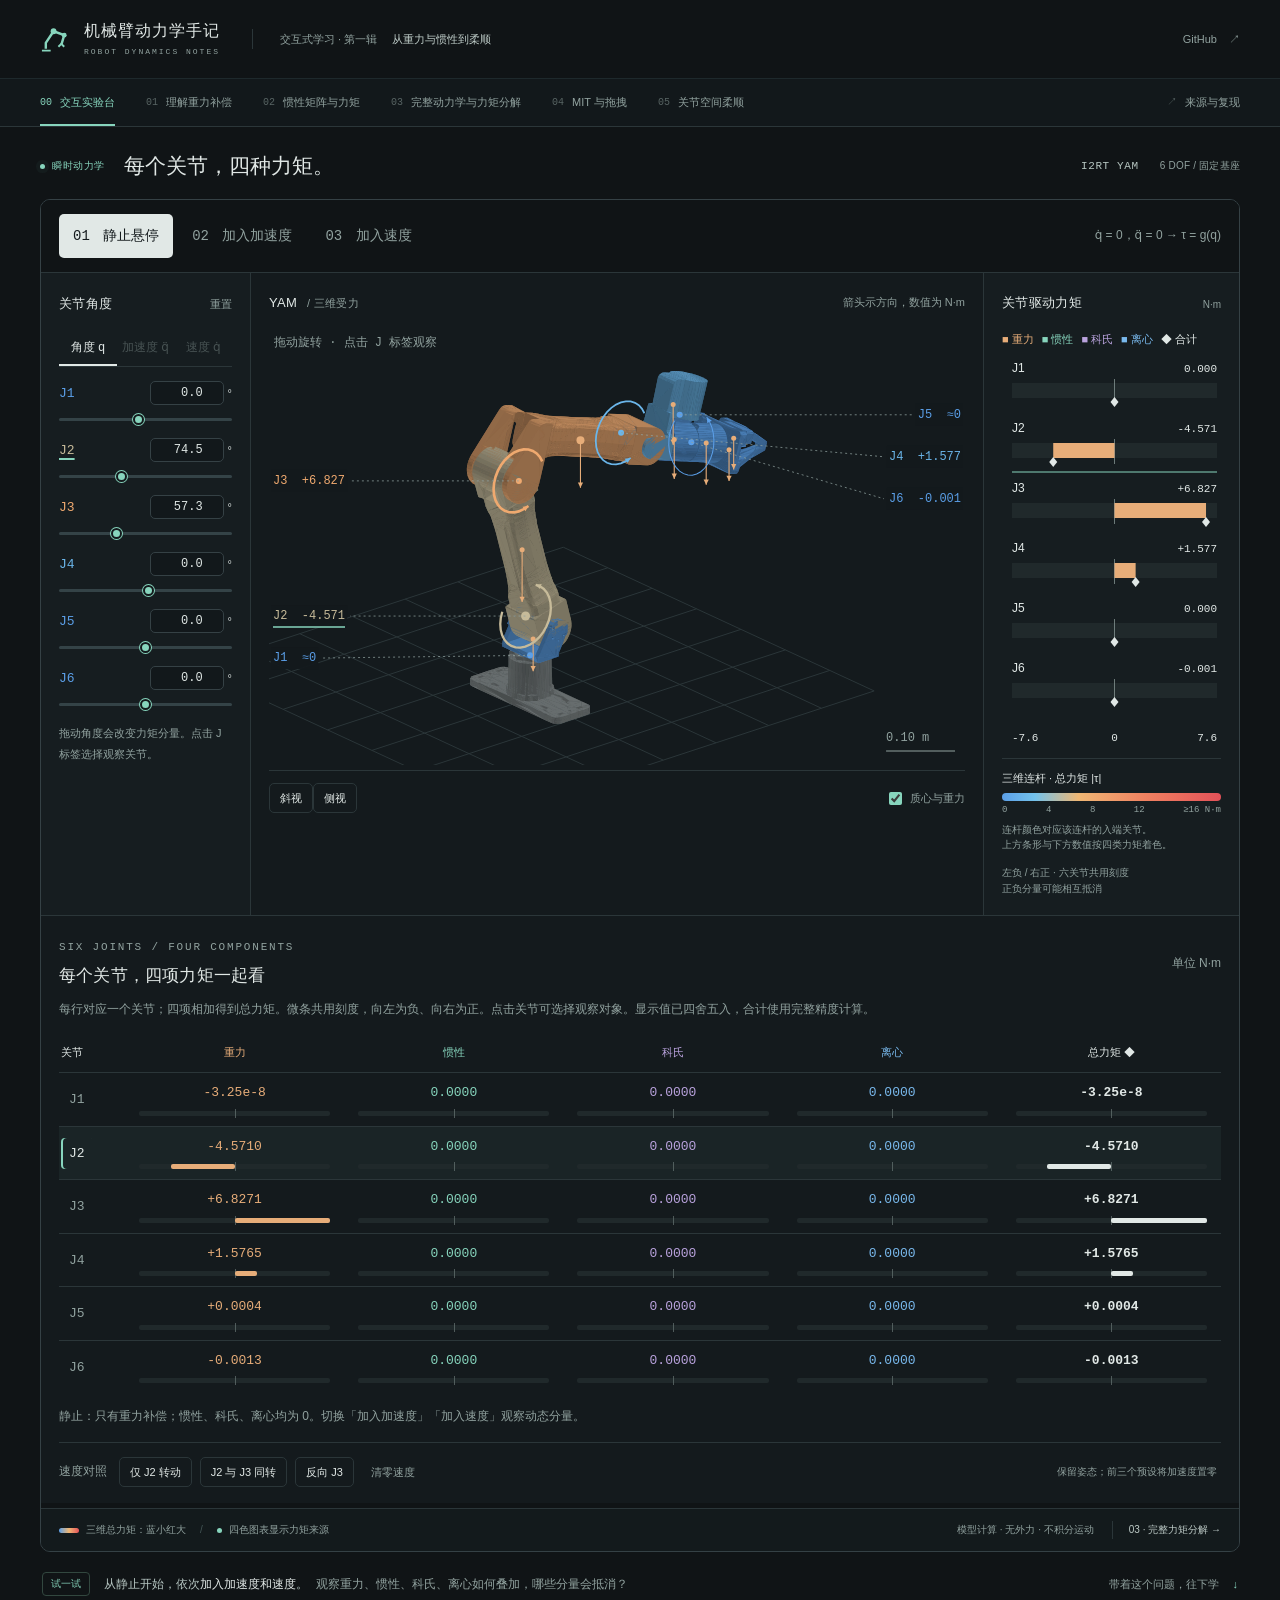
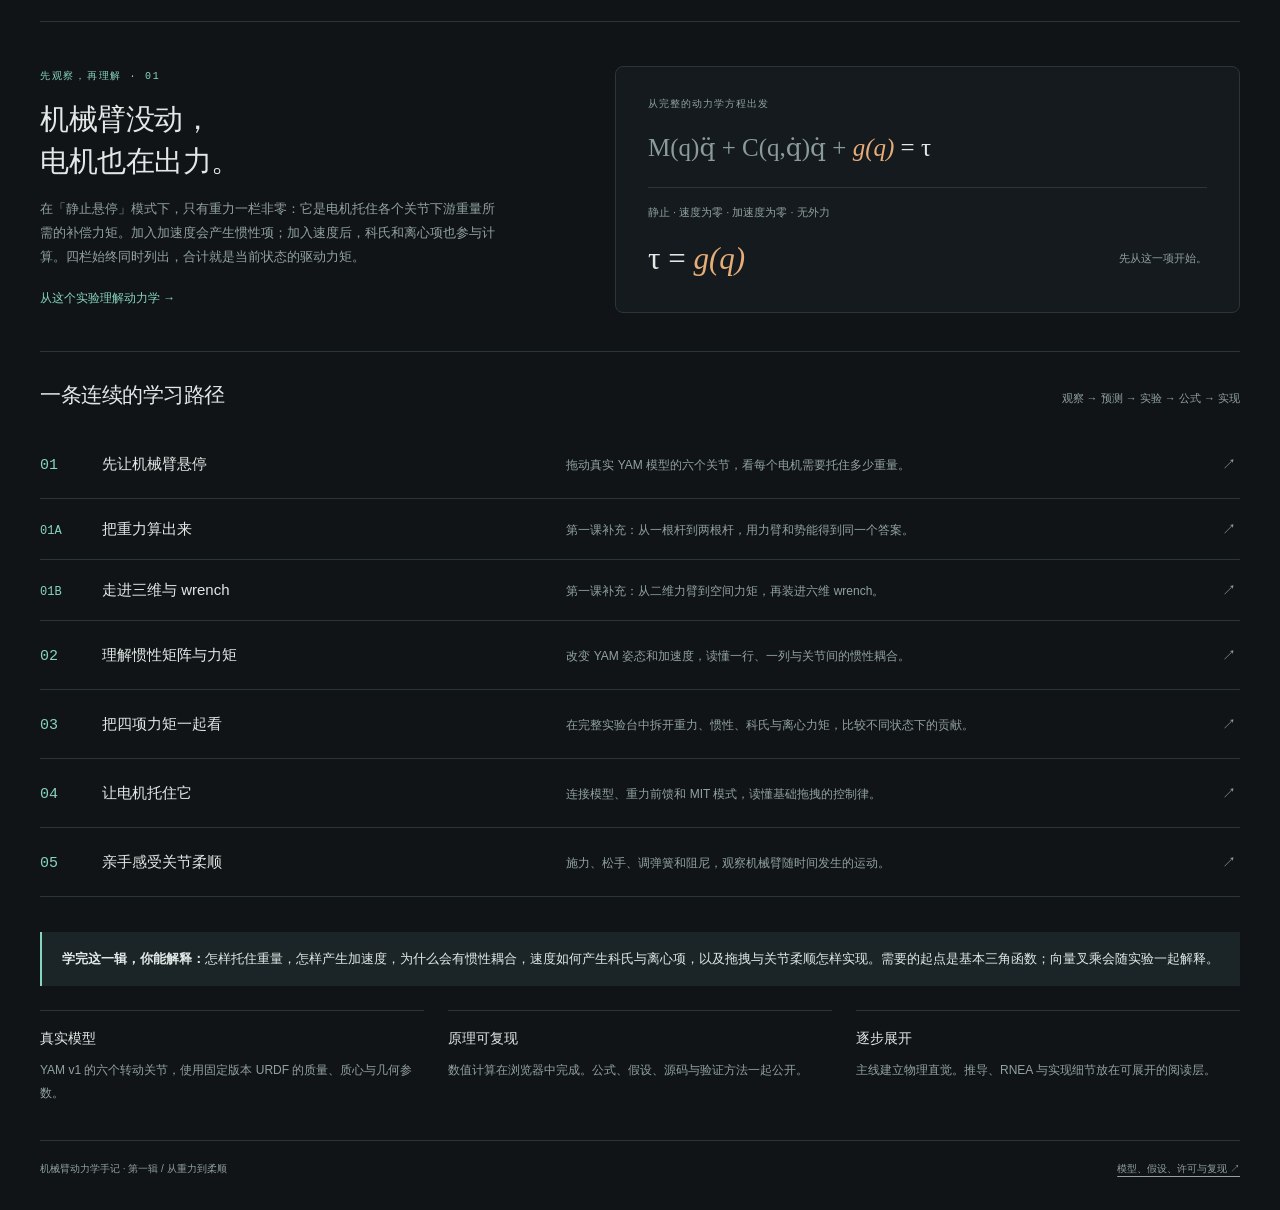
<file: docs/index.html>
<!doctype html>
<html lang="zh-CN">
<head><meta charset="utf-8"><meta name="viewport" content="width=device-width,initial-scale=1"><meta name="theme-color" content="#101416"><meta name="description" content="从机械臂动力学出发，用可交互实验理解重力补偿、惯性矩阵、科氏与离心力矩、三维 wrench、MIT 模式与关节柔顺。"><title>机械臂动力学手记 · 从重力与惯性到柔顺</title><link rel="icon" href="assets/icon.svg" type="image/svg+xml"><link rel="stylesheet" href="assets/site.css"><script defer src="assets/physics.js"></script><script defer src="assets/site.js"></script></head>
<body>
<a class="skip" href="#content">跳到正文</a>
<header class="site-header">
<a href="#start" class="brand"><svg viewBox="0 0 32 32" aria-hidden="true"><path d="M6 26V20L14 8L25 12L22 22" fill="none" stroke="currentColor" stroke-width="2.5" stroke-linejoin="round"/><circle cx="14" cy="8" r="3" fill="currentColor"/><circle cx="25" cy="12" r="2.5" fill="currentColor"/><path d="M2 28H11M19 24L22 21L25 24" fill="none" stroke="currentColor" stroke-width="2"/></svg><span>机械臂动力学手记<small>ROBOT DYNAMICS NOTES</small></span></a>
<div class="header-edition">交互式学习 · 第一辑<span>从重力与惯性到柔顺</span></div>
<a class="header-source" href="https://github.com/linshenghou/robot-dynamics-notes" target="_blank" rel="noreferrer">GitHub <span>↗</span></a><button id="menu-toggle" aria-expanded="false" aria-controls="sidebar">学习目录</button>
</header>
<aside class="sidebar" id="sidebar"><nav aria-label="教程章节">
<a class="nav-link" href="#start" aria-current="page"><span class="num">00</span>交互实验台</a>
<a class="nav-link" href="#gravity"><span class="num">01</span>理解重力补偿</a>
<a class="nav-link" href="#inertia"><span class="num">02</span>惯性矩阵与力矩</a>
<a class="nav-link" href="#dynamics"><span class="num">03</span>完整动力学与力矩分解</a>
<a class="nav-link" href="#mit"><span class="num">04</span>MIT 与拖拽</a>
<a class="nav-link" href="#compliance"><span class="num">05</span>关节空间柔顺</a>
<a class="nav-link nav-source" href="#sources"><span class="num">↗</span>来源与复现</a>
</nav></aside>
<main id="content" tabindex="-1">
<section id="live-lab" aria-labelledby="live-title">
<div class="lab-heading"><div><span class="live-badge"><i></i>瞬时动力学</span><h1 id="live-title">每个关节，四种力矩。</h1></div><div class="lab-meta">I2RT YAM <span>6 DOF / 固定基座</span></div></div>
<div class="workbench-shell"><iframe id="workbench-frame" src="labs/workbench.html?intro=1" title="YAM 机械臂与六关节力矩实验台" style="height:562px"></iframe><div class="workbench-footer"><span><i class="legend-ramp"></i>三维总力矩：蓝小红大 <span class="footer-divider">/</span><i class="legend-dot mint"></i>四色图表显示力矩来源</span><span>模型计算 · 无外力 · 不积分运动 <a href="#dynamics">03 · 完整力矩分解 →</a></span></div></div>
<div class="experiment-prompt"><span class="prompt-index">试一试</span><p>从静止开始，依次<b>加入加速度和速度</b>。<span>观察重力、惯性、科氏、离心如何叠加，哪些分量会抵消？</span></p><button id="begin-learning" type="button">带着这个问题，往下学 <span>↓</span></button></div>
</section>

<article class="page" id="start" data-title="交互实验台">
<section class="first-explanation" aria-labelledby="first-formula-title"><div><div class="kicker">先观察，再理解 · 01</div><h2 id="first-formula-title">机械臂没动，<br>电机也在出力。</h2><p>在「静止悬停」模式下，只有重力一栏非零：它是电机托住各个关节下游重量所需的补偿力矩。加入加速度会产生惯性项；加入速度后，科氏和离心项也参与计算。四栏始终同时列出，合计就是当前状态的驱动力矩。</p><a class="text-link" href="#gravity">从这个实验理解动力学 →</a></div><div class="equation-preview"><div class="equation-caption">从完整的动力学方程出发</div><div class="equation-line"><span class="dim">M(q)q̈ + C(q,q̇)q̇ + </span><em>g(q)</em> = τ</div><div class="equation-condition">静止 · 速度为零 · 加速度为零 · 无外力</div><div class="equation-answer">τ = <em>g(q)</em><span>先从这一项开始。</span></div></div></section>
<div class="section-rule"><h2>一条连续的学习路径</h2><span>观察 → 预测 → 实验 → 公式 → 实现</span></div><div class="chapter-list">
<a class="chapter-row" href="#gravity"><span class="index">01</span><strong>先让机械臂悬停</strong><p>拖动真实 YAM 模型的六个关节，看每个电机需要托住多少重量。</p><span>↗</span></a>
<a class="chapter-row supplement-row" href="#planar"><span class="index">01A</span><strong>把重力算出来</strong><p>第一课补充：从一根杆到两根杆，用力臂和势能得到同一个答案。</p><span>↗</span></a>
<a class="chapter-row supplement-row" href="#wrench"><span class="index">01B</span><strong>走进三维与 wrench</strong><p>第一课补充：从二维力臂到空间力矩，再装进六维 wrench。</p><span>↗</span></a>
<a class="chapter-row" href="#inertia"><span class="index">02</span><strong>理解惯性矩阵与力矩</strong><p>改变 YAM 姿态和加速度，读懂一行、一列与关节间的惯性耦合。</p><span>↗</span></a>
<a class="chapter-row" href="#dynamics"><span class="index">03</span><strong>把四项力矩一起看</strong><p>在完整实验台中拆开重力、惯性、科氏与离心力矩，比较不同状态下的贡献。</p><span>↗</span></a>
<a class="chapter-row" href="#mit"><span class="index">04</span><strong>让电机托住它</strong><p>连接模型、重力前馈和 MIT 模式，读懂基础拖拽的控制律。</p><span>↗</span></a>
<a class="chapter-row" href="#compliance"><span class="index">05</span><strong>亲手感受关节柔顺</strong><p>施力、松手、调弹簧和阻尼，观察机械臂随时间发生的运动。</p><span>↗</span></a>
</div><div class="scope"><strong>学完这一辑，你能解释：</strong>怎样托住重量，怎样产生加速度，为什么会有惯性耦合，速度如何产生科氏与离心项，以及拖拽与关节柔顺怎样实现。需要的起点是基本三角函数；向量叉乘会随实验一起解释。</div><div class="notes-grid"><div class="note"><b>真实模型</b><p>YAM v1 的六个转动关节，使用固定版本 URDF 的质量、质心与几何参数。</p></div><div class="note"><b>原理可复现</b><p>数值计算在浏览器中完成。公式、假设、源码与验证方法一起公开。</p></div><div class="note"><b>逐步展开</b><p>主线建立物理直觉。推导、RNEA 与实现细节放在可展开的阅读层。</p></div></div>
</article>

<article class="page" id="gravity" data-title="先让机械臂悬停" hidden><div class="lesson-divider"><span>01 / 从刚才的观察开始</span></div><h1>这些补偿力矩，是怎么算出来的？</h1><p class="lede">先让所有关节静止。没有外部接触，忽略摩擦与弹性，只留下重力。</p>
<div class="formula big"><span class="ghost">M(q)q̈ + C(q,q̇)q̇ + </span><span class="gravity">g(q)</span> = τ + <span class="ghost">τ<sub>ext</sub></span><small>静止：q̇ = 0，q̈ = 0，无外部接触：τ<sub>ext</sub> = 0 → τ = g(q)</small></div>
<div class="reading"><p>机械臂伸出去时，后面每根连杆的重量都会作用到上游关节。改变角度，质心与关节轴之间的几何关系改变，所需补偿力矩也随之改变。</p><p><strong>试着做：</strong>选择一个下游关节，点击“试转 +30°”，同时比较六个关节的参考力矩、当前力矩和变化量。留意自己的角度没动、补偿却变了的上游关节。</p></div>
<div class="experiment frame-wrap"><div class="experiment-header"><b>实验 01 · YAM 静止悬停</b><a href="labs/gravity.html" target="_blank" rel="noreferrer">独立打开 ↗</a></div><iframe data-src="labs/gravity.html" title="YAM 六关节重力补偿实验" style="height:1150px"></iframe><div class="experiment-footer">这里每次拖动都比较一个新的静止姿态，没有积分运动。青绿色标出输入关节及随动结构，橙色为真实重力。改变输入关节时，会把当前姿态设为新的比较参考；详细计算可在六关节对比下方展开。参数来自模型，不是实机测量。</div></div>
<div class="quiz" data-answer="1" data-explanation="下游关节会移动后续连杆的质心，所以多个上游关节的力矩都可能变化。是否变化、变化多少还取决于各个轴的方向与姿态；竖直轴就是补偿近乎为零的例子。"><div class="quiz-title">先预测，再验证</div><p>保持上游关节的角度不动，只转动下游关节，上游的重力补偿会不会变？</p><div class="quiz-options"><button>不会，只由该关节自己的角度决定</button><button>一般会，因为后续质心移动了</button></div><p class="quiz-feedback" aria-live="polite"></p></div>
<div class="reading"><h2>模型究竟提供了什么？</h2><div class="mini-flow"><span>URDF：质量、局部质心</span><i>→</i><span>正运动学：世界质心</span><i>→</i><span>重力、力臂、关节轴</span><i>→</i><span>各关节的 g(q)</span></div><p>质量、安装方向、负载和重力方向固定后，重力项只随姿态变化。它不需要先计算整个质量矩阵 M(q)。</p><details><summary>展开：本实验的模型与假设</summary><div class="inside">YAM v1，六个转动关节；两指锁定于 URDF 零位置。含夹爪和手指，运动部分质量 4.110856 kg。基座固定，世界 Z 轴向上。不包含额外负载、摩擦、柔性和独立的电机反射转子惯量。显示网格做过简化，惯性与几何计算参数保留原始精度。<a href="#sources">查看模型来源与验证方法</a>。</div></details></div><div class="next"><span>你已经看到了结果。接下来亲手算一次。</span><a href="#planar">01A · 把重力算出来 →</a></div></article>

<article class="page" id="planar" data-title="把重力算出来" hidden><div class="kicker">第一课补充 A / 从一根杆到两根杆</div><h1>重量没有变，<br>变化的是力臂。</h1><p class="lede">从水平线起算角度，逆时针为正。杆先假设没有质量，把质量集中在末端。</p>
<figure class="figure"><img src="assets/gravity-1r.svg" alt="单连杆：向下的重力，水平力臂 ℓ cos q，质点高度 ℓ sin q"><figcaption>同一几何关系，可以从“力臂”或“高度”两个角度理解。</figcaption></figure><div class="reading"><h2>两种算法，一个答案</h2><p>重力向下，关于关节的水平力臂是 ℓ cos q。物理重力矩为负，电机补偿取相反方向。</p></div><div class="formula">g(q) = mg₀ℓ cos q<small>力臂法：重量 × 带符号力臂，g₀ = 9.81 m/s²</small></div><div class="reading"><p>质点的高度是 ℓ sin q，势能 P = mg₀ℓ sin q。缓慢抬起一个小角度时，电机做功 τ dq = dP，因此：</p></div><div class="formula">g(q) = ∂P / ∂q = mg₀ℓ cos q<small>对角度求导使用弧度。均匀杆的质量分布可等效到中点，此时质心距离为 ℓ/2。</small></div>
<h2>再加一个关节</h2><p class="lede">q₂ 相对第一根杆定义，第二根杆相对水平线的角度是 q₁ + q₂。</p><div class="experiment"><div class="experiment-header"><b>实验 02 · 两连杆的势能与补偿力矩</b><span class="small">点质量模型</span></div><div class="experiment-body"><svg id="planar-scene" viewBox="0 0 600 410" role="img" aria-label="双连杆的两个质量与重力作用线"></svg><div class="controls"><label for="p-q1">第一关节 q₁ <output id="p-q1-out"></output></label><input id="p-q1" type="range" min="-70" max="100" step="1" value="30"><label for="p-q2">第二关节 q₂ <output id="p-q2-out"></output></label><input id="p-q2" type="range" min="-100" max="150" step="1" value="35"><label for="p-m2">末端质量 m₂ <output id="p-m2-out"></output></label><input id="p-m2" type="range" min="0.2" max="3" step="0.1" value="1"><div class="sim-readout" id="planar-values"></div><p class="small">m₁ = 1 kg，ℓ₁ = 0.35 m，ℓ₂ = 0.30 m；两杆无质量。势能零点取基座高度。</p><button class="button" id="planar-vertical">第一杆水平，第二杆竖直</button></div></div></div>
<div class="method-intro"><h2>同一份重力，两条计算路径</h2><p>势能法对每个关节角度求偏导；静止的 Newton–Euler 法从末端往基座合并重量和力矩。书中的 <code>GravityForces</code> 通过调用 RNEA 的 <code>InverseDynamics</code> 计算同一个 g(q)。拖动上面的角度，两边当前姿态的结果会同时更新。</p></div>
<div class="method-grid" aria-label="两连杆重力补偿的两种计算方法">
  <section class="method-card energy-method" aria-labelledby="energy-method-title">
    <div class="method-kicker"><span>01</span> 势能法 · 对角度求偏导</div><h3 id="energy-method-title">高度变了多少？</h3>
    <div class="method-step"><small>先写总势能</small><div class="method-math">P(q₁,q₂) =<br><span class="math-continued">g₀[(m₁+m₂)ℓ₁ sin q₁</span><br><span class="math-continued">+ m₂ℓ₂ sin(q₁+q₂)]</span></div></div>
    <div class="method-step"><small>固定 q₂，对 q₁ 求偏导</small><div class="method-math"><span class="math-accent">g₁ = ∂P/∂q₁</span><br>= (m₁+m₂)g₀ℓ₁ cos q₁<br><span class="math-continued">+ m₂g₀ℓ₂ cos(q₁+q₂)</span></div></div>
    <div class="method-step"><small>固定 q₁，对 q₂ 求偏导</small><div class="method-math"><span class="math-accent">g₂ = ∂P/∂q₂</span><br>= m₂g₀ℓ₂ cos(q₁+q₂)</div></div>
    <div class="method-live"><span>当前姿态 · 势能梯度</span><output id="planar-energy-output" aria-live="polite"></output></div>
  </section>
  <section class="method-card ne-method" aria-labelledby="ne-method-title">
    <div class="method-kicker"><span>02</span> Newton–Euler · 静止受力递推</div><h3 id="ne-method-title">重量如何传回基座？</h3>
    <div class="method-direction" aria-label="从末端关节二递推到基座关节一"><span>J2 · 末端</span><b>→ 载荷向上游传递 →</b><span>J1 · 基座</span></div>
    <div class="method-step"><small>先合并竖直向下的载荷大小</small><div class="method-math">F₂ = m₂g₀<br>F₁ = m₁g₀ + F₂</div></div>
    <div class="method-step"><small>再对每个关节取力矩，电机抵消重力</small><div class="method-math"><span class="math-accent">g₂ = F₂ℓ₂ cos(q₁+q₂)</span><br><span class="math-accent">g₁ = F₁ℓ₁ cos q₁ + g₂</span></div></div>
    <p class="method-note">这里的 F₁、F₂ 是向下的重量大小；余弦给出带符号的水平力臂。完整 RNEA 还会向外递推速度与加速度，再向内回传三维 wrench。<a href="https://modernrobotics.northwestern.edu/nu-gm-book-resource/8-3-newton-euler-inverse-dynamics/" target="_blank" rel="noreferrer">Modern Robotics §8.3 ↗</a></p>
    <div class="method-live"><span>当前姿态 · 静止受力递推</span><output id="planar-ne-output" aria-live="polite"></output></div>
  </section>
</div>
<div class="method-conclusion">两种方法得到同一个 <strong>g(q)</strong>：它是电机需要施加的补偿力矩，方向与物理重力矩相反。</div>
<div class="reading"><p>只改变 q₁，两个质量的高度都会变；只改变 q₂，m₁ 的位置不变。因此 ∂P/∂q₂ 里没有 m₁；受力递推里，J2 也只承受 m₂ 的重量。</p>
<details><summary>展开：从点质量到真实连杆，为什么书中用 RNEA？</summary><div class="inside">
<p><strong>势能公式说明答案是什么：</strong>若世界 Z 向上，真实连杆的质心高度给出总势能；其梯度就是静止悬停所需的关节力矩。</p>
<div class="formula">P(q) = ∑<sub>k</sub> m<sub>k</sub>g₀z<sub>c,k</sub>(q)<br>g<sub>j</sub>(q) = ∂P(q) / ∂q<sub>j</sub></div>
<div class="rnea-bridge" aria-labelledby="rnea-bridge-title"><div class="rnea-bridge-heading"><div><span class="method-kicker">把刚才的两连杆，按递推顺序再算一遍</span><h3 id="rnea-bridge-title">二维例子就是静止 RNEA 的骨架</h3></div><span class="small">数值随上方滑块变化</span></div>
<div class="rnea-steps"><div class="rnea-step"><small>01 · 前向：定位力臂</small><p>先用 q₁、q₁+q₂ 算 J2 与 m₂ 在水平方向的位置。</p><div class="rnea-equation">x<sub>J2</sub> = ℓ₁ cos q₁<br>x<sub>m2</sub> = x<sub>J2</sub> + ℓ₂ cos(q₁+q₂)</div><output id="rnea-forward"></output></div>
<div class="rnea-step"><small>02 · 后向：先看末端 J2</small><p>末端重物 m₂ 的重量，对 J2 产生补偿需求。</p><div class="rnea-equation">g₂ = m₂g₀(x<sub>m2</sub> − x<sub>J2</sub>)</div><output id="rnea-j2"></output></div>
<div class="rnea-step"><small>03 · 后向：传回 J1</small><p>搬到 J1 后，m₂ 又多出一段 ℓ₁ 的力臂；再加 m₁。</p><div class="rnea-equation">g₁ = g₂ + (m₁+m₂)g₀x<sub>J2</sub></div><output id="rnea-j1"></output></div></div>
<p class="rnea-bridge-caption">这里显示的是<strong>电机补偿力矩</strong>，符号与真实重力矩相反。第二步已得到网页右侧 Newton–Euler 推导的 g₂；第三步得到同一个 g₁。所谓“后向”，就是先算末端，再把它的重量和转动作用带给上游关节。</p></div>
<p><strong>RNEA 是书中的通用计算过程：</strong>前向求每根连杆的位姿、速度和加速度；后向把各连杆所需的力与力矩汇总到关节，再投影到关节轴。求重力项时设 q̇ = q̈ = 0、末端外部 wrench = 0，并通过虚拟基座加速度 −g<sub>world</sub> 注入重力。</p>
<div class="mini-flow"><span>URDF 质量、质心与当前 q</span><i>→</i><span>前向：连杆状态</span><i>→</i><span>后向：汇总 wrench</span><i>→</i><span>投影：g(q)</span></div>
<div class="formula">g(q) = ID(q, 0, 0, g<sub>world</sub>, 0)<small>ID 表示 Modern Robotics 的 InverseDynamics；这里省略固定的模型参数。世界重力向下，例：g<sub>world</sub> = (0, 0, −9.81) m/s²。</small></div>
<p>同一个 RNEA 入口还可分离出其他动力学量。下面每次调用都保留当前 q、令末端 wrench 为零。每一列质量矩阵用一次单位关节加速度调用求得；速度项则保留 q̇，同时把重力和 q̈ 置零。</p>
<div class="table-scroll"><table class="comparison"><thead><tr><th>想求的量</th><th>给 ID 的输入</th><th>得到的结果</th></tr></thead><tbody><tr><td>重力 g(q)</td><td>q̇ = 0，q̈ = 0，保留 g<sub>world</sub></td><td>ID 的关节力矩输出</td></tr><tr><td>质量矩阵第 j 列</td><td>q̇ = 0，q̈ = e<sub>j</sub>，重力 = 0</td><td>M(q)e<sub>j</sub></td></tr><tr><td>速度项 c(q,q̇)</td><td>保留 q̇，q̈ = 0，重力 = 0</td><td>科氏／离心力矩向量</td></tr></tbody></table></div>
<p>本站 YAM 实验的数值实现把每根连杆的重力作用直接投影并累加到上游关节，<strong>没有实现书中完整的前向／后向 RNEA</strong>；势能的数值梯度只用来独立校验结果。三条路径在这个静止、无接触的模型中得到同一个 g(q)。URDF 的 <code>inertial/mass</code> 和 <code>inertial/origin</code> 提供各连杆质量与局部质心。<a href="https://github.com/NxRLab/ModernRobotics/blob/master/packages/Python/modern_robotics/core.py" target="_blank" rel="noreferrer">核对书中算法代码 ↗</a></p>
</div></details></div>
<div class="quiz" data-answer="0" data-explanation="m₂ 在关节 2 正上方，对关节 2 没有力臂；它仍然在关节 1 右侧，关节 1 依然需要承担它的重量。"><div class="quiz-title">检验你的直觉</div><p>第一杆水平，第二杆竖直向上时，哪个结论成立？</p><div class="quiz-options"><button>g₂ = 0，但 g₁ 不为零</button><button>两个关节的补偿都为零</button></div><p class="quiz-feedback" aria-live="polite"></p></div><div class="next"><span>平面里只有一个转轴方向，三维里怎么表示？</span><a href="#wrench">01B · 走进三维与 wrench →</a></div></article>

<article class="page" id="wrench" data-title="走进三维与 wrench" hidden><div class="kicker">第一课补充 B / 从二维力臂开始</div><h1>一根杆、一股力，<br>它会往哪儿转？</h1><p class="lede">先用二维题热身，再看灰色刚体杆 O→P：把力作用在 P，观察 r、f 和关于 O 的力矩。依次试门、抬高施力点、斜向施力和力沿杆。</p>
<div class="experiment frame-wrap"><div class="experiment-header"><b>实验 03 · 从一股力到六维 wrench</b><a href="labs/wrench.html" target="_blank" rel="noreferrer">独立打开 ↗</a></div><iframe data-src="labs/wrench.html" title="刚体受力与六维 wrench 实验" style="height:1250px"></iframe></div><div class="notes-grid"><div class="note"><b>力 f · N</b><p>一支力箭头在 x、y、z 三根轴上的分量。</p></div><div class="note"><b>力矩 m · N·m</b><p>关于指定参考点的转动作用。方向按右手定则表示转轴。</p></div><div class="note"><b>Wrench · [m; f]</b><p>这六个数把同一个载荷在一个参考点的作用记下来；前三项是力矩，后三项是力。</p></div></div>
<div class="reading"><h2>把图与 Modern Robotics 第 3 章对齐</h2><p>O 是本实验的参考点，P 是施力点；r<sub>OP</sub>、f 与 m<sub>O</sub> 都用同一组固定的右手坐标轴表达。拖动图只改变视角，不会改变这六个数。</p></div><div class="formula">m<sub>O</sub> = r<sub>OP</sub> × f<br>W<sub>O</sub> = [m<sub>O</sub> ; f]<small>三项力矩的单位是 N·m，三项力的单位是 N；r 的单位是 m。<a href="https://modernrobotics.northwestern.edu/nu-gm-book-resource/3-4-wrenches/" target="_blank" rel="noreferrer">Modern Robotics §3.4 ↗</a></small></div><div class="reading"><p>力沿杆时，f 与 r 平行，叉乘为零；这不是“没有力”，而是这股力关于 O 没有转动作用。换一个参考点，力矩分量可能改变。</p><p>等这一股力的六维表示清楚以后，才能看多连杆的 RNEA：它把各连杆需要的力与力矩回传，再投影到关节轴。<a href="https://modernrobotics.northwestern.edu/nu-gm-book-resource/8-3-newton-euler-inverse-dynamics/" target="_blank" rel="noreferrer">Modern Robotics §8.3 ↗</a></p></div><div class="quiz" data-answer="0" data-explanation="原来 r=(0.35,0,0)、f=(0,10,0)，所以只有 m_z 非零。抬高 P 后 r_z&gt;0，而力仍沿 +y，于是 m_x=−r_z f_y 也变成非零。"><div class="quiz-title">先预测，再点“抬高施力点”</div><p>门的例子中，只把 P 抬高，力仍保持 +y 方向。会新增哪个力矩分量？</p><div class="quiz-options"><button>绕 x 轴的 mₓ</button><button>绕 y 轴的 mᵧ</button></div><p class="quiz-feedback" aria-live="polite"></p></div><div class="next"><span>看懂空间力矩后，继续观察加速时的关节力矩。</span><a href="#inertia">02 · 惯性矩阵与关节力矩 →</a></div></article>

<!-- INERTIA_LESSON_START -->
<article class="page" id="inertia" data-title="第二课：惯性矩阵与关节力矩" hidden>
  <div class="lesson-divider"><span>第二课 / 从静止悬停到关节加速</span><a href="#gravity">回看第一课：重力补偿</a></div>
  <h1>重量没有变，<br>加速需要的力矩却变了。</h1>
  <p class="lede">先选“仅 J1 加速”，再把 J1 的加速度调大、调小或反向。接着拖动姿态，观察矩阵和六台电机的力矩。</p>
  <div class="experiment frame-wrap inertia-experiment">
    <div class="experiment-header"><b>实验 02 · YAM 惯性矩阵</b><a href="labs/inertia.html" target="_blank" rel="noreferrer">独立打开 ↗</a></div>
    <iframe data-src="labs/inertia.html?embed=1" title="YAM 惯性矩阵与六关节力矩实验" style="height:1120px"></iframe>
    <div class="experiment-footer">比较给定姿态下的瞬时状态：q̇ = 0，无外力。默认把计算中的重力设为零，只观察惯性项；勾选“加回第一课的重力项”，再看两项之和。力矩弧箭头示转向，大小看数值。</div>
  </div>
  <div class="inertia-observations">
    <div><span>01 / 固定姿态</span><h3>加速度加倍，惯性力矩加倍。</h3><p>在加速度输入中将 J1 从 1 改为 2。M 不变；六个惯性力矩都变为原来的两倍。</p></div>
    <div><span>02 / 改变姿态</span><h3>质量固定，惯性系数改变。</h3><p>保持加速度不变，拖动 J2、J3。注意固定的 4.111 kg 与变化的 M，两者描述的是不同的物理量。</p></div>
    <div><span>03 / 查看耦合</span><h3>加速度为零，也可能需要出力。</h3><p>点“仅 J2 加速”，观察 J3 电机。它要让 q̈₃ 保持零，仍可能需要非零力矩。</p></div>
  </div>
  <div class="reading"><h2>先把第一课和第二课接起来。</h2><p>第一课是在问：机械臂静止时，电机怎样托住重量？第二课是在问：除了托住重量，要实现指定的关节加速度，还需要多少力矩？先在 q̇ = 0 的瞬间把速度相关项置零：</p></div>
  <div class="formula big">τ = <span class="inertia">M(q) q̈</span> + <span class="gravity">g(q)</span><small>无外力 · q̇ = 0；这不是省略速度项后的通用运动控制律</small></div>
  <div class="reading"><p>q̈ = 0 时，惯性项为零，回到 τ = g(q)。q̈ ≠ 0 时，惯性项描述为产生加速度所需的额外力矩。正常的运动轨迹通常还有 q̇ ≠ 0，此时应回到包含 c(q,q̇) 的完整模型。</p></div>
  <h2>一台电机对应一行，一个加速度对应一列。</h2>
  <div class="inertia-meaning">
    <div><span class="method-kicker">看输出 / 第 i 行</span><h3>J1 电机总共需要多少惯性力矩？</h3><div class="method-math">τ<sub>惯性,1</sub> = M<sub>11</sub>q̈₁ + M<sub>12</sub>q̈₂ + ⋯ + M<sub>16</sub>q̈₆</div><p>第一行的六个系数，分别描述六个关节加速对 J1 电机的影响。每项乘完，再相加。</p></div>
    <div><span class="method-kicker">看输入 / 第 j 列</span><h3>只让 J2 加速，会影响哪些电机？</h3><div class="method-math">τ<sub>惯性,i</sub> = M<sub>i2</sub>q̈₂</div><p>其余五个关节加速度设为零。若 q̈₂ = 1 rad/s²，第二列的数值就是六个所需惯性力矩的数值。</p></div>
  </div>
  <div class="reading"><p><strong>惯性耦合描述的是力矩需求。</strong>我们在实验中指定的是完整的六维加速度，包括哪些关节要保持零。其他电机可能需要出力才能满足这个要求；这不等于其他关节一定也产生非零的相对角加速度。</p><p>固定姿态时，矩阵不随加速度改变。多个关节同时加速时，将对应列分别乘以各自的加速度，再逐项相加。一个负的非对角元素，表示正加速度对那台电机贡献负力矩；它不表示连杆具有“负质量”。</p></div>
  <div class="quiz" data-answer="1" data-explanation="q̈₁ = 0 只让第一行的 M₁₁q̈₁ 为零。其他关节的加速度仍可通过 M₁₂、M₁₃ 等系数贡献 J1 的力矩。"><div class="quiz-title">检验你对一行的理解</div><p>指定 q̈₁ = 0，只让 J3 加速，J1 电机的惯性力矩是否一定为零？</p><div class="quiz-options"><button>一定为零，因为 J1 不加速</button><button>不一定，要看 M₁₃q̈₃</button></div><p class="quiz-feedback" aria-live="polite"></p></div>
  <h2>为什么质量不变，M 却会随姿态改变？</h2>
  <div class="reading"><p>先用最容易计算的二维模型：两根无质量杆，肘部放 m₁ = 1 kg，末端放 m₂ = 1.5 kg，杆长分别为 0.4 m、0.3 m。只让 J1 加速，J2 的相对角度保持固定，整组质量一起绕 J1 转。</p><p>此时 J1 的惯性系数就是各点质量的 m r² 之和。末端折回来，离 J1 更近，同样的角加速度需要更小的力矩。</p></div>
  <div class="inertia-geometry"><figure><img src="assets/inertia-2r-extended.svg" alt="两杆展开时末端距离 J1 为 0.7 米，M11 为 0.895 kg·m²" width="420" height="270"><figcaption>展开：相同的质量，离转轴更远。</figcaption></figure><figure><img src="assets/inertia-2r-folded.svg" alt="第二杆折成九十度时末端距离 J1 为 0.5 米，M11 为 0.535 kg·m²" width="420" height="270"><figcaption>弯折：质量不变，绕 J1 的惯性减小。</figcaption></figure></div>
  <div class="formula">M<sub>11</sub> = m₁ℓ₁² + m₂r₂²<br>r₂² = ℓ₁² + ℓ₂² + 2ℓ₁ℓ₂ cos q₂<small>在这个点质量模型中，q̈₂ = 0 时 τ₁ = M₁₁q̈₁</small></div>
  <div class="reading"><p>展开时 r₂ = 0.7 m，M₁₁ = 0.895 kg·m²；折到 90° 时 r₂ = 0.5 m，M₁₁ = 0.535 kg·m²。总质量始终是 2.5 kg，但它们到转轴的距离不同。</p><details><summary>展开：这个二维模型完整的 2 × 2 惯性矩阵</summary><div class="inside"><div class="formula">M<sub>11</sub> = (m₁ + m₂)ℓ₁² + m₂ℓ₂² + 2m₂ℓ₁ℓ₂ cos q₂<br>M<sub>12</sub> = M<sub>21</sub> = m₂ℓ₂² + m₂ℓ₁ℓ₂ cos q₂<br>M<sub>22</sub> = m₂ℓ₂²</div><p>第二个关节改变的是第二杆相对第一杆的转动，因此 M₂₂ 只包含末端质量绕 J2 的惯性。M₁₂ 和 M₂₁ 描述两种关节运动的耦合。这里两个关节都是旋转关节，矩阵元素的单位均为 kg·m²。</p></div></details></div>
  <h2>回到 YAM：每根真实连杆还有自己的转动惯量。</h2>
  <div class="reading"><p>真实连杆不是一个点。既要让质心加速，也要让连杆绕质心转动。URDF 的质量和 3 × 3 连杆惯量，与整个机器人在关节空间中的 6 × 6 矩阵 M 是不同层次的量。</p><div class="mini-flow"><span>URDF：质量、质心、连杆惯量</span><i>→</i><span>姿态 q：质心位置与关节轴</span><i>→</i><span>各连杆平移、转动贡献</span><i>→</i><span>整臂的 M(q)</span></div><p>回到实验，展开“这个惯性系数来自哪些连杆”。每根连杆贡献的平移部分和转动部分相加，再将所有连杆相加，就是当前选中的矩阵元素。</p><details><summary>展开：数学形式、RNEA 与本项目的实现</summary><div class="inside"><p>用每根连杆质心的线速度雅可比 J<sub>v,k</sub>、角速度雅可比 J<sub>ω,k</sub>，以及表达在同一世界坐标系中的质心惯量 I<sub>k</sub><sup>world</sup>：</p><div class="formula">M(q) = ∑<sub>k</sub> [m<sub>k</sub>J<sub>v,k</sub><sup>T</sup>J<sub>v,k</sub> + J<sub>ω,k</sub><sup>T</sup>I<sub>k</sub><sup>world</sup>J<sub>ω,k</sub>]</div><p>这也说明了惯性矩阵为什么对称，并且有效的独立关节模型下，任意非零关节速度的动能 T = ½q̇<sup>T</sup>Mq̇ 为正。每根连杆的本体参数保持固定，但雅可比和表达在世界系中的惯量随姿态改变。</p><p>Modern Robotics 的逆动力学接口还提供另一条计算路径。依次只给关节 j 单位加速度，并把速度、计算重力与末端外部 wrench 设为零：</p><div class="formula">M<sub>:j</sub>(q) = ID(q, 0, e<sub>j</sub>, 0, 0)<br>M(q)q̈ = ID(q, 0, q̈, 0, 0)<small>eⱼ 的第 j 个分量为 1，其余为零；省略固定模型参数</small></div><p>书中的 ID 使用递归牛顿—欧拉算法（RNEA）。直接计算所需力矩时，可以不先显式构造全部 M。本实验用质心雅可比构造 M，并以项目中独立的世界坐标牛顿—欧拉力／力矩投影计算核对；后者不是书中那段递归实现。</p><p><a href="https://modernrobotics.northwestern.edu/nu-gm-book-resource/8-1-3-understanding-the-mass-matrix/" target="_blank" rel="noreferrer">Modern Robotics §8.1.3：Understanding the Mass Matrix ↗</a> · <a href="https://modernrobotics.northwestern.edu/nu-gm-book-resource/8-3-newton-euler-inverse-dynamics/" target="_blank" rel="noreferrer">§8.3：Newton–Euler Inverse Dynamics ↗</a></p></div></details></div>
  <h2>加回重力，看看两种力矩怎样相加。</h2>
  <div class="reading"><p>在实验中保持姿态和加速度不变，勾选“加回第一课的重力项”。M 与惯性力矩保持原值，每台电机再加上自己的 g(q)。两项可能同号相加，也可能反号抵消。</p><p>再点击“加速度归零”：惯性项消失，六台电机只留下重力补偿。这时你看到的，就是第一课的静止悬停。</p></div>
  <div class="quiz" data-answer="0" data-explanation="固定 q 后，M 和 g 都不变。加速度加倍只让 Mq̈ 加倍，因此总力矩变为 2Mq̈ + g，通常不是原来总力矩的两倍。"><div class="quiz-title">区分“惯性力矩”和“电机总力矩”</div><p>加回重力后，固定姿态，将所有关节加速度加倍，会怎样？</p><div class="quiz-options"><button>惯性项加倍，重力项保持不变</button><button>惯性项和重力项都加倍</button></div><p class="quiz-feedback" aria-live="polite"></p></div>
  <div class="reading"><h2>这对基础力矩控制意味着什么？</h2><p>重力前馈负责托住重量。启动、停止、改变运动速度时，还要产生惯性力矩；即使运动速度很小，突然启动也可能有明显的加速度。只补偿重力的控制器仍可通过反馈产生动态力矩，但惯性不会因此消失。</p><p>我们现在能分别阅读 g(q) 和 M(q)q̈，也能在 q̇ = 0 的瞬间把它们相加。速度相关项、完整轨迹跟踪和任务空间惯性，会在后续课程中展开。</p></div>
  <div class="next"><span>重力和惯性已经清楚。接着加入速度，把四项力矩一起看。</span><a href="#dynamics">03 · 完整动力学与力矩分解 →</a></div>
</article>
<!-- INERTIA_LESSON_END -->

<!-- DYNAMICS_LESSON_START -->
<article class="page" id="dynamics" data-title="完整动力学与力矩分解" hidden>
  <div class="lesson-divider"><span>03 / 把四项力矩放在一起</span><a href="#inertia">回看 02：惯性矩阵与关节力矩</a></div>
  <h1>把每个关节的力矩拆开看。</h1>
  <p class="lede">现在加入关节速度，同时观察六台电机的重力、惯性、科氏与离心力矩。它们分别有多大，又怎样合成总力矩？</p>
  <div class="formula big">τ = <span class="inertia">M(q) q̈</span> + <span class="coriolis">c<sub>cor</sub>(q, q̇)</span> + <span class="centrifugal">c<sub>cen</sub>(q, q̇)</span> + <span class="gravity">g(q)</span><small>固定基座 · 无外部接触、摩擦或柔性 · 各项均为六维关节驱动力矩</small></div>
  <div class="notes-grid">
    <div class="note"><b>01 · 静止悬停</b><p>速度与加速度都为零，只留下 g。先改变姿态，看重力补偿如何变化。</p></div>
    <div class="note"><b>02 · 加入加速度</b><p>保持速度为零，编辑 q̈。观察 Mq̈ 如何与重力同号相加或反号抵消。</p></div>
    <div class="note"><b>03 · 加入速度</b><p>编辑 q̇，让科氏、离心项出现。点击关节选中输出，再点公式展开计算来源。</p></div>
  </div>
  <div class="experiment frame-wrap dynamics-experiment">
    <div class="experiment-header"><b>实验 · YAM 完整动力学力矩分解</b><a href="labs/workbench.html" target="_blank" rel="noreferrer">独立打开 ↗</a></div>
    <iframe id="dynamics-frame" data-src="labs/workbench.html" title="YAM 完整动力学力矩分解实验" style="height:2400px"></iframe>
    <div class="experiment-footer">每次输入指定一个瞬时状态，不会积分成运动轨迹。四类颜色表示力矩来源；三维箭头与数字显示各关节总力矩，连杆高亮帮助定位所选关节对应的结构。数值来自模型预测。</div>
  </div>
  <div class="reading">
    <h2>速度的平方，与两个速度的交叉。</h2>
    <p>本课按关节坐标中的速度乘积拆分：q̇<sub>j</sub>² 归入离心项，q̇<sub>j</sub>q̇<sub>k</sub>（j &lt; k）归入科氏项。一个关节转动时，科氏项为零；两个关节同时转动，才可能出现交叉项。这里显示电机所需的驱动力矩，符号遵循关节轴右手定则。</p>
    <div class="scope"><strong>先看正负，再看大小。</strong>四项有符号相加，较大的分量可能相互抵消。总力矩很小时，不要把分量除以这个净值当作“占比”。</div>
    <h2>试一个惯性项更明显的姿态。</h2>
    <p>选择“加入加速度”，在角度栏手动设置 <code>q = [0°, 90°, 165°, 0°, 0°, 0°]</code>；再将加速度设为 <code>q̈ = [0, 1, 0, 0, 0, 0] rad/s²</code>。此模式的速度为零，比较 J2、J3 的重力与惯性栏。</p>
    <div class="table-scroll"><table class="comparison"><caption>指定示例的参考值 / N·m（非实时读数，四舍五入）</caption><thead><tr><th scope="col">关节</th><th scope="col">重力 g</th><th scope="col">惯性 Mq̈</th></tr></thead><tbody><tr><th scope="row">J2</th><td>−0.0581</td><td>+0.8156</td></tr><tr><th scope="row">J3</th><td>+0.0562</td><td>−0.4155</td></tr></tbody></table></div>
    <details>
      <summary>再试一个科氏、离心项都明显的状态</summary>
      <div class="inside"><p>保留上述姿态，选择“加入速度”。手动把六个加速度全部置零，再设置 <code>q̇ = [2, 2, −2, −2, −2, −2] rad/s</code>。</p><div class="table-scroll"><table class="comparison"><caption>指定示例的参考值 / N·m（非实时读数，四舍五入）</caption><thead><tr><th scope="col">关节</th><th scope="col">科氏 c<sub>cor</sub></th><th scope="col">离心 c<sub>cen</sub></th></tr></thead><tbody><tr><th scope="row">J2</th><td>−0.4073</td><td>−0.2257</td></tr><tr><th scope="row">J3</th><td>+0.2196</td><td>+0.1078</td></tr></tbody></table></div><p>惯性项此时为零；总力矩仍需加上该姿态下的重力。展开速度项，查看具体连杆及速度乘积的贡献。</p></div>
    </details>
  </div>
  <div class="quiz" data-answer="1" data-explanation="固定 q 与 q̈ 后，M、g 和惯性项都不变。平方项与交叉项都含两个速度因子，因此全部速度乘 2 时，科氏与离心项各乘 4；总力矩通常不会整体乘 4。"><div class="quiz-title">检验速度项的尺度</div><p>保持姿态与加速度不变，将所有关节速度同时翻倍，会怎样？</p><div class="quiz-options"><button>科氏、离心项都变为原来的 2 倍</button><button>科氏、离心项都变为原来的 4 倍</button><button>所有分量和总力矩都变为原来的 4 倍</button></div><p class="quiz-feedback" aria-live="polite"></p></div>
  <div class="next"><span>能拆开模型力矩后，再把它接到电机的前馈与反馈控制。</span><a href="#mit">04 · MIT 与拖拽 →</a></div>
</article>
<!-- DYNAMICS_LESSON_END -->

<article class="page" id="mit" data-title="让电机托住它" hidden><div class="kicker">04 / 从模型到控制</div><h1>模型负责算，<br>电机负责出力。</h1><p class="lede">MIT 模式常见的接口是位置、速度、两个增益和前馈力矩。具体单位、量程与正方向需遵循对应驱动器定义。</p><div class="formula big">τ = <span class="gravity">K<sub>p</sub>(q<sub>d</sub> − q)</span> + K<sub>d</sub>(q̇<sub>d</sub> − q̇) + <span class="force">τ<sub>ff</sub></span><small>这里用关节侧一致单位理解。MIT 模式不会自行读取 URDF 并计算整条机械臂的重力。</small></div><div class="reading"><p>上位机读取当前实际 q，计算 ĝ(q)，把结果作为前馈力矩发送。电机端同时执行位置、速度误差反馈。下面忽略摩擦补偿，先看最基础的形式。</p><div class="mini-flow"><span>编码器：q、q̇</span><i>→</i><span>上位机：ĝ(q)</span><i>→</i><span>MIT：PD + 前馈</span><i>→</i><span>机械臂运动</span></div></div>
<div class="table-scroll"><table class="comparison"><thead><tr><th>模式</th><th>Kp / Kd</th><th>目标</th><th>行为</th></tr></thead><tbody><tr><td>拖拽</td><td>Kp = 0，Kd 适量</td><td>q̇d = 0</td><td>托住重量，允许人手推动，提供阻尼</td></tr><tr><td>保持姿态</td><td>Kp &gt; 0，Kd &gt; 0</td><td>固定 qd，q̇d = 0</td><td>受力偏离后，产生拉回目标的力矩</td></tr><tr><td>轨迹跟踪</td><td>Kp &gt; 0，Kd &gt; 0</td><td>随时间更新 qd、q̇d</td><td>跟随规划轨迹</td></tr></tbody></table></div>
<div class="reading"><h2>拖拽模式的力矩从哪里来？</h2><div class="formula">τ<sub>motor</sub> = ĝ(q) − Dq̇</div><p>假设补偿准确，忽略摩擦，代入真实动力学后：</p><div class="formula">M(q)q̈ + C(q,q̇)q̇ + Dq̇ = τ<sub>hand</sub></div><p>电机托住重量，惯性和速度相关作用仍然存在。人手通过机械结构直接施力，基础拖拽不要求先测到手的外力。另一条实现路径是测量或估计外力，再由导纳模型生成运动指令。</p><div class="scope"><strong>低速 ≠ 低加速度。</strong>慢速、平滑运动时可以先不显式补偿惯性与科氏／离心项；突然启动或停止仍会产生惯性力矩。相同平滑轨迹用两倍时间完成，两类动态项均缩小到约 1/4，重力保持不变。</div><details><summary>展开：对照 I2RT/YAM 的实际实现</summary><div class="inside"><p>固定版本源码中，<code>_compute_gravity_compensation()</code> 调用 MuJoCo 逆动力学，并将速度、加速度输入设为零；<code>enter_gravity_comp_idle()</code> 清零活动指令后设置拖拽用 kd。更新循环还可加入摩擦补偿和逐关节重力比例。</p><p>传入算法的零速度用于提取重力项，实际机械臂此时可以正在运动。对应来源见<a href="#sources">资料页</a>。</p></div></details></div><div class="quiz" data-answer="0" data-explanation="Kp = 0 只去掉了位置弹簧。没有重力前馈时，电机阻尼在静止时为零，不能托住一般姿态下的重量。"><div class="quiz-title">把“模式”与“模型”分开</div><p>只设置 Kp = 0、Kd &gt; 0，不发送重力前馈，会怎样？</p><div class="quiz-options"><button>有阻尼，但通常还需要人手承担重量</button><button>机械臂会自动抵消重力</button></div><p class="quiz-feedback" aria-live="polite"></p></div><div class="next"><span>改变控制律之后，运动会发生什么变化？</span><a href="#compliance">05 · 亲手感受关节柔顺 →</a></div></article>

<article class="page" id="compliance" data-title="亲手感受关节柔顺" hidden><div class="kicker">05 / 让公式随时间运动</div><h1>推一下，松开。<br>这次会发生什么？</h1><p class="lede">给同一个关节切换四种控制律。观察位置、速度与电机力矩，理解“能托住”“能停下”和“会回弹”的区别。</p><div class="experiment" id="sim-lab"><div class="experiment-header"><b>实验 04 · 单关节动态实验</b><span class="small">保留真实惯性 · 数值积分</span></div><div class="mode-tabs" aria-label="控制模式"><button class="button" data-mode="off" aria-pressed="false">① 无电机力矩</button><button class="button" data-mode="gravity" aria-pressed="false">② 仅重力补偿</button><button class="button" data-mode="drag" aria-pressed="false">③ 补偿＋阻尼</button><button class="button active" data-mode="hold" aria-pressed="true">④ 补偿＋PD</button></div><div class="experiment-body"><div><svg id="sim-scene" viewBox="0 0 580 400" role="img" aria-label="单关节摆杆与目标角度，显示当前运动"></svg><div class="inline-actions"><button class="button primary" id="sim-run">开始运行</button><button class="button" id="sim-reset">复位</button><button class="button" id="sim-push">施加 +1 N·m</button><button class="button" id="sim-release">松手</button><button class="button" id="sim-coast">给初速度 0.8 rad/s</button></div><p class="sim-caption" id="sim-caption"></p></div><div class="controls"><label for="s-kp">位置刚度 Kp <output id="s-kp-out"></output></label><input id="s-kp" type="range" min="0" max="30" step="1" value="10"><label for="s-kd">速度阻尼 Kd <output id="s-kd-out"></output></label><input id="s-kd" type="range" min="0" max="3" step="0.05" value="0.7"><label for="s-target">目标角度 qd <output id="s-target-out"></output></label><input id="s-target" type="range" min="-60" max="100" step="1" value="25"><label for="s-external">人手外力矩 <output id="s-external-out"></output></label><input id="s-external" type="range" min="-2" max="2" step="0.1" value="0"><details><summary>模型偏差与摩擦</summary><label for="s-ratio">重力补偿比例 <output id="s-ratio-out"></output></label><input id="s-ratio" type="range" min="0.8" max="1.2" step="0.01" value="1"><label for="s-friction">摩擦幅值 <output id="s-friction-out"></output></label><input id="s-friction" type="range" min="0" max="0.5" step="0.01" value="0"><p class="small">使用平滑库仑摩擦 τf = f₀ tanh(q̇ / 0.03)。它不模拟严格的静摩擦停滞。</p></details><div class="sim-readout" id="sim-law"></div></div></div><div class="sim-stats"><div class="stat"><small>当前角度 / °</small><output id="sim-q">25.0</output></div><div class="stat"><small>速度 / rad·s⁻¹</small><output id="sim-v">0.00</output></div><div class="stat"><small>电机力矩 / N·m</small><output id="sim-tau">0.00</output></div><div class="stat"><small>重力补偿需求 / N·m</small><output id="sim-g">0.00</output></div></div><canvas class="chart" id="sim-chart" role="img" aria-label="最近八秒的关节角度曲线，虚线为 PD 目标"></canvas><div class="experiment-footer">m = 2 kg，ℓ = 0.35 m，杆无质量，末端点质量，I = mℓ² = 0.245 kg·m²。角度从水平线逆时针起算。切换模式会复位并暂停；参数为教学值。此理想模型无关节限位、碰撞或电机饱和，不连接硬件。</div></div>
<div class="reading"><h2>按这个顺序，做四次实验</h2><ol><li>选择“无电机力矩”，开始运行：观察重力如何让杆落下。</li><li>选择“仅重力补偿”：先观察静止，再点“给初速度”。重量被抵消，已有运动仍然存在。</li><li>选择“补偿＋阻尼”，施力后松手：关节逐渐停下，没有拉回旧位置的弹簧。</li><li>选择“补偿＋PD”，施力后松手：关节偏离目标，然后回到目标附近。减小 Kp，看看同样的力矩能推开多远。</li></ol></div><div class="formula">τ<sub>motor</sub> = ĝ(q) + K<sub>p</sub>(q<sub>d</sub> − q) − K<sub>d</sub>q̇<small>目标速度为零。静态、精确补偿且无摩擦时：τ<sub>hand</sub> = K<sub>p</sub>(q − q<sub>d</sub>)。</small></div><div class="reading"><p>例如 Kp = 10 N·m/rad，持续施加 1 N·m，理想静态偏移是 0.1 rad，约 5.73°。Kd 改变到达平衡的过程，不改变这个静态偏移。</p><details><summary>展开：实验实际积分的是什么？</summary><div class="inside"><div class="formula">I q̈ = τ<sub>motor</sub> + τ<sub>hand</sub> − mg₀ℓ cos q − τ<sub>f</sub></div><p>这是点质量摆杆的完整运动方程。使用四阶 Runge–Kutta 积分，子步长不大于 1/240 s。控制器只选择补偿部分项，真实模型里的惯性一直保留。</p><pre>motor = gravity_feedforward + position_feedback + damping
acceleration = (motor + hand - gravity - friction) / inertia
state = rk4_step(state, acceleration, dt)</pre><p>基本模式下摩擦设为零、重力比例为 1。把补偿比例改成 0.9，再看拖拽模式，会看到残余重力造成漂移。</p></div></details><div class="scope"><strong>目前得到的是关节空间柔顺。</strong>多个关节组成机械臂后，末端的方向性手感还取决于姿态与 Jacobian。基础拖拽没有位置弹簧，并不保证松手后毫米级锁定位置。任务空间阻抗可以作为下一辑。</div></div><div class="quiz" data-answer="1" data-explanation="理想静态平衡时速度为零，阻尼项消失。固定 Kp 与外力矩，改变 Kd 主要改变瞬态过程。"><div class="quiz-title">最后一个预测</div><p>保持 Kp 和外力矩不变，增大 Kd，会改变理想静态偏移吗？</p><div class="quiz-options"><button>会，Kd 越大偏移越小</button><button>不会，主要改变过渡过程</button></div><p class="quiz-feedback" aria-live="polite"></p></div><div class="next"><span>从观察力矩，到理解拖拽与柔顺，第一辑到这里完成。</span><a href="#sources">查看约定、来源与复现 →</a></div></article>

<article class="page" id="sources" data-title="约定、来源与复现" hidden><div class="kicker">附录 / 可检查，也可复现</div><h1>把依据也放在这里。</h1><p class="lede">这是一份独立编写的入门教程，学习顺序参考 Modern Robotics，并使用 I2RT 的公开机器人模型。图示与交互页面由本项目制作。</p><h2>符号与约定</h2><div class="table-scroll"><table class="comparison"><thead><tr><th>符号</th><th>含义</th><th>约定与单位</th></tr></thead><tbody><tr><td>q、q̇、q̈</td><td>关节角、角速度、角加速度</td><td>计算使用 rad、rad/s、rad/s²；角度滑块可显示 °</td></tr><tr><td>M(q)</td><td>整臂的关节空间惯性矩阵</td><td>本例六个旋转关节：6 × 6，元素单位 kg·m²</td></tr><tr><td>g₀、g(q)</td><td>重力加速度大小、关节重力补偿向量</td><td>g₀ = 9.81 m/s²；g(q) 单位 N·m</td></tr><tr><td>τext</td><td>环境施加到机器人的广义力</td><td>Mq̈ + Cq̇ + g = τmotor + τext；摩擦另计</td></tr><tr><td>f、n、W</td><td>力、关于参考点的力矩、wrench</td><td>W = [n; f]，前三项 N·m，后三项 N；参考点与坐标轴要明确</td></tr><tr><td>Kp、Kd</td><td>关节位置刚度、速度阻尼</td><td>N·m/rad、N·m·s/rad；接口需确认关节侧或电机侧单位</td></tr></tbody></table></div><p>二维示例角度从水平线起算、逆时针为正；YAM 实验使用 URDF 自己的关节轴与零位。三维实验取右手世界坐标系，Z 向上。重力矩与补偿力矩的符号相反。</p>
<h2>阅读与模型来源</h2><ol class="source-list"><li><div><a href="https://hades.mech.northwestern.edu/images/7/7f/MR.pdf" target="_blank" rel="noreferrer">Modern Robotics — Lynch &amp; Park</a><p>§8.1.1–8.1.2：势能与重力项；§8.1.3：惯性矩阵；§8.3：递归牛顿—欧拉算法；§8.9：驱动、传动与摩擦。本站没有重新分发书籍 PDF。</p></div></li><li><div><a href="https://modernrobotics.northwestern.edu/nu-gm-book-resource/3-4-wrenches/" target="_blank" rel="noreferrer">Modern Robotics §3.4：Wrenches</a><p>力旋量、参考坐标系及其变换。</p></div></li><li><div><a href="https://github.com/NxRLab/ModernRobotics/blob/master/packages/Python/modern_robotics/core.py" target="_blank" rel="noreferrer">Modern Robotics 官方算法实现</a><p>InverseDynamics、GravityForces、MassMatrix；用于理解计算路径。本站数值实验采用项目内的 JavaScript 实现。</p></div></li><li><div><a href="https://github.com/i2rt-robotics/i2rt/blob/120c3c81400171174604e503943f8d1ebc891058/i2rt/robot_models/arm/yam/v1/yam.urdf" target="_blank" rel="noreferrer">I2RT YAM v1 URDF · 固定版本 120c3c8</a><p>模型参数与简化显示网格源自 I2RT，保留上游 MIT 许可。<a href="downloads/yam.urdf">下载原始 URDF</a> · <a href="downloads/I2RT-LICENSE">上游许可</a>。URDF 中的 mesh 路径需配合上游资源使用。</p></div></li><li><div><a href="https://github.com/i2rt-robotics/i2rt/blob/120c3c81400171174604e503943f8d1ebc891058/i2rt/robots/motor_chain_robot.py" target="_blank" rel="noreferrer">I2RT/YAM 控制实现</a><p>重力补偿、MIT 指令与拖拽增益。控制路径说明限定于此版本；本教程不提供实机启动程序。</p></div></li></ol>
<h2>数值正确性怎样检查？</h2><div class="reading"><ul><li>YAM 重力：力矩计算与势能中心差分梯度相互核对，另检查下游总质心等效与关节轴投影。</li><li>YAM 惯性：质心雅可比矩阵与独立牛顿—欧拉逆动力学交叉验证，检查单位加速度列、对称性、正定性和惯性加重力的力矩合成。</li><li>二维解析模型：解析重力与势能数值导数交叉验证；惯性矩阵与点质量动能交叉验证。</li><li>单关节动态模型：检查自由摆能量、重力抵消后的匀速运动、阻尼指数衰减与受力后的静态偏移。</li><li>网页：检查章节深链接、滑块、模式切换、离线资源、移动端布局与项目子路径。</li></ul><p>这些是软件与模型的一致性验证，不能替代真实机器人参数辨识或实机性能评估。复现命令与文件位置在 <a href="downloads/README.md">项目说明</a>中。</p></div>
<h2>开源与贡献</h2><p>原创程序采用 <a href="downloads/LICENSE">MIT</a> 许可；原创教程文字和图示采用 <a href="https://creativecommons.org/licenses/by/4.0/deed.zh-hans" target="_blank" rel="noreferrer">CC BY 4.0</a>，署名“机械臂动力学手记 / Robot Dynamics Notes contributors”，转载请附来源并注明修改。I2RT 模型适用自己的原始许可。</p><p>欢迎贡献公式纠错、实验改进、无障碍支持和翻译。提交问题时，请附上章节、实验参数、预期现象和实际结果。可通过 <a href="https://github.com/linshenghou/robot-dynamics-notes/issues" target="_blank" rel="noreferrer">GitHub Issues</a> 反馈，或向 <a href="https://github.com/linshenghou/robot-dynamics-notes" target="_blank" rel="noreferrer">公开仓库</a> 提交 Pull Request。</p><div class="scope"><strong>后续方向：</strong>速度相关项 → 完整轨迹跟踪 → 末端方向性柔顺 → 任务空间阻抗。第二课已经加入关节惯性矩阵与耦合。</div><div class="next"><span>重新观察一次，看看你的预测是否改变。</span><a href="#start">回到交互实验台 →</a></div></article>
<footer class="site-footer"><span>机械臂动力学手记 · 第一辑 / 从重力到柔顺</span><a href="#sources">模型、假设、许可与复现 ↗</a></footer>
</main><noscript><p style="padding:30px">交互教程需要 JavaScript。你仍可查看下载的源码与静态图示。</p></noscript></body></html>
</file>
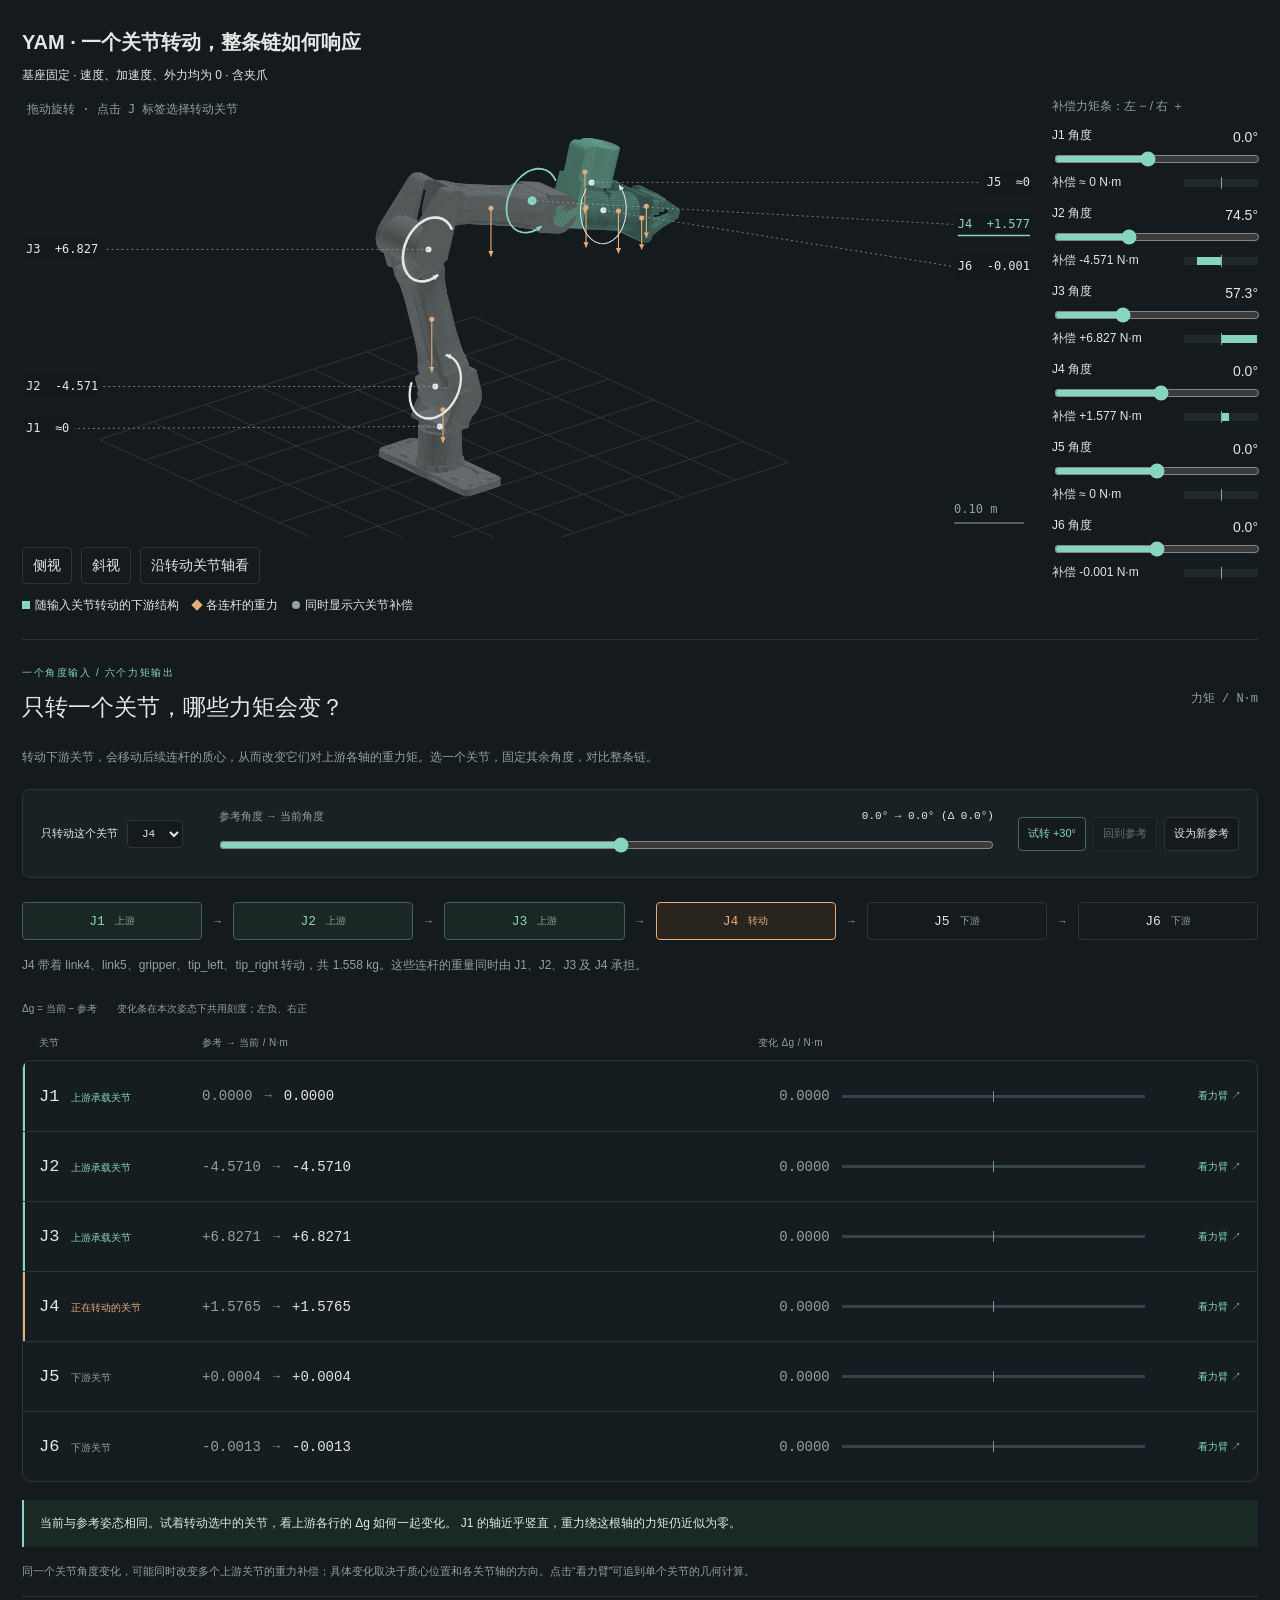
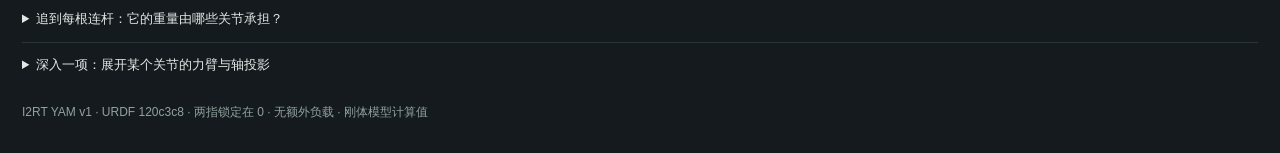
<file: docs/labs/gravity.html>
<!doctype html><html lang="zh-CN"><head><meta charset="utf-8"><meta name="viewport" content="width=device-width,initial-scale=1"><title>YAM 重力补偿实验</title><link rel="icon" href="../assets/icon.svg" type="image/svg+xml"><style>
:root{color-scheme:dark;--foreground:#e1e8e6;--muted:#20292b;--muted-foreground:#91a29f;--background:#141a1d;--border:#2b3639;--viz-series-1:#87d5bd;--viz-series-2:#e7ad79}
*{box-sizing:border-box}body{margin:0;padding:18px 22px;background:var(--background);color:var(--foreground);font:14px/1.6 'PingFang SC','Microsoft YaHei',sans-serif}h3{font-size:20px}button,input,select{font:inherit}button{cursor:pointer}button,select{border:1px solid var(--border);background:var(--background);border-radius:4px;color:var(--foreground);padding:6px 10px}input[type=range]{width:100%;accent-color:var(--viz-series-1)}.text-small{font-size:12px}.tabular-nums{font-variant-numeric:tabular-nums}.viz-row,.viz-controls{display:flex;gap:9px;flex-wrap:wrap;align-items:center;margin:10px 0}.form-label{font-size:12px}.form-select{margin-left:5px}.table-responsive{overflow:auto}table{border-collapse:collapse;width:100%;font-size:12px}td,th{text-align:left;padding:8px;border-bottom:1px solid var(--border)}hr{border:0;border-top:1px solid var(--border);margin:18px 0}details{border-top:1px solid var(--border);padding:12px 0}summary{cursor:pointer}button:focus-visible,input:focus-visible,select:focus-visible{outline:3px solid #b87326;outline-offset:3px}@media(max-width:580px){body{padding:14px 12px}}
</style></head><body><!-- I2RT model and reduced geometry: MIT License

Copyright (c) I2RT Robotics

Permission is hereby granted, free of charge, to any person obtaining a copy of this software and associated documentation files (the “Software”), to deal in the Software without restriction, including without limitation the rights to use, copy, modify, merge, publish, distribute, sublicense, and/or sell copies of the Software, and to permit persons to whom the Software is furnished to do so, subject to the following conditions:

The above copyright notice and this permission notice shall be included in all copies or substantial portions of the Software.

THE SOFTWARE IS PROVIDED “AS IS”, WITHOUT WARRANTY OF ANY KIND, EXPRESS OR IMPLIED, INCLUDING BUT NOT LIMITED TO THE WARRANTIES OF MERCHANTABILITY, FITNESS FOR A PARTICULAR PURPOSE AND NONINFRINGEMENT. IN NO EVENT SHALL THE AUTHORS OR COPYRIGHT HOLDERS BE LIABLE FOR ANY CLAIM, DAMAGES OR OTHER LIABILITY, WHETHER IN AN ACTION OF CONTRACT, TORT OR OTHERWISE, ARISING FROM, OUT OF OR IN CONNECTION WITH THE SOFTWARE OR THE USE OR OTHER DEALINGS IN THE SOFTWARE.
 --><div id="yam-gravity-explorer">
  <h3>YAM · 一个关节转动，整条链如何响应</h3>
  <div class="text-small">基座固定 · 速度、加速度、外力均为 0 · 含夹爪</div>
  <div class="yg-main">
    <div class="yg-scene">
      <canvas id="yg-canvas" role="img" aria-label="YAM 机械臂：六关节补偿力矩与随输入关节转动的下游连杆；拖动可旋转视角"></canvas>
      <div class="viz-row">
        <button type="button" class="btn btn-ghost" id="yg-side">侧视</button>
        <button type="button" class="btn btn-ghost" id="yg-iso">斜视</button>
        <button type="button" class="btn btn-ghost" id="yg-axis">沿转动关节轴看</button>
      </div>
      <div class="yg-legend text-small"><span><i class="yg-axis"></i>随输入关节转动的下游结构</span><span><i class="yg-com"></i>各连杆的重力</span><span><i class="yg-dot"></i>同时显示六关节补偿</span></div>
    </div>
    <div><div class="text-small yg-bar-caption">补偿力矩条：左 − / 右 ＋</div><div id="yg-sliders" aria-label="六个关节角度与重力补偿力矩"></div></div>
  </div>
  <section id="yg-coupling" aria-labelledby="yg-coupling-title">
    <div class="yg-section-heading"><div><div class="yg-eyebrow">一个角度输入 / 六个力矩输出</div><h3 id="yg-coupling-title">只转一个关节，哪些力矩会变？</h3></div><span class="yg-unit">力矩 / N·m</span></div>
    <p class="yg-intro">转动下游关节，会移动后续连杆的质心，从而改变它们对上游各轴的重力矩。选一个关节，固定其余角度，对比整条链。</p>
    <div class="yg-driver-controls">
      <div class="yg-driver-choice"><label for="yg-driver">只转动这个关节</label><select id="yg-driver"><option value="0">J1</option><option value="1">J2</option><option value="2">J3</option><option value="3" selected>J4</option><option value="4">J5</option><option value="5">J6</option></select></div>
      <div class="yg-driver-range"><label for="yg-coupled-angle"><span>参考角度 → 当前角度</span><output id="yg-driver-readout"></output></label><input id="yg-coupled-angle" type="range" step="0.1"></div>
      <div class="yg-compare-actions"><button id="yg-nudge" type="button">试转 +30°</button><button id="yg-revert" type="button">回到参考</button><button id="yg-reference" type="button">设为新参考</button></div>
    </div>
    <div id="yg-chain" class="yg-chain" role="group" aria-label="从基座到末端的关节顺序；选择转动关节"></div>
    <p id="yg-scope" class="yg-scope"></p>
    <div class="yg-comparison-key"><span>Δg = 当前 − 参考</span><span>变化条在本次姿态下共用刻度；左负、右正</span></div>
    <div class="yg-response-head" aria-hidden="true"><span>关节</span><span>参考 → 当前 / N·m</span><span>变化 Δg / N·m</span><span></span></div>
    <div id="yg-response-grid" class="yg-response-grid" aria-label="六个关节的重力补偿与变化量"></div>
    <p id="yg-response-summary" class="yg-response-summary" aria-live="polite"></p>
    <p class="yg-explanation">同一个关节角度变化，可能同时改变多个上游关节的重力补偿；具体变化取决于质心位置和各关节轴的方向。点击“看力臂”可追到单个关节的几何计算。</p>
    <details id="yg-link-matrix"><summary>追到每根连杆：它的重量由哪些关节承担？</summary><p class="yg-explanation">每一行是一根有质量的连杆，每一列是一个承载关节。高亮行随当前输入关节转动。每格上方是当前补偿贡献，下方是相对参考姿态的变化；沿列求和得到该关节的 g 和 Δg。</p><div class="table-responsive"><table class="yg-coupling-matrix"><thead><tr><th>连杆 / 质量</th><th>J1</th><th>J2</th><th>J3</th><th>J4</th><th>J5</th><th>J6</th></tr></thead><tbody id="yg-matrix-body"></tbody><tfoot id="yg-matrix-total"></tfoot></table></div><p class="yg-explanation">“—”表示关节不在这根连杆的上游，因而不承载该连杆；数值 0 则表示它承载这根连杆，但当前重力绕该轴的力矩为零。这张表是重力贡献表，不是质量矩阵 M。</p></details>
  </section>
  <details id="yg-detail"><summary>深入一项：展开某个关节的力臂与轴投影</summary>
  <div class="viz-controls">
    <label class="form-label" for="yg-selected">详细计算的输出关节
      <select class="form-select" id="yg-selected"><option value="0">J1</option><option value="1" selected>J2</option><option value="2">J3</option><option value="3">J4</option><option value="4">J5</option><option value="5">J6</option></select>
    </label>
    <div id="yg-result" class="tabular-nums" aria-live="polite"></div>
  </div>
  <div class="yg-calculation">
    <svg id="yg-plane" role="img" aria-label="从关节正轴端向关节看：重力在转动平面内的分量、带符号力臂与电机补偿方向"></svg>
    <div class="yg-numbers tabular-nums">
      <div><span class="text-small">下游总质量</span><div id="yg-mass"></div></div>
      <div><span class="text-small" data-tooltip="投影系数为关节轴与重力夹角的正弦；重力垂直关节轴时为 1，平行时为 0。">平面内重力 · 总重力 × 投影系数</span><div id="yg-force"></div></div>
      <div><span class="text-small">带符号力臂</span><div id="yg-arm"></div></div>
      <div><span class="text-small">电机补偿力矩 · 力 × 力臂</span><div id="yg-product"></div></div>
    </div>
  </div>
  <details id="yg-breakdown">
    <summary>展开：各连杆对所选关节的贡献</summary>
    <svg id="yg-contributions" role="img" aria-label="下游各连杆对所选关节的重力补偿力矩贡献"></svg>
    <div class="table-responsive"><table class="table table-sm tabular-nums"><thead><tr><th>URDF 连杆</th><th>质量 / kg</th><th>带符号力臂 / m</th><th>补偿 / N·m</th></tr></thead><tbody id="yg-link-rows"></tbody><tfoot><tr><th>合计</th><td id="yg-mass-sum"></td><td>—</td><td id="yg-torque-sum"></td></tr></tfoot></table></div>
  </details>
  </details>
  <div class="yg-source text-small">I2RT YAM v1 · URDF 120c3c8 · 两指锁定在 0 · 无额外负载 · 刚体模型计算值</div>
</div>
<style>
 #yam-gravity-explorer { display:flow-root; width:100%; color:var(--foreground); padding-bottom:12px; }
 #yam-gravity-explorer h3 { margin:8px 0; }
 #yam-gravity-explorer .yg-main { display:grid; grid-template-columns:minmax(0,1fr) 206px; gap:18px; margin:12px 0; }
 #yam-gravity-explorer .yg-scene { min-width:0; }
 #yam-gravity-explorer #yg-canvas { width:100%; height:440px; display:block; touch-action:none; cursor:grab; }
 #yam-gravity-explorer #yg-sliders { display:grid; grid-template-columns:1fr; gap:12px; align-content:start; }
 #yam-gravity-explorer .yg-bar-caption { margin-bottom:10px; color:var(--muted-foreground); }
 #yam-gravity-explorer .yg-slider-head { display:flex; justify-content:space-between; gap:8px; }
 #yam-gravity-explorer .yg-torque { display:flex; align-items:center; justify-content:space-between; gap:10px; }
 #yam-gravity-explorer .yg-meter { width:74px; flex-shrink:0; height:8px; position:relative; background:var(--muted); }
 #yam-gravity-explorer .yg-meter:after { content:''; position:absolute; left:50%; top:-2px; height:12px; width:1px; background:var(--muted-foreground); }
 #yam-gravity-explorer .yg-meter-fill { position:absolute; height:8px; background:var(--viz-series-1); }
 #yam-gravity-explorer .yg-legend { display:flex; flex-wrap:wrap; gap:6px 14px; margin-top:12px; }
 #yam-gravity-explorer .yg-legend span { display:flex; align-items:center; gap:5px; }
 #yam-gravity-explorer .yg-legend i { display:inline-block; width:8px; height:8px; }
 #yam-gravity-explorer .yg-dot { background:var(--muted-foreground); border-radius:50%; }
 #yam-gravity-explorer .yg-com { background:var(--viz-series-2); transform:rotate(45deg); }
 #yam-gravity-explorer .yg-axis { background:var(--viz-series-1); }
 #yam-gravity-explorer .yg-calculation { display:grid; grid-template-columns:minmax(0,1fr) 235px; gap:22px; align-items:center; margin:12px 0; }
 #yam-gravity-explorer .yg-numbers { display:grid; gap:10px; }
 #yam-gravity-explorer #yg-plane, #yam-gravity-explorer #yg-contributions { display:block; width:100%; }
 #yam-gravity-explorer #yg-contributions { margin-top:12px; }
 #yam-gravity-explorer .yg-source { margin-top:16px; color:var(--muted-foreground); }
 #yam-gravity-explorer .yg-numbers .text-small { color:var(--muted-foreground); }
 @media(max-width:580px) {
   #yam-gravity-explorer .yg-main { grid-template-columns:1fr; gap:16px; }
   #yam-gravity-explorer #yg-canvas { height:330px; }
   #yam-gravity-explorer #yg-sliders { grid-template-columns:repeat(2,minmax(0,1fr)); gap:18px 16px; }
   #yam-gravity-explorer .yg-calculation { grid-template-columns:1fr; gap:10px; }
   #yam-gravity-explorer .yg-numbers { grid-template-columns:repeat(2,minmax(0,1fr)); gap:12px; }
   #yam-gravity-explorer .yg-torque { flex-wrap:wrap; gap:4px; }
 }

 :root{--mono:'SFMono-Regular',Consolas,monospace}
 #yg-coupling{border-top:1px solid var(--border);padding-top:25px;margin-top:24px}
 .yg-section-heading{display:flex;justify-content:space-between;align-items:center;gap:16px}
 .yg-section-heading h3{font-size:23px!important;font-weight:500}
 .yg-eyebrow{font-size:10px;color:var(--viz-series-1);letter-spacing:1.6px}
 .yg-unit,.yg-intro{color:var(--muted-foreground);font-size:12px}
 .yg-unit{white-space:nowrap;font-family:var(--mono)}
 .yg-intro{line-height:1.9;max-width:920px;margin:12px 0 21px}
 .yg-driver-controls{display:grid;grid-template-columns:154px minmax(200px,1fr) auto;gap:24px;align-items:center;border:1px solid var(--border);padding:18px;border-radius:8px;background:#182124}
 .yg-driver-choice{display:flex;align-items:center;gap:9px;font-size:11px}
 .yg-driver-choice select{font-family:var(--mono)}
 .yg-driver-range label{display:flex;justify-content:space-between;gap:10px;font-size:11px;color:var(--muted-foreground)}
 .yg-driver-range output{font-family:var(--mono);color:var(--foreground)}
 .yg-driver-range input{margin:11px 0 0}
 .yg-compare-actions{display:flex;gap:7px;flex-wrap:wrap}
 .yg-compare-actions button{font-size:11px;padding:7px 9px}
 #yg-nudge{color:var(--viz-series-1);border-color:#45695d}
 button:disabled{opacity:.4;cursor:default}
 .yg-chain{display:flex;gap:10px;align-items:center;margin:24px 0 14px}
 .yg-chain>button{flex:1;display:flex;justify-content:center;align-items:center;gap:10px;padding:10px;border:1px solid var(--border);min-width:0}
 .yg-chain b{font:13px var(--mono)}
 .yg-chain small{font-size:10px;color:var(--muted-foreground)}
 .yg-chain>span{color:var(--muted-foreground);font-size:11px}
 .yg-chain [data-relation=upstream]{border-color:#3e6255;background:#1a2724;color:var(--viz-series-1)}
 .yg-chain [aria-pressed=true]{border-color:var(--viz-series-2);background:#2a241e;color:var(--viz-series-2)}
 .yg-chain [aria-pressed=true] small{color:var(--viz-series-2)}
 .yg-scope{font-size:12px;line-height:1.9;color:var(--muted-foreground);margin:0 0 24px}
 .yg-comparison-key{display:flex;gap:20px;flex-wrap:wrap;font-size:10px;color:var(--muted-foreground);margin-bottom:18px}
 .yg-response-head,.yg-response-row{display:grid;grid-template-columns:145px minmax(200px,1fr) minmax(170px,.72fr) 78px;gap:18px;align-items:center}
 .yg-response-head{padding:0 17px 9px;color:var(--muted-foreground);font-size:10px;letter-spacing:.3px}
 .yg-response-grid{border:1px solid var(--border);border-radius:8px;overflow:hidden;background:#151d20}
 .yg-response-row{min-height:70px;padding:11px 16px;border-top:1px solid var(--border);position:relative}
 .yg-response-row:first-child{border-top:0}
 .yg-response-row:before{content:'';position:absolute;left:0;top:0;bottom:0;width:2px;background:transparent}
 .yg-response-row.upstream:before{background:var(--viz-series-1)}
 .yg-response-row.driver:before{background:var(--viz-series-2)}
 .yg-response-identity{display:flex;align-items:baseline;gap:12px;min-width:0}
 .yg-response-identity b{font:500 17px var(--mono);color:var(--foreground)}
 .yg-response-identity small{font-size:10px;color:var(--muted-foreground);white-space:nowrap}
 .yg-response-row.upstream .yg-response-identity small{color:var(--viz-series-1)}
 .yg-response-row.driver .yg-response-identity small{color:var(--viz-series-2)}
 .yg-value-pair{display:flex;align-items:center;gap:12px;white-space:nowrap;font:14px var(--mono);font-variant-numeric:tabular-nums}
 .yg-value-pair span,.yg-value-pair i{color:var(--muted-foreground)}
 .yg-value-pair i{font-size:12px;font-style:normal}
 .yg-value-pair strong{font-weight:500;color:var(--foreground)}
 .yg-change{display:flex;align-items:center;gap:12px;color:var(--muted-foreground);font:14px var(--mono);font-variant-numeric:tabular-nums}
 .yg-change.changed{color:var(--viz-series-1)}
 .yg-change output{min-width:72px;text-align:right}
 .yg-delta-track{height:3px;background:#354449;display:block;flex:1;position:relative;min-width:40px}
 .yg-zero{position:absolute;left:50%;top:-4px;height:11px;border-left:1px solid #7c8e8d}
 .yg-delta-fill{position:absolute;top:0;height:3px;background:var(--viz-series-1)}
 .yg-delta-fill.positive{left:50%}
 .yg-delta-fill.negative{right:50%}
 .yg-response-row button{border:0;background:none;padding:4px 0;color:var(--viz-series-1);font-size:10px;white-space:nowrap;text-align:right}
 .yg-response-row button:hover{text-decoration:underline;text-underline-offset:3px}
 .yg-response-summary{font-size:12px;line-height:1.9;border-left:2px solid var(--viz-series-1);background:#1b2925;padding:12px 16px;margin:18px 0 12px}
 .yg-explanation{font-size:11px;line-height:1.9;color:var(--muted-foreground);margin:14px 0}
 #yg-detail>summary,#yg-link-matrix>summary{font-size:13px;color:var(--foreground)}
 #yg-detail .viz-controls{margin-top:22px}
 .yg-coupling-matrix{min-width:620px;font-family:var(--mono);font-variant-numeric:tabular-nums}
 .yg-coupling-matrix th{font-weight:400;text-align:left}
 .yg-coupling-matrix td{text-align:right;background:color-mix(in srgb,var(--viz-series-2) var(--load,0%),transparent)}
 .yg-coupling-matrix small{display:block;font-size:9px;color:var(--muted-foreground);margin-top:4px}
 .yg-coupling-matrix th small{font-family:'PingFang SC',sans-serif}
 .yg-coupling-matrix .yg-moving-link th{color:var(--viz-series-1);border-left:2px solid var(--viz-series-1)}
 .yg-no-load{color:#61716d;text-align:center!important}
 .yg-coupling-matrix tfoot td{color:var(--viz-series-1);padding-top:14px}
 @media(max-width:1000px){.yg-driver-controls{grid-template-columns:154px minmax(0,1fr)}.yg-compare-actions{grid-column:1/-1}.yg-response-head,.yg-response-row{grid-template-columns:110px minmax(165px,1fr) minmax(145px,.75fr) 70px;gap:10px}}
 @media(max-width:650px){
   .yg-response-head{display:none}
   .yg-response-row{grid-template-columns:67px minmax(0,1fr) 66px;gap:6px 8px;min-height:76px;padding:10px 11px}
   .yg-response-identity{grid-row:1/3;display:block}.yg-response-identity b{display:block;font-size:15px}.yg-response-identity small{display:block;font-size:9px;line-height:1.4;white-space:normal}
   .yg-value-pair{grid-column:2/4;grid-row:1;gap:6px;font-size:12px}
   .yg-change{grid-column:2;grid-row:2;gap:8px;font-size:12px}.yg-change output{min-width:61px;text-align:left}
   .yg-response-row button{grid-column:3;grid-row:2;font-size:10px}
 }
 @media(max-width:580px){
   .yg-section-heading{align-items:flex-start}.yg-section-heading h3{font-size:20px!important}.yg-unit{font-size:9px;margin-top:5px}
   .yg-driver-controls{grid-template-columns:1fr;padding:14px;gap:14px}.yg-compare-actions{gap:6px}
   .yg-driver-range label{flex-direction:column;gap:6px}
   .yg-chain{gap:4px}.yg-chain>span{display:none}.yg-chain>button{flex-direction:column;gap:4px;padding:8px 1px}.yg-chain b{font-size:12px}.yg-chain small{font-size:9px}
   .yg-coupling-matrix{font-size:11px}
   #yg-detail .yg-numbers{grid-template-columns:1fr}
 }
</style>
<script>
/* Rigid-body inverse dynamics in world coordinates. SI units throughout. */
const YamDynamics = (() => {
  const add=(a,b)=>a.map((x,i)=>x+b[i]), sub=(a,b)=>a.map((x,i)=>x-b[i]), scale=(a,s)=>a.map(x=>x*s);
  const dot=(a,b)=>a.reduce((s,x,i)=>s+x*b[i],0), cross=(a,b)=>[a[1]*b[2]-a[2]*b[1],a[2]*b[0]-a[0]*b[2],a[0]*b[1]-a[1]*b[0]];
  const eye=()=>[[1,0,0],[0,1,0],[0,0,1]], zeros=n=>Array(n).fill(0);
  const transpose=A=>A[0].map((_,i)=>A.map(r=>r[i]));
  const mv=(A,v)=>A.map(r=>dot(r,v));
  const mm=(A,B)=>A.map(r=>transpose(B).map(c=>dot(r,c)));
  const axisRot=(axis,t)=>{
    const [x,y,z]=axis, c=Math.cos(t),s=Math.sin(t),d=1-c;
    return [[c+x*x*d,x*y*d-z*s,x*z*d+y*s],[y*x*d+z*s,c+y*y*d,y*z*d-x*s],[z*x*d-y*s,z*y*d+x*s,c+z*z*d]];
  };
  const rpy=([r,p,y])=>mm(mm(axisRot([0,0,1],y),axisRot([0,1,0],p)),axisRot([1,0,0],r));
  function forward(model,q,qd=zeros(6),qdd=zeros(6)) {
    const frames={}; const root=model.links[model.root];
    frames[model.root]={p:[0,0,0],R:eye(),w:[0,0,0],alpha:[0,0,0],a:[0,0,0],ancestors:[],link:root};
    const axes=[], origins=[], jointFrames=[];
    let active=0;
    for (const joint of model.joints) {
      const parent=frames[joint.parent], arm=mv(parent.R,joint.origin.xyz), p=add(parent.p,arm);
      const R0=mm(parent.R,rpy(joint.origin.rpy)), axis=mv(R0,joint.axis);
      let R=R0, w=parent.w.slice(),alpha=parent.alpha.slice();
      let a=add(parent.a,add(cross(parent.alpha,arm),cross(parent.w,cross(parent.w,arm))));
      const ancestors=parent.ancestors.slice();
      if(joint.active) {
        R=mm(R0,axisRot(joint.axis,q[active]));
        w=add(parent.w,scale(axis,qd[active]));
        alpha=add(parent.alpha,add(scale(axis,qdd[active]),scale(cross(parent.w,axis),qd[active])));
        ancestors.push(active);axes.push(axis);origins.push(p);jointFrames.push({p,axis,R,name:joint.name});active++;
      }
      if(!joint.active && joint.lockedPosition!==0) throw Error('This demo locks both fingers at zero.');
      frames[joint.child]={p,R,w,alpha,a,ancestors,link:model.links[joint.child]};
    }
    for(const frame of Object.values(frames)) {
      const rc=mv(frame.R,frame.link.inertial.xyz);
      frame.com=add(frame.p,rc);
      frame.ac=add(frame.a,add(cross(frame.alpha,rc),cross(frame.w,cross(frame.w,rc))));
      const Ri=mm(frame.R,rpy(frame.link.inertial.rpy));
      frame.Iworld=mm(mm(Ri,frame.link.inertia),transpose(Ri));
    }
    const tcpFrame=frames[model.tcpLink];
    const tcp=add(tcpFrame.p,mv(tcpFrame.R,model.tcpOffset));
    const Jv=axes.map((axis,j)=>cross(axis,sub(tcp,origins[j])));
    return {frames,axes,origins,jointFrames,tcp,Jv};
  }
  function inverse(model,q,qd,qdd,gravity=[0,0,-9.81]) {
    const fk=forward(model,q,qd,qdd), tau=zeros(6), byLink={};
    for(const [name,f] of Object.entries(fk.frames)) {
      const F=scale(sub(f.ac,gravity),f.link.mass);
      const N=add(mv(f.Iworld,f.alpha),cross(f.w,mv(f.Iworld,f.w)));
      const row=zeros(6);
      for(const j of f.ancestors) row[j]=dot(fk.axes[j],add(cross(sub(f.com,fk.origins[j]),F),N));
      row.forEach((x,j)=>tau[j]+=x);byLink[name]=row;
    }
    return {tau,byLink,fk};
  }
  function mass(model,q) {
    const Z=zeros(6), M=Array.from({length:6},()=>zeros(6));
    for(let j=0;j<6;j++){const a=zeros(6);a[j]=1;const col=inverse(model,q,Z,a,[0,0,0]).tau;for(let i=0;i<6;i++)M[i][j]=col[i];}
    return M;
  }
  function external(fk,force=[0,0,0],moment=[0,0,0]) {
    return fk.axes.map((axis,j)=>dot(fk.Jv[j],force)+dot(axis,moment));
  }
  function compute(model,q,qd,qdd,force=[0,0,0],moment=[0,0,0],gravity=[0,0,-9.81]) {
    const Z=zeros(6),G=inverse(model,q,Z,Z,gravity),C=inverse(model,q,qd,Z,[0,0,0]);
    const A=inverse(model,q,Z,qdd,[0,0,0]),M=mass(model,q),ext=external(G.fk,force,moment);
    const tau=A.tau.map((v,i)=>v+C.tau[i]+G.tau[i]-ext[i]);
    return {M,acc:A.tau,vel:C.tau,g:G.tau,ext,tau,fk:G.fk,gravityByLink:G.byLink};
  }
  function massFromJacobians(model,q) {
    const fk=forward(model,q),M=Array.from({length:6},()=>zeros(6));
    for(const f of Object.values(fk.frames)) for(const i of f.ancestors) for(const j of f.ancestors) {
      const vi=cross(fk.axes[i],sub(f.com,fk.origins[i])),vj=cross(fk.axes[j],sub(f.com,fk.origins[j]));
      M[i][j]+=f.link.mass*dot(vi,vj)+dot(fk.axes[i],mv(f.Iworld,fk.axes[j]));
    }
    return M;
  }
  const potential=(model,q)=>Object.values(forward(model,q).frames).reduce((v,f)=>v+f.link.mass*9.81*f.com[2],0);
  function coriolisMatrix(model,q,v) {
    const eps=1e-5, derivatives=[];
    for(let k=0;k<6;k++){
      const p=q.slice(),m=q.slice();p[k]+=eps;m[k]-=eps;
      const P=massFromJacobians(model,p),N=massFromJacobians(model,m);
      derivatives.push(P.map((row,i)=>row.map((x,j)=>(x-N[i][j])/(2*eps))));
    }
    return Array.from({length:6},(_,i)=>Array.from({length:6},(_,j)=>v.reduce((sum,vk,k)=>sum+.5*(derivatives[k][i][j]+derivatives[j][i][k]-derivatives[i][j][k])*vk,0)));
  }
  return {add,sub,scale,dot,cross,eye,transpose,mv,mm,axisRot,rpy,forward,inverse,mass,external,compute,massFromJacobians,potential,coriolisMatrix};
})();
if(typeof module!=='undefined' && module.exports)module.exports=YamDynamics;

const YAM_GRAVITY_MODEL = {"name":"I2RT YAM v1","commit":"120c3c81400171174604e503943f8d1ebc891058","source":"https://github.com/i2rt-robotics/i2rt/blob/120c3c81400171174604e503943f8d1ebc891058/i2rt/robot_models/arm/yam/v1/yam.urdf","root":"base","tcpLink":"gripper","tcpOffset":[0,0,0],"links":{"base":{"name":"base","mass":0.873654,"inertial":{"xyz":[-3.8391e-05,2.4007e-05,0.024768],"rpy":[0.0,1.5708,3.1416]},"inertia":[[0.00157059,-9.4753e-07,2.04071e-07],[-9.4753e-07,0.000678307,2.44292e-07],[2.04071e-07,2.44292e-07,0.00169404]],"visual":{"xyz":[0.037496,0.046401,0.1875],"rpy":[0.0,1.5708,3.1416]},"mesh":{"vertices":[[0.11596,0.0168,0.04555],[0.1162,0.01742,0.04904],[0.11601,0.02225,0.04368],[0.11583,0.01868,0.05089],[0.11592,0.02196,0.05608],[0.1144,0.02527,0.02474],[0.1144,0.02486,0.0289],[0.1144,0.02438,0.03556],[0.11522,0.02404,0.04057],[0.11532,0.02431,0.04517],[0.1152,0.02525,0.05027],[0.11614,0.02269,0.05626],[0.1144,0.03119,0.02033],[0.1144,0.02911,0.02447],[0.1144,0.02927,0.02941],[0.1144,0.02765,0.03442],[0.1144,0.02765,0.04057],[0.1144,0.02926,0.04556],[0.11461,0.02888,0.05056],[0.1144,0.03112,0.0546],[0.1144,0.03708,0.01686],[0.1144,0.0347,0.01954],[0.1144,0.03333,0.0237],[0.1144,0.03333,0.05129],[0.1144,0.03473,0.05542],[0.1144,0.03707,0.05812],[0.1144,0.03919,0.01572],[0.1144,0.04018,0.01961],[0.1144,0.04011,0.05536],[0.1144,0.03964,0.0594],[0.1144,0.04614,0.01213],[0.1144,0.04382,0.01404],[0.1144,0.0458,0.01853],[0.1144,0.04577,0.05646],[0.1144,0.04385,0.06097],[0.1144,0.04614,0.06286],[0.1144,0.04769,0.01236],[0.1144,0.04915,0.01411],[0.1144,0.05036,0.01901],[0.1144,0.05041,0.05598],[0.1144,0.04921,0.06086],[0.1144,0.04769,0.06264],[0.1144,0.05506,0.01646],[0.1144,0.05607,0.01926],[0.1144,0.05607,0.05573],[0.1144,0.05515,0.05852],[0.1144,0.05935,0.01985],[0.1144,0.06132,0.02585],[0.1144,0.0613,0.04916],[0.1144,0.05941,0.05514],[0.1144,0.06321,0.02182],[0.1144,0.06553,0.02355],[0.1144,0.06354,0.02943],[0.1144,0.06523,0.03516],[0.1144,0.06523,0.03986],[0.1144,0.06353,0.04558],[0.1144,0.06548,0.05148],[0.1144,0.06337,0.05299],[0.1144,0.06848,0.02556],[0.1144,0.06796,0.02896],[0.1144,0.06874,0.03561],[0.1144,0.0688,0.03969],[0.1144,0.06794,0.0461],[0.1144,0.06848,0.04943],[0.1195,0.01742,0.02595],[0.1195,0.016,0.0307],[0.1195,0.01525,0.03581],[0.1195,0.01525,0.03919],[0.1195,0.01644,0.04509],[0.1195,0.02058,0.01999],[0.1195,0.01883,0.02288],[0.1195,0.02223,0.04348],[0.1195,0.02178,0.05641],[0.1195,0.02364,0.01623],[0.1195,0.02529,0.02474],[0.1195,0.02485,0.0289],[0.1195,0.02425,0.03562],[0.1195,0.02405,0.04018],[0.1195,0.02304,0.04294],[0.1195,0.02274,0.0563],[0.1195,0.02378,0.05892],[0.1195,0.03032,0.01076],[0.1195,0.02752,0.01266],[0.1195,0.03115,0.02036],[0.1195,0.02847,0.02386],[0.1195,0.02891,0.03027],[0.1195,0.02765,0.03442],[0.1195,0.02765,0.04057],[0.1195,0.02882,0.0445],[0.1195,0.02855,0.05122],[0.1195,0.03122,0.0547],[0.1195,0.02752,0.06233],[0.1195,0.03032,0.06423],[0.1195,0.03391,0.00894],[0.1195,0.03709,0.01686],[0.1195,0.03463,0.01913],[0.1195,0.03333,0.0237],[0.1195,0.03333,0.05129],[0.1195,0.03478,0.05568],[0.1195,0.0371,0.05815],[0.1195,0.03398,0.06608],[0.1195,0.03969,0.00703],[0.1195,0.03956,0.01562],[0.1195,0.04036,0.01956],[0.1195,0.04036,0.05543],[0.1195,0.03918,0.05927],[0.1195,0.03969,0.06797],[0.1195,0.04461,0.00639],[0.1195,0.04613,0.01213],[0.1195,0.04385,0.014],[0.1195,0.04467,0.01859],[0.1195,0.04537,0.05644],[0.1195,0.04384,0.06097],[0.1195,0.04613,0.06286],[0.1195,0.04461,0.0686],[0.1195,0.04977,0.00648],[0.1195,0.0477,0.01236],[0.1195,0.0492,0.01412],[0.1195,0.05047,0.01901],[0.1195,0.05047,0.05598],[0.1195,0.04912,0.0609],[0.1195,0.0477,0.06263],[0.1195,0.04977,0.06851],[0.1195,0.05311,0.00703],[0.1195,0.05636,0.00793],[0.1195,0.05518,0.01648],[0.1195,0.05633,0.01895],[0.1195,0.05633,0.05605],[0.1195,0.05509,0.05853],[0.1195,0.05636,0.06706],[0.1195,0.05311,0.06797],[0.1195,0.06117,0.01007],[0.1195,0.05962,0.01951],[0.1195,0.06083,0.02524],[0.1195,0.06083,0.04975],[0.1195,0.05957,0.05552],[0.1195,0.06119,0.06492],[0.1195,0.06528,0.01266],[0.1195,0.06337,0.022],[0.1195,0.06542,0.0235],[0.1195,0.06413,0.0308],[0.1195,0.06526,0.03545],[0.1195,0.06526,0.03955],[0.1195,0.06398,0.0445],[0.1195,0.06547,0.05146],[0.1195,0.06319,0.0532],[0.1195,0.06528,0.06233],[0.1195,0.06909,0.01614],[0.1195,0.07222,0.01999],[0.1195,0.06847,0.02556],[0.1195,0.06792,0.02878],[0.1195,0.06877,0.03543],[0.1195,0.0688,0.03956],[0.1195,0.06795,0.0461],[0.1195,0.06847,0.04943],[0.1195,0.07222,0.05501],[0.1195,0.06916,0.05877],[0.1195,0.07468,0.02442],[0.1195,0.07678,0.03059],[0.1195,0.07681,0.04429],[0.1195,0.0746,0.05075],[0.1195,0.07755,0.03581],[0.1195,0.07755,0.03919],[0.1665,0.02095,0.01982],[0.1665,0.02097,0.0552],[0.1665,0.03242,0.00966],[0.1665,0.03241,0.06534],[0.1665,0.03343,0.00939],[0.1665,0.03344,0.0656],[0.1665,0.05947,0.00942],[0.1665,0.0595,0.06561],[0.1665,0.07184,0.01981],[0.1665,0.07185,0.05517],[0.1688,0.01566,0.02076],[0.1688,0.01488,0.02586],[0.1688,0.0149,0.04911],[0.1688,0.01567,0.05424],[0.1688,0.01991,0.01462],[0.1688,0.01979,0.01891],[0.1688,0.01883,0.02288],[0.1688,0.01883,0.05211],[0.1688,0.01978,0.05607],[0.1688,0.01993,0.0604],[0.1688,0.02519,0.01161],[0.1688,0.02443,0.01479],[0.1688,0.02444,0.06023],[0.1688,0.02566,0.06359],[0.1688,0.03112,0.00694],[0.1688,0.03121,0.00935],[0.1688,0.0312,0.06568],[0.1688,0.03096,0.06813],[0.1688,0.03357,0.0067],[0.1688,0.03422,0.00814],[0.1688,0.03431,0.06687],[0.1688,0.03358,0.06838],[0.1688,0.04045,0.00428],[0.1688,0.03895,0.06874],[0.1688,0.04506,0.07146],[0.1688,0.05176,0.00466],[0.1688,0.04985,0.07096],[0.1688,0.0532,0.00393],[0.1688,0.05636,0.00793],[0.1688,0.05636,0.06706],[0.1688,0.05444,0.06914],[0.1688,0.05975,0.00672],[0.1688,0.06016,0.00859],[0.1688,0.06019,0.06642],[0.1688,0.06011,0.06796],[0.1688,0.06432,0.00743],[0.1688,0.06544,0.01155],[0.1688,0.06697,0.01299],[0.1688,0.06697,0.06201],[0.1688,0.06552,0.06338],[0.1688,0.06427,0.06759],[0.1688,0.07029,0.01192],[0.1688,0.06862,0.01508],[0.1688,0.07187,0.01846],[0.1688,0.07188,0.05656],[0.1688,0.06869,0.05978],[0.1688,0.07027,0.0631],[0.1688,0.07289,0.01462],[0.1688,0.07375,0.01923],[0.1688,0.07582,0.02575],[0.1688,0.07585,0.0492],[0.1688,0.07374,0.05578],[0.1688,0.07287,0.0604],[0.1688,0.07851,0.02559],[0.1688,0.07851,0.04942],[0.1775,-0.05331,0.01062],[0.1775,-0.0536,0.023],[0.1775,-0.0536,0.03],[0.1775,-0.0536,0.045],[0.1775,-0.0536,0.052],[0.1775,-0.0536,0.0625],[0.1775,-0.05311,0.06535],[0.1775,-0.05012,0.00511],[0.1775,-0.0501,0.023],[0.1775,-0.0501,0.03],[0.1775,-0.0501,0.045],[0.1775,-0.0501,0.052],[0.1775,-0.05036,0.06662],[0.1775,-0.04984,0.07014],[0.1775,-0.0436,0.0025],[0.1775,-0.04567,0.00275],[0.1775,-0.04507,0.0154],[0.1775,-0.0466,0.0225],[0.1775,-0.04513,0.02455],[0.1775,-0.04501,0.03538],[0.1775,-0.04503,0.03959],[0.1775,-0.04519,0.05052],[0.1775,-0.0466,0.0575],[0.1775,-0.04505,0.05963],[0.1775,-0.04508,0.07231],[0.1775,-0.04128,0.01595],[0.1775,-0.0406,0.0225],[0.1775,-0.04128,0.02409],[0.1775,-0.04119,0.03607],[0.1775,-0.04127,0.03911],[0.1775,-0.04122,0.05104],[0.1775,-0.0406,0.0575],[0.1775,-0.04134,0.05918],[0.1775,-0.0286,0.0025],[0.1775,-0.0286,0.023],[0.1775,-0.0286,0.03],[0.1775,-0.0286,0.045],[0.1775,-0.0286,0.052],[0.1775,-0.0286,0.0665],[0.1775,-0.0286,0.0725],[0.1775,-0.01543,0.01555],[0.1775,-0.01547,0.01943],[0.1775,-0.0154,0.05552],[0.1775,-0.01548,0.05941],[0.1775,-0.00311,0.01456],[0.1775,-0.00316,0.02044],[0.1775,-0.00309,0.05456],[0.1775,-0.00316,0.06044],[0.1775,-0.00121,0.01598],[0.1775,-0.00124,0.01904],[0.1775,-0.00124,0.05595],[0.1775,-0.00122,0.05903],[0.1775,0.01566,0.02076],[0.1775,0.01462,0.02543],[0.1775,0.0161,0.03023],[0.1775,0.01525,0.03581],[0.1775,0.01525,0.03919],[0.1775,0.01609,0.0447],[0.1775,0.0146,0.04961],[0.1775,0.01567,0.05424],[0.1775,0.01991,0.01462],[0.1775,0.02014,0.01905],[0.1775,0.02013,0.05585],[0.1775,0.01993,0.0604],[0.1775,0.02574,0.01151],[0.1775,0.02484,0.01436],[0.1775,0.02485,0.06067],[0.1775,0.02622,0.06472],[0.1775,0.03179,0.00722],[0.1775,0.03144,0.00922],[0.1775,0.02752,0.01266],[0.1775,0.02752,0.06233],[0.1775,0.03141,0.0659],[0.1775,0.03161,0.06798],[0.1775,0.03365,0.00658],[0.1775,0.03374,0.00886],[0.1775,0.03366,0.06609],[0.1775,0.03329,0.06797],[0.1775,0.0404,0.00404],[0.1775,0.03921,0.0686],[0.1775,0.0464,0.0025],[0.1775,0.04471,0.00639],[0.1775,0.04485,0.07019],[0.1775,0.05158,0.00477],[0.1775,0.04978,0.06992],[0.1775,0.05328,0.00334],[0.1775,0.05392,0.06874],[0.1775,0.05963,0.00679],[0.1775,0.06006,0.00878],[0.1775,0.05988,0.06615],[0.1775,0.06004,0.06778],[0.1775,0.06432,0.00743],[0.1775,0.06547,0.01158],[0.1775,0.06607,0.01283],[0.1775,0.06611,0.06216],[0.1775,0.0656,0.06437],[0.1775,0.06427,0.06759],[0.1775,0.07029,0.01192],[0.1775,0.06818,0.01465],[0.1775,0.07177,0.01918],[0.1775,0.07177,0.05579],[0.1775,0.06819,0.06032],[0.1775,0.07027,0.0631],[0.1775,0.07289,0.01462],[0.1775,0.07344,0.01936],[0.1775,0.0769,0.02688],[0.1775,0.07672,0.03031],[0.1775,0.0767,0.04476],[0.1775,0.07684,0.04811],[0.1775,0.07358,0.05579],[0.1775,0.07287,0.0604],[0.1775,0.07845,0.02513],[0.1775,0.07755,0.03581],[0.1775,0.07755,0.03919],[0.1775,0.07844,0.04985],[0.1775,0.09452,0.0156],[0.1775,0.09453,0.0194],[0.1775,0.09457,0.05556],[0.1775,0.0945,0.05939],[0.1775,0.10688,0.01456],[0.1775,0.10686,0.02044],[0.1775,0.10691,0.05456],[0.1775,0.10686,0.06044],[0.1775,0.10875,0.01593],[0.1775,0.10874,0.01908],[0.1775,0.10874,0.05591],[0.1775,0.10875,0.05906],[0.1775,0.1214,0.0025],[0.1775,0.1214,0.023],[0.1775,0.1214,0.03],[0.1775,0.1214,0.045],[0.1775,0.1214,0.052],[0.1775,0.1214,0.0665],[0.1775,0.1214,0.0725],[0.1775,0.1364,0.0025],[0.1775,0.13745,0.00255],[0.1775,0.13497,0.0154],[0.1775,0.1334,0.0225],[0.1775,0.13486,0.02455],[0.1775,0.13498,0.03538],[0.1775,0.13497,0.03959],[0.1775,0.1348,0.05053],[0.1775,0.1334,0.0575],[0.1775,0.13494,0.05963],[0.1775,0.13684,0.07247],[0.1775,0.14039,0.00344],[0.1775,0.13866,0.01587],[0.1775,0.1394,0.0225],[0.1775,0.13872,0.0241],[0.1775,0.13881,0.03607],[0.1775,0.13873,0.03911],[0.1775,0.13878,0.05104],[0.1775,0.1394,0.0575],[0.1775,0.13866,0.05922],[0.1775,0.14032,0.07158],[0.1775,0.1441,0.00623],[0.1775,0.14612,0.01072],[0.1775,0.1464,0.023],[0.1775,0.1464,0.03],[0.1775,0.1464,0.045],[0.1775,0.1464,0.052],[0.1775,0.1464,0.0625],[0.1775,0.14573,0.06587],[0.1775,0.14385,0.06912],[0.1875,-0.05327,0.0104],[0.1875,-0.0536,0.023],[0.1875,-0.0536,0.03],[0.1875,-0.0536,0.045],[0.1875,-0.0536,0.052],[0.1875,-0.0536,0.0625],[0.1875,-0.05311,0.06535],[0.1875,-0.05003,0.00503],[0.1875,-0.0501,0.023],[0.1875,-0.0501,0.03],[0.1875,-0.0501,0.045],[0.1875,-0.0501,0.052],[0.1875,-0.05036,0.06662],[0.1875,-0.04984,0.07014],[0.1875,-0.0436,0.0025],[0.1875,-0.04567,0.00275],[0.1875,-0.04511,0.01544],[0.1875,-0.0466,0.0225],[0.1875,-0.04513,0.02455],[0.1875,-0.04501,0.03538],[0.1875,-0.04503,0.03959],[0.1875,-0.04522,0.05057],[0.1875,-0.0466,0.0575],[0.1875,-0.04505,0.05963],[0.1875,-0.04508,0.07231],[0.1875,-0.04131,0.0159],[0.1875,-0.0406,0.0225],[0.1875,-0.04128,0.0241],[0.1875,-0.04126,0.03591],[0.1875,-0.04124,0.03903],[0.1875,-0.04124,0.05101],[0.1875,-0.0406,0.0575],[0.1875,-0.04134,0.05918],[0.1875,-0.0286,0.0025],[0.1875,-0.0286,0.023],[0.1875,-0.0286,0.03],[0.1875,-0.0286,0.045],[0.1875,-0.0286,0.052],[0.1875,-0.0286,0.0665],[0.1875,-0.0286,0.0725],[0.1875,-0.01548,0.01558],[0.1875,-0.0154,0.01947],[0.1875,-0.01547,0.05556],[0.1875,-0.01543,0.05943],[0.1875,-0.00315,0.01455],[0.1875,-0.00309,0.02043],[0.1875,-0.00315,0.05455],[0.1875,-0.0031,0.06043],[0.1875,-0.00125,0.01594],[0.1875,-0.00126,0.01908],[0.1875,-0.00126,0.05591],[0.1875,-0.00125,0.05906],[0.1875,0.0464,0.0025],[0.1875,0.0464,0.023],[0.1875,0.0464,0.03],[0.1875,0.0464,0.045],[0.1875,0.0464,0.052],[0.1875,0.0464,0.0665],[0.1875,0.0464,0.0725],[0.1875,0.09454,0.01557],[0.1875,0.0946,0.01947],[0.1875,0.09453,0.05556],[0.1875,0.09458,0.05945],[0.1875,0.10686,0.01455],[0.1875,0.10691,0.02043],[0.1875,0.10684,0.05455],[0.1875,0.10691,0.06043],[0.1875,0.10875,0.01593],[0.1875,0.10874,0.01908],[0.1875,0.10874,0.05591],[0.1875,0.10875,0.05906],[0.1875,0.1214,0.0025],[0.1875,0.1214,0.023],[0.1875,0.1214,0.03],[0.1875,0.1214,0.045],[0.1875,0.1214,0.052],[0.1875,0.1214,0.0665],[0.1875,0.1214,0.0725],[0.1875,0.1364,0.0025],[0.1875,0.13745,0.00255],[0.1875,0.13493,0.01545],[0.1875,0.1334,0.0225],[0.1875,0.13486,0.02454],[0.1875,0.13498,0.03538],[0.1875,0.13497,0.03959],[0.1875,0.13477,0.05057],[0.1875,0.1334,0.0575],[0.1875,0.13494,0.05963],[0.1875,0.13675,0.07248],[0.1875,0.14039,0.00344],[0.1875,0.13864,0.01582],[0.1875,0.1394,0.0225],[0.1875,0.13872,0.0241],[0.1875,0.13874,0.03591],[0.1875,0.13876,0.03903],[0.1875,0.13876,0.051],[0.1875,0.1394,0.0575],[0.1875,0.13866,0.05922],[0.1875,0.14042,0.07153],[0.1875,0.1441,0.00623],[0.1875,0.14612,0.01072],[0.1875,0.1464,0.023],[0.1875,0.1464,0.03],[0.1875,0.1464,0.045],[0.1875,0.1464,0.052],[0.1875,0.1464,0.0625],[0.1875,0.14574,0.06582],[0.1875,0.14385,0.06913]],"triangles":[[296,303,302],[296,297,303],[165,167,303],[192,303,167],[192,191,302],[191,187,296],[187,188,297],[165,297,188],[297,296,187],[296,302,191],[302,303,192],[303,297,165],[178,184,183],[178,183,177],[173,174,178],[192,195,191],[178,174,179],[187,183,188],[173,280,281],[281,174,173],[280,173,178],[289,178,177],[288,177,183],[292,183,187],[302,191,195],[195,306,302],[187,296,292],[183,292,288],[177,288,289],[178,289,280],[292,293,298],[298,297,292],[292,297,188],[293,292,183],[183,184,293],[188,183,292],[178,289,163],[285,68,67],[284,67,66],[283,66,65],[293,73,82],[309,107,115],[321,137,147],[334,158,161],[340,161,162],[341,162,159],[329,156,146],[314,130,122],[312,122,114],[310,114,106],[299,91,80],[206,136,170],[322,146,212],[136,206,212],[212,146,136],[218,156,329],[155,156,172],[218,217,172],[172,156,218],[223,160,172],[172,160,155],[335,159,223],[223,159,160],[157,158,222],[334,333,222],[222,158,334],[148,157,171],[222,216,171],[171,157,222],[215,147,171],[171,147,148],[326,147,215],[131,137,209],[321,320,209],[209,137,321],[169,131,205],[201,124,169],[169,124,131],[200,123,124],[311,115,198],[123,200,198],[198,115,123],[101,107,195],[309,306,195],[195,107,309],[192,93,101],[167,93,192],[188,81,165],[93,167,165],[165,81,93],[298,82,188],[188,82,81],[184,73,293],[69,73,163],[184,178,163],[163,73,184],[179,70,163],[163,70,69],[174,64,70],[282,65,174],[174,65,64],[1,0,68],[68,175,1],[285,286,175],[175,68,285],[180,3,1],[4,3,164],[180,181,164],[164,3,180],[185,80,164],[4,164,72],[164,80,72],[294,80,185],[92,91,189],[299,300,189],[189,91,299],[100,92,166],[166,92,189],[193,100,168],[307,106,196],[100,193,196],[196,106,100],[129,130,203],[203,130,314],[136,129,170],[202,206,170],[170,129,202],[203,202,129],[166,168,100],[164,181,185],[1,175,180],[174,281,282],[70,179,174],[163,178,179],[188,297,298],[101,195,192],[124,201,200],[169,205,201],[209,205,131],[171,216,215],[223,336,335],[172,217,223],[212,323,322],[80,294,299],[106,307,310],[114,310,312],[122,312,314],[146,322,329],[159,335,341],[162,341,340],[161,340,334],[147,326,321],[115,311,309],[82,298,293],[65,282,283],[66,283,284],[67,284,285],[217,328,172],[217,224,337],[217,328,337],[290,164,181],[168,166,300],[189,300,166],[189,190,301],[190,194,305],[194,193,304],[168,304,193],[304,305,194],[305,301,190],[301,300,189],[300,304,168],[300,301,305],[305,304,300],[205,316,169],[205,204,315],[204,205,316],[316,315,204],[315,316,205],[327,171,216],[216,332,327],[221,216,327],[327,332,221],[216,221,332],[299,294,295],[295,300,299],[295,294,185],[300,295,186],[186,189,300],[185,186,295],[310,307,196],[312,310,197],[314,312,199],[199,203,314],[197,199,312],[196,197,310],[329,322,211],[211,218,329],[212,211,322],[320,321,210],[210,209,320],[321,326,215],[215,210,321],[339,226,222],[222,333,339],[214,215,216],[209,214,205],[214,210,215],[209,210,214],[200,198,205],[208,204,205],[220,214,216],[204,200,205],[222,226,221],[216,221,220],[205,200,201],[205,209,208],[221,216,222],[313,200,204],[315,204,208],[319,208,209],[320,209,214],[325,214,220],[331,220,221],[221,226,339],[339,332,221],[221,332,331],[220,331,325],[214,325,320],[209,320,319],[208,319,315],[204,315,313],[311,198,200],[200,313,311],[336,223,227],[227,342,336],[218,213,217],[213,211,212],[213,218,211],[197,203,199],[182,185,181],[207,213,206],[193,197,196],[203,197,206],[182,186,185],[206,199,203],[206,213,212],[202,203,206],[206,197,199],[181,175,176],[186,182,189],[203,207,206],[217,213,212],[194,196,193],[217,219,225],[217,212,219],[189,186,190],[224,227,223],[180,175,181],[224,217,225],[223,217,224],[224,337,342],[342,227,224],[337,224,225],[338,225,219],[330,219,212],[213,324,323],[323,212,213],[324,213,207],[318,207,203],[307,196,194],[190,186,295],[295,186,182],[291,182,181],[290,181,176],[176,175,286],[286,287,176],[176,287,290],[181,290,291],[182,291,295],[295,301,190],[194,305,307],[203,314,318],[207,318,324],[212,323,330],[219,330,338],[225,338,337],[317,170,206],[206,207,318],[207,206,317],[317,318,207],[318,317,206],[79,11,4],[4,72,79],[79,89,18],[18,11,79],[11,18,10],[1,3,0],[71,68,0],[0,2,71],[78,71,2],[77,78,9],[9,8,77],[2,9,78],[10,4,11],[10,0,3],[10,3,4],[2,0,10],[10,9,2],[76,77,8],[8,7,76],[7,75,76],[7,6,75],[75,6,5],[5,74,75],[84,74,5],[5,13,84],[13,83,84],[13,12,83],[83,12,21],[21,95,83],[94,95,21],[21,20,94],[94,20,26],[26,102,94],[31,109,102],[102,26,31],[89,19,18],[89,90,19],[98,24,19],[19,90,98],[98,99,25],[25,24,98],[105,29,25],[25,99,105],[112,34,29],[29,105,112],[120,40,41],[121,41,35],[113,35,34],[34,112,113],[35,113,121],[41,121,120],[128,45,40],[40,120,128],[127,135,49],[128,127,44],[44,45,128],[49,44,127],[49,135,145],[145,57,49],[56,145,144],[56,57,145],[153,62,63],[154,63,56],[56,144,154],[63,154,153],[61,153,152],[61,62,153],[152,151,60],[60,61,152],[151,59,60],[151,150,59],[139,51,58],[149,58,59],[59,150,149],[58,149,139],[132,46,50],[50,138,132],[139,50,51],[139,138,50],[126,125,42],[132,126,43],[43,46,132],[42,43,126],[136,127,128],[136,135,127],[136,145,135],[144,145,136],[151,152,161],[136,128,120],[67,71,78],[78,77,67],[144,136,146],[150,151,161],[122,130,121],[162,152,153],[79,91,90],[113,114,122],[122,121,113],[120,121,130],[67,77,76],[129,136,120],[152,162,161],[125,126,131],[95,94,81],[67,68,71],[90,89,79],[144,146,156],[126,132,131],[81,74,84],[92,99,98],[130,129,120],[156,154,144],[93,102,109],[84,83,81],[79,72,80],[153,154,159],[150,161,158],[80,91,79],[112,100,106],[155,160,154],[159,162,153],[158,149,150],[149,157,148],[148,147,149],[131,132,138],[131,117,125],[117,124,123],[107,101,108],[154,156,155],[139,149,147],[138,139,131],[115,107,108],[101,109,108],[94,93,81],[66,76,75],[113,106,114],[160,159,154],[149,158,157],[147,137,139],[137,131,139],[123,116,117],[115,108,116],[94,102,93],[70,64,74],[92,98,90],[100,112,105],[113,112,106],[117,131,124],[116,123,115],[83,95,81],[90,91,92],[92,100,99],[101,93,109],[74,82,73],[74,73,69],[69,70,74],[74,81,82],[76,66,67],[100,105,99],[64,65,74],[75,74,65],[65,66,75],[117,37,42],[42,125,117],[109,31,30],[108,30,36],[116,36,37],[37,117,116],[36,116,108],[30,108,109],[52,59,58],[17,9,10],[32,36,30],[55,63,62],[32,37,36],[32,30,31],[27,32,31],[38,43,42],[26,20,27],[20,21,27],[53,60,59],[33,35,41],[54,55,62],[59,52,53],[58,51,52],[22,21,12],[15,14,6],[16,8,9],[62,61,54],[50,46,47],[32,38,37],[5,6,14],[6,7,15],[9,17,16],[24,23,19],[28,25,29],[33,28,29],[55,56,63],[53,54,60],[51,50,47],[12,13,22],[14,13,5],[23,18,19],[41,40,33],[55,48,56],[61,60,54],[10,18,17],[29,34,33],[48,49,57],[51,47,52],[31,26,27],[34,35,33],[42,37,38],[28,24,25],[39,40,45],[57,56,48],[45,44,39],[40,39,33],[103,110,32],[95,103,27],[96,95,21],[84,96,22],[85,84,13],[86,85,14],[76,86,15],[77,76,7],[87,77,8],[88,87,16],[89,88,17],[97,89,18],[98,97,23],[104,98,24],[111,104,28],[119,111,33],[127,119,39],[135,127,44],[134,135,49],[143,134,48],[142,143,55],[141,142,54],[140,141,53],[133,140,52],[132,133,47],[126,132,46],[118,126,43],[110,118,38],[38,32,110],[43,38,118],[46,43,126],[47,46,132],[52,47,133],[53,52,140],[54,53,141],[55,54,142],[48,55,143],[49,48,134],[44,49,135],[39,44,127],[33,39,119],[28,33,111],[24,28,104],[23,24,98],[18,23,97],[17,18,89],[16,17,88],[8,16,87],[7,8,77],[15,7,76],[14,15,86],[13,14,85],[22,13,84],[21,22,96],[27,21,95],[32,27,103],[140,126,118],[140,132,126],[98,95,96],[110,142,141],[97,88,89],[97,77,87],[97,86,76],[133,132,140],[87,88,97],[97,85,86],[98,103,95],[118,110,140],[110,143,142],[110,134,143],[110,127,135],[135,134,110],[85,97,98],[76,77,97],[96,84,98],[141,140,110],[110,98,104],[98,110,103],[110,119,127],[84,85,98],[104,111,110],[111,119,110],[367,377,386],[386,357,367],[387,378,368],[377,387,386],[377,378,387],[357,358,368],[368,358,387],[368,367,357],[264,263,256],[256,257,264],[263,237,247],[264,257,248],[247,256,263],[237,238,248],[248,238,264],[248,247,237],[239,238,231],[238,237,230],[237,236,229],[292,296,276],[306,308,261],[261,268,272],[262,281,273],[288,292,276],[306,309,308],[273,269,262],[281,280,277],[289,276,277],[296,302,276],[272,306,261],[289,288,276],[261,262,268],[277,273,281],[272,276,302],[302,306,272],[269,268,262],[280,289,277],[308,309,311],[313,347,355],[355,308,313],[311,313,308],[343,319,320],[356,348,344],[315,319,343],[343,325,331],[344,339,356],[343,320,325],[344,332,339],[343,313,315],[343,331,332],[343,347,313],[356,352,348],[351,356,355],[344,343,332],[347,351,355],[351,352,356],[339,334,357],[339,333,334],[339,357,356],[358,357,340],[340,341,358],[357,334,340],[341,335,358],[358,335,342],[335,336,342],[359,358,342],[360,359,354],[359,345,349],[338,330,346],[360,354,350],[345,359,342],[342,337,345],[330,323,346],[337,346,345],[359,353,354],[349,353,359],[337,338,346],[360,350,346],[346,323,360],[361,314,312],[361,324,318],[318,314,361],[361,360,323],[323,324,361],[382,391,390],[372,382,390],[360,361,372],[372,390,360],[236,235,228],[240,233,234],[239,232,233],[233,240,239],[240,241,252],[266,240,252],[267,301,295],[267,307,305],[310,307,267],[305,301,267],[279,295,291],[279,291,290],[290,278,279],[278,290,287],[278,287,286],[286,270,274],[274,278,286],[270,286,265],[265,271,270],[266,295,275],[275,271,266],[279,275,295],[271,265,266],[286,264,265],[286,285,264],[263,264,284],[284,283,263],[283,282,263],[285,284,264],[263,282,281],[262,263,281],[369,379,387],[369,387,358],[358,359,369],[379,388,387],[360,390,371],[381,390,389],[388,379,380],[359,360,371],[381,371,390],[371,370,359],[380,389,388],[370,369,359],[380,381,389],[249,264,238],[249,238,239],[258,265,264],[249,258,264],[265,259,260],[265,258,259],[239,250,249],[239,240,251],[260,266,265],[251,250,239],[240,266,251],[260,251,266],[237,263,246],[236,237,246],[255,246,263],[263,262,255],[244,243,235],[261,242,253],[242,243,244],[242,244,253],[236,246,245],[262,261,253],[235,236,244],[245,244,236],[253,254,262],[254,255,262],[357,386,366],[386,376,366],[386,385,376],[366,356,357],[383,373,374],[373,363,364],[364,374,373],[364,363,362],[384,383,374],[364,362,355],[385,384,374],[374,375,385],[356,365,364],[364,355,356],[356,366,365],[375,376,385],[295,266,267],[252,267,266],[228,229,236],[312,310,361],[229,230,237],[230,231,238],[231,232,239],[228,392,393],[229,393,394],[394,230,229],[230,394,395],[395,231,230],[231,395,396],[396,232,231],[397,233,232],[232,396,397],[393,229,228],[403,396,395],[402,395,394],[401,394,393],[428,412,421],[428,402,412],[420,411,427],[411,401,427],[427,428,421],[421,420,427],[401,411,412],[412,402,401],[450,431,430],[430,429,435],[448,442,438],[448,449,443],[435,439,430],[434,435,429],[439,449,430],[449,439,443],[443,442,448],[438,429,448],[448,429,428],[447,428,427],[446,427,426],[433,445,426],[444,445,440],[433,437,445],[445,441,440],[432,426,425],[444,440,436],[445,437,441],[425,444,436],[432,433,426],[469,450,449],[457,448,467],[468,454,458],[468,449,454],[448,453,454],[461,457,467],[467,462,461],[454,449,448],[458,462,468],[462,467,468],[467,448,447],[466,447,446],[465,446,445],[464,452,456],[452,464,445],[463,459,455],[445,451,452],[463,464,459],[451,445,444],[456,460,464],[451,444,463],[460,459,464],[495,466,476],[494,485,475],[476,486,495],[494,495,486],[465,475,476],[486,485,494],[476,466,465],[475,465,494],[427,410,419],[410,401,400],[410,427,401],[419,426,427],[400,393,392],[392,399,400],[399,407,408],[408,407,406],[417,406,425],[417,408,406],[417,425,426],[400,408,409],[426,418,417],[408,400,399],[426,419,418],[409,410,400],[490,480,499],[498,499,480],[468,498,480],[404,416,405],[430,431,416],[416,404,430],[403,404,397],[398,397,404],[466,495,477],[495,487,477],[495,496,487],[477,467,466],[497,498,489],[479,489,498],[496,497,488],[488,487,496],[467,478,479],[497,489,488],[479,498,468],[467,477,478],[479,468,467],[402,428,413],[428,429,422],[403,402,413],[422,413,428],[429,430,424],[424,423,429],[415,430,404],[403,414,415],[423,422,429],[430,415,424],[413,414,403],[415,404,403],[474,494,465],[465,464,474],[474,484,494],[484,493,494],[470,471,472],[463,470,472],[472,471,481],[481,482,472],[482,481,491],[482,491,492],[493,483,482],[464,463,472],[493,484,483],[472,473,464],[482,492,493],[473,474,464],[397,396,403],[480,469,468],[455,451,463],[445,464,465],[446,465,466],[447,466,467],[457,453,448],[449,468,469],[436,432,425],[426,445,446],[427,446,447],[428,447,448],[438,434,429],[430,449,450],[393,400,401],[394,401,402],[395,402,403],[392,228,235],[399,235,243],[407,243,242],[242,406,407],[243,407,399],[235,399,392],[362,470,463],[444,308,355],[355,463,444],[261,308,444],[444,425,261],[406,242,261],[261,425,406],[463,355,362],[470,362,363],[471,363,373],[481,373,383],[491,383,384],[384,492,491],[383,491,481],[373,481,471],[363,471,470],[389,497,496],[388,496,495],[495,387,388],[387,495,494],[494,386,387],[386,494,493],[493,385,386],[492,384,385],[385,493,492],[496,388,389],[497,389,390],[498,390,391],[499,391,382],[490,382,372],[372,480,490],[382,490,499],[391,499,498],[390,498,497],[480,372,361],[469,361,310],[310,450,469],[267,431,450],[252,416,431],[450,310,267],[361,469,480],[431,267,252],[416,252,241],[405,241,240],[404,240,234],[398,234,233],[233,397,398],[234,398,404],[240,404,405],[241,405,416],[370,478,477],[477,369,370],[381,380,488],[371,381,489],[370,371,479],[479,478,370],[489,479,371],[488,489,381],[379,487,488],[488,380,379],[379,369,477],[477,487,379],[268,269,433],[433,432,268],[273,437,433],[433,269,273],[276,272,436],[277,276,440],[273,277,441],[441,437,273],[440,441,277],[436,440,276],[268,432,436],[436,272,268],[250,414,413],[413,249,250],[260,259,423],[251,260,424],[250,251,415],[415,414,250],[424,415,251],[423,424,260],[258,422,423],[423,259,258],[258,249,413],[413,422,258],[245,409,408],[408,244,245],[255,254,418],[246,255,419],[245,246,410],[410,409,245],[419,410,246],[418,419,255],[253,417,418],[418,254,253],[253,244,408],[408,417,253],[365,473,472],[472,364,365],[376,375,483],[366,376,484],[365,366,474],[474,473,365],[484,474,366],[483,484,376],[374,482,483],[483,375,374],[374,364,472],[472,482,374],[345,346,454],[454,453,345],[350,458,454],[454,346,350],[353,349,457],[354,353,461],[350,354,462],[462,458,350],[461,462,354],[457,461,353],[345,453,457],[457,349,345],[343,344,452],[452,451,343],[348,456,452],[452,344,348],[351,347,455],[352,351,459],[348,352,460],[460,456,348],[459,460,352],[455,459,351],[343,451,455],[455,347,343],[270,271,435],[435,434,270],[275,439,435],[435,271,275],[278,274,438],[279,278,442],[275,279,443],[443,439,275],[442,443,279],[438,442,278],[270,434,438],[438,274,270],[367,368,476],[377,367,475],[486,378,377],[377,485,486],[368,378,486],[486,476,368],[475,485,377],[476,475,367],[247,248,412],[256,247,411],[421,257,256],[256,420,421],[248,257,421],[421,412,248],[411,420,256],[412,411,247]]}},"gripper":{"name":"gripper","mass":0.553219,"inertial":{"xyz":[0.000249371,-3.57064e-05,0.0293133],"rpy":[3.141592653589793,0.0,1.5707963267948966]},"inertia":[[0.000409669,5.44941e-07,7.91268e-07],[5.44941e-07,0.000324942,-4.83959e-06],[7.91268e-07,-4.83959e-06,0.000369249]],"visual":{"xyz":[-0.0463995,-0.014,-0.0731],"rpy":[3.141592653589793,0.0,1.5707963267948966]},"mesh":{"vertices":[[-0.01791,0.00011,-0.13112],[-0.01818,0.00052,-0.1239],[-0.01827,0.00021,-0.1181],[-0.01795,0.09202,-0.13112],[-0.01818,0.09185,-0.1239],[-0.01849,0.09156,-0.1181],[-0.01793,0.09308,-0.13119],[-0.01837,0.09263,-0.1239],[-0.01808,0.09349,-0.1181],[-0.01429,-0.0039,-0.13108],[-0.01403,-0.00413,-0.1181],[-0.01586,0.00032,-0.13072],[-0.01407,0.00096,-0.12597],[-0.01735,-0.00213,-0.1181],[-0.01376,0.04014,-0.1181],[-0.01313,0.03853,-0.0731],[-0.01297,0.03819,-0.0647],[-0.01446,0.04486,-0.1181],[-0.01446,0.04486,-0.0731],[-0.01429,0.04948,-0.1181],[-0.01428,0.04959,-0.0731],[-0.01346,0.05402,-0.1181],[-0.01297,0.05497,-0.0731],[-0.01287,0.05525,-0.0626],[-0.01496,0.09159,-0.13033],[-0.014,0.09146,-0.12605],[-0.01472,0.09639,-0.13111],[-0.01426,0.0968,-0.1181],[-0.00866,-0.0046,-0.12816],[-0.00891,-0.0046,-0.12638],[-0.01037,0.00096,-0.12829],[-0.00888,0.00096,-0.12639],[-0.00866,0.02918,-0.1181],[-0.00857,0.02907,-0.0647],[-0.01183,0.03445,-0.1181],[-0.01222,0.03529,-0.0647],[-0.01242,0.03882,-0.0731],[-0.01242,0.03882,-0.0647],[-0.01248,0.05695,-0.1181],[-0.01245,0.0547,-0.0731],[-0.01245,0.05529,-0.0626],[-0.01038,0.06107,-0.1181],[-0.01025,0.06129,-0.0626],[-0.00772,0.06485,-0.1181],[-0.00772,0.06485,-0.0626],[-0.01036,0.09146,-0.12828],[-0.00893,0.09146,-0.12636],[-0.00865,0.0974,-0.12816],[-0.00893,0.0974,-0.1264],[-0.0074,-0.0046,-0.12773],[-0.00731,-0.0046,-0.12696],[-0.00503,0.00096,-0.12855],[-0.00557,0.00096,-0.12653],[-0.00432,0.02462,-0.1181],[-0.0029,0.02354,-0.0731],[-0.00316,0.02375,-0.0647],[-0.00374,0.04101,-0.0731],[-0.00376,0.04101,-0.0647],[-0.00372,0.05222,-0.0731],[-0.00368,0.05225,-0.0626],[-0.00325,0.05253,-0.0731],[-0.00325,0.05253,-0.0626],[-0.0056,0.06709,-0.1181],[-0.0056,0.06709,-0.0626],[-0.00325,0.06909,-0.1181],[-0.00325,0.06909,-0.0626],[-0.00488,0.09146,-0.12861],[-0.00597,0.09146,-0.1266],[-0.0074,0.0974,-0.12773],[-0.00731,0.0974,-0.12696],[0.00025,-0.00409,-0.13113],[0.00032,-0.00429,-0.1239],[0.00041,0.00059,-0.13114],[0.00058,0.00073,-0.1239],[-0.00015,0.02169,-0.1181],[0.00084,0.02117,-0.0731],[-0.00208,0.02364,-0.0731],[-0.00205,0.02367,-0.0647],[0.00243,0.03032,-0.0731],[0.00242,0.03017,-0.0647],[-0.00015,0.07111,-0.1181],[0.00058,0.07149,-0.0626],[0.00042,0.09184,-0.13114],[0.00057,0.09168,-0.1239],[0.00025,0.09689,-0.13114],[0.00032,0.0971,-0.1239],[0.0049,0.01939,-0.1181],[0.0049,0.01939,-0.0731],[0.00253,0.03036,-0.0731],[0.00253,0.03037,-0.0647],[0.0066,0.04092,-0.1366],[0.00663,0.04095,-0.1239],[0.00578,0.04501,-0.1366],[0.00578,0.045,-0.1239],[0.00609,0.04976,-0.1366],[0.00607,0.04975,-0.1239],[0.00726,0.05365,-0.1366],[0.00727,0.05362,-0.1239],[0.00391,0.06378,-0.0731],[0.00394,0.0638,-0.0626],[0.0049,0.07341,-0.1181],[0.0049,0.07341,-0.0626],[0.00926,0.01834,-0.1181],[0.0083,0.01883,-0.0731],[0.00856,0.01876,-0.0647],[0.01023,0.02826,-0.0731],[0.01036,0.02835,-0.0647],[0.01082,0.03701,-0.1366],[0.01077,0.03701,-0.1239],[0.00984,0.03984,-0.1366],[0.00973,0.03961,-0.1239],[0.00951,0.04499,-0.1366],[0.00953,0.0449,-0.1239],[0.00932,0.05068,-0.1366],[0.00847,0.05127,-0.1239],[0.01048,0.05407,-0.1366],[0.01037,0.0541,-0.1239],[0.0094,0.07448,-0.1181],[0.00926,0.07446,-0.0626],[0.01554,0.01798,-0.1181],[0.01566,0.01799,-0.0647],[0.01732,0.02858,-0.0731],[0.0173,0.02858,-0.0647],[0.01469,0.0368,-0.1366],[0.01469,0.03663,-0.1239],[0.01465,0.03938,-0.1366],[0.01468,0.03892,-0.1239],[0.01724,0.04259,-0.1366],[0.01724,0.04259,-0.1239],[0.01499,0.05106,-0.1366],[0.01456,0.05117,-0.1239],[0.01467,0.05484,-0.1366],[0.01462,0.05493,-0.1239],[0.01732,0.06424,-0.0731],[0.01733,0.06437,-0.0641],[0.0154,0.07482,-0.1181],[0.01568,0.07481,-0.0626],[0.02013,0.01857,-0.1181],[0.01976,0.01883,-0.0731],[0.01968,0.01883,-0.0647],[0.01787,0.02822,-0.0731],[0.0179,0.02818,-0.0647],[0.01781,0.03693,-0.1366],[0.01781,0.03695,-0.1239],[0.01943,0.04005,-0.1366],[0.01944,0.04001,-0.1239],[0.02072,0.04502,-0.1366],[0.02154,0.04492,-0.1239],[0.02051,0.05021,-0.1366],[0.02091,0.05039,-0.1239],[0.01853,0.05374,-0.1366],[0.01853,0.05375,-0.1239],[0.02013,0.07423,-0.1181],[0.01959,0.07434,-0.06428],[0.02729,-0.00395,-0.1309],[0.02729,-0.00394,-0.1239],[0.02731,0.00102,-0.1309],[0.02731,0.00102,-0.1239],[0.02453,0.01996,-0.1181],[0.0251,0.02019,-0.0731],[0.02552,0.03033,-0.0731],[0.02552,0.0303,-0.0647],[0.02285,0.04156,-0.1366],[0.02285,0.04149,-0.1239],[0.02331,0.04543,-0.1366],[0.02329,0.04543,-0.1239],[0.02323,0.04963,-0.1366],[0.02328,0.04952,-0.1239],[0.02394,0.06366,-0.0731],[0.02401,0.06363,-0.0647],[0.02597,0.07227,-0.1181],[0.02597,0.07227,-0.0647],[0.0231,0.07341,-0.1181],[0.0231,0.07341,-0.0647],[0.02731,0.09216,-0.1309],[0.02731,0.09215,-0.1239],[0.0273,0.09676,-0.1309],[0.0273,0.09677,-0.1239],[0.02793,-0.00417,-0.1312],[0.02793,-0.00453,-0.1239],[0.02877,0.00103,-0.13088],[0.0305,0.00133,-0.12548],[0.02869,0.02198,-0.1181],[0.02869,0.02198,-0.0731],[0.03125,0.02371,-0.1181],[0.03047,0.02359,-0.0731],[0.03048,0.02361,-0.0647],[0.03175,0.04101,-0.0731],[0.03184,0.04103,-0.0647],[0.03177,0.05178,-0.0731],[0.03176,0.0518,-0.0647],[0.0292,0.07047,-0.1181],[0.02989,0.07001,-0.0647],[0.02869,0.09216,-0.13091],[0.03069,0.09184,-0.12542],[0.0279,0.09696,-0.13119],[0.02793,0.09732,-0.1239],[0.03634,-0.0046,-0.12816],[0.03608,-0.0046,-0.12639],[0.03444,0.00134,-0.12829],[0.03601,0.00134,-0.12643],[0.0336,0.02571,-0.1181],[0.0336,0.02571,-0.0647],[0.03572,0.02795,-0.1181],[0.03572,0.02795,-0.0647],[0.03466,0.06597,-0.1181],[0.03466,0.06597,-0.0647],[0.03448,0.09184,-0.1283],[0.03603,0.09184,-0.12647],[0.03634,0.0974,-0.12816],[0.03606,0.0974,-0.1264],[0.04046,-0.0044,-0.13045],[0.03769,-0.0046,-0.12696],[0.04092,-0.00455,-0.1181],[0.04007,0.00134,-0.12862],[0.0389,0.00134,-0.12698],[0.03759,0.03041,-0.1181],[0.03759,0.03041,-0.0647],[0.03989,0.03458,-0.1181],[0.04021,0.03527,-0.0647],[0.04179,0.04028,-0.1181],[0.04108,0.03862,-0.0731],[0.04092,0.03827,-0.0647],[0.04246,0.04486,-0.1181],[0.04246,0.04486,-0.0731],[0.04229,0.04948,-0.1181],[0.04227,0.0497,-0.0731],[0.04101,0.05535,-0.1181],[0.04094,0.0544,-0.0731],[0.04086,0.05468,-0.0647],[0.03838,0.06107,-0.1181],[0.03838,0.06107,-0.0647],[0.04011,0.09184,-0.12865],[0.03899,0.09184,-0.1268],[0.04045,0.0972,-0.13043],[0.03769,0.0974,-0.12696],[0.04092,0.09735,-0.1181],[0.04378,-0.00331,-0.1311],[0.04399,-0.0034,-0.1181],[0.04581,0.00031,-0.13115],[0.04613,0.00089,-0.1239],[0.04616,-7e-05,-0.1181],[0.04562,0.0922,-0.13114],[0.04594,0.09195,-0.1239],[0.04649,0.09155,-0.1181],[0.0453,0.09395,-0.13116],[0.04629,0.09278,-0.1239],[0.04498,0.09497,-0.1181]],"triangles":[[31,30,51],[52,31,51],[51,30,28],[52,51,49],[31,52,50],[30,31,29],[29,28,30],[50,29,31],[49,50,52],[28,49,51],[50,70,71],[211,213,212],[179,178,198],[70,50,49],[28,29,9],[70,49,28],[29,50,71],[197,198,178],[29,10,9],[198,212,213],[213,179,198],[29,71,10],[28,9,70],[178,211,197],[10,71,179],[179,213,10],[198,197,199],[212,198,200],[211,212,215],[197,211,214],[214,199,197],[215,214,211],[200,215,212],[199,200,198],[200,199,215],[199,214,215],[178,179,155],[155,154,178],[155,157,156],[156,154,155],[154,156,180],[180,178,154],[181,180,156],[156,157,181],[237,211,239],[180,239,211],[211,178,180],[213,211,237],[238,237,239],[240,241,239],[239,241,238],[237,238,213],[240,243,244],[244,241,240],[73,71,70],[70,72,73],[72,70,9],[9,11,72],[0,1,12],[12,11,0],[9,10,13],[11,13,2],[0,2,1],[2,0,11],[13,11,9],[5,4,1],[1,2,5],[80,27,8],[74,2,13],[182,213,238],[191,244,247],[13,10,74],[74,53,2],[247,236,191],[182,158,213],[182,238,241],[236,170,191],[236,152,172],[236,27,135],[8,5,80],[5,38,41],[241,216,203],[244,225,223],[244,230,227],[244,191,205],[172,170,236],[27,117,135],[5,64,80],[5,43,62],[5,21,38],[2,53,32],[203,201,241],[80,100,27],[41,43,5],[5,2,17],[2,34,14],[32,34,2],[10,102,86],[241,184,182],[241,218,216],[241,220,218],[241,223,220],[227,225,244],[244,205,230],[135,152,236],[100,117,27],[19,21,5],[2,14,17],[86,74,10],[213,137,119],[201,184,241],[17,19,5],[10,119,102],[158,137,213],[223,241,244],[62,64,5],[119,10,213],[234,236,247],[246,247,244],[245,247,246],[244,243,246],[247,245,234],[240,233,243],[240,215,233],[215,214,232],[232,233,215],[232,214,180],[180,193,232],[199,181,194],[180,199,207],[207,193,180],[194,207,199],[181,199,180],[240,214,215],[214,239,180],[214,240,239],[245,246,243],[243,242,245],[193,242,232],[242,243,232],[193,207,194],[233,232,243],[193,194,175],[175,174,193],[177,176,174],[174,175,177],[176,177,196],[196,195,176],[195,193,174],[174,176,195],[242,234,245],[193,195,234],[234,242,193],[27,26,6],[7,8,6],[8,7,4],[4,5,8],[6,8,27],[25,12,1],[4,25,1],[45,24,11],[25,45,30],[30,12,25],[11,30,45],[11,24,66],[66,51,11],[66,67,52],[52,51,66],[12,30,11],[11,51,72],[73,72,52],[51,52,72],[7,6,3],[4,3,24],[24,25,4],[3,4,7],[82,66,24],[24,45,25],[82,67,66],[67,82,83],[85,83,82],[82,84,85],[24,3,6],[82,24,26],[26,84,82],[6,26,24],[236,235,210],[235,236,234],[26,27,48],[195,196,210],[48,47,26],[68,69,85],[27,85,48],[210,209,195],[84,26,47],[69,48,85],[209,234,195],[47,68,85],[236,196,85],[85,27,236],[210,196,236],[47,85,84],[208,207,209],[233,208,210],[232,233,235],[207,232,234],[234,209,207],[235,234,232],[210,235,233],[209,210,208],[208,233,232],[232,207,208],[68,47,45],[69,68,66],[48,69,67],[47,48,46],[46,45,47],[67,46,48],[66,67,69],[45,66,68],[46,67,45],[66,45,67],[136,135,117],[118,117,100],[101,100,80],[81,80,64],[65,64,62],[63,62,43],[44,43,41],[42,41,38],[18,17,14],[20,19,17],[22,21,19],[40,38,22],[22,38,21],[152,135,153],[153,135,136],[173,172,152],[171,170,172],[192,191,170],[206,205,191],[231,230,205],[229,227,230],[228,227,229],[226,225,227],[224,223,225],[221,220,223],[219,218,221],[221,218,220],[217,216,218],[204,203,216],[202,201,203],[186,184,201],[184,186,185],[185,182,184],[159,158,182],[138,137,158],[120,119,138],[138,119,137],[104,102,119],[103,102,104],[87,86,102],[75,74,86],[55,53,54],[74,75,54],[54,53,74],[33,32,53],[35,34,32],[14,34,15],[35,16,15],[15,34,35],[32,33,35],[53,55,33],[86,87,75],[102,103,87],[119,120,104],[138,139,120],[158,159,138],[182,183,159],[185,183,182],[201,202,186],[203,204,202],[216,217,204],[218,219,217],[221,222,219],[223,224,221],[225,226,224],[227,228,226],[230,231,229],[205,206,231],[191,192,206],[170,171,192],[172,173,171],[152,153,173],[22,23,40],[19,20,22],[17,18,20],[14,15,18],[38,40,42],[41,42,44],[43,44,63],[62,63,65],[64,65,81],[80,81,101],[100,101,118],[117,118,136],[229,190,189],[189,228,229],[190,169,168],[168,189,190],[134,133,168],[168,169,134],[190,231,206],[206,169,190],[190,229,231],[169,171,134],[206,192,169],[192,171,169],[134,171,173],[173,153,134],[98,133,134],[134,99,98],[188,222,221],[221,187,188],[188,187,160],[160,161,188],[161,217,219],[161,186,204],[204,217,161],[219,222,188],[219,188,161],[202,204,186],[161,160,185],[185,186,161],[76,77,55],[55,54,76],[79,77,76],[76,78,79],[78,79,89],[88,89,79],[79,78,88],[89,88,78],[57,79,78],[78,56,57],[79,89,35],[77,33,55],[35,33,79],[57,37,35],[33,77,79],[79,57,35],[16,35,37],[36,37,57],[57,56,36],[15,16,37],[37,36,15],[98,99,61],[61,60,98],[59,99,42],[99,44,42],[99,63,44],[118,99,134],[136,118,134],[42,40,59],[134,153,136],[81,65,99],[61,99,59],[101,81,99],[99,65,63],[118,101,99],[60,61,59],[59,58,60],[58,59,40],[40,39,58],[23,22,39],[39,40,23],[138,140,141],[141,139,138],[121,122,141],[141,140,121],[105,106,122],[122,121,105],[159,185,160],[140,138,159],[160,140,159],[75,105,78],[187,221,224],[78,76,75],[224,226,187],[133,36,56],[78,88,105],[160,187,140],[187,228,140],[15,36,133],[105,56,78],[226,228,187],[121,140,189],[75,103,105],[105,121,133],[105,133,56],[189,168,121],[121,168,133],[228,189,140],[98,60,133],[58,18,15],[15,133,58],[60,58,133],[58,20,18],[58,39,20],[39,22,20],[76,54,75],[103,75,87],[185,159,183],[120,139,141],[106,104,120],[120,122,106],[141,122,120],[106,105,103],[103,104,106],[83,85,177],[83,177,116],[85,196,177],[95,67,97],[157,155,71],[97,67,83],[157,71,124],[116,114,95],[97,116,95],[145,157,143],[124,143,157],[124,52,108],[116,97,83],[177,132,116],[71,155,179],[110,108,52],[52,67,93],[132,175,194],[163,181,145],[108,110,124],[177,175,132],[145,181,157],[93,91,52],[194,181,167],[145,147,165],[71,73,124],[95,93,67],[163,145,165],[167,151,194],[73,52,124],[52,91,110],[165,167,181],[163,165,181],[126,124,110],[167,149,151],[194,151,132],[116,115,96],[96,97,116],[116,115,113],[97,96,115],[115,116,97],[113,114,116],[114,113,94],[94,95,114],[95,94,92],[92,93,95],[93,92,90],[90,91,93],[91,90,109],[109,110,91],[110,109,107],[107,108,110],[125,123,124],[124,126,125],[123,125,126],[126,124,123],[124,123,142],[142,143,124],[142,144,145],[145,143,142],[145,144,162],[162,163,145],[144,146,147],[147,145,144],[147,146,164],[164,165,147],[164,166,167],[146,164,165],[165,147,146],[167,165,164],[166,148,149],[149,167,166],[148,150,151],[151,149,148],[151,150,131],[131,132,151],[115,116,132],[132,131,115],[125,126,110],[110,109,125],[109,125,107],[90,111,109],[115,96,113],[148,166,146],[146,162,144],[127,146,144],[92,94,111],[146,166,164],[144,142,125],[123,125,142],[111,90,92],[94,113,111],[115,129,113],[150,129,131],[129,150,148],[144,125,127],[115,131,129],[148,146,147],[129,148,149],[113,129,130],[111,113,114],[109,111,112],[127,125,126],[146,127,128],[128,147,146],[126,128,127],[112,110,109],[114,112,111],[130,114,113],[149,130,129],[147,149,148],[126,130,149],[126,147,128],[112,114,130],[130,110,112],[149,147,126],[126,110,130]]}},"link1":{"name":"link1","mass":0.101218,"inertial":{"xyz":[-0.0233636,-0.00172503,-0.00727828],"rpy":[0.0,0.0,0.0]},"inertia":[[0.000114689,-4.62759e-06,-1.3427e-05],[-4.62759e-06,4.76603e-05,-2.58724e-06],[-1.3427e-05,-2.58724e-06,0.000125996]],"visual":{"xyz":[-0.119501,-0.0464,-0.0374968],"rpy":[0.0,0.0,0.0]},"mesh":{"vertices":[[0.05679,0.0055,0.01471],[0.0568,0.0055,0.02035],[0.05679,0.0125,0.01471],[0.05686,0.0125,0.02066],[0.05679,0.077,0.0146],[0.05681,0.077,0.02043],[0.05729,0.0803,0.01684],[0.0573,0.0803,0.01822],[0.05703,0.0873,0.01551],[0.05702,0.0873,0.01965],[0.06178,-0.0005,0.00716],[0.0599,-0.0005,0.01006],[0.06011,0.00125,0.01474],[0.06011,0.00128,0.02011],[0.06007,-0.0005,0.02524],[0.06182,-0.0005,0.02788],[0.06145,0.0055,0.00606],[0.05921,0.0055,0.00969],[0.05997,0.0055,0.01475],[0.05998,0.0055,0.02011],[0.05927,0.0055,0.02534],[0.0615,0.0055,0.02899],[0.06151,0.0125,0.00528],[0.05858,0.0125,0.00936],[0.05862,0.0125,0.02569],[0.06134,0.0125,0.02954],[0.06116,0.077,0.00564],[0.05848,0.077,0.00955],[0.0586,0.077,0.02566],[0.06131,0.077,0.02951],[0.05981,0.0803,0.01467],[0.05981,0.0803,0.02027],[0.06131,0.0873,0.00548],[0.05816,0.0873,0.01028],[0.05987,0.0873,0.0147],[0.05987,0.0873,0.02029],[0.05815,0.0873,0.02468],[0.06131,0.0873,0.02951],[0.0658,0.00038,0.00491],[0.06356,0.0025,0.00987],[0.06374,0.0025,0.02533],[0.06612,0.00131,0.02924],[0.06662,0.0055,0.00163],[0.06518,0.0055,0.00455],[0.06356,0.0055,0.00987],[0.06374,0.0055,0.02533],[0.06561,0.0055,0.0295],[0.06501,0.0055,0.03251],[0.06662,0.0125,0.00163],[0.06401,0.0125,0.00316],[0.06344,0.0125,0.03145],[0.06501,0.0125,0.03251],[0.06665,0.077,0.00161],[0.06427,0.077,0.00299],[0.06419,0.077,0.03196],[0.06665,0.077,0.03338],[0.0649,0.0803,0.00435],[0.06578,0.0803,0.00858],[0.06339,0.0803,0.01612],[0.0634,0.0803,0.01884],[0.06565,0.0803,0.02647],[0.06522,0.0803,0.0308],[0.06564,0.0803,0.03284],[0.06665,0.0873,0.00161],[0.06476,0.0873,0.00418],[0.06491,0.0873,0.00998],[0.06341,0.0873,0.01618],[0.0634,0.0873,0.01884],[0.06489,0.0873,0.02498],[0.06476,0.0873,0.03079],[0.06501,0.0873,0.03251],[0.07042,-0.0005,0.00196],[0.06984,0.0025,0.00523],[0.07038,0.0055,0.00121],[0.06984,0.0055,0.00523],[0.0701,0.0125,0.00051],[0.07014,0.077,0.0005],[0.07025,0.077,0.03452],[0.06978,0.0803,0.00495],[0.06888,0.0803,0.00853],[0.06889,0.0803,0.02646],[0.06985,0.0803,0.03013],[0.07025,0.0803,0.03452],[0.06921,0.0873,0.00078],[0.06968,0.0873,0.00452],[0.06886,0.0873,0.00854],[0.06886,0.0873,0.02646],[0.06969,0.0873,0.03046],[0.07549,-0.0005,0.00163],[0.07467,0.0025,0.00461],[0.07538,0.0055,0.00101],[0.07467,0.0055,0.00461],[0.07491,0.0125,5e-05],[0.07436,0.077,2e-05],[0.07431,0.077,0.03498],[0.07747,0.0803,0.0058],[0.07747,0.0803,0.02916],[0.07495,0.0803,0.03495],[0.07421,0.0873,0.00098],[0.07747,0.0873,0.00582],[0.074,0.0873,0.01165],[0.074,0.0873,0.02334],[0.07747,0.0873,0.0292],[0.074,0.0873,0.0379],[0.07908,-0.0005,0.00232],[0.08045,0.00057,0.00407],[0.07942,0.0055,0.00131],[0.08032,0.0055,0.00468],[0.07881,0.0125,0.00074],[0.07968,0.077,0.00102],[0.07968,0.077,0.03398],[0.07936,0.0803,0.00367],[0.08,0.0803,0.00862],[0.08018,0.0803,0.02625],[0.07937,0.0803,0.03118],[0.07957,0.0803,0.03402],[0.08011,0.0873,0.00116],[0.07946,0.0873,0.00372],[0.08012,0.0873,0.00869],[0.08012,0.0873,0.0263],[0.07943,0.0873,0.03126],[0.08384,-0.00035,0.04163],[0.08299,0.0055,0.00248],[0.08393,0.0055,0.04144],[0.08299,0.0125,0.00248],[0.08514,0.077,0.00417],[0.08566,0.077,0.03037],[0.08299,0.0803,0.00248],[0.08401,0.0803,0.00492],[0.08315,0.0803,0.00804],[0.0858,0.0803,0.01513],[0.08579,0.0803,0.01987],[0.08313,0.0803,0.02694],[0.08405,0.0803,0.03003],[0.08299,0.0873,0.00248],[0.08374,0.0873,0.00485],[0.08379,0.0873,0.01043],[0.08525,0.0873,0.01558],[0.08533,0.0873,0.01956],[0.08379,0.0873,0.02456],[0.08368,0.0873,0.02983],[0.08413,0.0873,0.04396],[0.0894,0.077,0.00933],[0.0912,0.077,0.01468],[0.0912,0.077,0.02032],[0.0894,0.077,0.02566],[0.0894,0.0803,0.00933],[0.08979,0.0803,0.01523],[0.08981,0.0803,0.01975],[0.08946,0.0803,0.02556],[0.08959,0.0873,0.01545],[0.08954,0.0873,0.01961],[0.09742,0.0055,0.05193],[0.09742,0.0873,0.05193],[0.09987,-0.00029,0.01477],[0.09971,0.0055,0.01516],[0.0983,0.0873,0.01165],[0.1064,0.0055,0.01648],[0.10686,0.0055,0.02538],[0.10749,0.0055,0.02767],[0.10708,0.0055,0.03685],[0.10681,0.0055,0.03925],[0.10686,0.0055,0.05062],[0.10585,0.0055,0.05528],[0.10645,0.0125,0.0165],[0.1052,0.0125,0.0177],[0.10685,0.0125,0.02537],[0.10749,0.0125,0.02767],[0.1071,0.0125,0.03683],[0.10688,0.0125,0.03942],[0.10678,0.0125,0.0508],[0.10572,0.0125,0.05545],[0.10642,0.0803,0.01649],[0.1052,0.0803,0.0177],[0.10512,0.0803,0.0565],[0.10642,0.0873,0.01649],[0.10506,0.0873,0.0565],[0.10854,0.0055,0.01733],[0.11031,0.0055,0.01919],[0.11043,0.0055,0.02384],[0.10976,0.0055,0.02822],[0.11024,0.0055,0.03597],[0.11044,0.0055,0.04073],[0.11037,0.0055,0.04919],[0.11022,0.0055,0.05396],[0.1085,0.0125,0.01732],[0.11037,0.0125,0.01909],[0.11087,0.0125,0.02417],[0.10946,0.0125,0.02819],[0.11025,0.0125,0.03602],[0.11042,0.0125,0.04075],[0.11047,0.0125,0.04928],[0.10999,0.0125,0.054],[0.1085,0.0803,0.01732],[0.11067,0.0803,0.01767],[0.1085,0.0873,0.01732],[0.11062,0.0873,0.01767],[0.1134,0.0055,0.0177],[0.11253,0.0055,0.02553],[0.11253,0.0055,0.03857],[0.11253,0.0055,0.05156],[0.1134,0.0055,0.0565],[0.11252,0.0125,0.0253],[0.11252,0.0125,0.03837],[0.11254,0.0125,0.05162],[0.11435,0.03132,0.02969],[0.11443,0.02995,0.03483],[0.11444,0.02997,0.04019],[0.11435,0.03129,0.04531],[0.11433,0.03531,0.02478],[0.1149,0.03403,0.02911],[0.1149,0.03403,0.04588],[0.11433,0.03531,0.05021],[0.11428,0.04,0.02143],[0.1149,0.0395,0.02368],[0.1149,0.0395,0.05131],[0.11428,0.04,0.05357],[0.11433,0.04476,0.02056],[0.1149,0.04398,0.02272],[0.1149,0.04478,0.05235],[0.11427,0.04457,0.05466],[0.11428,0.05011,0.02064],[0.1149,0.04961,0.0229],[0.1149,0.0497,0.05207],[0.11428,0.05007,0.05436],[0.11428,0.05367,0.02177],[0.11454,0.05555,0.024],[0.11454,0.05559,0.05097],[0.11428,0.05367,0.05322],[0.11423,0.059,0.02563],[0.11454,0.06059,0.02925],[0.1149,0.06113,0.035],[0.1149,0.06114,0.03991],[0.11459,0.06051,0.04566],[0.11428,0.059,0.04935],[0.1139,0.06266,0.03102],[0.11392,0.0635,0.03472],[0.11425,0.06344,0.04025],[0.11395,0.06266,0.04397],[0.1134,0.07214,0.03151],[0.1134,0.0723,0.03325],[0.1134,0.07265,0.03093],[0.1134,0.07297,0.03376],[0.11613,0.08157,0.03003],[0.1134,0.0873,0.0177],[0.1134,0.0873,0.02334],[0.1134,0.0873,0.0565],[0.1195,0.03247,0.03194],[0.1195,0.03166,0.03508],[0.1195,0.03166,0.03991],[0.1195,0.03247,0.04305],[0.1195,0.0367,0.02608],[0.1195,0.03403,0.02911],[0.1195,0.03403,0.04588],[0.1195,0.0367,0.04891],[0.1195,0.04013,0.02394],[0.1195,0.04013,0.05106],[0.1195,0.0464,0.0225],[0.1195,0.04398,0.02272],[0.1195,0.0464,0.0375],[0.1195,0.04478,0.05235],[0.1195,0.04961,0.0229],[0.1195,0.04961,0.05209],[0.1195,0.05476,0.02517],[0.1195,0.05476,0.04982],[0.1195,0.05916,0.02982],[0.1195,0.06114,0.03508],[0.1195,0.06114,0.03991],[0.1195,0.05914,0.04521],[0.11798,0.07225,0.0316],[0.11791,0.07236,0.03321],[0.11808,0.07265,0.03126],[0.11804,0.07294,0.03351],[0.11787,0.07999,0.03042]],"triangles":[[126,110,94],[93,55,54],[94,125,142],[4,52,76],[93,77,55],[93,109,94],[4,27,26],[93,5,4],[54,29,93],[145,126,94],[94,143,144],[53,52,4],[93,28,5],[144,145,94],[94,142,143],[109,125,94],[26,53,4],[29,28,93],[93,94,77],[76,93,4],[116,109,93],[98,93,76],[52,63,83],[83,76,52],[63,52,53],[64,53,26],[32,26,27],[4,8,33],[33,27,4],[8,4,5],[5,28,36],[36,28,29],[37,29,54],[125,109,127],[116,134,127],[127,109,116],[146,142,125],[147,143,142],[148,144,143],[149,145,144],[133,126,145],[115,110,126],[97,94,110],[82,77,94],[62,55,77],[69,54,62],[62,54,55],[62,70,69],[77,82,62],[94,97,82],[110,115,97],[126,133,115],[145,149,133],[144,148,149],[143,147,148],[142,146,147],[125,128,146],[127,128,125],[54,69,37],[29,37,36],[36,9,5],[5,9,8],[27,33,32],[26,32,64],[53,64,63],[76,83,98],[93,98,116],[62,141,103],[174,153,141],[141,62,174],[174,176,153],[103,70,62],[127,135,156],[156,172,127],[127,134,135],[156,175,172],[195,196,194],[175,195,193],[193,172,175],[194,193,195],[174,97,115],[115,133,174],[173,174,149],[172,173,128],[82,97,174],[173,146,128],[173,147,146],[173,148,147],[133,149,174],[62,82,174],[128,127,172],[172,193,173],[149,148,173],[193,194,173],[173,165,171],[171,174,173],[171,246,174],[201,246,171],[174,246,176],[171,163,201],[244,186,194],[173,194,186],[186,165,173],[197,178,186],[186,244,197],[194,196,244],[177,157,164],[178,177,185],[185,186,178],[164,185,177],[49,75,48],[22,92,75],[22,108,92],[108,23,2],[124,3,24],[108,2,3],[49,22,75],[124,25,50],[22,23,108],[3,124,108],[165,185,164],[24,25,124],[51,171,165],[165,186,185],[50,51,124],[165,124,51],[164,124,165],[122,124,164],[164,157,122],[47,51,50],[46,50,25],[21,25,24],[20,24,3],[1,3,2],[0,2,23],[17,23,22],[16,22,49],[43,49,48],[42,48,75],[73,75,92],[90,92,108],[106,108,124],[124,122,106],[108,106,90],[92,90,73],[75,73,42],[48,42,43],[49,43,16],[22,16,17],[23,17,0],[2,0,1],[3,1,20],[24,20,21],[25,21,46],[50,46,47],[51,47,152],[152,171,51],[152,163,171],[100,65,68],[136,100,101],[150,156,136],[137,150,136],[150,195,175],[151,245,196],[150,196,195],[150,175,156],[151,139,245],[245,244,196],[196,150,151],[139,151,138],[139,138,137],[137,136,139],[117,134,116],[116,98,117],[117,135,134],[100,136,118],[98,100,99],[100,118,117],[99,117,98],[117,99,100],[83,64,84],[84,98,83],[64,83,63],[85,65,100],[84,85,100],[84,100,98],[65,32,33],[65,64,32],[65,33,34],[34,33,8],[68,67,35],[68,65,66],[66,67,68],[34,66,65],[9,36,35],[68,36,37],[37,69,68],[101,68,86],[103,101,87],[101,86,87],[70,103,69],[119,139,101],[140,141,139],[103,141,120],[120,119,101],[101,102,120],[102,101,103],[140,120,141],[120,102,103],[245,153,176],[245,139,141],[141,153,245],[176,246,245],[87,69,103],[35,36,68],[135,136,156],[101,139,136],[68,101,100],[68,69,61],[86,68,60],[87,86,80],[69,87,81],[81,61,69],[80,81,87],[60,80,86],[61,60,68],[60,81,80],[60,61,81],[64,65,57],[84,64,56],[85,84,78],[65,85,79],[79,57,65],[78,79,85],[56,78,84],[57,56,64],[57,79,78],[56,57,78],[9,35,31],[7,6,8],[34,8,6],[66,34,30],[67,66,58],[35,67,59],[59,31,35],[58,59,67],[30,58,66],[6,30,34],[8,9,7],[31,7,9],[30,6,31],[30,59,58],[30,31,59],[7,31,6],[117,118,112],[99,117,111],[117,99,95],[135,117,111],[136,135,128],[118,136,129],[129,112,118],[128,129,136],[111,128,135],[95,111,117],[111,95,99],[112,111,117],[129,128,112],[111,95,128],[128,111,112],[138,151,148],[131,130,137],[150,137,130],[151,150,147],[147,148,151],[130,147,150],[137,138,131],[148,131,138],[130,148,147],[130,131,148],[102,120,114],[120,102,96],[119,120,114],[139,119,113],[140,139,132],[120,140,133],[133,114,120],[132,133,140],[113,132,139],[114,113,119],[96,114,120],[114,96,102],[113,133,132],[114,133,113],[243,246,237],[243,244,245],[245,246,243],[236,243,241],[239,240,236],[236,241,239],[236,240,242],[201,197,206],[243,229,244],[206,207,201],[197,205,206],[244,225,221],[201,208,212],[246,201,220],[244,226,225],[242,243,236],[237,236,243],[243,230,229],[220,224,246],[209,205,197],[197,244,217],[224,228,246],[207,208,201],[213,209,197],[243,235,230],[244,229,226],[228,227,246],[216,220,201],[243,236,235],[227,234,246],[217,213,197],[221,217,244],[233,238,246],[238,237,246],[212,216,201],[234,233,246],[240,239,269],[269,270,240],[241,271,269],[269,239,241],[240,270,272],[272,242,240],[241,243,273],[273,271,241],[269,271,272],[272,270,269],[272,271,273],[242,272,273],[273,243,242],[238,233,237],[212,215,216],[214,209,213],[230,235,236],[237,232,231],[229,230,226],[231,236,237],[227,233,234],[224,220,219],[230,236,231],[228,224,223],[219,223,224],[221,222,217],[225,226,222],[232,237,233],[222,221,225],[223,227,228],[212,208,211],[217,218,214],[220,216,215],[215,219,220],[210,205,209],[214,213,217],[219,260,262],[223,262,264],[227,264,268],[233,268,267],[232,267,266],[231,266,265],[230,265,263],[226,263,261],[222,261,257],[217,257,258],[218,258,255],[214,255,251],[209,251,252],[210,252,247],[205,247,248],[206,248,249],[207,249,250],[208,250,253],[211,253,254],[212,254,256],[215,256,260],[260,219,215],[256,215,212],[254,212,211],[253,211,208],[250,208,207],[249,207,206],[248,206,205],[247,205,210],[252,210,209],[251,209,214],[255,214,218],[258,218,217],[257,217,222],[261,222,226],[263,226,230],[265,230,231],[266,231,232],[267,232,233],[268,233,227],[264,227,223],[262,223,219],[260,256,259],[256,254,259],[254,253,259],[253,250,259],[250,249,259],[249,248,259],[248,247,259],[247,252,259],[252,251,259],[251,255,259],[255,258,259],[258,257,259],[257,261,259],[261,263,259],[263,265,259],[265,266,259],[266,267,259],[267,268,259],[268,264,259],[264,262,259],[262,260,259],[197,183,199],[1,19,20],[0,18,19],[179,155,157],[198,197,181],[106,122,107],[155,122,157],[155,107,122],[181,180,179],[201,184,183],[47,46,123],[18,0,17],[73,43,42],[183,161,182],[199,182,197],[183,200,201],[123,152,47],[181,155,158],[46,91,107],[158,159,181],[198,179,197],[197,182,181],[184,201,163],[123,162,152],[123,161,183],[179,158,155],[45,19,44],[159,180,181],[162,163,152],[19,1,0],[46,74,91],[19,18,44],[179,178,197],[46,44,43],[200,197,201],[183,162,123],[123,160,161],[155,181,160],[179,157,177],[46,45,44],[43,74,46],[182,199,183],[155,123,46],[155,160,123],[179,198,181],[200,183,197],[177,178,179],[46,107,155],[41,46,123],[123,121,41],[39,13,40],[41,72,38],[41,105,89],[39,40,41],[39,12,13],[89,72,41],[38,39,41],[154,105,41],[41,121,154],[105,154,155],[155,107,105],[89,105,107],[72,89,91],[38,72,74],[39,38,43],[12,39,44],[13,12,18],[40,13,19],[41,40,45],[45,46,41],[19,45,40],[18,19,13],[44,18,12],[43,44,39],[74,43,38],[91,74,72],[107,91,89],[88,38,71],[105,11,10],[10,38,105],[12,11,105],[38,88,104],[13,12,105],[105,14,13],[121,14,105],[104,105,38],[41,14,121],[105,154,121],[15,14,41],[121,123,46],[46,41,121],[41,46,21],[15,21,20],[14,20,19],[12,18,17],[11,17,16],[10,16,43],[38,43,73],[71,73,90],[88,90,106],[104,106,107],[107,105,104],[106,104,88],[90,88,71],[73,71,38],[43,38,10],[16,10,11],[17,11,12],[19,13,14],[20,14,15],[21,15,41],[191,204,200],[192,191,183],[171,192,184],[170,171,163],[163,162,170],[184,163,171],[183,184,192],[200,183,191],[183,200,204],[162,183,191],[191,170,162],[204,191,183],[192,171,204],[204,191,192],[191,204,170],[171,170,204],[179,178,186],[158,179,187],[159,158,166],[180,159,167],[179,180,188],[198,179,187],[179,198,202],[178,179,187],[187,186,178],[202,187,179],[187,202,198],[188,187,179],[167,188,180],[166,167,159],[187,166,158],[186,187,179],[202,166,187],[188,167,187],[202,187,186],[167,166,187],[160,181,189],[161,160,168],[182,161,169],[199,182,190],[182,199,203],[181,182,190],[190,189,181],[203,190,182],[190,203,199],[169,190,182],[168,169,161],[189,168,160],[169,203,190],[203,168,189],[169,168,203],[190,203,189]]}},"link2":{"name":"link2","mass":1.46908,"inertial":{"xyz":[0.000134495,-0.0331253,0.129165],"rpy":[0.0,0.0,0.0]},"inertia":[[0.0146686,-1.1067e-08,-4.33007e-07],[-1.1067e-08,0.014599,3.12564e-06],[-4.33007e-07,3.12564e-06,0.000800089]],"visual":{"xyz":[-0.0740001,-0.08025,-0.0174977],"rpy":[0.0,0.0,0.0]},"mesh":{"vertices":[[0.04744,0.0135,0.00152],[0.04587,0.0135,0.00448],[0.04417,0.0135,0.00922],[0.04311,0.0135,0.01549],[0.043,0.0135,0.02109],[0.043,0.0135,0.0519],[0.044,0.0135,0.0529],[0.04383,0.0135,0.24626],[0.043,0.0135,0.2815],[0.04321,0.0135,0.28469],[0.04413,0.0135,0.28979],[0.04591,0.0135,0.2945],[0.0471,0.02538,0.0529],[0.0471,0.02543,0.06676],[0.04712,0.02547,0.0688],[0.04734,0.02609,0.07658],[0.04729,0.02701,0.07821],[0.04732,0.02669,0.22116],[0.04724,0.02613,0.22387],[0.04711,0.02547,0.2308],[0.04708,0.02559,0.2461],[0.04701,0.02783,0.07469],[0.04715,0.02888,0.08008],[0.04722,0.03105,0.08275],[0.04718,0.03101,0.21645],[0.04717,0.0285,0.21926],[0.04701,0.02783,0.22428],[0.04491,0.02837,0.24646],[0.04661,0.02837,0.26698],[0.0452,0.02837,0.27002],[0.04377,0.02837,0.27484],[0.04302,0.02837,0.28066],[0.04715,0.03413,0.08577],[0.04718,0.03657,0.0896],[0.04747,0.03744,0.09295],[0.04745,0.03721,0.20677],[0.04717,0.03613,0.21014],[0.04716,0.03359,0.21383],[0.047,0.03276,0.2461],[0.04702,0.03778,0.09116],[0.04712,0.03852,0.09485],[0.0472,0.03879,0.09855],[0.04717,0.03886,0.20067],[0.04715,0.03835,0.20458],[0.04703,0.03774,0.20786],[0.04711,0.05705,0.09567],[0.04716,0.05686,0.09889],[0.04716,0.05689,0.2009],[0.04705,0.05711,0.20468],[0.0471,0.06137,0.08581],[0.04717,0.0592,0.0896],[0.04726,0.05783,0.09361],[0.04728,0.05785,0.20531],[0.04716,0.05922,0.20953],[0.0471,0.06148,0.21329],[0.04713,0.06646,0.08045],[0.04723,0.06369,0.08383],[0.04719,0.06408,0.21572],[0.04714,0.06693,0.21897],[0.04534,0.06684,0.24637],[0.04661,0.06737,0.26698],[0.0452,0.06737,0.27002],[0.04377,0.06737,0.27484],[0.04302,0.06737,0.28094],[0.04706,0.06999,0.0529],[0.0471,0.0703,0.06676],[0.04712,0.07027,0.06881],[0.04729,0.06936,0.07626],[0.04727,0.06837,0.07863],[0.04729,0.06865,0.22069],[0.04712,0.06872,0.22409],[0.04711,0.07029,0.23079],[0.04711,0.07049,0.2461],[0.04744,0.07925,0.00152],[0.04587,0.07925,0.00448],[0.04402,0.07925,0.00976],[0.04307,0.07925,0.0163],[0.043,0.07925,0.0519],[0.044,0.07925,0.0529],[0.04371,0.07925,0.24638],[0.043,0.07925,0.2815],[0.0432,0.07925,0.28457],[0.04413,0.07925,0.28979],[0.04599,0.07925,0.29466],[0.05149,0.0135,-0.00382],[0.04932,0.0135,-0.00126],[0.04936,0.0135,0.30023],[0.04992,0.01973,0.0529],[0.04991,0.01975,0.06664],[0.05085,0.01946,0.07092],[0.05037,0.02137,0.07375],[0.05046,0.02099,0.2257],[0.05091,0.01914,0.22901],[0.04992,0.01973,0.2461],[0.04753,0.02326,0.0529],[0.04756,0.02318,0.06664],[0.04774,0.0231,0.06966],[0.04876,0.02384,0.07589],[0.04881,0.02604,0.07911],[0.05026,0.02494,0.08299],[0.05042,0.02601,0.09121],[0.04991,0.02737,0.09552],[0.05072,0.0267,0.09945],[0.05124,0.02682,0.10772],[0.05153,0.02693,0.11594],[0.05155,0.02699,0.12154],[0.05151,0.02703,0.17744],[0.05151,0.02695,0.18304],[0.05124,0.02682,0.19126],[0.05034,0.02706,0.20074],[0.04984,0.02737,0.20439],[0.05043,0.026,0.20777],[0.04991,0.02568,0.21639],[0.04882,0.02559,0.22051],[0.0487,0.02356,0.22355],[0.0477,0.02311,0.22992],[0.04753,0.02326,0.2461],[0.04821,0.0284,0.08126],[0.04868,0.03024,0.08418],[0.04906,0.03008,0.09155],[0.04928,0.02941,0.09498],[0.04928,0.02975,0.09857],[0.04908,0.03147,0.10738],[0.04982,0.02887,0.10757],[0.04974,0.02971,0.11586],[0.04972,0.02985,0.12154],[0.04972,0.02987,0.17744],[0.04974,0.02971,0.18312],[0.04931,0.0307,0.19154],[0.0493,0.02967,0.20083],[0.04922,0.02963,0.20516],[0.04908,0.03054,0.21001],[0.04864,0.02969,0.21554],[0.04807,0.02805,0.21835],[0.05037,0.02837,0.26143],[0.04834,0.02837,0.2641],[0.04805,0.03327,0.0863],[0.04843,0.03506,0.08984],[0.0487,0.03606,0.09465],[0.04892,0.03638,0.09846],[0.049,0.03262,0.11577],[0.049,0.03273,0.12154],[0.049,0.0327,0.17744],[0.049,0.03261,0.18321],[0.04892,0.03601,0.201],[0.04862,0.03607,0.20542],[0.04841,0.03461,0.20999],[0.04787,0.03311,0.21314],[0.04797,0.03777,0.09609],[0.04796,0.038,0.09862],[0.048,0.03796,0.20071],[0.04785,0.03776,0.20358],[0.04754,0.05745,0.09892],[0.04757,0.05747,0.20005],[0.04799,0.06195,0.08679],[0.0483,0.06036,0.09016],[0.04846,0.05919,0.09517],[0.04838,0.05844,0.09865],[0.04847,0.05872,0.20094],[0.0484,0.05928,0.20527],[0.04822,0.06099,0.21017],[0.04814,0.06688,0.08165],[0.04856,0.06504,0.08443],[0.04903,0.06513,0.0909],[0.04918,0.06588,0.09508],[0.04917,0.06558,0.0986],[0.04907,0.06415,0.10737],[0.04963,0.06651,0.10754],[0.04941,0.06502,0.11583],[0.04945,0.06513,0.12154],[0.04943,0.06507,0.17744],[0.04942,0.06506,0.18315],[0.04921,0.0648,0.19156],[0.04916,0.06558,0.20071],[0.0491,0.06558,0.20541],[0.04898,0.0642,0.21048],[0.04846,0.06537,0.21508],[0.04793,0.06723,0.21798],[0.05037,0.06737,0.26143],[0.04834,0.06737,0.2641],[0.04753,0.07249,0.0529],[0.04753,0.07249,0.06664],[0.04761,0.07233,0.06981],[0.04849,0.07142,0.07627],[0.04875,0.06931,0.07957],[0.04973,0.06957,0.08287],[0.05028,0.06949,0.09117],[0.04977,0.06811,0.09523],[0.05024,0.06842,0.09875],[0.05098,0.06861,0.10769],[0.05121,0.06849,0.11593],[0.05127,0.06845,0.12154],[0.05122,0.0684,0.17744],[0.05124,0.06852,0.18305],[0.05098,0.06861,0.19128],[0.05007,0.06828,0.20103],[0.04972,0.0681,0.20447],[0.05029,0.0695,0.20781],[0.04933,0.06868,0.21657],[0.04873,0.06997,0.22037],[0.04816,0.07162,0.22333],[0.04759,0.07236,0.22985],[0.04753,0.07249,0.2461],[0.04914,0.07528,0.0529],[0.04896,0.07498,0.06664],[0.05064,0.07609,0.07101],[0.0501,0.07396,0.07416],[0.05184,0.07288,0.08341],[0.05184,0.07288,0.21557],[0.05036,0.07263,0.2222],[0.05019,0.07433,0.2253],[0.05037,0.07606,0.22903],[0.04914,0.07528,0.2461],[0.05149,0.07925,-0.00382],[0.04932,0.07925,-0.00126],[0.05186,0.07786,0.0529],[0.05182,0.07783,0.06664],[0.05225,0.07779,0.06971],[0.05215,0.07777,0.22972],[0.05186,0.07786,0.2461],[0.04936,0.07925,0.30023],[0.0566,0.0135,-0.00816],[0.05393,0.0135,-0.00613],[0.05481,0.01677,0.0529],[0.05485,0.01677,0.06664],[0.05513,0.01696,0.06909],[0.05517,0.01692,0.23011],[0.05488,0.01676,0.2461],[0.05396,0.0135,0.30509],[0.05438,0.01826,0.07084],[0.05404,0.01973,0.07482],[0.05658,0.01996,0.07905],[0.05472,0.0215,0.08369],[0.05652,0.02238,0.09119],[0.0565,0.02249,0.20721],[0.05658,0.02219,0.20879],[0.05472,0.0215,0.21529],[0.05658,0.01996,0.21993],[0.05363,0.01937,0.22586],[0.05462,0.01804,0.22842],[0.05402,0.02314,0.09167],[0.05499,0.02401,0.1],[0.05472,0.02482,0.10786],[0.055,0.02513,0.11552],[0.05444,0.02539,0.12154],[0.05446,0.02539,0.17744],[0.0549,0.02517,0.18341],[0.05477,0.02481,0.19112],[0.05499,0.02401,0.19898],[0.05402,0.02314,0.20731],[0.05524,0.02837,0.25682],[0.05268,0.02837,0.25899],[0.05524,0.06737,0.25682],[0.05268,0.06737,0.25899],[0.05286,0.07213,0.09159],[0.05499,0.07174,0.1],[0.05472,0.07093,0.10786],[0.05493,0.07059,0.11552],[0.05447,0.07037,0.12154],[0.05442,0.07035,0.17744],[0.055,0.07061,0.1834],[0.05472,0.07093,0.19112],[0.05502,0.07175,0.19898],[0.05286,0.07213,0.20739],[0.05361,0.07693,0.07149],[0.05406,0.07603,0.07483],[0.05658,0.07579,0.07905],[0.05472,0.07425,0.08369],[0.05568,0.07316,0.09144],[0.05543,0.07306,0.20724],[0.05658,0.07356,0.20879],[0.05477,0.07426,0.21528],[0.05658,0.07579,0.21993],[0.05361,0.0764,0.22592],[0.05382,0.07721,0.22786],[0.0566,0.07925,-0.00816],[0.05393,0.07925,-0.00613],[0.05529,0.07908,0.05283],[0.05487,0.07899,0.06664],[0.05506,0.07842,0.06962],[0.05509,0.07845,0.2295],[0.05541,0.07911,0.2461],[0.05396,0.07925,0.30509],[0.05948,0.0135,-0.00989],[0.0595,0.0135,0.30885],[0.0595,0.02837,0.25415],[0.0595,0.06737,0.25415],[0.05948,0.07925,-0.00989],[0.0595,0.07925,0.30885],[0.06412,0.0135,-0.01184],[0.06572,0.0135,0.31132],[0.06572,0.02837,0.25167],[0.06572,0.06737,0.25167],[0.06412,0.07925,-0.01184],[0.0653,0.07874,0.22877],[0.06572,0.07925,0.31132],[0.07047,0.0135,-0.01326],[0.07065,0.0135,0.31232],[0.07065,0.02837,0.25068],[0.07065,0.06737,0.25068],[0.07065,0.07925,-0.01328],[0.07065,0.07925,0.31232],[0.07568,0.0135,-0.01346],[0.0745,0.01552,0.0529],[0.0745,0.01552,0.06664],[0.07449,0.01624,0.06998],[0.07449,0.01622,0.22911],[0.0745,0.01552,0.2461],[0.07464,0.0135,0.31246],[0.07448,0.01867,0.07749],[0.07448,0.01906,0.07925],[0.07448,0.02006,0.08372],[0.07447,0.02127,0.0902],[0.07446,0.0222,0.0963],[0.07446,0.0222,0.20268],[0.07447,0.02127,0.20877],[0.07448,0.02006,0.21526],[0.07448,0.01893,0.22031],[0.07446,0.02282,0.10153],[0.07446,0.02295,0.10264],[0.07445,0.02349,0.109],[0.07444,0.02373,0.1139],[0.07444,0.0239,0.12154],[0.07444,0.0239,0.17744],[0.07444,0.02371,0.18532],[0.07445,0.02348,0.18998],[0.07446,0.02287,0.19703],[0.07552,0.02837,0.25058],[0.07552,0.06737,0.25058],[0.07405,0.07224,0.109],[0.07406,0.07199,0.1139],[0.07407,0.07182,0.12154],[0.07407,0.07182,0.17744],[0.07406,0.07201,0.18539],[0.07405,0.07225,0.1902],[0.07402,0.07705,0.07749],[0.07402,0.07666,0.07925],[0.07403,0.07566,0.08372],[0.07403,0.07445,0.0902],[0.07404,0.07352,0.0963],[0.07405,0.0729,0.10153],[0.07405,0.07277,0.10264],[0.07405,0.07286,0.19711],[0.07404,0.07355,0.20289],[0.07403,0.07447,0.20884],[0.07403,0.07571,0.21547],[0.07402,0.07681,0.22038],[0.07568,0.07925,-0.01346],[0.07401,0.0797,0.0528],[0.074,0.0802,0.06682],[0.07401,0.07946,0.07002],[0.07401,0.07949,0.22908],[0.074,0.0802,0.2461],[0.07568,0.07925,0.31241],[0.07902,0.0135,-0.01309],[0.08229,0.0135,-0.01237],[0.08066,0.0135,0.31177],[0.08066,0.02837,0.25122],[0.08066,0.06737,0.25122],[0.07902,0.07925,-0.01309],[0.08229,0.07925,-0.01237],[0.08066,0.07925,0.31177],[0.08547,0.0135,-0.0113],[0.08321,0.01699,0.22877],[0.08546,0.0135,0.31025],[0.0839,0.02837,0.25212],[0.08702,0.02837,0.25336],[0.0839,0.06737,0.25212],[0.08702,0.06737,0.25336],[0.08547,0.07925,-0.0113],[0.08546,0.07925,0.31025],[0.08996,0.0135,-0.00903],[0.09202,0.01644,0.0529],[0.09218,0.01645,0.06664],[0.09205,0.0168,0.06911],[0.09207,0.01678,0.23],[0.09202,0.01644,0.2461],[0.08998,0.0135,0.30806],[0.09197,0.01776,0.07054],[0.09202,0.01922,0.07586],[0.09192,0.01993,0.07905],[0.09201,0.02101,0.08378],[0.09197,0.02235,0.09118],[0.09202,0.02246,0.20721],[0.09192,0.02217,0.20879],[0.092,0.02101,0.21519],[0.09192,0.01993,0.21993],[0.09202,0.01922,0.22311],[0.09196,0.01776,0.22844],[0.09198,0.02362,0.10041],[0.09201,0.02433,0.10789],[0.09197,0.02467,0.1147],[0.09201,0.02482,0.12154],[0.092,0.02482,0.17744],[0.09197,0.02468,0.18406],[0.09201,0.02433,0.19108],[0.09197,0.02362,0.1986],[0.08998,0.02837,0.25494],[0.08998,0.06737,0.25494],[0.09197,0.07208,0.10041],[0.09201,0.07137,0.10789],[0.09197,0.07102,0.11477],[0.092,0.07088,0.12154],[0.09201,0.07088,0.17744],[0.09197,0.07102,0.18417],[0.092,0.07137,0.19108],[0.09198,0.07208,0.19857],[0.09201,0.07648,0.07587],[0.09192,0.07577,0.07905],[0.09201,0.07469,0.08378],[0.09198,0.07335,0.09119],[0.092,0.07324,0.20721],[0.09192,0.07353,0.20879],[0.09201,0.07469,0.21519],[0.09192,0.07577,0.21993],[0.09201,0.07648,0.22311],[0.08996,0.07925,-0.00903],[0.09208,0.07925,0.0529],[0.09216,0.07925,0.06664],[0.09202,0.07854,0.06964],[0.09204,0.07859,0.22953],[0.09212,0.07925,0.2461],[0.08998,0.07925,0.30806],[0.09529,0.0135,-0.00498],[0.09415,0.01683,0.0529],[0.09425,0.01686,0.06664],[0.0939,0.01698,0.06906],[0.09399,0.01699,0.23009],[0.09415,0.01683,0.2461],[0.09404,0.0135,0.30509],[0.09664,0.01787,0.0529],[0.09668,0.0179,0.06664],[0.09549,0.01847,0.07077],[0.09651,0.02058,0.07393],[0.09449,0.02165,0.08365],[0.09449,0.02165,0.21532],[0.09618,0.02007,0.22581],[0.09535,0.01823,0.22861],[0.09664,0.01787,0.2461],[0.09703,0.02319,0.08334],[0.0952,0.02353,0.0916],[0.0952,0.02465,0.09969],[0.0952,0.02541,0.10781],[0.09517,0.02581,0.11597],[0.09525,0.02594,0.12154],[0.09513,0.02588,0.17744],[0.09518,0.02582,0.18301],[0.0952,0.02541,0.19116],[0.0952,0.02465,0.19929],[0.09449,0.02311,0.20731],[0.09697,0.0246,0.20755],[0.09702,0.02317,0.21563],[0.09276,0.02837,0.25682],[0.09532,0.02837,0.25899],[0.09276,0.06737,0.25682],[0.09532,0.06737,0.25899],[0.09728,0.07229,0.08329],[0.09631,0.0716,0.09151],[0.0952,0.07105,0.09969],[0.0952,0.07029,0.10782],[0.09518,0.06988,0.11597],[0.09518,0.0698,0.12154],[0.09519,0.06978,0.17744],[0.09517,0.06989,0.18301],[0.0952,0.07029,0.19116],[0.0952,0.07105,0.19929],[0.09564,0.0721,0.20739],[0.09697,0.0711,0.20755],[0.09728,0.07229,0.21568],[0.09586,0.07684,0.07122],[0.09647,0.07514,0.07395],[0.09485,0.07385,0.08361],[0.09372,0.07291,0.09172],[0.09372,0.07291,0.20726],[0.09485,0.07385,0.21537],[0.09624,0.07558,0.22577],[0.09604,0.07711,0.22821],[0.09529,0.07925,-0.00498],[0.09515,0.07845,0.0529],[0.09522,0.07842,0.06664],[0.09435,0.07827,0.06959],[0.0944,0.07824,0.22946],[0.0953,0.0784,0.2461],[0.0937,0.07925,0.30538],[0.09962,0.0135,0.00013],[0.10213,0.0135,0.00448],[0.10139,0.0135,0.29602],[0.09864,0.0135,0.30023],[0.09936,0.02044,0.0529],[0.09939,0.02049,0.06664],[0.09848,0.02006,0.07113],[0.0987,0.02162,0.07377],[0.0986,0.02121,0.22571],[0.09886,0.02021,0.2294],[0.09936,0.02044,0.2461],[0.10134,0.02514,0.0529],[0.10131,0.02493,0.06673],[0.10123,0.02482,0.069],[0.09986,0.02404,0.076],[0.0999,0.02621,0.07908],[0.09862,0.02545,0.08288],[0.0984,0.02639,0.09114],[0.0986,0.02735,0.09547],[0.0982,0.02716,0.0994],[0.09783,0.0274,0.10767],[0.09783,0.0274,0.19131],[0.09838,0.02728,0.20109],[0.09866,0.02735,0.20441],[0.09839,0.02637,0.20783],[0.09883,0.02596,0.2164],[0.09991,0.02573,0.22061],[0.09985,0.02362,0.22356],[0.10125,0.02485,0.23064],[0.10129,0.02473,0.2461],[0.10149,0.02781,0.07469],[0.1007,0.02858,0.08082],[0.1,0.03023,0.08388],[0.09944,0.03032,0.09108],[0.09917,0.0291,0.09508],[0.09924,0.02978,0.09854],[0.09943,0.03157,0.10737],[0.09868,0.02884,0.10757],[0.09887,0.03008,0.11584],[0.0988,0.02987,0.12154],[0.09877,0.02979,0.17744],[0.09885,0.03003,0.18313],[0.09919,0.03062,0.19154],[0.09922,0.02969,0.20082],[0.0993,0.02965,0.20522],[0.09939,0.03005,0.20939],[0.10011,0.02994,0.21561],[0.101,0.02834,0.21888],[0.10149,0.02789,0.2243],[0.1015,0.02837,0.2461],[0.09763,0.02837,0.26143],[0.10052,0.02837,0.26554],[0.1015,0.03273,0.0529],[0.10088,0.03357,0.08593],[0.10049,0.03559,0.08992],[0.09982,0.03594,0.0948],[0.09962,0.03625,0.09871],[0.0995,0.03272,0.11577],[0.0995,0.03271,0.12154],[0.0995,0.03267,0.17744],[0.0995,0.03272,0.18321],[0.09961,0.03616,0.201],[0.09998,0.03615,0.20566],[0.10054,0.03508,0.21014],[0.10118,0.03355,0.21358],[0.1015,0.03273,0.2461],[0.10149,0.03773,0.09102],[0.10105,0.03819,0.0955],[0.10087,0.03835,0.09873],[0.10091,0.03837,0.20085],[0.10109,0.0381,0.20439],[0.10149,0.03778,0.20789],[0.10145,0.05693,0.09539],[0.10127,0.05699,0.09854],[0.1013,0.05692,0.20065],[0.10141,0.0571,0.2041],[0.10116,0.06146,0.08623],[0.10052,0.06001,0.0899],[0.10015,0.05905,0.09481],[0.10001,0.0586,0.09855],[0.09996,0.05889,0.20089],[0.10019,0.05912,0.20516],[0.10067,0.06023,0.20979],[0.10116,0.0619,0.21334],[0.1015,0.06296,0.0529],[0.10094,0.06663,0.08096],[0.10013,0.06481,0.08437],[0.09947,0.06501,0.09102],[0.09935,0.06577,0.09492],[0.09934,0.06555,0.09869],[0.09942,0.06425,0.10738],[0.09887,0.06648,0.10754],[0.09908,0.06504,0.11583],[0.09907,0.06505,0.12154],[0.09905,0.0651,0.17744],[0.09909,0.065,0.18315],[0.0993,0.06471,0.19156],[0.09935,0.06554,0.20071],[0.09939,0.06559,0.20534],[0.09956,0.06394,0.21089],[0.10026,0.0652,0.21527],[0.10108,0.06702,0.21863],[0.1015,0.06621,0.2461],[0.09763,0.06737,0.26143],[0.10052,0.06737,0.26554],[0.10129,0.07095,0.0529],[0.10135,0.07056,0.06674],[0.10129,0.07066,0.069],[0.10022,0.07111,0.07623],[0.10004,0.06918,0.07927],[0.0989,0.06935,0.08283],[0.0985,0.0691,0.09111],[0.0987,0.06814,0.09537],[0.09853,0.06805,0.09851],[0.09807,0.06795,0.10765],[0.09783,0.06787,0.11591],[0.09785,0.06776,0.12154],[0.09785,0.06777,0.17744],[0.09783,0.06787,0.18307],[0.09807,0.06795,0.19133],[0.09855,0.06811,0.20113],[0.09877,0.06812,0.20447],[0.0985,0.0691,0.20787],[0.09925,0.06853,0.2167],[0.10005,0.06963,0.22037],[0.10032,0.07141,0.22336],[0.10131,0.07053,0.23043],[0.10143,0.07002,0.2461],[0.09936,0.07525,0.0529],[0.09957,0.07493,0.06664],[0.09859,0.07551,0.07106],[0.09883,0.07364,0.07428],[0.09816,0.07264,0.22231],[0.09876,0.07407,0.22524],[0.09881,0.07547,0.22908],[0.09961,0.07485,0.2461],[0.09946,0.07925,-0.00011],[0.10213,0.07925,0.00448],[0.10139,0.07925,0.29602],[0.09876,0.07925,0.30008],[0.10383,0.0135,0.00922],[0.1049,0.0135,0.01561],[0.105,0.0135,0.0529],[0.10414,0.0135,0.24623],[0.105,0.0135,0.2815],[0.10489,0.0135,0.28379],[0.10387,0.0135,0.28979],[0.1028,0.0135,0.29297],[0.10465,0.02837,0.24675],[0.1028,0.02837,0.27002],[0.10423,0.02837,0.27484],[0.10498,0.02837,0.28066],[0.10458,0.06737,0.24668],[0.1028,0.06737,0.27002],[0.10423,0.06737,0.27484],[0.10498,0.06737,0.28085],[0.10383,0.07925,0.00922],[0.10492,0.07925,0.01593],[0.105,0.07925,0.0529],[0.10422,0.07925,0.24632],[0.105,0.07925,0.2815],[0.10477,0.07925,0.28484],[0.10387,0.07925,0.28979],[0.1028,0.07925,0.29297]],"triangles":[[597,573,596],[572,596,573],[563,562,572],[572,573,563],[572,562,571],[470,407,409],[471,409,410],[472,410,399],[458,399,400],[459,400,401],[457,472,458],[456,471,457],[594,456,457],[595,457,458],[597,458,459],[598,459,460],[575,598,576],[573,597,575],[574,575,576],[570,594,571],[593,592,594],[592,615,594],[615,470,456],[456,594,615],[470,469,480],[407,470,480],[480,419,407],[409,407,408],[401,402,461],[461,460,401],[599,460,461],[576,599,600],[596,595,597],[595,596,572],[572,571,595],[600,577,576],[461,600,599],[575,574,573],[595,571,594],[598,575,597],[599,576,598],[460,599,598],[459,598,597],[458,597,595],[457,595,594],[471,456,470],[472,457,471],[401,460,459],[400,459,458],[399,458,472],[410,472,471],[409,471,470],[402,403,462],[462,601,600],[600,461,462],[600,601,578],[578,577,600],[462,461,402],[408,407,335],[335,336,408],[350,335,407],[407,419,350],[409,337,338],[338,410,409],[408,336,337],[337,409,408],[399,339,340],[410,338,339],[339,399,410],[401,400,329],[329,330,401],[400,399,341],[341,329,400],[399,340,341],[331,402,401],[401,330,331],[332,403,402],[402,331,332],[331,330,257],[257,258,331],[255,341,340],[256,329,341],[341,255,256],[257,330,329],[329,256,257],[268,255,339],[339,338,268],[340,339,255],[266,267,337],[337,336,266],[267,268,338],[338,337,267],[350,279,265],[266,336,335],[335,265,266],[265,335,350],[463,404,405],[464,405,406],[465,406,411],[473,411,413],[474,413,415],[466,473,474],[467,466,474],[468,474,475],[602,463,464],[603,464,465],[604,465,467],[606,467,468],[579,602,603],[580,603,604],[583,606,607],[606,583,582],[606,605,604],[579,578,601],[601,602,579],[602,601,462],[462,463,602],[404,463,462],[413,411,412],[414,415,413],[415,420,481],[481,476,475],[617,468,475],[607,616,608],[607,617,616],[583,607,584],[617,607,468],[481,475,415],[462,403,404],[582,605,606],[604,581,580],[603,580,579],[468,607,606],[467,606,604],[465,604,603],[464,603,602],[474,468,467],[466,467,465],[473,466,465],[415,475,474],[413,474,473],[411,473,465],[406,465,464],[405,464,463],[605,581,604],[581,565,564],[565,581,582],[581,605,582],[332,333,404],[404,403,332],[405,334,342],[333,405,404],[333,334,405],[342,406,405],[411,406,343],[344,412,411],[342,343,406],[414,413,345],[413,412,344],[344,345,413],[351,420,415],[346,415,414],[415,346,351],[345,346,414],[343,344,411],[332,331,258],[258,259,332],[272,273,346],[351,346,273],[273,280,351],[271,345,344],[346,271,272],[346,345,271],[344,270,271],[344,262,269],[344,269,270],[344,343,262],[260,261,334],[261,262,342],[342,334,261],[332,259,260],[260,333,332],[334,333,260],[262,343,342],[192,191,169],[169,170,192],[259,258,191],[191,192,259],[263,269,262],[210,273,271],[208,271,263],[197,263,262],[195,262,261],[194,261,260],[198,208,197],[172,194,171],[173,195,172],[176,198,175],[199,209,198],[209,210,198],[273,274,280],[271,273,272],[270,269,271],[193,260,259],[171,193,192],[197,195,196],[197,196,174],[174,175,197],[192,170,171],[259,192,193],[197,175,198],[194,172,195],[193,171,194],[208,198,210],[260,193,194],[261,194,195],[262,195,197],[263,197,208],[271,208,210],[269,263,271],[174,196,173],[174,173,159],[158,159,173],[195,173,196],[294,351,280],[254,268,267],[190,257,256],[189,256,255],[188,255,254],[186,254,267],[207,267,265],[185,207,206],[168,190,189],[167,189,188],[166,167,165],[163,186,185],[186,163,164],[164,187,186],[188,186,187],[168,169,191],[191,190,168],[191,258,257],[266,265,267],[279,264,265],[185,206,183],[185,183,184],[163,185,162],[257,190,191],[167,166,168],[188,165,167],[189,167,168],[207,185,186],[265,206,207],[267,207,186],[254,186,188],[255,188,189],[256,189,190],[268,254,255],[187,165,188],[164,163,156],[156,157,164],[157,165,164],[165,187,164],[264,279,205],[419,418,349],[349,350,419],[205,279,217],[279,350,349],[349,278,279],[614,469,615],[614,615,592],[592,591,614],[592,593,569],[590,614,591],[469,614,613],[480,469,479],[419,480,479],[479,418,419],[613,479,469],[590,613,614],[570,569,593],[470,615,469],[593,594,570],[560,569,570],[556,562,557],[561,562,556],[563,557,562],[561,560,570],[570,571,561],[564,563,577],[577,578,564],[563,576,577],[578,579,564],[563,574,576],[574,563,573],[582,583,566],[566,565,582],[579,580,564],[581,564,580],[571,562,561],[582,584,583],[564,558,563],[557,563,558],[583,584,566],[584,567,566],[559,565,566],[565,558,564],[558,565,559],[609,608,617],[608,616,617],[584,607,608],[585,584,608],[348,349,418],[418,417,348],[613,589,612],[612,478,479],[478,417,418],[418,479,478],[479,613,612],[613,590,589],[585,608,609],[609,617,618],[609,618,610],[476,617,475],[617,476,618],[618,476,481],[218,280,211],[274,211,280],[352,421,420],[420,351,352],[352,351,280],[280,281,352],[421,352,281],[611,610,618],[619,618,481],[482,481,420],[420,421,482],[481,482,619],[618,619,611],[636,586,611],[643,636,611],[643,611,619],[643,482,421],[619,482,643],[639,636,643],[643,644,639],[201,211,71],[219,281,280],[212,219,218],[211,202,212],[202,201,71],[71,72,202],[211,201,202],[218,211,212],[280,218,219],[59,79,72],[212,202,79],[202,72,79],[281,219,79],[219,212,79],[483,623,622],[83,220,82],[281,295,301],[483,646,645],[81,82,282],[281,422,483],[281,361,370],[483,647,646],[220,282,82],[281,370,422],[353,361,281],[281,288,295],[281,282,288],[622,647,483],[282,80,81],[79,80,281],[421,483,644],[80,282,281],[301,353,281],[645,644,483],[483,421,281],[643,421,644],[79,59,63],[63,80,79],[586,358,328],[455,454,586],[59,328,299],[586,367,358],[586,398,368],[586,636,455],[59,292,286],[299,292,59],[368,367,586],[636,588,587],[636,637,588],[59,61,62],[454,398,586],[639,638,636],[59,62,63],[59,60,61],[328,59,586],[638,637,636],[59,178,179],[59,252,253],[587,455,636],[179,60,59],[286,252,59],[253,178,59],[70,71,201],[201,200,70],[210,200,211],[201,211,200],[70,200,69],[70,69,58],[177,58,199],[69,199,58],[199,69,200],[209,199,210],[210,274,273],[200,199,210],[211,274,210],[199,198,176],[199,176,177],[176,57,58],[58,177,176],[53,54,160],[52,159,158],[153,47,158],[48,52,47],[54,57,176],[52,53,160],[53,52,48],[160,159,52],[176,160,54],[158,47,52],[176,175,160],[152,47,153],[153,157,152],[157,153,158],[152,46,47],[157,158,170],[158,171,170],[170,169,157],[158,172,171],[155,156,163],[169,168,157],[168,166,157],[172,158,173],[165,157,166],[174,159,160],[160,175,174],[175,176,174],[163,162,155],[162,154,155],[50,155,154],[51,45,156],[46,152,156],[157,156,152],[45,51,50],[56,49,154],[51,156,155],[155,50,51],[154,162,56],[156,45,46],[154,49,50],[55,49,56],[162,185,184],[161,162,184],[264,205,206],[265,264,206],[162,161,55],[55,56,162],[55,68,67],[183,206,205],[67,183,182],[182,66,67],[183,205,182],[184,55,161],[68,183,67],[68,184,183],[55,184,68],[279,278,216],[216,217,279],[216,205,217],[205,216,204],[66,205,181],[205,204,181],[181,65,66],[66,182,205],[586,59,38],[27,533,549],[549,38,27],[38,549,586],[215,216,278],[278,277,215],[203,204,216],[216,215,203],[203,180,204],[180,181,204],[180,64,65],[65,181,180],[278,349,348],[348,277,278],[353,308,356],[361,356,364],[370,364,377],[422,377,429],[483,429,487],[623,487,486],[622,486,631],[647,631,630],[646,630,629],[81,9,10],[82,10,11],[83,11,86],[220,86,228],[282,228,284],[288,284,290],[295,290,297],[301,297,308],[9,63,31],[81,80,63],[63,9,81],[62,30,31],[61,29,30],[60,28,29],[179,135,28],[178,134,135],[253,251,134],[252,250,251],[286,285,250],[292,291,285],[299,298,291],[328,327,298],[358,357,327],[367,365,357],[368,366,365],[398,397,366],[454,452,397],[455,453,452],[587,534,453],[588,535,534],[637,633,535],[638,634,633],[639,635,634],[645,629,639],[629,628,635],[635,639,629],[639,644,645],[634,638,639],[633,637,638],[535,588,637],[534,587,588],[453,455,587],[452,454,455],[397,398,454],[366,368,398],[365,367,368],[357,358,367],[327,328,358],[298,299,328],[291,292,299],[285,286,292],[250,252,286],[251,253,252],[134,178,253],[135,179,178],[28,60,179],[29,61,60],[30,62,61],[31,63,62],[31,8,9],[308,353,301],[297,301,295],[290,295,288],[284,288,282],[228,282,220],[86,220,83],[11,83,82],[10,82,81],[629,645,646],[630,646,647],[631,647,622],[486,622,623],[487,623,483],[429,483,422],[377,422,370],[364,370,361],[356,361,353],[7,8,31],[31,27,7],[453,632,533],[533,452,453],[632,534,535],[533,397,452],[632,633,634],[453,534,632],[535,633,632],[533,365,366],[27,250,285],[31,30,27],[366,397,533],[533,327,357],[533,27,327],[251,250,27],[632,634,635],[357,365,533],[27,298,327],[285,291,27],[27,28,135],[30,29,27],[291,298,27],[27,134,251],[29,28,27],[135,134,27],[629,308,297],[297,290,629],[308,364,356],[308,429,377],[629,284,228],[629,10,9],[86,11,629],[290,284,629],[377,364,308],[308,631,486],[629,630,308],[11,10,629],[487,429,308],[630,631,308],[228,86,629],[486,487,308],[628,8,7],[7,627,628],[8,628,629],[9,8,629],[628,627,632],[632,635,628],[7,227,307],[627,307,376],[632,627,513],[307,627,7],[376,428,627],[428,438,627],[494,513,627],[7,116,93],[20,7,27],[438,494,627],[93,227,7],[20,116,7],[513,533,632],[307,306,375],[375,376,307],[428,376,375],[438,428,427],[494,438,437],[494,493,512],[512,513,494],[437,493,494],[427,437,438],[375,427,428],[227,226,306],[306,307,227],[116,20,19],[93,116,115],[93,92,226],[226,227,93],[115,92,93],[19,115,116],[493,437,492],[436,492,437],[512,511,532],[492,511,493],[512,493,511],[532,510,531],[532,511,510],[92,239,226],[26,25,17],[18,17,114],[92,114,91],[18,114,115],[26,18,19],[115,19,18],[92,115,114],[17,18,26],[375,306,363],[427,375,437],[530,531,510],[509,530,510],[437,375,388],[388,375,306],[226,239,306],[386,387,317],[306,317,387],[387,388,306],[385,316,315],[317,385,386],[317,316,385],[315,384,385],[315,396,383],[315,383,384],[315,314,396],[394,395,325],[395,396,326],[326,325,395],[323,393,394],[394,324,323],[325,324,394],[396,314,326],[113,25,133],[114,17,113],[25,113,17],[132,133,25],[25,24,132],[132,112,113],[113,132,133],[91,239,92],[238,239,91],[323,324,246],[246,245,323],[247,325,326],[324,247,246],[324,325,247],[326,248,247],[234,248,314],[315,235,234],[326,314,248],[237,236,316],[236,235,315],[315,316,236],[306,239,238],[317,238,237],[238,317,306],[316,317,237],[314,315,234],[132,24,37],[37,147,132],[392,393,323],[323,322,392],[436,387,385],[435,385,383],[449,383,396],[448,396,395],[447,395,394],[451,435,449],[450,449,448],[509,451,450],[508,450,448],[506,448,447],[505,447,446],[526,505,525],[527,506,526],[530,509,529],[509,510,511],[451,492,436],[451,509,492],[387,436,437],[437,388,387],[385,387,386],[384,383,385],[394,393,445],[445,446,394],[525,446,445],[544,525,543],[508,506,507],[507,528,508],[528,529,508],[525,544,526],[524,543,525],[445,524,525],[511,492,509],[508,529,509],[505,526,506],[446,525,505],[447,505,506],[448,506,508],[450,508,509],[449,450,451],[435,451,436],[394,446,447],[395,447,448],[396,448,449],[383,449,435],[385,435,436],[528,527,546],[527,507,506],[545,546,527],[528,507,527],[523,542,543],[444,523,524],[392,444,445],[445,393,392],[524,445,444],[543,524,523],[554,555,547],[547,546,554],[546,553,554],[530,547,548],[545,553,546],[530,529,547],[545,540,552],[552,553,545],[551,539,538],[538,550,551],[551,552,540],[516,537,538],[538,517,516],[540,539,551],[540,545,543],[545,544,543],[543,542,540],[519,540,520],[545,526,544],[542,541,540],[541,520,540],[526,545,527],[538,539,517],[528,546,547],[547,529,528],[529,530,528],[518,519,502],[518,517,539],[539,540,518],[540,519,518],[443,391,390],[442,390,389],[441,389,382],[440,382,381],[434,381,379],[439,434,433],[522,443,442],[504,442,441],[503,441,440],[501,440,439],[521,504,503],[517,501,500],[520,521,519],[501,518,502],[501,517,518],[503,502,519],[503,501,502],[541,522,520],[522,542,523],[522,523,444],[444,443,522],[391,443,444],[380,379,381],[379,378,432],[439,433,491],[500,491,498],[500,498,499],[499,515,500],[517,500,516],[500,515,516],[491,500,439],[432,433,379],[444,392,391],[522,541,542],[521,520,522],[503,519,521],[504,521,522],[439,500,501],[440,501,503],[441,503,504],[442,504,522],[434,439,440],[379,433,434],[381,434,440],[382,440,441],[389,441,442],[390,442,443],[516,515,537],[378,374,432],[432,491,433],[374,378,305],[322,321,391],[391,392,322],[389,319,318],[390,320,319],[319,389,390],[391,321,320],[320,390,391],[382,389,313],[313,312,382],[318,313,389],[380,381,311],[311,310,380],[381,382,312],[312,311,381],[305,378,379],[380,310,309],[309,379,380],[379,309,305],[231,230,309],[309,310,231],[305,309,230],[230,229,305],[232,311,312],[312,233,232],[231,310,311],[311,232,231],[241,313,318],[233,312,313],[313,241,233],[243,242,320],[320,321,243],[242,241,319],[319,320,242],[241,318,319],[322,244,243],[243,321,322],[245,244,322],[322,323,245],[245,106,105],[105,244,245],[106,126,125],[125,105,106],[125,126,142],[142,141,125],[249,234,236],[107,246,247],[108,247,248],[109,248,249],[111,249,236],[112,236,238],[127,107,108],[128,108,109],[131,111,112],[143,127,128],[111,130,110],[111,131,130],[110,109,111],[143,142,126],[126,127,143],[127,126,106],[106,107,127],[106,245,246],[236,234,235],[237,238,236],[112,114,113],[112,91,114],[131,112,132],[246,107,106],[109,129,128],[108,128,127],[238,91,112],[236,112,111],[249,111,109],[248,109,108],[247,108,107],[234,249,248],[129,110,130],[129,145,144],[145,129,130],[109,110,129],[145,150,144],[132,147,146],[146,131,132],[150,145,151],[36,146,147],[36,35,145],[43,151,145],[43,42,150],[150,151,43],[145,35,43],[145,146,36],[147,37,36],[35,36,43],[36,44,43],[150,149,139],[139,144,150],[150,42,41],[41,149,150],[32,136,137],[34,33,137],[40,34,138],[40,148,149],[40,39,33],[33,34,40],[149,41,40],[138,148,40],[137,138,34],[137,33,32],[137,136,118],[149,148,138],[138,139,149],[144,139,141],[141,142,144],[139,140,141],[146,145,130],[142,143,144],[139,122,140],[122,139,121],[143,128,144],[119,138,137],[129,144,128],[130,132,131],[130,131,146],[137,118,119],[139,138,120],[120,121,139],[120,138,119],[120,101,121],[240,233,241],[90,230,232],[99,232,240],[100,240,241],[102,241,242],[103,242,243],[123,103,124],[121,102,123],[122,123,124],[118,99,119],[99,117,98],[99,98,97],[232,230,231],[104,243,244],[124,104,105],[140,124,125],[101,100,102],[102,121,101],[101,120,100],[120,119,100],[125,141,140],[105,125,124],[244,105,104],[97,90,99],[118,117,99],[124,140,122],[123,122,121],[100,119,99],[103,123,102],[104,124,103],[243,104,103],[242,103,102],[241,102,100],[240,100,99],[232,99,90],[233,240,232],[305,229,225],[118,136,32],[32,23,118],[32,22,23],[90,89,229],[90,229,230],[118,23,22],[22,117,118],[515,499,514],[490,498,491],[498,490,497],[514,498,497],[499,498,514],[557,558,553],[553,552,557],[552,556,557],[556,552,551],[558,559,553],[559,554,553],[590,591,568],[533,513,512],[495,592,569],[568,589,590],[556,550,538],[497,496,560],[611,532,531],[532,549,533],[551,550,556],[560,514,497],[560,537,515],[537,561,556],[592,536,568],[548,584,585],[567,547,555],[532,586,549],[515,514,560],[560,561,537],[569,560,495],[592,495,536],[548,609,610],[548,567,584],[567,548,547],[531,530,611],[556,538,537],[591,592,568],[585,609,548],[567,555,554],[530,548,611],[532,611,586],[559,566,554],[512,532,533],[496,495,560],[566,567,554],[610,611,548],[491,432,490],[432,374,426],[374,373,425],[425,426,374],[426,425,431],[431,432,426],[432,431,489],[489,490,432],[497,490,489],[489,496,497],[424,425,373],[373,372,424],[430,431,425],[425,424,430],[488,489,431],[431,430,488],[488,495,496],[496,489,488],[305,304,373],[373,374,305],[372,373,304],[304,303,372],[305,225,224],[224,304,305],[97,98,16],[15,97,16],[16,98,22],[117,22,98],[14,15,21],[15,14,96],[96,97,15],[96,89,90],[90,97,96],[21,16,22],[21,15,16],[41,42,47],[47,46,41],[46,40,41],[40,46,45],[43,48,47],[59,72,71],[64,21,22],[42,43,47],[66,65,32],[33,39,49],[13,14,64],[20,70,58],[43,44,48],[48,44,36],[32,67,66],[32,49,55],[64,12,13],[54,24,25],[70,38,59],[55,67,32],[49,39,40],[32,33,49],[22,32,64],[54,26,19],[54,37,24],[37,54,53],[58,57,20],[70,27,38],[14,21,64],[25,26,54],[37,53,48],[57,54,20],[70,20,27],[40,50,49],[45,50,40],[71,70,59],[65,64,32],[36,37,48],[19,20,54],[14,13,95],[95,96,14],[96,95,88],[88,89,96],[225,89,88],[89,225,229],[88,224,225],[224,223,303],[303,304,224],[94,95,13],[13,12,94],[87,88,95],[95,94,87],[87,223,224],[224,88,87],[642,568,536],[78,6,12],[536,626,642],[6,626,303],[642,589,568],[78,64,180],[12,64,78],[303,223,6],[626,424,372],[180,203,78],[6,87,94],[372,303,626],[626,495,488],[536,495,626],[626,430,424],[223,87,6],[612,589,642],[94,12,6],[203,215,78],[488,430,626],[642,417,478],[215,277,78],[478,612,642],[6,78,77],[77,5,6],[275,276,213],[214,287,275],[214,300,293],[214,347,300],[214,360,359],[293,287,214],[359,347,214],[369,214,73],[214,369,360],[74,477,416],[213,214,275],[416,369,74],[74,620,477],[75,621,620],[620,74,75],[75,640,621],[75,641,640],[73,74,369],[76,277,348],[75,76,641],[348,641,76],[277,76,77],[417,641,348],[77,78,277],[417,642,641],[302,289,296],[302,283,289],[302,84,222],[222,221,302],[302,0,85],[1,302,354],[221,283,302],[302,1,0],[354,355,1],[85,84,302],[1,362,371],[484,485,1],[355,362,1],[485,624,1],[371,423,1],[625,4,3],[423,484,1],[3,2,625],[2,1,625],[624,625,1],[625,626,6],[6,5,625],[5,4,625],[4,77,76],[76,3,4],[4,5,77],[641,642,626],[626,625,641],[3,76,75],[2,75,74],[1,74,73],[0,73,214],[85,214,213],[84,213,276],[222,276,275],[221,275,287],[283,287,293],[289,293,300],[296,300,347],[302,347,359],[354,359,360],[355,360,369],[362,369,416],[371,416,477],[423,477,620],[484,620,621],[485,621,640],[624,640,641],[641,625,624],[640,624,485],[621,485,484],[620,484,423],[477,423,371],[416,371,362],[369,362,355],[360,355,354],[359,354,302],[347,302,296],[300,296,289],[293,289,283],[287,283,221],[275,221,222],[276,222,84],[213,84,85],[214,85,0],[73,0,1],[74,1,2],[75,2,3]]}},"link3":{"name":"link3","mass":0.982553,"inertial":{"xyz":[-0.0556042,-0.0340514,-0.135083],"rpy":[0.0,0.0,0.0]},"inertia":[[0.00758945,4.36076e-06,-0.00064069],[4.36076e-06,0.00763097,-1.09984e-05],[-0.00064069,-1.09984e-05,0.000937606]],"visual":{"xyz":[-0.0740003,-0.0813,-0.281499],"rpy":[0.0,0.0,0.0]},"mesh":{"vertices":[[-0.0156,0.00145,0.2507],[-0.01719,0.00145,0.25278],[-0.01707,0.00145,0.26453],[-0.01556,0.00145,0.2696],[-0.01354,0.00145,0.27282],[-0.01308,0.01145,0.25222],[-0.01456,0.01145,0.25371],[-0.01477,0.01145,0.2655],[-0.01334,0.01145,0.26978],[-0.01301,0.0135,0.0274],[-0.01383,0.0135,0.03037],[-0.01442,0.0135,0.03506],[-0.01409,0.0135,0.07181],[-0.01282,0.02177,0.0719],[-0.01278,0.02173,0.08612],[-0.01272,0.02189,0.08859],[-0.01252,0.02177,0.23227],[-0.01278,0.02179,0.23515],[-0.01282,0.02177,0.25],[-0.01389,0.02553,0.0719],[-0.014,0.02646,0.07488],[-0.014,0.02646,0.0784],[-0.01382,0.02508,0.08621],[-0.0136,0.02445,0.08862],[-0.01317,0.02514,0.0955],[-0.01317,0.02692,0.098],[-0.01322,0.02581,0.22548],[-0.01292,0.02371,0.22832],[-0.01375,0.02486,0.23459],[-0.014,0.02646,0.2435],[-0.01379,0.02478,0.25],[-0.01396,0.02786,0.09545],[-0.01347,0.0292,0.10004],[-0.01274,0.03234,0.10433],[-0.01257,0.03224,0.21747],[-0.01331,0.02997,0.22077],[-0.01365,0.02824,0.22324],[-0.01399,0.02783,0.22824],[-0.01505,0.03038,0.25093],[-0.01546,0.03038,0.25339],[-0.01577,0.03038,0.265],[-0.01461,0.03038,0.26968],[-0.01354,0.03038,0.27282],[-0.01353,0.03373,0.10485],[-0.01324,0.03639,0.10964],[-0.01272,0.03734,0.11368],[-0.01253,0.03741,0.20699],[-0.01308,0.03697,0.21042],[-0.01336,0.03497,0.21509],[-0.0137,0.03316,0.21807],[-0.01388,0.03805,0.11163],[-0.01347,0.03834,0.11549],[-0.01345,0.03847,0.11789],[-0.014,0.03945,0.1271],[-0.014,0.03945,0.13379],[-0.01341,0.03836,0.20497],[-0.01386,0.03822,0.20942],[-0.01399,0.05728,0.11204],[-0.01387,0.05692,0.11564],[-0.01381,0.05688,0.11789],[-0.014,0.0563,0.1271],[-0.014,0.0563,0.13379],[-0.01382,0.05691,0.20495],[-0.01398,0.05703,0.20864],[-0.01355,0.06144,0.1054],[-0.01335,0.05912,0.10987],[-0.013,0.05801,0.11498],[-0.01296,0.05778,0.11789],[-0.01304,0.05784,0.2056],[-0.0133,0.05854,0.21044],[-0.0134,0.06077,0.21513],[-0.01399,0.06204,0.21833],[-0.01347,0.06614,0.10047],[-0.01328,0.06302,0.10411],[-0.0126,0.06296,0.21691],[-0.01337,0.06524,0.22026],[-0.01391,0.06694,0.2231],[-0.01495,0.06538,0.25087],[-0.01556,0.06538,0.25342],[-0.01576,0.06538,0.26508],[-0.01461,0.06538,0.26968],[-0.01354,0.06538,0.27282],[-0.01384,0.07062,0.0719],[-0.014,0.06929,0.07488],[-0.014,0.06929,0.0784],[-0.01388,0.07038,0.08623],[-0.01372,0.07094,0.08847],[-0.01323,0.07036,0.09565],[-0.0133,0.06835,0.09835],[-0.01326,0.06953,0.22504],[-0.01318,0.07113,0.22795],[-0.0138,0.07065,0.23459],[-0.014,0.06929,0.2435],[-0.0138,0.0709,0.25],[-0.01282,0.07398,0.0719],[-0.01295,0.07365,0.08615],[-0.01282,0.07359,0.08896],[-0.01262,0.07277,0.09326],[-0.01266,0.07287,0.22927],[-0.01292,0.07365,0.23504],[-0.01282,0.07398,0.25],[-0.01301,0.07925,0.0274],[-0.01383,0.07925,0.03037],[-0.0144,0.07925,0.03457],[-0.01413,0.07925,0.07177],[-0.0131,0.0813,0.25223],[-0.01458,0.0813,0.25379],[-0.01477,0.0813,0.2655],[-0.01334,0.0813,0.26978],[-0.01557,0.0913,0.25069],[-0.01719,0.0913,0.25276],[-0.0171,0.0913,0.26421],[-0.01567,0.0913,0.26935],[-0.01354,0.0913,0.27282],[-0.00992,0.00145,0.27574],[-0.01217,0.01145,0.25201],[-0.01188,0.01145,0.27194],[-0.00941,0.01145,0.27404],[-0.00955,0.0135,0.02053],[-0.01187,0.0135,0.02453],[-0.00769,0.01716,0.0719],[-0.0078,0.01724,0.08641],[-0.00775,0.0174,0.0883],[-0.00781,0.01731,0.23469],[-0.00769,0.01716,0.25],[-0.01039,0.01892,0.0719],[-0.01027,0.01884,0.0863],[-0.00987,0.01971,0.09064],[-0.01046,0.02168,0.0934],[-0.0085,0.02238,0.10247],[-0.00778,0.02195,0.10256],[-0.00814,0.02216,0.21938],[-0.00929,0.02142,0.22725],[-0.01018,0.02047,0.23026],[-0.00923,0.01833,0.23358],[-0.01039,0.01892,0.25],[-0.01158,0.02369,0.09535],[-0.01169,0.0261,0.09932],[-0.01014,0.02558,0.11024],[-0.01108,0.02735,0.11453],[-0.00977,0.02623,0.11847],[-0.00911,0.02629,0.12671],[-0.00882,0.02643,0.13491],[-0.00879,0.02649,0.1405],[-0.00882,0.02651,0.1814],[-0.00879,0.02641,0.18698],[-0.00911,0.02629,0.19518],[-0.01044,0.02685,0.20493],[-0.01064,0.02644,0.21027],[-0.01156,0.02639,0.22131],[-0.01156,0.02462,0.2252],[-0.01205,0.02288,0.22805],[-0.01213,0.0284,0.10135],[-0.01211,0.03067,0.10406],[-0.01182,0.02952,0.11105],[-0.01159,0.02904,0.11523],[-0.01184,0.03026,0.11798],[-0.01169,0.03069,0.1264],[-0.01126,0.02971,0.13482],[-0.01126,0.02981,0.1405],[-0.0113,0.02991,0.1814],[-0.01126,0.02971,0.18708],[-0.0117,0.03077,0.19551],[-0.01167,0.02949,0.20507],[-0.01178,0.02955,0.20981],[-0.01212,0.03184,0.2166],[-0.01213,0.02878,0.22008],[-0.01213,0.03038,0.25201],[-0.01188,0.03038,0.27194],[-0.01005,0.03038,0.27469],[-0.0122,0.03316,0.10651],[-0.01214,0.03511,0.11046],[-0.01209,0.03554,0.11491],[-0.01212,0.03684,0.11789],[-0.012,0.03262,0.13473],[-0.012,0.03268,0.1405],[-0.012,0.03275,0.1814],[-0.012,0.03261,0.18717],[-0.0121,0.03609,0.20531],[-0.01209,0.03524,0.20991],[-0.01219,0.03376,0.21446],[-0.01247,0.03751,0.1164],[-0.01245,0.03755,0.11789],[-0.01245,0.03754,0.20401],[-0.01221,0.06215,0.10692],[-0.01212,0.06068,0.11053],[-0.01209,0.06004,0.11504],[-0.01215,0.05887,0.11789],[-0.01213,0.05948,0.2053],[-0.01211,0.06033,0.2099],[-0.01222,0.06151,0.2139],[-0.01219,0.0669,0.10168],[-0.01212,0.06484,0.10433],[-0.01193,0.06574,0.1108],[-0.01179,0.06568,0.11522],[-0.01188,0.06538,0.11795],[-0.0118,0.0647,0.12637],[-0.01159,0.06502,0.13479],[-0.01155,0.0651,0.1405],[-0.01156,0.0651,0.1814],[-0.01158,0.06506,0.18711],[-0.01179,0.06478,0.19552],[-0.01181,0.06571,0.20488],[-0.01192,0.06536,0.20989],[-0.01214,0.0636,0.21634],[-0.01215,0.06653,0.21955],[-0.01216,0.06538,0.25201],[-0.01188,0.06538,0.27194],[-0.00998,0.06538,0.27473],[-0.01166,0.07147,0.09607],[-0.01181,0.06915,0.09971],[-0.01063,0.06933,0.11083],[-0.01117,0.06817,0.11477],[-0.01002,0.06919,0.11843],[-0.00939,0.06916,0.12669],[-0.00911,0.06904,0.1349],[-0.00909,0.06898,0.1405],[-0.00912,0.06895,0.1814],[-0.00913,0.06903,0.18699],[-0.00939,0.06916,0.19521],[-0.01079,0.06842,0.20516],[-0.01095,0.06874,0.2099],[-0.0118,0.06867,0.22116],[-0.01171,0.07083,0.2249],[-0.01247,0.07229,0.22754],[-0.01123,0.07615,0.0719],[-0.0109,0.07641,0.0864],[-0.01005,0.07584,0.09085],[-0.01079,0.07366,0.09373],[-0.00883,0.07313,0.10242],[-0.00778,0.0738,0.10256],[-0.00848,0.07335,0.21943],[-0.01042,0.0732,0.22704],[-0.01038,0.07504,0.23005],[-0.01036,0.07669,0.23387],[-0.01123,0.07615,0.25],[-0.00955,0.07925,0.02053],[-0.01187,0.07925,0.02453],[-0.00865,0.0781,0.0719],[-0.00858,0.07812,0.0862],[-0.00839,0.07793,0.08875],[-0.00832,0.07801,0.23363],[-0.00998,0.07931,0.25076],[-0.01188,0.0813,0.27194],[-0.00941,0.0813,0.27404],[-0.01072,0.0913,0.27522],[-0.00557,0.0135,0.01584],[-0.00566,0.01663,0.0719],[-0.0056,0.01667,0.0865],[-0.00564,0.01692,0.08811],[-0.00569,0.01689,0.23404],[-0.0056,0.01662,0.25],[-0.00586,0.0181,0.08973],[-0.0056,0.01945,0.09478],[-0.00442,0.01996,0.09801],[-0.00553,0.02123,0.1027],[-0.00449,0.0224,0.11023],[-0.0045,0.02249,0.21117],[-0.00442,0.02219,0.21275],[-0.00553,0.02123,0.21919],[-0.00541,0.01948,0.22679],[-0.00598,0.0182,0.23202],[-0.00545,0.01768,0.23274],[-0.00622,0.02281,0.11068],[-0.00537,0.02378,0.11899],[-0.00553,0.02455,0.12684],[-0.00442,0.02459,0.13172],[-0.00556,0.02497,0.13496],[-0.00577,0.02509,0.1405],[-0.00573,0.02508,0.1814],[-0.00559,0.02497,0.18694],[-0.00442,0.02459,0.19018],[-0.00553,0.02455,0.19506],[-0.00442,0.02374,0.2015],[-0.00553,0.02379,0.20315],[-0.00622,0.02281,0.21122],[-0.00537,0.07197,0.11899],[-0.00553,0.0712,0.12684],[-0.00442,0.07116,0.13172],[-0.00559,0.07078,0.13496],[-0.00575,0.07067,0.1405],[-0.00575,0.07067,0.1814],[-0.00556,0.07078,0.18694],[-0.00442,0.07116,0.19018],[-0.00553,0.0712,0.19506],[-0.00442,0.07201,0.2015],[-0.00553,0.07196,0.20315],[-0.00681,0.07723,0.09021],[-0.00556,0.07631,0.09478],[-0.00442,0.07579,0.09801],[-0.00553,0.07452,0.1027],[-0.0054,0.07314,0.11047],[-0.00557,0.07306,0.2112],[-0.00442,0.07356,0.21275],[-0.00553,0.07452,0.21919],[-0.00548,0.07625,0.22679],[-0.00682,0.07722,0.23167],[-0.00531,0.07925,0.01559],[-0.00537,0.07917,0.0719],[-0.00559,0.07909,0.08649],[-0.0056,0.07843,0.08867],[-0.00542,0.07776,0.23224],[-0.00559,0.07874,0.23381],[-0.0056,0.07913,0.25],[0.00065,0.0135,0.01132],[-0.00199,0.0135,0.01291],[0.00065,0.07925,0.01132],[-0.00199,0.07925,0.01291],[0.00442,0.01145,0.25121],[0.00491,0.0135,0.00953],[0.00439,0.01701,0.08917],[0.004,0.01602,0.25003],[0.00451,0.03038,0.25116],[0.00454,0.06538,0.25111],[0.00491,0.07925,0.00953],[0.00439,0.07874,0.23272],[0.00441,0.08113,0.25109],[0.01092,0.0135,0.00821],[0.01092,0.07925,0.00821],[0.01554,0.0135,0.00804],[0.0132,0.01554,0.0719],[0.0132,0.01556,0.08631],[0.0132,0.01625,0.089],[0.0132,0.01689,0.23205],[0.0132,0.0158,0.23375],[0.0132,0.01554,0.25005],[0.0132,0.0191,0.09821],[0.0132,0.02131,0.10929],[0.0132,0.02131,0.21261],[0.0132,0.0191,0.22369],[0.0132,0.02285,0.12049],[0.0132,0.02371,0.13176],[0.0132,0.02392,0.1405],[0.0132,0.02392,0.1814],[0.0132,0.02371,0.19014],[0.0132,0.02285,0.20141],[0.0132,0.07204,0.13176],[0.0132,0.07183,0.1405],[0.0132,0.07183,0.1814],[0.0132,0.07204,0.19014],[0.0132,0.07665,0.09821],[0.0132,0.07444,0.10929],[0.0132,0.0729,0.12049],[0.0132,0.0729,0.20141],[0.0132,0.07444,0.21261],[0.0132,0.07665,0.22369],[0.01554,0.07925,0.00804],[0.0132,0.08021,0.0719],[0.0132,0.08019,0.08621],[0.0132,0.0795,0.089],[0.0132,0.07887,0.23207],[0.0132,0.07994,0.23371],[0.0132,0.08021,0.25005],[0.02012,0.0135,0.00871],[0.02201,0.01701,0.23272],[0.02012,0.07925,0.00871],[0.02201,0.07874,0.08917],[0.02618,0.0135,0.01078],[0.02595,0.07925,0.01067],[0.03136,0.0135,0.01395],[0.03151,0.01653,0.0719],[0.03149,0.01657,0.08652],[0.03136,0.0168,0.08803],[0.03139,0.01678,0.23407],[0.03142,0.01652,0.25005],[0.03147,0.01785,0.08951],[0.03124,0.01928,0.09482],[0.03082,0.01996,0.09801],[0.03121,0.02107,0.10274],[0.03088,0.02239,0.11023],[0.03092,0.02249,0.21117],[0.03082,0.02219,0.21275],[0.03121,0.02107,0.21916],[0.0312,0.0194,0.22655],[0.03146,0.01795,0.23222],[0.03147,0.01768,0.23271],[0.03181,0.02259,0.11071],[0.03112,0.02365,0.11912],[0.03121,0.02439,0.12685],[0.03082,0.02459,0.13172],[0.03123,0.0248,0.13496],[0.03134,0.0249,0.1405],[0.0313,0.02489,0.1814],[0.03122,0.0248,0.18694],[0.03082,0.02459,0.19018],[0.03121,0.02439,0.19505],[0.03082,0.02374,0.2015],[0.0312,0.02363,0.20313],[0.03181,0.02259,0.21118],[0.03112,0.0721,0.11912],[0.03121,0.07136,0.12685],[0.03082,0.07116,0.13172],[0.03122,0.07095,0.13496],[0.03136,0.07085,0.1405],[0.03128,0.07086,0.1814],[0.03123,0.07095,0.18694],[0.03082,0.07116,0.19018],[0.03121,0.07136,0.19505],[0.03082,0.07201,0.2015],[0.03121,0.07212,0.20313],[0.03246,0.07749,0.09008],[0.03126,0.07647,0.09482],[0.03082,0.07579,0.09801],[0.03121,0.07468,0.10274],[0.03114,0.0733,0.11037],[0.03122,0.07323,0.21117],[0.03082,0.07356,0.21275],[0.03121,0.07468,0.21916],[0.03116,0.07636,0.22657],[0.03246,0.07748,0.23181],[0.03151,0.07925,0.01406],[0.03135,0.07924,0.0719],[0.03151,0.07918,0.08649],[0.0314,0.07846,0.08873],[0.03145,0.07781,0.23223],[0.03139,0.07879,0.23382],[0.03125,0.07925,0.25005],[0.03648,0.01145,0.29632],[0.03469,0.0135,0.0169],[0.03669,0.0135,0.01925],[0.03357,0.01699,0.0719],[0.03368,0.01706,0.08638],[0.03328,0.01714,0.08819],[0.03347,0.01717,0.23398],[0.03357,0.01699,0.25005],[0.03598,0.0182,0.0719],[0.03599,0.01824,0.08634],[0.03543,0.01914,0.09031],[0.03611,0.02139,0.09361],[0.0349,0.02238,0.10247],[0.03341,0.02163,0.10262],[0.03378,0.02181,0.21931],[0.03536,0.02128,0.22726],[0.03566,0.01988,0.23061],[0.03522,0.01809,0.23344],[0.03598,0.0182,0.25005],[0.03718,0.02317,0.09543],[0.03649,0.02385,0.10217],[0.03552,0.02465,0.11039],[0.0374,0.02735,0.11564],[0.03557,0.02582,0.11851],[0.0348,0.02586,0.12675],[0.03445,0.026,0.13493],[0.03447,0.02609,0.1405],[0.03448,0.0261,0.1814],[0.03447,0.02601,0.18697],[0.0348,0.02586,0.19515],[0.03642,0.02654,0.20465],[0.03569,0.02488,0.21123],[0.03651,0.02387,0.21973],[0.03719,0.02321,0.22639],[0.03705,0.02253,0.2276],[0.03746,0.02757,0.11651],[0.0372,0.02812,0.12658],[0.03697,0.02819,0.13486],[0.03699,0.02831,0.1405],[0.03699,0.02831,0.1814],[0.03697,0.02819,0.18704],[0.0372,0.02812,0.19532],[0.03747,0.02759,0.20537],[0.03654,0.03038,0.29634],[0.0372,0.06721,0.13485],[0.03723,0.06709,0.1405],[0.03723,0.06708,0.1814],[0.0372,0.06721,0.18705],[0.03657,0.06538,0.29634],[0.03733,0.07208,0.09619],[0.03672,0.07165,0.10212],[0.03621,0.0706,0.11031],[0.03741,0.06836,0.1158],[0.03555,0.06995,0.11852],[0.0351,0.06961,0.12672],[0.0348,0.06947,0.13492],[0.0348,0.06938,0.1405],[0.03478,0.0694,0.1814],[0.03478,0.06948,0.18698],[0.0351,0.06961,0.19517],[0.0365,0.06913,0.20468],[0.03629,0.07044,0.21123],[0.03668,0.07169,0.21977],[0.03733,0.07218,0.22594],[0.03687,0.07692,0.0719],[0.03657,0.07711,0.08658],[0.03562,0.07629,0.09068],[0.03636,0.07397,0.09398],[0.03523,0.07313,0.10242],[0.03341,0.07412,0.10262],[0.03302,0.07283,0.11066],[0.03302,0.07283,0.21124],[0.03414,0.07372,0.21936],[0.03627,0.07357,0.22695],[0.0358,0.07577,0.23051],[0.03609,0.07721,0.23336],[0.03687,0.07692,0.25005],[0.03469,0.07925,0.0169],[0.03669,0.07925,0.01925],[0.03456,0.07831,0.0719],[0.03443,0.07835,0.08631],[0.03393,0.07816,0.08864],[0.03307,0.07756,0.23222],[0.0341,0.07824,0.23369],[0.03449,0.07834,0.25005],[0.03647,0.0813,0.29632],[0.03969,0.01145,0.29537],[0.04202,0.01145,0.30086],[0.03842,0.0135,0.02181],[0.04044,0.0135,0.02597],[0.04183,0.0135,0.03037],[0.04233,0.0135,0.03342],[0.042,0.0135,0.0719],[0.03861,0.02088,0.0719],[0.03868,0.02099,0.08617],[0.03812,0.02117,0.09125],[0.03817,0.02205,0.09294],[0.0381,0.02146,0.22992],[0.03862,0.02098,0.23497],[0.03861,0.02088,0.25005],[0.0402,0.02485,0.0719],[0.0404,0.02646,0.07488],[0.0404,0.02646,0.0784],[0.04022,0.02507,0.08622],[0.04,0.02446,0.08862],[0.03904,0.02463,0.09543],[0.03857,0.02647,0.09885],[0.03761,0.02694,0.11002],[0.0376,0.02739,0.1131],[0.03752,0.02744,0.20744],[0.0376,0.02728,0.2096],[0.03826,0.02692,0.22161],[0.03899,0.02546,0.22522],[0.03893,0.02336,0.22817],[0.04015,0.02489,0.23461],[0.0404,0.02646,0.2435],[0.0403,0.02567,0.25005],[0.04035,0.02781,0.09541],[0.03947,0.029,0.10045],[0.03859,0.03074,0.10398],[0.03823,0.02956,0.111],[0.03805,0.02934,0.11525],[0.03824,0.03022,0.11798],[0.0382,0.03105,0.12637],[0.03801,0.03046,0.13479],[0.03803,0.03065,0.1405],[0.03803,0.03062,0.1814],[0.03801,0.03046,0.1871],[0.03819,0.03097,0.19552],[0.0381,0.02963,0.205],[0.03821,0.02979,0.20974],[0.03856,0.03184,0.21674],[0.03925,0.0295,0.22048],[0.04006,0.02826,0.22323],[0.04039,0.02783,0.22824],[0.03957,0.03038,0.29544],[0.04195,0.03038,0.30086],[0.03965,0.03374,0.10533],[0.0391,0.03574,0.11004],[0.03855,0.03559,0.11484],[0.0385,0.03678,0.11789],[0.0384,0.03261,0.13473],[0.0384,0.03275,0.1405],[0.0384,0.03268,0.1814],[0.0384,0.03262,0.18717],[0.03852,0.03621,0.20539],[0.03885,0.0359,0.21011],[0.03938,0.03453,0.21495],[0.04008,0.03307,0.21808],[0.04028,0.038,0.11151],[0.03986,0.03833,0.11551],[0.03977,0.03841,0.11789],[0.0404,0.03945,0.1271],[0.0404,0.03945,0.13379],[0.03976,0.03832,0.20515],[0.04023,0.0382,0.20934],[0.04039,0.05722,0.11221],[0.04027,0.0569,0.11567],[0.0402,0.05691,0.11789],[0.0404,0.0563,0.1271],[0.0404,0.0563,0.13379],[0.04021,0.05694,0.20472],[0.04038,0.05704,0.20867],[0.03979,0.0616,0.10553],[0.03921,0.05979,0.11017],[0.03884,0.05925,0.115],[0.03891,0.05837,0.11789],[0.03891,0.05878,0.20534],[0.03901,0.05959,0.21019],[0.03951,0.0609,0.21479],[0.04039,0.06184,0.21813],[0.03971,0.06628,0.10059],[0.03897,0.06404,0.10434],[0.03833,0.06576,0.11084],[0.03817,0.06584,0.11527],[0.03828,0.06535,0.11796],[0.0382,0.06476,0.12637],[0.03812,0.06468,0.13478],[0.03809,0.06475,0.1405],[0.03812,0.06465,0.1814],[0.03813,0.06464,0.18712],[0.03821,0.06468,0.19553],[0.0382,0.06576,0.20499],[0.0383,0.06551,0.20989],[0.03857,0.06354,0.21633],[0.03932,0.0658,0.22012],[0.04031,0.06694,0.22311],[0.03958,0.06538,0.29545],[0.04196,0.06538,0.30086],[0.04026,0.0704,0.0719],[0.0404,0.06929,0.07488],[0.0404,0.06929,0.0784],[0.04028,0.07035,0.0862],[0.04012,0.07094,0.08847],[0.03921,0.07065,0.09578],[0.03883,0.06881,0.09906],[0.03778,0.06819,0.1113],[0.03766,0.06802,0.11436],[0.03761,0.06767,0.11825],[0.03761,0.06786,0.20552],[0.0377,0.0682,0.20941],[0.03834,0.0684,0.22135],[0.0391,0.06997,0.22495],[0.03954,0.07122,0.22794],[0.0402,0.07066,0.23457],[0.0404,0.06929,0.2435],[0.04019,0.07097,0.25005],[0.03861,0.07487,0.0719],[0.03887,0.07441,0.08617],[0.03816,0.07453,0.09117],[0.03838,0.07317,0.09346],[0.0376,0.07271,0.22739],[0.03828,0.07381,0.2294],[0.0388,0.07444,0.23494],[0.03861,0.07487,0.25005],[0.03842,0.07925,0.02181],[0.04044,0.07925,0.02597],[0.04183,0.07925,0.03037],[0.04233,0.07925,0.03342],[0.042,0.07925,0.0719],[0.03966,0.0813,0.29537],[0.04197,0.0813,0.30086],[0.04282,0.01145,0.29621],[0.04287,0.01145,0.30031],[0.0425,0.0135,0.0365],[0.0425,0.0135,0.0714],[0.04283,0.03038,0.29625],[0.04288,0.03038,0.30025],[0.04283,0.06538,0.29625],[0.04288,0.06538,0.30024],[0.0425,0.07925,0.0365],[0.0425,0.07925,0.0714],[0.04282,0.0813,0.29623],[0.04285,0.0813,0.30035],[0.0603,0.00145,0.30986],[0.0603,0.01145,0.30986],[0.0603,0.0813,0.30986],[0.0603,0.0913,0.30986],[0.0651,0.00145,0.31167],[0.06528,0.01145,0.31172],[0.06543,0.0813,0.31176],[0.06495,0.0913,0.31162],[0.07012,0.00145,0.31276],[0.07012,0.01145,0.31276],[0.07012,0.0813,0.31276],[0.07012,0.0913,0.31276],[0.07543,0.00145,0.25008],[0.07525,0.00145,0.31293],[0.07524,0.01145,0.25007],[0.07525,0.01145,0.31293],[0.07451,0.0813,0.25003],[0.0754,0.0813,0.31292],[0.07556,0.0913,0.25008],[0.07525,0.0913,0.31293],[0.0808,0.00145,0.25074],[0.08035,0.00145,0.31235],[0.0808,0.01145,0.25074],[0.08035,0.01145,0.31235],[0.0808,0.0813,0.25074],[0.08035,0.0813,0.31235],[0.0808,0.0913,0.25074],[0.08035,0.0913,0.31235],[0.0841,0.00145,0.25166],[0.08728,0.00145,0.25294],[0.08526,0.00145,0.31087],[0.0841,0.01145,0.25166],[0.08728,0.01145,0.25294],[0.08541,0.01145,0.31081],[0.0841,0.0813,0.25166],[0.08728,0.0813,0.25294],[0.08541,0.0813,0.31081],[0.0841,0.0913,0.25166],[0.08728,0.0913,0.25294],[0.08526,0.0913,0.31087],[0.09031,0.00145,0.25455],[0.08991,0.00145,0.30869],[0.09031,0.01145,0.25455],[0.08991,0.01145,0.30869],[0.09031,0.0813,0.25455],[0.08991,0.0813,0.30869],[0.09031,0.0913,0.25455],[0.08991,0.0913,0.30869],[0.09314,0.00145,0.25648],[0.09574,0.00145,0.25871],[0.09409,0.00145,0.3057],[0.09314,0.01145,0.25648],[0.09574,0.01145,0.25871],[0.09478,0.01145,0.30513],[0.09314,0.0813,0.25648],[0.09574,0.0813,0.25871],[0.09499,0.0813,0.30495],[0.09314,0.0913,0.25648],[0.09574,0.0913,0.25871],[0.09409,0.0913,0.3057],[0.09809,0.00145,0.2612],[0.10103,0.00145,0.26541],[0.10169,0.00145,0.29652],[0.09854,0.00145,0.30118],[0.09809,0.01145,0.2612],[0.10095,0.01145,0.26528],[0.10169,0.01145,0.29652],[0.09884,0.01145,0.30079],[0.09809,0.0813,0.2612],[0.10103,0.0813,0.26541],[0.10169,0.0813,0.29652],[0.09884,0.0813,0.30079],[0.09809,0.0913,0.2612],[0.10088,0.0913,0.26517],[0.10169,0.0913,0.29652],[0.09884,0.0913,0.30079],[0.10333,0.00145,0.27],[0.10476,0.00145,0.27493],[0.10547,0.00145,0.28002],[0.10526,0.00145,0.28496],[0.10428,0.00145,0.29019],[0.10316,0.00145,0.29343],[0.10333,0.01145,0.27],[0.10454,0.01145,0.27388],[0.10547,0.01145,0.28002],[0.10526,0.01145,0.28499],[0.10428,0.01145,0.29019],[0.10316,0.01145,0.29343],[0.10333,0.0813,0.27],[0.10473,0.0813,0.27478],[0.10547,0.0813,0.28002],[0.10526,0.0813,0.28499],[0.10428,0.0813,0.29019],[0.10316,0.0813,0.29343],[0.10333,0.0913,0.27],[0.10476,0.0913,0.27493],[0.10547,0.0913,0.28002],[0.10524,0.0913,0.28515],[0.10428,0.0913,0.29019],[0.10316,0.0913,0.29343]],"triangles":[[562,547,546],[562,563,547],[527,448,547],[546,526,447],[546,447,459],[447,526,448],[448,526,547],[546,547,526],[388,370,387],[432,373,372],[431,372,388],[448,388,387],[447,387,385],[446,385,383],[433,432,431],[449,431,448],[458,446,457],[528,449,448],[546,447,458],[545,458,457],[549,528,547],[449,528,529],[529,450,449],[449,432,433],[373,432,433],[433,374,373],[371,370,372],[385,387,386],[384,383,385],[383,382,444],[444,445,383],[457,445,444],[544,457,456],[561,544,543],[543,560,561],[456,543,544],[444,456,457],[450,432,449],[544,561,545],[527,547,528],[457,544,545],[458,545,546],[448,527,528],[446,458,447],[445,457,446],[431,449,433],[383,445,446],[385,446,447],[387,447,448],[388,448,431],[372,431,432],[370,388,372],[382,381,443],[443,444,382],[444,443,455],[456,455,542],[542,559,560],[560,543,542],[542,543,456],[455,456,444],[335,334,385],[334,384,385],[328,335,387],[387,370,328],[335,386,387],[328,371,372],[372,329,328],[333,382,383],[383,334,333],[323,329,373],[373,374,323],[383,384,334],[372,373,329],[370,371,328],[385,386,335],[323,374,375],[323,375,354],[354,375,363],[332,381,382],[382,333,332],[328,329,259],[329,260,259],[328,257,274],[328,258,257],[274,335,328],[335,273,272],[272,334,335],[323,261,260],[260,329,323],[333,334,270],[334,271,270],[270,269,333],[272,271,334],[274,273,335],[259,258,328],[376,369,368],[442,380,378],[441,378,377],[440,377,376],[438,376,368],[430,368,366],[429,430,428],[437,429,428],[454,442,441],[453,441,440],[541,454,453],[540,453,440],[524,438,437],[537,524,523],[558,541,540],[537,538,524],[538,525,524],[440,452,538],[440,438,439],[438,525,439],[438,524,525],[439,452,440],[558,559,542],[542,541,558],[541,542,455],[455,454,541],[454,455,443],[443,442,454],[380,442,443],[378,380,379],[367,366,368],[366,365,427],[437,428,436],[437,436,522],[537,523,535],[535,536,537],[522,523,437],[427,428,366],[443,381,380],[538,539,440],[437,523,524],[440,539,540],[453,540,541],[441,453,454],[429,437,438],[430,429,438],[366,428,430],[368,430,438],[376,438,440],[377,440,441],[378,441,442],[369,376,377],[452,439,538],[439,525,538],[556,537,555],[537,556,538],[327,326,368],[326,367,368],[327,369,377],[377,330,327],[330,377,378],[378,331,330],[322,365,366],[366,326,322],[332,331,380],[331,379,380],[380,381,332],[366,367,326],[378,379,331],[368,369,327],[332,333,269],[269,268,332],[362,365,322],[330,331,265],[331,266,265],[327,330,264],[264,256,327],[327,256,255],[255,326,327],[332,268,267],[267,331,332],[322,326,253],[326,254,253],[253,252,322],[267,266,331],[255,254,326],[265,264,330],[160,176,175],[144,160,159],[268,269,144],[144,143,268],[159,143,144],[175,159,160],[263,256,264],[128,253,255],[130,255,263],[138,263,264],[140,264,265],[141,265,267],[129,130,138],[137,129,138],[157,141,158],[156,140,157],[153,152,154],[152,137,154],[253,128,127],[127,252,253],[255,253,254],[266,267,265],[143,142,267],[267,268,143],[158,142,143],[174,158,159],[139,138,140],[140,155,139],[140,156,155],[139,155,138],[155,154,138],[159,175,174],[143,159,158],[136,128,137],[158,174,157],[138,154,137],[141,157,140],[142,158,141],[129,137,128],[130,129,128],[267,142,141],[265,141,140],[264,140,138],[263,138,130],[255,130,128],[256,263,255],[155,172,154],[171,154,172],[155,156,172],[252,249,310],[310,322,252],[275,257,259],[145,270,272],[146,272,274],[147,274,275],[148,275,259],[131,259,260],[149,131,132],[161,145,146],[162,146,147],[164,148,149],[177,161,162],[177,176,160],[160,161,177],[161,160,144],[144,145,161],[144,269,270],[272,270,271],[273,274,272],[259,257,258],[260,261,133],[149,133,132],[149,132,150],[164,149,166],[133,132,260],[270,145,144],[147,163,162],[146,162,161],[131,149,148],[260,132,131],[259,131,148],[275,148,147],[274,147,146],[272,146,145],[257,275,274],[147,164,163],[164,147,148],[164,179,178],[164,178,163],[262,261,323],[250,262,323],[451,450,433],[433,375,374],[433,530,514],[434,375,433],[529,549,550],[433,529,530],[450,451,432],[433,432,451],[433,450,529],[529,528,549],[571,572,563],[564,565,549],[549,548,564],[562,571,563],[563,572,564],[568,571,562],[562,557,568],[556,562,559],[562,560,559],[562,561,560],[540,539,538],[559,558,556],[538,556,540],[562,545,561],[562,546,545],[558,540,556],[537,554,555],[557,562,556],[547,563,564],[548,549,547],[537,536,554],[564,548,547],[571,568,570],[569,570,568],[568,556,567],[568,557,556],[555,567,556],[555,566,567],[554,536,535],[522,436,428],[513,522,427],[428,427,522],[531,530,551],[531,529,530],[551,529,550],[551,530,529],[423,375,434],[363,324,354],[423,363,375],[324,323,354],[515,514,530],[433,514,515],[515,434,433],[530,531,515],[133,261,134],[262,134,261],[250,323,324],[123,134,250],[262,250,134],[424,364,363],[435,424,423],[434,516,435],[516,515,531],[531,533,516],[532,533,531],[434,515,516],[423,434,435],[363,423,424],[364,325,324],[324,363,364],[522,534,535],[522,535,523],[522,513,512],[513,427,512],[534,522,521],[512,521,522],[427,365,422],[365,362,422],[511,520,521],[426,511,512],[426,427,422],[421,422,362],[362,361,421],[422,421,426],[512,427,426],[521,512,511],[249,322,310],[249,127,122],[252,127,249],[322,321,361],[361,362,322],[420,421,361],[361,360,420],[425,426,421],[421,420,425],[510,511,426],[426,425,510],[510,517,520],[520,517,518],[518,519,520],[520,511,510],[361,321,320],[320,360,361],[322,249,248],[248,321,322],[320,321,248],[248,247,320],[15,23,22],[127,15,14],[249,122,121],[249,121,248],[122,126,121],[122,127,126],[14,126,127],[22,14,15],[19,22,21],[21,20,19],[13,14,22],[22,19,13],[125,126,14],[14,13,125],[125,120,121],[120,247,248],[248,121,120],[121,126,125],[23,24,31],[23,15,127],[127,24,23],[32,31,24],[127,128,24],[136,24,128],[25,32,24],[136,127,128],[25,24,136],[32,25,137],[137,152,32],[137,25,136],[33,32,152],[152,153,33],[33,43,32],[50,44,51],[181,172,173],[173,182,181],[51,181,182],[182,52,51],[45,172,181],[44,171,172],[44,43,170],[43,33,153],[45,51,44],[153,170,43],[170,171,44],[172,45,44],[181,51,45],[52,55,54],[54,53,52],[182,183,55],[55,52,182],[183,182,173],[173,178,183],[172,175,176],[180,179,164],[176,178,172],[172,174,175],[162,163,178],[176,177,178],[171,170,154],[172,157,174],[172,156,157],[170,153,154],[177,162,178],[164,165,180],[172,178,173],[164,166,165],[47,55,46],[183,178,55],[46,55,178],[47,46,178],[48,47,179],[48,180,165],[48,35,49],[47,56,55],[165,34,48],[179,180,48],[178,179,47],[34,35,48],[56,47,48],[165,166,35],[35,34,165],[36,166,150],[151,150,133],[133,150,132],[166,149,150],[150,26,36],[166,36,35],[36,26,35],[133,27,151],[26,150,151],[26,151,27],[37,36,26],[16,27,133],[27,28,26],[37,27,28],[26,27,37],[17,28,27],[134,17,133],[17,16,133],[27,16,17],[28,30,29],[18,30,28],[135,18,17],[135,134,123],[123,124,135],[124,123,250],[250,251,124],[17,134,135],[28,17,18],[311,250,324],[324,325,311],[311,251,250],[312,308,311],[308,312,167],[167,115,308],[5,115,167],[6,5,38],[38,39,6],[167,38,5],[40,7,6],[6,39,40],[8,7,40],[116,8,41],[117,116,168],[168,169,117],[41,168,116],[40,41,8],[169,460,417],[417,117,169],[503,417,460],[460,552,503],[503,552,643],[643,639,503],[643,644,640],[640,639,643],[640,644,553],[553,504,640],[417,503,308],[308,6,7],[639,704,308],[308,737,736],[665,683,682],[503,639,308],[308,738,737],[308,735,734],[682,673,665],[308,116,117],[308,717,738],[308,736,735],[308,733,716],[308,5,6],[7,8,308],[639,640,704],[704,718,308],[308,734,733],[5,308,115],[8,116,308],[665,308,683],[308,693,683],[718,717,308],[308,702,693],[308,117,417],[308,703,702],[684,694,640],[308,715,703],[660,666,640],[694,704,640],[308,716,715],[652,660,640],[674,684,640],[666,674,640],[652,640,504],[656,660,652],[663,665,673],[671,673,682],[679,682,683],[680,683,693],[691,693,702],[699,702,703],[700,703,715],[711,715,716],[712,716,733],[727,733,734],[728,734,735],[729,735,736],[730,736,737],[731,737,738],[732,738,717],[713,717,718],[714,718,704],[701,704,694],[692,694,684],[681,684,674],[672,674,666],[664,666,660],[659,660,656],[655,656,652],[652,651,655],[656,655,659],[660,659,664],[666,664,672],[674,672,681],[684,681,692],[694,692,701],[704,701,714],[718,714,713],[717,713,732],[738,732,731],[737,731,730],[736,730,729],[735,729,728],[734,728,727],[733,727,712],[716,712,711],[715,711,700],[703,700,699],[702,699,691],[693,691,680],[683,680,679],[682,679,671],[673,671,663],[0,124,251],[0,18,135],[135,124,0],[308,0,251],[30,18,0],[30,0,38],[663,0,308],[251,311,308],[308,665,663],[169,114,504],[651,652,504],[504,114,651],[504,553,169],[169,553,460],[42,168,41],[168,42,169],[552,553,644],[552,644,643],[552,460,553],[312,38,167],[731,727,728],[731,729,730],[728,729,731],[680,664,659],[680,681,672],[680,701,692],[680,714,701],[711,713,714],[711,731,732],[731,712,727],[731,711,712],[114,4,3],[732,713,711],[714,699,700],[714,680,691],[114,3,2],[659,655,680],[692,681,680],[691,699,714],[651,671,679],[672,664,680],[700,711,714],[0,114,2],[663,671,651],[663,651,114],[2,1,0],[114,0,663],[655,651,680],[679,680,651],[114,169,42],[4,42,41],[3,41,40],[40,2,3],[41,3,4],[42,4,114],[1,39,38],[38,0,1],[1,2,40],[40,39,1],[509,360,320],[12,320,247],[125,13,12],[12,120,125],[320,12,509],[12,247,120],[420,360,509],[509,510,425],[12,13,19],[624,606,636],[636,496,481],[425,420,509],[636,606,517],[517,510,509],[481,624,636],[517,509,636],[411,496,636],[636,509,642],[642,648,636],[648,642,641],[641,647,648],[357,359,418],[319,419,505],[505,506,319],[419,353,357],[419,319,353],[507,246,305],[305,304,507],[507,118,246],[418,419,357],[309,317,507],[507,119,118],[317,319,507],[304,309,507],[507,10,9],[9,119,507],[11,507,508],[507,11,10],[11,641,509],[506,507,319],[641,642,509],[509,12,11],[508,641,11],[647,641,508],[635,508,507],[634,507,506],[633,506,505],[632,505,419],[495,419,418],[494,418,359],[410,359,357],[358,357,353],[355,353,319],[346,319,317],[318,317,309],[314,309,304],[306,304,305],[307,305,246],[297,246,118],[236,118,119],[237,119,9],[101,9,10],[102,10,11],[11,103,102],[10,102,101],[9,101,237],[119,237,236],[118,236,297],[246,297,307],[305,307,306],[304,306,314],[309,314,318],[317,318,346],[319,346,355],[353,355,358],[357,358,410],[359,410,494],[418,494,495],[419,495,632],[505,632,633],[506,633,634],[507,634,635],[508,635,647],[104,103,11],[11,12,104],[104,12,19],[19,82,104],[104,238,298],[104,225,238],[104,82,94],[94,225,104],[634,495,494],[495,634,633],[411,307,297],[411,410,358],[633,632,495],[411,306,307],[411,318,314],[355,346,411],[103,237,101],[410,635,634],[647,411,636],[411,314,306],[358,355,411],[236,237,103],[410,647,635],[636,648,647],[297,236,103],[647,410,411],[346,318,411],[298,297,103],[101,102,103],[297,298,411],[104,298,103],[494,410,634],[238,239,299],[299,298,238],[225,226,239],[239,238,225],[225,94,95],[94,82,95],[82,85,95],[82,83,84],[84,85,82],[95,226,225],[298,347,411],[609,608,607],[625,606,624],[482,624,481],[481,496,497],[496,411,412],[412,497,496],[497,482,481],[482,625,624],[625,609,606],[607,606,609],[411,347,348],[348,412,411],[298,299,348],[348,347,298],[349,413,412],[412,348,349],[349,348,299],[299,300,349],[626,610,625],[483,626,625],[497,412,413],[413,498,497],[498,483,482],[482,497,498],[625,482,483],[609,625,610],[626,627,611],[610,626,611],[95,85,86],[226,95,96],[227,240,226],[299,239,300],[239,240,300],[240,239,226],[96,227,226],[86,96,95],[96,97,227],[96,87,97],[96,86,87],[413,349,356],[611,612,588],[626,483,627],[611,627,484],[483,413,498],[498,400,483],[627,483,484],[413,400,498],[484,466,611],[589,580,588],[227,300,240],[228,87,209],[72,88,87],[87,228,97],[97,228,227],[342,336,390],[336,391,390],[341,342,389],[389,404,341],[341,404,403],[403,340,341],[337,393,392],[392,336,337],[349,340,401],[340,402,401],[401,413,349],[392,391,336],[403,402,340],[390,389,342],[209,88,210],[72,191,210],[72,192,191],[287,300,227],[210,88,72],[209,87,88],[64,73,72],[341,340,290],[340,289,290],[341,291,276],[276,342,341],[342,276,277],[277,336,342],[349,300,288],[288,340,349],[337,336,279],[336,278,279],[279,280,337],[288,289,340],[277,278,336],[290,291,341],[582,574,581],[574,582,583],[583,575,574],[573,581,574],[581,580,589],[575,584,578],[575,583,584],[575,578,577],[577,576,575],[587,586,602],[578,584,585],[579,578,585],[602,586,601],[484,401,403],[486,403,404],[487,404,389],[470,389,390],[471,390,392],[468,487,470],[485,486,468],[467,485,468],[612,467,468],[615,470,471],[593,471,461],[592,615,593],[590,588,612],[589,588,590],[467,611,466],[467,612,611],[466,484,467],[401,400,413],[401,484,483],[483,400,401],[403,401,402],[391,392,390],[392,393,473],[473,472,392],[461,472,473],[594,461,462],[615,591,614],[615,592,591],[468,469,614],[469,468,470],[470,615,614],[614,469,470],[614,613,468],[462,595,594],[473,462,461],[613,590,612],[461,594,593],[471,593,615],[468,613,612],[472,461,471],[485,467,484],[486,485,484],[487,468,486],[392,472,471],[390,471,470],[389,470,487],[404,487,486],[403,486,484],[591,582,581],[614,591,613],[591,590,613],[581,590,591],[463,596,595],[473,474,463],[393,394,474],[474,473,393],[463,462,473],[595,462,463],[582,595,596],[581,589,590],[586,585,600],[596,584,582],[600,601,586],[582,594,595],[596,597,584],[593,591,592],[582,593,594],[593,582,591],[597,598,584],[599,584,598],[582,584,583],[600,602,601],[617,600,599],[617,616,478],[584,599,600],[585,584,600],[478,616,477],[599,616,617],[475,395,397],[476,397,399],[477,399,405],[488,405,407],[489,407,408],[478,488,489],[479,489,491],[464,475,476],[597,464,476],[598,476,477],[617,478,479],[600,617,618],[597,596,463],[463,464,597],[464,463,474],[474,475,464],[395,475,474],[397,395,396],[398,399,397],[407,405,406],[408,409,491],[414,409,408],[479,491,490],[479,490,480],[479,480,619],[618,602,600],[619,618,479],[491,490,408],[474,394,395],[616,599,598],[479,618,617],[477,616,598],[476,598,597],[489,479,478],[490,491,489],[488,478,477],[408,490,489],[407,489,488],[405,488,477],[399,477,476],[397,476,475],[337,338,394],[394,393,337],[499,491,415],[629,628,491],[499,409,414],[414,491,499],[628,490,491],[619,480,490],[499,415,500],[619,490,628],[491,409,499],[414,415,491],[618,619,602],[628,629,619],[344,345,407],[345,408,407],[344,405,399],[344,406,405],[399,343,344],[343,398,397],[397,339,343],[350,414,408],[408,345,350],[338,339,395],[339,396,395],[395,394,338],[397,396,339],[399,398,343],[407,406,344],[415,414,350],[343,339,284],[339,283,284],[344,343,286],[286,292,344],[343,285,286],[344,293,294],[294,345,344],[338,281,282],[282,339,338],[350,345,295],[295,301,350],[282,283,339],[294,295,345],[292,293,344],[284,285,343],[338,337,280],[280,281,338],[281,280,216],[216,217,281],[217,216,198],[198,199,217],[215,279,277],[214,277,276],[213,276,291],[211,291,290],[230,290,288],[229,230,228],[210,229,228],[197,215,214],[196,214,213],[193,211,210],[213,211,212],[213,212,194],[197,198,216],[216,215,197],[216,280,279],[277,279,278],[289,288,290],[300,287,288],[288,287,227],[210,228,209],[210,191,193],[191,192,193],[227,228,288],[279,215,216],[194,195,213],[213,195,196],[214,196,197],[229,210,211],[230,229,211],[288,228,230],[290,230,211],[291,211,213],[276,213,214],[277,214,215],[194,212,211],[194,185,186],[194,193,185],[211,193,194],[72,73,192],[58,66,65],[58,59,67],[67,66,58],[65,57,58],[66,67,187],[187,186,66],[66,186,185],[65,185,184],[64,184,192],[192,184,185],[192,73,64],[184,64,65],[185,65,66],[67,68,188],[188,187,67],[68,67,59],[59,62,68],[59,60,61],[61,62,59],[69,189,188],[70,190,189],[70,74,204],[75,74,70],[204,190,70],[189,69,70],[188,68,69],[186,188,198],[188,199,198],[188,200,199],[196,195,194],[198,197,186],[194,186,196],[188,201,200],[188,202,201],[193,192,185],[197,196,186],[187,188,186],[189,190,203],[190,204,203],[204,205,203],[221,220,202],[188,203,202],[188,189,203],[202,203,221],[232,295,294],[231,294,292],[221,292,286],[220,286,284],[219,284,282],[233,232,231],[222,231,221],[201,219,200],[202,220,201],[203,205,222],[223,232,222],[222,232,233],[295,232,233],[233,296,295],[295,296,301],[293,292,294],[284,286,285],[283,282,284],[217,218,282],[282,281,217],[200,218,217],[217,199,200],[221,203,222],[219,201,220],[218,200,219],[231,222,233],[282,218,219],[284,219,220],[286,220,221],[292,221,231],[294,231,232],[71,75,70],[62,63,69],[68,62,69],[74,75,205],[205,204,74],[233,301,296],[296,302,301],[223,233,232],[75,89,222],[223,222,89],[222,205,75],[350,301,302],[315,350,302],[602,619,603],[629,620,619],[620,603,619],[620,629,630],[620,621,619],[620,630,621],[578,571,570],[570,569,576],[574,575,568],[575,576,569],[576,577,570],[568,567,574],[570,577,578],[572,571,579],[569,568,575],[586,564,572],[555,580,581],[606,521,520],[572,585,586],[579,585,572],[586,551,550],[566,573,574],[571,578,579],[550,549,586],[573,566,555],[555,581,573],[554,611,588],[606,534,521],[533,620,621],[533,602,603],[533,587,602],[574,567,566],[531,551,586],[609,610,554],[520,519,606],[606,554,535],[621,622,533],[549,565,586],[580,555,554],[610,611,554],[519,518,606],[603,620,533],[587,533,532],[587,532,531],[565,564,586],[588,580,554],[535,534,606],[554,606,607],[554,607,608],[554,608,609],[531,586,587],[622,623,533],[518,517,606],[491,499,500],[415,350,351],[491,500,492],[630,629,491],[491,492,630],[621,623,622],[631,623,630],[623,621,630],[631,630,492],[492,493,631],[493,492,500],[500,501,493],[501,500,415],[415,416,501],[352,416,415],[415,351,352],[241,301,233],[302,351,315],[301,241,302],[351,350,315],[98,233,90],[224,223,89],[90,224,89],[75,76,89],[223,224,233],[224,90,233],[91,89,90],[99,98,90],[91,99,90],[90,89,76],[233,234,241],[233,99,234],[233,98,99],[242,303,302],[235,242,241],[235,234,99],[99,100,235],[99,93,100],[92,93,91],[99,91,93],[241,234,235],[302,241,242],[52,53,60],[61,60,53],[51,52,59],[53,54,61],[55,62,61],[59,58,51],[61,54,55],[65,43,44],[19,86,85],[60,59,52],[65,50,51],[65,44,50],[57,65,51],[64,31,32],[63,62,56],[48,70,69],[19,87,86],[51,58,57],[22,23,64],[63,56,48],[48,69,63],[85,84,19],[19,64,72],[62,55,56],[43,65,64],[23,31,64],[29,30,38],[71,37,28],[71,35,36],[71,49,35],[84,83,19],[64,21,22],[32,43,64],[77,92,91],[28,29,71],[72,87,19],[64,19,20],[75,77,90],[36,37,71],[64,20,21],[71,70,48],[90,76,75],[77,93,92],[77,71,38],[71,48,49],[91,90,77],[83,82,19],[38,71,29],[75,71,77],[533,424,435],[533,435,516],[533,364,424],[493,501,416],[312,325,364],[623,631,416],[312,311,325],[313,623,416],[631,493,416],[364,533,312],[416,352,313],[533,313,312],[77,38,312],[312,313,77],[313,533,623],[352,316,313],[351,302,316],[302,303,316],[316,352,351],[313,316,242],[242,206,313],[105,106,78],[242,105,77],[77,206,242],[78,77,105],[79,78,106],[106,107,79],[243,244,208],[108,243,207],[107,108,80],[80,79,107],[207,80,108],[208,207,243],[208,244,502],[502,465,208],[502,637,604],[604,465,502],[649,645,604],[604,637,649],[645,649,650],[650,646,645],[638,605,646],[646,650,638],[637,502,316],[316,649,637],[720,739,316],[316,742,743],[316,695,705],[719,720,316],[740,741,316],[743,744,316],[649,316,707],[675,685,667],[705,706,316],[741,742,316],[316,722,707],[316,721,722],[650,649,707],[667,686,316],[686,695,316],[744,721,316],[706,719,316],[316,108,107],[244,243,316],[685,686,667],[105,242,106],[243,108,316],[316,107,106],[707,638,650],[638,696,687],[638,676,668],[653,638,657],[739,740,316],[638,707,696],[638,687,676],[638,661,657],[242,316,106],[638,668,661],[316,502,244],[654,653,657],[658,657,661],[662,661,668],[670,668,676],[678,676,687],[690,687,696],[698,696,707],[710,707,722],[726,722,721],[725,721,744],[750,744,743],[749,743,742],[748,742,741],[747,741,740],[746,740,739],[745,739,720],[724,720,719],[723,719,706],[709,706,705],[708,705,695],[697,695,686],[689,686,685],[688,685,675],[677,675,667],[667,669,677],[675,677,688],[685,688,689],[686,689,697],[695,697,708],[705,708,709],[706,709,723],[719,723,724],[720,724,745],[739,745,746],[740,746,747],[741,747,748],[742,748,749],[743,749,750],[744,750,725],[721,725,726],[722,726,710],[707,710,698],[696,698,690],[687,690,678],[676,678,670],[668,670,662],[661,662,658],[657,658,654],[109,303,242],[100,93,109],[303,109,316],[93,77,109],[242,235,109],[235,100,109],[669,667,316],[316,109,669],[654,245,638],[208,605,638],[638,245,208],[638,653,654],[208,81,207],[80,207,81],[465,605,208],[604,646,605],[465,604,605],[206,77,313],[645,646,604],[748,747,746],[697,710,726],[697,698,710],[748,745,724],[697,726,725],[750,709,708],[750,724,723],[746,745,748],[724,750,749],[697,678,690],[723,709,750],[749,748,724],[690,698,697],[670,678,697],[725,750,697],[658,662,697],[654,677,669],[662,670,697],[654,688,677],[708,697,750],[669,109,245],[654,689,688],[111,112,245],[109,110,111],[689,654,658],[113,245,112],[245,654,669],[111,245,109],[697,689,658],[109,77,78],[78,110,109],[111,79,80],[112,80,81],[113,81,208],[208,245,113],[81,113,112],[80,112,111],[110,78,79],[79,111,110]]}},"link4":{"name":"link4","mass":0.462165,"inertial":{"xyz":[-0.0550959,0.032726,-0.0575534],"rpy":[0.0,0.0,0.0]},"inertia":[[0.000473594,3.00819e-05,-0.000238801],[3.00819e-05,0.000764022,2.9261e-05],[-0.000238801,2.9261e-05,0.000604492]],"visual":{"xyz":[-0.0140003,-0.0125,-0.0364989],"rpy":[0.0,0.0,0.0]},"mesh":{"vertices":[[-0.0842,0.02088,-0.04969],[-0.0842,0.01887,-0.04398],[-0.0842,0.01815,-0.0395],[-0.0842,0.01823,-0.03495],[-0.0842,0.01942,-0.02902],[-0.0842,0.02109,-0.02479],[-0.0842,0.02709,-0.05822],[-0.0842,0.02405,-0.05484],[-0.0842,0.0234,-0.02104],[-0.0842,0.0264,-0.01744],[-0.0842,0.03054,-0.06092],[-0.0842,0.02874,-0.01479],[-0.0842,0.02908,-0.00779],[-0.0842,0.02902,-0.0025],[-0.08366,0.02895,-7e-05],[-0.0842,0.03591,-0.06377],[-0.0842,0.04038,-0.06518],[-0.0842,0.04488,-0.06574],[-0.0842,0.05093,-0.06542],[-0.0842,0.05535,-0.06437],[-0.0842,0.05817,-0.06326],[-0.0842,0.06086,-0.06185],[-0.0842,0.06455,-0.0592],[-0.0842,0.06418,-0.01495],[-0.0842,0.06372,-0.00779],[-0.0842,0.06377,-0.0025],[-0.08363,0.06386,0.00011],[-0.0842,0.06875,-0.05484],[-0.0842,0.07127,-0.05106],[-0.0842,0.07171,-0.02479],[-0.0842,0.06932,-0.02093],[-0.0842,0.07258,-0.04832],[-0.0842,0.07393,-0.04398],[-0.0842,0.07465,-0.0395],[-0.0842,0.07457,-0.03495],[-0.0842,0.07338,-0.02902],[-0.08035,0.02876,0.00411],[-0.08031,0.06404,0.00415],[-0.07671,0.02869,0.00547],[-0.0767,0.06411,0.00547],[-0.0341,0.02176,-0.0015],[-0.03403,0.02172,0.0055],[-0.03514,0.023,-0.0015],[-0.03514,0.023,0.0055],[-0.0352,0.02898,-0.00078],[-0.0352,0.02876,0.00395],[-0.0352,0.06387,0.00028],[-0.0352,0.06411,0.0055],[-0.03443,0.07065,-0.0015],[-0.03443,0.07067,0.0055],[-0.0265,0.02094,-0.04981],[-0.0265,0.0189,-0.04412],[-0.0265,0.01815,-0.0395],[-0.0265,0.01824,-0.03481],[-0.0265,0.01946,-0.02889],[-0.0265,0.02109,-0.02479],[-0.0265,0.02709,-0.05822],[-0.0265,0.02405,-0.05484],[-0.0265,0.0234,-0.02104],[-0.0265,0.0264,-0.01744],[-0.0265,0.03068,-0.06101],[-0.0265,0.02871,-0.01482],[-0.0265,0.02908,-0.00779],[-0.0265,0.029,-0.0015],[-0.0265,0.03604,-0.06382],[-0.0265,0.04038,-0.06518],[-0.0265,0.04488,-0.06574],[-0.0265,0.05008,-0.06556],[-0.0265,0.05535,-0.06437],[-0.0265,0.05817,-0.06326],[-0.0265,0.06086,-0.06185],[-0.0265,0.06435,-0.05936],[-0.0265,0.06418,-0.01493],[-0.0265,0.06372,-0.00779],[-0.0265,0.0638,-0.0015],[-0.0265,0.06875,-0.05484],[-0.0265,0.07127,-0.05106],[-0.0265,0.07171,-0.02479],[-0.0265,0.06932,-0.02093],[-0.0265,0.07258,-0.04832],[-0.0265,0.07393,-0.04398],[-0.0265,0.07465,-0.0395],[-0.0265,0.07457,-0.03495],[-0.0265,0.07338,-0.02902],[-0.00969,0.02101,-0.0015],[-0.00966,0.021,0.0055],[-0.00989,0.0717,-0.0015],[-0.01015,0.07165,0.0055],[-0.00763,0.07251,-0.0015],[-0.00763,0.07251,0.0055],[-0.00313,0.006,-0.00112],[-0.0035,0.006,0.0365],[-0.00302,0.006,0.04025],[-0.00347,0.01322,-0.00126],[-0.00395,0.01464,0.0055],[-0.0035,0.0125,0.0365],[-0.00302,0.0125,0.04025],[-0.00608,0.01902,-0.0015],[-0.00608,0.01902,0.0055],[-0.00529,0.07492,-0.0015],[-0.00534,0.07487,0.0055],[-0.00375,0.07849,-0.0015],[-0.00374,0.07902,0.0055],[-0.0037,0.08025,0.0365],[-0.0032,0.08025,0.04038],[-0.0037,0.0855,-0.0015],[-0.0037,0.0855,0.0365],[-0.00322,0.0855,0.04025],[-0.0016,-0.0001,0.01586],[-0.00151,-0.00013,0.03648],[-0.00121,-0.00012,0.03985],[0.00082,-0.0001,0.0448],[0.00238,0.0005,0.0475],[-0.0025,0.006,-0.0015],[-0.00119,0.006,0.0155],[-0.00138,0.006,0.03629],[-0.00156,0.006,0.03993],[-0.0003,0.006,0.0451],[0.00184,0.006,0.04802],[-0.0025,0.0125,-0.0015],[-0.00068,0.0125,0.04589],[0.0013,0.0125,0.04853],[-0.00114,0.08025,0.04549],[0.00178,0.08025,0.04919],[-0.00114,0.0855,0.04549],[0.00178,0.0855,0.04919],[0.00279,-0.00035,0.04712],[0.00529,-0.00013,0.0494],[0.00464,0.006,0.05031],[0.00422,0.0125,0.05093],[0.00479,0.08025,0.05147],[0.00732,0.08025,0.05276],[0.00479,0.0855,0.05147],[0.00732,0.0855,0.05276],[0.00983,-0.00012,0.05151],[0.00974,0.006,0.05185],[0.00934,0.006,0.0533],[0.00903,0.0125,0.05321],[0.01004,0.08025,0.05356],[0.0106,0.0855,0.05369],[0.01484,-0.00012,0.05205],[0.01486,0.006,0.05241],[0.01494,0.006,0.0539],[0.01528,0.0125,0.05388],[0.01474,0.08025,0.0539],[0.01474,0.0855,0.0539],[0.01986,-0.00014,0.05089],[0.02047,0.006,0.05147],[0.01958,0.006,0.05306],[0.0222,0.0125,0.05196],[0.01958,0.0125,0.05306],[0.022,0.08025,0.05196],[0.01938,0.08025,0.05306],[0.022,0.0855,0.05196],[0.01938,0.0855,0.05306],[0.0262,-0.0002,0.0461],[0.02358,-8e-05,0.04888],[0.02674,0.006,0.04618],[0.0248,0.006,0.04922],[0.02529,0.0125,0.04978],[0.02509,0.08025,0.04978],[0.02509,0.0855,0.04978],[0.02962,-2e-05,0.01589],[0.02961,-0.0001,0.03649],[0.02922,-0.00013,0.03976],[0.02802,-3e-05,0.04357],[0.03118,0.006,-0.00104],[0.02968,0.006,0.01566],[0.03015,0.006,0.03638],[0.03029,0.006,0.04009],[0.02861,0.006,0.04488],[0.03117,0.0125,-0.00116],[0.0313,0.0125,0.0055],[0.0315,0.0125,0.0365],[0.03102,0.0125,0.04025],[0.02895,0.0125,0.0455],[0.0313,0.08025,0.0055],[0.0313,0.08025,0.0365],[0.03082,0.08025,0.04025],[0.02874,0.08025,0.04549],[0.0313,0.0855,-0.0015],[0.0313,0.0855,0.0365],[0.03082,0.0855,0.04025],[0.02874,0.0855,0.04549]],"triangles":[[168,166,171],[171,173,168],[168,173,174],[169,174,175],[170,175,159],[158,159,149],[147,149,150],[148,150,143],[142,143,137],[136,137,129],[128,129,121],[118,121,120],[117,120,96],[92,96,95],[95,91,92],[96,92,117],[120,117,118],[121,118,128],[129,128,136],[137,136,142],[143,142,148],[150,148,147],[149,147,158],[159,158,170],[175,170,169],[174,169,168],[137,143,150],[120,149,159],[149,120,121],[120,159,175],[121,129,149],[129,137,149],[175,96,120],[175,95,96],[150,149,137],[175,174,95],[95,173,172],[172,94,95],[172,173,171],[174,173,95],[91,95,94],[94,90,91],[94,93,90],[90,93,119],[119,113,90],[98,85,84],[94,98,97],[97,93,94],[84,97,98],[41,40,84],[84,85,41],[43,42,40],[40,41,43],[42,43,45],[45,44,42],[171,180,176],[176,172,171],[181,177,176],[176,180,181],[122,104,103],[123,122,103],[103,130,123],[103,131,130],[103,179,160],[178,179,103],[103,152,144],[138,131,103],[103,151,152],[144,138,103],[160,151,103],[102,176,177],[103,177,178],[177,103,102],[177,181,182],[178,182,183],[179,183,161],[160,161,153],[151,153,154],[152,154,145],[144,145,139],[138,139,133],[131,133,132],[130,132,125],[123,125,124],[122,124,107],[104,107,106],[106,103,104],[107,104,122],[124,122,123],[125,123,130],[132,130,131],[133,131,138],[139,138,144],[145,144,152],[154,152,151],[153,151,160],[161,160,179],[183,179,178],[182,178,177],[139,132,133],[139,125,132],[139,106,107],[139,124,125],[139,107,124],[106,183,182],[161,183,106],[106,153,161],[106,139,145],[154,153,106],[145,154,106],[105,106,181],[181,180,105],[182,181,106],[106,105,102],[102,105,101],[102,103,106],[100,102,101],[89,100,99],[87,89,88],[88,86,87],[99,88,89],[101,99,100],[87,86,48],[48,49,87],[46,49,48],[46,47,49],[48,86,74],[180,84,63],[180,99,101],[74,46,48],[180,97,84],[180,86,88],[180,93,97],[40,44,63],[86,180,74],[63,84,40],[113,119,171],[88,99,180],[93,180,119],[171,119,180],[171,166,113],[42,44,40],[63,74,180],[101,105,180],[47,87,49],[45,176,100],[45,41,85],[41,45,43],[100,89,45],[176,102,100],[176,98,94],[89,87,45],[94,172,176],[85,176,45],[45,47,39],[85,98,176],[47,45,87],[39,38,45],[36,39,37],[36,37,26],[14,26,25],[25,13,14],[14,36,26],[36,38,39],[37,39,46],[39,47,46],[26,37,46],[73,24,46],[46,24,25],[25,26,46],[46,74,73],[14,13,44],[62,63,44],[44,12,62],[44,36,14],[44,45,36],[45,38,36],[13,12,44],[24,73,72],[72,23,24],[6,21,20],[6,35,34],[6,16,15],[6,18,17],[6,22,21],[6,27,22],[6,29,35],[6,19,18],[6,28,27],[6,33,32],[25,11,12],[11,25,24],[17,16,6],[20,19,6],[6,31,28],[34,33,6],[11,24,23],[32,31,6],[12,13,25],[6,23,30],[23,2,3],[8,9,23],[30,29,6],[23,7,0],[23,0,1],[23,1,2],[23,3,4],[9,11,23],[6,7,23],[23,4,5],[23,5,8],[10,6,15],[63,62,73],[72,73,62],[68,69,70],[62,61,72],[82,83,67],[67,79,80],[67,68,71],[73,74,63],[67,81,82],[75,76,67],[70,71,68],[77,65,66],[80,81,67],[71,75,67],[64,65,77],[77,56,60],[72,59,58],[56,77,78],[76,79,67],[60,64,77],[72,61,59],[66,67,77],[83,77,67],[78,72,56],[52,51,72],[51,50,72],[50,57,72],[58,55,72],[72,57,56],[55,54,72],[54,53,72],[53,52,72],[23,72,78],[30,78,77],[29,77,83],[35,83,82],[34,82,81],[33,81,80],[32,80,79],[31,79,76],[28,76,75],[27,75,71],[22,71,70],[21,70,69],[20,69,68],[19,68,67],[18,67,66],[17,66,65],[16,65,64],[15,64,60],[10,60,56],[6,56,57],[7,57,50],[0,50,51],[1,51,52],[2,52,53],[3,53,54],[4,54,55],[5,55,58],[8,58,59],[9,59,61],[61,11,9],[59,9,8],[58,8,5],[55,5,4],[54,4,3],[53,3,2],[52,2,1],[51,1,0],[50,0,7],[57,7,6],[56,6,10],[60,10,15],[64,15,16],[65,16,17],[66,17,18],[67,18,19],[68,19,20],[69,20,21],[70,21,22],[71,22,27],[75,27,28],[76,28,31],[79,31,32],[80,32,33],[81,33,34],[82,34,35],[83,35,29],[77,29,30],[78,30,23],[12,11,61],[61,62,12],[167,166,168],[136,135,141],[92,91,115],[91,90,114],[142,141,147],[141,142,136],[117,92,116],[114,115,91],[147,148,142],[115,116,92],[90,113,114],[157,170,158],[128,135,136],[113,167,114],[167,168,115],[115,114,167],[167,113,166],[163,109,115],[115,168,163],[162,108,109],[109,163,162],[168,167,162],[162,163,168],[109,108,114],[114,115,109],[115,109,110],[116,110,111],[117,111,112],[118,112,127],[128,127,134],[135,134,140],[141,140,146],[147,146,156],[158,156,155],[157,155,165],[170,165,164],[169,164,163],[163,168,169],[164,169,170],[165,170,157],[155,157,158],[156,158,147],[146,147,141],[140,141,135],[134,135,128],[127,128,118],[112,118,117],[111,117,116],[110,116,115],[111,126,127],[112,111,127],[109,165,155],[127,111,110],[164,165,109],[109,140,134],[146,140,109],[109,156,146],[109,163,164],[134,127,109],[155,156,109],[110,109,127],[108,109,115],[115,114,108]]}},"link5":{"name":"link5","mass":0.403307,"inertial":{"xyz":[0.0375847,-3.55003e-05,-0.000825911],"rpy":[0.0,0.0,0.0]},"inertia":[[0.000184284,2.10549e-07,1.29173e-05],[2.10549e-07,0.000219791,-3.49657e-07],[1.29173e-05,-3.49657e-07,0.000181053]],"visual":{"xyz":[0.0265,-0.0463995,0.0375],"rpy":[0.0,0.0,0.0]},"mesh":{"vertices":[[-0.0265,0.0274,-0.0375],[-0.0265,0.0274,-0.011],[-0.0265,0.03127,-0.049],[-0.0265,0.02922,-0.04545],[-0.0265,0.0277,-0.04068],[-0.0265,0.03677,-0.05384],[-0.0265,0.03335,-0.05127],[-0.0265,0.03699,-0.01097],[-0.0265,0.04043,-0.05551],[-0.0265,0.04015,-0.00991],[-0.0265,0.04537,-0.05642],[-0.0265,0.04293,-0.00777],[-0.0265,0.04454,-0.00462],[-0.0265,0.05057,-0.05601],[-0.0265,0.05102,-0.00891],[-0.0265,0.04829,-0.00475],[-0.0265,0.05527,-0.05424],[-0.0265,0.05482,-0.01078],[-0.0265,0.06014,-0.05052],[-0.0265,0.06379,-0.04495],[-0.0265,0.06524,-0.03931],[-0.0265,0.0654,-0.011],[-0.0205,0.0274,-0.0375],[-0.0205,0.0274,-0.01452],[-0.0205,0.03127,-0.049],[-0.0205,0.02922,-0.04545],[-0.0205,0.02768,-0.04057],[-0.0205,0.03629,-0.05356],[-0.0205,0.03335,-0.05127],[-0.0205,0.04015,-0.05541],[-0.0205,0.04537,-0.05641],[-0.0205,0.05048,-0.05603],[-0.0205,0.05594,-0.05385],[-0.0205,0.06014,-0.05052],[-0.0205,0.06358,-0.04545],[-0.0205,0.0652,-0.03969],[-0.0205,0.0654,-0.01452],[-0.01379,0.04028,-0.0617],[-0.01379,0.04028,-0.01452],[-0.01446,0.04486,-0.0617],[-0.01446,0.04486,-0.01452],[-0.01428,0.04959,-0.0617],[-0.01431,0.04934,-0.01452],[-0.01346,0.05402,-0.0617],[-0.01346,0.05402,-0.01452],[-0.00857,0.02907,-0.0617],[-0.00876,0.02931,-0.01452],[-0.01177,0.03432,-0.0617],[-0.01183,0.03445,-0.01452],[-0.01248,0.05695,-0.0617],[-0.01248,0.05695,-0.01452],[-0.01046,0.06095,-0.0617],[-0.01038,0.06107,-0.01452],[-0.00772,0.06485,-0.0617],[-0.00772,0.06485,-0.01452],[-0.00394,0.0243,-0.0617],[-0.00568,0.02591,-0.01452],[-0.00464,0.04348,-0.0731],[-0.00472,0.0437,-0.0617],[-0.00472,0.04908,-0.0731],[-0.00472,0.04906,-0.0617],[-0.0056,0.06709,-0.0617],[-0.00669,0.06596,-0.01452],[-0.00325,0.06909,-0.0617],[-0.00325,0.06909,-0.01452],[0.00055,0.02132,-0.0617],[0.00067,0.02126,-0.01452],[0.002,0.03182,-0.0731],[0.00197,0.03186,-0.0617],[0.00196,0.06094,-0.0731],[0.00197,0.06094,-0.0617],[0.00077,0.0716,-0.0617],[0.00067,0.07154,-0.01452],[0.0049,0.01939,-0.0617],[0.0049,0.01939,-0.01452],[0.00555,0.02943,-0.0731],[0.00532,0.02959,-0.0617],[0.0031,0.06199,-0.0731],[0.00304,0.06194,-0.0617],[0.00648,0.06385,-0.0731],[0.00646,0.06384,-0.0617],[0.0049,0.07341,-0.0617],[0.0049,0.07341,-0.01452],[0.00953,0.01829,-0.0617],[0.0094,0.01832,-0.01452],[0.00791,0.02864,-0.0731],[0.00775,0.02865,-0.0617],[0.0078,0.06416,-0.0731],[0.00786,0.06416,-0.0617],[0.00926,0.07446,-0.0617],[0.0094,0.07448,-0.01452],[0.01585,0.018,-0.0617],[0.01554,0.01798,-0.01452],[0.0154,0.07482,-0.0617],[0.01554,0.07482,-0.01452],[0.02095,0.01931,-0.0638],[0.02074,0.01923,-0.0617],[0.02013,0.01857,-0.01452],[0.01895,0.02666,-0.0638],[0.01894,0.02663,-0.0617],[0.02124,0.02891,-0.0731],[0.02008,0.02767,-0.0638],[0.02085,0.02845,-0.0617],[0.021,0.06397,-0.0731],[0.02109,0.06394,-0.0617],[0.02013,0.07423,-0.0617],[0.02013,0.07423,-0.01452],[0.02433,0.01988,-0.0638],[0.0244,0.01991,-0.01452],[0.02571,0.03155,-0.0731],[0.02546,0.0305,-0.0638],[0.02541,0.03098,-0.0617],[0.02545,0.06149,-0.0731],[0.02574,0.0612,-0.0617],[0.02597,0.07227,-0.0617],[0.02597,0.07227,-0.01452],[0.0231,0.07341,-0.0617],[0.0231,0.07341,-0.01452],[0.02869,0.02198,-0.0638],[0.02869,0.02198,-0.01452],[0.03125,0.02371,-0.0638],[0.03191,0.02698,-0.01452],[0.032,0.0274,-0.011],[0.02846,0.03223,-0.0638],[0.02853,0.03221,-0.0617],[0.032,0.03688,-0.01098],[0.032,0.04002,-0.00998],[0.03236,0.04266,-0.0731],[0.03236,0.04266,-0.0617],[0.032,0.04293,-0.00777],[0.032,0.04461,-0.00458],[0.03236,0.05013,-0.0731],[0.03236,0.05013,-0.0617],[0.032,0.051,-0.00888],[0.032,0.04827,-0.00472],[0.032,0.05457,-0.01073],[0.032,0.0654,-0.01452],[0.032,0.0654,-0.011],[0.03007,0.06989,-0.0617],[0.02997,0.06995,-0.01452],[0.034,0.02658,-0.0638],[0.03405,0.0266,-0.0617],[0.0336,0.02571,-0.01452],[0.03386,0.02784,-0.0638],[0.03462,0.02787,-0.0617],[0.03572,0.02795,-0.01452],[0.03282,0.04401,-0.0731],[0.0328,0.0439,-0.0617],[0.03281,0.04886,-0.0731],[0.03282,0.04879,-0.0617],[0.03442,0.06623,-0.0617],[0.03476,0.06587,-0.01452],[0.03759,0.03041,-0.0617],[0.03759,0.03041,-0.01452],[0.03972,0.03422,-0.0617],[0.03983,0.03445,-0.01452],[0.04179,0.04028,-0.0617],[0.04179,0.04028,-0.01452],[0.04246,0.04486,-0.0617],[0.04246,0.04486,-0.01452],[0.04232,0.04922,-0.0617],[0.04229,0.04948,-0.01452],[0.04074,0.05615,-0.0617],[0.04097,0.05549,-0.01452],[0.03846,0.06095,-0.0617],[0.03838,0.06107,-0.01452]],"triangles":[[121,159,161],[121,157,159],[121,155,157],[121,145,153],[94,90,136],[136,115,117],[121,97,108],[121,84,92],[121,74,84],[121,161,163],[121,142,145],[136,90,82],[136,106,94],[139,115,136],[121,66,74],[153,155,121],[136,151,139],[108,119,121],[72,64,136],[117,106,136],[92,97,121],[56,66,121],[163,165,121],[82,72,136],[165,151,121],[64,62,136],[136,121,151],[137,136,62],[20,21,36],[62,21,137],[62,36,21],[36,35,20],[20,35,34],[19,34,33],[18,33,32],[16,32,31],[13,31,30],[10,30,29],[8,29,27],[5,27,28],[6,28,24],[2,24,25],[3,25,26],[4,26,22],[22,0,4],[26,4,3],[25,3,2],[24,2,6],[28,6,5],[27,5,8],[29,8,10],[30,10,13],[31,13,16],[32,16,18],[33,18,19],[34,19,20],[27,30,31],[27,29,30],[27,31,32],[32,24,28],[32,22,26],[22,33,34],[22,32,33],[28,27,32],[26,25,32],[25,24,32],[22,34,35],[36,23,22],[22,35,36],[23,38,48],[36,52,50],[23,40,38],[23,36,42],[50,44,36],[42,40,23],[44,42,36],[36,62,54],[54,52,36],[23,48,46],[46,56,23],[122,1,56],[1,23,56],[0,22,23],[23,1,0],[56,121,122],[17,135,137],[137,21,17],[14,15,134],[17,14,133],[133,135,17],[134,133,14],[12,130,134],[134,15,12],[133,134,126],[126,135,133],[121,135,126],[126,125,121],[129,126,134],[125,122,121],[121,136,135],[136,137,135],[130,129,134],[0,3,4],[0,2,3],[6,2,0],[19,18,16],[7,8,5],[7,5,0],[5,6,0],[10,14,17],[9,15,14],[9,10,8],[20,19,16],[0,1,7],[17,21,20],[14,10,9],[15,9,11],[20,16,17],[13,10,17],[8,7,9],[16,13,17],[15,11,12],[9,7,125],[11,9,126],[12,11,129],[129,130,12],[126,129,11],[125,126,9],[1,122,125],[125,7,1],[108,107,118],[119,118,120],[121,120,140],[145,144,152],[153,152,154],[155,154,156],[157,156,158],[159,158,160],[161,160,162],[163,162,164],[165,164,150],[151,150,138],[139,138,114],[115,114,116],[117,116,105],[106,105,93],[94,93,89],[90,89,81],[82,81,71],[72,71,63],[64,63,61],[61,53,62],[53,54,62],[54,53,51],[52,51,49],[50,49,43],[44,43,41],[42,41,39],[40,39,37],[38,37,47],[48,47,45],[56,45,55],[56,55,65],[66,65,73],[74,73,83],[84,83,91],[92,91,96],[107,108,96],[96,108,97],[142,140,141],[141,145,142],[141,144,145],[96,95,107],[96,97,92],[91,92,84],[83,84,74],[73,74,66],[65,66,56],[56,46,45],[45,46,48],[47,48,38],[37,38,40],[39,40,42],[41,42,44],[43,44,50],[49,50,52],[51,52,54],[61,62,64],[63,64,72],[71,72,82],[81,82,90],[89,90,94],[93,94,106],[105,106,117],[116,117,115],[114,115,139],[138,139,151],[150,151,165],[164,165,163],[162,163,161],[160,161,159],[158,159,157],[156,157,155],[154,155,153],[152,153,145],[140,142,121],[120,121,119],[118,119,108],[141,140,143],[143,144,141],[144,143,123],[123,124,144],[124,123,110],[110,111,124],[102,111,110],[110,101,102],[140,110,123],[123,143,140],[120,118,110],[118,107,110],[107,95,98],[140,120,110],[107,101,110],[98,101,107],[102,101,98],[98,99,102],[99,98,95],[95,96,99],[68,45,47],[39,41,60],[70,60,51],[47,58,68],[60,58,39],[60,43,49],[63,71,78],[37,39,58],[49,51,60],[80,78,71],[70,53,61],[55,45,68],[51,53,70],[61,63,70],[47,37,58],[78,70,63],[71,81,80],[138,113,104],[104,114,138],[113,150,164],[60,41,43],[88,89,93],[164,132,113],[113,138,150],[164,162,132],[162,147,149],[99,55,86],[81,89,88],[93,104,88],[162,149,132],[162,124,147],[99,96,83],[55,76,86],[88,80,81],[93,105,104],[128,147,124],[124,158,156],[104,105,116],[104,116,114],[124,160,158],[83,73,99],[68,76,55],[156,154,124],[73,65,99],[124,102,111],[154,144,124],[65,55,99],[86,102,99],[124,162,160],[124,111,128],[144,154,152],[91,83,96],[75,131,148],[146,127,75],[79,87,57],[57,59,69],[75,109,100],[75,148,146],[57,87,103],[75,67,112],[57,77,79],[85,75,100],[75,112,131],[69,77,57],[127,109,75],[67,57,112],[103,112,57],[59,60,70],[70,69,59],[78,77,69],[69,70,78],[80,79,77],[77,78,80],[88,87,79],[79,80,88],[88,104,103],[103,87,88],[104,113,112],[112,103,104],[113,132,131],[131,112,113],[149,148,131],[131,132,149],[146,148,149],[149,147,146],[128,127,146],[146,147,128],[128,111,109],[109,127,128],[100,109,111],[111,102,100],[100,102,86],[86,85,100],[76,75,85],[85,86,76],[68,67,75],[75,76,68],[67,68,58],[58,57,67],[57,58,60],[60,59,57]]}},"tip_left":{"name":"tip_left","mass":0.069657,"inertial":{"xyz":[0.014584,-0.042586,-0.0228318],"rpy":[0.0,0.0,0.0]},"inertia":[[5.14494e-05,1.10836e-05,1.00197e-05],[1.10836e-05,4.99137e-05,-1.14425e-05],[1.00197e-05,-1.14425e-05,4.79405e-05]],"visual":{"xyz":[0.00999321,-0.0914614,0.129783],"rpy":[0.0,0.0,0.0]},"mesh":{"vertices":[[-0.01868,0.02551,-0.15332],[-0.01947,0.02679,-0.15187],[-0.01872,0.02591,-0.14581],[-0.01876,0.02574,-0.1406],[-0.01991,0.02841,-0.15078],[-0.01979,0.02866,-0.14579],[-0.01996,0.02871,-0.1406],[-0.01986,0.04246,-0.14584],[-0.01961,0.0434,-0.15121],[-0.01952,0.04303,-0.14583],[-0.02,0.04846,-0.1406],[-0.02,0.04846,-0.1261],[-0.01977,0.08972,-0.1456],[-0.01918,0.09175,-0.1326],[-0.01974,0.09017,-0.1261],[-0.018,0.09319,-0.1456],[-0.0181,0.0931,-0.1326],[-0.01728,0.02415,-0.15312],[-0.01516,0.02335,-0.15105],[-0.01567,0.02371,-0.14579],[-0.01524,0.02342,-0.1406],[-0.01284,0.04846,-0.12956],[-0.01286,0.04846,-0.12725],[-0.01283,0.09146,-0.12957],[-0.01287,0.09146,-0.12717],[-0.01543,0.09447,-0.1456],[-0.01543,0.09447,-0.1326],[-0.0122,0.04846,-0.12843],[-0.01219,0.09146,-0.12845],[-0.00337,0.02734,-0.16122],[-0.00318,0.02343,-0.1506],[-0.00411,0.02864,-0.16378],[-0.00316,0.02867,-0.16146],[-0.00272,0.02989,-0.1506],[-0.00378,0.03744,-0.18784],[-0.0048,0.03717,-0.18659],[-0.00378,0.03866,-0.19028],[-0.00586,0.03831,-0.18656],[-0.00415,0.04416,-0.16383],[-0.00339,0.04402,-0.16148],[-0.00465,0.04846,-0.12867],[-0.00412,0.04846,-0.12693],[-0.00465,0.09146,-0.12863],[-0.0041,0.09146,-0.12674],[0.00024,0.02635,-0.15436],[0.00077,0.02688,-0.1506],[0.00114,0.02727,-0.1456],[-0.00197,0.03192,-0.16051],[-0.00103,0.03035,-0.15435],[0.00021,0.02981,-0.15128],[0.0002,0.02998,-0.1456],[-0.00073,0.03307,-0.16038],[0.0012,0.03265,-0.1543],[0.00065,0.03294,-0.1506],[-0.00213,0.03847,-0.19192],[0.00081,0.04673,-0.2035],[-0.00165,0.04392,-0.16045],[0.00074,0.04418,-0.1456],[0.00072,0.04412,-0.1406],[0.0,0.04846,-0.1406],[0.0,0.04846,-0.1366],[0.00059,0.09172,-0.1326],[0.00051,0.09162,-0.1261],[-0.00069,0.0939,-0.1456],[-0.00034,0.09348,-0.13643],[0.0008,0.09475,-0.1261],[0.00332,0.02675,-0.15435],[0.00328,0.0268,-0.1506],[0.00256,0.0275,-0.1456],[0.00398,0.03018,-0.15436],[0.00326,0.02955,-0.15093],[0.00305,0.02934,-0.1456],[0.00415,0.03732,-0.18752],[0.00423,0.03718,-0.18658],[0.00583,0.03842,-0.19034],[0.00446,0.0376,-0.18588],[0.0069,0.04519,-0.21864],[0.00361,0.0503,-0.1366],[0.0036,0.05031,-0.1261],[0.00358,0.05521,-0.1366],[0.00359,0.05524,-0.1261],[0.00362,0.05963,-0.1366],[0.00362,0.05965,-0.1261],[0.00352,0.06527,-0.1366],[0.00353,0.06521,-0.1261],[0.00368,0.06999,-0.1366],[0.00371,0.06996,-0.1261],[0.00355,0.07472,-0.1366],[0.00355,0.07476,-0.1261],[0.00358,0.08025,-0.1366],[0.00359,0.08032,-0.1261],[0.00358,0.08471,-0.1366],[0.0036,0.08472,-0.1261],[0.00356,0.0903,-0.1366],[0.00359,0.09034,-0.1261],[0.00428,0.09432,-0.1366],[0.0048,0.09404,-0.1261],[0.01163,0.04103,-0.20426],[0.0083,0.04478,-0.21932],[0.01139,0.04657,-0.20391],[0.01061,0.04656,-0.20236],[0.01504,0.04117,-0.20478],[0.01546,0.04657,-0.20449],[0.01728,0.04644,-0.20233],[0.02073,0.02645,-0.15436],[0.02131,0.0269,-0.1506],[0.02173,0.02726,-0.1456],[0.01965,0.03029,-0.15436],[0.02087,0.02967,-0.15123],[0.02078,0.02986,-0.1456],[0.0222,0.03358,-0.16029],[0.02171,0.03265,-0.1543],[0.02179,0.03287,-0.1506],[0.01752,0.04052,-0.2036],[0.02191,0.03858,-0.1909],[0.02036,0.04496,-0.219],[0.01779,0.04687,-0.20272],[0.01764,0.04681,-0.20244],[0.02658,0.02722,-0.16023],[0.02384,0.02651,-0.15436],[0.02498,0.02483,-0.15029],[0.02524,0.02448,-0.14593],[0.02545,0.02444,-0.1406],[0.02609,0.0302,-0.16026],[0.02478,0.03026,-0.15436],[0.02409,0.02978,-0.15109],[0.02381,0.02965,-0.1456],[0.02378,0.03716,-0.1865],[0.02382,0.03319,-0.16032],[0.02289,0.03264,-0.15429],[0.02339,0.03287,-0.1506],[0.02298,0.03785,-0.18899],[0.02333,0.03772,-0.18655],[0.02603,0.04149,-0.14584],[0.02621,0.04148,-0.1406],[0.02697,0.04679,-0.20391],[0.02356,0.04353,-0.14755],[0.02448,0.04306,-0.14595],[0.0244,0.04317,-0.1406],[0.03012,0.02724,-0.16074],[0.03205,0.02871,-0.16383],[0.03116,0.02783,-0.16163],[0.03178,0.03744,-0.18784],[0.03232,0.03696,-0.18648],[0.03129,0.0387,-0.19104],[0.02762,0.0466,-0.20271],[0.03206,0.04408,-0.16373],[0.03061,0.04398,-0.16103],[0.03263,0.02836,-0.16408],[0.033,0.03725,-0.18663],[0.03281,0.0386,-0.18866],[0.03387,0.03835,-0.18655],[0.03264,0.0445,-0.16367],[0.03256,0.04443,-0.16229],[0.04208,0.02318,-0.1488],[0.042,0.0234,-0.14724],[0.0466,0.02545,-0.15326],[0.04593,0.02521,-0.14973],[0.04526,0.02482,-0.14724],[0.04745,0.02831,-0.1471],[0.0473,0.04364,-0.15098],[0.04724,0.04326,-0.14724],[0.04764,0.02719,-0.15079],[0.04762,0.02735,-0.14734],[0.04792,0.02846,-0.15014],[0.04777,0.02873,-0.14726],[0.04779,0.04318,-0.15019],[0.04773,0.0429,-0.14729]],"triangles":[[105,104,119],[120,119,124],[125,124,129],[130,129,111],[112,111,107],[108,107,104],[104,105,108],[107,108,112],[111,112,130],[129,130,125],[124,125,120],[119,120,105],[107,111,124],[129,124,111],[107,124,104],[124,119,104],[125,108,124],[124,107,108],[107,125,108],[125,107,124],[67,70,108],[30,105,120],[30,45,108],[45,67,108],[30,108,105],[30,49,45],[49,30,33],[70,53,108],[112,108,53],[33,30,32],[123,120,125],[128,123,125],[110,128,130],[130,112,110],[125,130,128],[112,53,51],[51,110,112],[120,123,118],[32,47,33],[49,47,51],[51,53,49],[47,49,33],[29,32,30],[141,118,123],[118,141,139],[45,44,66],[67,66,69],[70,69,52],[53,52,48],[49,48,44],[44,45,49],[48,49,53],[52,53,70],[69,70,67],[66,67,45],[48,52,69],[56,147,110],[147,123,128],[110,51,56],[147,128,110],[147,141,123],[141,140,139],[140,148,141],[51,47,56],[47,39,56],[38,39,31],[39,32,31],[47,32,39],[31,73,75],[147,146,140],[140,141,147],[127,148,140],[140,132,127],[100,99,38],[152,146,147],[147,153,152],[116,117,146],[117,103,146],[146,152,116],[146,103,114],[146,114,132],[101,114,103],[103,102,101],[132,140,146],[97,99,100],[100,38,74],[38,75,74],[38,31,75],[100,74,97],[132,114,131],[131,127,132],[73,72,74],[74,75,73],[139,157,154],[156,157,139],[139,154,120],[143,156,148],[156,141,148],[120,118,139],[139,141,156],[148,127,143],[35,73,31],[31,17,35],[29,18,17],[29,30,18],[31,32,17],[32,29,17],[73,34,36],[73,35,34],[36,74,72],[72,73,36],[74,36,54],[131,114,144],[144,142,127],[142,143,127],[127,131,144],[101,113,114],[0,37,35],[17,0,35],[36,34,35],[35,37,36],[76,98,54],[54,36,76],[2,4,1],[2,5,4],[2,1,0],[2,0,17],[17,19,2],[19,17,18],[156,149,151],[143,149,156],[149,143,144],[143,142,144],[150,151,149],[149,144,150],[97,54,98],[101,97,98],[115,113,101],[144,114,113],[113,115,144],[101,98,115],[97,74,54],[37,1,4],[37,4,8],[37,0,1],[76,36,55],[8,55,36],[8,36,37],[4,5,7],[7,8,4],[7,9,8],[102,115,98],[98,76,102],[76,55,99],[76,99,102],[102,135,115],[99,97,101],[102,99,101],[135,102,116],[103,117,102],[117,116,102],[151,166,164],[164,162,151],[151,157,156],[151,160,166],[162,157,151],[135,144,115],[160,150,144],[144,145,160],[151,150,160],[135,145,144],[160,145,135],[166,165,164],[165,167,161],[161,159,165],[165,166,167],[160,161,167],[167,166,160],[136,147,56],[8,56,39],[56,8,136],[55,8,38],[8,39,38],[147,136,160],[160,153,147],[135,116,152],[152,160,135],[160,152,153],[9,137,136],[136,8,9],[38,99,55],[161,136,137],[161,160,136],[158,159,133],[133,159,161],[155,158,121],[133,121,158],[161,137,133],[121,19,30],[19,18,30],[30,120,121],[165,159,158],[164,165,163],[162,163,158],[158,155,154],[154,157,158],[158,157,162],[163,162,164],[158,163,165],[154,155,121],[121,120,154],[48,69,66],[66,44,48],[48,49,70],[70,69,48],[12,15,25],[9,7,12],[7,5,12],[57,9,25],[25,9,12],[25,63,57],[57,137,9],[138,137,57],[57,58,138],[137,138,134],[134,133,137],[121,133,134],[134,122,121],[121,122,20],[20,19,121],[19,20,3],[2,3,6],[6,5,2],[3,2,19],[122,134,138],[122,138,58],[6,3,58],[58,20,122],[58,10,6],[3,20,58],[58,59,10],[57,63,59],[64,60,59],[59,63,64],[59,58,57],[14,12,10],[5,6,10],[10,12,5],[10,11,14],[12,13,16],[15,16,26],[13,12,14],[26,25,15],[16,15,12],[22,24,14],[14,11,22],[21,23,28],[27,28,24],[24,22,27],[28,27,21],[42,23,21],[21,40,42],[41,43,42],[42,40,41],[22,21,27],[60,40,21],[11,10,22],[21,22,10],[10,59,60],[77,41,40],[21,10,60],[60,77,40],[41,77,78],[28,23,24],[13,24,23],[62,61,43],[42,43,61],[61,13,23],[24,13,14],[23,42,61],[16,13,61],[61,64,26],[26,16,61],[62,65,64],[64,61,62],[25,26,64],[96,95,64],[64,63,25],[64,65,96],[94,93,95],[95,96,94],[92,91,93],[93,94,92],[91,92,90],[90,89,91],[88,87,89],[89,90,88],[86,85,87],[87,88,86],[83,85,86],[86,84,83],[82,81,83],[83,84,82],[81,82,80],[80,79,81],[78,77,79],[79,80,78],[43,80,82],[80,43,78],[88,62,86],[78,43,41],[82,84,62],[90,62,88],[84,86,62],[90,92,62],[62,92,94],[94,65,62],[94,96,65],[62,43,82],[77,60,79],[93,91,64],[60,83,81],[60,85,83],[60,89,87],[89,60,64],[93,64,95],[81,79,60],[60,87,85],[91,89,64],[106,105,120],[121,120,125],[126,125,108],[109,108,105],[105,106,109],[108,109,126],[125,126,121],[120,121,106],[46,45,49],[50,49,70],[71,70,49],[50,49,45],[45,46,50],[49,50,71],[70,71,50],[49,50,46],[49,67,70],[49,45,67],[71,68,50],[68,46,50],[68,71,70],[46,68,67],[67,45,46],[70,67,68]]}},"tip_right":{"name":"tip_right","mass":0.069657,"inertial":{"xyz":[-0.014584,0.042586,-0.0228318],"rpy":[0.0,0.0,0.0]},"inertia":[[5.14494e-05,1.10836e-05,-1.00197e-05],[1.10836e-05,4.99137e-05,1.14425e-05],[-1.00197e-05,1.14425e-05,4.79405e-05]],"visual":{"xyz":[-0.0379932,-0.00133753,0.129783],"rpy":[0.0,0.0,0.0]},"mesh":{"vertices":[[-0.01963,0.04946,-0.15046],[-0.01951,0.04974,-0.14727],[-0.01894,0.06695,-0.15316],[-0.01967,0.06522,-0.15051],[-0.01936,0.06531,-0.14724],[-0.01803,0.06805,-0.15367],[-0.01801,0.06806,-0.14758],[-0.01798,0.06789,-0.1473],[-0.01727,0.06865,-0.1531],[-0.0153,0.06938,-0.14885],[-0.01548,0.06907,-0.14724],[-0.00374,0.05239,-0.19236],[-0.00415,0.04865,-0.16372],[-0.00345,0.04876,-0.16152],[-0.00373,0.05419,-0.19027],[-0.00527,0.05514,-0.18658],[-0.00409,0.06411,-0.16384],[-0.00336,0.06505,-0.16165],[0.00083,0.04607,-0.20354],[-0.00165,0.0489,-0.16047],[0.00192,0.05132,-0.14589],[0.00181,0.05136,-0.1406],[-0.00218,0.0543,-0.19197],[0.00199,0.06152,-0.16035],[0.00216,0.06189,-0.1506],[0.00035,0.06522,-0.16037],[0.00239,0.06351,-0.15426],[0.00216,0.06336,-0.1506],[0.00171,0.06693,-0.14585],[0.00152,0.06692,-0.1406],[0.00143,0.06932,-0.1506],[0.00208,0.06812,-0.14589],[0.00202,0.06823,-0.1406],[0.00683,0.0461,-0.21861],[0.00694,0.04854,-0.21865],[0.00444,0.04927,-0.14755],[0.00352,0.04978,-0.14591],[0.00363,0.0496,-0.1406],[0.00578,0.05443,-0.19035],[0.00435,0.05547,-0.18651],[0.00412,0.05976,-0.16028],[0.00481,0.06083,-0.15435],[0.00526,0.06136,-0.15093],[0.00565,0.06174,-0.1456],[0.00449,0.06578,-0.15437],[0.00535,0.06448,-0.15134],[0.00504,0.0647,-0.1456],[0.00442,0.06962,-0.14757],[0.00351,0.06921,-0.14599],[0.00366,0.06943,-0.1406],[0.00832,0.04608,-0.21962],[0.01139,0.04622,-0.2039],[0.01061,0.04624,-0.20236],[0.00828,0.04883,-0.21919],[0.0116,0.05176,-0.2042],[0.00834,0.06142,-0.15435],[0.00831,0.06172,-0.1506],[0.00766,0.06225,-0.1456],[0.00867,0.06459,-0.15436],[0.00815,0.06403,-0.1506],[0.0078,0.06369,-0.1456],[0.01548,0.04623,-0.20449],[0.01727,0.04636,-0.20233],[0.01507,0.05163,-0.20479],[0.02226,7e-05,-0.1366],[0.02226,0.00036,-0.1261],[0.02226,0.00468,-0.1366],[0.02226,0.00448,-0.1261],[0.02226,0.01027,-0.1366],[0.02226,0.01031,-0.1261],[0.02226,0.01494,-0.1366],[0.02226,0.01488,-0.1261],[0.02226,0.01965,-0.1366],[0.02226,0.0197,-0.1261],[0.02226,0.02533,-0.1366],[0.02226,0.0252,-0.1261],[0.02226,0.02968,-0.1366],[0.02226,0.02968,-0.1261],[0.02226,0.03545,-0.1366],[0.02226,0.03545,-0.1261],[0.02226,0.04016,-0.1366],[0.02226,0.04008,-0.1261],[0.02045,0.04609,-0.2191],[0.01779,0.04593,-0.20272],[0.01764,0.04599,-0.20245],[0.02226,0.04318,-0.1366],[0.02226,0.04318,-0.1261],[0.02028,0.04869,-0.21898],[0.01752,0.05228,-0.2036],[0.02179,0.05414,-0.19123],[0.02536,0.0006,-0.13543],[0.02584,0.00073,-0.1261],[0.02455,0.00541,-0.1366],[0.02455,0.00552,-0.1261],[0.02454,0.00997,-0.1366],[0.02454,0.00996,-0.1261],[0.02455,0.015,-0.1366],[0.02454,0.01505,-0.1261],[0.02454,0.02012,-0.1366],[0.02454,0.02015,-0.1261],[0.02456,0.0246,-0.1366],[0.02456,0.02462,-0.1261],[0.02455,0.03025,-0.1366],[0.02455,0.03031,-0.1261],[0.02454,0.03462,-0.1366],[0.02454,0.03463,-0.1261],[0.02455,0.04003,-0.1366],[0.02455,0.04008,-0.1261],[0.02699,0.04601,-0.20385],[0.02454,0.04444,-0.1366],[0.02454,0.04445,-0.1261],[0.02675,0.04917,-0.1456],[0.02693,0.04908,-0.1406],[0.0229,0.05483,-0.18869],[0.02374,0.05556,-0.18649],[0.02701,0.05924,-0.16028],[0.02527,0.0609,-0.15435],[0.0261,0.06137,-0.151],[0.02607,0.0617,-0.1456],[0.02474,0.0653,-0.15436],[0.02556,0.06443,-0.15118],[0.02554,0.06458,-0.1456],[0.0287,-0.00114,-0.1456],[0.0283,-0.00027,-0.13565],[0.03219,0.00134,-0.1295],[0.02932,0.00133,-0.12651],[0.02762,0.0462,-0.20271],[0.028,0.0474,-0.1456],[0.028,0.04573,-0.1406],[0.028,0.04434,-0.1366],[0.03218,0.04434,-0.12953],[0.03207,0.04434,-0.12657],[0.03174,0.05238,-0.19236],[0.03207,0.04869,-0.16384],[0.03067,0.04882,-0.16105],[0.02785,0.04807,-0.1456],[0.02784,0.0481,-0.1406],[0.03133,0.05427,-0.19067],[0.03233,0.05584,-0.18648],[0.02951,0.06042,-0.1605],[0.02886,0.06113,-0.15435],[0.02876,0.06128,-0.15069],[0.02815,0.06192,-0.1456],[0.03207,0.06414,-0.16377],[0.03128,0.06477,-0.16147],[0.0293,0.06498,-0.15435],[0.02881,0.06418,-0.15105],[0.02853,0.06421,-0.1456],[0.03114,0.06934,-0.1506],[0.0328,0.00134,-0.12834],[0.0328,0.04434,-0.12846],[0.03263,0.04829,-0.16374],[0.03256,0.04837,-0.16229],[0.03281,0.0542,-0.18867],[0.03352,0.05491,-0.18659],[0.03263,0.06446,-0.16402],[0.042,-0.00195,-0.1456],[0.042,-0.00195,-0.1326],[0.04035,0.00134,-0.12872],[0.04084,0.00134,-0.12717],[0.04035,0.04434,-0.12863],[0.04083,0.04434,-0.12725],[0.04216,0.06962,-0.15061],[0.04201,0.06946,-0.1458],[0.042,0.06962,-0.1406],[0.04544,-0.00048,-0.1456],[0.04532,-0.00052,-0.1326],[0.04743,0.0015,-0.1261],[0.04732,0.04913,-0.15163],[0.04723,0.04959,-0.14579],[0.04692,0.067,-0.15319],[0.04736,0.06625,-0.15212],[0.047,0.06639,-0.14576],[0.04718,0.06661,-0.1406],[0.04577,0.06826,-0.15349],[0.04347,0.0694,-0.15119],[0.04452,0.06872,-0.14581],[0.04465,0.06882,-0.1406],[0.04771,0.0022,-0.1456],[0.04771,0.0022,-0.1261],[0.04798,0.00383,-0.1456],[0.04795,0.00347,-0.1261],[0.048,0.04434,-0.1406],[0.048,0.04434,-0.1261],[0.04778,0.04955,-0.15096],[0.04777,0.04997,-0.14586],[0.04785,0.06469,-0.15094],[0.04779,0.06434,-0.14582],[0.04791,0.06437,-0.1406]],"triangles":[[45,44,26],[27,26,41],[42,41,55],[56,55,58],[59,58,44],[44,45,59],[58,59,56],[55,56,42],[41,42,27],[26,27,45],[26,44,41],[41,58,55],[45,44,58],[42,45,41],[45,41,44],[45,58,41],[120,56,59],[120,117,56],[42,56,117],[45,30,120],[24,27,42],[30,45,27],[148,120,30],[148,146,120],[59,45,120],[146,148,144],[25,30,27],[23,25,27],[40,23,24],[24,42,40],[27,24,23],[42,117,115],[115,40,42],[146,144,139],[139,117,141],[139,115,117],[139,141,146],[144,155,143],[120,119,116],[117,116,140],[141,140,145],[146,145,119],[119,120,146],[145,146,141],[140,141,117],[116,117,120],[134,19,40],[134,115,139],[40,115,134],[23,40,19],[25,23,19],[134,139,144],[134,144,143],[133,134,143],[114,143,155],[13,12,16],[16,17,13],[17,25,19],[19,13,17],[151,152,134],[134,133,151],[83,151,133],[133,84,83],[133,62,84],[51,52,12],[12,52,38],[12,38,39],[54,38,52],[52,51,54],[39,16,12],[63,61,62],[62,133,89],[133,113,89],[133,114,113],[133,143,114],[62,89,63],[8,9,17],[9,25,17],[25,9,30],[15,8,16],[8,17,16],[16,39,15],[162,175,144],[138,114,155],[155,174,138],[144,175,174],[144,148,162],[155,144,174],[114,138,137],[113,114,137],[137,89,113],[22,14,38],[14,39,38],[14,15,39],[88,63,89],[154,138,174],[174,170,154],[132,137,153],[138,154,137],[153,137,154],[137,132,87],[172,186,171],[172,187,186],[172,171,170],[176,170,174],[176,172,170],[176,174,175],[162,163,176],[175,162,176],[15,2,5],[5,8,15],[22,53,34],[34,11,14],[14,22,34],[87,63,88],[88,137,87],[22,38,54],[54,53,22],[63,87,53],[54,63,53],[88,89,137],[82,50,53],[53,87,82],[53,50,33],[34,53,33],[154,171,186],[154,186,184],[154,170,171],[87,132,108],[168,126,132],[132,126,108],[168,153,154],[108,82,87],[132,153,168],[168,154,184],[168,108,126],[83,61,108],[61,83,84],[61,84,62],[186,187,185],[185,184,186],[185,168,184],[168,185,169],[185,187,172],[172,169,185],[61,51,33],[33,50,61],[50,82,61],[82,108,61],[51,18,33],[54,51,61],[63,54,61],[0,3,2],[2,15,0],[34,33,18],[18,11,34],[0,14,11],[11,18,0],[15,14,0],[8,5,6],[6,9,8],[2,3,6],[5,2,6],[0,4,3],[4,0,1],[35,19,134],[134,168,35],[108,168,151],[168,152,151],[19,35,0],[168,134,152],[18,51,12],[13,19,0],[12,0,18],[0,12,13],[169,36,35],[35,168,169],[151,83,108],[1,35,36],[1,0,35],[7,4,28],[20,4,1],[10,7,28],[20,28,4],[1,36,20],[10,28,31],[10,31,48],[48,163,148],[9,47,30],[163,162,148],[47,148,30],[148,47,48],[3,4,7],[6,7,10],[10,9,6],[7,6,3],[9,10,48],[48,47,9],[117,120,140],[140,120,141],[141,120,146],[146,120,145],[119,145,120],[140,141,146],[146,145,140],[165,180,178],[111,36,169],[187,169,172],[169,187,180],[169,135,111],[127,169,156],[156,169,180],[165,156,180],[156,122,127],[127,135,169],[136,112,111],[128,136,135],[135,127,128],[111,135,136],[37,36,111],[111,112,37],[36,37,21],[21,20,36],[28,20,21],[21,29,28],[49,48,31],[32,31,28],[28,29,32],[31,32,49],[48,49,164],[164,163,48],[163,164,177],[176,177,173],[172,173,188],[188,187,172],[173,172,176],[177,176,163],[29,49,32],[112,188,173],[112,136,188],[112,177,164],[37,49,29],[173,177,112],[29,21,37],[182,136,128],[49,37,112],[112,164,49],[136,182,188],[127,122,128],[123,129,128],[128,122,123],[181,180,182],[187,188,182],[182,180,187],[182,183,181],[180,181,179],[178,179,167],[165,166,157],[166,165,167],[157,156,165],[167,165,178],[179,178,180],[159,167,179],[179,181,159],[161,159,181],[181,183,161],[160,158,159],[159,161,160],[124,158,160],[160,130,124],[131,125,149],[150,149,124],[124,130,150],[149,150,131],[130,131,150],[182,128,129],[129,160,182],[183,182,161],[160,161,182],[109,131,130],[130,160,129],[131,109,110],[129,109,130],[125,124,149],[166,159,158],[124,125,123],[123,166,158],[159,166,167],[158,124,123],[123,90,166],[157,166,90],[125,91,90],[90,123,125],[156,157,123],[123,157,90],[123,122,156],[90,91,65],[65,64,90],[64,65,91],[91,90,64],[64,65,67],[67,66,64],[66,67,93],[93,92,66],[92,93,67],[67,66,92],[93,95,94],[94,92,93],[94,95,69],[69,68,94],[95,94,68],[68,69,95],[68,69,97],[97,96,68],[71,70,96],[96,97,71],[70,71,97],[97,96,70],[96,97,73],[73,72,96],[72,73,99],[99,98,72],[73,72,98],[98,99,73],[99,101,100],[100,98,99],[75,74,100],[100,101,75],[74,75,77],[77,76,74],[76,77,103],[103,102,76],[77,76,102],[102,103,77],[103,105,104],[104,102,103],[79,78,104],[104,105,79],[78,79,105],[105,104,78],[78,79,107],[107,106,78],[81,80,106],[106,107,81],[80,81,107],[107,106,80],[106,107,86],[86,85,106],[101,99,125],[99,97,125],[103,101,125],[97,99,73],[105,107,79],[101,103,77],[95,97,69],[77,75,101],[103,125,131],[107,105,131],[131,110,107],[110,86,107],[95,125,97],[105,103,131],[91,67,65],[93,91,95],[93,67,91],[91,125,95],[68,96,94],[78,106,104],[92,90,64],[100,74,76],[92,94,123],[64,66,92],[109,129,106],[98,96,72],[129,102,104],[106,129,104],[96,129,123],[90,123,64],[102,129,100],[94,96,123],[92,123,90],[76,102,100],[129,98,100],[129,96,98],[106,85,109],[110,109,85],[85,86,110],[46,45,42],[43,42,59],[60,59,45],[45,46,60],[59,60,43],[42,43,46],[59,42,56],[57,43,60],[57,60,59],[43,57,56],[56,42,43],[59,56,57],[121,120,117],[118,117,141],[142,141,146],[147,146,120],[120,121,147],[146,147,142],[141,142,118],[117,118,121]]}}},"joints":[{"name":"joint1","type":"revolute","parent":"base","child":"link1","origin":{"xyz":[0.0,0.0,0.068],"rpy":[0.0,1.5708,3.1416]},"axis":[-1.0,0.0,0.0],"lower":-2.61799,"upper":3.14159,"active":true,"lockedPosition":0.0},{"name":"joint2","type":"revolute","parent":"link1","child":"link2","origin":{"xyz":[-0.0455,-0.0339,-0.02],"rpy":[0.0,0.0,-3.14159]},"axis":[0.0,1.0,0.0],"lower":-8.88178e-16,"upper":3.66519,"active":true,"lockedPosition":0.0},{"name":"joint3","type":"revolute","parent":"link2","child":"link3","origin":{"xyz":[0.0,-0.0688,0.264],"rpy":[0.0,0.0,-3.14159]},"axis":[0.0,1.0,0.0],"lower":0.0,"upper":3.14159,"active":true,"lockedPosition":0.0},{"name":"joint4","type":"revolute","parent":"link3","child":"link4","origin":{"xyz":[-0.0600003,-0.0688,-0.244999],"rpy":[0.0,0.0,0.0]},"axis":[0.0,1.0,0.0],"lower":-1.69297,"upper":1.5708,"active":true,"lockedPosition":0.0},{"name":"joint5","type":"revolute","parent":"link4","child":"link5","origin":{"xyz":[-0.0405003,0.0338995,-0.0739989],"rpy":[0.0,0.0,0.0]},"axis":[1.0,0.0,0.0],"lower":-1.5708,"upper":1.5708,"active":true,"lockedPosition":0.0},{"name":"joint6","type":"revolute","parent":"link5","child":"gripper","origin":{"xyz":[0.0404996,0.0,-0.0356],"rpy":[3.1415926535897927,0.0,1.5707963267949736]},"axis":[0.0,0.0,1.0],"lower":-2.0944,"upper":2.0944,"active":true,"lockedPosition":0.0},{"name":"joint7","type":"prismatic","parent":"gripper","child":"tip_left","origin":{"xyz":[0.0445119,-0.0239931,0.0566829],"rpy":[-3.141592653589783,0.0,1.570796326794895]},"axis":[0.0,1.0,0.0],"lower":-0.04695,"upper":4.60927e-15,"active":false,"lockedPosition":0.0},{"name":"joint8","type":"prismatic","parent":"gripper","child":"tip_right","origin":{"xyz":[-0.0445119,0.0239931,0.0566829],"rpy":[-3.141592653589784,0.0,1.5707963267949003]},"axis":[0.0,-1.0,0.0],"lower":-0.04695,"upper":0.0,"active":false,"lockedPosition":0.0}],"activeCount":6,"gravity":[0,0,-9.81],"meshReductionMetres":0.005};
// A fixed magnitude scale makes colours comparable across poses. The sign is
// represented separately by the bar direction and the printed value.
const YamTorqueHeat = (() => {
  const max = 16;
  const stops = [
    [0, [91, 159, 232]],
    [0.15, [115, 194, 235]],
    [0.35, [239, 183, 116]],
    [0.65, [240, 130, 97]],
    [1, [227, 81, 88]],
  ];
  function rgb(torque) {
    const t = Math.min(1, Math.abs(torque) / max);
    for (let i = 1; i < stops.length; i++) {
      const [end, b] = stops[i];
      if (t <= end) {
        const [start, a] = stops[i - 1], weight = (t - start) / (end - start);
        return a.map((channel, k) => Math.round(channel + (b[k] - channel) * weight));
      }
    }
    return stops.at(-1)[1];
  }
  const css = torque => `rgb(${rgb(torque).join(',')})`;
  return { max, rgb, css };
})();
if (typeof module !== 'undefined' && module.exports) module.exports = YamTorqueHeat;

const YamLabScene = (()=>{
  function create(canvas,D,model,palette={}){
    const ctx=canvas.getContext('2d'),active=model.joints.filter(j=>j.active),meshes=Object.values(model.links).map(link=>({name:link.name,vertices:link.mesh.vertices.map(v=>D.add(link.visual.xyz,D.mv(D.rpy(link.visual.rpy),v))),triangles:link.mesh.triangles}));
    let colors={},hits=[];
    function theme(){
      const probe=document.createElement('span'),pixel=document.createElement('canvas');pixel.width=pixel.height=1;const pc=pixel.getContext('2d');document.body.append(probe);
      for(const name of ['ink','muted','surface','line','inertia','gravity']){probe.style.color=`var(--${palette[name]||name})`;const css=getComputedStyle(probe).color;pc.fillStyle=css;pc.fillRect(0,0,1,1);colors[name]={css,rgb:[...pc.getImageData(0,0,1,1).data].slice(0,3)};}probe.remove();
    }
    const rgb=a=>`rgb(${a.map(x=>Math.max(0,Math.min(255,Math.round(x)))).join(',')})`;
    function draw(result,state){
      if(!result)return;hits=[];
      const jointColor=j=>state.heat?YamTorqueHeat.css(result.tau[j]):colors[j===state.j?'inertia':'ink'].css;
      const w=canvas.clientWidth,h=canvas.clientHeight;if(!w||!h)return;const dpr=Math.min(devicePixelRatio||1,2);canvas.width=w*dpr;canvas.height=h*dpr;ctx.setTransform(dpr,0,0,dpr,0,0);ctx.clearRect(0,0,w,h);
      const cy=Math.cos(state.yaw),sy=Math.sin(state.yaw),cp=Math.cos(state.pitch),sp=Math.sin(state.pitch);
      // A right-handed camera keeps projected torque turns consistent with
      // the positive URDF axis and the right-hand rule (right × up = depth).
      const view=p=>[cy*p[0]-sy*p[1],sp*(sy*p[0]+cy*p[1])+cp*p[2],-cp*(sy*p[0]+cy*p[1])+sp*p[2]];
      const worldMeshes=meshes.map(m=>{const f=result.fk.frames[m.name],world=m.vertices.map(v=>D.add(f.p,D.mv(f.R,v)));return {...m,world,points:world.map(view)};});
      const bounds=worldMeshes.flatMap(m=>m.points),minX=Math.min(...bounds.map(p=>p[0])),maxX=Math.max(...bounds.map(p=>p[0])),minY=Math.min(...bounds.map(p=>p[1])),maxY=Math.max(...bounds.map(p=>p[1]));
      const scale=Math.min((w-(w<360?90:170))/Math.max(.34,maxX-minX),(h-82)/Math.max(.42,maxY-minY)),mx=(maxX+minX)/2,my=(maxY+minY)/2;
      const screen=p=>[(p[0]-mx)*scale+w/2,h/2-(p[1]-my)*scale],proj=p=>screen(view(p));
      const line=(a,b,c,width=1,dash=[])=>{ctx.beginPath();ctx.moveTo(...a);ctx.lineTo(...b);ctx.strokeStyle=c;ctx.lineWidth=width;ctx.setLineDash(dash);ctx.stroke();ctx.setLineDash([]);};
      const head=(a,b,c)=>{const t=Math.atan2(b[1]-a[1],b[0]-a[0]);ctx.beginPath();ctx.moveTo(...b);ctx.lineTo(b[0]-6*Math.cos(t-.45),b[1]-6*Math.sin(t-.45));ctx.lineTo(b[0]-6*Math.cos(t+.45),b[1]-6*Math.sin(t+.45));ctx.closePath();ctx.fillStyle=c;ctx.fill();};
      for(let k=-3;k<=4;k++){line(proj([k*.1,-.3,0]),proj([k*.1,.4,0]),colors.line.css);line(proj([-.3,k*.1,0]),proj([.4,k*.1,0]),colors.line.css);}
      const faces=[];
      for(const mesh of worldMeshes){
        const driver=state.axis?state.col:state.j;
        const focus=mesh.name===(state.panel==='gravity'?state.link:active[driver].child),frame=result.fk.frames[mesh.name],downstream=frame.ancestors.includes(driver);
        // A link takes the heat colour of the active joint that drives it.
        const heatJoint=frame.ancestors.at(-1),color=state.heat&&heatJoint!==undefined?YamTorqueHeat.rgb(result.tau[heatJoint]):colors[focus?'inertia':downstream?'inertia':'ink'].rgb;
        const tint=state.heat && heatJoint!==undefined ? .76 : focus ? .72 : downstream ? .50 : .43,base=color.map((v,i)=>v*tint+colors.surface.rgb[i]*(1-tint));
        for(const tri of mesh.triangles){const p=tri.map(i=>mesh.points[i]),ww=tri.map(i=>mesh.world[i]),normal=D.cross(D.sub(ww[1],ww[0]),D.sub(ww[2],ww[0])),n=Math.sqrt(D.dot(normal,normal));if(n<1e-10)continue;const light=.64+.36*Math.abs(D.dot(D.scale(normal,1/n),[.3,-.4,.866]));faces.push({p,depth:p.reduce((s,p)=>s+p[2],0)/3,c:rgb(base.map(v=>v*light))});}
      }
      faces.sort((a,b)=>a.depth-b.depth);for(const f of faces){const p=f.p.map(screen);ctx.beginPath();ctx.moveTo(...p[0]);ctx.lineTo(...p[1]);ctx.lineTo(...p[2]);ctx.closePath();ctx.fillStyle=f.c;ctx.fill();}
      if(state.com)for(const frame of Object.values(result.fk.frames)){
        if(!frame.ancestors.length)continue;const c=proj(frame.com),end=proj(D.add(frame.com,[0,0,-.04-.035*Math.sqrt(frame.link.mass)]));ctx.fillStyle=colors.gravity.css;ctx.beginPath();ctx.arc(...c,frame.link.name===state.link?4:2.5,0,2*Math.PI);ctx.fill();line(c,end,colors.gravity.css,1.1);if(Math.hypot(end[0]-c[0],end[1]-c[1])>3)head(c,end,colors.gravity.css);
      }
      if(state.acceleration)for(const frame of Object.values(result.fk.frames)){
        if(!frame.ancestors.length||frame.link.name.startsWith('tip_')||D.dot(frame.ac,frame.ac)<1e-12)continue;
        const p=proj(frame.com),end=proj(D.add(frame.com,D.scale(frame.ac,.11)));
        ctx.fillStyle=colors.inertia.css;ctx.beginPath();ctx.arc(...p,2.5,0,2*Math.PI);ctx.fill();line(p,end,colors.inertia.css,1.5);
        if(Math.hypot(end[0]-p[0],end[1]-p[1])>3)head(p,end,colors.inertia.css);
      }
      let axisEnd;
      if(state.axis){const f=result.fk.jointFrames[state.j],start=proj(D.add(f.p,D.scale(f.axis,-.035)));axisEnd=proj(D.add(f.p,D.scale(f.axis,.19)));line(start,axisEnd,colors.muted.css,1.5);head(start,axisEnd,colors.muted.css);}
      const max=Math.max(.01,...result.tau.map(Math.abs));
      result.fk.jointFrames.forEach((f,j)=>{
        const p=proj(f.p),axis=f.axis,seed=Math.abs(axis[2])<.9?[0,0,1]:[0,1,0];let u=D.cross(seed,axis);u=D.scale(u,1/Math.sqrt(D.dot(u,u)));const v=D.cross(axis,u);
        const color=jointColor(j);
        ctx.beginPath();ctx.arc(...p,j===state.j?4.5:3,0,Math.PI*2);ctx.fillStyle=color;ctx.fill();
        const radius=state.axis&&j===state.j?.10:.048;
        if(Math.abs(result.tau[j])>(state.axis&&j===state.j?1e-12:.0005)){const pts=[],dir=Math.sign(result.tau[j]);for(let k=0;k<=24;k++){const t=.4+dir*k/24*4.7;pts.push(proj(D.add(f.p,D.add(D.scale(u,radius*Math.cos(t)),D.scale(v,radius*Math.sin(t))))));}ctx.beginPath();ctx.moveTo(...pts[0]);pts.slice(1).forEach(p=>ctx.lineTo(...p));ctx.lineWidth=1+1.6*Math.sqrt(Math.abs(result.tau[j])/max);ctx.strokeStyle=color;ctx.stroke();head(pts.at(-2),pts.at(-1),color);}
      });
      // Fixed left/right lanes avoid a cluster of six overlapping CAD callouts.
      const nodes=result.fk.jointFrames.map((f,j)=>({j,p:proj(f.p)}));
      ctx.font=`12px ${getComputedStyle(canvas).getPropertyValue('--mono')||'monospace'}`;ctx.textBaseline='middle';
      for(const side of [0,1]){
        const list=nodes.filter(n=>side?n.j>=3:n.j<3).sort((a,b)=>a.p[1]-b.p[1]);let last=30;
        for(const n of list){n.y=Math.max(last,Math.min(h-60,n.p[1]));last=n.y+42;}
        for(let k=list.length-1;k>=0;k--)list[k].y=Math.min(list[k].y,h-48-(list.length-1-k)*42);
        for(const n of list){const tau=result.tau[n.j],s=Math.abs(tau)<.0005?'≈0':(tau>=0?'+':'')+tau.toFixed(3),text=`J${n.j+1}  ${s}`,len=ctx.measureText(text).width,x=side?w-len-4:4;
          const anchor=[side?x-5:x+len+5,n.y];line(n.p,anchor,colors.muted.css,.75,[2,3]);
          ctx.fillStyle=colors.surface.css;ctx.globalAlpha=.95;ctx.fillRect(x-2,n.y-11,len+4,22);ctx.globalAlpha=1;ctx.fillStyle=jointColor(n.j);ctx.fillText(text,x,n.y);
          if(n.j===state.j)line([x,n.y+11],[x+len,n.y+11],colors.inertia.css,1.5);
          hits.push({j:n.j,x:x-5,y:n.y-16,w:len+10,h:32});
        }
      }
      if(axisEnd){const label=`+J${state.j+1} 轴`,width=ctx.measureText(label).width,x=Math.max(5,Math.min(w-width-5,axisEnd[0]+8)),y=Math.max(34,Math.min(h-45,axisEnd[1]-8));ctx.fillStyle=colors.surface.css;ctx.fillRect(x-2,y-10,width+4,20);ctx.fillStyle=colors.ink.css;ctx.fillText(label,x,y);}
      ctx.fillStyle=colors.muted.css;ctx.fillText(state.hint||'拖动旋转 · 点击 J 标签观察',5,13);
      const length=.1*scale;line([w-length-10,h-14],[w-10,h-14],colors.muted.css);ctx.fillText('0.10 m',w-length-10,h-27);
      canvas.setAttribute('aria-label','当前六关节驱动力矩 / N·m：'+result.tau.map((t,j)=>`J${j+1} ${t.toFixed(4)}`).join('，')+'。拖动旋转视角。');
    }
    function pick(x,y){return hits.find(r=>x>=r.x&&x<=r.x+r.w&&y>=r.y&&y<=r.y+r.h)?.j;}
    theme();return {draw,theme,pick};
  }
  return {create};
})();

/* Gravity geometry; viewing the rotation plane from +axis toward its origin. */
const GravityGeometry = (()=>{
  function summarize(D, model, result, j) {
    const a=result.fk.axes[j], p=result.fk.origins[j];
    const frames=Object.values(result.fk.frames).filter(f=>f.ancestors.includes(j));
    const mass=frames.reduce((s,f)=>s+f.link.mass,0);
    const com=D.scale(frames.reduce((s,f)=>D.add(s,D.scale(f.com,f.link.mass)),[0,0,0]),1/mass);
    const down=[0,0,-1], projectedDown=D.sub(down,D.scale(a,D.dot(a,down)));
    const sinTilt=Math.sqrt(D.dot(projectedDown,projectedDown));
    // Near a vertical joint axis there is no meaningful gravity-defined horizontal direction.
    const degenerate=sinTilt<1e-5;
    let ey=degenerate?D.sub([0,1,0],D.scale(a,a[1])):D.scale(projectedDown,-1/sinTilt);
    ey=D.scale(ey,1/Math.sqrt(D.dot(ey,ey)));
    const ex=D.cross(ey,a), r=D.sub(com,p), x=D.dot(r,ex), y=D.dot(r,ey);
    const force=mass*9.81*sinTilt, torque=result.tau[j];
    const rows=frames.map(f=>({name:f.link.name,mass:f.link.mass,com:f.com,x:D.dot(D.sub(f.com,p),ex),y:D.dot(D.sub(f.com,p),ey),torque:result.byLink[f.link.name][j]}));
    return {j,a,p,frames,mass,com,sinTilt,degenerate,ex,ey,x,y,force,torque,rows};
  }
  // Compare two static poses. The UI holds every coordinate except driver fixed.
  // Rows remain physical links, not joints; their weights load their ancestor joints.
  function compare(D,model,q,referenceQ,driver){
    const zero=Array(6).fill(0),current=D.inverse(model,q,zero,zero),reference=D.inverse(model,referenceQ,zero,zero);
    const moved=Object.values(current.fk.frames).filter(f=>f.ancestors.includes(driver));
    const delta=current.tau.map((v,j)=>v-reference.tau[j]);
    const rows=Object.values(current.fk.frames).filter(f=>f.ancestors.length).map(f=>({
      name:f.link.name,mass:f.link.mass,ancestors:f.ancestors,moved:f.ancestors.includes(driver),
      current:current.byLink[f.link.name],reference:reference.byLink[f.link.name],
      delta:current.byLink[f.link.name].map((v,j)=>v-reference.byLink[f.link.name][j])
    }));
    return {current,reference,delta,rows,movedMass:moved.reduce((s,f)=>s+f.link.mass,0),infos:zero.map((_,j)=>summarize(D,model,current,j))};
  }
  return {summarize,compare};
})();
if(typeof module!=='undefined' && module.exports) module.exports=GravityGeometry;

/* SPDX-License-Identifier: MIT */
const GravityCouplingView=(()=>{
  const fmt=(v,n=3)=>(Math.abs(v)<.5*10**(-n)?0:v).toFixed(n);
  const signed=(v,n=3)=>(v>=.5*10**(-n)?'+':'')+fmt(v,n);
  const esc=s=>String(s).replace(/[&<>"']/g,c=>({'&':'&amp;','<':'&lt;','>':'&gt;','"':'&quot;',"'":'&#39;'}[c]));
  const relation=(i,k)=>i<k?'上游承载关节':i===k?'正在转动的关节':'下游关节';
  function render(root,c,state,active){
    const $=id=>root.querySelector('#'+id),k=state.driver,deg=180/Math.PI,ref=state.referenceQ[k]*deg,angle=state.q[k]*deg,dq=angle-ref;
    $('yg-driver').value=k;
    const slider=$('yg-coupled-angle'),joint=active[k];
    slider.min=Math.ceil(joint.lower*deg*10)/10;slider.max=Math.floor(joint.upper*deg*10)/10;
    slider.value=angle;slider.setAttribute('aria-label','只改变 J'+(k+1)+' 的角度 / 度');
    $('yg-driver-readout').textContent=fmt(ref,1)+'° → '+fmt(angle,1)+'°  (Δ '+signed(dq,1)+'°)';
    $('yg-nudge').disabled=angle>=Number(slider.max)-.001;
    $('yg-revert').disabled=state.q.every((v,i)=>Math.abs(v-state.referenceQ[i])<1e-10);
    root.querySelectorAll('[data-driver]').forEach(b=>{
      const i=Number(b.dataset.driver);b.setAttribute('aria-pressed',String(i===k));b.dataset.relation=i<k?'upstream':i===k?'driver':'downstream';
      b.querySelector('small').textContent=i<k?'上游':i===k?'转动':'下游';
    });
    const names=c.rows.filter(r=>r.moved).map(r=>r.name);
    const upstream=Array.from({length:k},(_,i)=>'J'+(i+1));
    $('yg-scope').textContent='J'+(k+1)+' 带着 '+names.join('、')+' 转动，共 '+fmt(c.movedMass,3)+' kg。'+(k?'这些连杆的重量同时由 '+upstream.join('、')+' 及 J'+(k+1)+' 承担。':'它位于基座处，没有更上游的活动关节。');
    const bound=Math.max(.0001,...c.delta.map(Math.abs));
    $('yg-response-grid').innerHTML=c.delta.map((_,i)=>{
      const before=c.reference.tau[i],now=c.current.tau[i],delta=c.delta[i],changed=Math.abs(delta)>=.00005;
      const width=Math.min(50,Math.abs(delta)/bound*50);
      return '<article class="yg-response-row '+(i<k?'upstream':i===k?'driver':'downstream')+'" data-response="'+i+'">'
        +'<div class="yg-response-identity"><b>J'+(i+1)+'</b><small>'+relation(i,k)+'</small></div>'
        +'<div class="yg-value-pair"><span>'+signed(before,4)+'</span><i aria-hidden="true">→</i><strong>'+signed(now,4)+'</strong></div>'
        +'<div class="yg-change '+(changed?'changed':'')+'"><output id="yg-delta-'+i+'">'+signed(delta,4)+'</output><span class="yg-delta-track" aria-hidden="true"><i class="yg-zero"></i><i class="yg-delta-fill '+(delta<0?'negative':'positive')+'" style="width:'+width+'%"></i></span></div>'
        +'<button type="button" data-detail-joint="'+i+'" aria-label="查看 J'+(i+1)+' 的力臂计算">看力臂 ↗</button></article>';
    }).join('');
    const changedUpstream=upstream.filter((_,i)=>Math.abs(c.delta[i])>=.00005);
    let summary=Math.abs(dq)<.00005?'当前与参考姿态相同。试着转动选中的关节，看上游各行的 Δg 如何一起变化。'
      :'只改变 J'+(k+1)+' '+signed(dq,1)+'°：'+(changedUpstream.length?changedUpstream.join('、')+' 的补偿已变化，即使这些关节自己的角度没有变化。':k?'本次姿态变化下，上游补偿变化小于显示精度。':'没有上游活动关节；下方保留整条链的结果。');
    if(k>0)summary+=' J1 的轴近乎竖直，重力绕这根轴的力矩仍近似为零。';
    $('yg-response-summary').textContent=summary;
    const max=Math.max(.0001,...c.rows.flatMap(r=>r.current.map(Math.abs)));
    $('yg-matrix-body').innerHTML=c.rows.map(r=>'<tr class="'+(r.moved?'yg-moving-link':'')+'"><th>'+esc(r.name)+'<small>'+fmt(r.mass,3)+' kg'+(r.moved?' · 随动':'')+'</small></th>'+r.current.map((v,i)=>{
      if(!r.ancestors.includes(i))return '<td class="yg-no-load" aria-label="J'+(i+1)+' 不承载此连杆">—</td>';
      return '<td style="--load:'+Math.round(5+30*Math.sqrt(Math.abs(v)/max))+'%"><span>'+signed(v)+'</span><small>Δ '+signed(r.delta[i],4)+'</small></td>';
    }).join('')+'</tr>').join('');
    $('yg-matrix-total').innerHTML='<tr><th>合计 g<small>Δg</small></th>'+c.current.tau.map((v,i)=>'<td>'+signed(v)+'<small>Δ '+signed(c.delta[i],4)+'</small></td>').join('')+'</tr>';
  }
  return {render};
})();

(() => {
  const root=document.getElementById('yam-gravity-explorer'), D=YamDynamics, model=YAM_GRAVITY_MODEL;
  const $=id=>root.querySelector('#'+id), active=model.joints.filter(j=>j.active);
  const state={q:[0,1.3,1,0,0,0],j:1,driver:3,referenceQ:null,yaw:.7,pitch:.4};
  const fmt=(v,n=3)=>Math.abs(v)<.5*10**(-n)?(0).toFixed(n):v.toFixed(n);
  const signed=(v,n=3)=>(v>=.5*10**(-n)?'+':'')+fmt(v,n);
  const torqueText=v=>Math.abs(v)<.0005?'≈ 0':signed(v);
  function restore(snapshot){
    const s=snapshot?.modelContent||snapshot;
    if(s?.lesson==='yam-gravity'){
      if(Array.isArray(s.q)&&s.q.length===6&&s.q.every(Number.isFinite))state.q=s.q.map((q,i)=>Math.max(active[i].lower,Math.min(active[i].upper,q)));
      if(Number.isInteger(s.driver)&&s.driver>=0&&s.driver<6)state.driver=s.driver;
      if(Array.isArray(s.referenceQ)&&s.referenceQ.length===6&&s.referenceQ.every(Number.isFinite))state.referenceQ=s.referenceQ.map((q,i)=>Math.max(active[i].lower,Math.min(active[i].upper,q)));
      if(Number.isInteger(s.j))state.j=Math.max(0,Math.min(5,s.j));
      const p=snapshot?.privateContent;
      if(Number.isFinite(p?.yaw)&&Number.isFinite(p?.pitch)){state.yaw=p.yaw;state.pitch=p.pitch;}
    }
  }
  try { restore(JSON.parse(localStorage.getItem('rdn-gravity-v1') || 'null')); } catch {}
  if(!state.referenceQ||state.q.some((v,i)=>i!==state.driver&&Math.abs(v-state.referenceQ[i])>1e-9))state.referenceQ=state.q.slice();
  function save(){try{localStorage.setItem('rdn-gravity-v1',JSON.stringify({modelContent:{lesson:'yam-gravity',q:state.q,j:state.j,driver:state.driver,referenceQ:state.referenceQ},privateContent:{yaw:state.yaw,pitch:state.pitch}}));}catch{}}
  $('yg-sliders').innerHTML=active.map((joint,i)=>`<div class="yg-joint-control"><div class="yg-slider-head"><label class="form-label" for="yg-q${i}">J${i+1} 角度</label><span id="yg-angle${i}" class="tabular-nums"></span></div><input class="form-range" id="yg-q${i}" type="range" min="${Math.ceil(joint.lower*180/Math.PI*10)/10}" max="${Math.floor(joint.upper*180/Math.PI*10)/10}" step="0.1" aria-describedby="yg-tau${i}"><div class="yg-torque text-small"><span id="yg-tau${i}" class="tabular-nums"></span><div class="yg-meter" aria-hidden="true"><div id="yg-meter${i}" class="yg-meter-fill"></div></div></div></div>`).join('');
  const canvas=$('yg-canvas'),overview=YamLabScene.create(canvas,D,model,{ink:'foreground',muted:'muted-foreground',surface:'background',line:'border',inertia:'viz-series-1',gravity:'viz-series-2'});let result,info,comparison;
  function renderScene(){if(result)overview.draw(result,{...state,j:state.driver,panel:'mass',com:true,hint:'拖动旋转 · 点击 J 标签选择转动关节'});}
  function refreshColors(){overview.theme();}
  function svgText(svg){svg.querySelectorAll('text').forEach(t=>{t.style.fill='var(--foreground)';t.style.fontSize='12px';});}
  function renderPlane(){
    if(!info||!$('yg-detail').open)return;const svg=$('yg-plane'),w=svg.clientWidth,h=246;
    svg.setAttribute('viewBox',`0 0 ${w} ${h}`);svg.setAttribute('height',h);
    const blue='var(--viz-series-1)',orange='var(--viz-series-2)';
    let s=`<title>J${state.j+1} 的转动平面：从正轴端看向关节</title><defs><marker id="yg-blue-arrow" viewBox="0 0 8 8" refX="7" refY="4" markerWidth="7" markerHeight="7" orient="auto"><path d="M0 0 L8 4 L0 8 Z" fill="${blue}"/></marker><marker id="yg-orange-arrow" viewBox="0 0 8 8" refX="7" refY="4" markerWidth="7" markerHeight="7" orient="auto"><path d="M0 0 L8 4 L0 8 Z" fill="${orange}"/></marker></defs><text x="6" y="15">从 J${state.j+1} 正轴端看向关节</text>`;
    if(info.degenerate){
      const x=w/2,y=118;
      s+=`<circle cx="${x}" cy="${y}" r="6" fill="${blue}"/><circle cx="${x}" cy="${y}" r="38" fill="none" stroke="var(--border)"/><text x="${x}" y="186" text-anchor="middle">关节轴几乎竖直 · 重力几乎平行于轴</text><text x="${x}" y="210" text-anchor="middle">平面内的重力分量 ≈ 0 → 补偿 ≈ 0</text>`;
    }else{
      const minX=Math.min(0,info.x),maxX=Math.max(0,info.x),minY=Math.min(0,info.y),maxY=Math.max(0,info.y);
      const scale=Math.min((w-138)/Math.max(.16,maxX-minX),90/Math.max(.16,maxY-minY));
      const mx=(minX+maxX)/2,my=(minY+maxY)/2;
      const p=[w/2-mx*scale,104+my*scale],c=[w/2+(info.x-mx)*scale,104-(info.y-my)*scale],by=209;
      s+=`<line x1="${p[0]}" y1="${p[1]}" x2="${c[0]}" y2="${c[1]}" stroke="var(--muted-foreground)" stroke-dasharray="4 4"/><line x1="${c[0]}" y1="40" x2="${c[0]}" y2="${by}" stroke="var(--border)"/><circle cx="${p[0]}" cy="${p[1]}" r="5" fill="${blue}"/><text x="${p[0]-10}" y="${p[1]-16}" text-anchor="end">J${state.j+1}</text><path d="M ${c[0]} ${c[1]-6} l 6 6 l -6 6 l -6 -6 Z" fill="${orange}"/><text x="${c[0]+(c[0]>w-105?-9:9)}" y="${c[1]-12}" text-anchor="${c[0]>w-105?'end':'start'}">总质心投影</text><line x1="${c[0]}" y1="${c[1]+7}" x2="${c[0]}" y2="${c[1]+48}" stroke="${orange}" stroke-width="3" marker-end="url(#yg-orange-arrow)"/>`;
      s+=`<line x1="${p[0]}" y1="${by-5}" x2="${p[0]}" y2="${by+5}" stroke="var(--muted-foreground)"/><line x1="${c[0]}" y1="${by-5}" x2="${c[0]}" y2="${by+5}" stroke="var(--muted-foreground)"/><line x1="${p[0]}" y1="${by}" x2="${c[0]}" y2="${by}" stroke="var(--muted-foreground)"/><text x="${w/2}" y="${by+22}" text-anchor="middle">带符号力臂 ${signed(info.x,4)} m</text>`;
      if(Math.abs(info.torque)>.0005){
        const dir=Math.sign(info.torque),r=25,pts=[];for(let k=0;k<=25;k++){const t=.3+dir*k/25*4.2;pts.push([p[0]+r*Math.cos(t),p[1]-r*Math.sin(t)]);}
        s+=`<path d="M${pts.map(p=>p.join(',')).join(' L')}" fill="none" stroke="${blue}" stroke-width="2" marker-end="url(#yg-blue-arrow)"/>`;
      }
      s+=`<text x="6" y="${h-3}">电机：${Math.abs(info.torque)<.0005?'≈ 0':info.torque>0?'逆时针（＋）':'顺时针（−）'}</text>`;
    }
    svg.innerHTML=s;svgText(svg);
  }
  function renderBreakdown(){
    if(!info)return;
    $('yg-link-rows').innerHTML=info.rows.map(r=>`<tr><td>${r.name}</td><td>${fmt(r.mass,6)}</td><td>${info.degenerate?'—':signed(r.x,4)}</td><td>${signed(r.torque,6)}</td></tr>`).join('');
    $('yg-mass-sum').textContent=fmt(info.mass,6);$('yg-torque-sum').textContent=signed(info.torque,6);
    if(!$('yg-breakdown').open)return;
    const svg=$('yg-contributions'),w=svg.clientWidth,h=info.rows.length*28+53,left=80,right=73,plotW=Math.max(80,w-left-right),max=Math.max(.001,...info.rows.map(r=>Math.abs(r.torque)))*1.08,x=v=>left+(v/max+1)*plotW/2;
    svg.setAttribute('viewBox',`0 0 ${w} ${h}`);svg.setAttribute('height',h);
    let s=`<title>J${state.j+1} 的逐连杆重力补偿贡献</title><rect data-chart-frame x="${left}" y="4" width="${plotW}" height="${h-43}" fill="none" stroke="var(--border)"/><line x1="${x(0)}" y1="4" x2="${x(0)}" y2="${h-39}" stroke="var(--border)"/>`;
    info.rows.forEach((r,i)=>{const y=20+i*28;s+=`<text x="${left-9}" y="${y+4}" text-anchor="end">${r.name}</text><rect x="${Math.min(x(0),x(r.torque))}" y="${y-7}" width="${Math.abs(x(r.torque)-x(0))}" height="14" fill="var(--viz-series-1)"/><text x="${w-3}" y="${y+4}" text-anchor="end">${signed(r.torque)}</text>`;});
    [-max,0,max].forEach(v=>s+=`<text x="${x(v)}" y="${h-22}" text-anchor="${v<0?'start':v>0?'end':'middle'}">${fmt(v,max<.01?3:2)}</text>`);
    s+=`<text class="axis-title" data-axis="x" x="${left+plotW/2}" y="${h-3}" text-anchor="middle">补偿力矩 / N·m</text><text class="axis-title" data-axis="y" x="4" y="10">连杆</text>`;svg.innerHTML=s;svgText(svg);
  }
  function update(){
    comparison=GravityGeometry.compare(D,model,state.q,state.referenceQ,state.driver);result=comparison.current;info=comparison.infos[state.j];
    const max=Math.max(.01,...result.tau.map(Math.abs));
    state.q.forEach((q,i)=>{
      $('yg-q'+i).value=q*180/Math.PI;$('yg-angle'+i).textContent=fmt(q*180/Math.PI,1)+'°';
      $('yg-tau'+i).textContent=`补偿 ${torqueText(result.tau[i])} N·m`;
      const size=result.tau[i]/max*48,bar=$('yg-meter'+i);bar.style.left=(50+Math.min(0,size))+'%';bar.style.width=Math.abs(size)+'%';
    });
    $('yg-selected').value=state.j;$('yg-result').textContent=`J${state.j+1} 电机补偿：${torqueText(info.torque)} N·m`;
    $('yg-mass').textContent=fmt(info.mass,4)+' kg';
    $('yg-force').textContent=info.degenerate?'≈ 0 N':`${fmt(info.mass*9.81,3)} × ${fmt(info.sinTilt,4)} = ${fmt(info.force,3)} N`;
    $('yg-arm').textContent=info.degenerate?'—（重力几乎沿轴）':signed(info.x,4)+' m';
    $('yg-product').textContent=info.degenerate?'≈ 0 N·m':`${fmt(info.force,3)} × (${signed(info.x,4)}) ≈ ${signed(info.torque)} N·m`;
    GravityCouplingView.render(root,comparison,state,active);
    renderScene();renderPlane();renderBreakdown();root.dataset.ready='true';root.dataset.torques=JSON.stringify(result.tau);
  }
  function selectDriver(i){
    if(i!==state.driver){state.referenceQ=state.q.slice();state.driver=i;}
    update();save();
  }
  function changeAngle(i,angle){
    if(i!==state.driver){state.referenceQ=state.q.slice();state.driver=i;}
    state.q[i]=Math.max(active[i].lower,Math.min(active[i].upper,angle));update();save();
  }
  $('yg-chain').innerHTML=active.map((_,i)=>'<button type="button" data-driver="'+i+'"><b>J'+(i+1)+'</b><small></small></button>').join('<span aria-hidden="true">→</span>');
  $('yg-chain').addEventListener('click',e=>{const b=e.target.closest('[data-driver]');if(b)selectDriver(Number(b.dataset.driver));});
  $('yg-driver').addEventListener('change',e=>selectDriver(Number(e.target.value)));
  $('yg-coupled-angle').addEventListener('input',e=>changeAngle(state.driver,Number(e.target.value)*Math.PI/180));
  $('yg-nudge').addEventListener('click',()=>changeAngle(state.driver,Math.min(Number($('yg-coupled-angle').max)*Math.PI/180,state.q[state.driver]+Math.PI/6)));
  $('yg-reference').addEventListener('click',()=>{state.referenceQ=state.q.slice();update();save();});
  $('yg-revert').addEventListener('click',()=>{state.q=state.referenceQ.slice();update();save();});
  $('yg-response-grid').addEventListener('click',e=>{
    const b=e.target.closest('[data-detail-joint]');if(!b)return;
    state.j=Number(b.dataset.detailJoint);$('yg-detail').open=true;update();save();$('yg-detail').scrollIntoView({block:'start'});$('yg-selected').focus({preventScroll:true});
  });
  $('yg-detail').addEventListener('toggle',()=>{renderPlane();renderBreakdown();});
  for(let i=0;i<6;i++)$('yg-q'+i).addEventListener('input',e=>changeAngle(i,Number(e.target.value)*Math.PI/180));
  $('yg-selected').addEventListener('change',e=>{state.j=Number(e.target.value);update();save();});
  $('yg-side').addEventListener('click',()=>{state.yaw=0;state.pitch=0;renderScene();save();});
  $('yg-iso').addEventListener('click',()=>{state.yaw=.7;state.pitch=.4;renderScene();save();});
  $('yg-axis').addEventListener('click',()=>{const a=result.fk.axes[state.driver];state.pitch=Math.asin(Math.max(-1,Math.min(1,a[2])));state.yaw=Math.atan2(a[0],a[1]);renderScene();save();});
  $('yg-breakdown').addEventListener('toggle',renderBreakdown);
  let drag=null,dragStart=null;
  canvas.addEventListener('pointerdown',e=>{drag=[e.clientX,e.clientY];dragStart=drag.slice();canvas.setPointerCapture(e.pointerId);canvas.style.cursor='grabbing';});
  canvas.addEventListener('pointermove',e=>{if(!drag)return;state.yaw+=(e.clientX-drag[0])*.008;state.pitch=Math.max(-1.55,Math.min(1.55,state.pitch+(e.clientY-drag[1])*.006));drag=[e.clientX,e.clientY];renderScene();});
  const release=e=>{if(e.type==='pointerup'&&dragStart&&Math.hypot(e.clientX-dragStart[0],e.clientY-dragStart[1])<5){const r=canvas.getBoundingClientRect(),j=overview.pick(e.clientX-r.x,e.clientY-r.y);if(j!==undefined)selectDriver(j);}drag=null;dragStart=null;canvas.style.cursor='grab';save();};canvas.addEventListener('pointerup',release);canvas.addEventListener('pointercancel',release);
  new ResizeObserver(()=>{renderScene();renderPlane();renderBreakdown();}).observe(root);
  new MutationObserver(()=>{refreshColors();renderScene();}).observe(document.documentElement,{attributes:true,attributeFilter:['class','style','data-theme']});
  matchMedia('(prefers-color-scheme: dark)').addEventListener('change',()=>{refreshColors();renderScene();});
  window.yamGravitySnapshot=()=>({q:state.q.slice(),referenceQ:state.referenceQ.slice(),driver:state.driver,g:result.tau.slice(),referenceG:comparison.reference.tau.slice(),delta:comparison.delta.slice(),rows:comparison.rows.map(r=>({...r})),infos:comparison.infos.map(i=>({mass:i.mass,force:i.force,arm:i.x,degenerate:i.degenerate}))});
  refreshColors();update();
})();

</script>
<script>
(()=>{if(parent===window)return;let last=0;const report=()=>{const h=Math.ceil(document.body.getBoundingClientRect().height);if(h!==last){last=h;parent.postMessage({type:'lesson-height',height:h},'*');}};new ResizeObserver(report).observe(document.body);window.addEventListener('load',report);report();})();
</script></body></html>
</file>
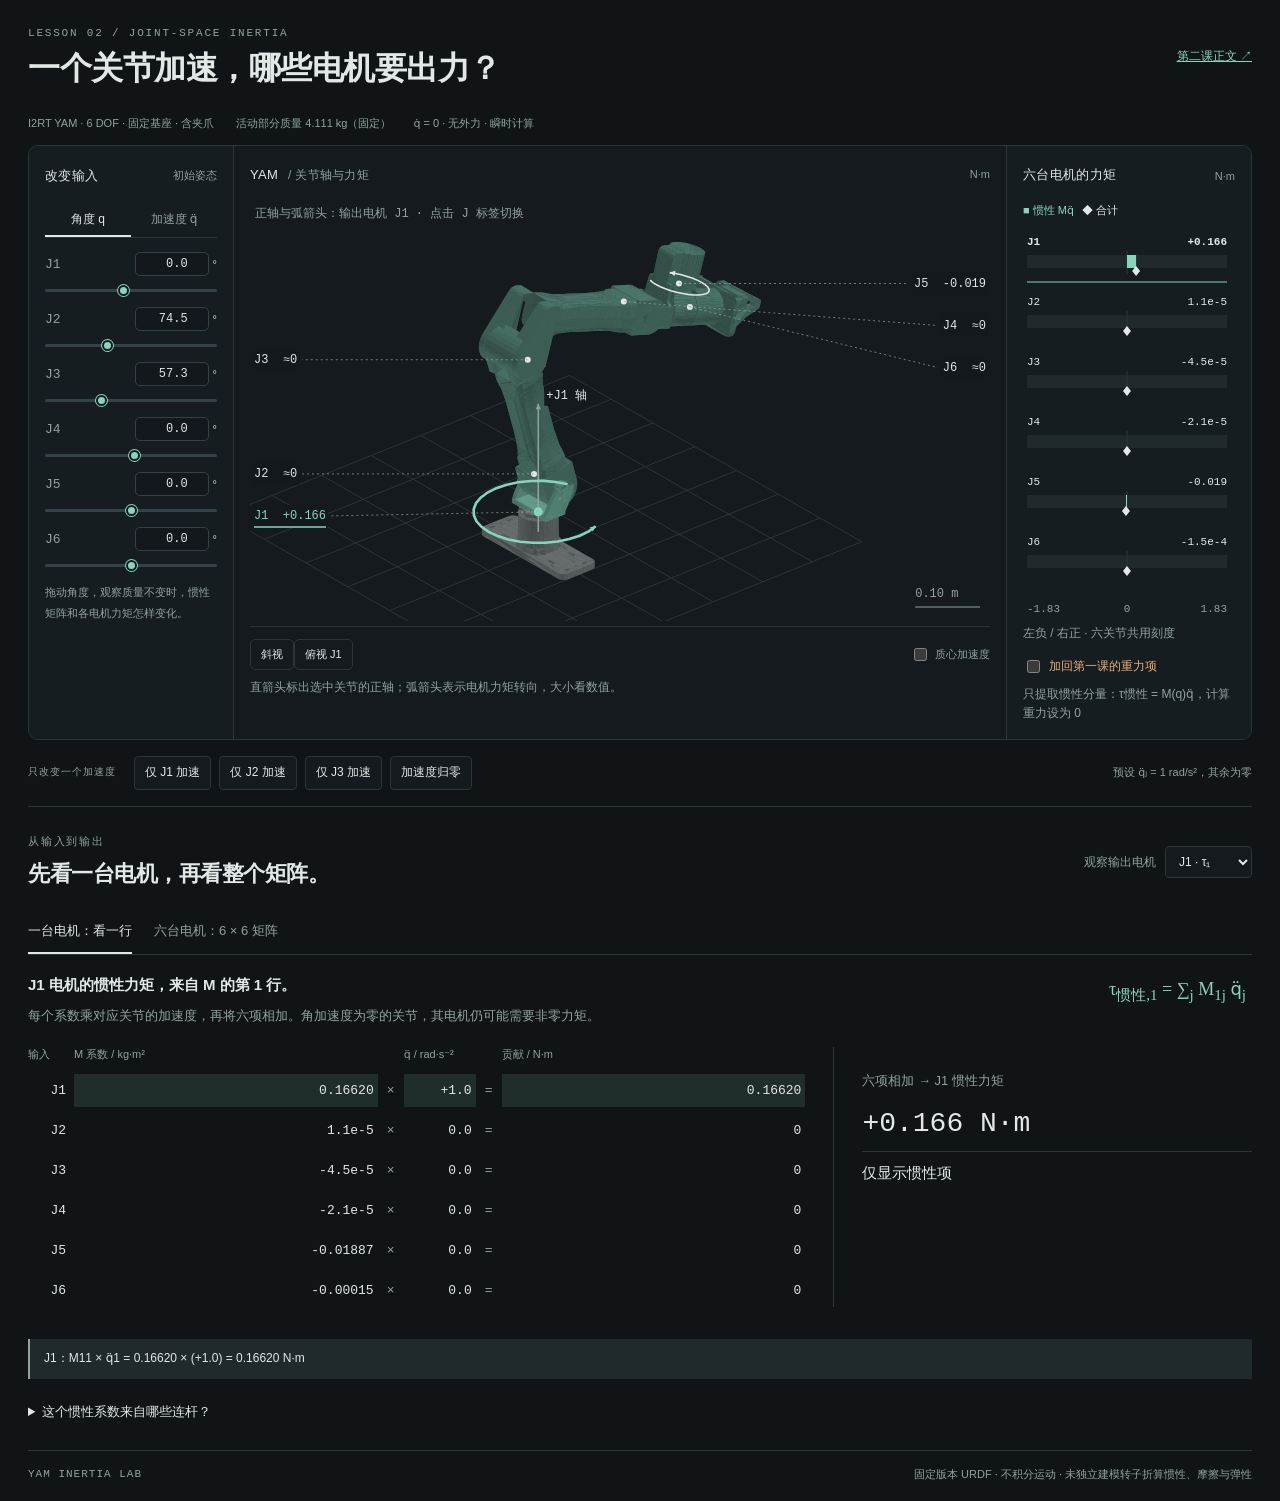
<file: docs/labs/inertia.html>
<!doctype html>
<html lang="zh-CN">
<!-- I2RT model and reduced geometry: MIT License

Copyright (c) I2RT Robotics

Permission is hereby granted, free of charge, to any person obtaining a copy of this software and associated documentation files (the “Software”), to deal in the Software without restriction, including without limitation the rights to use, copy, modify, merge, publish, distribute, sublicense, and/or sell copies of the Software, and to permit persons to whom the Software is furnished to do so, subject to the following conditions:

The above copyright notice and this permission notice shall be included in all copies or substantial portions of the Software.

THE SOFTWARE IS PROVIDED “AS IS”, WITHOUT WARRANTY OF ANY KIND, EXPRESS OR IMPLIED, INCLUDING BUT NOT LIMITED TO THE WARRANTIES OF MERCHANTABILITY, FITNESS FOR A PARTICULAR PURPOSE AND NONINFRINGEMENT. IN NO EVENT SHALL THE AUTHORS OR COPYRIGHT HOLDERS BE LIABLE FOR ANY CLAIM, DAMAGES OR OTHER LIABILITY, WHETHER IN AN ACTION OF CONTRACT, TORT OR OTHERWISE, ARISING FROM, OUT OF OR IN CONNECTION WITH THE SOFTWARE OR THE USE OR OTHER DEALINGS IN THE SOFTWARE.
 -->
<head>
  <meta charset="utf-8"><meta name="viewport" content="width=device-width,initial-scale=1"><meta name="color-scheme" content="dark">
  <title>第二课 · YAM 惯性矩阵与关节力矩</title><meta name="description" content="拖动 YAM 的姿态和角加速度，观察惯性矩阵、关节耦合、六个惯性力矩，并加回重力补偿。">
  <link rel="icon" href="../assets/icon.svg" type="image/svg+xml"><style>:root{color-scheme:dark;--bg:#101416;--surface:#141a1d;--ink:#e1e8e6;--muted:#91a29f;--line:#2b3639;--inertia:#87d5bd;--velocity:#baa3de;--coriolis:#baa3de;--centrifugal:#79b9ed;--gravity:#e7ad79;--soft:#20292b;--font:'PingFang SC','Noto Sans CJK SC','Microsoft YaHei',sans-serif;--mono:'SFMono-Regular',Consolas,'Liberation Mono',monospace}
*{box-sizing:border-box}body{margin:0;color:var(--ink);background:var(--bg);font-family:var(--font);font-size:14px;line-height:1.65}button,input,select{font:inherit}button,select{color:var(--ink)}button{cursor:pointer}button:focus-visible,input:focus-visible,select:focus-visible,summary:focus-visible{outline:2px solid var(--inertia);outline-offset:3px}button{touch-action:manipulation}a{color:var(--inertia)}[hidden]{display:none!important}#yam-lab{max-width:1440px;margin:auto;padding:30px 34px 20px}.masthead{display:flex;justify-content:space-between;align-items:center;gap:20px;margin-bottom:24px}.eyebrow{font-family:var(--mono);font-size:11px;letter-spacing:1.8px;color:var(--muted);margin-bottom:5px}h1{font-family:'Songti SC','Noto Serif CJK SC',serif;font-weight:600;font-size:32px;letter-spacing:1px;margin:0;line-height:1.35}.model-label{font:500 19px var(--mono);text-align:right}.model-label span{display:block;margin-top:8px;color:var(--muted);font:12px var(--font)}h2,h3,p{margin:0}h2{font-size:16px;font-weight:600}h3{font-size:15px;font-weight:600}p{margin:8px 0 0}.muted,.micro{color:var(--muted)}.micro{font-size:12px;line-height:1.6}.stage-line{display:flex;align-items:center;justify-content:space-between;gap:16px;margin-bottom:14px}.stage-buttons,.input-kind{display:flex;gap:5px;flex-wrap:wrap}.stage-buttons button{border:1px solid transparent;background:transparent;padding:9px 13px;color:var(--muted);font-family:var(--mono);border-radius:5px}.stage-buttons span{font-family:var(--font);margin-left:5px}.stage-buttons button[aria-pressed=true]{background:var(--ink);color:var(--surface)}#stage-note{font-size:12px;text-align:right}.equation{display:grid;grid-template-columns:112px 20px minmax(0,1fr) 20px minmax(0,1fr) 20px minmax(0,1fr) 20px minmax(0,1fr);align-items:stretch;gap:0;background:var(--surface);border:1px solid var(--line);border-radius:8px;overflow:hidden;margin-bottom:20px}.equation-result{padding:16px;align-self:center;text-align:center}.formula{font:italic 29px 'Times New Roman',serif;line-height:1.4;letter-spacing:.3px}.equation-result span,.equation-term>span{display:block;font-size:12px}.operator{display:flex;align-items:center;justify-content:center;font:25px 'Times New Roman',serif;color:var(--muted)}.equation-term{padding:13px 8px 12px;border:0;border-bottom:3px solid transparent;background:none;text-align:center;transition:background .12s}.equation-term small{display:block;font-size:11px;color:var(--muted);margin-top:3px}.equation-term b{font:11px var(--mono);color:var(--muted);display:block;margin-top:5px}.equation-term[aria-pressed=true]{background:color-mix(in srgb,currentColor 7%,var(--surface));border-bottom-color:currentColor}.inertia{color:var(--inertia)}.velocity{color:var(--velocity)}.coriolis{color:var(--coriolis)}.centrifugal{color:var(--centrifugal)}.gravity{color:var(--gravity)}.workspace{display:grid;grid-template-columns:235px minmax(320px,1fr) 286px;gap:0;background:var(--surface);border:1px solid var(--line);border-radius:8px;overflow:hidden}.control-pane,.scene-pane,.torque-pane{padding:18px;min-width:0}.control-pane{border-right:1px solid var(--line)}.torque-pane{border-left:1px solid var(--line)}.pane-title{display:flex;align-items:center;justify-content:space-between;gap:8px;margin-bottom:12px}.pane-title h2{font-size:14px}.pane-title .micro{font-size:11px}.text-button{background:none;border:0;padding:4px 0;color:var(--muted);font-size:11px}.text-button:hover{text-decoration:underline}.input-kind{gap:0;border-bottom:1px solid var(--line);margin-bottom:14px}.input-kind button{flex:1;background:transparent;border:0;border-bottom:2px solid transparent;padding:6px 1px;color:var(--muted);font-size:12px}.input-kind button[aria-pressed=true]{border-bottom-color:var(--ink);color:var(--ink)}.input-kind button:disabled{cursor:not-allowed;opacity:.4}.joint-input{margin:0 0 15px}.input-head{display:flex;align-items:center;justify-content:space-between;gap:6px}.joint-button{border:0;background:none;padding:0;color:var(--muted);font:500 13px var(--mono)}.joint-button[aria-pressed=true]{color:var(--inertia);text-decoration:underline;text-underline-offset:4px}.input-value{display:flex;align-items:center;gap:4px;font-family:var(--mono);font-size:12px}.input-value input{width:76px;padding:3px 5px;border:1px solid var(--line);background:var(--bg);color:var(--ink);border-radius:3px;font:12px var(--mono);text-align:right}.input-value small{font:11px var(--font)}.joint-input input[type=range]{display:block;width:100%;height:23px;accent-color:var(--inertia);margin:5px 0 0;cursor:ew-resize}#input-note{margin-top:12px}#lab-canvas{display:block;width:100%;height:422px;touch-action:none;cursor:grab}.scene-tools{display:flex;align-items:center;justify-content:space-between;gap:8px;flex-wrap:wrap;margin-top:5px}.scene-tools label{font-size:11px;display:flex;align-items:center;gap:5px;color:var(--muted)}input[type=checkbox]{accent-color:var(--inertia)}.quiet-button{border:1px solid var(--line);background:var(--surface);padding:5px 10px;border-radius:4px;font-size:12px}.quiet-button:hover{background:var(--soft)}.legend{display:flex;gap:8px;flex-wrap:wrap;font-size:11px}.torque-pane svg{width:100%;display:block;margin-top:10px}.torque-pane .micro{margin-top:4px}.calculation{margin-top:26px}.calculation-header{display:flex;align-items:center;justify-content:space-between;gap:18px;margin-bottom:16px}.calculation-header h2{font-family:'Songti SC',serif;font-size:24px}.joint-select{font-size:12px;color:var(--muted);display:flex;gap:9px;align-items:center}.joint-select select{border:1px solid var(--line);padding:7px 22px 7px 9px;border-radius:4px;background:var(--surface)}.pipeline{display:flex;align-items:center;justify-content:space-between;gap:12px;padding:15px 20px;border-top:1px solid var(--line);border-bottom:1px solid var(--line);font-size:13px}.pipeline span{display:block}.pipeline small{display:block;font-size:11px;color:var(--muted)}.pipeline b{font-weight:400;color:var(--muted)}.detail-tabs{display:flex;gap:22px;margin:18px 0 0;border-bottom:1px solid var(--line)}.detail-tabs button{background:none;border:0;border-bottom:2px solid transparent;padding:10px 0;color:var(--muted);font-size:13px}.detail-tabs button[aria-selected=true]{color:var(--ink);border-bottom-color:var(--ink)}[role=tabpanel]{padding:18px 0}.panel-intro{display:flex;align-items:flex-start;justify-content:space-between;gap:30px;margin:0 0 20px}.panel-intro p{max-width:680px;font-size:13px;color:var(--muted)}.math-callout{font-family:'Times New Roman',var(--font);font-size:18px;white-space:nowrap;padding-top:2px}.concept-note{background:var(--soft);padding:10px 14px;font-size:12px;border-left:2px solid var(--muted);margin:14px 0}.gravity-grid{display:grid;grid-template-columns:minmax(0,1.2fr) minmax(285px,.8fr);gap:32px}.table-caption{font-size:12px;color:var(--muted);margin-bottom:8px}.matrix-wrap{overflow-x:auto}.data-matrix{border-collapse:separate;border-spacing:3px;width:100%;table-layout:fixed;font-family:var(--mono);font-size:12px}.data-matrix th{font-weight:400;font-size:11px;color:var(--muted);padding:5px 2px;text-align:center}.data-matrix th:first-child{width:62px;text-align:left;font-family:var(--font)}.data-matrix td{padding:0;text-align:center;height:31px}.data-matrix button{display:block;width:100%;height:100%;border:1px solid transparent;background:var(--cell-bg,transparent);border-radius:3px;padding:5px 2px;font:inherit;font-variant-numeric:tabular-nums}.data-matrix .active-row button{box-shadow:inset 0 -2px 0 color-mix(in srgb,var(--inertia) 45%,transparent)}.data-matrix button.active-cell{border:1.5px solid var(--ink);font-weight:600}.data-matrix td.column-focus button{outline:1px dashed color-mix(in srgb,var(--inertia) 55%,transparent);outline-offset:-3px}.data-matrix tfoot td{padding:8px 2px;border-top:1px solid var(--line);font-weight:500}.matrix-key{font-size:11px;color:var(--muted);margin-top:9px}.numeric-derivation{border-left:1px solid var(--line);padding-left:26px}.derivation-title{font-size:15px;font-weight:600;margin-bottom:12px}.derivation-row{display:grid;grid-template-columns:95px 1fr;gap:8px;align-items:baseline;padding:7px 0;border-bottom:1px solid var(--line);font-size:12px}.derivation-row span:first-child{color:var(--muted)}.derivation-row code{font-family:var(--mono);font-size:12px;overflow-wrap:anywhere}.derivation-answer{margin-top:15px;color:var(--gravity);font:18px var(--mono)}.matrix-product{display:grid;grid-template-columns:minmax(310px,1fr) 32px 112px 32px 120px;align-items:center;gap:12px;margin-top:20px}.matrix-block{min-width:0}.matrix-symbol{font:28px 'Times New Roman',serif;text-align:center;color:var(--muted)}.vector{border-left:2px solid var(--line);border-right:2px solid var(--line);padding:7px 8px;font:12px var(--mono)}.vector div{display:flex;justify-content:space-between;align-items:center;height:34px;gap:8px}.vector span{font-size:10px;color:var(--muted)}.vector .selected{color:var(--inertia);font-weight:600}.row-expansion{margin:23px 0}.product-terms{display:grid;grid-template-columns:repeat(6,minmax(0,1fr));gap:10px;margin-top:12px}.product-cell{padding:12px;border-top:2px solid var(--line);background:var(--surface);min-width:0;font-size:12px}.product-cell.selected{border-color:var(--inertia)}.product-cell .term-label{color:var(--muted);font-size:11px;margin-bottom:8px}.product-cell code{display:block;font-family:var(--mono);font-size:12px;overflow-wrap:anywhere}.product-cell strong{font-weight:500;display:block;color:var(--inertia);font-family:var(--mono);margin-top:8px}.origin-layout{display:grid;grid-template-columns:1fr 1fr;gap:32px;margin-top:14px}.origin-layout p{font-size:12px;color:var(--muted)}summary{cursor:pointer;font-size:13px;padding:8px 0}.selected-math{font:20px 'Times New Roman',serif;margin-bottom:10px;color:var(--inertia)}.formula-readable{font:17px 'Times New Roman',var(--font);line-height:1.7}.table-scroll{overflow-x:auto;min-width:0;max-width:100%;overscroll-behavior-x:contain}.contribution-table{width:100%;border-collapse:collapse;font-size:12px;font-variant-numeric:tabular-nums}.contribution-table th{font-weight:500;color:var(--muted);font-size:11px;white-space:nowrap}.contribution-table th,.contribution-table td{padding:7px 6px;text-align:right;border-bottom:1px solid var(--line)}.contribution-table th:first-child,.contribution-table td:first-child{text-align:left}.contribution-table td{font-family:var(--mono);white-space:nowrap}.contribution-table tfoot{font-weight:600}.velocity-layout{display:grid;grid-template-columns:minmax(0,1.15fr) minmax(0,.85fr);gap:32px;margin-top:22px}.velocity-layout svg{width:100%;display:block;margin-top:10px}.joint-total{display:flex;align-items:center;justify-content:space-between;gap:20px;border-top:1px solid var(--line);padding:16px 0;font-size:13px}.joint-total .sum{font:16px var(--mono)}.source-details{border-top:1px solid var(--line);margin-top:8px;padding-top:8px;color:var(--muted)}.source-grid{display:grid;grid-template-columns:1fr 1fr;gap:30px;padding:12px 0;font-size:12px}footer{display:flex;align-items:center;justify-content:space-between;gap:18px;border-top:1px solid var(--line);padding-top:14px;margin-top:20px;color:var(--muted);font-size:11px}footer>span:first-child{font-family:var(--mono);letter-spacing:1px}svg text{fill:var(--ink);font:11px var(--mono)}svg .chart-label{font:12px var(--font)}
@media(min-width:1300px){#lab-canvas{height:444px}.joint-input{margin-bottom:18px}}
@media(max-width:1100px){#yam-lab{padding:22px}.workspace{grid-template-columns:210px minmax(0,1fr)}.torque-pane{grid-column:1/-1;border-left:0;border-top:1px solid var(--line)}.torque-pane svg{max-height:none}.pane-title h2{font-size:14px}.equation{grid-template-columns:90px 16px minmax(0,1fr) 16px minmax(0,1fr) 16px minmax(0,1fr) 16px minmax(0,1fr)}.equation-term small{font-size:10px}.equation-result span{font-size:11px}.math-callout{white-space:normal}.panel-intro{gap:20px}.matrix-product{grid-template-columns:minmax(270px,1fr) 22px 96px 22px 106px;gap:8px}}
@media(max-width:760px){#yam-lab{padding:18px 14px}.masthead{align-items:flex-start;margin-bottom:18px}.model-label{font-size:15px}.model-label span{max-width:130px;line-height:1.5;font-size:10px}h1{font-size:25px}.eyebrow{font-size:10px;letter-spacing:1px}.stage-line{display:block}.stage-buttons{gap:0}.stage-buttons button{padding:8px 9px;font-size:12px}#stage-note{text-align:left;margin-top:8px}.equation{grid-template-columns:repeat(2,minmax(0,1fr))}.equation-result,.equation>.operator{display:none}.formula{font-size:24px}.equation-term small{display:none}.equation-term b{font-size:10px}.equation-term{padding:10px 4px}.workspace{grid-template-columns:180px minmax(0,1fr)}.control-pane,.scene-pane,.torque-pane{padding:14px}.scene-pane .pane-title{display:block}.scene-pane .pane-title .micro{display:block;margin-top:3px}#lab-canvas{height:420px}.joint-input{margin-bottom:18px}.input-kind button{font-size:11px}.panel-intro{display:block}.math-callout{margin-top:10px;font-size:17px}.gravity-grid{grid-template-columns:1fr;gap:22px}.numeric-derivation{padding-left:0;border-left:0}.matrix-product{grid-template-columns:minmax(0,1fr) 20px minmax(0,1fr);gap:12px}.matrix-block{grid-column:1/-1}.matrix-product>.matrix-symbol:nth-child(2){display:none}.matrix-product .vector{max-width:210px}.matrix-product>div:nth-child(4){grid-column:2;grid-row:2}.matrix-product>div:nth-child(5){grid-column:3;grid-row:2}.matrix-product>div:nth-child(3){grid-column:1;grid-row:2}.product-terms{grid-template-columns:repeat(3,minmax(0,1fr))}.origin-layout,.velocity-layout,.source-grid{grid-template-columns:1fr;gap:20px}.pipeline{gap:8px;padding:12px 0;font-size:11px}.pipeline small{font-size:10px;max-width:95px}.joint-total{display:block}.joint-total .sum{display:block;margin-top:10px;font-size:13px}.detail-tabs{gap:16px}.detail-tabs button{font-size:12px}footer{align-items:flex-start;font-size:10px}}
@media(max-width:520px){.masthead{display:block}.model-label{text-align:left;font-size:13px;display:flex;align-items:center;gap:10px;margin-top:12px}.model-label span{margin:0;max-width:none}.workspace{display:flex;flex-direction:column}.scene-pane{order:0}.control-pane{order:1;border-right:0;border-top:1px solid var(--line)}.torque-pane{order:2}.scene-pane .pane-title{display:flex;flex-wrap:wrap}#lab-canvas{height:360px}#joint-inputs{display:grid;grid-template-columns:1fr 1fr;gap:8px 16px}.joint-input{margin-bottom:8px}.input-value input{width:63px}.input-kind{max-width:310px}.pipeline{flex-wrap:wrap}.pipeline span{width:42%;margin:3px 0}.pipeline b:nth-child(4){display:none}.pipeline small{max-width:none}.calculation-header h2{font-size:22px}.joint-select{font-size:11px;gap:6px}.detail-tabs{gap:12px}.detail-tabs button{font-size:11px}.data-matrix{font-size:10px;border-spacing:2px}.data-matrix th:first-child{width:48px}.data-matrix th{font-size:10px}.data-matrix td{height:30px}.product-cell{padding:8px}.product-cell code{font-size:11px}.product-cell strong{font-size:11px}.derivation-row{grid-template-columns:85px 1fr}.contribution-table td{font-size:11px}.concept-note{padding:9px 10px}footer{display:block}footer>span{display:block;margin-top:5px}}
@media(prefers-reduced-motion:reduce){*{transition:none!important}}

/* The embedded experiment shares all four torque components with the full lab.
   The standalone lab adds equations and expanded calculations below. */
#yam-lab{max-width:1480px}
h1,.calculation-header h2{font-family:var(--font);letter-spacing:-.5px}
.workspace{grid-template-columns:210px minmax(320px,1fr) 256px;border-radius:10px}
.control-pane,.torque-pane{background:#161d20}
.scene-pane{background:var(--surface)}
#lab-canvas{height:435px}
.pane-title{min-height:24px;margin-bottom:15px}
.pane-title h2{font-size:13px;font-weight:500;letter-spacing:.3px}
.scene-subtitle{font-size:11px;font-weight:400;color:var(--muted);margin-left:6px}
.joint-input{margin-bottom:17px}
.input-value input{border-color:#354145;border-radius:5px;background:#12181b;width:74px;padding:4px 5px}
.joint-button[aria-pressed=true]{text-decoration:none;color:var(--inertia)}
.joint-input input[type=range]{appearance:none;-webkit-appearance:none;height:3px;margin:13px 0 15px;background:#344347;border-radius:3px;cursor:pointer}
.joint-input input[type=range]::-webkit-slider-thumb{appearance:none;width:11px;height:11px;background:var(--inertia);border:2px solid #141a1d;border-radius:50%;box-shadow:0 0 0 1px var(--inertia)}
.joint-input input[type=range]::-moz-range-thumb{width:9px;height:9px;background:var(--inertia);border:2px solid #141a1d;border-radius:50%}
.scene-tools{border-top:1px solid var(--line);padding-top:12px}
.quiet-button{font-size:11px;border-radius:5px}
#input-note{font-size:11px;line-height:1.9}
.after-workspace{margin:48px 0 24px}
.after-workspace h2{font-size:25px;margin:8px 0}
.after-workspace p{color:var(--muted);font-size:13px}
.stage-line{margin-bottom:20px}
.intro-legend{display:none}
.intro #yam-lab{padding:0;max-width:none}
.intro .masthead,.intro .equation,.intro .calculation,.intro .source-details,.intro footer,.intro .after-workspace{display:none}
.intro .workspace{border:0;border-radius:0}
.intro .intro-legend{display:flex;gap:6px;align-items:center;font-size:11px;color:var(--gravity);margin:0 0 8px}
.intro-legend i{width:6px;height:6px;border-radius:2px;background:var(--gravity)}
.intro-legend span{color:var(--muted)}
.intro .torque-pane .micro{font-size:10px}
.torque-heat-key{display:none;margin:10px 0 13px;padding-top:10px;border-top:1px solid var(--line);font-size:10px;color:var(--muted)}
.intro .torque-heat-key{display:block}
.torque-heat-key>span{display:block;margin-bottom:6px;color:var(--ink);font-size:11px}
.torque-heat-ramp{height:8px;border-radius:8px;background:linear-gradient(90deg,rgb(91,159,232) 0%,rgb(115,194,235) 15%,rgb(239,183,116) 35%,rgb(240,130,97) 65%,rgb(227,81,88) 100%)}
.torque-heat-ticks{display:flex;justify-content:space-between;gap:2px;margin:4px 0 7px;font:9px var(--mono)}
.torque-heat-key small{display:block;font-size:10px;line-height:1.5}
.intro .joint-button[aria-pressed=true]{text-decoration:underline;text-underline-offset:4px;text-decoration-color:var(--inertia);text-decoration-thickness:2px}
@media(max-width:1100px) and (min-width:841px){
 .workspace{grid-template-columns:185px minmax(300px,1fr) 226px}
 .control-pane,.scene-pane,.torque-pane{padding:15px}
 .torque-pane{grid-column:auto;border-left:1px solid var(--line);border-top:0}
}
@media(max-width:840px){
 .workspace{grid-template-columns:190px minmax(0,1fr)}
 .torque-pane{grid-column:1/-1;border-left:0;border-top:1px solid var(--line)}
 #lab-canvas{height:435px}
}
@media(max-width:520px){
 .workspace{display:flex}
 .scene-pane{order:0}
 .torque-pane{order:1}
 .control-pane{order:2}
 .scene-pane .pane-title{display:flex;margin-bottom:8px}
 .scene-pane .pane-title .micro{font-size:9px}
 #lab-canvas{height:300px}
 .joint-input{margin-bottom:6px}
 .input-value input{width:64px}
 .intro .torque-pane svg{max-width:420px;margin-inline:auto}
 .scene-tools label{font-size:10px}
 .control-pane{border-top:1px solid var(--line)}
}


/* Keep the signed components legible beside the total-torque heatmap. */
.formula sub{font-size:.5em}
.equation-term{min-width:0}
.equation-term .formula{font-size:26px}
.equation-term b{overflow-wrap:anywhere;line-height:1.5}
.component-overview{margin-top:20px;padding:22px 24px 16px;border:1px solid var(--line);border-radius:10px;background:var(--surface)}
.component-heading{display:flex;justify-content:space-between;align-items:center;gap:16px}
.component-heading h2{font-size:17px;font-weight:500;letter-spacing:.2px}
.component-caption{max-width:900px;margin:9px 0 18px;color:var(--muted);font-size:12px;line-height:1.8}
.component-scroll-hint{display:none}
.component-table{width:100%;min-width:620px;border-collapse:collapse;table-layout:fixed;font-variant-numeric:tabular-nums}
.component-table th,.component-table td{padding:10px 14px;border-bottom:1px solid var(--line);text-align:center}
.component-table thead th{font-size:11px;font-weight:500;padding-top:5px;padding-bottom:11px}
.component-table th:first-child{width:66px;text-align:left;padding-left:2px}
.component-table tbody th{font-weight:500}
.component-table tbody tr:last-child th,.component-table tbody tr:last-child td{border-bottom:0}
.component-table tr.selected{background:color-mix(in srgb,var(--inertia) 5%,transparent)}
.component-table button{border:0;background:none;font:13px var(--mono);padding:8px;border-radius:4px;color:var(--muted)}
.component-table button:hover{background:var(--soft);color:var(--ink)}
.component-table button[aria-pressed=true]{color:var(--ink);box-shadow:inset 2px 0 0 var(--inertia)}
.component-value{display:block;font:13px var(--mono);line-height:1.5;white-space:nowrap}
.component-track{display:block;position:relative;width:100%;height:5px;margin-top:8px;background:var(--soft);border-radius:2px}
.component-track:before{content:'';position:absolute;left:50%;top:-2px;height:9px;border-left:1px solid #687775;opacity:.7}
.component-fill{position:absolute;top:0;bottom:0;background:currentColor;border-radius:2px}
.component-table .total{color:var(--ink)}
.component-table td.total .component-value{font-weight:600}
.component-state-note{margin-top:13px;min-height:1.6em;font-size:12px;color:var(--muted);line-height:1.8}
.sr-only{position:absolute;width:1px;height:1px;padding:0;margin:-1px;overflow:hidden;clip:rect(0,0,0,0);white-space:nowrap;border:0}
.velocity-split{display:grid;grid-template-columns:repeat(2,minmax(0,1fr));gap:26px;margin:20px 0}
.velocity-definition{border-left:2px solid currentColor;padding-left:16px}
.velocity-definition h3{font-size:13px;font-weight:500;margin-bottom:8px}
.velocity-definition p{font-size:12px;line-height:1.8;color:var(--muted)}
.velocity-definition .formula-readable{font-size:19px}
.velocity-presets{display:flex;align-items:center;flex-wrap:wrap;gap:8px;margin-top:18px}
.velocity-presets>.micro{margin-right:4px}
.velocity-presets .text-button{padding:5px 9px}
.velocity-layout>div{min-width:0}
.velocity-table{min-width:540px}
.velocity-link-legend{margin-top:8px}
.contribution-table .coriolis{color:var(--coriolis)}
.contribution-table .centrifugal{color:var(--centrifugal)}
.velocity-source-details{margin-top:25px;border-top:1px solid var(--line);padding-top:8px}
.velocity-source-details h3{margin:12px 0 4px}
.velocity-source-details .table-scroll{margin-top:14px}
.velocity-source-table{min-width:560px}
.joint-total .sum{display:flex;flex-wrap:wrap;align-items:baseline;gap:6px;line-height:1.9}
.joint-total .sum small{font:10px var(--font);margin-right:4px}
.intro .stage-line{padding:14px 18px;margin:0;border-bottom:1px solid var(--line)}
.intro .component-overview{margin:0;border:0;border-top:1px solid var(--line);border-radius:0;padding:22px 18px 16px}
@media(max-width:1100px){.equation-term .formula{font-size:23px}}
@media(max-width:760px){
 .component-overview{padding:18px 16px 14px}
 .component-heading h2{font-size:15px}
 .component-heading .micro{white-space:nowrap;font-size:11px}
 .component-caption{margin-bottom:14px;font-size:11px}
 .component-table th,.component-table td{padding:10px 12px}
 .equation-term{padding:13px 8px 11px;border-top:1px solid var(--line)}
 .equation-term .formula{font-size:25px}
 .equation-term small{display:block;font-size:10px}
 .velocity-split{grid-template-columns:1fr;gap:20px}
 .velocity-layout{grid-template-columns:minmax(0,1fr)}
 .component-state-note{font-size:11px}
 .intro .stage-line{padding:12px 14px}
 .intro .component-overview{padding:18px 14px 14px}
}
@media(max-width:520px){
 .input-value input[type=number]{appearance:textfield;-moz-appearance:textfield}
 .input-value input[type=number]::-webkit-inner-spin-button,.input-value input[type=number]::-webkit-outer-spin-button{-webkit-appearance:none;margin:0}
 .component-scroll-hint{display:block;color:var(--inertia);font-size:11px;margin:0 0 10px}
 .component-heading{align-items:flex-start;gap:8px}
 .component-heading .eyebrow{font-size:9px;letter-spacing:1px}
 .component-heading h2{font-size:14px}
 .component-heading>.micro{padding-top:20px;font-size:10px}
 .intro .stage-buttons button{padding:7px 8px;font-size:11px}
 .velocity-presets{gap:7px}
 .velocity-presets>.micro{flex-basis:100%}
 .joint-total .sum{font-size:12px;gap:4px}
}

.component-overview .velocity-presets{border-top:1px solid var(--line);padding-top:14px;margin-top:14px}
.velocity-presets .preset-note{margin-left:auto;font-size:10px}
@media(max-width:520px){.velocity-presets .preset-note{margin-left:0}.velocity-presets>.micro:first-child{flex-basis:100%}}
@media(max-width:380px){.input-value input{width:48px}.input-value{gap:3px}.input-value small{font-size:10px}#joint-inputs{gap:8px 12px}.joint-button{font-size:12px}}

.christoffel-formula{margin-top:10px;color:var(--velocity);overflow-wrap:anywhere;line-height:1.9}
.christoffel-formula span{display:inline-block}

.course-return{display:block;margin-top:8px;font:11px var(--font);text-decoration:none;color:var(--inertia)}
.course-return:hover{text-decoration:underline}
@media(max-width:520px){.model-label{flex-wrap:wrap}.course-return{margin-top:0}}

#yam-inertia{max-width:1440px;margin:auto;padding:24px 28px 18px}.masthead a{font-size:12px;white-space:nowrap}.lab-status{display:flex;flex-wrap:wrap;gap:6px 22px;color:var(--muted);font-size:11px;margin-bottom:13px}.embedded #yam-inertia{padding:18px}.embedded .masthead{display:none}.workspace{grid-template-columns:205px minmax(0,1fr) 245px}.scene-pane,.control-pane,.torque-pane{padding:16px}.joint-input{margin-bottom:13px}.scene-subtitle{font-weight:400;color:var(--muted);font-size:12px}.gravity-switch{display:flex;align-items:center;gap:6px;margin-top:14px;color:var(--gravity);font-size:12px}.gravity-switch input{accent-color:var(--gravity)}#force-law{margin-top:8px}#lab-canvas{height:420px}.experiment-strip{display:flex;align-items:center;flex-wrap:wrap;gap:8px;padding:16px 0;border-bottom:1px solid var(--line)}.experiment-strip .eyebrow{margin:0 10px 0 0;letter-spacing:1px;font-size:10px}.experiment-strip button{border:1px solid var(--line);background:var(--surface);border-radius:4px;padding:6px 10px;font-size:12px}.experiment-strip button:hover{background:var(--soft)}.experiment-strip .micro{margin-left:auto;font-size:11px}.row-layout{display:grid;grid-template-columns:minmax(0,1.3fr) minmax(220px,.7fr);gap:28px}.row-calculation{display:grid;grid-template-columns:42px minmax(0,1fr) 18px 72px 18px minmax(0,1fr);gap:7px 4px;align-items:center;font:13px var(--mono)}.row-calculation .row-cell{text-align:right;padding:9px 4px;font-variant-numeric:tabular-nums;min-width:0}.row-calculation .row-key{font:11px var(--font);color:var(--muted);padding-bottom:5px}.row-calculation .op{text-align:center;color:var(--muted)}.row-calculation .active-term{background:color-mix(in srgb,var(--inertia) 10%,var(--surface))}.selected-output{border-left:1px solid var(--line);padding:22px 0 12px 28px;align-self:stretch}.selected-output>span{font-size:13px;color:var(--muted)}.selected-output output{display:block;font:28px var(--mono);margin:16px 0 8px;overflow-wrap:anywhere}.selected-output p{font:13px var(--mono);margin:10px 0}.selected-output>div{font:15px var(--mono);padding-top:12px;margin-top:12px;border-top:1px solid var(--line)}.data-matrix{min-width:460px}.data-matrix th:first-child{width:45px}.data-matrix th:last-child{width:88px}.data-matrix .column-head{background:var(--surface);font:12px var(--mono);height:34px}.data-matrix .column-head[aria-pressed=true]{background:var(--ink);color:var(--surface)}.data-matrix .inertia-output{color:var(--ink);font-weight:500}.data-matrix .acceleration-row td{padding:9px 3px;color:var(--muted)}.row-calculation .term-value{font-weight:500}.torque-pane svg text{font:11px var(--mono);fill:var(--ink)}.torque-pane svg .scale-label{fill:var(--muted)}.calculation-header h2{font-size:22px}.torque-row.selected text{font-weight:600}.origin-layout{margin-top:18px}.formula-readable{margin-top:18px}.selected-math{color:var(--inertia)}.concept-note{overflow-wrap:anywhere}.model-mass{font-variant-numeric:tabular-nums}
.torque-pane{grid-column:auto;border-left:1px solid var(--line);border-top:0}.panel-intro>div:first-child{flex:1;min-width:0}.math-callout{flex:none;padding-right:6px}
@media(max-width:1080px){.workspace{grid-template-columns:180px minmax(0,1fr) 208px}.control-pane,.scene-pane,.torque-pane{padding:13px}.input-value input{width:63px}.scene-tools label{font-size:10px}#lab-canvas{height:395px}.row-layout{grid-template-columns:minmax(0,1.4fr) minmax(180px,.6fr);gap:20px}.selected-output{padding-left:20px}.selected-output output{font-size:23px}}
@media(max-width:840px){#yam-inertia{padding:18px}.workspace{grid-template-columns:180px minmax(0,1fr)}.torque-pane{grid-column:1/-1;border-left:0;border-top:1px solid var(--line)}.row-layout{grid-template-columns:1fr}.selected-output{border-left:0;border-top:1px solid var(--line);padding:16px 0;display:flex;gap:12px;flex-wrap:wrap;align-items:baseline}.selected-output output{margin:0;font-size:25px}.selected-output>div{border:0;margin:0;padding:0}.selected-output p{margin:0}.panel-intro{display:block}.math-callout{margin-top:12px}.calculation-header{align-items:flex-start;flex-wrap:wrap}.experiment-strip .micro{margin-left:0;flex-basis:100%}.row-calculation{font-size:12px}}
@media(max-width:520px){#yam-inertia,.embedded #yam-inertia{padding:12px}.masthead{display:block;margin-bottom:14px}h1{font-size:25px}.masthead a{display:inline-block;margin-top:10px}.workspace{display:flex;flex-direction:column}.scene-pane{order:0}.torque-pane{order:1}.control-pane{order:2;border:0;border-top:1px solid var(--line)}#lab-canvas{height:320px}.pane-title .micro{display:block}.scene-tools{justify-content:space-between}.control-pane #joint-inputs{display:grid;grid-template-columns:1fr 1fr;gap:7px 14px}.input-head{flex-wrap:wrap;gap:4px}.input-value{margin-left:auto}.input-value input{width:58px}.joint-input{margin:0}.row-calculation{grid-template-columns:30px minmax(0,1fr) 12px 48px 12px minmax(0,1fr);gap:6px 2px;font-size:12px}.row-calculation .row-cell{padding:8px 1px}.row-calculation .row-key{font-size:10px}.row-calculation .op{font-size:12px}.calculation-header h2{font-size:20px}.detail-tabs{gap:18px}.detail-tabs button{font-size:12px}.joint-select{flex-wrap:wrap}.lab-status{font-size:10px;gap:5px 12px}.scene-pane p.micro{font-size:11px}.selected-output output{font-size:23px}.origin-layout{display:block}.origin-layout .table-scroll{margin-top:18px}}
</style><script>if(new URLSearchParams(location.search).has('embed'))document.documentElement.classList.add('embedded');</script>
</head>
<body>
<main id="yam-inertia">
  <header class="masthead"><div><div class="eyebrow">LESSON 02 / JOINT-SPACE INERTIA</div><h1>一个关节加速，哪些电机要出力？</h1></div><a href="../index.html#inertia">第二课正文 ↗</a></header>
  <div class="lab-status"><span>I2RT YAM · 6 DOF · 固定基座 · 含夹爪</span><span id="fixed-mass"></span><span>q̇ = 0 · 无外力 · 瞬时计算</span></div>
  <div class="workspace">
    <section class="control-pane" aria-labelledby="inertia-input-title">
      <div class="pane-title"><h2 id="inertia-input-title">改变输入</h2><button class="text-button" id="reset-pose" type="button">初始姿态</button></div>
      <div class="input-kind" role="group" aria-label="选择输入量"><button data-input="q" type="button" aria-pressed="true">角度 q</button><button data-input="a" type="button" aria-pressed="false">加速度 q̈</button></div>
      <div id="joint-inputs"></div><p class="micro" id="input-note"></p>
    </section>
    <section class="scene-pane" aria-labelledby="inertia-scene-title">
      <div class="pane-title"><h2 id="inertia-scene-title">YAM <span class="scene-subtitle">/ 关节轴与力矩</span></h2><span class="micro">N·m</span></div>
      <canvas id="lab-canvas" role="img" aria-label="YAM 机械臂、关节正轴和电机力矩转向"></canvas>
      <div class="scene-tools"><div><button class="quiet-button" type="button" id="view-iso">斜视</button><button class="quiet-button" type="button" id="view-top">俯视 J1</button></div><label><input id="show-acceleration" type="checkbox">质心加速度</label></div>
      <p class="micro">直箭头标出选中关节的正轴；弧箭头表示电机力矩转向，大小看数值。</p>
    </section>
    <section class="torque-pane" aria-labelledby="inertia-torque-title">
      <div class="pane-title"><h2 id="inertia-torque-title">六台电机的力矩</h2><span class="micro">N·m</span></div>
      <div class="legend"><span class="inertia">■ 惯性 Mq̈</span><span class="gravity" id="gravity-legend" hidden>■ 重力 g</span><span>◆ 合计</span></div>
      <svg id="torque-bars" role="img" aria-label="六关节惯性力矩与可选的重力分量"></svg>
      <div class="micro">左负 / 右正 · 六关节共用刻度</div>
      <label class="gravity-switch"><input id="include-gravity" type="checkbox"><span>加回第一课的重力项</span></label><div id="force-law" class="micro"></div>
    </section>
  </div>
  <div class="experiment-strip"><span class="eyebrow">只改变一个加速度</span><button type="button" data-preset="0">仅 J1 加速</button><button type="button" data-preset="1">仅 J2 加速</button><button type="button" data-preset="2">仅 J3 加速</button><button type="button" id="zero-acceleration">加速度归零</button><span class="micro">预设 q̈ⱼ = 1 rad/s²，其余为零</span></div>
  <section class="calculation" aria-labelledby="inertia-calculation-title">
    <div class="calculation-header"><div><div class="eyebrow">从输入到输出</div><h2 id="inertia-calculation-title">先看一台电机，再看整个矩阵。</h2></div><label class="joint-select">观察输出电机 <select id="output-joint"><option value="0">J1 · τ₁</option><option value="1">J2 · τ₂</option><option value="2">J3 · τ₃</option><option value="3">J4 · τ₄</option><option value="4">J5 · τ₅</option><option value="5">J6 · τ₆</option></select></label></div>
    <div class="detail-tabs" role="tablist" aria-label="惯性矩阵计算视图"><button id="row-tab" type="button" role="tab" data-view="row" aria-controls="row-panel" aria-selected="true">一台电机：看一行</button><button id="matrix-tab" type="button" role="tab" data-view="matrix" aria-controls="matrix-panel" aria-selected="false">六台电机：6 × 6 矩阵</button></div>
    <div id="row-panel" role="tabpanel" aria-labelledby="row-tab">
      <div class="panel-intro"><div><h3 id="row-heading"></h3><p>每个系数乘对应关节的加速度，再将六项相加。角加速度为零的关节，其电机仍可能需要非零力矩。</p></div><div class="math-callout inertia" id="row-law"></div></div>
      <div class="row-layout"><div class="row-calculation" id="row-calculation" aria-label="六个惯性力矩乘积"></div><div class="selected-output"><span id="selected-label"></span><output id="selected-inertia"></output><p id="selected-gravity" class="gravity"></p><div id="selected-total"></div></div></div>
    </div>
    <div id="matrix-panel" role="tabpanel" aria-labelledby="matrix-tab" hidden>
      <div class="panel-intro"><div><h3>列是加速度输入，行是电机力矩输出。</h3><p>点击列标题，只给该关节单位加速度；这一整列就给出六个惯性力矩。点击矩阵元素，选择输出电机和输入来源。</p></div><div class="math-callout inertia">τ<sub>惯性</sub> = M(q) q̈</div></div>
      <div class="matrix-wrap" id="mass-matrix"></div><div class="matrix-key">M 的单位：kg·m²。底行为 q̈ / rad·s⁻²；右列为 Mq̈ / N·m。下划线标出观察的输出行，浅色标出选中的输入列。</div>
    </div>
    <div class="concept-note" id="live-calculation" aria-live="polite"></div>
    <details id="mass-origin"><summary>这个惯性系数来自哪些连杆？</summary><div class="origin-layout"><div><div class="selected-math" id="mass-cell-title"></div><p>质心平移和连杆绕质心转动都要贡献惯性。URDF 的质量、质心和惯量固定；姿态改变它们与关节轴的几何关系。</p><div class="formula-readable">M<sub>ij</sub> = ∑<sub>k</sub> (m<sub>k</sub> J<sub>v,k,i</sub> · J<sub>v,k,j</sub> + J<sub>ω,k,i</sub><sup>T</sup> I<sub>k</sub><sup>world</sup> J<sub>ω,k,j</sub>)</div></div><div class="table-scroll"><table class="contribution-table"><thead><tr><th>连杆</th><th>质心平移</th><th>自身转动</th><th>合计 / kg·m²</th></tr></thead><tbody id="origin-rows"></tbody><tfoot id="origin-total"></tfoot></table></div></div></details>
  </section>
  <footer><span>YAM INERTIA LAB</span><span>固定版本 URDF · 不积分运动 · 未独立建模转子折算惯性、摩擦与弹性</span></footer>
</main>
<script>/* Rigid-body inverse dynamics in world coordinates. SI units throughout. */
const YamDynamics = (() => {
  const add=(a,b)=>a.map((x,i)=>x+b[i]), sub=(a,b)=>a.map((x,i)=>x-b[i]), scale=(a,s)=>a.map(x=>x*s);
  const dot=(a,b)=>a.reduce((s,x,i)=>s+x*b[i],0), cross=(a,b)=>[a[1]*b[2]-a[2]*b[1],a[2]*b[0]-a[0]*b[2],a[0]*b[1]-a[1]*b[0]];
  const eye=()=>[[1,0,0],[0,1,0],[0,0,1]], zeros=n=>Array(n).fill(0);
  const transpose=A=>A[0].map((_,i)=>A.map(r=>r[i]));
  const mv=(A,v)=>A.map(r=>dot(r,v));
  const mm=(A,B)=>A.map(r=>transpose(B).map(c=>dot(r,c)));
  const axisRot=(axis,t)=>{
    const [x,y,z]=axis, c=Math.cos(t),s=Math.sin(t),d=1-c;
    return [[c+x*x*d,x*y*d-z*s,x*z*d+y*s],[y*x*d+z*s,c+y*y*d,y*z*d-x*s],[z*x*d-y*s,z*y*d+x*s,c+z*z*d]];
  };
  const rpy=([r,p,y])=>mm(mm(axisRot([0,0,1],y),axisRot([0,1,0],p)),axisRot([1,0,0],r));
  function forward(model,q,qd=zeros(6),qdd=zeros(6)) {
    const frames={}; const root=model.links[model.root];
    frames[model.root]={p:[0,0,0],R:eye(),w:[0,0,0],alpha:[0,0,0],a:[0,0,0],ancestors:[],link:root};
    const axes=[], origins=[], jointFrames=[];
    let active=0;
    for (const joint of model.joints) {
      const parent=frames[joint.parent], arm=mv(parent.R,joint.origin.xyz), p=add(parent.p,arm);
      const R0=mm(parent.R,rpy(joint.origin.rpy)), axis=mv(R0,joint.axis);
      let R=R0, w=parent.w.slice(),alpha=parent.alpha.slice();
      let a=add(parent.a,add(cross(parent.alpha,arm),cross(parent.w,cross(parent.w,arm))));
      const ancestors=parent.ancestors.slice();
      if(joint.active) {
        R=mm(R0,axisRot(joint.axis,q[active]));
        w=add(parent.w,scale(axis,qd[active]));
        alpha=add(parent.alpha,add(scale(axis,qdd[active]),scale(cross(parent.w,axis),qd[active])));
        ancestors.push(active);axes.push(axis);origins.push(p);jointFrames.push({p,axis,R,name:joint.name});active++;
      }
      if(!joint.active && joint.lockedPosition!==0) throw Error('This demo locks both fingers at zero.');
      frames[joint.child]={p,R,w,alpha,a,ancestors,link:model.links[joint.child]};
    }
    for(const frame of Object.values(frames)) {
      const rc=mv(frame.R,frame.link.inertial.xyz);
      frame.com=add(frame.p,rc);
      frame.ac=add(frame.a,add(cross(frame.alpha,rc),cross(frame.w,cross(frame.w,rc))));
      const Ri=mm(frame.R,rpy(frame.link.inertial.rpy));
      frame.Iworld=mm(mm(Ri,frame.link.inertia),transpose(Ri));
    }
    const tcpFrame=frames[model.tcpLink];
    const tcp=add(tcpFrame.p,mv(tcpFrame.R,model.tcpOffset));
    const Jv=axes.map((axis,j)=>cross(axis,sub(tcp,origins[j])));
    return {frames,axes,origins,jointFrames,tcp,Jv};
  }
  function inverse(model,q,qd,qdd,gravity=[0,0,-9.81]) {
    const fk=forward(model,q,qd,qdd), tau=zeros(6), byLink={};
    for(const [name,f] of Object.entries(fk.frames)) {
      const F=scale(sub(f.ac,gravity),f.link.mass);
      const N=add(mv(f.Iworld,f.alpha),cross(f.w,mv(f.Iworld,f.w)));
      const row=zeros(6);
      for(const j of f.ancestors) row[j]=dot(fk.axes[j],add(cross(sub(f.com,fk.origins[j]),F),N));
      row.forEach((x,j)=>tau[j]+=x);byLink[name]=row;
    }
    return {tau,byLink,fk};
  }
  function mass(model,q) {
    const Z=zeros(6), M=Array.from({length:6},()=>zeros(6));
    for(let j=0;j<6;j++){const a=zeros(6);a[j]=1;const col=inverse(model,q,Z,a,[0,0,0]).tau;for(let i=0;i<6;i++)M[i][j]=col[i];}
    return M;
  }
  function external(fk,force=[0,0,0],moment=[0,0,0]) {
    return fk.axes.map((axis,j)=>dot(fk.Jv[j],force)+dot(axis,moment));
  }
  function compute(model,q,qd,qdd,force=[0,0,0],moment=[0,0,0],gravity=[0,0,-9.81]) {
    const Z=zeros(6),G=inverse(model,q,Z,Z,gravity),C=inverse(model,q,qd,Z,[0,0,0]);
    const A=inverse(model,q,Z,qdd,[0,0,0]),M=mass(model,q),ext=external(G.fk,force,moment);
    const tau=A.tau.map((v,i)=>v+C.tau[i]+G.tau[i]-ext[i]);
    return {M,acc:A.tau,vel:C.tau,g:G.tau,ext,tau,fk:G.fk,gravityByLink:G.byLink};
  }
  function massFromJacobians(model,q) {
    const fk=forward(model,q),M=Array.from({length:6},()=>zeros(6));
    for(const f of Object.values(fk.frames)) for(const i of f.ancestors) for(const j of f.ancestors) {
      const vi=cross(fk.axes[i],sub(f.com,fk.origins[i])),vj=cross(fk.axes[j],sub(f.com,fk.origins[j]));
      M[i][j]+=f.link.mass*dot(vi,vj)+dot(fk.axes[i],mv(f.Iworld,fk.axes[j]));
    }
    return M;
  }
  const potential=(model,q)=>Object.values(forward(model,q).frames).reduce((v,f)=>v+f.link.mass*9.81*f.com[2],0);
  function coriolisMatrix(model,q,v) {
    const eps=1e-5, derivatives=[];
    for(let k=0;k<6;k++){
      const p=q.slice(),m=q.slice();p[k]+=eps;m[k]-=eps;
      const P=massFromJacobians(model,p),N=massFromJacobians(model,m);
      derivatives.push(P.map((row,i)=>row.map((x,j)=>(x-N[i][j])/(2*eps))));
    }
    return Array.from({length:6},(_,i)=>Array.from({length:6},(_,j)=>v.reduce((sum,vk,k)=>sum+.5*(derivatives[k][i][j]+derivatives[j][i][k]-derivatives[i][j][k])*vk,0)));
  }
  return {add,sub,scale,dot,cross,eye,transpose,mv,mm,axisRot,rpy,forward,inverse,mass,external,compute,massFromJacobians,potential,coriolisMatrix};
})();
if(typeof module!=='undefined' && module.exports)module.exports=YamDynamics;

const INERTIA_MODEL = {"name":"I2RT YAM v1","commit":"120c3c81400171174604e503943f8d1ebc891058","source":"https://github.com/i2rt-robotics/i2rt/blob/120c3c81400171174604e503943f8d1ebc891058/i2rt/robot_models/arm/yam/v1/yam.urdf","root":"base","tcpLink":"gripper","tcpOffset":[0,0,0],"links":{"base":{"name":"base","mass":0.873654,"inertial":{"xyz":[-3.8391e-05,2.4007e-05,0.024768],"rpy":[0.0,1.5708,3.1416]},"inertia":[[0.00157059,-9.4753e-07,2.04071e-07],[-9.4753e-07,0.000678307,2.44292e-07],[2.04071e-07,2.44292e-07,0.00169404]],"visual":{"xyz":[0.037496,0.046401,0.1875],"rpy":[0.0,1.5708,3.1416]},"mesh":{"vertices":[[0.11596,0.0168,0.04555],[0.1162,0.01742,0.04904],[0.11601,0.02225,0.04368],[0.11583,0.01868,0.05089],[0.11592,0.02196,0.05608],[0.1144,0.02527,0.02474],[0.1144,0.02486,0.0289],[0.1144,0.02438,0.03556],[0.11522,0.02404,0.04057],[0.11532,0.02431,0.04517],[0.1152,0.02525,0.05027],[0.11614,0.02269,0.05626],[0.1144,0.03119,0.02033],[0.1144,0.02911,0.02447],[0.1144,0.02927,0.02941],[0.1144,0.02765,0.03442],[0.1144,0.02765,0.04057],[0.1144,0.02926,0.04556],[0.11461,0.02888,0.05056],[0.1144,0.03112,0.0546],[0.1144,0.03708,0.01686],[0.1144,0.0347,0.01954],[0.1144,0.03333,0.0237],[0.1144,0.03333,0.05129],[0.1144,0.03473,0.05542],[0.1144,0.03707,0.05812],[0.1144,0.03919,0.01572],[0.1144,0.04018,0.01961],[0.1144,0.04011,0.05536],[0.1144,0.03964,0.0594],[0.1144,0.04614,0.01213],[0.1144,0.04382,0.01404],[0.1144,0.0458,0.01853],[0.1144,0.04577,0.05646],[0.1144,0.04385,0.06097],[0.1144,0.04614,0.06286],[0.1144,0.04769,0.01236],[0.1144,0.04915,0.01411],[0.1144,0.05036,0.01901],[0.1144,0.05041,0.05598],[0.1144,0.04921,0.06086],[0.1144,0.04769,0.06264],[0.1144,0.05506,0.01646],[0.1144,0.05607,0.01926],[0.1144,0.05607,0.05573],[0.1144,0.05515,0.05852],[0.1144,0.05935,0.01985],[0.1144,0.06132,0.02585],[0.1144,0.0613,0.04916],[0.1144,0.05941,0.05514],[0.1144,0.06321,0.02182],[0.1144,0.06553,0.02355],[0.1144,0.06354,0.02943],[0.1144,0.06523,0.03516],[0.1144,0.06523,0.03986],[0.1144,0.06353,0.04558],[0.1144,0.06548,0.05148],[0.1144,0.06337,0.05299],[0.1144,0.06848,0.02556],[0.1144,0.06796,0.02896],[0.1144,0.06874,0.03561],[0.1144,0.0688,0.03969],[0.1144,0.06794,0.0461],[0.1144,0.06848,0.04943],[0.1195,0.01742,0.02595],[0.1195,0.016,0.0307],[0.1195,0.01525,0.03581],[0.1195,0.01525,0.03919],[0.1195,0.01644,0.04509],[0.1195,0.02058,0.01999],[0.1195,0.01883,0.02288],[0.1195,0.02223,0.04348],[0.1195,0.02178,0.05641],[0.1195,0.02364,0.01623],[0.1195,0.02529,0.02474],[0.1195,0.02485,0.0289],[0.1195,0.02425,0.03562],[0.1195,0.02405,0.04018],[0.1195,0.02304,0.04294],[0.1195,0.02274,0.0563],[0.1195,0.02378,0.05892],[0.1195,0.03032,0.01076],[0.1195,0.02752,0.01266],[0.1195,0.03115,0.02036],[0.1195,0.02847,0.02386],[0.1195,0.02891,0.03027],[0.1195,0.02765,0.03442],[0.1195,0.02765,0.04057],[0.1195,0.02882,0.0445],[0.1195,0.02855,0.05122],[0.1195,0.03122,0.0547],[0.1195,0.02752,0.06233],[0.1195,0.03032,0.06423],[0.1195,0.03391,0.00894],[0.1195,0.03709,0.01686],[0.1195,0.03463,0.01913],[0.1195,0.03333,0.0237],[0.1195,0.03333,0.05129],[0.1195,0.03478,0.05568],[0.1195,0.0371,0.05815],[0.1195,0.03398,0.06608],[0.1195,0.03969,0.00703],[0.1195,0.03956,0.01562],[0.1195,0.04036,0.01956],[0.1195,0.04036,0.05543],[0.1195,0.03918,0.05927],[0.1195,0.03969,0.06797],[0.1195,0.04461,0.00639],[0.1195,0.04613,0.01213],[0.1195,0.04385,0.014],[0.1195,0.04467,0.01859],[0.1195,0.04537,0.05644],[0.1195,0.04384,0.06097],[0.1195,0.04613,0.06286],[0.1195,0.04461,0.0686],[0.1195,0.04977,0.00648],[0.1195,0.0477,0.01236],[0.1195,0.0492,0.01412],[0.1195,0.05047,0.01901],[0.1195,0.05047,0.05598],[0.1195,0.04912,0.0609],[0.1195,0.0477,0.06263],[0.1195,0.04977,0.06851],[0.1195,0.05311,0.00703],[0.1195,0.05636,0.00793],[0.1195,0.05518,0.01648],[0.1195,0.05633,0.01895],[0.1195,0.05633,0.05605],[0.1195,0.05509,0.05853],[0.1195,0.05636,0.06706],[0.1195,0.05311,0.06797],[0.1195,0.06117,0.01007],[0.1195,0.05962,0.01951],[0.1195,0.06083,0.02524],[0.1195,0.06083,0.04975],[0.1195,0.05957,0.05552],[0.1195,0.06119,0.06492],[0.1195,0.06528,0.01266],[0.1195,0.06337,0.022],[0.1195,0.06542,0.0235],[0.1195,0.06413,0.0308],[0.1195,0.06526,0.03545],[0.1195,0.06526,0.03955],[0.1195,0.06398,0.0445],[0.1195,0.06547,0.05146],[0.1195,0.06319,0.0532],[0.1195,0.06528,0.06233],[0.1195,0.06909,0.01614],[0.1195,0.07222,0.01999],[0.1195,0.06847,0.02556],[0.1195,0.06792,0.02878],[0.1195,0.06877,0.03543],[0.1195,0.0688,0.03956],[0.1195,0.06795,0.0461],[0.1195,0.06847,0.04943],[0.1195,0.07222,0.05501],[0.1195,0.06916,0.05877],[0.1195,0.07468,0.02442],[0.1195,0.07678,0.03059],[0.1195,0.07681,0.04429],[0.1195,0.0746,0.05075],[0.1195,0.07755,0.03581],[0.1195,0.07755,0.03919],[0.1665,0.02095,0.01982],[0.1665,0.02097,0.0552],[0.1665,0.03242,0.00966],[0.1665,0.03241,0.06534],[0.1665,0.03343,0.00939],[0.1665,0.03344,0.0656],[0.1665,0.05947,0.00942],[0.1665,0.0595,0.06561],[0.1665,0.07184,0.01981],[0.1665,0.07185,0.05517],[0.1688,0.01566,0.02076],[0.1688,0.01488,0.02586],[0.1688,0.0149,0.04911],[0.1688,0.01567,0.05424],[0.1688,0.01991,0.01462],[0.1688,0.01979,0.01891],[0.1688,0.01883,0.02288],[0.1688,0.01883,0.05211],[0.1688,0.01978,0.05607],[0.1688,0.01993,0.0604],[0.1688,0.02519,0.01161],[0.1688,0.02443,0.01479],[0.1688,0.02444,0.06023],[0.1688,0.02566,0.06359],[0.1688,0.03112,0.00694],[0.1688,0.03121,0.00935],[0.1688,0.0312,0.06568],[0.1688,0.03096,0.06813],[0.1688,0.03357,0.0067],[0.1688,0.03422,0.00814],[0.1688,0.03431,0.06687],[0.1688,0.03358,0.06838],[0.1688,0.04045,0.00428],[0.1688,0.03895,0.06874],[0.1688,0.04506,0.07146],[0.1688,0.05176,0.00466],[0.1688,0.04985,0.07096],[0.1688,0.0532,0.00393],[0.1688,0.05636,0.00793],[0.1688,0.05636,0.06706],[0.1688,0.05444,0.06914],[0.1688,0.05975,0.00672],[0.1688,0.06016,0.00859],[0.1688,0.06019,0.06642],[0.1688,0.06011,0.06796],[0.1688,0.06432,0.00743],[0.1688,0.06544,0.01155],[0.1688,0.06697,0.01299],[0.1688,0.06697,0.06201],[0.1688,0.06552,0.06338],[0.1688,0.06427,0.06759],[0.1688,0.07029,0.01192],[0.1688,0.06862,0.01508],[0.1688,0.07187,0.01846],[0.1688,0.07188,0.05656],[0.1688,0.06869,0.05978],[0.1688,0.07027,0.0631],[0.1688,0.07289,0.01462],[0.1688,0.07375,0.01923],[0.1688,0.07582,0.02575],[0.1688,0.07585,0.0492],[0.1688,0.07374,0.05578],[0.1688,0.07287,0.0604],[0.1688,0.07851,0.02559],[0.1688,0.07851,0.04942],[0.1775,-0.05331,0.01062],[0.1775,-0.0536,0.023],[0.1775,-0.0536,0.03],[0.1775,-0.0536,0.045],[0.1775,-0.0536,0.052],[0.1775,-0.0536,0.0625],[0.1775,-0.05311,0.06535],[0.1775,-0.05012,0.00511],[0.1775,-0.0501,0.023],[0.1775,-0.0501,0.03],[0.1775,-0.0501,0.045],[0.1775,-0.0501,0.052],[0.1775,-0.05036,0.06662],[0.1775,-0.04984,0.07014],[0.1775,-0.0436,0.0025],[0.1775,-0.04567,0.00275],[0.1775,-0.04507,0.0154],[0.1775,-0.0466,0.0225],[0.1775,-0.04513,0.02455],[0.1775,-0.04501,0.03538],[0.1775,-0.04503,0.03959],[0.1775,-0.04519,0.05052],[0.1775,-0.0466,0.0575],[0.1775,-0.04505,0.05963],[0.1775,-0.04508,0.07231],[0.1775,-0.04128,0.01595],[0.1775,-0.0406,0.0225],[0.1775,-0.04128,0.02409],[0.1775,-0.04119,0.03607],[0.1775,-0.04127,0.03911],[0.1775,-0.04122,0.05104],[0.1775,-0.0406,0.0575],[0.1775,-0.04134,0.05918],[0.1775,-0.0286,0.0025],[0.1775,-0.0286,0.023],[0.1775,-0.0286,0.03],[0.1775,-0.0286,0.045],[0.1775,-0.0286,0.052],[0.1775,-0.0286,0.0665],[0.1775,-0.0286,0.0725],[0.1775,-0.01543,0.01555],[0.1775,-0.01547,0.01943],[0.1775,-0.0154,0.05552],[0.1775,-0.01548,0.05941],[0.1775,-0.00311,0.01456],[0.1775,-0.00316,0.02044],[0.1775,-0.00309,0.05456],[0.1775,-0.00316,0.06044],[0.1775,-0.00121,0.01598],[0.1775,-0.00124,0.01904],[0.1775,-0.00124,0.05595],[0.1775,-0.00122,0.05903],[0.1775,0.01566,0.02076],[0.1775,0.01462,0.02543],[0.1775,0.0161,0.03023],[0.1775,0.01525,0.03581],[0.1775,0.01525,0.03919],[0.1775,0.01609,0.0447],[0.1775,0.0146,0.04961],[0.1775,0.01567,0.05424],[0.1775,0.01991,0.01462],[0.1775,0.02014,0.01905],[0.1775,0.02013,0.05585],[0.1775,0.01993,0.0604],[0.1775,0.02574,0.01151],[0.1775,0.02484,0.01436],[0.1775,0.02485,0.06067],[0.1775,0.02622,0.06472],[0.1775,0.03179,0.00722],[0.1775,0.03144,0.00922],[0.1775,0.02752,0.01266],[0.1775,0.02752,0.06233],[0.1775,0.03141,0.0659],[0.1775,0.03161,0.06798],[0.1775,0.03365,0.00658],[0.1775,0.03374,0.00886],[0.1775,0.03366,0.06609],[0.1775,0.03329,0.06797],[0.1775,0.0404,0.00404],[0.1775,0.03921,0.0686],[0.1775,0.0464,0.0025],[0.1775,0.04471,0.00639],[0.1775,0.04485,0.07019],[0.1775,0.05158,0.00477],[0.1775,0.04978,0.06992],[0.1775,0.05328,0.00334],[0.1775,0.05392,0.06874],[0.1775,0.05963,0.00679],[0.1775,0.06006,0.00878],[0.1775,0.05988,0.06615],[0.1775,0.06004,0.06778],[0.1775,0.06432,0.00743],[0.1775,0.06547,0.01158],[0.1775,0.06607,0.01283],[0.1775,0.06611,0.06216],[0.1775,0.0656,0.06437],[0.1775,0.06427,0.06759],[0.1775,0.07029,0.01192],[0.1775,0.06818,0.01465],[0.1775,0.07177,0.01918],[0.1775,0.07177,0.05579],[0.1775,0.06819,0.06032],[0.1775,0.07027,0.0631],[0.1775,0.07289,0.01462],[0.1775,0.07344,0.01936],[0.1775,0.0769,0.02688],[0.1775,0.07672,0.03031],[0.1775,0.0767,0.04476],[0.1775,0.07684,0.04811],[0.1775,0.07358,0.05579],[0.1775,0.07287,0.0604],[0.1775,0.07845,0.02513],[0.1775,0.07755,0.03581],[0.1775,0.07755,0.03919],[0.1775,0.07844,0.04985],[0.1775,0.09452,0.0156],[0.1775,0.09453,0.0194],[0.1775,0.09457,0.05556],[0.1775,0.0945,0.05939],[0.1775,0.10688,0.01456],[0.1775,0.10686,0.02044],[0.1775,0.10691,0.05456],[0.1775,0.10686,0.06044],[0.1775,0.10875,0.01593],[0.1775,0.10874,0.01908],[0.1775,0.10874,0.05591],[0.1775,0.10875,0.05906],[0.1775,0.1214,0.0025],[0.1775,0.1214,0.023],[0.1775,0.1214,0.03],[0.1775,0.1214,0.045],[0.1775,0.1214,0.052],[0.1775,0.1214,0.0665],[0.1775,0.1214,0.0725],[0.1775,0.1364,0.0025],[0.1775,0.13745,0.00255],[0.1775,0.13497,0.0154],[0.1775,0.1334,0.0225],[0.1775,0.13486,0.02455],[0.1775,0.13498,0.03538],[0.1775,0.13497,0.03959],[0.1775,0.1348,0.05053],[0.1775,0.1334,0.0575],[0.1775,0.13494,0.05963],[0.1775,0.13684,0.07247],[0.1775,0.14039,0.00344],[0.1775,0.13866,0.01587],[0.1775,0.1394,0.0225],[0.1775,0.13872,0.0241],[0.1775,0.13881,0.03607],[0.1775,0.13873,0.03911],[0.1775,0.13878,0.05104],[0.1775,0.1394,0.0575],[0.1775,0.13866,0.05922],[0.1775,0.14032,0.07158],[0.1775,0.1441,0.00623],[0.1775,0.14612,0.01072],[0.1775,0.1464,0.023],[0.1775,0.1464,0.03],[0.1775,0.1464,0.045],[0.1775,0.1464,0.052],[0.1775,0.1464,0.0625],[0.1775,0.14573,0.06587],[0.1775,0.14385,0.06912],[0.1875,-0.05327,0.0104],[0.1875,-0.0536,0.023],[0.1875,-0.0536,0.03],[0.1875,-0.0536,0.045],[0.1875,-0.0536,0.052],[0.1875,-0.0536,0.0625],[0.1875,-0.05311,0.06535],[0.1875,-0.05003,0.00503],[0.1875,-0.0501,0.023],[0.1875,-0.0501,0.03],[0.1875,-0.0501,0.045],[0.1875,-0.0501,0.052],[0.1875,-0.05036,0.06662],[0.1875,-0.04984,0.07014],[0.1875,-0.0436,0.0025],[0.1875,-0.04567,0.00275],[0.1875,-0.04511,0.01544],[0.1875,-0.0466,0.0225],[0.1875,-0.04513,0.02455],[0.1875,-0.04501,0.03538],[0.1875,-0.04503,0.03959],[0.1875,-0.04522,0.05057],[0.1875,-0.0466,0.0575],[0.1875,-0.04505,0.05963],[0.1875,-0.04508,0.07231],[0.1875,-0.04131,0.0159],[0.1875,-0.0406,0.0225],[0.1875,-0.04128,0.0241],[0.1875,-0.04126,0.03591],[0.1875,-0.04124,0.03903],[0.1875,-0.04124,0.05101],[0.1875,-0.0406,0.0575],[0.1875,-0.04134,0.05918],[0.1875,-0.0286,0.0025],[0.1875,-0.0286,0.023],[0.1875,-0.0286,0.03],[0.1875,-0.0286,0.045],[0.1875,-0.0286,0.052],[0.1875,-0.0286,0.0665],[0.1875,-0.0286,0.0725],[0.1875,-0.01548,0.01558],[0.1875,-0.0154,0.01947],[0.1875,-0.01547,0.05556],[0.1875,-0.01543,0.05943],[0.1875,-0.00315,0.01455],[0.1875,-0.00309,0.02043],[0.1875,-0.00315,0.05455],[0.1875,-0.0031,0.06043],[0.1875,-0.00125,0.01594],[0.1875,-0.00126,0.01908],[0.1875,-0.00126,0.05591],[0.1875,-0.00125,0.05906],[0.1875,0.0464,0.0025],[0.1875,0.0464,0.023],[0.1875,0.0464,0.03],[0.1875,0.0464,0.045],[0.1875,0.0464,0.052],[0.1875,0.0464,0.0665],[0.1875,0.0464,0.0725],[0.1875,0.09454,0.01557],[0.1875,0.0946,0.01947],[0.1875,0.09453,0.05556],[0.1875,0.09458,0.05945],[0.1875,0.10686,0.01455],[0.1875,0.10691,0.02043],[0.1875,0.10684,0.05455],[0.1875,0.10691,0.06043],[0.1875,0.10875,0.01593],[0.1875,0.10874,0.01908],[0.1875,0.10874,0.05591],[0.1875,0.10875,0.05906],[0.1875,0.1214,0.0025],[0.1875,0.1214,0.023],[0.1875,0.1214,0.03],[0.1875,0.1214,0.045],[0.1875,0.1214,0.052],[0.1875,0.1214,0.0665],[0.1875,0.1214,0.0725],[0.1875,0.1364,0.0025],[0.1875,0.13745,0.00255],[0.1875,0.13493,0.01545],[0.1875,0.1334,0.0225],[0.1875,0.13486,0.02454],[0.1875,0.13498,0.03538],[0.1875,0.13497,0.03959],[0.1875,0.13477,0.05057],[0.1875,0.1334,0.0575],[0.1875,0.13494,0.05963],[0.1875,0.13675,0.07248],[0.1875,0.14039,0.00344],[0.1875,0.13864,0.01582],[0.1875,0.1394,0.0225],[0.1875,0.13872,0.0241],[0.1875,0.13874,0.03591],[0.1875,0.13876,0.03903],[0.1875,0.13876,0.051],[0.1875,0.1394,0.0575],[0.1875,0.13866,0.05922],[0.1875,0.14042,0.07153],[0.1875,0.1441,0.00623],[0.1875,0.14612,0.01072],[0.1875,0.1464,0.023],[0.1875,0.1464,0.03],[0.1875,0.1464,0.045],[0.1875,0.1464,0.052],[0.1875,0.1464,0.0625],[0.1875,0.14574,0.06582],[0.1875,0.14385,0.06913]],"triangles":[[296,303,302],[296,297,303],[165,167,303],[192,303,167],[192,191,302],[191,187,296],[187,188,297],[165,297,188],[297,296,187],[296,302,191],[302,303,192],[303,297,165],[178,184,183],[178,183,177],[173,174,178],[192,195,191],[178,174,179],[187,183,188],[173,280,281],[281,174,173],[280,173,178],[289,178,177],[288,177,183],[292,183,187],[302,191,195],[195,306,302],[187,296,292],[183,292,288],[177,288,289],[178,289,280],[292,293,298],[298,297,292],[292,297,188],[293,292,183],[183,184,293],[188,183,292],[178,289,163],[285,68,67],[284,67,66],[283,66,65],[293,73,82],[309,107,115],[321,137,147],[334,158,161],[340,161,162],[341,162,159],[329,156,146],[314,130,122],[312,122,114],[310,114,106],[299,91,80],[206,136,170],[322,146,212],[136,206,212],[212,146,136],[218,156,329],[155,156,172],[218,217,172],[172,156,218],[223,160,172],[172,160,155],[335,159,223],[223,159,160],[157,158,222],[334,333,222],[222,158,334],[148,157,171],[222,216,171],[171,157,222],[215,147,171],[171,147,148],[326,147,215],[131,137,209],[321,320,209],[209,137,321],[169,131,205],[201,124,169],[169,124,131],[200,123,124],[311,115,198],[123,200,198],[198,115,123],[101,107,195],[309,306,195],[195,107,309],[192,93,101],[167,93,192],[188,81,165],[93,167,165],[165,81,93],[298,82,188],[188,82,81],[184,73,293],[69,73,163],[184,178,163],[163,73,184],[179,70,163],[163,70,69],[174,64,70],[282,65,174],[174,65,64],[1,0,68],[68,175,1],[285,286,175],[175,68,285],[180,3,1],[4,3,164],[180,181,164],[164,3,180],[185,80,164],[4,164,72],[164,80,72],[294,80,185],[92,91,189],[299,300,189],[189,91,299],[100,92,166],[166,92,189],[193,100,168],[307,106,196],[100,193,196],[196,106,100],[129,130,203],[203,130,314],[136,129,170],[202,206,170],[170,129,202],[203,202,129],[166,168,100],[164,181,185],[1,175,180],[174,281,282],[70,179,174],[163,178,179],[188,297,298],[101,195,192],[124,201,200],[169,205,201],[209,205,131],[171,216,215],[223,336,335],[172,217,223],[212,323,322],[80,294,299],[106,307,310],[114,310,312],[122,312,314],[146,322,329],[159,335,341],[162,341,340],[161,340,334],[147,326,321],[115,311,309],[82,298,293],[65,282,283],[66,283,284],[67,284,285],[217,328,172],[217,224,337],[217,328,337],[290,164,181],[168,166,300],[189,300,166],[189,190,301],[190,194,305],[194,193,304],[168,304,193],[304,305,194],[305,301,190],[301,300,189],[300,304,168],[300,301,305],[305,304,300],[205,316,169],[205,204,315],[204,205,316],[316,315,204],[315,316,205],[327,171,216],[216,332,327],[221,216,327],[327,332,221],[216,221,332],[299,294,295],[295,300,299],[295,294,185],[300,295,186],[186,189,300],[185,186,295],[310,307,196],[312,310,197],[314,312,199],[199,203,314],[197,199,312],[196,197,310],[329,322,211],[211,218,329],[212,211,322],[320,321,210],[210,209,320],[321,326,215],[215,210,321],[339,226,222],[222,333,339],[214,215,216],[209,214,205],[214,210,215],[209,210,214],[200,198,205],[208,204,205],[220,214,216],[204,200,205],[222,226,221],[216,221,220],[205,200,201],[205,209,208],[221,216,222],[313,200,204],[315,204,208],[319,208,209],[320,209,214],[325,214,220],[331,220,221],[221,226,339],[339,332,221],[221,332,331],[220,331,325],[214,325,320],[209,320,319],[208,319,315],[204,315,313],[311,198,200],[200,313,311],[336,223,227],[227,342,336],[218,213,217],[213,211,212],[213,218,211],[197,203,199],[182,185,181],[207,213,206],[193,197,196],[203,197,206],[182,186,185],[206,199,203],[206,213,212],[202,203,206],[206,197,199],[181,175,176],[186,182,189],[203,207,206],[217,213,212],[194,196,193],[217,219,225],[217,212,219],[189,186,190],[224,227,223],[180,175,181],[224,217,225],[223,217,224],[224,337,342],[342,227,224],[337,224,225],[338,225,219],[330,219,212],[213,324,323],[323,212,213],[324,213,207],[318,207,203],[307,196,194],[190,186,295],[295,186,182],[291,182,181],[290,181,176],[176,175,286],[286,287,176],[176,287,290],[181,290,291],[182,291,295],[295,301,190],[194,305,307],[203,314,318],[207,318,324],[212,323,330],[219,330,338],[225,338,337],[317,170,206],[206,207,318],[207,206,317],[317,318,207],[318,317,206],[79,11,4],[4,72,79],[79,89,18],[18,11,79],[11,18,10],[1,3,0],[71,68,0],[0,2,71],[78,71,2],[77,78,9],[9,8,77],[2,9,78],[10,4,11],[10,0,3],[10,3,4],[2,0,10],[10,9,2],[76,77,8],[8,7,76],[7,75,76],[7,6,75],[75,6,5],[5,74,75],[84,74,5],[5,13,84],[13,83,84],[13,12,83],[83,12,21],[21,95,83],[94,95,21],[21,20,94],[94,20,26],[26,102,94],[31,109,102],[102,26,31],[89,19,18],[89,90,19],[98,24,19],[19,90,98],[98,99,25],[25,24,98],[105,29,25],[25,99,105],[112,34,29],[29,105,112],[120,40,41],[121,41,35],[113,35,34],[34,112,113],[35,113,121],[41,121,120],[128,45,40],[40,120,128],[127,135,49],[128,127,44],[44,45,128],[49,44,127],[49,135,145],[145,57,49],[56,145,144],[56,57,145],[153,62,63],[154,63,56],[56,144,154],[63,154,153],[61,153,152],[61,62,153],[152,151,60],[60,61,152],[151,59,60],[151,150,59],[139,51,58],[149,58,59],[59,150,149],[58,149,139],[132,46,50],[50,138,132],[139,50,51],[139,138,50],[126,125,42],[132,126,43],[43,46,132],[42,43,126],[136,127,128],[136,135,127],[136,145,135],[144,145,136],[151,152,161],[136,128,120],[67,71,78],[78,77,67],[144,136,146],[150,151,161],[122,130,121],[162,152,153],[79,91,90],[113,114,122],[122,121,113],[120,121,130],[67,77,76],[129,136,120],[152,162,161],[125,126,131],[95,94,81],[67,68,71],[90,89,79],[144,146,156],[126,132,131],[81,74,84],[92,99,98],[130,129,120],[156,154,144],[93,102,109],[84,83,81],[79,72,80],[153,154,159],[150,161,158],[80,91,79],[112,100,106],[155,160,154],[159,162,153],[158,149,150],[149,157,148],[148,147,149],[131,132,138],[131,117,125],[117,124,123],[107,101,108],[154,156,155],[139,149,147],[138,139,131],[115,107,108],[101,109,108],[94,93,81],[66,76,75],[113,106,114],[160,159,154],[149,158,157],[147,137,139],[137,131,139],[123,116,117],[115,108,116],[94,102,93],[70,64,74],[92,98,90],[100,112,105],[113,112,106],[117,131,124],[116,123,115],[83,95,81],[90,91,92],[92,100,99],[101,93,109],[74,82,73],[74,73,69],[69,70,74],[74,81,82],[76,66,67],[100,105,99],[64,65,74],[75,74,65],[65,66,75],[117,37,42],[42,125,117],[109,31,30],[108,30,36],[116,36,37],[37,117,116],[36,116,108],[30,108,109],[52,59,58],[17,9,10],[32,36,30],[55,63,62],[32,37,36],[32,30,31],[27,32,31],[38,43,42],[26,20,27],[20,21,27],[53,60,59],[33,35,41],[54,55,62],[59,52,53],[58,51,52],[22,21,12],[15,14,6],[16,8,9],[62,61,54],[50,46,47],[32,38,37],[5,6,14],[6,7,15],[9,17,16],[24,23,19],[28,25,29],[33,28,29],[55,56,63],[53,54,60],[51,50,47],[12,13,22],[14,13,5],[23,18,19],[41,40,33],[55,48,56],[61,60,54],[10,18,17],[29,34,33],[48,49,57],[51,47,52],[31,26,27],[34,35,33],[42,37,38],[28,24,25],[39,40,45],[57,56,48],[45,44,39],[40,39,33],[103,110,32],[95,103,27],[96,95,21],[84,96,22],[85,84,13],[86,85,14],[76,86,15],[77,76,7],[87,77,8],[88,87,16],[89,88,17],[97,89,18],[98,97,23],[104,98,24],[111,104,28],[119,111,33],[127,119,39],[135,127,44],[134,135,49],[143,134,48],[142,143,55],[141,142,54],[140,141,53],[133,140,52],[132,133,47],[126,132,46],[118,126,43],[110,118,38],[38,32,110],[43,38,118],[46,43,126],[47,46,132],[52,47,133],[53,52,140],[54,53,141],[55,54,142],[48,55,143],[49,48,134],[44,49,135],[39,44,127],[33,39,119],[28,33,111],[24,28,104],[23,24,98],[18,23,97],[17,18,89],[16,17,88],[8,16,87],[7,8,77],[15,7,76],[14,15,86],[13,14,85],[22,13,84],[21,22,96],[27,21,95],[32,27,103],[140,126,118],[140,132,126],[98,95,96],[110,142,141],[97,88,89],[97,77,87],[97,86,76],[133,132,140],[87,88,97],[97,85,86],[98,103,95],[118,110,140],[110,143,142],[110,134,143],[110,127,135],[135,134,110],[85,97,98],[76,77,97],[96,84,98],[141,140,110],[110,98,104],[98,110,103],[110,119,127],[84,85,98],[104,111,110],[111,119,110],[367,377,386],[386,357,367],[387,378,368],[377,387,386],[377,378,387],[357,358,368],[368,358,387],[368,367,357],[264,263,256],[256,257,264],[263,237,247],[264,257,248],[247,256,263],[237,238,248],[248,238,264],[248,247,237],[239,238,231],[238,237,230],[237,236,229],[292,296,276],[306,308,261],[261,268,272],[262,281,273],[288,292,276],[306,309,308],[273,269,262],[281,280,277],[289,276,277],[296,302,276],[272,306,261],[289,288,276],[261,262,268],[277,273,281],[272,276,302],[302,306,272],[269,268,262],[280,289,277],[308,309,311],[313,347,355],[355,308,313],[311,313,308],[343,319,320],[356,348,344],[315,319,343],[343,325,331],[344,339,356],[343,320,325],[344,332,339],[343,313,315],[343,331,332],[343,347,313],[356,352,348],[351,356,355],[344,343,332],[347,351,355],[351,352,356],[339,334,357],[339,333,334],[339,357,356],[358,357,340],[340,341,358],[357,334,340],[341,335,358],[358,335,342],[335,336,342],[359,358,342],[360,359,354],[359,345,349],[338,330,346],[360,354,350],[345,359,342],[342,337,345],[330,323,346],[337,346,345],[359,353,354],[349,353,359],[337,338,346],[360,350,346],[346,323,360],[361,314,312],[361,324,318],[318,314,361],[361,360,323],[323,324,361],[382,391,390],[372,382,390],[360,361,372],[372,390,360],[236,235,228],[240,233,234],[239,232,233],[233,240,239],[240,241,252],[266,240,252],[267,301,295],[267,307,305],[310,307,267],[305,301,267],[279,295,291],[279,291,290],[290,278,279],[278,290,287],[278,287,286],[286,270,274],[274,278,286],[270,286,265],[265,271,270],[266,295,275],[275,271,266],[279,275,295],[271,265,266],[286,264,265],[286,285,264],[263,264,284],[284,283,263],[283,282,263],[285,284,264],[263,282,281],[262,263,281],[369,379,387],[369,387,358],[358,359,369],[379,388,387],[360,390,371],[381,390,389],[388,379,380],[359,360,371],[381,371,390],[371,370,359],[380,389,388],[370,369,359],[380,381,389],[249,264,238],[249,238,239],[258,265,264],[249,258,264],[265,259,260],[265,258,259],[239,250,249],[239,240,251],[260,266,265],[251,250,239],[240,266,251],[260,251,266],[237,263,246],[236,237,246],[255,246,263],[263,262,255],[244,243,235],[261,242,253],[242,243,244],[242,244,253],[236,246,245],[262,261,253],[235,236,244],[245,244,236],[253,254,262],[254,255,262],[357,386,366],[386,376,366],[386,385,376],[366,356,357],[383,373,374],[373,363,364],[364,374,373],[364,363,362],[384,383,374],[364,362,355],[385,384,374],[374,375,385],[356,365,364],[364,355,356],[356,366,365],[375,376,385],[295,266,267],[252,267,266],[228,229,236],[312,310,361],[229,230,237],[230,231,238],[231,232,239],[228,392,393],[229,393,394],[394,230,229],[230,394,395],[395,231,230],[231,395,396],[396,232,231],[397,233,232],[232,396,397],[393,229,228],[403,396,395],[402,395,394],[401,394,393],[428,412,421],[428,402,412],[420,411,427],[411,401,427],[427,428,421],[421,420,427],[401,411,412],[412,402,401],[450,431,430],[430,429,435],[448,442,438],[448,449,443],[435,439,430],[434,435,429],[439,449,430],[449,439,443],[443,442,448],[438,429,448],[448,429,428],[447,428,427],[446,427,426],[433,445,426],[444,445,440],[433,437,445],[445,441,440],[432,426,425],[444,440,436],[445,437,441],[425,444,436],[432,433,426],[469,450,449],[457,448,467],[468,454,458],[468,449,454],[448,453,454],[461,457,467],[467,462,461],[454,449,448],[458,462,468],[462,467,468],[467,448,447],[466,447,446],[465,446,445],[464,452,456],[452,464,445],[463,459,455],[445,451,452],[463,464,459],[451,445,444],[456,460,464],[451,444,463],[460,459,464],[495,466,476],[494,485,475],[476,486,495],[494,495,486],[465,475,476],[486,485,494],[476,466,465],[475,465,494],[427,410,419],[410,401,400],[410,427,401],[419,426,427],[400,393,392],[392,399,400],[399,407,408],[408,407,406],[417,406,425],[417,408,406],[417,425,426],[400,408,409],[426,418,417],[408,400,399],[426,419,418],[409,410,400],[490,480,499],[498,499,480],[468,498,480],[404,416,405],[430,431,416],[416,404,430],[403,404,397],[398,397,404],[466,495,477],[495,487,477],[495,496,487],[477,467,466],[497,498,489],[479,489,498],[496,497,488],[488,487,496],[467,478,479],[497,489,488],[479,498,468],[467,477,478],[479,468,467],[402,428,413],[428,429,422],[403,402,413],[422,413,428],[429,430,424],[424,423,429],[415,430,404],[403,414,415],[423,422,429],[430,415,424],[413,414,403],[415,404,403],[474,494,465],[465,464,474],[474,484,494],[484,493,494],[470,471,472],[463,470,472],[472,471,481],[481,482,472],[482,481,491],[482,491,492],[493,483,482],[464,463,472],[493,484,483],[472,473,464],[482,492,493],[473,474,464],[397,396,403],[480,469,468],[455,451,463],[445,464,465],[446,465,466],[447,466,467],[457,453,448],[449,468,469],[436,432,425],[426,445,446],[427,446,447],[428,447,448],[438,434,429],[430,449,450],[393,400,401],[394,401,402],[395,402,403],[392,228,235],[399,235,243],[407,243,242],[242,406,407],[243,407,399],[235,399,392],[362,470,463],[444,308,355],[355,463,444],[261,308,444],[444,425,261],[406,242,261],[261,425,406],[463,355,362],[470,362,363],[471,363,373],[481,373,383],[491,383,384],[384,492,491],[383,491,481],[373,481,471],[363,471,470],[389,497,496],[388,496,495],[495,387,388],[387,495,494],[494,386,387],[386,494,493],[493,385,386],[492,384,385],[385,493,492],[496,388,389],[497,389,390],[498,390,391],[499,391,382],[490,382,372],[372,480,490],[382,490,499],[391,499,498],[390,498,497],[480,372,361],[469,361,310],[310,450,469],[267,431,450],[252,416,431],[450,310,267],[361,469,480],[431,267,252],[416,252,241],[405,241,240],[404,240,234],[398,234,233],[233,397,398],[234,398,404],[240,404,405],[241,405,416],[370,478,477],[477,369,370],[381,380,488],[371,381,489],[370,371,479],[479,478,370],[489,479,371],[488,489,381],[379,487,488],[488,380,379],[379,369,477],[477,487,379],[268,269,433],[433,432,268],[273,437,433],[433,269,273],[276,272,436],[277,276,440],[273,277,441],[441,437,273],[440,441,277],[436,440,276],[268,432,436],[436,272,268],[250,414,413],[413,249,250],[260,259,423],[251,260,424],[250,251,415],[415,414,250],[424,415,251],[423,424,260],[258,422,423],[423,259,258],[258,249,413],[413,422,258],[245,409,408],[408,244,245],[255,254,418],[246,255,419],[245,246,410],[410,409,245],[419,410,246],[418,419,255],[253,417,418],[418,254,253],[253,244,408],[408,417,253],[365,473,472],[472,364,365],[376,375,483],[366,376,484],[365,366,474],[474,473,365],[484,474,366],[483,484,376],[374,482,483],[483,375,374],[374,364,472],[472,482,374],[345,346,454],[454,453,345],[350,458,454],[454,346,350],[353,349,457],[354,353,461],[350,354,462],[462,458,350],[461,462,354],[457,461,353],[345,453,457],[457,349,345],[343,344,452],[452,451,343],[348,456,452],[452,344,348],[351,347,455],[352,351,459],[348,352,460],[460,456,348],[459,460,352],[455,459,351],[343,451,455],[455,347,343],[270,271,435],[435,434,270],[275,439,435],[435,271,275],[278,274,438],[279,278,442],[275,279,443],[443,439,275],[442,443,279],[438,442,278],[270,434,438],[438,274,270],[367,368,476],[377,367,475],[486,378,377],[377,485,486],[368,378,486],[486,476,368],[475,485,377],[476,475,367],[247,248,412],[256,247,411],[421,257,256],[256,420,421],[248,257,421],[421,412,248],[411,420,256],[412,411,247]]}},"gripper":{"name":"gripper","mass":0.553219,"inertial":{"xyz":[0.000249371,-3.57064e-05,0.0293133],"rpy":[3.141592653589793,0.0,1.5707963267948966]},"inertia":[[0.000409669,5.44941e-07,7.91268e-07],[5.44941e-07,0.000324942,-4.83959e-06],[7.91268e-07,-4.83959e-06,0.000369249]],"visual":{"xyz":[-0.0463995,-0.014,-0.0731],"rpy":[3.141592653589793,0.0,1.5707963267948966]},"mesh":{"vertices":[[-0.01791,0.00011,-0.13112],[-0.01818,0.00052,-0.1239],[-0.01827,0.00021,-0.1181],[-0.01795,0.09202,-0.13112],[-0.01818,0.09185,-0.1239],[-0.01849,0.09156,-0.1181],[-0.01793,0.09308,-0.13119],[-0.01837,0.09263,-0.1239],[-0.01808,0.09349,-0.1181],[-0.01429,-0.0039,-0.13108],[-0.01403,-0.00413,-0.1181],[-0.01586,0.00032,-0.13072],[-0.01407,0.00096,-0.12597],[-0.01735,-0.00213,-0.1181],[-0.01376,0.04014,-0.1181],[-0.01313,0.03853,-0.0731],[-0.01297,0.03819,-0.0647],[-0.01446,0.04486,-0.1181],[-0.01446,0.04486,-0.0731],[-0.01429,0.04948,-0.1181],[-0.01428,0.04959,-0.0731],[-0.01346,0.05402,-0.1181],[-0.01297,0.05497,-0.0731],[-0.01287,0.05525,-0.0626],[-0.01496,0.09159,-0.13033],[-0.014,0.09146,-0.12605],[-0.01472,0.09639,-0.13111],[-0.01426,0.0968,-0.1181],[-0.00866,-0.0046,-0.12816],[-0.00891,-0.0046,-0.12638],[-0.01037,0.00096,-0.12829],[-0.00888,0.00096,-0.12639],[-0.00866,0.02918,-0.1181],[-0.00857,0.02907,-0.0647],[-0.01183,0.03445,-0.1181],[-0.01222,0.03529,-0.0647],[-0.01242,0.03882,-0.0731],[-0.01242,0.03882,-0.0647],[-0.01248,0.05695,-0.1181],[-0.01245,0.0547,-0.0731],[-0.01245,0.05529,-0.0626],[-0.01038,0.06107,-0.1181],[-0.01025,0.06129,-0.0626],[-0.00772,0.06485,-0.1181],[-0.00772,0.06485,-0.0626],[-0.01036,0.09146,-0.12828],[-0.00893,0.09146,-0.12636],[-0.00865,0.0974,-0.12816],[-0.00893,0.0974,-0.1264],[-0.0074,-0.0046,-0.12773],[-0.00731,-0.0046,-0.12696],[-0.00503,0.00096,-0.12855],[-0.00557,0.00096,-0.12653],[-0.00432,0.02462,-0.1181],[-0.0029,0.02354,-0.0731],[-0.00316,0.02375,-0.0647],[-0.00374,0.04101,-0.0731],[-0.00376,0.04101,-0.0647],[-0.00372,0.05222,-0.0731],[-0.00368,0.05225,-0.0626],[-0.00325,0.05253,-0.0731],[-0.00325,0.05253,-0.0626],[-0.0056,0.06709,-0.1181],[-0.0056,0.06709,-0.0626],[-0.00325,0.06909,-0.1181],[-0.00325,0.06909,-0.0626],[-0.00488,0.09146,-0.12861],[-0.00597,0.09146,-0.1266],[-0.0074,0.0974,-0.12773],[-0.00731,0.0974,-0.12696],[0.00025,-0.00409,-0.13113],[0.00032,-0.00429,-0.1239],[0.00041,0.00059,-0.13114],[0.00058,0.00073,-0.1239],[-0.00015,0.02169,-0.1181],[0.00084,0.02117,-0.0731],[-0.00208,0.02364,-0.0731],[-0.00205,0.02367,-0.0647],[0.00243,0.03032,-0.0731],[0.00242,0.03017,-0.0647],[-0.00015,0.07111,-0.1181],[0.00058,0.07149,-0.0626],[0.00042,0.09184,-0.13114],[0.00057,0.09168,-0.1239],[0.00025,0.09689,-0.13114],[0.00032,0.0971,-0.1239],[0.0049,0.01939,-0.1181],[0.0049,0.01939,-0.0731],[0.00253,0.03036,-0.0731],[0.00253,0.03037,-0.0647],[0.0066,0.04092,-0.1366],[0.00663,0.04095,-0.1239],[0.00578,0.04501,-0.1366],[0.00578,0.045,-0.1239],[0.00609,0.04976,-0.1366],[0.00607,0.04975,-0.1239],[0.00726,0.05365,-0.1366],[0.00727,0.05362,-0.1239],[0.00391,0.06378,-0.0731],[0.00394,0.0638,-0.0626],[0.0049,0.07341,-0.1181],[0.0049,0.07341,-0.0626],[0.00926,0.01834,-0.1181],[0.0083,0.01883,-0.0731],[0.00856,0.01876,-0.0647],[0.01023,0.02826,-0.0731],[0.01036,0.02835,-0.0647],[0.01082,0.03701,-0.1366],[0.01077,0.03701,-0.1239],[0.00984,0.03984,-0.1366],[0.00973,0.03961,-0.1239],[0.00951,0.04499,-0.1366],[0.00953,0.0449,-0.1239],[0.00932,0.05068,-0.1366],[0.00847,0.05127,-0.1239],[0.01048,0.05407,-0.1366],[0.01037,0.0541,-0.1239],[0.0094,0.07448,-0.1181],[0.00926,0.07446,-0.0626],[0.01554,0.01798,-0.1181],[0.01566,0.01799,-0.0647],[0.01732,0.02858,-0.0731],[0.0173,0.02858,-0.0647],[0.01469,0.0368,-0.1366],[0.01469,0.03663,-0.1239],[0.01465,0.03938,-0.1366],[0.01468,0.03892,-0.1239],[0.01724,0.04259,-0.1366],[0.01724,0.04259,-0.1239],[0.01499,0.05106,-0.1366],[0.01456,0.05117,-0.1239],[0.01467,0.05484,-0.1366],[0.01462,0.05493,-0.1239],[0.01732,0.06424,-0.0731],[0.01733,0.06437,-0.0641],[0.0154,0.07482,-0.1181],[0.01568,0.07481,-0.0626],[0.02013,0.01857,-0.1181],[0.01976,0.01883,-0.0731],[0.01968,0.01883,-0.0647],[0.01787,0.02822,-0.0731],[0.0179,0.02818,-0.0647],[0.01781,0.03693,-0.1366],[0.01781,0.03695,-0.1239],[0.01943,0.04005,-0.1366],[0.01944,0.04001,-0.1239],[0.02072,0.04502,-0.1366],[0.02154,0.04492,-0.1239],[0.02051,0.05021,-0.1366],[0.02091,0.05039,-0.1239],[0.01853,0.05374,-0.1366],[0.01853,0.05375,-0.1239],[0.02013,0.07423,-0.1181],[0.01959,0.07434,-0.06428],[0.02729,-0.00395,-0.1309],[0.02729,-0.00394,-0.1239],[0.02731,0.00102,-0.1309],[0.02731,0.00102,-0.1239],[0.02453,0.01996,-0.1181],[0.0251,0.02019,-0.0731],[0.02552,0.03033,-0.0731],[0.02552,0.0303,-0.0647],[0.02285,0.04156,-0.1366],[0.02285,0.04149,-0.1239],[0.02331,0.04543,-0.1366],[0.02329,0.04543,-0.1239],[0.02323,0.04963,-0.1366],[0.02328,0.04952,-0.1239],[0.02394,0.06366,-0.0731],[0.02401,0.06363,-0.0647],[0.02597,0.07227,-0.1181],[0.02597,0.07227,-0.0647],[0.0231,0.07341,-0.1181],[0.0231,0.07341,-0.0647],[0.02731,0.09216,-0.1309],[0.02731,0.09215,-0.1239],[0.0273,0.09676,-0.1309],[0.0273,0.09677,-0.1239],[0.02793,-0.00417,-0.1312],[0.02793,-0.00453,-0.1239],[0.02877,0.00103,-0.13088],[0.0305,0.00133,-0.12548],[0.02869,0.02198,-0.1181],[0.02869,0.02198,-0.0731],[0.03125,0.02371,-0.1181],[0.03047,0.02359,-0.0731],[0.03048,0.02361,-0.0647],[0.03175,0.04101,-0.0731],[0.03184,0.04103,-0.0647],[0.03177,0.05178,-0.0731],[0.03176,0.0518,-0.0647],[0.0292,0.07047,-0.1181],[0.02989,0.07001,-0.0647],[0.02869,0.09216,-0.13091],[0.03069,0.09184,-0.12542],[0.0279,0.09696,-0.13119],[0.02793,0.09732,-0.1239],[0.03634,-0.0046,-0.12816],[0.03608,-0.0046,-0.12639],[0.03444,0.00134,-0.12829],[0.03601,0.00134,-0.12643],[0.0336,0.02571,-0.1181],[0.0336,0.02571,-0.0647],[0.03572,0.02795,-0.1181],[0.03572,0.02795,-0.0647],[0.03466,0.06597,-0.1181],[0.03466,0.06597,-0.0647],[0.03448,0.09184,-0.1283],[0.03603,0.09184,-0.12647],[0.03634,0.0974,-0.12816],[0.03606,0.0974,-0.1264],[0.04046,-0.0044,-0.13045],[0.03769,-0.0046,-0.12696],[0.04092,-0.00455,-0.1181],[0.04007,0.00134,-0.12862],[0.0389,0.00134,-0.12698],[0.03759,0.03041,-0.1181],[0.03759,0.03041,-0.0647],[0.03989,0.03458,-0.1181],[0.04021,0.03527,-0.0647],[0.04179,0.04028,-0.1181],[0.04108,0.03862,-0.0731],[0.04092,0.03827,-0.0647],[0.04246,0.04486,-0.1181],[0.04246,0.04486,-0.0731],[0.04229,0.04948,-0.1181],[0.04227,0.0497,-0.0731],[0.04101,0.05535,-0.1181],[0.04094,0.0544,-0.0731],[0.04086,0.05468,-0.0647],[0.03838,0.06107,-0.1181],[0.03838,0.06107,-0.0647],[0.04011,0.09184,-0.12865],[0.03899,0.09184,-0.1268],[0.04045,0.0972,-0.13043],[0.03769,0.0974,-0.12696],[0.04092,0.09735,-0.1181],[0.04378,-0.00331,-0.1311],[0.04399,-0.0034,-0.1181],[0.04581,0.00031,-0.13115],[0.04613,0.00089,-0.1239],[0.04616,-7e-05,-0.1181],[0.04562,0.0922,-0.13114],[0.04594,0.09195,-0.1239],[0.04649,0.09155,-0.1181],[0.0453,0.09395,-0.13116],[0.04629,0.09278,-0.1239],[0.04498,0.09497,-0.1181]],"triangles":[[31,30,51],[52,31,51],[51,30,28],[52,51,49],[31,52,50],[30,31,29],[29,28,30],[50,29,31],[49,50,52],[28,49,51],[50,70,71],[211,213,212],[179,178,198],[70,50,49],[28,29,9],[70,49,28],[29,50,71],[197,198,178],[29,10,9],[198,212,213],[213,179,198],[29,71,10],[28,9,70],[178,211,197],[10,71,179],[179,213,10],[198,197,199],[212,198,200],[211,212,215],[197,211,214],[214,199,197],[215,214,211],[200,215,212],[199,200,198],[200,199,215],[199,214,215],[178,179,155],[155,154,178],[155,157,156],[156,154,155],[154,156,180],[180,178,154],[181,180,156],[156,157,181],[237,211,239],[180,239,211],[211,178,180],[213,211,237],[238,237,239],[240,241,239],[239,241,238],[237,238,213],[240,243,244],[244,241,240],[73,71,70],[70,72,73],[72,70,9],[9,11,72],[0,1,12],[12,11,0],[9,10,13],[11,13,2],[0,2,1],[2,0,11],[13,11,9],[5,4,1],[1,2,5],[80,27,8],[74,2,13],[182,213,238],[191,244,247],[13,10,74],[74,53,2],[247,236,191],[182,158,213],[182,238,241],[236,170,191],[236,152,172],[236,27,135],[8,5,80],[5,38,41],[241,216,203],[244,225,223],[244,230,227],[244,191,205],[172,170,236],[27,117,135],[5,64,80],[5,43,62],[5,21,38],[2,53,32],[203,201,241],[80,100,27],[41,43,5],[5,2,17],[2,34,14],[32,34,2],[10,102,86],[241,184,182],[241,218,216],[241,220,218],[241,223,220],[227,225,244],[244,205,230],[135,152,236],[100,117,27],[19,21,5],[2,14,17],[86,74,10],[213,137,119],[201,184,241],[17,19,5],[10,119,102],[158,137,213],[223,241,244],[62,64,5],[119,10,213],[234,236,247],[246,247,244],[245,247,246],[244,243,246],[247,245,234],[240,233,243],[240,215,233],[215,214,232],[232,233,215],[232,214,180],[180,193,232],[199,181,194],[180,199,207],[207,193,180],[194,207,199],[181,199,180],[240,214,215],[214,239,180],[214,240,239],[245,246,243],[243,242,245],[193,242,232],[242,243,232],[193,207,194],[233,232,243],[193,194,175],[175,174,193],[177,176,174],[174,175,177],[176,177,196],[196,195,176],[195,193,174],[174,176,195],[242,234,245],[193,195,234],[234,242,193],[27,26,6],[7,8,6],[8,7,4],[4,5,8],[6,8,27],[25,12,1],[4,25,1],[45,24,11],[25,45,30],[30,12,25],[11,30,45],[11,24,66],[66,51,11],[66,67,52],[52,51,66],[12,30,11],[11,51,72],[73,72,52],[51,52,72],[7,6,3],[4,3,24],[24,25,4],[3,4,7],[82,66,24],[24,45,25],[82,67,66],[67,82,83],[85,83,82],[82,84,85],[24,3,6],[82,24,26],[26,84,82],[6,26,24],[236,235,210],[235,236,234],[26,27,48],[195,196,210],[48,47,26],[68,69,85],[27,85,48],[210,209,195],[84,26,47],[69,48,85],[209,234,195],[47,68,85],[236,196,85],[85,27,236],[210,196,236],[47,85,84],[208,207,209],[233,208,210],[232,233,235],[207,232,234],[234,209,207],[235,234,232],[210,235,233],[209,210,208],[208,233,232],[232,207,208],[68,47,45],[69,68,66],[48,69,67],[47,48,46],[46,45,47],[67,46,48],[66,67,69],[45,66,68],[46,67,45],[66,45,67],[136,135,117],[118,117,100],[101,100,80],[81,80,64],[65,64,62],[63,62,43],[44,43,41],[42,41,38],[18,17,14],[20,19,17],[22,21,19],[40,38,22],[22,38,21],[152,135,153],[153,135,136],[173,172,152],[171,170,172],[192,191,170],[206,205,191],[231,230,205],[229,227,230],[228,227,229],[226,225,227],[224,223,225],[221,220,223],[219,218,221],[221,218,220],[217,216,218],[204,203,216],[202,201,203],[186,184,201],[184,186,185],[185,182,184],[159,158,182],[138,137,158],[120,119,138],[138,119,137],[104,102,119],[103,102,104],[87,86,102],[75,74,86],[55,53,54],[74,75,54],[54,53,74],[33,32,53],[35,34,32],[14,34,15],[35,16,15],[15,34,35],[32,33,35],[53,55,33],[86,87,75],[102,103,87],[119,120,104],[138,139,120],[158,159,138],[182,183,159],[185,183,182],[201,202,186],[203,204,202],[216,217,204],[218,219,217],[221,222,219],[223,224,221],[225,226,224],[227,228,226],[230,231,229],[205,206,231],[191,192,206],[170,171,192],[172,173,171],[152,153,173],[22,23,40],[19,20,22],[17,18,20],[14,15,18],[38,40,42],[41,42,44],[43,44,63],[62,63,65],[64,65,81],[80,81,101],[100,101,118],[117,118,136],[229,190,189],[189,228,229],[190,169,168],[168,189,190],[134,133,168],[168,169,134],[190,231,206],[206,169,190],[190,229,231],[169,171,134],[206,192,169],[192,171,169],[134,171,173],[173,153,134],[98,133,134],[134,99,98],[188,222,221],[221,187,188],[188,187,160],[160,161,188],[161,217,219],[161,186,204],[204,217,161],[219,222,188],[219,188,161],[202,204,186],[161,160,185],[185,186,161],[76,77,55],[55,54,76],[79,77,76],[76,78,79],[78,79,89],[88,89,79],[79,78,88],[89,88,78],[57,79,78],[78,56,57],[79,89,35],[77,33,55],[35,33,79],[57,37,35],[33,77,79],[79,57,35],[16,35,37],[36,37,57],[57,56,36],[15,16,37],[37,36,15],[98,99,61],[61,60,98],[59,99,42],[99,44,42],[99,63,44],[118,99,134],[136,118,134],[42,40,59],[134,153,136],[81,65,99],[61,99,59],[101,81,99],[99,65,63],[118,101,99],[60,61,59],[59,58,60],[58,59,40],[40,39,58],[23,22,39],[39,40,23],[138,140,141],[141,139,138],[121,122,141],[141,140,121],[105,106,122],[122,121,105],[159,185,160],[140,138,159],[160,140,159],[75,105,78],[187,221,224],[78,76,75],[224,226,187],[133,36,56],[78,88,105],[160,187,140],[187,228,140],[15,36,133],[105,56,78],[226,228,187],[121,140,189],[75,103,105],[105,121,133],[105,133,56],[189,168,121],[121,168,133],[228,189,140],[98,60,133],[58,18,15],[15,133,58],[60,58,133],[58,20,18],[58,39,20],[39,22,20],[76,54,75],[103,75,87],[185,159,183],[120,139,141],[106,104,120],[120,122,106],[141,122,120],[106,105,103],[103,104,106],[83,85,177],[83,177,116],[85,196,177],[95,67,97],[157,155,71],[97,67,83],[157,71,124],[116,114,95],[97,116,95],[145,157,143],[124,143,157],[124,52,108],[116,97,83],[177,132,116],[71,155,179],[110,108,52],[52,67,93],[132,175,194],[163,181,145],[108,110,124],[177,175,132],[145,181,157],[93,91,52],[194,181,167],[145,147,165],[71,73,124],[95,93,67],[163,145,165],[167,151,194],[73,52,124],[52,91,110],[165,167,181],[163,165,181],[126,124,110],[167,149,151],[194,151,132],[116,115,96],[96,97,116],[116,115,113],[97,96,115],[115,116,97],[113,114,116],[114,113,94],[94,95,114],[95,94,92],[92,93,95],[93,92,90],[90,91,93],[91,90,109],[109,110,91],[110,109,107],[107,108,110],[125,123,124],[124,126,125],[123,125,126],[126,124,123],[124,123,142],[142,143,124],[142,144,145],[145,143,142],[145,144,162],[162,163,145],[144,146,147],[147,145,144],[147,146,164],[164,165,147],[164,166,167],[146,164,165],[165,147,146],[167,165,164],[166,148,149],[149,167,166],[148,150,151],[151,149,148],[151,150,131],[131,132,151],[115,116,132],[132,131,115],[125,126,110],[110,109,125],[109,125,107],[90,111,109],[115,96,113],[148,166,146],[146,162,144],[127,146,144],[92,94,111],[146,166,164],[144,142,125],[123,125,142],[111,90,92],[94,113,111],[115,129,113],[150,129,131],[129,150,148],[144,125,127],[115,131,129],[148,146,147],[129,148,149],[113,129,130],[111,113,114],[109,111,112],[127,125,126],[146,127,128],[128,147,146],[126,128,127],[112,110,109],[114,112,111],[130,114,113],[149,130,129],[147,149,148],[126,130,149],[126,147,128],[112,114,130],[130,110,112],[149,147,126],[126,110,130]]}},"link1":{"name":"link1","mass":0.101218,"inertial":{"xyz":[-0.0233636,-0.00172503,-0.00727828],"rpy":[0.0,0.0,0.0]},"inertia":[[0.000114689,-4.62759e-06,-1.3427e-05],[-4.62759e-06,4.76603e-05,-2.58724e-06],[-1.3427e-05,-2.58724e-06,0.000125996]],"visual":{"xyz":[-0.119501,-0.0464,-0.0374968],"rpy":[0.0,0.0,0.0]},"mesh":{"vertices":[[0.05679,0.0055,0.01471],[0.0568,0.0055,0.02035],[0.05679,0.0125,0.01471],[0.05686,0.0125,0.02066],[0.05679,0.077,0.0146],[0.05681,0.077,0.02043],[0.05729,0.0803,0.01684],[0.0573,0.0803,0.01822],[0.05703,0.0873,0.01551],[0.05702,0.0873,0.01965],[0.06178,-0.0005,0.00716],[0.0599,-0.0005,0.01006],[0.06011,0.00125,0.01474],[0.06011,0.00128,0.02011],[0.06007,-0.0005,0.02524],[0.06182,-0.0005,0.02788],[0.06145,0.0055,0.00606],[0.05921,0.0055,0.00969],[0.05997,0.0055,0.01475],[0.05998,0.0055,0.02011],[0.05927,0.0055,0.02534],[0.0615,0.0055,0.02899],[0.06151,0.0125,0.00528],[0.05858,0.0125,0.00936],[0.05862,0.0125,0.02569],[0.06134,0.0125,0.02954],[0.06116,0.077,0.00564],[0.05848,0.077,0.00955],[0.0586,0.077,0.02566],[0.06131,0.077,0.02951],[0.05981,0.0803,0.01467],[0.05981,0.0803,0.02027],[0.06131,0.0873,0.00548],[0.05816,0.0873,0.01028],[0.05987,0.0873,0.0147],[0.05987,0.0873,0.02029],[0.05815,0.0873,0.02468],[0.06131,0.0873,0.02951],[0.0658,0.00038,0.00491],[0.06356,0.0025,0.00987],[0.06374,0.0025,0.02533],[0.06612,0.00131,0.02924],[0.06662,0.0055,0.00163],[0.06518,0.0055,0.00455],[0.06356,0.0055,0.00987],[0.06374,0.0055,0.02533],[0.06561,0.0055,0.0295],[0.06501,0.0055,0.03251],[0.06662,0.0125,0.00163],[0.06401,0.0125,0.00316],[0.06344,0.0125,0.03145],[0.06501,0.0125,0.03251],[0.06665,0.077,0.00161],[0.06427,0.077,0.00299],[0.06419,0.077,0.03196],[0.06665,0.077,0.03338],[0.0649,0.0803,0.00435],[0.06578,0.0803,0.00858],[0.06339,0.0803,0.01612],[0.0634,0.0803,0.01884],[0.06565,0.0803,0.02647],[0.06522,0.0803,0.0308],[0.06564,0.0803,0.03284],[0.06665,0.0873,0.00161],[0.06476,0.0873,0.00418],[0.06491,0.0873,0.00998],[0.06341,0.0873,0.01618],[0.0634,0.0873,0.01884],[0.06489,0.0873,0.02498],[0.06476,0.0873,0.03079],[0.06501,0.0873,0.03251],[0.07042,-0.0005,0.00196],[0.06984,0.0025,0.00523],[0.07038,0.0055,0.00121],[0.06984,0.0055,0.00523],[0.0701,0.0125,0.00051],[0.07014,0.077,0.0005],[0.07025,0.077,0.03452],[0.06978,0.0803,0.00495],[0.06888,0.0803,0.00853],[0.06889,0.0803,0.02646],[0.06985,0.0803,0.03013],[0.07025,0.0803,0.03452],[0.06921,0.0873,0.00078],[0.06968,0.0873,0.00452],[0.06886,0.0873,0.00854],[0.06886,0.0873,0.02646],[0.06969,0.0873,0.03046],[0.07549,-0.0005,0.00163],[0.07467,0.0025,0.00461],[0.07538,0.0055,0.00101],[0.07467,0.0055,0.00461],[0.07491,0.0125,5e-05],[0.07436,0.077,2e-05],[0.07431,0.077,0.03498],[0.07747,0.0803,0.0058],[0.07747,0.0803,0.02916],[0.07495,0.0803,0.03495],[0.07421,0.0873,0.00098],[0.07747,0.0873,0.00582],[0.074,0.0873,0.01165],[0.074,0.0873,0.02334],[0.07747,0.0873,0.0292],[0.074,0.0873,0.0379],[0.07908,-0.0005,0.00232],[0.08045,0.00057,0.00407],[0.07942,0.0055,0.00131],[0.08032,0.0055,0.00468],[0.07881,0.0125,0.00074],[0.07968,0.077,0.00102],[0.07968,0.077,0.03398],[0.07936,0.0803,0.00367],[0.08,0.0803,0.00862],[0.08018,0.0803,0.02625],[0.07937,0.0803,0.03118],[0.07957,0.0803,0.03402],[0.08011,0.0873,0.00116],[0.07946,0.0873,0.00372],[0.08012,0.0873,0.00869],[0.08012,0.0873,0.0263],[0.07943,0.0873,0.03126],[0.08384,-0.00035,0.04163],[0.08299,0.0055,0.00248],[0.08393,0.0055,0.04144],[0.08299,0.0125,0.00248],[0.08514,0.077,0.00417],[0.08566,0.077,0.03037],[0.08299,0.0803,0.00248],[0.08401,0.0803,0.00492],[0.08315,0.0803,0.00804],[0.0858,0.0803,0.01513],[0.08579,0.0803,0.01987],[0.08313,0.0803,0.02694],[0.08405,0.0803,0.03003],[0.08299,0.0873,0.00248],[0.08374,0.0873,0.00485],[0.08379,0.0873,0.01043],[0.08525,0.0873,0.01558],[0.08533,0.0873,0.01956],[0.08379,0.0873,0.02456],[0.08368,0.0873,0.02983],[0.08413,0.0873,0.04396],[0.0894,0.077,0.00933],[0.0912,0.077,0.01468],[0.0912,0.077,0.02032],[0.0894,0.077,0.02566],[0.0894,0.0803,0.00933],[0.08979,0.0803,0.01523],[0.08981,0.0803,0.01975],[0.08946,0.0803,0.02556],[0.08959,0.0873,0.01545],[0.08954,0.0873,0.01961],[0.09742,0.0055,0.05193],[0.09742,0.0873,0.05193],[0.09987,-0.00029,0.01477],[0.09971,0.0055,0.01516],[0.0983,0.0873,0.01165],[0.1064,0.0055,0.01648],[0.10686,0.0055,0.02538],[0.10749,0.0055,0.02767],[0.10708,0.0055,0.03685],[0.10681,0.0055,0.03925],[0.10686,0.0055,0.05062],[0.10585,0.0055,0.05528],[0.10645,0.0125,0.0165],[0.1052,0.0125,0.0177],[0.10685,0.0125,0.02537],[0.10749,0.0125,0.02767],[0.1071,0.0125,0.03683],[0.10688,0.0125,0.03942],[0.10678,0.0125,0.0508],[0.10572,0.0125,0.05545],[0.10642,0.0803,0.01649],[0.1052,0.0803,0.0177],[0.10512,0.0803,0.0565],[0.10642,0.0873,0.01649],[0.10506,0.0873,0.0565],[0.10854,0.0055,0.01733],[0.11031,0.0055,0.01919],[0.11043,0.0055,0.02384],[0.10976,0.0055,0.02822],[0.11024,0.0055,0.03597],[0.11044,0.0055,0.04073],[0.11037,0.0055,0.04919],[0.11022,0.0055,0.05396],[0.1085,0.0125,0.01732],[0.11037,0.0125,0.01909],[0.11087,0.0125,0.02417],[0.10946,0.0125,0.02819],[0.11025,0.0125,0.03602],[0.11042,0.0125,0.04075],[0.11047,0.0125,0.04928],[0.10999,0.0125,0.054],[0.1085,0.0803,0.01732],[0.11067,0.0803,0.01767],[0.1085,0.0873,0.01732],[0.11062,0.0873,0.01767],[0.1134,0.0055,0.0177],[0.11253,0.0055,0.02553],[0.11253,0.0055,0.03857],[0.11253,0.0055,0.05156],[0.1134,0.0055,0.0565],[0.11252,0.0125,0.0253],[0.11252,0.0125,0.03837],[0.11254,0.0125,0.05162],[0.11435,0.03132,0.02969],[0.11443,0.02995,0.03483],[0.11444,0.02997,0.04019],[0.11435,0.03129,0.04531],[0.11433,0.03531,0.02478],[0.1149,0.03403,0.02911],[0.1149,0.03403,0.04588],[0.11433,0.03531,0.05021],[0.11428,0.04,0.02143],[0.1149,0.0395,0.02368],[0.1149,0.0395,0.05131],[0.11428,0.04,0.05357],[0.11433,0.04476,0.02056],[0.1149,0.04398,0.02272],[0.1149,0.04478,0.05235],[0.11427,0.04457,0.05466],[0.11428,0.05011,0.02064],[0.1149,0.04961,0.0229],[0.1149,0.0497,0.05207],[0.11428,0.05007,0.05436],[0.11428,0.05367,0.02177],[0.11454,0.05555,0.024],[0.11454,0.05559,0.05097],[0.11428,0.05367,0.05322],[0.11423,0.059,0.02563],[0.11454,0.06059,0.02925],[0.1149,0.06113,0.035],[0.1149,0.06114,0.03991],[0.11459,0.06051,0.04566],[0.11428,0.059,0.04935],[0.1139,0.06266,0.03102],[0.11392,0.0635,0.03472],[0.11425,0.06344,0.04025],[0.11395,0.06266,0.04397],[0.1134,0.07214,0.03151],[0.1134,0.0723,0.03325],[0.1134,0.07265,0.03093],[0.1134,0.07297,0.03376],[0.11613,0.08157,0.03003],[0.1134,0.0873,0.0177],[0.1134,0.0873,0.02334],[0.1134,0.0873,0.0565],[0.1195,0.03247,0.03194],[0.1195,0.03166,0.03508],[0.1195,0.03166,0.03991],[0.1195,0.03247,0.04305],[0.1195,0.0367,0.02608],[0.1195,0.03403,0.02911],[0.1195,0.03403,0.04588],[0.1195,0.0367,0.04891],[0.1195,0.04013,0.02394],[0.1195,0.04013,0.05106],[0.1195,0.0464,0.0225],[0.1195,0.04398,0.02272],[0.1195,0.0464,0.0375],[0.1195,0.04478,0.05235],[0.1195,0.04961,0.0229],[0.1195,0.04961,0.05209],[0.1195,0.05476,0.02517],[0.1195,0.05476,0.04982],[0.1195,0.05916,0.02982],[0.1195,0.06114,0.03508],[0.1195,0.06114,0.03991],[0.1195,0.05914,0.04521],[0.11798,0.07225,0.0316],[0.11791,0.07236,0.03321],[0.11808,0.07265,0.03126],[0.11804,0.07294,0.03351],[0.11787,0.07999,0.03042]],"triangles":[[126,110,94],[93,55,54],[94,125,142],[4,52,76],[93,77,55],[93,109,94],[4,27,26],[93,5,4],[54,29,93],[145,126,94],[94,143,144],[53,52,4],[93,28,5],[144,145,94],[94,142,143],[109,125,94],[26,53,4],[29,28,93],[93,94,77],[76,93,4],[116,109,93],[98,93,76],[52,63,83],[83,76,52],[63,52,53],[64,53,26],[32,26,27],[4,8,33],[33,27,4],[8,4,5],[5,28,36],[36,28,29],[37,29,54],[125,109,127],[116,134,127],[127,109,116],[146,142,125],[147,143,142],[148,144,143],[149,145,144],[133,126,145],[115,110,126],[97,94,110],[82,77,94],[62,55,77],[69,54,62],[62,54,55],[62,70,69],[77,82,62],[94,97,82],[110,115,97],[126,133,115],[145,149,133],[144,148,149],[143,147,148],[142,146,147],[125,128,146],[127,128,125],[54,69,37],[29,37,36],[36,9,5],[5,9,8],[27,33,32],[26,32,64],[53,64,63],[76,83,98],[93,98,116],[62,141,103],[174,153,141],[141,62,174],[174,176,153],[103,70,62],[127,135,156],[156,172,127],[127,134,135],[156,175,172],[195,196,194],[175,195,193],[193,172,175],[194,193,195],[174,97,115],[115,133,174],[173,174,149],[172,173,128],[82,97,174],[173,146,128],[173,147,146],[173,148,147],[133,149,174],[62,82,174],[128,127,172],[172,193,173],[149,148,173],[193,194,173],[173,165,171],[171,174,173],[171,246,174],[201,246,171],[174,246,176],[171,163,201],[244,186,194],[173,194,186],[186,165,173],[197,178,186],[186,244,197],[194,196,244],[177,157,164],[178,177,185],[185,186,178],[164,185,177],[49,75,48],[22,92,75],[22,108,92],[108,23,2],[124,3,24],[108,2,3],[49,22,75],[124,25,50],[22,23,108],[3,124,108],[165,185,164],[24,25,124],[51,171,165],[165,186,185],[50,51,124],[165,124,51],[164,124,165],[122,124,164],[164,157,122],[47,51,50],[46,50,25],[21,25,24],[20,24,3],[1,3,2],[0,2,23],[17,23,22],[16,22,49],[43,49,48],[42,48,75],[73,75,92],[90,92,108],[106,108,124],[124,122,106],[108,106,90],[92,90,73],[75,73,42],[48,42,43],[49,43,16],[22,16,17],[23,17,0],[2,0,1],[3,1,20],[24,20,21],[25,21,46],[50,46,47],[51,47,152],[152,171,51],[152,163,171],[100,65,68],[136,100,101],[150,156,136],[137,150,136],[150,195,175],[151,245,196],[150,196,195],[150,175,156],[151,139,245],[245,244,196],[196,150,151],[139,151,138],[139,138,137],[137,136,139],[117,134,116],[116,98,117],[117,135,134],[100,136,118],[98,100,99],[100,118,117],[99,117,98],[117,99,100],[83,64,84],[84,98,83],[64,83,63],[85,65,100],[84,85,100],[84,100,98],[65,32,33],[65,64,32],[65,33,34],[34,33,8],[68,67,35],[68,65,66],[66,67,68],[34,66,65],[9,36,35],[68,36,37],[37,69,68],[101,68,86],[103,101,87],[101,86,87],[70,103,69],[119,139,101],[140,141,139],[103,141,120],[120,119,101],[101,102,120],[102,101,103],[140,120,141],[120,102,103],[245,153,176],[245,139,141],[141,153,245],[176,246,245],[87,69,103],[35,36,68],[135,136,156],[101,139,136],[68,101,100],[68,69,61],[86,68,60],[87,86,80],[69,87,81],[81,61,69],[80,81,87],[60,80,86],[61,60,68],[60,81,80],[60,61,81],[64,65,57],[84,64,56],[85,84,78],[65,85,79],[79,57,65],[78,79,85],[56,78,84],[57,56,64],[57,79,78],[56,57,78],[9,35,31],[7,6,8],[34,8,6],[66,34,30],[67,66,58],[35,67,59],[59,31,35],[58,59,67],[30,58,66],[6,30,34],[8,9,7],[31,7,9],[30,6,31],[30,59,58],[30,31,59],[7,31,6],[117,118,112],[99,117,111],[117,99,95],[135,117,111],[136,135,128],[118,136,129],[129,112,118],[128,129,136],[111,128,135],[95,111,117],[111,95,99],[112,111,117],[129,128,112],[111,95,128],[128,111,112],[138,151,148],[131,130,137],[150,137,130],[151,150,147],[147,148,151],[130,147,150],[137,138,131],[148,131,138],[130,148,147],[130,131,148],[102,120,114],[120,102,96],[119,120,114],[139,119,113],[140,139,132],[120,140,133],[133,114,120],[132,133,140],[113,132,139],[114,113,119],[96,114,120],[114,96,102],[113,133,132],[114,133,113],[243,246,237],[243,244,245],[245,246,243],[236,243,241],[239,240,236],[236,241,239],[236,240,242],[201,197,206],[243,229,244],[206,207,201],[197,205,206],[244,225,221],[201,208,212],[246,201,220],[244,226,225],[242,243,236],[237,236,243],[243,230,229],[220,224,246],[209,205,197],[197,244,217],[224,228,246],[207,208,201],[213,209,197],[243,235,230],[244,229,226],[228,227,246],[216,220,201],[243,236,235],[227,234,246],[217,213,197],[221,217,244],[233,238,246],[238,237,246],[212,216,201],[234,233,246],[240,239,269],[269,270,240],[241,271,269],[269,239,241],[240,270,272],[272,242,240],[241,243,273],[273,271,241],[269,271,272],[272,270,269],[272,271,273],[242,272,273],[273,243,242],[238,233,237],[212,215,216],[214,209,213],[230,235,236],[237,232,231],[229,230,226],[231,236,237],[227,233,234],[224,220,219],[230,236,231],[228,224,223],[219,223,224],[221,222,217],[225,226,222],[232,237,233],[222,221,225],[223,227,228],[212,208,211],[217,218,214],[220,216,215],[215,219,220],[210,205,209],[214,213,217],[219,260,262],[223,262,264],[227,264,268],[233,268,267],[232,267,266],[231,266,265],[230,265,263],[226,263,261],[222,261,257],[217,257,258],[218,258,255],[214,255,251],[209,251,252],[210,252,247],[205,247,248],[206,248,249],[207,249,250],[208,250,253],[211,253,254],[212,254,256],[215,256,260],[260,219,215],[256,215,212],[254,212,211],[253,211,208],[250,208,207],[249,207,206],[248,206,205],[247,205,210],[252,210,209],[251,209,214],[255,214,218],[258,218,217],[257,217,222],[261,222,226],[263,226,230],[265,230,231],[266,231,232],[267,232,233],[268,233,227],[264,227,223],[262,223,219],[260,256,259],[256,254,259],[254,253,259],[253,250,259],[250,249,259],[249,248,259],[248,247,259],[247,252,259],[252,251,259],[251,255,259],[255,258,259],[258,257,259],[257,261,259],[261,263,259],[263,265,259],[265,266,259],[266,267,259],[267,268,259],[268,264,259],[264,262,259],[262,260,259],[197,183,199],[1,19,20],[0,18,19],[179,155,157],[198,197,181],[106,122,107],[155,122,157],[155,107,122],[181,180,179],[201,184,183],[47,46,123],[18,0,17],[73,43,42],[183,161,182],[199,182,197],[183,200,201],[123,152,47],[181,155,158],[46,91,107],[158,159,181],[198,179,197],[197,182,181],[184,201,163],[123,162,152],[123,161,183],[179,158,155],[45,19,44],[159,180,181],[162,163,152],[19,1,0],[46,74,91],[19,18,44],[179,178,197],[46,44,43],[200,197,201],[183,162,123],[123,160,161],[155,181,160],[179,157,177],[46,45,44],[43,74,46],[182,199,183],[155,123,46],[155,160,123],[179,198,181],[200,183,197],[177,178,179],[46,107,155],[41,46,123],[123,121,41],[39,13,40],[41,72,38],[41,105,89],[39,40,41],[39,12,13],[89,72,41],[38,39,41],[154,105,41],[41,121,154],[105,154,155],[155,107,105],[89,105,107],[72,89,91],[38,72,74],[39,38,43],[12,39,44],[13,12,18],[40,13,19],[41,40,45],[45,46,41],[19,45,40],[18,19,13],[44,18,12],[43,44,39],[74,43,38],[91,74,72],[107,91,89],[88,38,71],[105,11,10],[10,38,105],[12,11,105],[38,88,104],[13,12,105],[105,14,13],[121,14,105],[104,105,38],[41,14,121],[105,154,121],[15,14,41],[121,123,46],[46,41,121],[41,46,21],[15,21,20],[14,20,19],[12,18,17],[11,17,16],[10,16,43],[38,43,73],[71,73,90],[88,90,106],[104,106,107],[107,105,104],[106,104,88],[90,88,71],[73,71,38],[43,38,10],[16,10,11],[17,11,12],[19,13,14],[20,14,15],[21,15,41],[191,204,200],[192,191,183],[171,192,184],[170,171,163],[163,162,170],[184,163,171],[183,184,192],[200,183,191],[183,200,204],[162,183,191],[191,170,162],[204,191,183],[192,171,204],[204,191,192],[191,204,170],[171,170,204],[179,178,186],[158,179,187],[159,158,166],[180,159,167],[179,180,188],[198,179,187],[179,198,202],[178,179,187],[187,186,178],[202,187,179],[187,202,198],[188,187,179],[167,188,180],[166,167,159],[187,166,158],[186,187,179],[202,166,187],[188,167,187],[202,187,186],[167,166,187],[160,181,189],[161,160,168],[182,161,169],[199,182,190],[182,199,203],[181,182,190],[190,189,181],[203,190,182],[190,203,199],[169,190,182],[168,169,161],[189,168,160],[169,203,190],[203,168,189],[169,168,203],[190,203,189]]}},"link2":{"name":"link2","mass":1.46908,"inertial":{"xyz":[0.000134495,-0.0331253,0.129165],"rpy":[0.0,0.0,0.0]},"inertia":[[0.0146686,-1.1067e-08,-4.33007e-07],[-1.1067e-08,0.014599,3.12564e-06],[-4.33007e-07,3.12564e-06,0.000800089]],"visual":{"xyz":[-0.0740001,-0.08025,-0.0174977],"rpy":[0.0,0.0,0.0]},"mesh":{"vertices":[[0.04744,0.0135,0.00152],[0.04587,0.0135,0.00448],[0.04417,0.0135,0.00922],[0.04311,0.0135,0.01549],[0.043,0.0135,0.02109],[0.043,0.0135,0.0519],[0.044,0.0135,0.0529],[0.04383,0.0135,0.24626],[0.043,0.0135,0.2815],[0.04321,0.0135,0.28469],[0.04413,0.0135,0.28979],[0.04591,0.0135,0.2945],[0.0471,0.02538,0.0529],[0.0471,0.02543,0.06676],[0.04712,0.02547,0.0688],[0.04734,0.02609,0.07658],[0.04729,0.02701,0.07821],[0.04732,0.02669,0.22116],[0.04724,0.02613,0.22387],[0.04711,0.02547,0.2308],[0.04708,0.02559,0.2461],[0.04701,0.02783,0.07469],[0.04715,0.02888,0.08008],[0.04722,0.03105,0.08275],[0.04718,0.03101,0.21645],[0.04717,0.0285,0.21926],[0.04701,0.02783,0.22428],[0.04491,0.02837,0.24646],[0.04661,0.02837,0.26698],[0.0452,0.02837,0.27002],[0.04377,0.02837,0.27484],[0.04302,0.02837,0.28066],[0.04715,0.03413,0.08577],[0.04718,0.03657,0.0896],[0.04747,0.03744,0.09295],[0.04745,0.03721,0.20677],[0.04717,0.03613,0.21014],[0.04716,0.03359,0.21383],[0.047,0.03276,0.2461],[0.04702,0.03778,0.09116],[0.04712,0.03852,0.09485],[0.0472,0.03879,0.09855],[0.04717,0.03886,0.20067],[0.04715,0.03835,0.20458],[0.04703,0.03774,0.20786],[0.04711,0.05705,0.09567],[0.04716,0.05686,0.09889],[0.04716,0.05689,0.2009],[0.04705,0.05711,0.20468],[0.0471,0.06137,0.08581],[0.04717,0.0592,0.0896],[0.04726,0.05783,0.09361],[0.04728,0.05785,0.20531],[0.04716,0.05922,0.20953],[0.0471,0.06148,0.21329],[0.04713,0.06646,0.08045],[0.04723,0.06369,0.08383],[0.04719,0.06408,0.21572],[0.04714,0.06693,0.21897],[0.04534,0.06684,0.24637],[0.04661,0.06737,0.26698],[0.0452,0.06737,0.27002],[0.04377,0.06737,0.27484],[0.04302,0.06737,0.28094],[0.04706,0.06999,0.0529],[0.0471,0.0703,0.06676],[0.04712,0.07027,0.06881],[0.04729,0.06936,0.07626],[0.04727,0.06837,0.07863],[0.04729,0.06865,0.22069],[0.04712,0.06872,0.22409],[0.04711,0.07029,0.23079],[0.04711,0.07049,0.2461],[0.04744,0.07925,0.00152],[0.04587,0.07925,0.00448],[0.04402,0.07925,0.00976],[0.04307,0.07925,0.0163],[0.043,0.07925,0.0519],[0.044,0.07925,0.0529],[0.04371,0.07925,0.24638],[0.043,0.07925,0.2815],[0.0432,0.07925,0.28457],[0.04413,0.07925,0.28979],[0.04599,0.07925,0.29466],[0.05149,0.0135,-0.00382],[0.04932,0.0135,-0.00126],[0.04936,0.0135,0.30023],[0.04992,0.01973,0.0529],[0.04991,0.01975,0.06664],[0.05085,0.01946,0.07092],[0.05037,0.02137,0.07375],[0.05046,0.02099,0.2257],[0.05091,0.01914,0.22901],[0.04992,0.01973,0.2461],[0.04753,0.02326,0.0529],[0.04756,0.02318,0.06664],[0.04774,0.0231,0.06966],[0.04876,0.02384,0.07589],[0.04881,0.02604,0.07911],[0.05026,0.02494,0.08299],[0.05042,0.02601,0.09121],[0.04991,0.02737,0.09552],[0.05072,0.0267,0.09945],[0.05124,0.02682,0.10772],[0.05153,0.02693,0.11594],[0.05155,0.02699,0.12154],[0.05151,0.02703,0.17744],[0.05151,0.02695,0.18304],[0.05124,0.02682,0.19126],[0.05034,0.02706,0.20074],[0.04984,0.02737,0.20439],[0.05043,0.026,0.20777],[0.04991,0.02568,0.21639],[0.04882,0.02559,0.22051],[0.0487,0.02356,0.22355],[0.0477,0.02311,0.22992],[0.04753,0.02326,0.2461],[0.04821,0.0284,0.08126],[0.04868,0.03024,0.08418],[0.04906,0.03008,0.09155],[0.04928,0.02941,0.09498],[0.04928,0.02975,0.09857],[0.04908,0.03147,0.10738],[0.04982,0.02887,0.10757],[0.04974,0.02971,0.11586],[0.04972,0.02985,0.12154],[0.04972,0.02987,0.17744],[0.04974,0.02971,0.18312],[0.04931,0.0307,0.19154],[0.0493,0.02967,0.20083],[0.04922,0.02963,0.20516],[0.04908,0.03054,0.21001],[0.04864,0.02969,0.21554],[0.04807,0.02805,0.21835],[0.05037,0.02837,0.26143],[0.04834,0.02837,0.2641],[0.04805,0.03327,0.0863],[0.04843,0.03506,0.08984],[0.0487,0.03606,0.09465],[0.04892,0.03638,0.09846],[0.049,0.03262,0.11577],[0.049,0.03273,0.12154],[0.049,0.0327,0.17744],[0.049,0.03261,0.18321],[0.04892,0.03601,0.201],[0.04862,0.03607,0.20542],[0.04841,0.03461,0.20999],[0.04787,0.03311,0.21314],[0.04797,0.03777,0.09609],[0.04796,0.038,0.09862],[0.048,0.03796,0.20071],[0.04785,0.03776,0.20358],[0.04754,0.05745,0.09892],[0.04757,0.05747,0.20005],[0.04799,0.06195,0.08679],[0.0483,0.06036,0.09016],[0.04846,0.05919,0.09517],[0.04838,0.05844,0.09865],[0.04847,0.05872,0.20094],[0.0484,0.05928,0.20527],[0.04822,0.06099,0.21017],[0.04814,0.06688,0.08165],[0.04856,0.06504,0.08443],[0.04903,0.06513,0.0909],[0.04918,0.06588,0.09508],[0.04917,0.06558,0.0986],[0.04907,0.06415,0.10737],[0.04963,0.06651,0.10754],[0.04941,0.06502,0.11583],[0.04945,0.06513,0.12154],[0.04943,0.06507,0.17744],[0.04942,0.06506,0.18315],[0.04921,0.0648,0.19156],[0.04916,0.06558,0.20071],[0.0491,0.06558,0.20541],[0.04898,0.0642,0.21048],[0.04846,0.06537,0.21508],[0.04793,0.06723,0.21798],[0.05037,0.06737,0.26143],[0.04834,0.06737,0.2641],[0.04753,0.07249,0.0529],[0.04753,0.07249,0.06664],[0.04761,0.07233,0.06981],[0.04849,0.07142,0.07627],[0.04875,0.06931,0.07957],[0.04973,0.06957,0.08287],[0.05028,0.06949,0.09117],[0.04977,0.06811,0.09523],[0.05024,0.06842,0.09875],[0.05098,0.06861,0.10769],[0.05121,0.06849,0.11593],[0.05127,0.06845,0.12154],[0.05122,0.0684,0.17744],[0.05124,0.06852,0.18305],[0.05098,0.06861,0.19128],[0.05007,0.06828,0.20103],[0.04972,0.0681,0.20447],[0.05029,0.0695,0.20781],[0.04933,0.06868,0.21657],[0.04873,0.06997,0.22037],[0.04816,0.07162,0.22333],[0.04759,0.07236,0.22985],[0.04753,0.07249,0.2461],[0.04914,0.07528,0.0529],[0.04896,0.07498,0.06664],[0.05064,0.07609,0.07101],[0.0501,0.07396,0.07416],[0.05184,0.07288,0.08341],[0.05184,0.07288,0.21557],[0.05036,0.07263,0.2222],[0.05019,0.07433,0.2253],[0.05037,0.07606,0.22903],[0.04914,0.07528,0.2461],[0.05149,0.07925,-0.00382],[0.04932,0.07925,-0.00126],[0.05186,0.07786,0.0529],[0.05182,0.07783,0.06664],[0.05225,0.07779,0.06971],[0.05215,0.07777,0.22972],[0.05186,0.07786,0.2461],[0.04936,0.07925,0.30023],[0.0566,0.0135,-0.00816],[0.05393,0.0135,-0.00613],[0.05481,0.01677,0.0529],[0.05485,0.01677,0.06664],[0.05513,0.01696,0.06909],[0.05517,0.01692,0.23011],[0.05488,0.01676,0.2461],[0.05396,0.0135,0.30509],[0.05438,0.01826,0.07084],[0.05404,0.01973,0.07482],[0.05658,0.01996,0.07905],[0.05472,0.0215,0.08369],[0.05652,0.02238,0.09119],[0.0565,0.02249,0.20721],[0.05658,0.02219,0.20879],[0.05472,0.0215,0.21529],[0.05658,0.01996,0.21993],[0.05363,0.01937,0.22586],[0.05462,0.01804,0.22842],[0.05402,0.02314,0.09167],[0.05499,0.02401,0.1],[0.05472,0.02482,0.10786],[0.055,0.02513,0.11552],[0.05444,0.02539,0.12154],[0.05446,0.02539,0.17744],[0.0549,0.02517,0.18341],[0.05477,0.02481,0.19112],[0.05499,0.02401,0.19898],[0.05402,0.02314,0.20731],[0.05524,0.02837,0.25682],[0.05268,0.02837,0.25899],[0.05524,0.06737,0.25682],[0.05268,0.06737,0.25899],[0.05286,0.07213,0.09159],[0.05499,0.07174,0.1],[0.05472,0.07093,0.10786],[0.05493,0.07059,0.11552],[0.05447,0.07037,0.12154],[0.05442,0.07035,0.17744],[0.055,0.07061,0.1834],[0.05472,0.07093,0.19112],[0.05502,0.07175,0.19898],[0.05286,0.07213,0.20739],[0.05361,0.07693,0.07149],[0.05406,0.07603,0.07483],[0.05658,0.07579,0.07905],[0.05472,0.07425,0.08369],[0.05568,0.07316,0.09144],[0.05543,0.07306,0.20724],[0.05658,0.07356,0.20879],[0.05477,0.07426,0.21528],[0.05658,0.07579,0.21993],[0.05361,0.0764,0.22592],[0.05382,0.07721,0.22786],[0.0566,0.07925,-0.00816],[0.05393,0.07925,-0.00613],[0.05529,0.07908,0.05283],[0.05487,0.07899,0.06664],[0.05506,0.07842,0.06962],[0.05509,0.07845,0.2295],[0.05541,0.07911,0.2461],[0.05396,0.07925,0.30509],[0.05948,0.0135,-0.00989],[0.0595,0.0135,0.30885],[0.0595,0.02837,0.25415],[0.0595,0.06737,0.25415],[0.05948,0.07925,-0.00989],[0.0595,0.07925,0.30885],[0.06412,0.0135,-0.01184],[0.06572,0.0135,0.31132],[0.06572,0.02837,0.25167],[0.06572,0.06737,0.25167],[0.06412,0.07925,-0.01184],[0.0653,0.07874,0.22877],[0.06572,0.07925,0.31132],[0.07047,0.0135,-0.01326],[0.07065,0.0135,0.31232],[0.07065,0.02837,0.25068],[0.07065,0.06737,0.25068],[0.07065,0.07925,-0.01328],[0.07065,0.07925,0.31232],[0.07568,0.0135,-0.01346],[0.0745,0.01552,0.0529],[0.0745,0.01552,0.06664],[0.07449,0.01624,0.06998],[0.07449,0.01622,0.22911],[0.0745,0.01552,0.2461],[0.07464,0.0135,0.31246],[0.07448,0.01867,0.07749],[0.07448,0.01906,0.07925],[0.07448,0.02006,0.08372],[0.07447,0.02127,0.0902],[0.07446,0.0222,0.0963],[0.07446,0.0222,0.20268],[0.07447,0.02127,0.20877],[0.07448,0.02006,0.21526],[0.07448,0.01893,0.22031],[0.07446,0.02282,0.10153],[0.07446,0.02295,0.10264],[0.07445,0.02349,0.109],[0.07444,0.02373,0.1139],[0.07444,0.0239,0.12154],[0.07444,0.0239,0.17744],[0.07444,0.02371,0.18532],[0.07445,0.02348,0.18998],[0.07446,0.02287,0.19703],[0.07552,0.02837,0.25058],[0.07552,0.06737,0.25058],[0.07405,0.07224,0.109],[0.07406,0.07199,0.1139],[0.07407,0.07182,0.12154],[0.07407,0.07182,0.17744],[0.07406,0.07201,0.18539],[0.07405,0.07225,0.1902],[0.07402,0.07705,0.07749],[0.07402,0.07666,0.07925],[0.07403,0.07566,0.08372],[0.07403,0.07445,0.0902],[0.07404,0.07352,0.0963],[0.07405,0.0729,0.10153],[0.07405,0.07277,0.10264],[0.07405,0.07286,0.19711],[0.07404,0.07355,0.20289],[0.07403,0.07447,0.20884],[0.07403,0.07571,0.21547],[0.07402,0.07681,0.22038],[0.07568,0.07925,-0.01346],[0.07401,0.0797,0.0528],[0.074,0.0802,0.06682],[0.07401,0.07946,0.07002],[0.07401,0.07949,0.22908],[0.074,0.0802,0.2461],[0.07568,0.07925,0.31241],[0.07902,0.0135,-0.01309],[0.08229,0.0135,-0.01237],[0.08066,0.0135,0.31177],[0.08066,0.02837,0.25122],[0.08066,0.06737,0.25122],[0.07902,0.07925,-0.01309],[0.08229,0.07925,-0.01237],[0.08066,0.07925,0.31177],[0.08547,0.0135,-0.0113],[0.08321,0.01699,0.22877],[0.08546,0.0135,0.31025],[0.0839,0.02837,0.25212],[0.08702,0.02837,0.25336],[0.0839,0.06737,0.25212],[0.08702,0.06737,0.25336],[0.08547,0.07925,-0.0113],[0.08546,0.07925,0.31025],[0.08996,0.0135,-0.00903],[0.09202,0.01644,0.0529],[0.09218,0.01645,0.06664],[0.09205,0.0168,0.06911],[0.09207,0.01678,0.23],[0.09202,0.01644,0.2461],[0.08998,0.0135,0.30806],[0.09197,0.01776,0.07054],[0.09202,0.01922,0.07586],[0.09192,0.01993,0.07905],[0.09201,0.02101,0.08378],[0.09197,0.02235,0.09118],[0.09202,0.02246,0.20721],[0.09192,0.02217,0.20879],[0.092,0.02101,0.21519],[0.09192,0.01993,0.21993],[0.09202,0.01922,0.22311],[0.09196,0.01776,0.22844],[0.09198,0.02362,0.10041],[0.09201,0.02433,0.10789],[0.09197,0.02467,0.1147],[0.09201,0.02482,0.12154],[0.092,0.02482,0.17744],[0.09197,0.02468,0.18406],[0.09201,0.02433,0.19108],[0.09197,0.02362,0.1986],[0.08998,0.02837,0.25494],[0.08998,0.06737,0.25494],[0.09197,0.07208,0.10041],[0.09201,0.07137,0.10789],[0.09197,0.07102,0.11477],[0.092,0.07088,0.12154],[0.09201,0.07088,0.17744],[0.09197,0.07102,0.18417],[0.092,0.07137,0.19108],[0.09198,0.07208,0.19857],[0.09201,0.07648,0.07587],[0.09192,0.07577,0.07905],[0.09201,0.07469,0.08378],[0.09198,0.07335,0.09119],[0.092,0.07324,0.20721],[0.09192,0.07353,0.20879],[0.09201,0.07469,0.21519],[0.09192,0.07577,0.21993],[0.09201,0.07648,0.22311],[0.08996,0.07925,-0.00903],[0.09208,0.07925,0.0529],[0.09216,0.07925,0.06664],[0.09202,0.07854,0.06964],[0.09204,0.07859,0.22953],[0.09212,0.07925,0.2461],[0.08998,0.07925,0.30806],[0.09529,0.0135,-0.00498],[0.09415,0.01683,0.0529],[0.09425,0.01686,0.06664],[0.0939,0.01698,0.06906],[0.09399,0.01699,0.23009],[0.09415,0.01683,0.2461],[0.09404,0.0135,0.30509],[0.09664,0.01787,0.0529],[0.09668,0.0179,0.06664],[0.09549,0.01847,0.07077],[0.09651,0.02058,0.07393],[0.09449,0.02165,0.08365],[0.09449,0.02165,0.21532],[0.09618,0.02007,0.22581],[0.09535,0.01823,0.22861],[0.09664,0.01787,0.2461],[0.09703,0.02319,0.08334],[0.0952,0.02353,0.0916],[0.0952,0.02465,0.09969],[0.0952,0.02541,0.10781],[0.09517,0.02581,0.11597],[0.09525,0.02594,0.12154],[0.09513,0.02588,0.17744],[0.09518,0.02582,0.18301],[0.0952,0.02541,0.19116],[0.0952,0.02465,0.19929],[0.09449,0.02311,0.20731],[0.09697,0.0246,0.20755],[0.09702,0.02317,0.21563],[0.09276,0.02837,0.25682],[0.09532,0.02837,0.25899],[0.09276,0.06737,0.25682],[0.09532,0.06737,0.25899],[0.09728,0.07229,0.08329],[0.09631,0.0716,0.09151],[0.0952,0.07105,0.09969],[0.0952,0.07029,0.10782],[0.09518,0.06988,0.11597],[0.09518,0.0698,0.12154],[0.09519,0.06978,0.17744],[0.09517,0.06989,0.18301],[0.0952,0.07029,0.19116],[0.0952,0.07105,0.19929],[0.09564,0.0721,0.20739],[0.09697,0.0711,0.20755],[0.09728,0.07229,0.21568],[0.09586,0.07684,0.07122],[0.09647,0.07514,0.07395],[0.09485,0.07385,0.08361],[0.09372,0.07291,0.09172],[0.09372,0.07291,0.20726],[0.09485,0.07385,0.21537],[0.09624,0.07558,0.22577],[0.09604,0.07711,0.22821],[0.09529,0.07925,-0.00498],[0.09515,0.07845,0.0529],[0.09522,0.07842,0.06664],[0.09435,0.07827,0.06959],[0.0944,0.07824,0.22946],[0.0953,0.0784,0.2461],[0.0937,0.07925,0.30538],[0.09962,0.0135,0.00013],[0.10213,0.0135,0.00448],[0.10139,0.0135,0.29602],[0.09864,0.0135,0.30023],[0.09936,0.02044,0.0529],[0.09939,0.02049,0.06664],[0.09848,0.02006,0.07113],[0.0987,0.02162,0.07377],[0.0986,0.02121,0.22571],[0.09886,0.02021,0.2294],[0.09936,0.02044,0.2461],[0.10134,0.02514,0.0529],[0.10131,0.02493,0.06673],[0.10123,0.02482,0.069],[0.09986,0.02404,0.076],[0.0999,0.02621,0.07908],[0.09862,0.02545,0.08288],[0.0984,0.02639,0.09114],[0.0986,0.02735,0.09547],[0.0982,0.02716,0.0994],[0.09783,0.0274,0.10767],[0.09783,0.0274,0.19131],[0.09838,0.02728,0.20109],[0.09866,0.02735,0.20441],[0.09839,0.02637,0.20783],[0.09883,0.02596,0.2164],[0.09991,0.02573,0.22061],[0.09985,0.02362,0.22356],[0.10125,0.02485,0.23064],[0.10129,0.02473,0.2461],[0.10149,0.02781,0.07469],[0.1007,0.02858,0.08082],[0.1,0.03023,0.08388],[0.09944,0.03032,0.09108],[0.09917,0.0291,0.09508],[0.09924,0.02978,0.09854],[0.09943,0.03157,0.10737],[0.09868,0.02884,0.10757],[0.09887,0.03008,0.11584],[0.0988,0.02987,0.12154],[0.09877,0.02979,0.17744],[0.09885,0.03003,0.18313],[0.09919,0.03062,0.19154],[0.09922,0.02969,0.20082],[0.0993,0.02965,0.20522],[0.09939,0.03005,0.20939],[0.10011,0.02994,0.21561],[0.101,0.02834,0.21888],[0.10149,0.02789,0.2243],[0.1015,0.02837,0.2461],[0.09763,0.02837,0.26143],[0.10052,0.02837,0.26554],[0.1015,0.03273,0.0529],[0.10088,0.03357,0.08593],[0.10049,0.03559,0.08992],[0.09982,0.03594,0.0948],[0.09962,0.03625,0.09871],[0.0995,0.03272,0.11577],[0.0995,0.03271,0.12154],[0.0995,0.03267,0.17744],[0.0995,0.03272,0.18321],[0.09961,0.03616,0.201],[0.09998,0.03615,0.20566],[0.10054,0.03508,0.21014],[0.10118,0.03355,0.21358],[0.1015,0.03273,0.2461],[0.10149,0.03773,0.09102],[0.10105,0.03819,0.0955],[0.10087,0.03835,0.09873],[0.10091,0.03837,0.20085],[0.10109,0.0381,0.20439],[0.10149,0.03778,0.20789],[0.10145,0.05693,0.09539],[0.10127,0.05699,0.09854],[0.1013,0.05692,0.20065],[0.10141,0.0571,0.2041],[0.10116,0.06146,0.08623],[0.10052,0.06001,0.0899],[0.10015,0.05905,0.09481],[0.10001,0.0586,0.09855],[0.09996,0.05889,0.20089],[0.10019,0.05912,0.20516],[0.10067,0.06023,0.20979],[0.10116,0.0619,0.21334],[0.1015,0.06296,0.0529],[0.10094,0.06663,0.08096],[0.10013,0.06481,0.08437],[0.09947,0.06501,0.09102],[0.09935,0.06577,0.09492],[0.09934,0.06555,0.09869],[0.09942,0.06425,0.10738],[0.09887,0.06648,0.10754],[0.09908,0.06504,0.11583],[0.09907,0.06505,0.12154],[0.09905,0.0651,0.17744],[0.09909,0.065,0.18315],[0.0993,0.06471,0.19156],[0.09935,0.06554,0.20071],[0.09939,0.06559,0.20534],[0.09956,0.06394,0.21089],[0.10026,0.0652,0.21527],[0.10108,0.06702,0.21863],[0.1015,0.06621,0.2461],[0.09763,0.06737,0.26143],[0.10052,0.06737,0.26554],[0.10129,0.07095,0.0529],[0.10135,0.07056,0.06674],[0.10129,0.07066,0.069],[0.10022,0.07111,0.07623],[0.10004,0.06918,0.07927],[0.0989,0.06935,0.08283],[0.0985,0.0691,0.09111],[0.0987,0.06814,0.09537],[0.09853,0.06805,0.09851],[0.09807,0.06795,0.10765],[0.09783,0.06787,0.11591],[0.09785,0.06776,0.12154],[0.09785,0.06777,0.17744],[0.09783,0.06787,0.18307],[0.09807,0.06795,0.19133],[0.09855,0.06811,0.20113],[0.09877,0.06812,0.20447],[0.0985,0.0691,0.20787],[0.09925,0.06853,0.2167],[0.10005,0.06963,0.22037],[0.10032,0.07141,0.22336],[0.10131,0.07053,0.23043],[0.10143,0.07002,0.2461],[0.09936,0.07525,0.0529],[0.09957,0.07493,0.06664],[0.09859,0.07551,0.07106],[0.09883,0.07364,0.07428],[0.09816,0.07264,0.22231],[0.09876,0.07407,0.22524],[0.09881,0.07547,0.22908],[0.09961,0.07485,0.2461],[0.09946,0.07925,-0.00011],[0.10213,0.07925,0.00448],[0.10139,0.07925,0.29602],[0.09876,0.07925,0.30008],[0.10383,0.0135,0.00922],[0.1049,0.0135,0.01561],[0.105,0.0135,0.0529],[0.10414,0.0135,0.24623],[0.105,0.0135,0.2815],[0.10489,0.0135,0.28379],[0.10387,0.0135,0.28979],[0.1028,0.0135,0.29297],[0.10465,0.02837,0.24675],[0.1028,0.02837,0.27002],[0.10423,0.02837,0.27484],[0.10498,0.02837,0.28066],[0.10458,0.06737,0.24668],[0.1028,0.06737,0.27002],[0.10423,0.06737,0.27484],[0.10498,0.06737,0.28085],[0.10383,0.07925,0.00922],[0.10492,0.07925,0.01593],[0.105,0.07925,0.0529],[0.10422,0.07925,0.24632],[0.105,0.07925,0.2815],[0.10477,0.07925,0.28484],[0.10387,0.07925,0.28979],[0.1028,0.07925,0.29297]],"triangles":[[597,573,596],[572,596,573],[563,562,572],[572,573,563],[572,562,571],[470,407,409],[471,409,410],[472,410,399],[458,399,400],[459,400,401],[457,472,458],[456,471,457],[594,456,457],[595,457,458],[597,458,459],[598,459,460],[575,598,576],[573,597,575],[574,575,576],[570,594,571],[593,592,594],[592,615,594],[615,470,456],[456,594,615],[470,469,480],[407,470,480],[480,419,407],[409,407,408],[401,402,461],[461,460,401],[599,460,461],[576,599,600],[596,595,597],[595,596,572],[572,571,595],[600,577,576],[461,600,599],[575,574,573],[595,571,594],[598,575,597],[599,576,598],[460,599,598],[459,598,597],[458,597,595],[457,595,594],[471,456,470],[472,457,471],[401,460,459],[400,459,458],[399,458,472],[410,472,471],[409,471,470],[402,403,462],[462,601,600],[600,461,462],[600,601,578],[578,577,600],[462,461,402],[408,407,335],[335,336,408],[350,335,407],[407,419,350],[409,337,338],[338,410,409],[408,336,337],[337,409,408],[399,339,340],[410,338,339],[339,399,410],[401,400,329],[329,330,401],[400,399,341],[341,329,400],[399,340,341],[331,402,401],[401,330,331],[332,403,402],[402,331,332],[331,330,257],[257,258,331],[255,341,340],[256,329,341],[341,255,256],[257,330,329],[329,256,257],[268,255,339],[339,338,268],[340,339,255],[266,267,337],[337,336,266],[267,268,338],[338,337,267],[350,279,265],[266,336,335],[335,265,266],[265,335,350],[463,404,405],[464,405,406],[465,406,411],[473,411,413],[474,413,415],[466,473,474],[467,466,474],[468,474,475],[602,463,464],[603,464,465],[604,465,467],[606,467,468],[579,602,603],[580,603,604],[583,606,607],[606,583,582],[606,605,604],[579,578,601],[601,602,579],[602,601,462],[462,463,602],[404,463,462],[413,411,412],[414,415,413],[415,420,481],[481,476,475],[617,468,475],[607,616,608],[607,617,616],[583,607,584],[617,607,468],[481,475,415],[462,403,404],[582,605,606],[604,581,580],[603,580,579],[468,607,606],[467,606,604],[465,604,603],[464,603,602],[474,468,467],[466,467,465],[473,466,465],[415,475,474],[413,474,473],[411,473,465],[406,465,464],[405,464,463],[605,581,604],[581,565,564],[565,581,582],[581,605,582],[332,333,404],[404,403,332],[405,334,342],[333,405,404],[333,334,405],[342,406,405],[411,406,343],[344,412,411],[342,343,406],[414,413,345],[413,412,344],[344,345,413],[351,420,415],[346,415,414],[415,346,351],[345,346,414],[343,344,411],[332,331,258],[258,259,332],[272,273,346],[351,346,273],[273,280,351],[271,345,344],[346,271,272],[346,345,271],[344,270,271],[344,262,269],[344,269,270],[344,343,262],[260,261,334],[261,262,342],[342,334,261],[332,259,260],[260,333,332],[334,333,260],[262,343,342],[192,191,169],[169,170,192],[259,258,191],[191,192,259],[263,269,262],[210,273,271],[208,271,263],[197,263,262],[195,262,261],[194,261,260],[198,208,197],[172,194,171],[173,195,172],[176,198,175],[199,209,198],[209,210,198],[273,274,280],[271,273,272],[270,269,271],[193,260,259],[171,193,192],[197,195,196],[197,196,174],[174,175,197],[192,170,171],[259,192,193],[197,175,198],[194,172,195],[193,171,194],[208,198,210],[260,193,194],[261,194,195],[262,195,197],[263,197,208],[271,208,210],[269,263,271],[174,196,173],[174,173,159],[158,159,173],[195,173,196],[294,351,280],[254,268,267],[190,257,256],[189,256,255],[188,255,254],[186,254,267],[207,267,265],[185,207,206],[168,190,189],[167,189,188],[166,167,165],[163,186,185],[186,163,164],[164,187,186],[188,186,187],[168,169,191],[191,190,168],[191,258,257],[266,265,267],[279,264,265],[185,206,183],[185,183,184],[163,185,162],[257,190,191],[167,166,168],[188,165,167],[189,167,168],[207,185,186],[265,206,207],[267,207,186],[254,186,188],[255,188,189],[256,189,190],[268,254,255],[187,165,188],[164,163,156],[156,157,164],[157,165,164],[165,187,164],[264,279,205],[419,418,349],[349,350,419],[205,279,217],[279,350,349],[349,278,279],[614,469,615],[614,615,592],[592,591,614],[592,593,569],[590,614,591],[469,614,613],[480,469,479],[419,480,479],[479,418,419],[613,479,469],[590,613,614],[570,569,593],[470,615,469],[593,594,570],[560,569,570],[556,562,557],[561,562,556],[563,557,562],[561,560,570],[570,571,561],[564,563,577],[577,578,564],[563,576,577],[578,579,564],[563,574,576],[574,563,573],[582,583,566],[566,565,582],[579,580,564],[581,564,580],[571,562,561],[582,584,583],[564,558,563],[557,563,558],[583,584,566],[584,567,566],[559,565,566],[565,558,564],[558,565,559],[609,608,617],[608,616,617],[584,607,608],[585,584,608],[348,349,418],[418,417,348],[613,589,612],[612,478,479],[478,417,418],[418,479,478],[479,613,612],[613,590,589],[585,608,609],[609,617,618],[609,618,610],[476,617,475],[617,476,618],[618,476,481],[218,280,211],[274,211,280],[352,421,420],[420,351,352],[352,351,280],[280,281,352],[421,352,281],[611,610,618],[619,618,481],[482,481,420],[420,421,482],[481,482,619],[618,619,611],[636,586,611],[643,636,611],[643,611,619],[643,482,421],[619,482,643],[639,636,643],[643,644,639],[201,211,71],[219,281,280],[212,219,218],[211,202,212],[202,201,71],[71,72,202],[211,201,202],[218,211,212],[280,218,219],[59,79,72],[212,202,79],[202,72,79],[281,219,79],[219,212,79],[483,623,622],[83,220,82],[281,295,301],[483,646,645],[81,82,282],[281,422,483],[281,361,370],[483,647,646],[220,282,82],[281,370,422],[353,361,281],[281,288,295],[281,282,288],[622,647,483],[282,80,81],[79,80,281],[421,483,644],[80,282,281],[301,353,281],[645,644,483],[483,421,281],[643,421,644],[79,59,63],[63,80,79],[586,358,328],[455,454,586],[59,328,299],[586,367,358],[586,398,368],[586,636,455],[59,292,286],[299,292,59],[368,367,586],[636,588,587],[636,637,588],[59,61,62],[454,398,586],[639,638,636],[59,62,63],[59,60,61],[328,59,586],[638,637,636],[59,178,179],[59,252,253],[587,455,636],[179,60,59],[286,252,59],[253,178,59],[70,71,201],[201,200,70],[210,200,211],[201,211,200],[70,200,69],[70,69,58],[177,58,199],[69,199,58],[199,69,200],[209,199,210],[210,274,273],[200,199,210],[211,274,210],[199,198,176],[199,176,177],[176,57,58],[58,177,176],[53,54,160],[52,159,158],[153,47,158],[48,52,47],[54,57,176],[52,53,160],[53,52,48],[160,159,52],[176,160,54],[158,47,52],[176,175,160],[152,47,153],[153,157,152],[157,153,158],[152,46,47],[157,158,170],[158,171,170],[170,169,157],[158,172,171],[155,156,163],[169,168,157],[168,166,157],[172,158,173],[165,157,166],[174,159,160],[160,175,174],[175,176,174],[163,162,155],[162,154,155],[50,155,154],[51,45,156],[46,152,156],[157,156,152],[45,51,50],[56,49,154],[51,156,155],[155,50,51],[154,162,56],[156,45,46],[154,49,50],[55,49,56],[162,185,184],[161,162,184],[264,205,206],[265,264,206],[162,161,55],[55,56,162],[55,68,67],[183,206,205],[67,183,182],[182,66,67],[183,205,182],[184,55,161],[68,183,67],[68,184,183],[55,184,68],[279,278,216],[216,217,279],[216,205,217],[205,216,204],[66,205,181],[205,204,181],[181,65,66],[66,182,205],[586,59,38],[27,533,549],[549,38,27],[38,549,586],[215,216,278],[278,277,215],[203,204,216],[216,215,203],[203,180,204],[180,181,204],[180,64,65],[65,181,180],[278,349,348],[348,277,278],[353,308,356],[361,356,364],[370,364,377],[422,377,429],[483,429,487],[623,487,486],[622,486,631],[647,631,630],[646,630,629],[81,9,10],[82,10,11],[83,11,86],[220,86,228],[282,228,284],[288,284,290],[295,290,297],[301,297,308],[9,63,31],[81,80,63],[63,9,81],[62,30,31],[61,29,30],[60,28,29],[179,135,28],[178,134,135],[253,251,134],[252,250,251],[286,285,250],[292,291,285],[299,298,291],[328,327,298],[358,357,327],[367,365,357],[368,366,365],[398,397,366],[454,452,397],[455,453,452],[587,534,453],[588,535,534],[637,633,535],[638,634,633],[639,635,634],[645,629,639],[629,628,635],[635,639,629],[639,644,645],[634,638,639],[633,637,638],[535,588,637],[534,587,588],[453,455,587],[452,454,455],[397,398,454],[366,368,398],[365,367,368],[357,358,367],[327,328,358],[298,299,328],[291,292,299],[285,286,292],[250,252,286],[251,253,252],[134,178,253],[135,179,178],[28,60,179],[29,61,60],[30,62,61],[31,63,62],[31,8,9],[308,353,301],[297,301,295],[290,295,288],[284,288,282],[228,282,220],[86,220,83],[11,83,82],[10,82,81],[629,645,646],[630,646,647],[631,647,622],[486,622,623],[487,623,483],[429,483,422],[377,422,370],[364,370,361],[356,361,353],[7,8,31],[31,27,7],[453,632,533],[533,452,453],[632,534,535],[533,397,452],[632,633,634],[453,534,632],[535,633,632],[533,365,366],[27,250,285],[31,30,27],[366,397,533],[533,327,357],[533,27,327],[251,250,27],[632,634,635],[357,365,533],[27,298,327],[285,291,27],[27,28,135],[30,29,27],[291,298,27],[27,134,251],[29,28,27],[135,134,27],[629,308,297],[297,290,629],[308,364,356],[308,429,377],[629,284,228],[629,10,9],[86,11,629],[290,284,629],[377,364,308],[308,631,486],[629,630,308],[11,10,629],[487,429,308],[630,631,308],[228,86,629],[486,487,308],[628,8,7],[7,627,628],[8,628,629],[9,8,629],[628,627,632],[632,635,628],[7,227,307],[627,307,376],[632,627,513],[307,627,7],[376,428,627],[428,438,627],[494,513,627],[7,116,93],[20,7,27],[438,494,627],[93,227,7],[20,116,7],[513,533,632],[307,306,375],[375,376,307],[428,376,375],[438,428,427],[494,438,437],[494,493,512],[512,513,494],[437,493,494],[427,437,438],[375,427,428],[227,226,306],[306,307,227],[116,20,19],[93,116,115],[93,92,226],[226,227,93],[115,92,93],[19,115,116],[493,437,492],[436,492,437],[512,511,532],[492,511,493],[512,493,511],[532,510,531],[532,511,510],[92,239,226],[26,25,17],[18,17,114],[92,114,91],[18,114,115],[26,18,19],[115,19,18],[92,115,114],[17,18,26],[375,306,363],[427,375,437],[530,531,510],[509,530,510],[437,375,388],[388,375,306],[226,239,306],[386,387,317],[306,317,387],[387,388,306],[385,316,315],[317,385,386],[317,316,385],[315,384,385],[315,396,383],[315,383,384],[315,314,396],[394,395,325],[395,396,326],[326,325,395],[323,393,394],[394,324,323],[325,324,394],[396,314,326],[113,25,133],[114,17,113],[25,113,17],[132,133,25],[25,24,132],[132,112,113],[113,132,133],[91,239,92],[238,239,91],[323,324,246],[246,245,323],[247,325,326],[324,247,246],[324,325,247],[326,248,247],[234,248,314],[315,235,234],[326,314,248],[237,236,316],[236,235,315],[315,316,236],[306,239,238],[317,238,237],[238,317,306],[316,317,237],[314,315,234],[132,24,37],[37,147,132],[392,393,323],[323,322,392],[436,387,385],[435,385,383],[449,383,396],[448,396,395],[447,395,394],[451,435,449],[450,449,448],[509,451,450],[508,450,448],[506,448,447],[505,447,446],[526,505,525],[527,506,526],[530,509,529],[509,510,511],[451,492,436],[451,509,492],[387,436,437],[437,388,387],[385,387,386],[384,383,385],[394,393,445],[445,446,394],[525,446,445],[544,525,543],[508,506,507],[507,528,508],[528,529,508],[525,544,526],[524,543,525],[445,524,525],[511,492,509],[508,529,509],[505,526,506],[446,525,505],[447,505,506],[448,506,508],[450,508,509],[449,450,451],[435,451,436],[394,446,447],[395,447,448],[396,448,449],[383,449,435],[385,435,436],[528,527,546],[527,507,506],[545,546,527],[528,507,527],[523,542,543],[444,523,524],[392,444,445],[445,393,392],[524,445,444],[543,524,523],[554,555,547],[547,546,554],[546,553,554],[530,547,548],[545,553,546],[530,529,547],[545,540,552],[552,553,545],[551,539,538],[538,550,551],[551,552,540],[516,537,538],[538,517,516],[540,539,551],[540,545,543],[545,544,543],[543,542,540],[519,540,520],[545,526,544],[542,541,540],[541,520,540],[526,545,527],[538,539,517],[528,546,547],[547,529,528],[529,530,528],[518,519,502],[518,517,539],[539,540,518],[540,519,518],[443,391,390],[442,390,389],[441,389,382],[440,382,381],[434,381,379],[439,434,433],[522,443,442],[504,442,441],[503,441,440],[501,440,439],[521,504,503],[517,501,500],[520,521,519],[501,518,502],[501,517,518],[503,502,519],[503,501,502],[541,522,520],[522,542,523],[522,523,444],[444,443,522],[391,443,444],[380,379,381],[379,378,432],[439,433,491],[500,491,498],[500,498,499],[499,515,500],[517,500,516],[500,515,516],[491,500,439],[432,433,379],[444,392,391],[522,541,542],[521,520,522],[503,519,521],[504,521,522],[439,500,501],[440,501,503],[441,503,504],[442,504,522],[434,439,440],[379,433,434],[381,434,440],[382,440,441],[389,441,442],[390,442,443],[516,515,537],[378,374,432],[432,491,433],[374,378,305],[322,321,391],[391,392,322],[389,319,318],[390,320,319],[319,389,390],[391,321,320],[320,390,391],[382,389,313],[313,312,382],[318,313,389],[380,381,311],[311,310,380],[381,382,312],[312,311,381],[305,378,379],[380,310,309],[309,379,380],[379,309,305],[231,230,309],[309,310,231],[305,309,230],[230,229,305],[232,311,312],[312,233,232],[231,310,311],[311,232,231],[241,313,318],[233,312,313],[313,241,233],[243,242,320],[320,321,243],[242,241,319],[319,320,242],[241,318,319],[322,244,243],[243,321,322],[245,244,322],[322,323,245],[245,106,105],[105,244,245],[106,126,125],[125,105,106],[125,126,142],[142,141,125],[249,234,236],[107,246,247],[108,247,248],[109,248,249],[111,249,236],[112,236,238],[127,107,108],[128,108,109],[131,111,112],[143,127,128],[111,130,110],[111,131,130],[110,109,111],[143,142,126],[126,127,143],[127,126,106],[106,107,127],[106,245,246],[236,234,235],[237,238,236],[112,114,113],[112,91,114],[131,112,132],[246,107,106],[109,129,128],[108,128,127],[238,91,112],[236,112,111],[249,111,109],[248,109,108],[247,108,107],[234,249,248],[129,110,130],[129,145,144],[145,129,130],[109,110,129],[145,150,144],[132,147,146],[146,131,132],[150,145,151],[36,146,147],[36,35,145],[43,151,145],[43,42,150],[150,151,43],[145,35,43],[145,146,36],[147,37,36],[35,36,43],[36,44,43],[150,149,139],[139,144,150],[150,42,41],[41,149,150],[32,136,137],[34,33,137],[40,34,138],[40,148,149],[40,39,33],[33,34,40],[149,41,40],[138,148,40],[137,138,34],[137,33,32],[137,136,118],[149,148,138],[138,139,149],[144,139,141],[141,142,144],[139,140,141],[146,145,130],[142,143,144],[139,122,140],[122,139,121],[143,128,144],[119,138,137],[129,144,128],[130,132,131],[130,131,146],[137,118,119],[139,138,120],[120,121,139],[120,138,119],[120,101,121],[240,233,241],[90,230,232],[99,232,240],[100,240,241],[102,241,242],[103,242,243],[123,103,124],[121,102,123],[122,123,124],[118,99,119],[99,117,98],[99,98,97],[232,230,231],[104,243,244],[124,104,105],[140,124,125],[101,100,102],[102,121,101],[101,120,100],[120,119,100],[125,141,140],[105,125,124],[244,105,104],[97,90,99],[118,117,99],[124,140,122],[123,122,121],[100,119,99],[103,123,102],[104,124,103],[243,104,103],[242,103,102],[241,102,100],[240,100,99],[232,99,90],[233,240,232],[305,229,225],[118,136,32],[32,23,118],[32,22,23],[90,89,229],[90,229,230],[118,23,22],[22,117,118],[515,499,514],[490,498,491],[498,490,497],[514,498,497],[499,498,514],[557,558,553],[553,552,557],[552,556,557],[556,552,551],[558,559,553],[559,554,553],[590,591,568],[533,513,512],[495,592,569],[568,589,590],[556,550,538],[497,496,560],[611,532,531],[532,549,533],[551,550,556],[560,514,497],[560,537,515],[537,561,556],[592,536,568],[548,584,585],[567,547,555],[532,586,549],[515,514,560],[560,561,537],[569,560,495],[592,495,536],[548,609,610],[548,567,584],[567,548,547],[531,530,611],[556,538,537],[591,592,568],[585,609,548],[567,555,554],[530,548,611],[532,611,586],[559,566,554],[512,532,533],[496,495,560],[566,567,554],[610,611,548],[491,432,490],[432,374,426],[374,373,425],[425,426,374],[426,425,431],[431,432,426],[432,431,489],[489,490,432],[497,490,489],[489,496,497],[424,425,373],[373,372,424],[430,431,425],[425,424,430],[488,489,431],[431,430,488],[488,495,496],[496,489,488],[305,304,373],[373,374,305],[372,373,304],[304,303,372],[305,225,224],[224,304,305],[97,98,16],[15,97,16],[16,98,22],[117,22,98],[14,15,21],[15,14,96],[96,97,15],[96,89,90],[90,97,96],[21,16,22],[21,15,16],[41,42,47],[47,46,41],[46,40,41],[40,46,45],[43,48,47],[59,72,71],[64,21,22],[42,43,47],[66,65,32],[33,39,49],[13,14,64],[20,70,58],[43,44,48],[48,44,36],[32,67,66],[32,49,55],[64,12,13],[54,24,25],[70,38,59],[55,67,32],[49,39,40],[32,33,49],[22,32,64],[54,26,19],[54,37,24],[37,54,53],[58,57,20],[70,27,38],[14,21,64],[25,26,54],[37,53,48],[57,54,20],[70,20,27],[40,50,49],[45,50,40],[71,70,59],[65,64,32],[36,37,48],[19,20,54],[14,13,95],[95,96,14],[96,95,88],[88,89,96],[225,89,88],[89,225,229],[88,224,225],[224,223,303],[303,304,224],[94,95,13],[13,12,94],[87,88,95],[95,94,87],[87,223,224],[224,88,87],[642,568,536],[78,6,12],[536,626,642],[6,626,303],[642,589,568],[78,64,180],[12,64,78],[303,223,6],[626,424,372],[180,203,78],[6,87,94],[372,303,626],[626,495,488],[536,495,626],[626,430,424],[223,87,6],[612,589,642],[94,12,6],[203,215,78],[488,430,626],[642,417,478],[215,277,78],[478,612,642],[6,78,77],[77,5,6],[275,276,213],[214,287,275],[214,300,293],[214,347,300],[214,360,359],[293,287,214],[359,347,214],[369,214,73],[214,369,360],[74,477,416],[213,214,275],[416,369,74],[74,620,477],[75,621,620],[620,74,75],[75,640,621],[75,641,640],[73,74,369],[76,277,348],[75,76,641],[348,641,76],[277,76,77],[417,641,348],[77,78,277],[417,642,641],[302,289,296],[302,283,289],[302,84,222],[222,221,302],[302,0,85],[1,302,354],[221,283,302],[302,1,0],[354,355,1],[85,84,302],[1,362,371],[484,485,1],[355,362,1],[485,624,1],[371,423,1],[625,4,3],[423,484,1],[3,2,625],[2,1,625],[624,625,1],[625,626,6],[6,5,625],[5,4,625],[4,77,76],[76,3,4],[4,5,77],[641,642,626],[626,625,641],[3,76,75],[2,75,74],[1,74,73],[0,73,214],[85,214,213],[84,213,276],[222,276,275],[221,275,287],[283,287,293],[289,293,300],[296,300,347],[302,347,359],[354,359,360],[355,360,369],[362,369,416],[371,416,477],[423,477,620],[484,620,621],[485,621,640],[624,640,641],[641,625,624],[640,624,485],[621,485,484],[620,484,423],[477,423,371],[416,371,362],[369,362,355],[360,355,354],[359,354,302],[347,302,296],[300,296,289],[293,289,283],[287,283,221],[275,221,222],[276,222,84],[213,84,85],[214,85,0],[73,0,1],[74,1,2],[75,2,3]]}},"link3":{"name":"link3","mass":0.982553,"inertial":{"xyz":[-0.0556042,-0.0340514,-0.135083],"rpy":[0.0,0.0,0.0]},"inertia":[[0.00758945,4.36076e-06,-0.00064069],[4.36076e-06,0.00763097,-1.09984e-05],[-0.00064069,-1.09984e-05,0.000937606]],"visual":{"xyz":[-0.0740003,-0.0813,-0.281499],"rpy":[0.0,0.0,0.0]},"mesh":{"vertices":[[-0.0156,0.00145,0.2507],[-0.01719,0.00145,0.25278],[-0.01707,0.00145,0.26453],[-0.01556,0.00145,0.2696],[-0.01354,0.00145,0.27282],[-0.01308,0.01145,0.25222],[-0.01456,0.01145,0.25371],[-0.01477,0.01145,0.2655],[-0.01334,0.01145,0.26978],[-0.01301,0.0135,0.0274],[-0.01383,0.0135,0.03037],[-0.01442,0.0135,0.03506],[-0.01409,0.0135,0.07181],[-0.01282,0.02177,0.0719],[-0.01278,0.02173,0.08612],[-0.01272,0.02189,0.08859],[-0.01252,0.02177,0.23227],[-0.01278,0.02179,0.23515],[-0.01282,0.02177,0.25],[-0.01389,0.02553,0.0719],[-0.014,0.02646,0.07488],[-0.014,0.02646,0.0784],[-0.01382,0.02508,0.08621],[-0.0136,0.02445,0.08862],[-0.01317,0.02514,0.0955],[-0.01317,0.02692,0.098],[-0.01322,0.02581,0.22548],[-0.01292,0.02371,0.22832],[-0.01375,0.02486,0.23459],[-0.014,0.02646,0.2435],[-0.01379,0.02478,0.25],[-0.01396,0.02786,0.09545],[-0.01347,0.0292,0.10004],[-0.01274,0.03234,0.10433],[-0.01257,0.03224,0.21747],[-0.01331,0.02997,0.22077],[-0.01365,0.02824,0.22324],[-0.01399,0.02783,0.22824],[-0.01505,0.03038,0.25093],[-0.01546,0.03038,0.25339],[-0.01577,0.03038,0.265],[-0.01461,0.03038,0.26968],[-0.01354,0.03038,0.27282],[-0.01353,0.03373,0.10485],[-0.01324,0.03639,0.10964],[-0.01272,0.03734,0.11368],[-0.01253,0.03741,0.20699],[-0.01308,0.03697,0.21042],[-0.01336,0.03497,0.21509],[-0.0137,0.03316,0.21807],[-0.01388,0.03805,0.11163],[-0.01347,0.03834,0.11549],[-0.01345,0.03847,0.11789],[-0.014,0.03945,0.1271],[-0.014,0.03945,0.13379],[-0.01341,0.03836,0.20497],[-0.01386,0.03822,0.20942],[-0.01399,0.05728,0.11204],[-0.01387,0.05692,0.11564],[-0.01381,0.05688,0.11789],[-0.014,0.0563,0.1271],[-0.014,0.0563,0.13379],[-0.01382,0.05691,0.20495],[-0.01398,0.05703,0.20864],[-0.01355,0.06144,0.1054],[-0.01335,0.05912,0.10987],[-0.013,0.05801,0.11498],[-0.01296,0.05778,0.11789],[-0.01304,0.05784,0.2056],[-0.0133,0.05854,0.21044],[-0.0134,0.06077,0.21513],[-0.01399,0.06204,0.21833],[-0.01347,0.06614,0.10047],[-0.01328,0.06302,0.10411],[-0.0126,0.06296,0.21691],[-0.01337,0.06524,0.22026],[-0.01391,0.06694,0.2231],[-0.01495,0.06538,0.25087],[-0.01556,0.06538,0.25342],[-0.01576,0.06538,0.26508],[-0.01461,0.06538,0.26968],[-0.01354,0.06538,0.27282],[-0.01384,0.07062,0.0719],[-0.014,0.06929,0.07488],[-0.014,0.06929,0.0784],[-0.01388,0.07038,0.08623],[-0.01372,0.07094,0.08847],[-0.01323,0.07036,0.09565],[-0.0133,0.06835,0.09835],[-0.01326,0.06953,0.22504],[-0.01318,0.07113,0.22795],[-0.0138,0.07065,0.23459],[-0.014,0.06929,0.2435],[-0.0138,0.0709,0.25],[-0.01282,0.07398,0.0719],[-0.01295,0.07365,0.08615],[-0.01282,0.07359,0.08896],[-0.01262,0.07277,0.09326],[-0.01266,0.07287,0.22927],[-0.01292,0.07365,0.23504],[-0.01282,0.07398,0.25],[-0.01301,0.07925,0.0274],[-0.01383,0.07925,0.03037],[-0.0144,0.07925,0.03457],[-0.01413,0.07925,0.07177],[-0.0131,0.0813,0.25223],[-0.01458,0.0813,0.25379],[-0.01477,0.0813,0.2655],[-0.01334,0.0813,0.26978],[-0.01557,0.0913,0.25069],[-0.01719,0.0913,0.25276],[-0.0171,0.0913,0.26421],[-0.01567,0.0913,0.26935],[-0.01354,0.0913,0.27282],[-0.00992,0.00145,0.27574],[-0.01217,0.01145,0.25201],[-0.01188,0.01145,0.27194],[-0.00941,0.01145,0.27404],[-0.00955,0.0135,0.02053],[-0.01187,0.0135,0.02453],[-0.00769,0.01716,0.0719],[-0.0078,0.01724,0.08641],[-0.00775,0.0174,0.0883],[-0.00781,0.01731,0.23469],[-0.00769,0.01716,0.25],[-0.01039,0.01892,0.0719],[-0.01027,0.01884,0.0863],[-0.00987,0.01971,0.09064],[-0.01046,0.02168,0.0934],[-0.0085,0.02238,0.10247],[-0.00778,0.02195,0.10256],[-0.00814,0.02216,0.21938],[-0.00929,0.02142,0.22725],[-0.01018,0.02047,0.23026],[-0.00923,0.01833,0.23358],[-0.01039,0.01892,0.25],[-0.01158,0.02369,0.09535],[-0.01169,0.0261,0.09932],[-0.01014,0.02558,0.11024],[-0.01108,0.02735,0.11453],[-0.00977,0.02623,0.11847],[-0.00911,0.02629,0.12671],[-0.00882,0.02643,0.13491],[-0.00879,0.02649,0.1405],[-0.00882,0.02651,0.1814],[-0.00879,0.02641,0.18698],[-0.00911,0.02629,0.19518],[-0.01044,0.02685,0.20493],[-0.01064,0.02644,0.21027],[-0.01156,0.02639,0.22131],[-0.01156,0.02462,0.2252],[-0.01205,0.02288,0.22805],[-0.01213,0.0284,0.10135],[-0.01211,0.03067,0.10406],[-0.01182,0.02952,0.11105],[-0.01159,0.02904,0.11523],[-0.01184,0.03026,0.11798],[-0.01169,0.03069,0.1264],[-0.01126,0.02971,0.13482],[-0.01126,0.02981,0.1405],[-0.0113,0.02991,0.1814],[-0.01126,0.02971,0.18708],[-0.0117,0.03077,0.19551],[-0.01167,0.02949,0.20507],[-0.01178,0.02955,0.20981],[-0.01212,0.03184,0.2166],[-0.01213,0.02878,0.22008],[-0.01213,0.03038,0.25201],[-0.01188,0.03038,0.27194],[-0.01005,0.03038,0.27469],[-0.0122,0.03316,0.10651],[-0.01214,0.03511,0.11046],[-0.01209,0.03554,0.11491],[-0.01212,0.03684,0.11789],[-0.012,0.03262,0.13473],[-0.012,0.03268,0.1405],[-0.012,0.03275,0.1814],[-0.012,0.03261,0.18717],[-0.0121,0.03609,0.20531],[-0.01209,0.03524,0.20991],[-0.01219,0.03376,0.21446],[-0.01247,0.03751,0.1164],[-0.01245,0.03755,0.11789],[-0.01245,0.03754,0.20401],[-0.01221,0.06215,0.10692],[-0.01212,0.06068,0.11053],[-0.01209,0.06004,0.11504],[-0.01215,0.05887,0.11789],[-0.01213,0.05948,0.2053],[-0.01211,0.06033,0.2099],[-0.01222,0.06151,0.2139],[-0.01219,0.0669,0.10168],[-0.01212,0.06484,0.10433],[-0.01193,0.06574,0.1108],[-0.01179,0.06568,0.11522],[-0.01188,0.06538,0.11795],[-0.0118,0.0647,0.12637],[-0.01159,0.06502,0.13479],[-0.01155,0.0651,0.1405],[-0.01156,0.0651,0.1814],[-0.01158,0.06506,0.18711],[-0.01179,0.06478,0.19552],[-0.01181,0.06571,0.20488],[-0.01192,0.06536,0.20989],[-0.01214,0.0636,0.21634],[-0.01215,0.06653,0.21955],[-0.01216,0.06538,0.25201],[-0.01188,0.06538,0.27194],[-0.00998,0.06538,0.27473],[-0.01166,0.07147,0.09607],[-0.01181,0.06915,0.09971],[-0.01063,0.06933,0.11083],[-0.01117,0.06817,0.11477],[-0.01002,0.06919,0.11843],[-0.00939,0.06916,0.12669],[-0.00911,0.06904,0.1349],[-0.00909,0.06898,0.1405],[-0.00912,0.06895,0.1814],[-0.00913,0.06903,0.18699],[-0.00939,0.06916,0.19521],[-0.01079,0.06842,0.20516],[-0.01095,0.06874,0.2099],[-0.0118,0.06867,0.22116],[-0.01171,0.07083,0.2249],[-0.01247,0.07229,0.22754],[-0.01123,0.07615,0.0719],[-0.0109,0.07641,0.0864],[-0.01005,0.07584,0.09085],[-0.01079,0.07366,0.09373],[-0.00883,0.07313,0.10242],[-0.00778,0.0738,0.10256],[-0.00848,0.07335,0.21943],[-0.01042,0.0732,0.22704],[-0.01038,0.07504,0.23005],[-0.01036,0.07669,0.23387],[-0.01123,0.07615,0.25],[-0.00955,0.07925,0.02053],[-0.01187,0.07925,0.02453],[-0.00865,0.0781,0.0719],[-0.00858,0.07812,0.0862],[-0.00839,0.07793,0.08875],[-0.00832,0.07801,0.23363],[-0.00998,0.07931,0.25076],[-0.01188,0.0813,0.27194],[-0.00941,0.0813,0.27404],[-0.01072,0.0913,0.27522],[-0.00557,0.0135,0.01584],[-0.00566,0.01663,0.0719],[-0.0056,0.01667,0.0865],[-0.00564,0.01692,0.08811],[-0.00569,0.01689,0.23404],[-0.0056,0.01662,0.25],[-0.00586,0.0181,0.08973],[-0.0056,0.01945,0.09478],[-0.00442,0.01996,0.09801],[-0.00553,0.02123,0.1027],[-0.00449,0.0224,0.11023],[-0.0045,0.02249,0.21117],[-0.00442,0.02219,0.21275],[-0.00553,0.02123,0.21919],[-0.00541,0.01948,0.22679],[-0.00598,0.0182,0.23202],[-0.00545,0.01768,0.23274],[-0.00622,0.02281,0.11068],[-0.00537,0.02378,0.11899],[-0.00553,0.02455,0.12684],[-0.00442,0.02459,0.13172],[-0.00556,0.02497,0.13496],[-0.00577,0.02509,0.1405],[-0.00573,0.02508,0.1814],[-0.00559,0.02497,0.18694],[-0.00442,0.02459,0.19018],[-0.00553,0.02455,0.19506],[-0.00442,0.02374,0.2015],[-0.00553,0.02379,0.20315],[-0.00622,0.02281,0.21122],[-0.00537,0.07197,0.11899],[-0.00553,0.0712,0.12684],[-0.00442,0.07116,0.13172],[-0.00559,0.07078,0.13496],[-0.00575,0.07067,0.1405],[-0.00575,0.07067,0.1814],[-0.00556,0.07078,0.18694],[-0.00442,0.07116,0.19018],[-0.00553,0.0712,0.19506],[-0.00442,0.07201,0.2015],[-0.00553,0.07196,0.20315],[-0.00681,0.07723,0.09021],[-0.00556,0.07631,0.09478],[-0.00442,0.07579,0.09801],[-0.00553,0.07452,0.1027],[-0.0054,0.07314,0.11047],[-0.00557,0.07306,0.2112],[-0.00442,0.07356,0.21275],[-0.00553,0.07452,0.21919],[-0.00548,0.07625,0.22679],[-0.00682,0.07722,0.23167],[-0.00531,0.07925,0.01559],[-0.00537,0.07917,0.0719],[-0.00559,0.07909,0.08649],[-0.0056,0.07843,0.08867],[-0.00542,0.07776,0.23224],[-0.00559,0.07874,0.23381],[-0.0056,0.07913,0.25],[0.00065,0.0135,0.01132],[-0.00199,0.0135,0.01291],[0.00065,0.07925,0.01132],[-0.00199,0.07925,0.01291],[0.00442,0.01145,0.25121],[0.00491,0.0135,0.00953],[0.00439,0.01701,0.08917],[0.004,0.01602,0.25003],[0.00451,0.03038,0.25116],[0.00454,0.06538,0.25111],[0.00491,0.07925,0.00953],[0.00439,0.07874,0.23272],[0.00441,0.08113,0.25109],[0.01092,0.0135,0.00821],[0.01092,0.07925,0.00821],[0.01554,0.0135,0.00804],[0.0132,0.01554,0.0719],[0.0132,0.01556,0.08631],[0.0132,0.01625,0.089],[0.0132,0.01689,0.23205],[0.0132,0.0158,0.23375],[0.0132,0.01554,0.25005],[0.0132,0.0191,0.09821],[0.0132,0.02131,0.10929],[0.0132,0.02131,0.21261],[0.0132,0.0191,0.22369],[0.0132,0.02285,0.12049],[0.0132,0.02371,0.13176],[0.0132,0.02392,0.1405],[0.0132,0.02392,0.1814],[0.0132,0.02371,0.19014],[0.0132,0.02285,0.20141],[0.0132,0.07204,0.13176],[0.0132,0.07183,0.1405],[0.0132,0.07183,0.1814],[0.0132,0.07204,0.19014],[0.0132,0.07665,0.09821],[0.0132,0.07444,0.10929],[0.0132,0.0729,0.12049],[0.0132,0.0729,0.20141],[0.0132,0.07444,0.21261],[0.0132,0.07665,0.22369],[0.01554,0.07925,0.00804],[0.0132,0.08021,0.0719],[0.0132,0.08019,0.08621],[0.0132,0.0795,0.089],[0.0132,0.07887,0.23207],[0.0132,0.07994,0.23371],[0.0132,0.08021,0.25005],[0.02012,0.0135,0.00871],[0.02201,0.01701,0.23272],[0.02012,0.07925,0.00871],[0.02201,0.07874,0.08917],[0.02618,0.0135,0.01078],[0.02595,0.07925,0.01067],[0.03136,0.0135,0.01395],[0.03151,0.01653,0.0719],[0.03149,0.01657,0.08652],[0.03136,0.0168,0.08803],[0.03139,0.01678,0.23407],[0.03142,0.01652,0.25005],[0.03147,0.01785,0.08951],[0.03124,0.01928,0.09482],[0.03082,0.01996,0.09801],[0.03121,0.02107,0.10274],[0.03088,0.02239,0.11023],[0.03092,0.02249,0.21117],[0.03082,0.02219,0.21275],[0.03121,0.02107,0.21916],[0.0312,0.0194,0.22655],[0.03146,0.01795,0.23222],[0.03147,0.01768,0.23271],[0.03181,0.02259,0.11071],[0.03112,0.02365,0.11912],[0.03121,0.02439,0.12685],[0.03082,0.02459,0.13172],[0.03123,0.0248,0.13496],[0.03134,0.0249,0.1405],[0.0313,0.02489,0.1814],[0.03122,0.0248,0.18694],[0.03082,0.02459,0.19018],[0.03121,0.02439,0.19505],[0.03082,0.02374,0.2015],[0.0312,0.02363,0.20313],[0.03181,0.02259,0.21118],[0.03112,0.0721,0.11912],[0.03121,0.07136,0.12685],[0.03082,0.07116,0.13172],[0.03122,0.07095,0.13496],[0.03136,0.07085,0.1405],[0.03128,0.07086,0.1814],[0.03123,0.07095,0.18694],[0.03082,0.07116,0.19018],[0.03121,0.07136,0.19505],[0.03082,0.07201,0.2015],[0.03121,0.07212,0.20313],[0.03246,0.07749,0.09008],[0.03126,0.07647,0.09482],[0.03082,0.07579,0.09801],[0.03121,0.07468,0.10274],[0.03114,0.0733,0.11037],[0.03122,0.07323,0.21117],[0.03082,0.07356,0.21275],[0.03121,0.07468,0.21916],[0.03116,0.07636,0.22657],[0.03246,0.07748,0.23181],[0.03151,0.07925,0.01406],[0.03135,0.07924,0.0719],[0.03151,0.07918,0.08649],[0.0314,0.07846,0.08873],[0.03145,0.07781,0.23223],[0.03139,0.07879,0.23382],[0.03125,0.07925,0.25005],[0.03648,0.01145,0.29632],[0.03469,0.0135,0.0169],[0.03669,0.0135,0.01925],[0.03357,0.01699,0.0719],[0.03368,0.01706,0.08638],[0.03328,0.01714,0.08819],[0.03347,0.01717,0.23398],[0.03357,0.01699,0.25005],[0.03598,0.0182,0.0719],[0.03599,0.01824,0.08634],[0.03543,0.01914,0.09031],[0.03611,0.02139,0.09361],[0.0349,0.02238,0.10247],[0.03341,0.02163,0.10262],[0.03378,0.02181,0.21931],[0.03536,0.02128,0.22726],[0.03566,0.01988,0.23061],[0.03522,0.01809,0.23344],[0.03598,0.0182,0.25005],[0.03718,0.02317,0.09543],[0.03649,0.02385,0.10217],[0.03552,0.02465,0.11039],[0.0374,0.02735,0.11564],[0.03557,0.02582,0.11851],[0.0348,0.02586,0.12675],[0.03445,0.026,0.13493],[0.03447,0.02609,0.1405],[0.03448,0.0261,0.1814],[0.03447,0.02601,0.18697],[0.0348,0.02586,0.19515],[0.03642,0.02654,0.20465],[0.03569,0.02488,0.21123],[0.03651,0.02387,0.21973],[0.03719,0.02321,0.22639],[0.03705,0.02253,0.2276],[0.03746,0.02757,0.11651],[0.0372,0.02812,0.12658],[0.03697,0.02819,0.13486],[0.03699,0.02831,0.1405],[0.03699,0.02831,0.1814],[0.03697,0.02819,0.18704],[0.0372,0.02812,0.19532],[0.03747,0.02759,0.20537],[0.03654,0.03038,0.29634],[0.0372,0.06721,0.13485],[0.03723,0.06709,0.1405],[0.03723,0.06708,0.1814],[0.0372,0.06721,0.18705],[0.03657,0.06538,0.29634],[0.03733,0.07208,0.09619],[0.03672,0.07165,0.10212],[0.03621,0.0706,0.11031],[0.03741,0.06836,0.1158],[0.03555,0.06995,0.11852],[0.0351,0.06961,0.12672],[0.0348,0.06947,0.13492],[0.0348,0.06938,0.1405],[0.03478,0.0694,0.1814],[0.03478,0.06948,0.18698],[0.0351,0.06961,0.19517],[0.0365,0.06913,0.20468],[0.03629,0.07044,0.21123],[0.03668,0.07169,0.21977],[0.03733,0.07218,0.22594],[0.03687,0.07692,0.0719],[0.03657,0.07711,0.08658],[0.03562,0.07629,0.09068],[0.03636,0.07397,0.09398],[0.03523,0.07313,0.10242],[0.03341,0.07412,0.10262],[0.03302,0.07283,0.11066],[0.03302,0.07283,0.21124],[0.03414,0.07372,0.21936],[0.03627,0.07357,0.22695],[0.0358,0.07577,0.23051],[0.03609,0.07721,0.23336],[0.03687,0.07692,0.25005],[0.03469,0.07925,0.0169],[0.03669,0.07925,0.01925],[0.03456,0.07831,0.0719],[0.03443,0.07835,0.08631],[0.03393,0.07816,0.08864],[0.03307,0.07756,0.23222],[0.0341,0.07824,0.23369],[0.03449,0.07834,0.25005],[0.03647,0.0813,0.29632],[0.03969,0.01145,0.29537],[0.04202,0.01145,0.30086],[0.03842,0.0135,0.02181],[0.04044,0.0135,0.02597],[0.04183,0.0135,0.03037],[0.04233,0.0135,0.03342],[0.042,0.0135,0.0719],[0.03861,0.02088,0.0719],[0.03868,0.02099,0.08617],[0.03812,0.02117,0.09125],[0.03817,0.02205,0.09294],[0.0381,0.02146,0.22992],[0.03862,0.02098,0.23497],[0.03861,0.02088,0.25005],[0.0402,0.02485,0.0719],[0.0404,0.02646,0.07488],[0.0404,0.02646,0.0784],[0.04022,0.02507,0.08622],[0.04,0.02446,0.08862],[0.03904,0.02463,0.09543],[0.03857,0.02647,0.09885],[0.03761,0.02694,0.11002],[0.0376,0.02739,0.1131],[0.03752,0.02744,0.20744],[0.0376,0.02728,0.2096],[0.03826,0.02692,0.22161],[0.03899,0.02546,0.22522],[0.03893,0.02336,0.22817],[0.04015,0.02489,0.23461],[0.0404,0.02646,0.2435],[0.0403,0.02567,0.25005],[0.04035,0.02781,0.09541],[0.03947,0.029,0.10045],[0.03859,0.03074,0.10398],[0.03823,0.02956,0.111],[0.03805,0.02934,0.11525],[0.03824,0.03022,0.11798],[0.0382,0.03105,0.12637],[0.03801,0.03046,0.13479],[0.03803,0.03065,0.1405],[0.03803,0.03062,0.1814],[0.03801,0.03046,0.1871],[0.03819,0.03097,0.19552],[0.0381,0.02963,0.205],[0.03821,0.02979,0.20974],[0.03856,0.03184,0.21674],[0.03925,0.0295,0.22048],[0.04006,0.02826,0.22323],[0.04039,0.02783,0.22824],[0.03957,0.03038,0.29544],[0.04195,0.03038,0.30086],[0.03965,0.03374,0.10533],[0.0391,0.03574,0.11004],[0.03855,0.03559,0.11484],[0.0385,0.03678,0.11789],[0.0384,0.03261,0.13473],[0.0384,0.03275,0.1405],[0.0384,0.03268,0.1814],[0.0384,0.03262,0.18717],[0.03852,0.03621,0.20539],[0.03885,0.0359,0.21011],[0.03938,0.03453,0.21495],[0.04008,0.03307,0.21808],[0.04028,0.038,0.11151],[0.03986,0.03833,0.11551],[0.03977,0.03841,0.11789],[0.0404,0.03945,0.1271],[0.0404,0.03945,0.13379],[0.03976,0.03832,0.20515],[0.04023,0.0382,0.20934],[0.04039,0.05722,0.11221],[0.04027,0.0569,0.11567],[0.0402,0.05691,0.11789],[0.0404,0.0563,0.1271],[0.0404,0.0563,0.13379],[0.04021,0.05694,0.20472],[0.04038,0.05704,0.20867],[0.03979,0.0616,0.10553],[0.03921,0.05979,0.11017],[0.03884,0.05925,0.115],[0.03891,0.05837,0.11789],[0.03891,0.05878,0.20534],[0.03901,0.05959,0.21019],[0.03951,0.0609,0.21479],[0.04039,0.06184,0.21813],[0.03971,0.06628,0.10059],[0.03897,0.06404,0.10434],[0.03833,0.06576,0.11084],[0.03817,0.06584,0.11527],[0.03828,0.06535,0.11796],[0.0382,0.06476,0.12637],[0.03812,0.06468,0.13478],[0.03809,0.06475,0.1405],[0.03812,0.06465,0.1814],[0.03813,0.06464,0.18712],[0.03821,0.06468,0.19553],[0.0382,0.06576,0.20499],[0.0383,0.06551,0.20989],[0.03857,0.06354,0.21633],[0.03932,0.0658,0.22012],[0.04031,0.06694,0.22311],[0.03958,0.06538,0.29545],[0.04196,0.06538,0.30086],[0.04026,0.0704,0.0719],[0.0404,0.06929,0.07488],[0.0404,0.06929,0.0784],[0.04028,0.07035,0.0862],[0.04012,0.07094,0.08847],[0.03921,0.07065,0.09578],[0.03883,0.06881,0.09906],[0.03778,0.06819,0.1113],[0.03766,0.06802,0.11436],[0.03761,0.06767,0.11825],[0.03761,0.06786,0.20552],[0.0377,0.0682,0.20941],[0.03834,0.0684,0.22135],[0.0391,0.06997,0.22495],[0.03954,0.07122,0.22794],[0.0402,0.07066,0.23457],[0.0404,0.06929,0.2435],[0.04019,0.07097,0.25005],[0.03861,0.07487,0.0719],[0.03887,0.07441,0.08617],[0.03816,0.07453,0.09117],[0.03838,0.07317,0.09346],[0.0376,0.07271,0.22739],[0.03828,0.07381,0.2294],[0.0388,0.07444,0.23494],[0.03861,0.07487,0.25005],[0.03842,0.07925,0.02181],[0.04044,0.07925,0.02597],[0.04183,0.07925,0.03037],[0.04233,0.07925,0.03342],[0.042,0.07925,0.0719],[0.03966,0.0813,0.29537],[0.04197,0.0813,0.30086],[0.04282,0.01145,0.29621],[0.04287,0.01145,0.30031],[0.0425,0.0135,0.0365],[0.0425,0.0135,0.0714],[0.04283,0.03038,0.29625],[0.04288,0.03038,0.30025],[0.04283,0.06538,0.29625],[0.04288,0.06538,0.30024],[0.0425,0.07925,0.0365],[0.0425,0.07925,0.0714],[0.04282,0.0813,0.29623],[0.04285,0.0813,0.30035],[0.0603,0.00145,0.30986],[0.0603,0.01145,0.30986],[0.0603,0.0813,0.30986],[0.0603,0.0913,0.30986],[0.0651,0.00145,0.31167],[0.06528,0.01145,0.31172],[0.06543,0.0813,0.31176],[0.06495,0.0913,0.31162],[0.07012,0.00145,0.31276],[0.07012,0.01145,0.31276],[0.07012,0.0813,0.31276],[0.07012,0.0913,0.31276],[0.07543,0.00145,0.25008],[0.07525,0.00145,0.31293],[0.07524,0.01145,0.25007],[0.07525,0.01145,0.31293],[0.07451,0.0813,0.25003],[0.0754,0.0813,0.31292],[0.07556,0.0913,0.25008],[0.07525,0.0913,0.31293],[0.0808,0.00145,0.25074],[0.08035,0.00145,0.31235],[0.0808,0.01145,0.25074],[0.08035,0.01145,0.31235],[0.0808,0.0813,0.25074],[0.08035,0.0813,0.31235],[0.0808,0.0913,0.25074],[0.08035,0.0913,0.31235],[0.0841,0.00145,0.25166],[0.08728,0.00145,0.25294],[0.08526,0.00145,0.31087],[0.0841,0.01145,0.25166],[0.08728,0.01145,0.25294],[0.08541,0.01145,0.31081],[0.0841,0.0813,0.25166],[0.08728,0.0813,0.25294],[0.08541,0.0813,0.31081],[0.0841,0.0913,0.25166],[0.08728,0.0913,0.25294],[0.08526,0.0913,0.31087],[0.09031,0.00145,0.25455],[0.08991,0.00145,0.30869],[0.09031,0.01145,0.25455],[0.08991,0.01145,0.30869],[0.09031,0.0813,0.25455],[0.08991,0.0813,0.30869],[0.09031,0.0913,0.25455],[0.08991,0.0913,0.30869],[0.09314,0.00145,0.25648],[0.09574,0.00145,0.25871],[0.09409,0.00145,0.3057],[0.09314,0.01145,0.25648],[0.09574,0.01145,0.25871],[0.09478,0.01145,0.30513],[0.09314,0.0813,0.25648],[0.09574,0.0813,0.25871],[0.09499,0.0813,0.30495],[0.09314,0.0913,0.25648],[0.09574,0.0913,0.25871],[0.09409,0.0913,0.3057],[0.09809,0.00145,0.2612],[0.10103,0.00145,0.26541],[0.10169,0.00145,0.29652],[0.09854,0.00145,0.30118],[0.09809,0.01145,0.2612],[0.10095,0.01145,0.26528],[0.10169,0.01145,0.29652],[0.09884,0.01145,0.30079],[0.09809,0.0813,0.2612],[0.10103,0.0813,0.26541],[0.10169,0.0813,0.29652],[0.09884,0.0813,0.30079],[0.09809,0.0913,0.2612],[0.10088,0.0913,0.26517],[0.10169,0.0913,0.29652],[0.09884,0.0913,0.30079],[0.10333,0.00145,0.27],[0.10476,0.00145,0.27493],[0.10547,0.00145,0.28002],[0.10526,0.00145,0.28496],[0.10428,0.00145,0.29019],[0.10316,0.00145,0.29343],[0.10333,0.01145,0.27],[0.10454,0.01145,0.27388],[0.10547,0.01145,0.28002],[0.10526,0.01145,0.28499],[0.10428,0.01145,0.29019],[0.10316,0.01145,0.29343],[0.10333,0.0813,0.27],[0.10473,0.0813,0.27478],[0.10547,0.0813,0.28002],[0.10526,0.0813,0.28499],[0.10428,0.0813,0.29019],[0.10316,0.0813,0.29343],[0.10333,0.0913,0.27],[0.10476,0.0913,0.27493],[0.10547,0.0913,0.28002],[0.10524,0.0913,0.28515],[0.10428,0.0913,0.29019],[0.10316,0.0913,0.29343]],"triangles":[[562,547,546],[562,563,547],[527,448,547],[546,526,447],[546,447,459],[447,526,448],[448,526,547],[546,547,526],[388,370,387],[432,373,372],[431,372,388],[448,388,387],[447,387,385],[446,385,383],[433,432,431],[449,431,448],[458,446,457],[528,449,448],[546,447,458],[545,458,457],[549,528,547],[449,528,529],[529,450,449],[449,432,433],[373,432,433],[433,374,373],[371,370,372],[385,387,386],[384,383,385],[383,382,444],[444,445,383],[457,445,444],[544,457,456],[561,544,543],[543,560,561],[456,543,544],[444,456,457],[450,432,449],[544,561,545],[527,547,528],[457,544,545],[458,545,546],[448,527,528],[446,458,447],[445,457,446],[431,449,433],[383,445,446],[385,446,447],[387,447,448],[388,448,431],[372,431,432],[370,388,372],[382,381,443],[443,444,382],[444,443,455],[456,455,542],[542,559,560],[560,543,542],[542,543,456],[455,456,444],[335,334,385],[334,384,385],[328,335,387],[387,370,328],[335,386,387],[328,371,372],[372,329,328],[333,382,383],[383,334,333],[323,329,373],[373,374,323],[383,384,334],[372,373,329],[370,371,328],[385,386,335],[323,374,375],[323,375,354],[354,375,363],[332,381,382],[382,333,332],[328,329,259],[329,260,259],[328,257,274],[328,258,257],[274,335,328],[335,273,272],[272,334,335],[323,261,260],[260,329,323],[333,334,270],[334,271,270],[270,269,333],[272,271,334],[274,273,335],[259,258,328],[376,369,368],[442,380,378],[441,378,377],[440,377,376],[438,376,368],[430,368,366],[429,430,428],[437,429,428],[454,442,441],[453,441,440],[541,454,453],[540,453,440],[524,438,437],[537,524,523],[558,541,540],[537,538,524],[538,525,524],[440,452,538],[440,438,439],[438,525,439],[438,524,525],[439,452,440],[558,559,542],[542,541,558],[541,542,455],[455,454,541],[454,455,443],[443,442,454],[380,442,443],[378,380,379],[367,366,368],[366,365,427],[437,428,436],[437,436,522],[537,523,535],[535,536,537],[522,523,437],[427,428,366],[443,381,380],[538,539,440],[437,523,524],[440,539,540],[453,540,541],[441,453,454],[429,437,438],[430,429,438],[366,428,430],[368,430,438],[376,438,440],[377,440,441],[378,441,442],[369,376,377],[452,439,538],[439,525,538],[556,537,555],[537,556,538],[327,326,368],[326,367,368],[327,369,377],[377,330,327],[330,377,378],[378,331,330],[322,365,366],[366,326,322],[332,331,380],[331,379,380],[380,381,332],[366,367,326],[378,379,331],[368,369,327],[332,333,269],[269,268,332],[362,365,322],[330,331,265],[331,266,265],[327,330,264],[264,256,327],[327,256,255],[255,326,327],[332,268,267],[267,331,332],[322,326,253],[326,254,253],[253,252,322],[267,266,331],[255,254,326],[265,264,330],[160,176,175],[144,160,159],[268,269,144],[144,143,268],[159,143,144],[175,159,160],[263,256,264],[128,253,255],[130,255,263],[138,263,264],[140,264,265],[141,265,267],[129,130,138],[137,129,138],[157,141,158],[156,140,157],[153,152,154],[152,137,154],[253,128,127],[127,252,253],[255,253,254],[266,267,265],[143,142,267],[267,268,143],[158,142,143],[174,158,159],[139,138,140],[140,155,139],[140,156,155],[139,155,138],[155,154,138],[159,175,174],[143,159,158],[136,128,137],[158,174,157],[138,154,137],[141,157,140],[142,158,141],[129,137,128],[130,129,128],[267,142,141],[265,141,140],[264,140,138],[263,138,130],[255,130,128],[256,263,255],[155,172,154],[171,154,172],[155,156,172],[252,249,310],[310,322,252],[275,257,259],[145,270,272],[146,272,274],[147,274,275],[148,275,259],[131,259,260],[149,131,132],[161,145,146],[162,146,147],[164,148,149],[177,161,162],[177,176,160],[160,161,177],[161,160,144],[144,145,161],[144,269,270],[272,270,271],[273,274,272],[259,257,258],[260,261,133],[149,133,132],[149,132,150],[164,149,166],[133,132,260],[270,145,144],[147,163,162],[146,162,161],[131,149,148],[260,132,131],[259,131,148],[275,148,147],[274,147,146],[272,146,145],[257,275,274],[147,164,163],[164,147,148],[164,179,178],[164,178,163],[262,261,323],[250,262,323],[451,450,433],[433,375,374],[433,530,514],[434,375,433],[529,549,550],[433,529,530],[450,451,432],[433,432,451],[433,450,529],[529,528,549],[571,572,563],[564,565,549],[549,548,564],[562,571,563],[563,572,564],[568,571,562],[562,557,568],[556,562,559],[562,560,559],[562,561,560],[540,539,538],[559,558,556],[538,556,540],[562,545,561],[562,546,545],[558,540,556],[537,554,555],[557,562,556],[547,563,564],[548,549,547],[537,536,554],[564,548,547],[571,568,570],[569,570,568],[568,556,567],[568,557,556],[555,567,556],[555,566,567],[554,536,535],[522,436,428],[513,522,427],[428,427,522],[531,530,551],[531,529,530],[551,529,550],[551,530,529],[423,375,434],[363,324,354],[423,363,375],[324,323,354],[515,514,530],[433,514,515],[515,434,433],[530,531,515],[133,261,134],[262,134,261],[250,323,324],[123,134,250],[262,250,134],[424,364,363],[435,424,423],[434,516,435],[516,515,531],[531,533,516],[532,533,531],[434,515,516],[423,434,435],[363,423,424],[364,325,324],[324,363,364],[522,534,535],[522,535,523],[522,513,512],[513,427,512],[534,522,521],[512,521,522],[427,365,422],[365,362,422],[511,520,521],[426,511,512],[426,427,422],[421,422,362],[362,361,421],[422,421,426],[512,427,426],[521,512,511],[249,322,310],[249,127,122],[252,127,249],[322,321,361],[361,362,322],[420,421,361],[361,360,420],[425,426,421],[421,420,425],[510,511,426],[426,425,510],[510,517,520],[520,517,518],[518,519,520],[520,511,510],[361,321,320],[320,360,361],[322,249,248],[248,321,322],[320,321,248],[248,247,320],[15,23,22],[127,15,14],[249,122,121],[249,121,248],[122,126,121],[122,127,126],[14,126,127],[22,14,15],[19,22,21],[21,20,19],[13,14,22],[22,19,13],[125,126,14],[14,13,125],[125,120,121],[120,247,248],[248,121,120],[121,126,125],[23,24,31],[23,15,127],[127,24,23],[32,31,24],[127,128,24],[136,24,128],[25,32,24],[136,127,128],[25,24,136],[32,25,137],[137,152,32],[137,25,136],[33,32,152],[152,153,33],[33,43,32],[50,44,51],[181,172,173],[173,182,181],[51,181,182],[182,52,51],[45,172,181],[44,171,172],[44,43,170],[43,33,153],[45,51,44],[153,170,43],[170,171,44],[172,45,44],[181,51,45],[52,55,54],[54,53,52],[182,183,55],[55,52,182],[183,182,173],[173,178,183],[172,175,176],[180,179,164],[176,178,172],[172,174,175],[162,163,178],[176,177,178],[171,170,154],[172,157,174],[172,156,157],[170,153,154],[177,162,178],[164,165,180],[172,178,173],[164,166,165],[47,55,46],[183,178,55],[46,55,178],[47,46,178],[48,47,179],[48,180,165],[48,35,49],[47,56,55],[165,34,48],[179,180,48],[178,179,47],[34,35,48],[56,47,48],[165,166,35],[35,34,165],[36,166,150],[151,150,133],[133,150,132],[166,149,150],[150,26,36],[166,36,35],[36,26,35],[133,27,151],[26,150,151],[26,151,27],[37,36,26],[16,27,133],[27,28,26],[37,27,28],[26,27,37],[17,28,27],[134,17,133],[17,16,133],[27,16,17],[28,30,29],[18,30,28],[135,18,17],[135,134,123],[123,124,135],[124,123,250],[250,251,124],[17,134,135],[28,17,18],[311,250,324],[324,325,311],[311,251,250],[312,308,311],[308,312,167],[167,115,308],[5,115,167],[6,5,38],[38,39,6],[167,38,5],[40,7,6],[6,39,40],[8,7,40],[116,8,41],[117,116,168],[168,169,117],[41,168,116],[40,41,8],[169,460,417],[417,117,169],[503,417,460],[460,552,503],[503,552,643],[643,639,503],[643,644,640],[640,639,643],[640,644,553],[553,504,640],[417,503,308],[308,6,7],[639,704,308],[308,737,736],[665,683,682],[503,639,308],[308,738,737],[308,735,734],[682,673,665],[308,116,117],[308,717,738],[308,736,735],[308,733,716],[308,5,6],[7,8,308],[639,640,704],[704,718,308],[308,734,733],[5,308,115],[8,116,308],[665,308,683],[308,693,683],[718,717,308],[308,702,693],[308,117,417],[308,703,702],[684,694,640],[308,715,703],[660,666,640],[694,704,640],[308,716,715],[652,660,640],[674,684,640],[666,674,640],[652,640,504],[656,660,652],[663,665,673],[671,673,682],[679,682,683],[680,683,693],[691,693,702],[699,702,703],[700,703,715],[711,715,716],[712,716,733],[727,733,734],[728,734,735],[729,735,736],[730,736,737],[731,737,738],[732,738,717],[713,717,718],[714,718,704],[701,704,694],[692,694,684],[681,684,674],[672,674,666],[664,666,660],[659,660,656],[655,656,652],[652,651,655],[656,655,659],[660,659,664],[666,664,672],[674,672,681],[684,681,692],[694,692,701],[704,701,714],[718,714,713],[717,713,732],[738,732,731],[737,731,730],[736,730,729],[735,729,728],[734,728,727],[733,727,712],[716,712,711],[715,711,700],[703,700,699],[702,699,691],[693,691,680],[683,680,679],[682,679,671],[673,671,663],[0,124,251],[0,18,135],[135,124,0],[308,0,251],[30,18,0],[30,0,38],[663,0,308],[251,311,308],[308,665,663],[169,114,504],[651,652,504],[504,114,651],[504,553,169],[169,553,460],[42,168,41],[168,42,169],[552,553,644],[552,644,643],[552,460,553],[312,38,167],[731,727,728],[731,729,730],[728,729,731],[680,664,659],[680,681,672],[680,701,692],[680,714,701],[711,713,714],[711,731,732],[731,712,727],[731,711,712],[114,4,3],[732,713,711],[714,699,700],[714,680,691],[114,3,2],[659,655,680],[692,681,680],[691,699,714],[651,671,679],[672,664,680],[700,711,714],[0,114,2],[663,671,651],[663,651,114],[2,1,0],[114,0,663],[655,651,680],[679,680,651],[114,169,42],[4,42,41],[3,41,40],[40,2,3],[41,3,4],[42,4,114],[1,39,38],[38,0,1],[1,2,40],[40,39,1],[509,360,320],[12,320,247],[125,13,12],[12,120,125],[320,12,509],[12,247,120],[420,360,509],[509,510,425],[12,13,19],[624,606,636],[636,496,481],[425,420,509],[636,606,517],[517,510,509],[481,624,636],[517,509,636],[411,496,636],[636,509,642],[642,648,636],[648,642,641],[641,647,648],[357,359,418],[319,419,505],[505,506,319],[419,353,357],[419,319,353],[507,246,305],[305,304,507],[507,118,246],[418,419,357],[309,317,507],[507,119,118],[317,319,507],[304,309,507],[507,10,9],[9,119,507],[11,507,508],[507,11,10],[11,641,509],[506,507,319],[641,642,509],[509,12,11],[508,641,11],[647,641,508],[635,508,507],[634,507,506],[633,506,505],[632,505,419],[495,419,418],[494,418,359],[410,359,357],[358,357,353],[355,353,319],[346,319,317],[318,317,309],[314,309,304],[306,304,305],[307,305,246],[297,246,118],[236,118,119],[237,119,9],[101,9,10],[102,10,11],[11,103,102],[10,102,101],[9,101,237],[119,237,236],[118,236,297],[246,297,307],[305,307,306],[304,306,314],[309,314,318],[317,318,346],[319,346,355],[353,355,358],[357,358,410],[359,410,494],[418,494,495],[419,495,632],[505,632,633],[506,633,634],[507,634,635],[508,635,647],[104,103,11],[11,12,104],[104,12,19],[19,82,104],[104,238,298],[104,225,238],[104,82,94],[94,225,104],[634,495,494],[495,634,633],[411,307,297],[411,410,358],[633,632,495],[411,306,307],[411,318,314],[355,346,411],[103,237,101],[410,635,634],[647,411,636],[411,314,306],[358,355,411],[236,237,103],[410,647,635],[636,648,647],[297,236,103],[647,410,411],[346,318,411],[298,297,103],[101,102,103],[297,298,411],[104,298,103],[494,410,634],[238,239,299],[299,298,238],[225,226,239],[239,238,225],[225,94,95],[94,82,95],[82,85,95],[82,83,84],[84,85,82],[95,226,225],[298,347,411],[609,608,607],[625,606,624],[482,624,481],[481,496,497],[496,411,412],[412,497,496],[497,482,481],[482,625,624],[625,609,606],[607,606,609],[411,347,348],[348,412,411],[298,299,348],[348,347,298],[349,413,412],[412,348,349],[349,348,299],[299,300,349],[626,610,625],[483,626,625],[497,412,413],[413,498,497],[498,483,482],[482,497,498],[625,482,483],[609,625,610],[626,627,611],[610,626,611],[95,85,86],[226,95,96],[227,240,226],[299,239,300],[239,240,300],[240,239,226],[96,227,226],[86,96,95],[96,97,227],[96,87,97],[96,86,87],[413,349,356],[611,612,588],[626,483,627],[611,627,484],[483,413,498],[498,400,483],[627,483,484],[413,400,498],[484,466,611],[589,580,588],[227,300,240],[228,87,209],[72,88,87],[87,228,97],[97,228,227],[342,336,390],[336,391,390],[341,342,389],[389,404,341],[341,404,403],[403,340,341],[337,393,392],[392,336,337],[349,340,401],[340,402,401],[401,413,349],[392,391,336],[403,402,340],[390,389,342],[209,88,210],[72,191,210],[72,192,191],[287,300,227],[210,88,72],[209,87,88],[64,73,72],[341,340,290],[340,289,290],[341,291,276],[276,342,341],[342,276,277],[277,336,342],[349,300,288],[288,340,349],[337,336,279],[336,278,279],[279,280,337],[288,289,340],[277,278,336],[290,291,341],[582,574,581],[574,582,583],[583,575,574],[573,581,574],[581,580,589],[575,584,578],[575,583,584],[575,578,577],[577,576,575],[587,586,602],[578,584,585],[579,578,585],[602,586,601],[484,401,403],[486,403,404],[487,404,389],[470,389,390],[471,390,392],[468,487,470],[485,486,468],[467,485,468],[612,467,468],[615,470,471],[593,471,461],[592,615,593],[590,588,612],[589,588,590],[467,611,466],[467,612,611],[466,484,467],[401,400,413],[401,484,483],[483,400,401],[403,401,402],[391,392,390],[392,393,473],[473,472,392],[461,472,473],[594,461,462],[615,591,614],[615,592,591],[468,469,614],[469,468,470],[470,615,614],[614,469,470],[614,613,468],[462,595,594],[473,462,461],[613,590,612],[461,594,593],[471,593,615],[468,613,612],[472,461,471],[485,467,484],[486,485,484],[487,468,486],[392,472,471],[390,471,470],[389,470,487],[404,487,486],[403,486,484],[591,582,581],[614,591,613],[591,590,613],[581,590,591],[463,596,595],[473,474,463],[393,394,474],[474,473,393],[463,462,473],[595,462,463],[582,595,596],[581,589,590],[586,585,600],[596,584,582],[600,601,586],[582,594,595],[596,597,584],[593,591,592],[582,593,594],[593,582,591],[597,598,584],[599,584,598],[582,584,583],[600,602,601],[617,600,599],[617,616,478],[584,599,600],[585,584,600],[478,616,477],[599,616,617],[475,395,397],[476,397,399],[477,399,405],[488,405,407],[489,407,408],[478,488,489],[479,489,491],[464,475,476],[597,464,476],[598,476,477],[617,478,479],[600,617,618],[597,596,463],[463,464,597],[464,463,474],[474,475,464],[395,475,474],[397,395,396],[398,399,397],[407,405,406],[408,409,491],[414,409,408],[479,491,490],[479,490,480],[479,480,619],[618,602,600],[619,618,479],[491,490,408],[474,394,395],[616,599,598],[479,618,617],[477,616,598],[476,598,597],[489,479,478],[490,491,489],[488,478,477],[408,490,489],[407,489,488],[405,488,477],[399,477,476],[397,476,475],[337,338,394],[394,393,337],[499,491,415],[629,628,491],[499,409,414],[414,491,499],[628,490,491],[619,480,490],[499,415,500],[619,490,628],[491,409,499],[414,415,491],[618,619,602],[628,629,619],[344,345,407],[345,408,407],[344,405,399],[344,406,405],[399,343,344],[343,398,397],[397,339,343],[350,414,408],[408,345,350],[338,339,395],[339,396,395],[395,394,338],[397,396,339],[399,398,343],[407,406,344],[415,414,350],[343,339,284],[339,283,284],[344,343,286],[286,292,344],[343,285,286],[344,293,294],[294,345,344],[338,281,282],[282,339,338],[350,345,295],[295,301,350],[282,283,339],[294,295,345],[292,293,344],[284,285,343],[338,337,280],[280,281,338],[281,280,216],[216,217,281],[217,216,198],[198,199,217],[215,279,277],[214,277,276],[213,276,291],[211,291,290],[230,290,288],[229,230,228],[210,229,228],[197,215,214],[196,214,213],[193,211,210],[213,211,212],[213,212,194],[197,198,216],[216,215,197],[216,280,279],[277,279,278],[289,288,290],[300,287,288],[288,287,227],[210,228,209],[210,191,193],[191,192,193],[227,228,288],[279,215,216],[194,195,213],[213,195,196],[214,196,197],[229,210,211],[230,229,211],[288,228,230],[290,230,211],[291,211,213],[276,213,214],[277,214,215],[194,212,211],[194,185,186],[194,193,185],[211,193,194],[72,73,192],[58,66,65],[58,59,67],[67,66,58],[65,57,58],[66,67,187],[187,186,66],[66,186,185],[65,185,184],[64,184,192],[192,184,185],[192,73,64],[184,64,65],[185,65,66],[67,68,188],[188,187,67],[68,67,59],[59,62,68],[59,60,61],[61,62,59],[69,189,188],[70,190,189],[70,74,204],[75,74,70],[204,190,70],[189,69,70],[188,68,69],[186,188,198],[188,199,198],[188,200,199],[196,195,194],[198,197,186],[194,186,196],[188,201,200],[188,202,201],[193,192,185],[197,196,186],[187,188,186],[189,190,203],[190,204,203],[204,205,203],[221,220,202],[188,203,202],[188,189,203],[202,203,221],[232,295,294],[231,294,292],[221,292,286],[220,286,284],[219,284,282],[233,232,231],[222,231,221],[201,219,200],[202,220,201],[203,205,222],[223,232,222],[222,232,233],[295,232,233],[233,296,295],[295,296,301],[293,292,294],[284,286,285],[283,282,284],[217,218,282],[282,281,217],[200,218,217],[217,199,200],[221,203,222],[219,201,220],[218,200,219],[231,222,233],[282,218,219],[284,219,220],[286,220,221],[292,221,231],[294,231,232],[71,75,70],[62,63,69],[68,62,69],[74,75,205],[205,204,74],[233,301,296],[296,302,301],[223,233,232],[75,89,222],[223,222,89],[222,205,75],[350,301,302],[315,350,302],[602,619,603],[629,620,619],[620,603,619],[620,629,630],[620,621,619],[620,630,621],[578,571,570],[570,569,576],[574,575,568],[575,576,569],[576,577,570],[568,567,574],[570,577,578],[572,571,579],[569,568,575],[586,564,572],[555,580,581],[606,521,520],[572,585,586],[579,585,572],[586,551,550],[566,573,574],[571,578,579],[550,549,586],[573,566,555],[555,581,573],[554,611,588],[606,534,521],[533,620,621],[533,602,603],[533,587,602],[574,567,566],[531,551,586],[609,610,554],[520,519,606],[606,554,535],[621,622,533],[549,565,586],[580,555,554],[610,611,554],[519,518,606],[603,620,533],[587,533,532],[587,532,531],[565,564,586],[588,580,554],[535,534,606],[554,606,607],[554,607,608],[554,608,609],[531,586,587],[622,623,533],[518,517,606],[491,499,500],[415,350,351],[491,500,492],[630,629,491],[491,492,630],[621,623,622],[631,623,630],[623,621,630],[631,630,492],[492,493,631],[493,492,500],[500,501,493],[501,500,415],[415,416,501],[352,416,415],[415,351,352],[241,301,233],[302,351,315],[301,241,302],[351,350,315],[98,233,90],[224,223,89],[90,224,89],[75,76,89],[223,224,233],[224,90,233],[91,89,90],[99,98,90],[91,99,90],[90,89,76],[233,234,241],[233,99,234],[233,98,99],[242,303,302],[235,242,241],[235,234,99],[99,100,235],[99,93,100],[92,93,91],[99,91,93],[241,234,235],[302,241,242],[52,53,60],[61,60,53],[51,52,59],[53,54,61],[55,62,61],[59,58,51],[61,54,55],[65,43,44],[19,86,85],[60,59,52],[65,50,51],[65,44,50],[57,65,51],[64,31,32],[63,62,56],[48,70,69],[19,87,86],[51,58,57],[22,23,64],[63,56,48],[48,69,63],[85,84,19],[19,64,72],[62,55,56],[43,65,64],[23,31,64],[29,30,38],[71,37,28],[71,35,36],[71,49,35],[84,83,19],[64,21,22],[32,43,64],[77,92,91],[28,29,71],[72,87,19],[64,19,20],[75,77,90],[36,37,71],[64,20,21],[71,70,48],[90,76,75],[77,93,92],[77,71,38],[71,48,49],[91,90,77],[83,82,19],[38,71,29],[75,71,77],[533,424,435],[533,435,516],[533,364,424],[493,501,416],[312,325,364],[623,631,416],[312,311,325],[313,623,416],[631,493,416],[364,533,312],[416,352,313],[533,313,312],[77,38,312],[312,313,77],[313,533,623],[352,316,313],[351,302,316],[302,303,316],[316,352,351],[313,316,242],[242,206,313],[105,106,78],[242,105,77],[77,206,242],[78,77,105],[79,78,106],[106,107,79],[243,244,208],[108,243,207],[107,108,80],[80,79,107],[207,80,108],[208,207,243],[208,244,502],[502,465,208],[502,637,604],[604,465,502],[649,645,604],[604,637,649],[645,649,650],[650,646,645],[638,605,646],[646,650,638],[637,502,316],[316,649,637],[720,739,316],[316,742,743],[316,695,705],[719,720,316],[740,741,316],[743,744,316],[649,316,707],[675,685,667],[705,706,316],[741,742,316],[316,722,707],[316,721,722],[650,649,707],[667,686,316],[686,695,316],[744,721,316],[706,719,316],[316,108,107],[244,243,316],[685,686,667],[105,242,106],[243,108,316],[316,107,106],[707,638,650],[638,696,687],[638,676,668],[653,638,657],[739,740,316],[638,707,696],[638,687,676],[638,661,657],[242,316,106],[638,668,661],[316,502,244],[654,653,657],[658,657,661],[662,661,668],[670,668,676],[678,676,687],[690,687,696],[698,696,707],[710,707,722],[726,722,721],[725,721,744],[750,744,743],[749,743,742],[748,742,741],[747,741,740],[746,740,739],[745,739,720],[724,720,719],[723,719,706],[709,706,705],[708,705,695],[697,695,686],[689,686,685],[688,685,675],[677,675,667],[667,669,677],[675,677,688],[685,688,689],[686,689,697],[695,697,708],[705,708,709],[706,709,723],[719,723,724],[720,724,745],[739,745,746],[740,746,747],[741,747,748],[742,748,749],[743,749,750],[744,750,725],[721,725,726],[722,726,710],[707,710,698],[696,698,690],[687,690,678],[676,678,670],[668,670,662],[661,662,658],[657,658,654],[109,303,242],[100,93,109],[303,109,316],[93,77,109],[242,235,109],[235,100,109],[669,667,316],[316,109,669],[654,245,638],[208,605,638],[638,245,208],[638,653,654],[208,81,207],[80,207,81],[465,605,208],[604,646,605],[465,604,605],[206,77,313],[645,646,604],[748,747,746],[697,710,726],[697,698,710],[748,745,724],[697,726,725],[750,709,708],[750,724,723],[746,745,748],[724,750,749],[697,678,690],[723,709,750],[749,748,724],[690,698,697],[670,678,697],[725,750,697],[658,662,697],[654,677,669],[662,670,697],[654,688,677],[708,697,750],[669,109,245],[654,689,688],[111,112,245],[109,110,111],[689,654,658],[113,245,112],[245,654,669],[111,245,109],[697,689,658],[109,77,78],[78,110,109],[111,79,80],[112,80,81],[113,81,208],[208,245,113],[81,113,112],[80,112,111],[110,78,79],[79,111,110]]}},"link4":{"name":"link4","mass":0.462165,"inertial":{"xyz":[-0.0550959,0.032726,-0.0575534],"rpy":[0.0,0.0,0.0]},"inertia":[[0.000473594,3.00819e-05,-0.000238801],[3.00819e-05,0.000764022,2.9261e-05],[-0.000238801,2.9261e-05,0.000604492]],"visual":{"xyz":[-0.0140003,-0.0125,-0.0364989],"rpy":[0.0,0.0,0.0]},"mesh":{"vertices":[[-0.0842,0.02088,-0.04969],[-0.0842,0.01887,-0.04398],[-0.0842,0.01815,-0.0395],[-0.0842,0.01823,-0.03495],[-0.0842,0.01942,-0.02902],[-0.0842,0.02109,-0.02479],[-0.0842,0.02709,-0.05822],[-0.0842,0.02405,-0.05484],[-0.0842,0.0234,-0.02104],[-0.0842,0.0264,-0.01744],[-0.0842,0.03054,-0.06092],[-0.0842,0.02874,-0.01479],[-0.0842,0.02908,-0.00779],[-0.0842,0.02902,-0.0025],[-0.08366,0.02895,-7e-05],[-0.0842,0.03591,-0.06377],[-0.0842,0.04038,-0.06518],[-0.0842,0.04488,-0.06574],[-0.0842,0.05093,-0.06542],[-0.0842,0.05535,-0.06437],[-0.0842,0.05817,-0.06326],[-0.0842,0.06086,-0.06185],[-0.0842,0.06455,-0.0592],[-0.0842,0.06418,-0.01495],[-0.0842,0.06372,-0.00779],[-0.0842,0.06377,-0.0025],[-0.08363,0.06386,0.00011],[-0.0842,0.06875,-0.05484],[-0.0842,0.07127,-0.05106],[-0.0842,0.07171,-0.02479],[-0.0842,0.06932,-0.02093],[-0.0842,0.07258,-0.04832],[-0.0842,0.07393,-0.04398],[-0.0842,0.07465,-0.0395],[-0.0842,0.07457,-0.03495],[-0.0842,0.07338,-0.02902],[-0.08035,0.02876,0.00411],[-0.08031,0.06404,0.00415],[-0.07671,0.02869,0.00547],[-0.0767,0.06411,0.00547],[-0.0341,0.02176,-0.0015],[-0.03403,0.02172,0.0055],[-0.03514,0.023,-0.0015],[-0.03514,0.023,0.0055],[-0.0352,0.02898,-0.00078],[-0.0352,0.02876,0.00395],[-0.0352,0.06387,0.00028],[-0.0352,0.06411,0.0055],[-0.03443,0.07065,-0.0015],[-0.03443,0.07067,0.0055],[-0.0265,0.02094,-0.04981],[-0.0265,0.0189,-0.04412],[-0.0265,0.01815,-0.0395],[-0.0265,0.01824,-0.03481],[-0.0265,0.01946,-0.02889],[-0.0265,0.02109,-0.02479],[-0.0265,0.02709,-0.05822],[-0.0265,0.02405,-0.05484],[-0.0265,0.0234,-0.02104],[-0.0265,0.0264,-0.01744],[-0.0265,0.03068,-0.06101],[-0.0265,0.02871,-0.01482],[-0.0265,0.02908,-0.00779],[-0.0265,0.029,-0.0015],[-0.0265,0.03604,-0.06382],[-0.0265,0.04038,-0.06518],[-0.0265,0.04488,-0.06574],[-0.0265,0.05008,-0.06556],[-0.0265,0.05535,-0.06437],[-0.0265,0.05817,-0.06326],[-0.0265,0.06086,-0.06185],[-0.0265,0.06435,-0.05936],[-0.0265,0.06418,-0.01493],[-0.0265,0.06372,-0.00779],[-0.0265,0.0638,-0.0015],[-0.0265,0.06875,-0.05484],[-0.0265,0.07127,-0.05106],[-0.0265,0.07171,-0.02479],[-0.0265,0.06932,-0.02093],[-0.0265,0.07258,-0.04832],[-0.0265,0.07393,-0.04398],[-0.0265,0.07465,-0.0395],[-0.0265,0.07457,-0.03495],[-0.0265,0.07338,-0.02902],[-0.00969,0.02101,-0.0015],[-0.00966,0.021,0.0055],[-0.00989,0.0717,-0.0015],[-0.01015,0.07165,0.0055],[-0.00763,0.07251,-0.0015],[-0.00763,0.07251,0.0055],[-0.00313,0.006,-0.00112],[-0.0035,0.006,0.0365],[-0.00302,0.006,0.04025],[-0.00347,0.01322,-0.00126],[-0.00395,0.01464,0.0055],[-0.0035,0.0125,0.0365],[-0.00302,0.0125,0.04025],[-0.00608,0.01902,-0.0015],[-0.00608,0.01902,0.0055],[-0.00529,0.07492,-0.0015],[-0.00534,0.07487,0.0055],[-0.00375,0.07849,-0.0015],[-0.00374,0.07902,0.0055],[-0.0037,0.08025,0.0365],[-0.0032,0.08025,0.04038],[-0.0037,0.0855,-0.0015],[-0.0037,0.0855,0.0365],[-0.00322,0.0855,0.04025],[-0.0016,-0.0001,0.01586],[-0.00151,-0.00013,0.03648],[-0.00121,-0.00012,0.03985],[0.00082,-0.0001,0.0448],[0.00238,0.0005,0.0475],[-0.0025,0.006,-0.0015],[-0.00119,0.006,0.0155],[-0.00138,0.006,0.03629],[-0.00156,0.006,0.03993],[-0.0003,0.006,0.0451],[0.00184,0.006,0.04802],[-0.0025,0.0125,-0.0015],[-0.00068,0.0125,0.04589],[0.0013,0.0125,0.04853],[-0.00114,0.08025,0.04549],[0.00178,0.08025,0.04919],[-0.00114,0.0855,0.04549],[0.00178,0.0855,0.04919],[0.00279,-0.00035,0.04712],[0.00529,-0.00013,0.0494],[0.00464,0.006,0.05031],[0.00422,0.0125,0.05093],[0.00479,0.08025,0.05147],[0.00732,0.08025,0.05276],[0.00479,0.0855,0.05147],[0.00732,0.0855,0.05276],[0.00983,-0.00012,0.05151],[0.00974,0.006,0.05185],[0.00934,0.006,0.0533],[0.00903,0.0125,0.05321],[0.01004,0.08025,0.05356],[0.0106,0.0855,0.05369],[0.01484,-0.00012,0.05205],[0.01486,0.006,0.05241],[0.01494,0.006,0.0539],[0.01528,0.0125,0.05388],[0.01474,0.08025,0.0539],[0.01474,0.0855,0.0539],[0.01986,-0.00014,0.05089],[0.02047,0.006,0.05147],[0.01958,0.006,0.05306],[0.0222,0.0125,0.05196],[0.01958,0.0125,0.05306],[0.022,0.08025,0.05196],[0.01938,0.08025,0.05306],[0.022,0.0855,0.05196],[0.01938,0.0855,0.05306],[0.0262,-0.0002,0.0461],[0.02358,-8e-05,0.04888],[0.02674,0.006,0.04618],[0.0248,0.006,0.04922],[0.02529,0.0125,0.04978],[0.02509,0.08025,0.04978],[0.02509,0.0855,0.04978],[0.02962,-2e-05,0.01589],[0.02961,-0.0001,0.03649],[0.02922,-0.00013,0.03976],[0.02802,-3e-05,0.04357],[0.03118,0.006,-0.00104],[0.02968,0.006,0.01566],[0.03015,0.006,0.03638],[0.03029,0.006,0.04009],[0.02861,0.006,0.04488],[0.03117,0.0125,-0.00116],[0.0313,0.0125,0.0055],[0.0315,0.0125,0.0365],[0.03102,0.0125,0.04025],[0.02895,0.0125,0.0455],[0.0313,0.08025,0.0055],[0.0313,0.08025,0.0365],[0.03082,0.08025,0.04025],[0.02874,0.08025,0.04549],[0.0313,0.0855,-0.0015],[0.0313,0.0855,0.0365],[0.03082,0.0855,0.04025],[0.02874,0.0855,0.04549]],"triangles":[[168,166,171],[171,173,168],[168,173,174],[169,174,175],[170,175,159],[158,159,149],[147,149,150],[148,150,143],[142,143,137],[136,137,129],[128,129,121],[118,121,120],[117,120,96],[92,96,95],[95,91,92],[96,92,117],[120,117,118],[121,118,128],[129,128,136],[137,136,142],[143,142,148],[150,148,147],[149,147,158],[159,158,170],[175,170,169],[174,169,168],[137,143,150],[120,149,159],[149,120,121],[120,159,175],[121,129,149],[129,137,149],[175,96,120],[175,95,96],[150,149,137],[175,174,95],[95,173,172],[172,94,95],[172,173,171],[174,173,95],[91,95,94],[94,90,91],[94,93,90],[90,93,119],[119,113,90],[98,85,84],[94,98,97],[97,93,94],[84,97,98],[41,40,84],[84,85,41],[43,42,40],[40,41,43],[42,43,45],[45,44,42],[171,180,176],[176,172,171],[181,177,176],[176,180,181],[122,104,103],[123,122,103],[103,130,123],[103,131,130],[103,179,160],[178,179,103],[103,152,144],[138,131,103],[103,151,152],[144,138,103],[160,151,103],[102,176,177],[103,177,178],[177,103,102],[177,181,182],[178,182,183],[179,183,161],[160,161,153],[151,153,154],[152,154,145],[144,145,139],[138,139,133],[131,133,132],[130,132,125],[123,125,124],[122,124,107],[104,107,106],[106,103,104],[107,104,122],[124,122,123],[125,123,130],[132,130,131],[133,131,138],[139,138,144],[145,144,152],[154,152,151],[153,151,160],[161,160,179],[183,179,178],[182,178,177],[139,132,133],[139,125,132],[139,106,107],[139,124,125],[139,107,124],[106,183,182],[161,183,106],[106,153,161],[106,139,145],[154,153,106],[145,154,106],[105,106,181],[181,180,105],[182,181,106],[106,105,102],[102,105,101],[102,103,106],[100,102,101],[89,100,99],[87,89,88],[88,86,87],[99,88,89],[101,99,100],[87,86,48],[48,49,87],[46,49,48],[46,47,49],[48,86,74],[180,84,63],[180,99,101],[74,46,48],[180,97,84],[180,86,88],[180,93,97],[40,44,63],[86,180,74],[63,84,40],[113,119,171],[88,99,180],[93,180,119],[171,119,180],[171,166,113],[42,44,40],[63,74,180],[101,105,180],[47,87,49],[45,176,100],[45,41,85],[41,45,43],[100,89,45],[176,102,100],[176,98,94],[89,87,45],[94,172,176],[85,176,45],[45,47,39],[85,98,176],[47,45,87],[39,38,45],[36,39,37],[36,37,26],[14,26,25],[25,13,14],[14,36,26],[36,38,39],[37,39,46],[39,47,46],[26,37,46],[73,24,46],[46,24,25],[25,26,46],[46,74,73],[14,13,44],[62,63,44],[44,12,62],[44,36,14],[44,45,36],[45,38,36],[13,12,44],[24,73,72],[72,23,24],[6,21,20],[6,35,34],[6,16,15],[6,18,17],[6,22,21],[6,27,22],[6,29,35],[6,19,18],[6,28,27],[6,33,32],[25,11,12],[11,25,24],[17,16,6],[20,19,6],[6,31,28],[34,33,6],[11,24,23],[32,31,6],[12,13,25],[6,23,30],[23,2,3],[8,9,23],[30,29,6],[23,7,0],[23,0,1],[23,1,2],[23,3,4],[9,11,23],[6,7,23],[23,4,5],[23,5,8],[10,6,15],[63,62,73],[72,73,62],[68,69,70],[62,61,72],[82,83,67],[67,79,80],[67,68,71],[73,74,63],[67,81,82],[75,76,67],[70,71,68],[77,65,66],[80,81,67],[71,75,67],[64,65,77],[77,56,60],[72,59,58],[56,77,78],[76,79,67],[60,64,77],[72,61,59],[66,67,77],[83,77,67],[78,72,56],[52,51,72],[51,50,72],[50,57,72],[58,55,72],[72,57,56],[55,54,72],[54,53,72],[53,52,72],[23,72,78],[30,78,77],[29,77,83],[35,83,82],[34,82,81],[33,81,80],[32,80,79],[31,79,76],[28,76,75],[27,75,71],[22,71,70],[21,70,69],[20,69,68],[19,68,67],[18,67,66],[17,66,65],[16,65,64],[15,64,60],[10,60,56],[6,56,57],[7,57,50],[0,50,51],[1,51,52],[2,52,53],[3,53,54],[4,54,55],[5,55,58],[8,58,59],[9,59,61],[61,11,9],[59,9,8],[58,8,5],[55,5,4],[54,4,3],[53,3,2],[52,2,1],[51,1,0],[50,0,7],[57,7,6],[56,6,10],[60,10,15],[64,15,16],[65,16,17],[66,17,18],[67,18,19],[68,19,20],[69,20,21],[70,21,22],[71,22,27],[75,27,28],[76,28,31],[79,31,32],[80,32,33],[81,33,34],[82,34,35],[83,35,29],[77,29,30],[78,30,23],[12,11,61],[61,62,12],[167,166,168],[136,135,141],[92,91,115],[91,90,114],[142,141,147],[141,142,136],[117,92,116],[114,115,91],[147,148,142],[115,116,92],[90,113,114],[157,170,158],[128,135,136],[113,167,114],[167,168,115],[115,114,167],[167,113,166],[163,109,115],[115,168,163],[162,108,109],[109,163,162],[168,167,162],[162,163,168],[109,108,114],[114,115,109],[115,109,110],[116,110,111],[117,111,112],[118,112,127],[128,127,134],[135,134,140],[141,140,146],[147,146,156],[158,156,155],[157,155,165],[170,165,164],[169,164,163],[163,168,169],[164,169,170],[165,170,157],[155,157,158],[156,158,147],[146,147,141],[140,141,135],[134,135,128],[127,128,118],[112,118,117],[111,117,116],[110,116,115],[111,126,127],[112,111,127],[109,165,155],[127,111,110],[164,165,109],[109,140,134],[146,140,109],[109,156,146],[109,163,164],[134,127,109],[155,156,109],[110,109,127],[108,109,115],[115,114,108]]}},"link5":{"name":"link5","mass":0.403307,"inertial":{"xyz":[0.0375847,-3.55003e-05,-0.000825911],"rpy":[0.0,0.0,0.0]},"inertia":[[0.000184284,2.10549e-07,1.29173e-05],[2.10549e-07,0.000219791,-3.49657e-07],[1.29173e-05,-3.49657e-07,0.000181053]],"visual":{"xyz":[0.0265,-0.0463995,0.0375],"rpy":[0.0,0.0,0.0]},"mesh":{"vertices":[[-0.0265,0.0274,-0.0375],[-0.0265,0.0274,-0.011],[-0.0265,0.03127,-0.049],[-0.0265,0.02922,-0.04545],[-0.0265,0.0277,-0.04068],[-0.0265,0.03677,-0.05384],[-0.0265,0.03335,-0.05127],[-0.0265,0.03699,-0.01097],[-0.0265,0.04043,-0.05551],[-0.0265,0.04015,-0.00991],[-0.0265,0.04537,-0.05642],[-0.0265,0.04293,-0.00777],[-0.0265,0.04454,-0.00462],[-0.0265,0.05057,-0.05601],[-0.0265,0.05102,-0.00891],[-0.0265,0.04829,-0.00475],[-0.0265,0.05527,-0.05424],[-0.0265,0.05482,-0.01078],[-0.0265,0.06014,-0.05052],[-0.0265,0.06379,-0.04495],[-0.0265,0.06524,-0.03931],[-0.0265,0.0654,-0.011],[-0.0205,0.0274,-0.0375],[-0.0205,0.0274,-0.01452],[-0.0205,0.03127,-0.049],[-0.0205,0.02922,-0.04545],[-0.0205,0.02768,-0.04057],[-0.0205,0.03629,-0.05356],[-0.0205,0.03335,-0.05127],[-0.0205,0.04015,-0.05541],[-0.0205,0.04537,-0.05641],[-0.0205,0.05048,-0.05603],[-0.0205,0.05594,-0.05385],[-0.0205,0.06014,-0.05052],[-0.0205,0.06358,-0.04545],[-0.0205,0.0652,-0.03969],[-0.0205,0.0654,-0.01452],[-0.01379,0.04028,-0.0617],[-0.01379,0.04028,-0.01452],[-0.01446,0.04486,-0.0617],[-0.01446,0.04486,-0.01452],[-0.01428,0.04959,-0.0617],[-0.01431,0.04934,-0.01452],[-0.01346,0.05402,-0.0617],[-0.01346,0.05402,-0.01452],[-0.00857,0.02907,-0.0617],[-0.00876,0.02931,-0.01452],[-0.01177,0.03432,-0.0617],[-0.01183,0.03445,-0.01452],[-0.01248,0.05695,-0.0617],[-0.01248,0.05695,-0.01452],[-0.01046,0.06095,-0.0617],[-0.01038,0.06107,-0.01452],[-0.00772,0.06485,-0.0617],[-0.00772,0.06485,-0.01452],[-0.00394,0.0243,-0.0617],[-0.00568,0.02591,-0.01452],[-0.00464,0.04348,-0.0731],[-0.00472,0.0437,-0.0617],[-0.00472,0.04908,-0.0731],[-0.00472,0.04906,-0.0617],[-0.0056,0.06709,-0.0617],[-0.00669,0.06596,-0.01452],[-0.00325,0.06909,-0.0617],[-0.00325,0.06909,-0.01452],[0.00055,0.02132,-0.0617],[0.00067,0.02126,-0.01452],[0.002,0.03182,-0.0731],[0.00197,0.03186,-0.0617],[0.00196,0.06094,-0.0731],[0.00197,0.06094,-0.0617],[0.00077,0.0716,-0.0617],[0.00067,0.07154,-0.01452],[0.0049,0.01939,-0.0617],[0.0049,0.01939,-0.01452],[0.00555,0.02943,-0.0731],[0.00532,0.02959,-0.0617],[0.0031,0.06199,-0.0731],[0.00304,0.06194,-0.0617],[0.00648,0.06385,-0.0731],[0.00646,0.06384,-0.0617],[0.0049,0.07341,-0.0617],[0.0049,0.07341,-0.01452],[0.00953,0.01829,-0.0617],[0.0094,0.01832,-0.01452],[0.00791,0.02864,-0.0731],[0.00775,0.02865,-0.0617],[0.0078,0.06416,-0.0731],[0.00786,0.06416,-0.0617],[0.00926,0.07446,-0.0617],[0.0094,0.07448,-0.01452],[0.01585,0.018,-0.0617],[0.01554,0.01798,-0.01452],[0.0154,0.07482,-0.0617],[0.01554,0.07482,-0.01452],[0.02095,0.01931,-0.0638],[0.02074,0.01923,-0.0617],[0.02013,0.01857,-0.01452],[0.01895,0.02666,-0.0638],[0.01894,0.02663,-0.0617],[0.02124,0.02891,-0.0731],[0.02008,0.02767,-0.0638],[0.02085,0.02845,-0.0617],[0.021,0.06397,-0.0731],[0.02109,0.06394,-0.0617],[0.02013,0.07423,-0.0617],[0.02013,0.07423,-0.01452],[0.02433,0.01988,-0.0638],[0.0244,0.01991,-0.01452],[0.02571,0.03155,-0.0731],[0.02546,0.0305,-0.0638],[0.02541,0.03098,-0.0617],[0.02545,0.06149,-0.0731],[0.02574,0.0612,-0.0617],[0.02597,0.07227,-0.0617],[0.02597,0.07227,-0.01452],[0.0231,0.07341,-0.0617],[0.0231,0.07341,-0.01452],[0.02869,0.02198,-0.0638],[0.02869,0.02198,-0.01452],[0.03125,0.02371,-0.0638],[0.03191,0.02698,-0.01452],[0.032,0.0274,-0.011],[0.02846,0.03223,-0.0638],[0.02853,0.03221,-0.0617],[0.032,0.03688,-0.01098],[0.032,0.04002,-0.00998],[0.03236,0.04266,-0.0731],[0.03236,0.04266,-0.0617],[0.032,0.04293,-0.00777],[0.032,0.04461,-0.00458],[0.03236,0.05013,-0.0731],[0.03236,0.05013,-0.0617],[0.032,0.051,-0.00888],[0.032,0.04827,-0.00472],[0.032,0.05457,-0.01073],[0.032,0.0654,-0.01452],[0.032,0.0654,-0.011],[0.03007,0.06989,-0.0617],[0.02997,0.06995,-0.01452],[0.034,0.02658,-0.0638],[0.03405,0.0266,-0.0617],[0.0336,0.02571,-0.01452],[0.03386,0.02784,-0.0638],[0.03462,0.02787,-0.0617],[0.03572,0.02795,-0.01452],[0.03282,0.04401,-0.0731],[0.0328,0.0439,-0.0617],[0.03281,0.04886,-0.0731],[0.03282,0.04879,-0.0617],[0.03442,0.06623,-0.0617],[0.03476,0.06587,-0.01452],[0.03759,0.03041,-0.0617],[0.03759,0.03041,-0.01452],[0.03972,0.03422,-0.0617],[0.03983,0.03445,-0.01452],[0.04179,0.04028,-0.0617],[0.04179,0.04028,-0.01452],[0.04246,0.04486,-0.0617],[0.04246,0.04486,-0.01452],[0.04232,0.04922,-0.0617],[0.04229,0.04948,-0.01452],[0.04074,0.05615,-0.0617],[0.04097,0.05549,-0.01452],[0.03846,0.06095,-0.0617],[0.03838,0.06107,-0.01452]],"triangles":[[121,159,161],[121,157,159],[121,155,157],[121,145,153],[94,90,136],[136,115,117],[121,97,108],[121,84,92],[121,74,84],[121,161,163],[121,142,145],[136,90,82],[136,106,94],[139,115,136],[121,66,74],[153,155,121],[136,151,139],[108,119,121],[72,64,136],[117,106,136],[92,97,121],[56,66,121],[163,165,121],[82,72,136],[165,151,121],[64,62,136],[136,121,151],[137,136,62],[20,21,36],[62,21,137],[62,36,21],[36,35,20],[20,35,34],[19,34,33],[18,33,32],[16,32,31],[13,31,30],[10,30,29],[8,29,27],[5,27,28],[6,28,24],[2,24,25],[3,25,26],[4,26,22],[22,0,4],[26,4,3],[25,3,2],[24,2,6],[28,6,5],[27,5,8],[29,8,10],[30,10,13],[31,13,16],[32,16,18],[33,18,19],[34,19,20],[27,30,31],[27,29,30],[27,31,32],[32,24,28],[32,22,26],[22,33,34],[22,32,33],[28,27,32],[26,25,32],[25,24,32],[22,34,35],[36,23,22],[22,35,36],[23,38,48],[36,52,50],[23,40,38],[23,36,42],[50,44,36],[42,40,23],[44,42,36],[36,62,54],[54,52,36],[23,48,46],[46,56,23],[122,1,56],[1,23,56],[0,22,23],[23,1,0],[56,121,122],[17,135,137],[137,21,17],[14,15,134],[17,14,133],[133,135,17],[134,133,14],[12,130,134],[134,15,12],[133,134,126],[126,135,133],[121,135,126],[126,125,121],[129,126,134],[125,122,121],[121,136,135],[136,137,135],[130,129,134],[0,3,4],[0,2,3],[6,2,0],[19,18,16],[7,8,5],[7,5,0],[5,6,0],[10,14,17],[9,15,14],[9,10,8],[20,19,16],[0,1,7],[17,21,20],[14,10,9],[15,9,11],[20,16,17],[13,10,17],[8,7,9],[16,13,17],[15,11,12],[9,7,125],[11,9,126],[12,11,129],[129,130,12],[126,129,11],[125,126,9],[1,122,125],[125,7,1],[108,107,118],[119,118,120],[121,120,140],[145,144,152],[153,152,154],[155,154,156],[157,156,158],[159,158,160],[161,160,162],[163,162,164],[165,164,150],[151,150,138],[139,138,114],[115,114,116],[117,116,105],[106,105,93],[94,93,89],[90,89,81],[82,81,71],[72,71,63],[64,63,61],[61,53,62],[53,54,62],[54,53,51],[52,51,49],[50,49,43],[44,43,41],[42,41,39],[40,39,37],[38,37,47],[48,47,45],[56,45,55],[56,55,65],[66,65,73],[74,73,83],[84,83,91],[92,91,96],[107,108,96],[96,108,97],[142,140,141],[141,145,142],[141,144,145],[96,95,107],[96,97,92],[91,92,84],[83,84,74],[73,74,66],[65,66,56],[56,46,45],[45,46,48],[47,48,38],[37,38,40],[39,40,42],[41,42,44],[43,44,50],[49,50,52],[51,52,54],[61,62,64],[63,64,72],[71,72,82],[81,82,90],[89,90,94],[93,94,106],[105,106,117],[116,117,115],[114,115,139],[138,139,151],[150,151,165],[164,165,163],[162,163,161],[160,161,159],[158,159,157],[156,157,155],[154,155,153],[152,153,145],[140,142,121],[120,121,119],[118,119,108],[141,140,143],[143,144,141],[144,143,123],[123,124,144],[124,123,110],[110,111,124],[102,111,110],[110,101,102],[140,110,123],[123,143,140],[120,118,110],[118,107,110],[107,95,98],[140,120,110],[107,101,110],[98,101,107],[102,101,98],[98,99,102],[99,98,95],[95,96,99],[68,45,47],[39,41,60],[70,60,51],[47,58,68],[60,58,39],[60,43,49],[63,71,78],[37,39,58],[49,51,60],[80,78,71],[70,53,61],[55,45,68],[51,53,70],[61,63,70],[47,37,58],[78,70,63],[71,81,80],[138,113,104],[104,114,138],[113,150,164],[60,41,43],[88,89,93],[164,132,113],[113,138,150],[164,162,132],[162,147,149],[99,55,86],[81,89,88],[93,104,88],[162,149,132],[162,124,147],[99,96,83],[55,76,86],[88,80,81],[93,105,104],[128,147,124],[124,158,156],[104,105,116],[104,116,114],[124,160,158],[83,73,99],[68,76,55],[156,154,124],[73,65,99],[124,102,111],[154,144,124],[65,55,99],[86,102,99],[124,162,160],[124,111,128],[144,154,152],[91,83,96],[75,131,148],[146,127,75],[79,87,57],[57,59,69],[75,109,100],[75,148,146],[57,87,103],[75,67,112],[57,77,79],[85,75,100],[75,112,131],[69,77,57],[127,109,75],[67,57,112],[103,112,57],[59,60,70],[70,69,59],[78,77,69],[69,70,78],[80,79,77],[77,78,80],[88,87,79],[79,80,88],[88,104,103],[103,87,88],[104,113,112],[112,103,104],[113,132,131],[131,112,113],[149,148,131],[131,132,149],[146,148,149],[149,147,146],[128,127,146],[146,147,128],[128,111,109],[109,127,128],[100,109,111],[111,102,100],[100,102,86],[86,85,100],[76,75,85],[85,86,76],[68,67,75],[75,76,68],[67,68,58],[58,57,67],[57,58,60],[60,59,57]]}},"tip_left":{"name":"tip_left","mass":0.069657,"inertial":{"xyz":[0.014584,-0.042586,-0.0228318],"rpy":[0.0,0.0,0.0]},"inertia":[[5.14494e-05,1.10836e-05,1.00197e-05],[1.10836e-05,4.99137e-05,-1.14425e-05],[1.00197e-05,-1.14425e-05,4.79405e-05]],"visual":{"xyz":[0.00999321,-0.0914614,0.129783],"rpy":[0.0,0.0,0.0]},"mesh":{"vertices":[[-0.01868,0.02551,-0.15332],[-0.01947,0.02679,-0.15187],[-0.01872,0.02591,-0.14581],[-0.01876,0.02574,-0.1406],[-0.01991,0.02841,-0.15078],[-0.01979,0.02866,-0.14579],[-0.01996,0.02871,-0.1406],[-0.01986,0.04246,-0.14584],[-0.01961,0.0434,-0.15121],[-0.01952,0.04303,-0.14583],[-0.02,0.04846,-0.1406],[-0.02,0.04846,-0.1261],[-0.01977,0.08972,-0.1456],[-0.01918,0.09175,-0.1326],[-0.01974,0.09017,-0.1261],[-0.018,0.09319,-0.1456],[-0.0181,0.0931,-0.1326],[-0.01728,0.02415,-0.15312],[-0.01516,0.02335,-0.15105],[-0.01567,0.02371,-0.14579],[-0.01524,0.02342,-0.1406],[-0.01284,0.04846,-0.12956],[-0.01286,0.04846,-0.12725],[-0.01283,0.09146,-0.12957],[-0.01287,0.09146,-0.12717],[-0.01543,0.09447,-0.1456],[-0.01543,0.09447,-0.1326],[-0.0122,0.04846,-0.12843],[-0.01219,0.09146,-0.12845],[-0.00337,0.02734,-0.16122],[-0.00318,0.02343,-0.1506],[-0.00411,0.02864,-0.16378],[-0.00316,0.02867,-0.16146],[-0.00272,0.02989,-0.1506],[-0.00378,0.03744,-0.18784],[-0.0048,0.03717,-0.18659],[-0.00378,0.03866,-0.19028],[-0.00586,0.03831,-0.18656],[-0.00415,0.04416,-0.16383],[-0.00339,0.04402,-0.16148],[-0.00465,0.04846,-0.12867],[-0.00412,0.04846,-0.12693],[-0.00465,0.09146,-0.12863],[-0.0041,0.09146,-0.12674],[0.00024,0.02635,-0.15436],[0.00077,0.02688,-0.1506],[0.00114,0.02727,-0.1456],[-0.00197,0.03192,-0.16051],[-0.00103,0.03035,-0.15435],[0.00021,0.02981,-0.15128],[0.0002,0.02998,-0.1456],[-0.00073,0.03307,-0.16038],[0.0012,0.03265,-0.1543],[0.00065,0.03294,-0.1506],[-0.00213,0.03847,-0.19192],[0.00081,0.04673,-0.2035],[-0.00165,0.04392,-0.16045],[0.00074,0.04418,-0.1456],[0.00072,0.04412,-0.1406],[0.0,0.04846,-0.1406],[0.0,0.04846,-0.1366],[0.00059,0.09172,-0.1326],[0.00051,0.09162,-0.1261],[-0.00069,0.0939,-0.1456],[-0.00034,0.09348,-0.13643],[0.0008,0.09475,-0.1261],[0.00332,0.02675,-0.15435],[0.00328,0.0268,-0.1506],[0.00256,0.0275,-0.1456],[0.00398,0.03018,-0.15436],[0.00326,0.02955,-0.15093],[0.00305,0.02934,-0.1456],[0.00415,0.03732,-0.18752],[0.00423,0.03718,-0.18658],[0.00583,0.03842,-0.19034],[0.00446,0.0376,-0.18588],[0.0069,0.04519,-0.21864],[0.00361,0.0503,-0.1366],[0.0036,0.05031,-0.1261],[0.00358,0.05521,-0.1366],[0.00359,0.05524,-0.1261],[0.00362,0.05963,-0.1366],[0.00362,0.05965,-0.1261],[0.00352,0.06527,-0.1366],[0.00353,0.06521,-0.1261],[0.00368,0.06999,-0.1366],[0.00371,0.06996,-0.1261],[0.00355,0.07472,-0.1366],[0.00355,0.07476,-0.1261],[0.00358,0.08025,-0.1366],[0.00359,0.08032,-0.1261],[0.00358,0.08471,-0.1366],[0.0036,0.08472,-0.1261],[0.00356,0.0903,-0.1366],[0.00359,0.09034,-0.1261],[0.00428,0.09432,-0.1366],[0.0048,0.09404,-0.1261],[0.01163,0.04103,-0.20426],[0.0083,0.04478,-0.21932],[0.01139,0.04657,-0.20391],[0.01061,0.04656,-0.20236],[0.01504,0.04117,-0.20478],[0.01546,0.04657,-0.20449],[0.01728,0.04644,-0.20233],[0.02073,0.02645,-0.15436],[0.02131,0.0269,-0.1506],[0.02173,0.02726,-0.1456],[0.01965,0.03029,-0.15436],[0.02087,0.02967,-0.15123],[0.02078,0.02986,-0.1456],[0.0222,0.03358,-0.16029],[0.02171,0.03265,-0.1543],[0.02179,0.03287,-0.1506],[0.01752,0.04052,-0.2036],[0.02191,0.03858,-0.1909],[0.02036,0.04496,-0.219],[0.01779,0.04687,-0.20272],[0.01764,0.04681,-0.20244],[0.02658,0.02722,-0.16023],[0.02384,0.02651,-0.15436],[0.02498,0.02483,-0.15029],[0.02524,0.02448,-0.14593],[0.02545,0.02444,-0.1406],[0.02609,0.0302,-0.16026],[0.02478,0.03026,-0.15436],[0.02409,0.02978,-0.15109],[0.02381,0.02965,-0.1456],[0.02378,0.03716,-0.1865],[0.02382,0.03319,-0.16032],[0.02289,0.03264,-0.15429],[0.02339,0.03287,-0.1506],[0.02298,0.03785,-0.18899],[0.02333,0.03772,-0.18655],[0.02603,0.04149,-0.14584],[0.02621,0.04148,-0.1406],[0.02697,0.04679,-0.20391],[0.02356,0.04353,-0.14755],[0.02448,0.04306,-0.14595],[0.0244,0.04317,-0.1406],[0.03012,0.02724,-0.16074],[0.03205,0.02871,-0.16383],[0.03116,0.02783,-0.16163],[0.03178,0.03744,-0.18784],[0.03232,0.03696,-0.18648],[0.03129,0.0387,-0.19104],[0.02762,0.0466,-0.20271],[0.03206,0.04408,-0.16373],[0.03061,0.04398,-0.16103],[0.03263,0.02836,-0.16408],[0.033,0.03725,-0.18663],[0.03281,0.0386,-0.18866],[0.03387,0.03835,-0.18655],[0.03264,0.0445,-0.16367],[0.03256,0.04443,-0.16229],[0.04208,0.02318,-0.1488],[0.042,0.0234,-0.14724],[0.0466,0.02545,-0.15326],[0.04593,0.02521,-0.14973],[0.04526,0.02482,-0.14724],[0.04745,0.02831,-0.1471],[0.0473,0.04364,-0.15098],[0.04724,0.04326,-0.14724],[0.04764,0.02719,-0.15079],[0.04762,0.02735,-0.14734],[0.04792,0.02846,-0.15014],[0.04777,0.02873,-0.14726],[0.04779,0.04318,-0.15019],[0.04773,0.0429,-0.14729]],"triangles":[[105,104,119],[120,119,124],[125,124,129],[130,129,111],[112,111,107],[108,107,104],[104,105,108],[107,108,112],[111,112,130],[129,130,125],[124,125,120],[119,120,105],[107,111,124],[129,124,111],[107,124,104],[124,119,104],[125,108,124],[124,107,108],[107,125,108],[125,107,124],[67,70,108],[30,105,120],[30,45,108],[45,67,108],[30,108,105],[30,49,45],[49,30,33],[70,53,108],[112,108,53],[33,30,32],[123,120,125],[128,123,125],[110,128,130],[130,112,110],[125,130,128],[112,53,51],[51,110,112],[120,123,118],[32,47,33],[49,47,51],[51,53,49],[47,49,33],[29,32,30],[141,118,123],[118,141,139],[45,44,66],[67,66,69],[70,69,52],[53,52,48],[49,48,44],[44,45,49],[48,49,53],[52,53,70],[69,70,67],[66,67,45],[48,52,69],[56,147,110],[147,123,128],[110,51,56],[147,128,110],[147,141,123],[141,140,139],[140,148,141],[51,47,56],[47,39,56],[38,39,31],[39,32,31],[47,32,39],[31,73,75],[147,146,140],[140,141,147],[127,148,140],[140,132,127],[100,99,38],[152,146,147],[147,153,152],[116,117,146],[117,103,146],[146,152,116],[146,103,114],[146,114,132],[101,114,103],[103,102,101],[132,140,146],[97,99,100],[100,38,74],[38,75,74],[38,31,75],[100,74,97],[132,114,131],[131,127,132],[73,72,74],[74,75,73],[139,157,154],[156,157,139],[139,154,120],[143,156,148],[156,141,148],[120,118,139],[139,141,156],[148,127,143],[35,73,31],[31,17,35],[29,18,17],[29,30,18],[31,32,17],[32,29,17],[73,34,36],[73,35,34],[36,74,72],[72,73,36],[74,36,54],[131,114,144],[144,142,127],[142,143,127],[127,131,144],[101,113,114],[0,37,35],[17,0,35],[36,34,35],[35,37,36],[76,98,54],[54,36,76],[2,4,1],[2,5,4],[2,1,0],[2,0,17],[17,19,2],[19,17,18],[156,149,151],[143,149,156],[149,143,144],[143,142,144],[150,151,149],[149,144,150],[97,54,98],[101,97,98],[115,113,101],[144,114,113],[113,115,144],[101,98,115],[97,74,54],[37,1,4],[37,4,8],[37,0,1],[76,36,55],[8,55,36],[8,36,37],[4,5,7],[7,8,4],[7,9,8],[102,115,98],[98,76,102],[76,55,99],[76,99,102],[102,135,115],[99,97,101],[102,99,101],[135,102,116],[103,117,102],[117,116,102],[151,166,164],[164,162,151],[151,157,156],[151,160,166],[162,157,151],[135,144,115],[160,150,144],[144,145,160],[151,150,160],[135,145,144],[160,145,135],[166,165,164],[165,167,161],[161,159,165],[165,166,167],[160,161,167],[167,166,160],[136,147,56],[8,56,39],[56,8,136],[55,8,38],[8,39,38],[147,136,160],[160,153,147],[135,116,152],[152,160,135],[160,152,153],[9,137,136],[136,8,9],[38,99,55],[161,136,137],[161,160,136],[158,159,133],[133,159,161],[155,158,121],[133,121,158],[161,137,133],[121,19,30],[19,18,30],[30,120,121],[165,159,158],[164,165,163],[162,163,158],[158,155,154],[154,157,158],[158,157,162],[163,162,164],[158,163,165],[154,155,121],[121,120,154],[48,69,66],[66,44,48],[48,49,70],[70,69,48],[12,15,25],[9,7,12],[7,5,12],[57,9,25],[25,9,12],[25,63,57],[57,137,9],[138,137,57],[57,58,138],[137,138,134],[134,133,137],[121,133,134],[134,122,121],[121,122,20],[20,19,121],[19,20,3],[2,3,6],[6,5,2],[3,2,19],[122,134,138],[122,138,58],[6,3,58],[58,20,122],[58,10,6],[3,20,58],[58,59,10],[57,63,59],[64,60,59],[59,63,64],[59,58,57],[14,12,10],[5,6,10],[10,12,5],[10,11,14],[12,13,16],[15,16,26],[13,12,14],[26,25,15],[16,15,12],[22,24,14],[14,11,22],[21,23,28],[27,28,24],[24,22,27],[28,27,21],[42,23,21],[21,40,42],[41,43,42],[42,40,41],[22,21,27],[60,40,21],[11,10,22],[21,22,10],[10,59,60],[77,41,40],[21,10,60],[60,77,40],[41,77,78],[28,23,24],[13,24,23],[62,61,43],[42,43,61],[61,13,23],[24,13,14],[23,42,61],[16,13,61],[61,64,26],[26,16,61],[62,65,64],[64,61,62],[25,26,64],[96,95,64],[64,63,25],[64,65,96],[94,93,95],[95,96,94],[92,91,93],[93,94,92],[91,92,90],[90,89,91],[88,87,89],[89,90,88],[86,85,87],[87,88,86],[83,85,86],[86,84,83],[82,81,83],[83,84,82],[81,82,80],[80,79,81],[78,77,79],[79,80,78],[43,80,82],[80,43,78],[88,62,86],[78,43,41],[82,84,62],[90,62,88],[84,86,62],[90,92,62],[62,92,94],[94,65,62],[94,96,65],[62,43,82],[77,60,79],[93,91,64],[60,83,81],[60,85,83],[60,89,87],[89,60,64],[93,64,95],[81,79,60],[60,87,85],[91,89,64],[106,105,120],[121,120,125],[126,125,108],[109,108,105],[105,106,109],[108,109,126],[125,126,121],[120,121,106],[46,45,49],[50,49,70],[71,70,49],[50,49,45],[45,46,50],[49,50,71],[70,71,50],[49,50,46],[49,67,70],[49,45,67],[71,68,50],[68,46,50],[68,71,70],[46,68,67],[67,45,46],[70,67,68]]}},"tip_right":{"name":"tip_right","mass":0.069657,"inertial":{"xyz":[-0.014584,0.042586,-0.0228318],"rpy":[0.0,0.0,0.0]},"inertia":[[5.14494e-05,1.10836e-05,-1.00197e-05],[1.10836e-05,4.99137e-05,1.14425e-05],[-1.00197e-05,1.14425e-05,4.79405e-05]],"visual":{"xyz":[-0.0379932,-0.00133753,0.129783],"rpy":[0.0,0.0,0.0]},"mesh":{"vertices":[[-0.01963,0.04946,-0.15046],[-0.01951,0.04974,-0.14727],[-0.01894,0.06695,-0.15316],[-0.01967,0.06522,-0.15051],[-0.01936,0.06531,-0.14724],[-0.01803,0.06805,-0.15367],[-0.01801,0.06806,-0.14758],[-0.01798,0.06789,-0.1473],[-0.01727,0.06865,-0.1531],[-0.0153,0.06938,-0.14885],[-0.01548,0.06907,-0.14724],[-0.00374,0.05239,-0.19236],[-0.00415,0.04865,-0.16372],[-0.00345,0.04876,-0.16152],[-0.00373,0.05419,-0.19027],[-0.00527,0.05514,-0.18658],[-0.00409,0.06411,-0.16384],[-0.00336,0.06505,-0.16165],[0.00083,0.04607,-0.20354],[-0.00165,0.0489,-0.16047],[0.00192,0.05132,-0.14589],[0.00181,0.05136,-0.1406],[-0.00218,0.0543,-0.19197],[0.00199,0.06152,-0.16035],[0.00216,0.06189,-0.1506],[0.00035,0.06522,-0.16037],[0.00239,0.06351,-0.15426],[0.00216,0.06336,-0.1506],[0.00171,0.06693,-0.14585],[0.00152,0.06692,-0.1406],[0.00143,0.06932,-0.1506],[0.00208,0.06812,-0.14589],[0.00202,0.06823,-0.1406],[0.00683,0.0461,-0.21861],[0.00694,0.04854,-0.21865],[0.00444,0.04927,-0.14755],[0.00352,0.04978,-0.14591],[0.00363,0.0496,-0.1406],[0.00578,0.05443,-0.19035],[0.00435,0.05547,-0.18651],[0.00412,0.05976,-0.16028],[0.00481,0.06083,-0.15435],[0.00526,0.06136,-0.15093],[0.00565,0.06174,-0.1456],[0.00449,0.06578,-0.15437],[0.00535,0.06448,-0.15134],[0.00504,0.0647,-0.1456],[0.00442,0.06962,-0.14757],[0.00351,0.06921,-0.14599],[0.00366,0.06943,-0.1406],[0.00832,0.04608,-0.21962],[0.01139,0.04622,-0.2039],[0.01061,0.04624,-0.20236],[0.00828,0.04883,-0.21919],[0.0116,0.05176,-0.2042],[0.00834,0.06142,-0.15435],[0.00831,0.06172,-0.1506],[0.00766,0.06225,-0.1456],[0.00867,0.06459,-0.15436],[0.00815,0.06403,-0.1506],[0.0078,0.06369,-0.1456],[0.01548,0.04623,-0.20449],[0.01727,0.04636,-0.20233],[0.01507,0.05163,-0.20479],[0.02226,7e-05,-0.1366],[0.02226,0.00036,-0.1261],[0.02226,0.00468,-0.1366],[0.02226,0.00448,-0.1261],[0.02226,0.01027,-0.1366],[0.02226,0.01031,-0.1261],[0.02226,0.01494,-0.1366],[0.02226,0.01488,-0.1261],[0.02226,0.01965,-0.1366],[0.02226,0.0197,-0.1261],[0.02226,0.02533,-0.1366],[0.02226,0.0252,-0.1261],[0.02226,0.02968,-0.1366],[0.02226,0.02968,-0.1261],[0.02226,0.03545,-0.1366],[0.02226,0.03545,-0.1261],[0.02226,0.04016,-0.1366],[0.02226,0.04008,-0.1261],[0.02045,0.04609,-0.2191],[0.01779,0.04593,-0.20272],[0.01764,0.04599,-0.20245],[0.02226,0.04318,-0.1366],[0.02226,0.04318,-0.1261],[0.02028,0.04869,-0.21898],[0.01752,0.05228,-0.2036],[0.02179,0.05414,-0.19123],[0.02536,0.0006,-0.13543],[0.02584,0.00073,-0.1261],[0.02455,0.00541,-0.1366],[0.02455,0.00552,-0.1261],[0.02454,0.00997,-0.1366],[0.02454,0.00996,-0.1261],[0.02455,0.015,-0.1366],[0.02454,0.01505,-0.1261],[0.02454,0.02012,-0.1366],[0.02454,0.02015,-0.1261],[0.02456,0.0246,-0.1366],[0.02456,0.02462,-0.1261],[0.02455,0.03025,-0.1366],[0.02455,0.03031,-0.1261],[0.02454,0.03462,-0.1366],[0.02454,0.03463,-0.1261],[0.02455,0.04003,-0.1366],[0.02455,0.04008,-0.1261],[0.02699,0.04601,-0.20385],[0.02454,0.04444,-0.1366],[0.02454,0.04445,-0.1261],[0.02675,0.04917,-0.1456],[0.02693,0.04908,-0.1406],[0.0229,0.05483,-0.18869],[0.02374,0.05556,-0.18649],[0.02701,0.05924,-0.16028],[0.02527,0.0609,-0.15435],[0.0261,0.06137,-0.151],[0.02607,0.0617,-0.1456],[0.02474,0.0653,-0.15436],[0.02556,0.06443,-0.15118],[0.02554,0.06458,-0.1456],[0.0287,-0.00114,-0.1456],[0.0283,-0.00027,-0.13565],[0.03219,0.00134,-0.1295],[0.02932,0.00133,-0.12651],[0.02762,0.0462,-0.20271],[0.028,0.0474,-0.1456],[0.028,0.04573,-0.1406],[0.028,0.04434,-0.1366],[0.03218,0.04434,-0.12953],[0.03207,0.04434,-0.12657],[0.03174,0.05238,-0.19236],[0.03207,0.04869,-0.16384],[0.03067,0.04882,-0.16105],[0.02785,0.04807,-0.1456],[0.02784,0.0481,-0.1406],[0.03133,0.05427,-0.19067],[0.03233,0.05584,-0.18648],[0.02951,0.06042,-0.1605],[0.02886,0.06113,-0.15435],[0.02876,0.06128,-0.15069],[0.02815,0.06192,-0.1456],[0.03207,0.06414,-0.16377],[0.03128,0.06477,-0.16147],[0.0293,0.06498,-0.15435],[0.02881,0.06418,-0.15105],[0.02853,0.06421,-0.1456],[0.03114,0.06934,-0.1506],[0.0328,0.00134,-0.12834],[0.0328,0.04434,-0.12846],[0.03263,0.04829,-0.16374],[0.03256,0.04837,-0.16229],[0.03281,0.0542,-0.18867],[0.03352,0.05491,-0.18659],[0.03263,0.06446,-0.16402],[0.042,-0.00195,-0.1456],[0.042,-0.00195,-0.1326],[0.04035,0.00134,-0.12872],[0.04084,0.00134,-0.12717],[0.04035,0.04434,-0.12863],[0.04083,0.04434,-0.12725],[0.04216,0.06962,-0.15061],[0.04201,0.06946,-0.1458],[0.042,0.06962,-0.1406],[0.04544,-0.00048,-0.1456],[0.04532,-0.00052,-0.1326],[0.04743,0.0015,-0.1261],[0.04732,0.04913,-0.15163],[0.04723,0.04959,-0.14579],[0.04692,0.067,-0.15319],[0.04736,0.06625,-0.15212],[0.047,0.06639,-0.14576],[0.04718,0.06661,-0.1406],[0.04577,0.06826,-0.15349],[0.04347,0.0694,-0.15119],[0.04452,0.06872,-0.14581],[0.04465,0.06882,-0.1406],[0.04771,0.0022,-0.1456],[0.04771,0.0022,-0.1261],[0.04798,0.00383,-0.1456],[0.04795,0.00347,-0.1261],[0.048,0.04434,-0.1406],[0.048,0.04434,-0.1261],[0.04778,0.04955,-0.15096],[0.04777,0.04997,-0.14586],[0.04785,0.06469,-0.15094],[0.04779,0.06434,-0.14582],[0.04791,0.06437,-0.1406]],"triangles":[[45,44,26],[27,26,41],[42,41,55],[56,55,58],[59,58,44],[44,45,59],[58,59,56],[55,56,42],[41,42,27],[26,27,45],[26,44,41],[41,58,55],[45,44,58],[42,45,41],[45,41,44],[45,58,41],[120,56,59],[120,117,56],[42,56,117],[45,30,120],[24,27,42],[30,45,27],[148,120,30],[148,146,120],[59,45,120],[146,148,144],[25,30,27],[23,25,27],[40,23,24],[24,42,40],[27,24,23],[42,117,115],[115,40,42],[146,144,139],[139,117,141],[139,115,117],[139,141,146],[144,155,143],[120,119,116],[117,116,140],[141,140,145],[146,145,119],[119,120,146],[145,146,141],[140,141,117],[116,117,120],[134,19,40],[134,115,139],[40,115,134],[23,40,19],[25,23,19],[134,139,144],[134,144,143],[133,134,143],[114,143,155],[13,12,16],[16,17,13],[17,25,19],[19,13,17],[151,152,134],[134,133,151],[83,151,133],[133,84,83],[133,62,84],[51,52,12],[12,52,38],[12,38,39],[54,38,52],[52,51,54],[39,16,12],[63,61,62],[62,133,89],[133,113,89],[133,114,113],[133,143,114],[62,89,63],[8,9,17],[9,25,17],[25,9,30],[15,8,16],[8,17,16],[16,39,15],[162,175,144],[138,114,155],[155,174,138],[144,175,174],[144,148,162],[155,144,174],[114,138,137],[113,114,137],[137,89,113],[22,14,38],[14,39,38],[14,15,39],[88,63,89],[154,138,174],[174,170,154],[132,137,153],[138,154,137],[153,137,154],[137,132,87],[172,186,171],[172,187,186],[172,171,170],[176,170,174],[176,172,170],[176,174,175],[162,163,176],[175,162,176],[15,2,5],[5,8,15],[22,53,34],[34,11,14],[14,22,34],[87,63,88],[88,137,87],[22,38,54],[54,53,22],[63,87,53],[54,63,53],[88,89,137],[82,50,53],[53,87,82],[53,50,33],[34,53,33],[154,171,186],[154,186,184],[154,170,171],[87,132,108],[168,126,132],[132,126,108],[168,153,154],[108,82,87],[132,153,168],[168,154,184],[168,108,126],[83,61,108],[61,83,84],[61,84,62],[186,187,185],[185,184,186],[185,168,184],[168,185,169],[185,187,172],[172,169,185],[61,51,33],[33,50,61],[50,82,61],[82,108,61],[51,18,33],[54,51,61],[63,54,61],[0,3,2],[2,15,0],[34,33,18],[18,11,34],[0,14,11],[11,18,0],[15,14,0],[8,5,6],[6,9,8],[2,3,6],[5,2,6],[0,4,3],[4,0,1],[35,19,134],[134,168,35],[108,168,151],[168,152,151],[19,35,0],[168,134,152],[18,51,12],[13,19,0],[12,0,18],[0,12,13],[169,36,35],[35,168,169],[151,83,108],[1,35,36],[1,0,35],[7,4,28],[20,4,1],[10,7,28],[20,28,4],[1,36,20],[10,28,31],[10,31,48],[48,163,148],[9,47,30],[163,162,148],[47,148,30],[148,47,48],[3,4,7],[6,7,10],[10,9,6],[7,6,3],[9,10,48],[48,47,9],[117,120,140],[140,120,141],[141,120,146],[146,120,145],[119,145,120],[140,141,146],[146,145,140],[165,180,178],[111,36,169],[187,169,172],[169,187,180],[169,135,111],[127,169,156],[156,169,180],[165,156,180],[156,122,127],[127,135,169],[136,112,111],[128,136,135],[135,127,128],[111,135,136],[37,36,111],[111,112,37],[36,37,21],[21,20,36],[28,20,21],[21,29,28],[49,48,31],[32,31,28],[28,29,32],[31,32,49],[48,49,164],[164,163,48],[163,164,177],[176,177,173],[172,173,188],[188,187,172],[173,172,176],[177,176,163],[29,49,32],[112,188,173],[112,136,188],[112,177,164],[37,49,29],[173,177,112],[29,21,37],[182,136,128],[49,37,112],[112,164,49],[136,182,188],[127,122,128],[123,129,128],[128,122,123],[181,180,182],[187,188,182],[182,180,187],[182,183,181],[180,181,179],[178,179,167],[165,166,157],[166,165,167],[157,156,165],[167,165,178],[179,178,180],[159,167,179],[179,181,159],[161,159,181],[181,183,161],[160,158,159],[159,161,160],[124,158,160],[160,130,124],[131,125,149],[150,149,124],[124,130,150],[149,150,131],[130,131,150],[182,128,129],[129,160,182],[183,182,161],[160,161,182],[109,131,130],[130,160,129],[131,109,110],[129,109,130],[125,124,149],[166,159,158],[124,125,123],[123,166,158],[159,166,167],[158,124,123],[123,90,166],[157,166,90],[125,91,90],[90,123,125],[156,157,123],[123,157,90],[123,122,156],[90,91,65],[65,64,90],[64,65,91],[91,90,64],[64,65,67],[67,66,64],[66,67,93],[93,92,66],[92,93,67],[67,66,92],[93,95,94],[94,92,93],[94,95,69],[69,68,94],[95,94,68],[68,69,95],[68,69,97],[97,96,68],[71,70,96],[96,97,71],[70,71,97],[97,96,70],[96,97,73],[73,72,96],[72,73,99],[99,98,72],[73,72,98],[98,99,73],[99,101,100],[100,98,99],[75,74,100],[100,101,75],[74,75,77],[77,76,74],[76,77,103],[103,102,76],[77,76,102],[102,103,77],[103,105,104],[104,102,103],[79,78,104],[104,105,79],[78,79,105],[105,104,78],[78,79,107],[107,106,78],[81,80,106],[106,107,81],[80,81,107],[107,106,80],[106,107,86],[86,85,106],[101,99,125],[99,97,125],[103,101,125],[97,99,73],[105,107,79],[101,103,77],[95,97,69],[77,75,101],[103,125,131],[107,105,131],[131,110,107],[110,86,107],[95,125,97],[105,103,131],[91,67,65],[93,91,95],[93,67,91],[91,125,95],[68,96,94],[78,106,104],[92,90,64],[100,74,76],[92,94,123],[64,66,92],[109,129,106],[98,96,72],[129,102,104],[106,129,104],[96,129,123],[90,123,64],[102,129,100],[94,96,123],[92,123,90],[76,102,100],[129,98,100],[129,96,98],[106,85,109],[110,109,85],[85,86,110],[46,45,42],[43,42,59],[60,59,45],[45,46,60],[59,60,43],[42,43,46],[59,42,56],[57,43,60],[57,60,59],[43,57,56],[56,42,43],[59,56,57],[121,120,117],[118,117,141],[142,141,146],[147,146,120],[120,121,147],[146,147,142],[141,142,118],[117,118,121]]}}},"joints":[{"name":"joint1","type":"revolute","parent":"base","child":"link1","origin":{"xyz":[0.0,0.0,0.068],"rpy":[0.0,1.5708,3.1416]},"axis":[-1.0,0.0,0.0],"lower":-2.61799,"upper":3.14159,"active":true,"lockedPosition":0.0},{"name":"joint2","type":"revolute","parent":"link1","child":"link2","origin":{"xyz":[-0.0455,-0.0339,-0.02],"rpy":[0.0,0.0,-3.14159]},"axis":[0.0,1.0,0.0],"lower":-8.88178e-16,"upper":3.66519,"active":true,"lockedPosition":0.0},{"name":"joint3","type":"revolute","parent":"link2","child":"link3","origin":{"xyz":[0.0,-0.0688,0.264],"rpy":[0.0,0.0,-3.14159]},"axis":[0.0,1.0,0.0],"lower":0.0,"upper":3.14159,"active":true,"lockedPosition":0.0},{"name":"joint4","type":"revolute","parent":"link3","child":"link4","origin":{"xyz":[-0.0600003,-0.0688,-0.244999],"rpy":[0.0,0.0,0.0]},"axis":[0.0,1.0,0.0],"lower":-1.69297,"upper":1.5708,"active":true,"lockedPosition":0.0},{"name":"joint5","type":"revolute","parent":"link4","child":"link5","origin":{"xyz":[-0.0405003,0.0338995,-0.0739989],"rpy":[0.0,0.0,0.0]},"axis":[1.0,0.0,0.0],"lower":-1.5708,"upper":1.5708,"active":true,"lockedPosition":0.0},{"name":"joint6","type":"revolute","parent":"link5","child":"gripper","origin":{"xyz":[0.0404996,0.0,-0.0356],"rpy":[3.1415926535897927,0.0,1.5707963267949736]},"axis":[0.0,0.0,1.0],"lower":-2.0944,"upper":2.0944,"active":true,"lockedPosition":0.0},{"name":"joint7","type":"prismatic","parent":"gripper","child":"tip_left","origin":{"xyz":[0.0445119,-0.0239931,0.0566829],"rpy":[-3.141592653589783,0.0,1.570796326794895]},"axis":[0.0,1.0,0.0],"lower":-0.04695,"upper":4.60927e-15,"active":false,"lockedPosition":0.0},{"name":"joint8","type":"prismatic","parent":"gripper","child":"tip_right","origin":{"xyz":[-0.0445119,0.0239931,0.0566829],"rpy":[-3.141592653589784,0.0,1.5707963267949003]},"axis":[0.0,-1.0,0.0],"lower":-0.04695,"upper":0.0,"active":false,"lockedPosition":0.0}],"activeCount":6,"gravity":[0,0,-9.81],"meshReductionMetres":0.005};
/* Joint torque and mass-matrix decompositions in the model's joint coordinates. */
const YamLabMath = (() => {
  const zeros=()=>Array(6).fill(0);
  const emptyByLink=byLink=>Object.fromEntries(Object.keys(byLink).map(name=>[name,zeros()]));
  function massParts(D, model, fk) {
    const empty=()=>Array.from({length:6},()=>Array(6).fill(0));
    const M=empty(),links=[];
    for(const f of Object.values(fk.frames)){
      if(!f.ancestors.length)continue;
      const linear=empty(),angular=empty();
      const Jv=fk.axes.map((axis,j)=>f.ancestors.includes(j)?D.cross(axis,D.sub(f.com,fk.origins[j])):[0,0,0]);
      for(const i of f.ancestors)for(const j of f.ancestors){
        linear[i][j]=f.link.mass*D.dot(Jv[i],Jv[j]);
        angular[i][j]=D.dot(fk.axes[i],D.mv(f.Iworld,fk.axes[j]));
        M[i][j]+=linear[i][j]+angular[i][j];
      }
      links.push({name:f.link.name,frame:f,Jv,linear,angular});
    }
    return {M,links};
  }
  // For these fixed generalized coordinates, velocity torque is a quadratic
  // polynomial in qdot. "Centrifugal" means its qdot_j^2 terms; "Coriolis"
  // means its qdot_j*qdot_k (j != k) terms. This does not require choosing a
  // particular, non-unique C matrix and is not a split of world-space forces.
  function velocityParts(D,model,q,v,C){
    const Z=zeros(),centrifugal=zeros(),centrifugalByLink=emptyByLink(C.byLink);
    const squares=v.map((speed,joint)=>{
      let source={tau:zeros(),byLink:emptyByLink(C.byLink)};
      if(speed!==0){const single=zeros();single[joint]=speed;source=D.inverse(model,q,single,Z,[0,0,0]);}
      source.tau.forEach((x,j)=>centrifugal[j]+=x);
      for(const name of Object.keys(source.byLink))source.byLink[name].forEach((x,j)=>centrifugalByLink[name][j]+=x);
      return {joint,product:speed*speed,tau:source.tau,byLink:source.byLink};
    });
    const coriolis=C.tau.map((x,j)=>x-centrifugal[j]);
    const coriolisByLink=Object.fromEntries(Object.entries(C.byLink).map(([name,row])=>[name,row.map((x,j)=>x-centrifugalByLink[name][j])]));
    // Computing all pair sources costs up to 15 additional inverse-dynamics
    // passes, so defer it until a source-detail view requests them. Snapshot
    // q and v because the UI may edit its state arrays before the first call.
    const pose=q.slice(),speeds=v.slice();let pairs;
    const sources={squares,pairs:()=>{
      if(pairs)return pairs;
      pairs=[];
      for(let j=0;j<speeds.length;j++)for(let k=j+1;k<speeds.length;k++){
        const product=speeds[j]*speeds[k];let tau=zeros(),byLink=emptyByLink(C.byLink);
        if(product!==0){
          const pair=zeros();pair[j]=speeds[j];pair[k]=speeds[k];
          const source=D.inverse(model,pose,pair,Z,[0,0,0]);
          tau=source.tau.map((x,i)=>x-squares[j].tau[i]-squares[k].tau[i]);
          byLink=Object.fromEntries(Object.entries(source.byLink).map(([name,row])=>[name,row.map((x,i)=>x-squares[j].byLink[name][i]-squares[k].byLink[name][i])]));
        }
        pairs.push({joints:[j,k],product,tau,byLink});
      }
      return pairs;
    }};
    return {centrifugal,coriolis,centrifugalByLink,coriolisByLink,velocitySources:sources};
  }
  function compute(D,model,q,v,a){
    const Z=zeros(),G=D.inverse(model,q,Z,Z),C=D.inverse(model,q,v,Z,[0,0,0]);
    const {M,links}=massParts(D,model,G.fk),acc=D.mv(M,a),tau=acc.map((x,j)=>x+C.tau[j]+G.tau[j]);
    return {M,links,acc,c:C.tau,g:G.tau,tau,fk:G.fk,gravityByLink:G.byLink,velocityByLink:C.byLink,...velocityParts(D,model,q,v,C)};
  }
  return {massParts,compute};
})();
if(typeof module!=='undefined'&&module.exports)module.exports=YamLabMath;

const YamLabScene = (()=>{
  function create(canvas,D,model,palette={}){
    const ctx=canvas.getContext('2d'),active=model.joints.filter(j=>j.active),meshes=Object.values(model.links).map(link=>({name:link.name,vertices:link.mesh.vertices.map(v=>D.add(link.visual.xyz,D.mv(D.rpy(link.visual.rpy),v))),triangles:link.mesh.triangles}));
    let colors={},hits=[];
    function theme(){
      const probe=document.createElement('span'),pixel=document.createElement('canvas');pixel.width=pixel.height=1;const pc=pixel.getContext('2d');document.body.append(probe);
      for(const name of ['ink','muted','surface','line','inertia','gravity']){probe.style.color=`var(--${palette[name]||name})`;const css=getComputedStyle(probe).color;pc.fillStyle=css;pc.fillRect(0,0,1,1);colors[name]={css,rgb:[...pc.getImageData(0,0,1,1).data].slice(0,3)};}probe.remove();
    }
    const rgb=a=>`rgb(${a.map(x=>Math.max(0,Math.min(255,Math.round(x)))).join(',')})`;
    function draw(result,state){
      if(!result)return;hits=[];
      const jointColor=j=>state.heat?YamTorqueHeat.css(result.tau[j]):colors[j===state.j?'inertia':'ink'].css;
      const w=canvas.clientWidth,h=canvas.clientHeight;if(!w||!h)return;const dpr=Math.min(devicePixelRatio||1,2);canvas.width=w*dpr;canvas.height=h*dpr;ctx.setTransform(dpr,0,0,dpr,0,0);ctx.clearRect(0,0,w,h);
      const cy=Math.cos(state.yaw),sy=Math.sin(state.yaw),cp=Math.cos(state.pitch),sp=Math.sin(state.pitch);
      // A right-handed camera keeps projected torque turns consistent with
      // the positive URDF axis and the right-hand rule (right × up = depth).
      const view=p=>[cy*p[0]-sy*p[1],sp*(sy*p[0]+cy*p[1])+cp*p[2],-cp*(sy*p[0]+cy*p[1])+sp*p[2]];
      const worldMeshes=meshes.map(m=>{const f=result.fk.frames[m.name],world=m.vertices.map(v=>D.add(f.p,D.mv(f.R,v)));return {...m,world,points:world.map(view)};});
      const bounds=worldMeshes.flatMap(m=>m.points),minX=Math.min(...bounds.map(p=>p[0])),maxX=Math.max(...bounds.map(p=>p[0])),minY=Math.min(...bounds.map(p=>p[1])),maxY=Math.max(...bounds.map(p=>p[1]));
      const scale=Math.min((w-(w<360?90:170))/Math.max(.34,maxX-minX),(h-82)/Math.max(.42,maxY-minY)),mx=(maxX+minX)/2,my=(maxY+minY)/2;
      const screen=p=>[(p[0]-mx)*scale+w/2,h/2-(p[1]-my)*scale],proj=p=>screen(view(p));
      const line=(a,b,c,width=1,dash=[])=>{ctx.beginPath();ctx.moveTo(...a);ctx.lineTo(...b);ctx.strokeStyle=c;ctx.lineWidth=width;ctx.setLineDash(dash);ctx.stroke();ctx.setLineDash([]);};
      const head=(a,b,c)=>{const t=Math.atan2(b[1]-a[1],b[0]-a[0]);ctx.beginPath();ctx.moveTo(...b);ctx.lineTo(b[0]-6*Math.cos(t-.45),b[1]-6*Math.sin(t-.45));ctx.lineTo(b[0]-6*Math.cos(t+.45),b[1]-6*Math.sin(t+.45));ctx.closePath();ctx.fillStyle=c;ctx.fill();};
      for(let k=-3;k<=4;k++){line(proj([k*.1,-.3,0]),proj([k*.1,.4,0]),colors.line.css);line(proj([-.3,k*.1,0]),proj([.4,k*.1,0]),colors.line.css);}
      const faces=[];
      for(const mesh of worldMeshes){
        const driver=state.axis?state.col:state.j;
        const focus=mesh.name===(state.panel==='gravity'?state.link:active[driver].child),frame=result.fk.frames[mesh.name],downstream=frame.ancestors.includes(driver);
        // A link takes the heat colour of the active joint that drives it.
        const heatJoint=frame.ancestors.at(-1),color=state.heat&&heatJoint!==undefined?YamTorqueHeat.rgb(result.tau[heatJoint]):colors[focus?'inertia':downstream?'inertia':'ink'].rgb;
        const tint=state.heat && heatJoint!==undefined ? .76 : focus ? .72 : downstream ? .50 : .43,base=color.map((v,i)=>v*tint+colors.surface.rgb[i]*(1-tint));
        for(const tri of mesh.triangles){const p=tri.map(i=>mesh.points[i]),ww=tri.map(i=>mesh.world[i]),normal=D.cross(D.sub(ww[1],ww[0]),D.sub(ww[2],ww[0])),n=Math.sqrt(D.dot(normal,normal));if(n<1e-10)continue;const light=.64+.36*Math.abs(D.dot(D.scale(normal,1/n),[.3,-.4,.866]));faces.push({p,depth:p.reduce((s,p)=>s+p[2],0)/3,c:rgb(base.map(v=>v*light))});}
      }
      faces.sort((a,b)=>a.depth-b.depth);for(const f of faces){const p=f.p.map(screen);ctx.beginPath();ctx.moveTo(...p[0]);ctx.lineTo(...p[1]);ctx.lineTo(...p[2]);ctx.closePath();ctx.fillStyle=f.c;ctx.fill();}
      if(state.com)for(const frame of Object.values(result.fk.frames)){
        if(!frame.ancestors.length)continue;const c=proj(frame.com),end=proj(D.add(frame.com,[0,0,-.04-.035*Math.sqrt(frame.link.mass)]));ctx.fillStyle=colors.gravity.css;ctx.beginPath();ctx.arc(...c,frame.link.name===state.link?4:2.5,0,2*Math.PI);ctx.fill();line(c,end,colors.gravity.css,1.1);if(Math.hypot(end[0]-c[0],end[1]-c[1])>3)head(c,end,colors.gravity.css);
      }
      if(state.acceleration)for(const frame of Object.values(result.fk.frames)){
        if(!frame.ancestors.length||frame.link.name.startsWith('tip_')||D.dot(frame.ac,frame.ac)<1e-12)continue;
        const p=proj(frame.com),end=proj(D.add(frame.com,D.scale(frame.ac,.11)));
        ctx.fillStyle=colors.inertia.css;ctx.beginPath();ctx.arc(...p,2.5,0,2*Math.PI);ctx.fill();line(p,end,colors.inertia.css,1.5);
        if(Math.hypot(end[0]-p[0],end[1]-p[1])>3)head(p,end,colors.inertia.css);
      }
      let axisEnd;
      if(state.axis){const f=result.fk.jointFrames[state.j],start=proj(D.add(f.p,D.scale(f.axis,-.035)));axisEnd=proj(D.add(f.p,D.scale(f.axis,.19)));line(start,axisEnd,colors.muted.css,1.5);head(start,axisEnd,colors.muted.css);}
      const max=Math.max(.01,...result.tau.map(Math.abs));
      result.fk.jointFrames.forEach((f,j)=>{
        const p=proj(f.p),axis=f.axis,seed=Math.abs(axis[2])<.9?[0,0,1]:[0,1,0];let u=D.cross(seed,axis);u=D.scale(u,1/Math.sqrt(D.dot(u,u)));const v=D.cross(axis,u);
        const color=jointColor(j);
        ctx.beginPath();ctx.arc(...p,j===state.j?4.5:3,0,Math.PI*2);ctx.fillStyle=color;ctx.fill();
        const radius=state.axis&&j===state.j?.10:.048;
        if(Math.abs(result.tau[j])>(state.axis&&j===state.j?1e-12:.0005)){const pts=[],dir=Math.sign(result.tau[j]);for(let k=0;k<=24;k++){const t=.4+dir*k/24*4.7;pts.push(proj(D.add(f.p,D.add(D.scale(u,radius*Math.cos(t)),D.scale(v,radius*Math.sin(t))))));}ctx.beginPath();ctx.moveTo(...pts[0]);pts.slice(1).forEach(p=>ctx.lineTo(...p));ctx.lineWidth=1+1.6*Math.sqrt(Math.abs(result.tau[j])/max);ctx.strokeStyle=color;ctx.stroke();head(pts.at(-2),pts.at(-1),color);}
      });
      // Fixed left/right lanes avoid a cluster of six overlapping CAD callouts.
      const nodes=result.fk.jointFrames.map((f,j)=>({j,p:proj(f.p)}));
      ctx.font=`12px ${getComputedStyle(canvas).getPropertyValue('--mono')||'monospace'}`;ctx.textBaseline='middle';
      for(const side of [0,1]){
        const list=nodes.filter(n=>side?n.j>=3:n.j<3).sort((a,b)=>a.p[1]-b.p[1]);let last=30;
        for(const n of list){n.y=Math.max(last,Math.min(h-60,n.p[1]));last=n.y+42;}
        for(let k=list.length-1;k>=0;k--)list[k].y=Math.min(list[k].y,h-48-(list.length-1-k)*42);
        for(const n of list){const tau=result.tau[n.j],s=Math.abs(tau)<.0005?'≈0':(tau>=0?'+':'')+tau.toFixed(3),text=`J${n.j+1}  ${s}`,len=ctx.measureText(text).width,x=side?w-len-4:4;
          const anchor=[side?x-5:x+len+5,n.y];line(n.p,anchor,colors.muted.css,.75,[2,3]);
          ctx.fillStyle=colors.surface.css;ctx.globalAlpha=.95;ctx.fillRect(x-2,n.y-11,len+4,22);ctx.globalAlpha=1;ctx.fillStyle=jointColor(n.j);ctx.fillText(text,x,n.y);
          if(n.j===state.j)line([x,n.y+11],[x+len,n.y+11],colors.inertia.css,1.5);
          hits.push({j:n.j,x:x-5,y:n.y-16,w:len+10,h:32});
        }
      }
      if(axisEnd){const label=`+J${state.j+1} 轴`,width=ctx.measureText(label).width,x=Math.max(5,Math.min(w-width-5,axisEnd[0]+8)),y=Math.max(34,Math.min(h-45,axisEnd[1]-8));ctx.fillStyle=colors.surface.css;ctx.fillRect(x-2,y-10,width+4,20);ctx.fillStyle=colors.ink.css;ctx.fillText(label,x,y);}
      ctx.fillStyle=colors.muted.css;ctx.fillText(state.hint||'拖动旋转 · 点击 J 标签观察',5,13);
      const length=.1*scale;line([w-length-10,h-14],[w-10,h-14],colors.muted.css);ctx.fillText('0.10 m',w-length-10,h-27);
      canvas.setAttribute('aria-label','当前六关节驱动力矩 / N·m：'+result.tau.map((t,j)=>`J${j+1} ${t.toFixed(4)}`).join('，')+'。拖动旋转视角。');
    }
    function pick(x,y){return hits.find(r=>x>=r.x&&x<=r.x+r.w&&y>=r.y&&y<=r.y+r.h)?.j;}
    theme();return {draw,theme,pick};
  }
  return {create};
})();

/* SPDX-License-Identifier: MIT */
(() => {
  'use strict';
  const root=document.getElementById('yam-inertia'),D=YamDynamics,model=INERTIA_MODEL;
  const $=id=>document.getElementById(id),all=s=>[...root.querySelectorAll(s)],active=model.joints.filter(j=>j.active),Z=()=>Array(6).fill(0);
  const example=[0,1.3,1,0,0,0],state={q:example.slice(),a:[1,0,0,0,0,0],j:0,col:0,input:'q',view:'row',gravity:false,yaw:.7,pitch:.5,showAcceleration:false};
  const fmt=(x,d=4)=>Math.abs(x)<.5*10**(-d)?(0).toFixed(d):x.toFixed(d);
  const signed=(x,d=4)=>(x>=.5*10**(-d)?'+':'')+fmt(x,d);
  const coefficient=x=>Math.abs(x)<1e-12?'0':Math.abs(x)<1e-4?x.toExponential(1):x.toFixed(5);
  const compact=x=>Math.abs(x)<1e-12?'0':Math.abs(x)<.001?x.toExponential(1):signed(x,3);
  const esc=s=>String(s).replace(/[&<>"']/g,c=>({'&':'&amp;','<':'&lt;','>':'&gt;','"':'&quot;',"'":'&#39;'}[c]));
  $('fixed-mass').textContent=`活动部分质量 ${Object.values(model.links).filter(l=>l.name!==model.root).reduce((s,l)=>s+l.mass,0).toFixed(3)} kg（固定）`;
  $('joint-inputs').innerHTML=active.map((j,i)=>`<div class="joint-input"><div class="input-head"><span class="joint-button">J${i+1}</span><label class="input-value"><input id="number-${i}" type="number" aria-label="J${i+1} 角度"><small id="unit-${i}">°</small></label></div><input id="range-${i}" type="range" aria-label="J${i+1} 角度"></div>`).join('');
  const canvas=$('lab-canvas'),scene=YamLabScene.create(canvas,D,model);let cache,result,computeCount=0;
  function config(i){return state.input==='q'?{min:Math.ceil(active[i].lower*180/Math.PI*10)/10,max:Math.floor(active[i].upper*180/Math.PI*10)/10,step:.1,mult:Math.PI/180,unit:'°',name:'角度'}:{min:-3,max:3,step:.1,mult:1,unit:'rad/s²',name:'角加速度'};}
  function sync(){
    all('[data-input]').forEach(b=>b.setAttribute('aria-pressed',String(b.dataset.input===state.input)));
    all('[data-view]').forEach(b=>b.setAttribute('aria-selected',String(b.dataset.view===state.view)));
    $('row-panel').hidden=state.view!=='row';$('matrix-panel').hidden=state.view!=='matrix';
    for(let i=0;i<6;i++){const cfg=config(i),v=state[state.input][i]/cfg.mult;for(const prefix of ['number-','range-']){const e=$(prefix+i);e.min=cfg.min;e.max=cfg.max;e.step=cfg.step;if(document.activeElement!==e)e.value=fmt(v,1);e.setAttribute('aria-label',`J${i+1} ${cfg.name} / ${cfg.unit}`);}$('unit-'+i).textContent=cfg.unit;}
    $('output-joint').value=state.j;$('include-gravity').checked=state.gravity;$('show-acceleration').checked=state.showAcceleration;$('gravity-legend').hidden=!state.gravity;
    $('force-law').textContent=state.gravity?'q̇ = 0 → τ = M(q)q̈ + g(q)':'只提取惯性分量：τ惯性 = M(q)q̈，计算重力设为 0';
    $('input-note').textContent=state.input==='q'?'拖动角度，观察质量不变时，惯性矩阵和各电机力矩怎样变化。':'固定姿态后，改变加速度只改变 Mq̈；M 与 g 都保持不变。';
  }
  function drawScene(){scene.draw(result,{...state,panel:'mass',axis:true,acceleration:state.showAcceleration,com:state.gravity,heat:false,hint:`正轴与弧箭头：输出电机 J${state.j+1} · 点击 J 标签切换`});}
  function drawTorques(){
    const svg=$('torque-bars'),w=svg.clientWidth;if(!w)return;const cols=w>=300?2:1,cellW=w/cols,h=cols===2?218:390;
    svg.setAttribute('viewBox',`0 0 ${w} ${h}`);svg.setAttribute('height',h);
    const bound=Math.max(.01,...cache.M.map((row,i)=>row.reduce((s,x)=>s+Math.abs(x),0)*3+(state.gravity?Math.abs(cache.g[i]):0)))*1.1;
    let markup='<title>惯性与重力力矩；菱形为合计</title>';
    for(let i=0;i<6;i++){
      const col=cols===2?i%2:0,row=cols===2?Math.floor(i/2):i,off=col*cellW,left=off+4,right=off+cellW-8,y=15+row*60,x=v=>left+(v/bound+1)*(right-left)/2;
      markup+=`<g class="torque-row ${i===state.j?'selected':''}" data-joint="${i}" data-inertia="${result.acc[i]}" data-gravity="${result.g[i]}" data-total="${result.tau[i]}"><text x="${left}" y="${y}">J${i+1}</text><text x="${right}" y="${y}" text-anchor="end">${compact(result.tau[i])}</text><rect x="${left}" y="${y+10}" width="${right-left}" height="13" fill="var(--soft)"/><line x1="${x(0)}" y1="${y+6}" x2="${x(0)}" y2="${y+30}" stroke="var(--line)"/>`;
      let positive=0,negative=0;
      for(const [v,color,label]of [[result.acc[i],'inertia','惯性'],[result.g[i],'gravity','重力']]){const from=v>=0?positive:negative,to=from+v;if(v>=0)positive=to;else negative=to;markup+=`<rect x="${Math.min(x(from),x(to))}" y="${y+10}" width="${Math.abs(x(to)-x(from))}" height="13" fill="var(--${color})"><title>J${i+1} ${label} ${v} N·m</title></rect>`;}
      const p=x(result.tau[i]);markup+=`<path d="M${p},${y+21} l4,5 -4,5 -4,-5 Z" fill="var(--ink)"/>`;
      if(i===state.j)markup+=`<line x1="${left}" y1="${y+37}" x2="${right}" y2="${y+37}" stroke="var(--inertia)"/>`;markup+='</g>';
    }
    for(let col=0;col<cols;col++){const left=col*cellW+4,right=(col+1)*cellW-8;markup+=`<text class="scale-label" x="${left}" y="${h-8}">${fmt(-bound,2)}</text><text class="scale-label" x="${(left+right)/2}" y="${h-8}" text-anchor="middle">0</text><text class="scale-label" x="${right}" y="${h-8}" text-anchor="end">${fmt(bound,2)}</text>`;}
    svg.innerHTML=markup;
  }
  function drawRow(){
    const i=state.j;$('row-heading').textContent=`J${i+1} 电机的惯性力矩，来自 M 的第 ${i+1} 行。`;
    $('row-law').innerHTML=`τ<sub>惯性,${i+1}</sub> = ∑<sub>j</sub> M<sub>${i+1}j</sub> q̈<sub>j</sub>`;
    $('row-calculation').innerHTML='<span class="row-key">输入</span><span class="row-key">M 系数 / kg·m²</span><span></span><span class="row-key">q̈ / rad·s⁻²</span><span></span><span class="row-key">贡献 / N·m</span>'+cache.M[i].map((m,j)=>{
      const cls=state.a[j]!==0?' active-term':'';
      return `<span class="row-cell">J${j+1}</span><span class="row-cell${cls}" title="M${i+1}${j+1} = ${m}">${coefficient(m)}</span><span class="op">×</span><span class="row-cell${cls}">${signed(state.a[j],1)}</span><span class="op">=</span><span class="row-cell term-value${cls}">${coefficient(m*state.a[j])}</span>`;
    }).join('');
    $('selected-label').textContent=`六项相加 → J${i+1} 惯性力矩`;$('selected-inertia').textContent=compact(result.acc[i])+' N·m';
    $('selected-gravity').textContent=state.gravity?`+ 重力 ${signed(cache.g[i],4)} N·m`:'';$('selected-total').textContent=state.gravity?`电机合计 ${signed(result.tau[i],4)} N·m`:'仅显示惯性项';
  }
  function drawMatrix(){
    const max=Math.max(...cache.M.flat().map(Math.abs));
    $('mass-matrix').innerHTML=`<table class="data-matrix"><thead><tr><th>τ ↓ q̈ →</th>${active.map((_,j)=>`<th><button class="column-head" type="button" data-column="${j}" aria-pressed="${j===state.col}" aria-label="仅给 J${j+1} 单位角加速度">J${j+1}</button></th>`).join('')}<th>Mq̈ / N·m</th></tr></thead><tbody>${cache.M.map((row,i)=>`<tr class="${i===state.j?'active-row':''}"><th>τ${i+1}</th>${row.map((m,j)=>`<td class="${j===state.col?'column-focus':''}"><button type="button" data-cell-row="${i}" data-cell-column="${j}" aria-pressed="${i===state.j&&j===state.col}" class="${i===state.j&&j===state.col?'active-cell':''}" aria-label="M${i+1}${j+1}，${m} kg·m²" title="${m}" style="--cell-bg:color-mix(in srgb,var(--inertia) ${Math.round(4+25*Math.sqrt(Math.abs(m)/max))}%,var(--surface))">${Math.abs(m)<.001?m.toExponential(0):fmt(m,3)}</button></td>`).join('')}<td class="inertia-output">${compact(result.acc[i])}</td></tr>`).join('')}</tbody><tfoot><tr class="acceleration-row"><th>q̈</th>${state.a.map(a=>`<td>${signed(a,1)}</td>`).join('')}<td></td></tr></tfoot></table>`;
  }
  function drawOrigin(){
    if(!$('mass-origin').open)return;const i=state.j,j=state.col;
    $('mass-cell-title').textContent=`M${i+1}${j+1} = ${cache.M[i][j].toPrecision(7)} kg·m²`;
    $('origin-rows').innerHTML=cache.links.map(l=>`<tr><td>${esc(l.name)}</td><td>${signed(l.linear[i][j],6)}</td><td>${signed(l.angular[i][j],6)}</td><td>${signed(l.linear[i][j]+l.angular[i][j],6)}</td></tr>`).join('');
    const linear=cache.links.reduce((s,l)=>s+l.linear[i][j],0),angular=cache.links.reduce((s,l)=>s+l.angular[i][j],0);
    $('origin-total').innerHTML=`<tr><th>合计</th><td>${signed(linear,6)}</td><td>${signed(angular,6)}</td><td>${signed(cache.M[i][j],6)}</td></tr>`;
  }
  function render(pose=true){
    if(pose||!cache){const gravity=D.inverse(model,state.q,Z(),Z());cache={...YamLabMath.massParts(D,model,gravity.fk),g:gravity.tau};computeCount++;}
    const acc=D.mv(cache.M,state.a),g=state.gravity?cache.g.slice():Z();result={fk:D.forward(model,state.q,Z(),state.a),acc,g,tau:acc.map((x,i)=>x+g[i])};
    sync();drawScene();drawTorques();if(state.view==='row')drawRow();else drawMatrix();drawOrigin();
    const nonzero=state.a.map((v,j)=>({v,j})).filter(x=>x.v!==0),i=state.j;
    $('live-calculation').textContent=nonzero.length===0?'q̈ = 0：M 仍存在，惯性项为零。'+(state.gravity?'电机只需提供 g(q)。':''):(nonzero.length===1?`J${i+1}：M${i+1}${nonzero[0].j+1} × q̈${nonzero[0].j+1} = ${coefficient(cache.M[i][nonzero[0].j])} × (${signed(nonzero[0].v,1)}) = ${coefficient(acc[i])} N·m`:`J${i+1}：第 ${i+1} 行的 ${nonzero.length} 个非零乘积相加 = ${coefficient(acc[i])} N·m`);
    root.dataset.ready='true';root.dataset.state=JSON.stringify(state);root.dataset.torques=JSON.stringify(result.tau);
  }
  all('[data-input]').forEach(b=>b.addEventListener('click',()=>{state.input=b.dataset.input;sync();}));
  all('[data-view]').forEach(b=>b.addEventListener('click',()=>{state.view=b.dataset.view;render(false);}));
  function unitColumn(j){state.a=Z();state.a[j]=1;state.col=j;state.input='a';render(false);}
  all('[data-preset]').forEach(b=>b.addEventListener('click',()=>unitColumn(Number(b.dataset.preset))));
  $('zero-acceleration').addEventListener('click',()=>{state.a=Z();render(false);});
  $('reset-pose').addEventListener('click',()=>{state.q=example.slice();render();});
  $('output-joint').addEventListener('change',e=>{state.j=Number(e.target.value);render(false);});
  $('include-gravity').addEventListener('change',e=>{state.gravity=e.target.checked;render(false);});
  $('show-acceleration').addEventListener('change',e=>{state.showAcceleration=e.target.checked;drawScene();});
  for(let i=0;i<6;i++)for(const prefix of ['number-','range-'])$(prefix+i).addEventListener('input',e=>{const value=e.target.valueAsNumber;if(!Number.isFinite(value))return;const cfg=config(i),bounded=Math.max(cfg.min,Math.min(cfg.max,value));state[state.input][i]=bounded*cfg.mult;if(value!==bounded)e.target.value=bounded;if(state.input==='a')state.col=i;render(state.input==='q');});
  $('mass-matrix').addEventListener('click',e=>{const column=e.target.closest('[data-column]');if(column){unitColumn(Number(column.dataset.column));return;}const cell=e.target.closest('[data-cell-row]');if(cell){state.j=Number(cell.dataset.cellRow);state.col=Number(cell.dataset.cellColumn);render(false);}});
  $('mass-origin').addEventListener('toggle',drawOrigin);
  $('view-iso').addEventListener('click',()=>{state.yaw=.7;state.pitch=.5;drawScene();});$('view-top').addEventListener('click',()=>{state.yaw=.7;state.pitch=1.05;drawScene();});
  let drag=null;
  canvas.addEventListener('pointerdown',e=>{drag={x:e.clientX,y:e.clientY,startX:e.clientX,startY:e.clientY};canvas.setPointerCapture(e.pointerId);});
  canvas.addEventListener('pointermove',e=>{if(!drag)return;state.yaw+=(e.clientX-drag.x)*.008;state.pitch=Math.max(-1.25,Math.min(1.25,state.pitch+(e.clientY-drag.y)*.008));drag.x=e.clientX;drag.y=e.clientY;drawScene();});
  canvas.addEventListener('pointerup',e=>{if(drag&&Math.hypot(e.clientX-drag.startX,e.clientY-drag.startY)<5){const r=canvas.getBoundingClientRect(),j=scene.pick(e.clientX-r.x,e.clientY-r.y);if(j!==undefined){state.j=j;render(false);}}drag=null;});canvas.addEventListener('pointercancel',()=>{drag=null;});
  let lastWidth=0,pending=false;new ResizeObserver(()=>{if(root.clientWidth===lastWidth||pending)return;pending=true;requestAnimationFrame(()=>{pending=false;lastWidth=root.clientWidth;drawScene();drawTorques();});}).observe(root);
  window.yamInertiaSnapshot=()=>JSON.parse(JSON.stringify({state,M:cache.M,inertia:result.acc,gravity:cache.g,appliedGravity:result.g,tau:result.tau,computeCount}));
  render();lastWidth=root.clientWidth;
})();
</script>
<script>
(()=>{if(parent===window)return;let last=0;const report=()=>{const h=Math.ceil(document.body.getBoundingClientRect().height);if(h!==last){last=h;parent.postMessage({type:'lesson-height',height:h},'*');}};new ResizeObserver(report).observe(document.body);window.addEventListener('load',report);report();})();
</script></body>
</html>
</file>
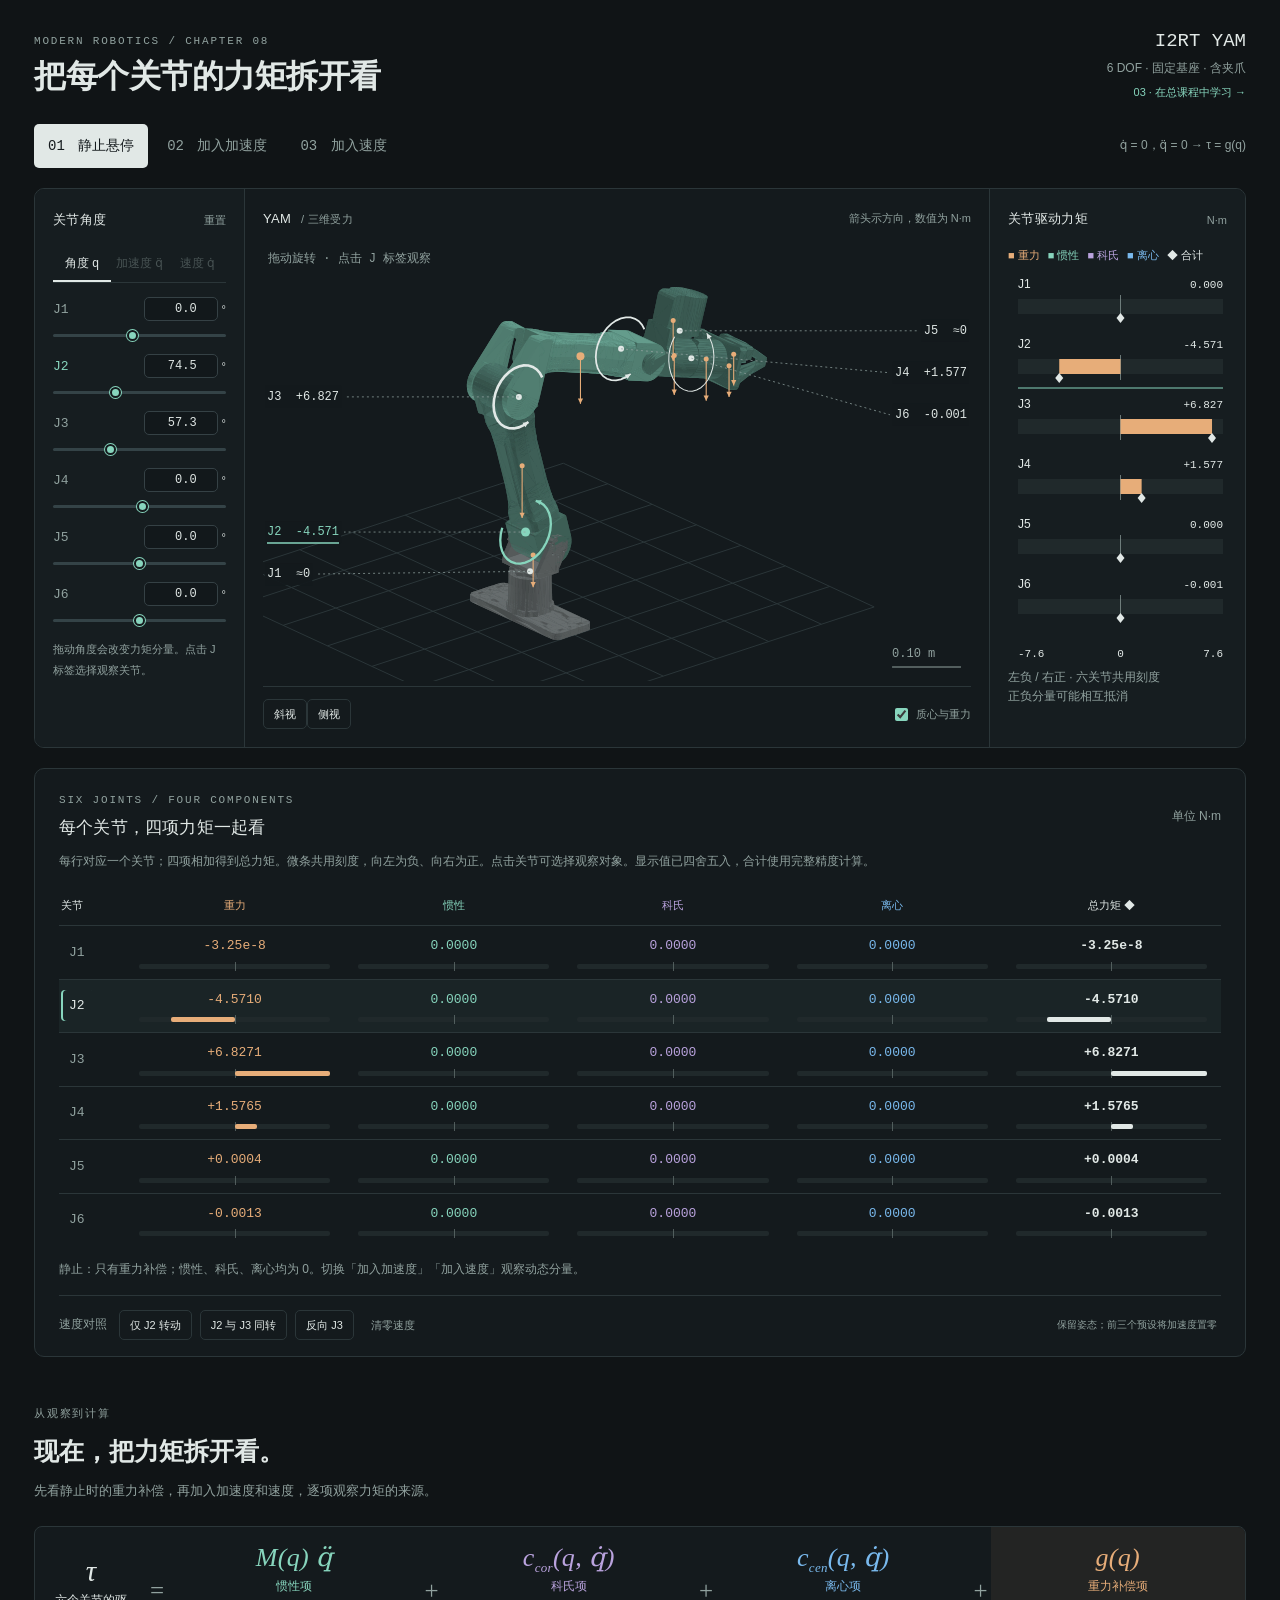
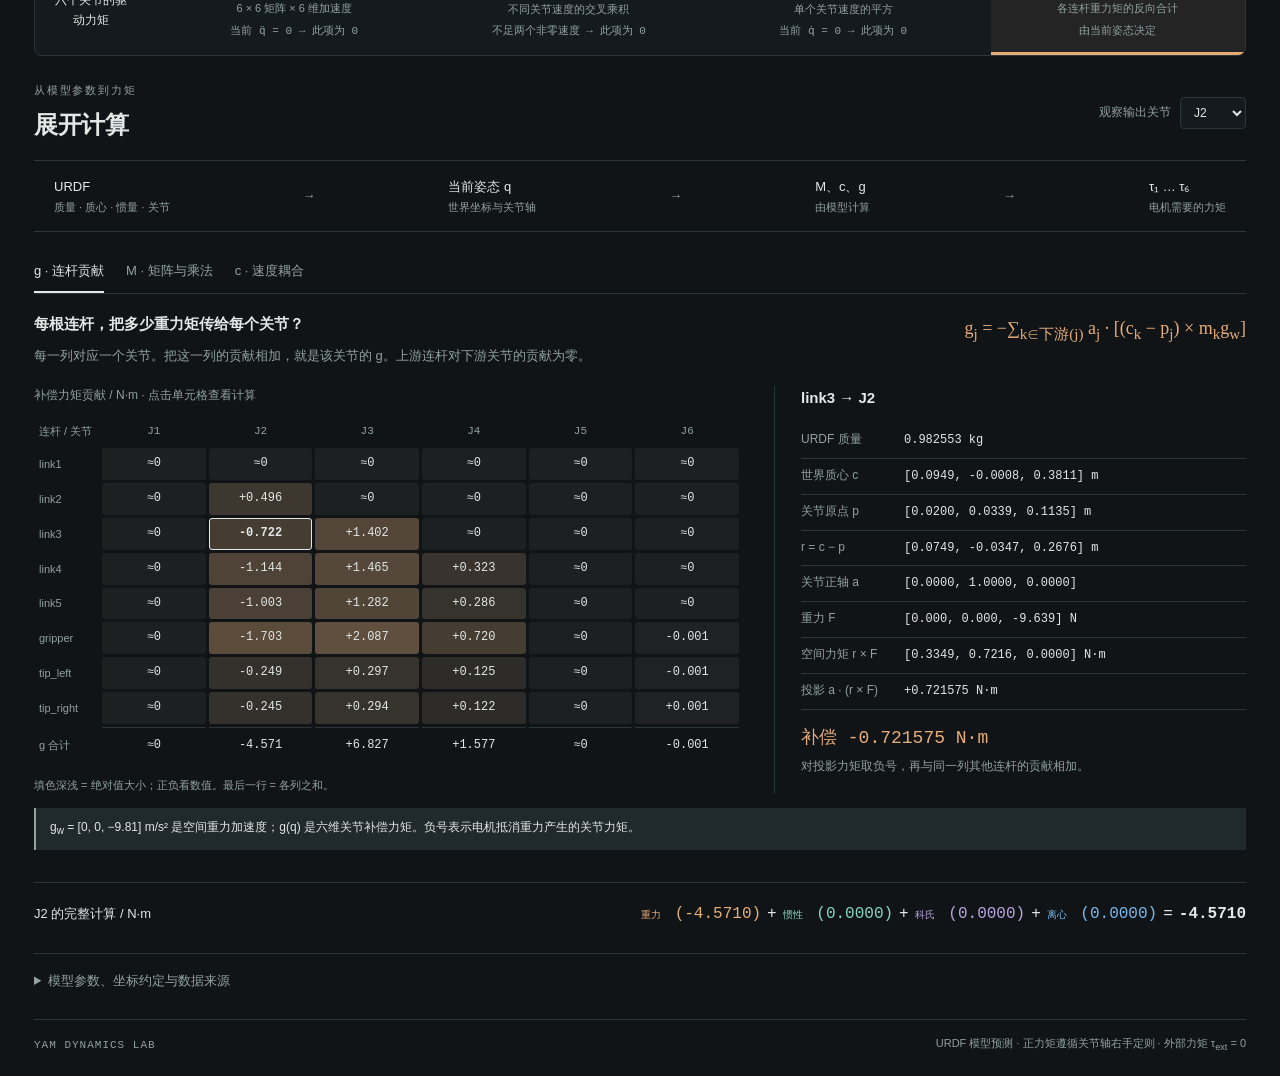
<file: docs/labs/workbench.html>
<!doctype html>
<html lang="zh-CN">
<!-- I2RT model and reduced geometry: MIT License

Copyright (c) I2RT Robotics

Permission is hereby granted, free of charge, to any person obtaining a copy of this software and associated documentation files (the “Software”), to deal in the Software without restriction, including without limitation the rights to use, copy, modify, merge, publish, distribute, sublicense, and/or sell copies of the Software, and to permit persons to whom the Software is furnished to do so, subject to the following conditions:

The above copyright notice and this permission notice shall be included in all copies or substantial portions of the Software.

THE SOFTWARE IS PROVIDED “AS IS”, WITHOUT WARRANTY OF ANY KIND, EXPRESS OR IMPLIED, INCLUDING BUT NOT LIMITED TO THE WARRANTIES OF MERCHANTABILITY, FITNESS FOR A PARTICULAR PURPOSE AND NONINFRINGEMENT. IN NO EVENT SHALL THE AUTHORS OR COPYRIGHT HOLDERS BE LIABLE FOR ANY CLAIM, DAMAGES OR OTHER LIABILITY, WHETHER IN AN ACTION OF CONTRACT, TORT OR OTHERWISE, ARISING FROM, OUT OF OR IN CONNECTION WITH THE SOFTWARE OR THE USE OR OTHER DEALINGS IN THE SOFTWARE.
 -->
<head>
  <meta charset="utf-8">
  <meta name="viewport" content="width=device-width, initial-scale=1">
  <meta name="color-scheme" content="dark">
  <title>YAM · 关节动力学实验台</title>
  <link rel="icon" href="../assets/icon.svg" type="image/svg+xml">
  <style>:root{color-scheme:dark;--bg:#101416;--surface:#141a1d;--ink:#e1e8e6;--muted:#91a29f;--line:#2b3639;--inertia:#87d5bd;--velocity:#baa3de;--coriolis:#baa3de;--centrifugal:#79b9ed;--gravity:#e7ad79;--soft:#20292b;--font:'PingFang SC','Noto Sans CJK SC','Microsoft YaHei',sans-serif;--mono:'SFMono-Regular',Consolas,'Liberation Mono',monospace}
*{box-sizing:border-box}body{margin:0;color:var(--ink);background:var(--bg);font-family:var(--font);font-size:14px;line-height:1.65}button,input,select{font:inherit}button,select{color:var(--ink)}button{cursor:pointer}button:focus-visible,input:focus-visible,select:focus-visible,summary:focus-visible{outline:2px solid var(--inertia);outline-offset:3px}button{touch-action:manipulation}a{color:var(--inertia)}[hidden]{display:none!important}#yam-lab{max-width:1440px;margin:auto;padding:30px 34px 20px}.masthead{display:flex;justify-content:space-between;align-items:center;gap:20px;margin-bottom:24px}.eyebrow{font-family:var(--mono);font-size:11px;letter-spacing:1.8px;color:var(--muted);margin-bottom:5px}h1{font-family:'Songti SC','Noto Serif CJK SC',serif;font-weight:600;font-size:32px;letter-spacing:1px;margin:0;line-height:1.35}.model-label{font:500 19px var(--mono);text-align:right}.model-label span{display:block;margin-top:8px;color:var(--muted);font:12px var(--font)}h2,h3,p{margin:0}h2{font-size:16px;font-weight:600}h3{font-size:15px;font-weight:600}p{margin:8px 0 0}.muted,.micro{color:var(--muted)}.micro{font-size:12px;line-height:1.6}.stage-line{display:flex;align-items:center;justify-content:space-between;gap:16px;margin-bottom:14px}.stage-buttons,.input-kind{display:flex;gap:5px;flex-wrap:wrap}.stage-buttons button{border:1px solid transparent;background:transparent;padding:9px 13px;color:var(--muted);font-family:var(--mono);border-radius:5px}.stage-buttons span{font-family:var(--font);margin-left:5px}.stage-buttons button[aria-pressed=true]{background:var(--ink);color:var(--surface)}#stage-note{font-size:12px;text-align:right}.equation{display:grid;grid-template-columns:112px 20px minmax(0,1fr) 20px minmax(0,1fr) 20px minmax(0,1fr) 20px minmax(0,1fr);align-items:stretch;gap:0;background:var(--surface);border:1px solid var(--line);border-radius:8px;overflow:hidden;margin-bottom:20px}.equation-result{padding:16px;align-self:center;text-align:center}.formula{font:italic 29px 'Times New Roman',serif;line-height:1.4;letter-spacing:.3px}.equation-result span,.equation-term>span{display:block;font-size:12px}.operator{display:flex;align-items:center;justify-content:center;font:25px 'Times New Roman',serif;color:var(--muted)}.equation-term{padding:13px 8px 12px;border:0;border-bottom:3px solid transparent;background:none;text-align:center;transition:background .12s}.equation-term small{display:block;font-size:11px;color:var(--muted);margin-top:3px}.equation-term b{font:11px var(--mono);color:var(--muted);display:block;margin-top:5px}.equation-term[aria-pressed=true]{background:color-mix(in srgb,currentColor 7%,var(--surface));border-bottom-color:currentColor}.inertia{color:var(--inertia)}.velocity{color:var(--velocity)}.coriolis{color:var(--coriolis)}.centrifugal{color:var(--centrifugal)}.gravity{color:var(--gravity)}.workspace{display:grid;grid-template-columns:235px minmax(320px,1fr) 286px;gap:0;background:var(--surface);border:1px solid var(--line);border-radius:8px;overflow:hidden}.control-pane,.scene-pane,.torque-pane{padding:18px;min-width:0}.control-pane{border-right:1px solid var(--line)}.torque-pane{border-left:1px solid var(--line)}.pane-title{display:flex;align-items:center;justify-content:space-between;gap:8px;margin-bottom:12px}.pane-title h2{font-size:14px}.pane-title .micro{font-size:11px}.text-button{background:none;border:0;padding:4px 0;color:var(--muted);font-size:11px}.text-button:hover{text-decoration:underline}.input-kind{gap:0;border-bottom:1px solid var(--line);margin-bottom:14px}.input-kind button{flex:1;background:transparent;border:0;border-bottom:2px solid transparent;padding:6px 1px;color:var(--muted);font-size:12px}.input-kind button[aria-pressed=true]{border-bottom-color:var(--ink);color:var(--ink)}.input-kind button:disabled{cursor:not-allowed;opacity:.4}.joint-input{margin:0 0 15px}.input-head{display:flex;align-items:center;justify-content:space-between;gap:6px}.joint-button{border:0;background:none;padding:0;color:var(--muted);font:500 13px var(--mono)}.joint-button[aria-pressed=true]{color:var(--inertia);text-decoration:underline;text-underline-offset:4px}.input-value{display:flex;align-items:center;gap:4px;font-family:var(--mono);font-size:12px}.input-value input{width:76px;padding:3px 5px;border:1px solid var(--line);background:var(--bg);color:var(--ink);border-radius:3px;font:12px var(--mono);text-align:right}.input-value small{font:11px var(--font)}.joint-input input[type=range]{display:block;width:100%;height:23px;accent-color:var(--inertia);margin:5px 0 0;cursor:ew-resize}#input-note{margin-top:12px}#lab-canvas{display:block;width:100%;height:422px;touch-action:none;cursor:grab}.scene-tools{display:flex;align-items:center;justify-content:space-between;gap:8px;flex-wrap:wrap;margin-top:5px}.scene-tools label{font-size:11px;display:flex;align-items:center;gap:5px;color:var(--muted)}input[type=checkbox]{accent-color:var(--inertia)}.quiet-button{border:1px solid var(--line);background:var(--surface);padding:5px 10px;border-radius:4px;font-size:12px}.quiet-button:hover{background:var(--soft)}.legend{display:flex;gap:8px;flex-wrap:wrap;font-size:11px}.torque-pane svg{width:100%;display:block;margin-top:10px}.torque-pane .micro{margin-top:4px}.calculation{margin-top:26px}.calculation-header{display:flex;align-items:center;justify-content:space-between;gap:18px;margin-bottom:16px}.calculation-header h2{font-family:'Songti SC',serif;font-size:24px}.joint-select{font-size:12px;color:var(--muted);display:flex;gap:9px;align-items:center}.joint-select select{border:1px solid var(--line);padding:7px 22px 7px 9px;border-radius:4px;background:var(--surface)}.pipeline{display:flex;align-items:center;justify-content:space-between;gap:12px;padding:15px 20px;border-top:1px solid var(--line);border-bottom:1px solid var(--line);font-size:13px}.pipeline span{display:block}.pipeline small{display:block;font-size:11px;color:var(--muted)}.pipeline b{font-weight:400;color:var(--muted)}.detail-tabs{display:flex;gap:22px;margin:18px 0 0;border-bottom:1px solid var(--line)}.detail-tabs button{background:none;border:0;border-bottom:2px solid transparent;padding:10px 0;color:var(--muted);font-size:13px}.detail-tabs button[aria-selected=true]{color:var(--ink);border-bottom-color:var(--ink)}[role=tabpanel]{padding:18px 0}.panel-intro{display:flex;align-items:flex-start;justify-content:space-between;gap:30px;margin:0 0 20px}.panel-intro p{max-width:680px;font-size:13px;color:var(--muted)}.math-callout{font-family:'Times New Roman',var(--font);font-size:18px;white-space:nowrap;padding-top:2px}.concept-note{background:var(--soft);padding:10px 14px;font-size:12px;border-left:2px solid var(--muted);margin:14px 0}.gravity-grid{display:grid;grid-template-columns:minmax(0,1.2fr) minmax(285px,.8fr);gap:32px}.table-caption{font-size:12px;color:var(--muted);margin-bottom:8px}.matrix-wrap{overflow-x:auto}.data-matrix{border-collapse:separate;border-spacing:3px;width:100%;table-layout:fixed;font-family:var(--mono);font-size:12px}.data-matrix th{font-weight:400;font-size:11px;color:var(--muted);padding:5px 2px;text-align:center}.data-matrix th:first-child{width:62px;text-align:left;font-family:var(--font)}.data-matrix td{padding:0;text-align:center;height:31px}.data-matrix button{display:block;width:100%;height:100%;border:1px solid transparent;background:var(--cell-bg,transparent);border-radius:3px;padding:5px 2px;font:inherit;font-variant-numeric:tabular-nums}.data-matrix .active-row button{box-shadow:inset 0 -2px 0 color-mix(in srgb,var(--inertia) 45%,transparent)}.data-matrix button.active-cell{border:1.5px solid var(--ink);font-weight:600}.data-matrix td.column-focus button{outline:1px dashed color-mix(in srgb,var(--inertia) 55%,transparent);outline-offset:-3px}.data-matrix tfoot td{padding:8px 2px;border-top:1px solid var(--line);font-weight:500}.matrix-key{font-size:11px;color:var(--muted);margin-top:9px}.numeric-derivation{border-left:1px solid var(--line);padding-left:26px}.derivation-title{font-size:15px;font-weight:600;margin-bottom:12px}.derivation-row{display:grid;grid-template-columns:95px 1fr;gap:8px;align-items:baseline;padding:7px 0;border-bottom:1px solid var(--line);font-size:12px}.derivation-row span:first-child{color:var(--muted)}.derivation-row code{font-family:var(--mono);font-size:12px;overflow-wrap:anywhere}.derivation-answer{margin-top:15px;color:var(--gravity);font:18px var(--mono)}.matrix-product{display:grid;grid-template-columns:minmax(310px,1fr) 32px 112px 32px 120px;align-items:center;gap:12px;margin-top:20px}.matrix-block{min-width:0}.matrix-symbol{font:28px 'Times New Roman',serif;text-align:center;color:var(--muted)}.vector{border-left:2px solid var(--line);border-right:2px solid var(--line);padding:7px 8px;font:12px var(--mono)}.vector div{display:flex;justify-content:space-between;align-items:center;height:34px;gap:8px}.vector span{font-size:10px;color:var(--muted)}.vector .selected{color:var(--inertia);font-weight:600}.row-expansion{margin:23px 0}.product-terms{display:grid;grid-template-columns:repeat(6,minmax(0,1fr));gap:10px;margin-top:12px}.product-cell{padding:12px;border-top:2px solid var(--line);background:var(--surface);min-width:0;font-size:12px}.product-cell.selected{border-color:var(--inertia)}.product-cell .term-label{color:var(--muted);font-size:11px;margin-bottom:8px}.product-cell code{display:block;font-family:var(--mono);font-size:12px;overflow-wrap:anywhere}.product-cell strong{font-weight:500;display:block;color:var(--inertia);font-family:var(--mono);margin-top:8px}.origin-layout{display:grid;grid-template-columns:1fr 1fr;gap:32px;margin-top:14px}.origin-layout p{font-size:12px;color:var(--muted)}summary{cursor:pointer;font-size:13px;padding:8px 0}.selected-math{font:20px 'Times New Roman',serif;margin-bottom:10px;color:var(--inertia)}.formula-readable{font:17px 'Times New Roman',var(--font);line-height:1.7}.table-scroll{overflow-x:auto;min-width:0;max-width:100%;overscroll-behavior-x:contain}.contribution-table{width:100%;border-collapse:collapse;font-size:12px;font-variant-numeric:tabular-nums}.contribution-table th{font-weight:500;color:var(--muted);font-size:11px;white-space:nowrap}.contribution-table th,.contribution-table td{padding:7px 6px;text-align:right;border-bottom:1px solid var(--line)}.contribution-table th:first-child,.contribution-table td:first-child{text-align:left}.contribution-table td{font-family:var(--mono);white-space:nowrap}.contribution-table tfoot{font-weight:600}.velocity-layout{display:grid;grid-template-columns:minmax(0,1.15fr) minmax(0,.85fr);gap:32px;margin-top:22px}.velocity-layout svg{width:100%;display:block;margin-top:10px}.joint-total{display:flex;align-items:center;justify-content:space-between;gap:20px;border-top:1px solid var(--line);padding:16px 0;font-size:13px}.joint-total .sum{font:16px var(--mono)}.source-details{border-top:1px solid var(--line);margin-top:8px;padding-top:8px;color:var(--muted)}.source-grid{display:grid;grid-template-columns:1fr 1fr;gap:30px;padding:12px 0;font-size:12px}footer{display:flex;align-items:center;justify-content:space-between;gap:18px;border-top:1px solid var(--line);padding-top:14px;margin-top:20px;color:var(--muted);font-size:11px}footer>span:first-child{font-family:var(--mono);letter-spacing:1px}svg text{fill:var(--ink);font:11px var(--mono)}svg .chart-label{font:12px var(--font)}
@media(min-width:1300px){#lab-canvas{height:444px}.joint-input{margin-bottom:18px}}
@media(max-width:1100px){#yam-lab{padding:22px}.workspace{grid-template-columns:210px minmax(0,1fr)}.torque-pane{grid-column:1/-1;border-left:0;border-top:1px solid var(--line)}.torque-pane svg{max-height:none}.pane-title h2{font-size:14px}.equation{grid-template-columns:90px 16px minmax(0,1fr) 16px minmax(0,1fr) 16px minmax(0,1fr) 16px minmax(0,1fr)}.equation-term small{font-size:10px}.equation-result span{font-size:11px}.math-callout{white-space:normal}.panel-intro{gap:20px}.matrix-product{grid-template-columns:minmax(270px,1fr) 22px 96px 22px 106px;gap:8px}}
@media(max-width:760px){#yam-lab{padding:18px 14px}.masthead{align-items:flex-start;margin-bottom:18px}.model-label{font-size:15px}.model-label span{max-width:130px;line-height:1.5;font-size:10px}h1{font-size:25px}.eyebrow{font-size:10px;letter-spacing:1px}.stage-line{display:block}.stage-buttons{gap:0}.stage-buttons button{padding:8px 9px;font-size:12px}#stage-note{text-align:left;margin-top:8px}.equation{grid-template-columns:repeat(2,minmax(0,1fr))}.equation-result,.equation>.operator{display:none}.formula{font-size:24px}.equation-term small{display:none}.equation-term b{font-size:10px}.equation-term{padding:10px 4px}.workspace{grid-template-columns:180px minmax(0,1fr)}.control-pane,.scene-pane,.torque-pane{padding:14px}.scene-pane .pane-title{display:block}.scene-pane .pane-title .micro{display:block;margin-top:3px}#lab-canvas{height:420px}.joint-input{margin-bottom:18px}.input-kind button{font-size:11px}.panel-intro{display:block}.math-callout{margin-top:10px;font-size:17px}.gravity-grid{grid-template-columns:1fr;gap:22px}.numeric-derivation{padding-left:0;border-left:0}.matrix-product{grid-template-columns:minmax(0,1fr) 20px minmax(0,1fr);gap:12px}.matrix-block{grid-column:1/-1}.matrix-product>.matrix-symbol:nth-child(2){display:none}.matrix-product .vector{max-width:210px}.matrix-product>div:nth-child(4){grid-column:2;grid-row:2}.matrix-product>div:nth-child(5){grid-column:3;grid-row:2}.matrix-product>div:nth-child(3){grid-column:1;grid-row:2}.product-terms{grid-template-columns:repeat(3,minmax(0,1fr))}.origin-layout,.velocity-layout,.source-grid{grid-template-columns:1fr;gap:20px}.pipeline{gap:8px;padding:12px 0;font-size:11px}.pipeline small{font-size:10px;max-width:95px}.joint-total{display:block}.joint-total .sum{display:block;margin-top:10px;font-size:13px}.detail-tabs{gap:16px}.detail-tabs button{font-size:12px}footer{align-items:flex-start;font-size:10px}}
@media(max-width:520px){.masthead{display:block}.model-label{text-align:left;font-size:13px;display:flex;align-items:center;gap:10px;margin-top:12px}.model-label span{margin:0;max-width:none}.workspace{display:flex;flex-direction:column}.scene-pane{order:0}.control-pane{order:1;border-right:0;border-top:1px solid var(--line)}.torque-pane{order:2}.scene-pane .pane-title{display:flex;flex-wrap:wrap}#lab-canvas{height:360px}#joint-inputs{display:grid;grid-template-columns:1fr 1fr;gap:8px 16px}.joint-input{margin-bottom:8px}.input-value input{width:63px}.input-kind{max-width:310px}.pipeline{flex-wrap:wrap}.pipeline span{width:42%;margin:3px 0}.pipeline b:nth-child(4){display:none}.pipeline small{max-width:none}.calculation-header h2{font-size:22px}.joint-select{font-size:11px;gap:6px}.detail-tabs{gap:12px}.detail-tabs button{font-size:11px}.data-matrix{font-size:10px;border-spacing:2px}.data-matrix th:first-child{width:48px}.data-matrix th{font-size:10px}.data-matrix td{height:30px}.product-cell{padding:8px}.product-cell code{font-size:11px}.product-cell strong{font-size:11px}.derivation-row{grid-template-columns:85px 1fr}.contribution-table td{font-size:11px}.concept-note{padding:9px 10px}footer{display:block}footer>span{display:block;margin-top:5px}}
@media(prefers-reduced-motion:reduce){*{transition:none!important}}

/* The embedded experiment shares all four torque components with the full lab.
   The standalone lab adds equations and expanded calculations below. */
#yam-lab{max-width:1480px}
h1,.calculation-header h2{font-family:var(--font);letter-spacing:-.5px}
.workspace{grid-template-columns:210px minmax(320px,1fr) 256px;border-radius:10px}
.control-pane,.torque-pane{background:#161d20}
.scene-pane{background:var(--surface)}
#lab-canvas{height:435px}
.pane-title{min-height:24px;margin-bottom:15px}
.pane-title h2{font-size:13px;font-weight:500;letter-spacing:.3px}
.scene-subtitle{font-size:11px;font-weight:400;color:var(--muted);margin-left:6px}
.joint-input{margin-bottom:17px}
.input-value input{border-color:#354145;border-radius:5px;background:#12181b;width:74px;padding:4px 5px}
.joint-button[aria-pressed=true]{text-decoration:none;color:var(--inertia)}
.joint-input input[type=range]{appearance:none;-webkit-appearance:none;height:3px;margin:13px 0 15px;background:#344347;border-radius:3px;cursor:pointer}
.joint-input input[type=range]::-webkit-slider-thumb{appearance:none;width:11px;height:11px;background:var(--inertia);border:2px solid #141a1d;border-radius:50%;box-shadow:0 0 0 1px var(--inertia)}
.joint-input input[type=range]::-moz-range-thumb{width:9px;height:9px;background:var(--inertia);border:2px solid #141a1d;border-radius:50%}
.scene-tools{border-top:1px solid var(--line);padding-top:12px}
.quiet-button{font-size:11px;border-radius:5px}
#input-note{font-size:11px;line-height:1.9}
.after-workspace{margin:48px 0 24px}
.after-workspace h2{font-size:25px;margin:8px 0}
.after-workspace p{color:var(--muted);font-size:13px}
.stage-line{margin-bottom:20px}
.intro-legend{display:none}
.intro #yam-lab{padding:0;max-width:none}
.intro .masthead,.intro .equation,.intro .calculation,.intro .source-details,.intro footer,.intro .after-workspace{display:none}
.intro .workspace{border:0;border-radius:0}
.intro .intro-legend{display:flex;gap:6px;align-items:center;font-size:11px;color:var(--gravity);margin:0 0 8px}
.intro-legend i{width:6px;height:6px;border-radius:2px;background:var(--gravity)}
.intro-legend span{color:var(--muted)}
.intro .torque-pane .micro{font-size:10px}
.torque-heat-key{display:none;margin:10px 0 13px;padding-top:10px;border-top:1px solid var(--line);font-size:10px;color:var(--muted)}
.intro .torque-heat-key{display:block}
.torque-heat-key>span{display:block;margin-bottom:6px;color:var(--ink);font-size:11px}
.torque-heat-ramp{height:8px;border-radius:8px;background:linear-gradient(90deg,rgb(91,159,232) 0%,rgb(115,194,235) 15%,rgb(239,183,116) 35%,rgb(240,130,97) 65%,rgb(227,81,88) 100%)}
.torque-heat-ticks{display:flex;justify-content:space-between;gap:2px;margin:4px 0 7px;font:9px var(--mono)}
.torque-heat-key small{display:block;font-size:10px;line-height:1.5}
.intro .joint-button[aria-pressed=true]{text-decoration:underline;text-underline-offset:4px;text-decoration-color:var(--inertia);text-decoration-thickness:2px}
@media(max-width:1100px) and (min-width:841px){
 .workspace{grid-template-columns:185px minmax(300px,1fr) 226px}
 .control-pane,.scene-pane,.torque-pane{padding:15px}
 .torque-pane{grid-column:auto;border-left:1px solid var(--line);border-top:0}
}
@media(max-width:840px){
 .workspace{grid-template-columns:190px minmax(0,1fr)}
 .torque-pane{grid-column:1/-1;border-left:0;border-top:1px solid var(--line)}
 #lab-canvas{height:435px}
}
@media(max-width:520px){
 .workspace{display:flex}
 .scene-pane{order:0}
 .torque-pane{order:1}
 .control-pane{order:2}
 .scene-pane .pane-title{display:flex;margin-bottom:8px}
 .scene-pane .pane-title .micro{font-size:9px}
 #lab-canvas{height:300px}
 .joint-input{margin-bottom:6px}
 .input-value input{width:64px}
 .intro .torque-pane svg{max-width:420px;margin-inline:auto}
 .scene-tools label{font-size:10px}
 .control-pane{border-top:1px solid var(--line)}
}


/* Keep the signed components legible beside the total-torque heatmap. */
.formula sub{font-size:.5em}
.equation-term{min-width:0}
.equation-term .formula{font-size:26px}
.equation-term b{overflow-wrap:anywhere;line-height:1.5}
.component-overview{margin-top:20px;padding:22px 24px 16px;border:1px solid var(--line);border-radius:10px;background:var(--surface)}
.component-heading{display:flex;justify-content:space-between;align-items:center;gap:16px}
.component-heading h2{font-size:17px;font-weight:500;letter-spacing:.2px}
.component-caption{max-width:900px;margin:9px 0 18px;color:var(--muted);font-size:12px;line-height:1.8}
.component-scroll-hint{display:none}
.component-table{width:100%;min-width:620px;border-collapse:collapse;table-layout:fixed;font-variant-numeric:tabular-nums}
.component-table th,.component-table td{padding:10px 14px;border-bottom:1px solid var(--line);text-align:center}
.component-table thead th{font-size:11px;font-weight:500;padding-top:5px;padding-bottom:11px}
.component-table th:first-child{width:66px;text-align:left;padding-left:2px}
.component-table tbody th{font-weight:500}
.component-table tbody tr:last-child th,.component-table tbody tr:last-child td{border-bottom:0}
.component-table tr.selected{background:color-mix(in srgb,var(--inertia) 5%,transparent)}
.component-table button{border:0;background:none;font:13px var(--mono);padding:8px;border-radius:4px;color:var(--muted)}
.component-table button:hover{background:var(--soft);color:var(--ink)}
.component-table button[aria-pressed=true]{color:var(--ink);box-shadow:inset 2px 0 0 var(--inertia)}
.component-value{display:block;font:13px var(--mono);line-height:1.5;white-space:nowrap}
.component-track{display:block;position:relative;width:100%;height:5px;margin-top:8px;background:var(--soft);border-radius:2px}
.component-track:before{content:'';position:absolute;left:50%;top:-2px;height:9px;border-left:1px solid #687775;opacity:.7}
.component-fill{position:absolute;top:0;bottom:0;background:currentColor;border-radius:2px}
.component-table .total{color:var(--ink)}
.component-table td.total .component-value{font-weight:600}
.component-state-note{margin-top:13px;min-height:1.6em;font-size:12px;color:var(--muted);line-height:1.8}
.sr-only{position:absolute;width:1px;height:1px;padding:0;margin:-1px;overflow:hidden;clip:rect(0,0,0,0);white-space:nowrap;border:0}
.velocity-split{display:grid;grid-template-columns:repeat(2,minmax(0,1fr));gap:26px;margin:20px 0}
.velocity-definition{border-left:2px solid currentColor;padding-left:16px}
.velocity-definition h3{font-size:13px;font-weight:500;margin-bottom:8px}
.velocity-definition p{font-size:12px;line-height:1.8;color:var(--muted)}
.velocity-definition .formula-readable{font-size:19px}
.velocity-presets{display:flex;align-items:center;flex-wrap:wrap;gap:8px;margin-top:18px}
.velocity-presets>.micro{margin-right:4px}
.velocity-presets .text-button{padding:5px 9px}
.velocity-layout>div{min-width:0}
.velocity-table{min-width:540px}
.velocity-link-legend{margin-top:8px}
.contribution-table .coriolis{color:var(--coriolis)}
.contribution-table .centrifugal{color:var(--centrifugal)}
.velocity-source-details{margin-top:25px;border-top:1px solid var(--line);padding-top:8px}
.velocity-source-details h3{margin:12px 0 4px}
.velocity-source-details .table-scroll{margin-top:14px}
.velocity-source-table{min-width:560px}
.joint-total .sum{display:flex;flex-wrap:wrap;align-items:baseline;gap:6px;line-height:1.9}
.joint-total .sum small{font:10px var(--font);margin-right:4px}
.intro .stage-line{padding:14px 18px;margin:0;border-bottom:1px solid var(--line)}
.intro .component-overview{margin:0;border:0;border-top:1px solid var(--line);border-radius:0;padding:22px 18px 16px}
@media(max-width:1100px){.equation-term .formula{font-size:23px}}
@media(max-width:760px){
 .component-overview{padding:18px 16px 14px}
 .component-heading h2{font-size:15px}
 .component-heading .micro{white-space:nowrap;font-size:11px}
 .component-caption{margin-bottom:14px;font-size:11px}
 .component-table th,.component-table td{padding:10px 12px}
 .equation-term{padding:13px 8px 11px;border-top:1px solid var(--line)}
 .equation-term .formula{font-size:25px}
 .equation-term small{display:block;font-size:10px}
 .velocity-split{grid-template-columns:1fr;gap:20px}
 .velocity-layout{grid-template-columns:minmax(0,1fr)}
 .component-state-note{font-size:11px}
 .intro .stage-line{padding:12px 14px}
 .intro .component-overview{padding:18px 14px 14px}
}
@media(max-width:520px){
 .input-value input[type=number]{appearance:textfield;-moz-appearance:textfield}
 .input-value input[type=number]::-webkit-inner-spin-button,.input-value input[type=number]::-webkit-outer-spin-button{-webkit-appearance:none;margin:0}
 .component-scroll-hint{display:block;color:var(--inertia);font-size:11px;margin:0 0 10px}
 .component-heading{align-items:flex-start;gap:8px}
 .component-heading .eyebrow{font-size:9px;letter-spacing:1px}
 .component-heading h2{font-size:14px}
 .component-heading>.micro{padding-top:20px;font-size:10px}
 .intro .stage-buttons button{padding:7px 8px;font-size:11px}
 .velocity-presets{gap:7px}
 .velocity-presets>.micro{flex-basis:100%}
 .joint-total .sum{font-size:12px;gap:4px}
}

.component-overview .velocity-presets{border-top:1px solid var(--line);padding-top:14px;margin-top:14px}
.velocity-presets .preset-note{margin-left:auto;font-size:10px}
@media(max-width:520px){.velocity-presets .preset-note{margin-left:0}.velocity-presets>.micro:first-child{flex-basis:100%}}
@media(max-width:380px){.input-value input{width:48px}.input-value{gap:3px}.input-value small{font-size:10px}#joint-inputs{gap:8px 12px}.joint-button{font-size:12px}}

.christoffel-formula{margin-top:10px;color:var(--velocity);overflow-wrap:anywhere;line-height:1.9}
.christoffel-formula span{display:inline-block}

.course-return{display:block;margin-top:8px;font:11px var(--font);text-decoration:none;color:var(--inertia)}
.course-return:hover{text-decoration:underline}
@media(max-width:520px){.model-label{flex-wrap:wrap}.course-return{margin-top:0}}
</style><script>if(new URLSearchParams(location.search).has("intro"))document.documentElement.classList.add("intro");</script>
</head>
<body>
<main id="yam-lab">
  <header class="masthead">
    <div><div class="eyebrow">MODERN ROBOTICS / CHAPTER 08</div><h1>把每个关节的力矩拆开看</h1></div>
    <div class="model-label">I2RT YAM <span>6 DOF · 固定基座 · 含夹爪</span><a class="course-return" href="../index.html#dynamics" target="_top">03 · 在总课程中学习 →</a></div>
  </header>
  <div class="stage-line">
    <div class="stage-buttons" role="group" aria-label="实验阶段">
      <button type="button" data-mode="static" aria-pressed="true">01 <span>静止悬停</span></button>
      <button type="button" data-mode="acc" aria-pressed="false">02 <span>加入加速度</span></button>
      <button type="button" data-mode="motion" aria-pressed="false">03 <span>加入速度</span></button>
    </div>
    <div id="stage-note" class="muted"></div>
  </div>
  <div class="workspace">
    <section class="control-pane" aria-labelledby="input-title">
      <div class="pane-title"><h2 id="input-title">关节角度</h2><button type="button" class="text-button" id="reset-pose">重置</button></div>
      <div class="input-kind" role="group" aria-label="编辑的状态量"><button type="button" data-input="q" aria-pressed="true">角度 q</button><button type="button" data-input="a" aria-pressed="false">加速度 q̈</button><button type="button" data-input="v" aria-pressed="false">速度 q̇</button></div>
      <div id="joint-inputs"></div>
      <p class="micro" id="input-note"></p>
    </section>
    <section class="scene-pane" aria-labelledby="scene-title">
      <div class="pane-title"><h2 id="scene-title">YAM <span class="scene-subtitle">/ 三维受力</span></h2><span class="micro">箭头示方向，数值为 N·m</span></div>
      <canvas id="lab-canvas" role="img" aria-label="YAM 三维模型与六关节驱动力矩；拖动旋转视角"></canvas>
      <div class="scene-tools"><div><button type="button" class="quiet-button" id="view-iso">斜视</button><button type="button" class="quiet-button" id="view-side">侧视</button></div><label><input type="checkbox" id="show-com" checked>质心与重力</label></div>
    </section>
    <section class="torque-pane" aria-labelledby="torque-title">
      <div class="pane-title"><h2 id="torque-title">关节补偿力矩</h2><span class="micro">N·m</span></div>
      <div class="legend"><span class="gravity">■ 重力</span><span class="inertia">■ 惯性</span><span class="coriolis">■ 科氏</span><span class="centrifugal">■ 离心</span><span>◆ 合计</span></div>
      <svg id="torque-bars" role="img" aria-label="六个关节的重力、惯性、科氏、离心四项分量与总驱动力矩"></svg>
      <div class="torque-heat-key" aria-label="三维连杆总力矩绝对值色标：蓝色表示零，红色表示十六牛米或以上"><span>三维连杆 · 总力矩 |τ|</span><div class="torque-heat-ramp"></div><div class="torque-heat-ticks"><span>0</span><span>4</span><span>8</span><span>12</span><span>≥16 N·m</span></div><small>连杆颜色对应该连杆的入端关节。<br>上方条形与下方数值按四类力矩着色。</small></div>
      <div class="micro">左负 / 右正 · 六关节共用刻度<br><span class="advanced-note">正负分量可能相互抵消</span></div>
    </section>
  </div>
  <section class="component-overview" aria-labelledby="component-title">
    <div class="component-heading"><div><div class="eyebrow">SIX JOINTS / FOUR COMPONENTS</div><h2 id="component-title">每个关节，四项力矩一起看</h2></div><span class="micro">单位 N·m</span></div>
    <p class="component-caption" id="component-caption">每行对应一个关节；四项相加得到总力矩。微条共用刻度，向左为负、向右为正。点击关节可选择观察对象。显示值已四舍五入，合计使用完整精度计算。</p>
    <p class="component-scroll-hint">左右滑动表格，查看全部四项与合计 →</p>
    <div id="torque-components" class="table-scroll" role="region" tabindex="0" aria-label="六关节重力、惯性、科氏、离心与合计力矩数值表" aria-describedby="component-caption"></div>
    <div id="component-state-note" class="component-state-note"></div>
    <div class="velocity-presets" role="group" aria-label="速度对照实验"><span class="micro">速度对照</span><button type="button" class="quiet-button" data-velocity-preset="single">仅 J2 转动</button><button type="button" class="quiet-button" data-velocity-preset="pair">J2 与 J3 同转</button><button type="button" class="quiet-button" data-velocity-preset="reverse">反向 J3</button><button type="button" class="text-button" id="zero-velocity">清零速度</button><span class="micro preset-note">保留姿态；前三个预设将加速度置零</span></div>
  </section>
  <div class="after-workspace"><div class="eyebrow">从观察到计算</div><h2>现在，把力矩拆开看。</h2><p>先看静止时的重力补偿，再加入加速度和速度，逐项观察力矩的来源。</p></div>
  <section class="equation" aria-label="动力学公式；点击分量展开计算">
    <div class="equation-result"><div class="formula">τ</div><span>六个关节的驱动力矩</span></div>
    <div class="operator">=</div>
    <button class="equation-term inertia" type="button" data-panel="mass" aria-pressed="false"><div class="formula">M(q) q̈</div><span>惯性项</span><small>6 × 6 矩阵 × 6 维加速度</small><b id="mass-status"></b></button>
    <div class="operator">+</div>
    <button class="equation-term coriolis" type="button" data-panel="velocity" aria-pressed="false"><div class="formula">c<sub>cor</sub>(q, q̇)</div><span>科氏项</span><small>不同关节速度的交叉乘积</small><b id="coriolis-status"></b></button>
    <div class="operator">+</div>
    <button class="equation-term centrifugal" type="button" data-panel="velocity" aria-pressed="false"><div class="formula">c<sub>cen</sub>(q, q̇)</div><span>离心项</span><small>单个关节速度的平方</small><b id="centrifugal-status"></b></button>
    <div class="operator">+</div>
    <button class="equation-term gravity" type="button" data-panel="gravity" aria-pressed="true"><div class="formula">g(q)</div><span>重力补偿项</span><small>各连杆重力矩的反向合计</small><b id="gravity-status"></b></button>
  </section>
  <section class="calculation" aria-labelledby="calculation-title">
    <div class="calculation-header"><div><div class="eyebrow">从模型参数到力矩</div><h2 id="calculation-title">展开计算</h2></div><label class="joint-select">观察输出关节 <select id="output-joint"><option value="0">J1</option><option value="1">J2</option><option value="2">J3</option><option value="3">J4</option><option value="4">J5</option><option value="5">J6</option></select></label></div>
    <div class="pipeline" aria-label="数据计算流程"><span>URDF <small>质量 · 质心 · 惯量 · 关节</small></span><b>→</b><span>当前姿态 q <small>世界坐标与关节轴</small></span><b>→</b><span>M、c、g <small>由模型计算</small></span><b>→</b><span>τ₁ … τ₆ <small>电机需要的力矩</small></span></div>
    <div class="detail-tabs" role="tablist" aria-label="展开计算项"><button id="tab-gravity" type="button" role="tab" data-detail="gravity" aria-controls="panel-gravity" aria-selected="true">g · 连杆贡献</button><button id="tab-mass" type="button" role="tab" data-detail="mass" aria-controls="panel-mass" aria-selected="false">M · 矩阵与乘法</button><button id="tab-velocity" type="button" role="tab" data-detail="velocity" aria-controls="panel-velocity" aria-selected="false">c · 速度耦合</button></div>
    <div id="panel-gravity" role="tabpanel" aria-labelledby="tab-gravity">
      <div class="panel-intro"><div><h3>每根连杆，把多少重力矩传给每个关节？</h3><p>每一列对应一个关节。把这一列的贡献相加，就是该关节的 g。上游连杆对下游关节的贡献为零。</p></div><div class="math-callout gravity">g<sub>j</sub> = −∑<sub>k∈下游(j)</sub> a<sub>j</sub> · [(c<sub>k</sub> − p<sub>j</sub>) × m<sub>k</sub>g<sub>w</sub>]</div></div>
      <div class="gravity-grid"><div><div class="table-caption">补偿力矩贡献 / N·m · 点击单元格查看计算</div><div class="matrix-wrap" id="gravity-matrix"></div><div class="matrix-key">填色深浅 = 绝对值大小；正负看数值。最后一行 = 各列之和。</div></div><div class="numeric-derivation" id="gravity-derivation" aria-live="polite"></div></div>
      <div class="concept-note">g<sub>w</sub> = [0, 0, −9.81] m/s² 是空间重力加速度；g(q) 是六维关节补偿力矩。负号表示电机抵消重力产生的关节力矩。</div>
    </div>
    <div id="panel-mass" role="tabpanel" aria-labelledby="tab-mass" hidden>
      <div class="panel-intro"><div><h3>质量矩阵 M(q)：把六个加速度变成六个惯性力矩</h3><p>第 i 行对应输出关节 i，第 j 列对应加速度 q̈<sub>j</sub>。非对角元素描述关节间的惯性耦合。</p></div><div class="math-callout inertia">τ<sub>惯性,i</sub> = ∑<sub>j=1…6</sub> M<sub>ij</sub>(q) q̈<sub>j</sub></div></div>
      <div id="mass-state-note" class="concept-note"></div>
      <div class="matrix-product"><div class="matrix-block"><div class="table-caption">M(q) / kg·m² · 点击元素</div><div class="matrix-wrap" id="mass-matrix"></div><div class="matrix-key">着色行：观察的输出关节；着色列：选中的加速度来源。</div></div><div class="matrix-symbol">×</div><div><div class="table-caption">q̈ / rad·s⁻²</div><div id="acc-vector" class="vector"></div></div><div class="matrix-symbol">=</div><div><div class="table-caption">Mq̈ / N·m</div><div id="inertia-vector" class="vector"></div></div></div>
      <div class="row-expansion"><h3 id="row-title"></h3><div id="row-products" class="product-terms"></div></div>
      <details id="mass-origin" open><summary>选中的 M 元素从哪里来？</summary><div class="origin-layout"><div><div id="mass-cell-title" class="selected-math"></div><div class="formula-readable">M<sub>ij</sub> = ∑<sub>k</sub> [m<sub>k</sub> J<sub>v,k,i</sub> · J<sub>v,k,j</sub> + J<sub>ω,k,i</sub><sup>T</sup> I<sub>k</sub><sup>world</sup> J<sub>ω,k,j</sub>]</div><p>前一项来自质心的平移，后一项来自连杆绕质心的转动。每根连杆的质量与惯量保持不变；姿态改变了它们到各个关节的运动映射。</p><p class="micro">J<sub>v,k,j</sub> = a<sub>j</sub> × (c<sub>k</sub> − p<sub>j</sub>)，J<sub>ω,k,j</sub> = a<sub>j</sub>；不属于该连杆上游的关节列为 0。这里的惯量已旋转到世界坐标系。</p></div><div class="table-scroll"><table class="contribution-table"><thead><tr><th>连杆</th><th>平移部分</th><th>转动部分</th><th>合计</th></tr></thead><tbody id="mass-origin-rows"></tbody><tfoot id="mass-origin-total"></tfoot></table></div></div></details>
    </div>
    <div id="panel-velocity" role="tabpanel" aria-labelledby="tab-velocity" hidden>
      <div class="panel-intro"><div><h3>有速度时，把科氏项与离心项分开看</h3><p>c = c<sub>cor</sub> + c<sub>cen</sub> = Cq̇。两项都依赖当前姿态；全部速度为零时，两项都为零。这里按关节坐标中的速度乘积拆分。</p></div><div class="math-callout velocity">c<sub>i</sub> = ∑<sub>j,k</sub> Γ<sub>ijk</sub>(q) q̇<sub>j</sub>q̇<sub>k</sub></div></div>
      <div class="velocity-split">
        <div class="velocity-definition coriolis"><h3>科氏 · 两个速度的交叉项</h3><div class="formula-readable">c<sub>cor,i</sub> = ∑<sub>j&lt;k</sub> 2Γ<sub>ijk</sub>(q) q̇<sub>j</sub>q̇<sub>k</sub></div><p>需要至少两个关节同时转动。固定姿态，只反转其中一个速度，相应的交叉项就会反号。</p></div>
        <div class="velocity-definition centrifugal"><h3>离心 · 一个速度的平方项</h3><div class="formula-readable">c<sub>cen,i</sub> = ∑<sub>j</sub> Γ<sub>ijj</sub>(q) q̇<sub>j</sub><sup>2</sup></div><p>一个关节转动也可能产生。固定姿态，反转该关节速度不改变这个平方项的符号。</p></div>
      </div>
      <div class="concept-note">这里显示的是电机所需的驱动力矩，符号遵循关节轴右手定则，不是旋转参考系中的虚拟力。固定 q，把所有速度同时乘 2，两项都乘 4。直接拆分速度多项式，避免把不唯一的 C 矩阵当成唯一物理量。</div>
      <div class="velocity-layout"><div><div class="table-caption">当前速度与两项驱动力矩 / N·m</div><div class="table-scroll"><table class="contribution-table velocity-table"><thead><tr><th>关节</th><th>速度 / rad·s⁻¹</th><th class="coriolis">科氏</th><th class="centrifugal">离心</th><th>合计 c</th><th>2q̇ 时的 c</th></tr></thead><tbody id="velocity-rows"></tbody></table></div></div><div><h3 id="velocity-link-title"></h3><div class="legend velocity-link-legend"><span class="coriolis">■ 科氏</span><span class="centrifugal">■ 离心</span></div><svg id="velocity-links" role="img" aria-label="所选关节的各连杆科氏与离心驱动力矩贡献"></svg></div></div>
      <details id="velocity-source-details" class="velocity-source-details"><summary>继续展开：哪些关节速度产生了这些力矩？</summary><h3 id="velocity-source-title"></h3><p class="micro">平方来源进入离心栏，两个不同关节的交叉来源进入科氏栏；当前速度乘积为零的来源也保留。Γ 由质量矩阵随姿态的变化得到：</p><div class="formula-readable christoffel-formula">Γ<sub>ijk</sub> = ½ (<span>∂M<sub>ij</sub>/∂q<sub>k</sub></span> + <span>∂M<sub>ik</sub>/∂q<sub>j</sub></span> − <span>∂M<sub>jk</sub>/∂q<sub>i</sub></span>)</div><div class="table-scroll"><table class="contribution-table velocity-source-table"><thead><tr><th>来源</th><th>速度乘积 / rad²·s⁻²</th><th class="coriolis">科氏 / N·m</th><th class="centrifugal">离心 / N·m</th></tr></thead><tbody id="velocity-source-rows"></tbody></table></div></details>
    </div>
    <div class="joint-total" id="joint-total" aria-live="polite"></div>
  </section>
  <details class="source-details"><summary>模型参数、坐标约定与数据来源</summary><div class="source-grid"><div><p>官方 I2RT YAM v1 URDF，版本 <code>120c3c8</code>。六个旋转关节；两指锁定于 0；固定基座；包含原夹爪质量；无额外负载、外力、摩擦或柔性。</p><p>这里是瞬时逆动力学计算：拖动输入在比较不同状态，不把速度积分成轨迹。静止模式和加速度模式把不参与的状态量明确置零。</p><p><a href="https://github.com/i2rt-robotics/i2rt/blob/120c3c81400171174604e503943f8d1ebc891058/i2rt/robot_models/arm/yam/v1/yam.urdf" target="_blank" rel="noreferrer">查看原始 URDF ↗</a> · CAD 外观网格已简化，动力学参数保留原精度。</p><p><a href="https://modernrobotics.northwestern.edu/nu-gm-book-resource/8-1-lagrangian-formulation-of-dynamics-part-2-of-2/" target="_blank" rel="noreferrer">Modern Robotics 8.1 · 拉格朗日动力学（下）↗</a>：速度平方项与不同关节速度交叉项分别对应向心与科氏效应。教材使用 centripetal（向心）；本实验台的「离心」栏显示平方项对应的电机驱动力矩贡献。</p></div><div class="table-scroll"><table class="contribution-table"><thead><tr><th>连杆</th><th>质量 / kg</th><th>URDF 局部质心 xyz / m</th></tr></thead><tbody id="urdf-rows"></tbody></table></div></div></details>
  <footer><span>YAM DYNAMICS LAB</span><span>URDF 模型预测 · 正力矩遵循关节轴右手定则 · 外部力矩 τ<sub>ext</sub> = 0</span></footer>
</main>
<script>/* Rigid-body inverse dynamics in world coordinates. SI units throughout. */
const YamDynamics = (() => {
  const add=(a,b)=>a.map((x,i)=>x+b[i]), sub=(a,b)=>a.map((x,i)=>x-b[i]), scale=(a,s)=>a.map(x=>x*s);
  const dot=(a,b)=>a.reduce((s,x,i)=>s+x*b[i],0), cross=(a,b)=>[a[1]*b[2]-a[2]*b[1],a[2]*b[0]-a[0]*b[2],a[0]*b[1]-a[1]*b[0]];
  const eye=()=>[[1,0,0],[0,1,0],[0,0,1]], zeros=n=>Array(n).fill(0);
  const transpose=A=>A[0].map((_,i)=>A.map(r=>r[i]));
  const mv=(A,v)=>A.map(r=>dot(r,v));
  const mm=(A,B)=>A.map(r=>transpose(B).map(c=>dot(r,c)));
  const axisRot=(axis,t)=>{
    const [x,y,z]=axis, c=Math.cos(t),s=Math.sin(t),d=1-c;
    return [[c+x*x*d,x*y*d-z*s,x*z*d+y*s],[y*x*d+z*s,c+y*y*d,y*z*d-x*s],[z*x*d-y*s,z*y*d+x*s,c+z*z*d]];
  };
  const rpy=([r,p,y])=>mm(mm(axisRot([0,0,1],y),axisRot([0,1,0],p)),axisRot([1,0,0],r));
  function forward(model,q,qd=zeros(6),qdd=zeros(6)) {
    const frames={}; const root=model.links[model.root];
    frames[model.root]={p:[0,0,0],R:eye(),w:[0,0,0],alpha:[0,0,0],a:[0,0,0],ancestors:[],link:root};
    const axes=[], origins=[], jointFrames=[];
    let active=0;
    for (const joint of model.joints) {
      const parent=frames[joint.parent], arm=mv(parent.R,joint.origin.xyz), p=add(parent.p,arm);
      const R0=mm(parent.R,rpy(joint.origin.rpy)), axis=mv(R0,joint.axis);
      let R=R0, w=parent.w.slice(),alpha=parent.alpha.slice();
      let a=add(parent.a,add(cross(parent.alpha,arm),cross(parent.w,cross(parent.w,arm))));
      const ancestors=parent.ancestors.slice();
      if(joint.active) {
        R=mm(R0,axisRot(joint.axis,q[active]));
        w=add(parent.w,scale(axis,qd[active]));
        alpha=add(parent.alpha,add(scale(axis,qdd[active]),scale(cross(parent.w,axis),qd[active])));
        ancestors.push(active);axes.push(axis);origins.push(p);jointFrames.push({p,axis,R,name:joint.name});active++;
      }
      if(!joint.active && joint.lockedPosition!==0) throw Error('This demo locks both fingers at zero.');
      frames[joint.child]={p,R,w,alpha,a,ancestors,link:model.links[joint.child]};
    }
    for(const frame of Object.values(frames)) {
      const rc=mv(frame.R,frame.link.inertial.xyz);
      frame.com=add(frame.p,rc);
      frame.ac=add(frame.a,add(cross(frame.alpha,rc),cross(frame.w,cross(frame.w,rc))));
      const Ri=mm(frame.R,rpy(frame.link.inertial.rpy));
      frame.Iworld=mm(mm(Ri,frame.link.inertia),transpose(Ri));
    }
    const tcpFrame=frames[model.tcpLink];
    const tcp=add(tcpFrame.p,mv(tcpFrame.R,model.tcpOffset));
    const Jv=axes.map((axis,j)=>cross(axis,sub(tcp,origins[j])));
    return {frames,axes,origins,jointFrames,tcp,Jv};
  }
  function inverse(model,q,qd,qdd,gravity=[0,0,-9.81]) {
    const fk=forward(model,q,qd,qdd), tau=zeros(6), byLink={};
    for(const [name,f] of Object.entries(fk.frames)) {
      const F=scale(sub(f.ac,gravity),f.link.mass);
      const N=add(mv(f.Iworld,f.alpha),cross(f.w,mv(f.Iworld,f.w)));
      const row=zeros(6);
      for(const j of f.ancestors) row[j]=dot(fk.axes[j],add(cross(sub(f.com,fk.origins[j]),F),N));
      row.forEach((x,j)=>tau[j]+=x);byLink[name]=row;
    }
    return {tau,byLink,fk};
  }
  function mass(model,q) {
    const Z=zeros(6), M=Array.from({length:6},()=>zeros(6));
    for(let j=0;j<6;j++){const a=zeros(6);a[j]=1;const col=inverse(model,q,Z,a,[0,0,0]).tau;for(let i=0;i<6;i++)M[i][j]=col[i];}
    return M;
  }
  function external(fk,force=[0,0,0],moment=[0,0,0]) {
    return fk.axes.map((axis,j)=>dot(fk.Jv[j],force)+dot(axis,moment));
  }
  function compute(model,q,qd,qdd,force=[0,0,0],moment=[0,0,0],gravity=[0,0,-9.81]) {
    const Z=zeros(6),G=inverse(model,q,Z,Z,gravity),C=inverse(model,q,qd,Z,[0,0,0]);
    const A=inverse(model,q,Z,qdd,[0,0,0]),M=mass(model,q),ext=external(G.fk,force,moment);
    const tau=A.tau.map((v,i)=>v+C.tau[i]+G.tau[i]-ext[i]);
    return {M,acc:A.tau,vel:C.tau,g:G.tau,ext,tau,fk:G.fk,gravityByLink:G.byLink};
  }
  function massFromJacobians(model,q) {
    const fk=forward(model,q),M=Array.from({length:6},()=>zeros(6));
    for(const f of Object.values(fk.frames)) for(const i of f.ancestors) for(const j of f.ancestors) {
      const vi=cross(fk.axes[i],sub(f.com,fk.origins[i])),vj=cross(fk.axes[j],sub(f.com,fk.origins[j]));
      M[i][j]+=f.link.mass*dot(vi,vj)+dot(fk.axes[i],mv(f.Iworld,fk.axes[j]));
    }
    return M;
  }
  const potential=(model,q)=>Object.values(forward(model,q).frames).reduce((v,f)=>v+f.link.mass*9.81*f.com[2],0);
  function coriolisMatrix(model,q,v) {
    const eps=1e-5, derivatives=[];
    for(let k=0;k<6;k++){
      const p=q.slice(),m=q.slice();p[k]+=eps;m[k]-=eps;
      const P=massFromJacobians(model,p),N=massFromJacobians(model,m);
      derivatives.push(P.map((row,i)=>row.map((x,j)=>(x-N[i][j])/(2*eps))));
    }
    return Array.from({length:6},(_,i)=>Array.from({length:6},(_,j)=>v.reduce((sum,vk,k)=>sum+.5*(derivatives[k][i][j]+derivatives[j][i][k]-derivatives[i][j][k])*vk,0)));
  }
  return {add,sub,scale,dot,cross,eye,transpose,mv,mm,axisRot,rpy,forward,inverse,mass,external,compute,massFromJacobians,potential,coriolisMatrix};
})();
if(typeof module!=='undefined' && module.exports)module.exports=YamDynamics;

const LAB_MODEL = {"name":"I2RT YAM v1","commit":"120c3c81400171174604e503943f8d1ebc891058","source":"https://github.com/i2rt-robotics/i2rt/blob/120c3c81400171174604e503943f8d1ebc891058/i2rt/robot_models/arm/yam/v1/yam.urdf","root":"base","tcpLink":"gripper","tcpOffset":[0,0,0],"links":{"base":{"name":"base","mass":0.873654,"inertial":{"xyz":[-3.8391e-05,2.4007e-05,0.024768],"rpy":[0.0,1.5708,3.1416]},"inertia":[[0.00157059,-9.4753e-07,2.04071e-07],[-9.4753e-07,0.000678307,2.44292e-07],[2.04071e-07,2.44292e-07,0.00169404]],"visual":{"xyz":[0.037496,0.046401,0.1875],"rpy":[0.0,1.5708,3.1416]},"mesh":{"vertices":[[0.11596,0.0168,0.04555],[0.1162,0.01742,0.04904],[0.11601,0.02225,0.04368],[0.11583,0.01868,0.05089],[0.11592,0.02196,0.05608],[0.1144,0.02527,0.02474],[0.1144,0.02486,0.0289],[0.1144,0.02438,0.03556],[0.11522,0.02404,0.04057],[0.11532,0.02431,0.04517],[0.1152,0.02525,0.05027],[0.11614,0.02269,0.05626],[0.1144,0.03119,0.02033],[0.1144,0.02911,0.02447],[0.1144,0.02927,0.02941],[0.1144,0.02765,0.03442],[0.1144,0.02765,0.04057],[0.1144,0.02926,0.04556],[0.11461,0.02888,0.05056],[0.1144,0.03112,0.0546],[0.1144,0.03708,0.01686],[0.1144,0.0347,0.01954],[0.1144,0.03333,0.0237],[0.1144,0.03333,0.05129],[0.1144,0.03473,0.05542],[0.1144,0.03707,0.05812],[0.1144,0.03919,0.01572],[0.1144,0.04018,0.01961],[0.1144,0.04011,0.05536],[0.1144,0.03964,0.0594],[0.1144,0.04614,0.01213],[0.1144,0.04382,0.01404],[0.1144,0.0458,0.01853],[0.1144,0.04577,0.05646],[0.1144,0.04385,0.06097],[0.1144,0.04614,0.06286],[0.1144,0.04769,0.01236],[0.1144,0.04915,0.01411],[0.1144,0.05036,0.01901],[0.1144,0.05041,0.05598],[0.1144,0.04921,0.06086],[0.1144,0.04769,0.06264],[0.1144,0.05506,0.01646],[0.1144,0.05607,0.01926],[0.1144,0.05607,0.05573],[0.1144,0.05515,0.05852],[0.1144,0.05935,0.01985],[0.1144,0.06132,0.02585],[0.1144,0.0613,0.04916],[0.1144,0.05941,0.05514],[0.1144,0.06321,0.02182],[0.1144,0.06553,0.02355],[0.1144,0.06354,0.02943],[0.1144,0.06523,0.03516],[0.1144,0.06523,0.03986],[0.1144,0.06353,0.04558],[0.1144,0.06548,0.05148],[0.1144,0.06337,0.05299],[0.1144,0.06848,0.02556],[0.1144,0.06796,0.02896],[0.1144,0.06874,0.03561],[0.1144,0.0688,0.03969],[0.1144,0.06794,0.0461],[0.1144,0.06848,0.04943],[0.1195,0.01742,0.02595],[0.1195,0.016,0.0307],[0.1195,0.01525,0.03581],[0.1195,0.01525,0.03919],[0.1195,0.01644,0.04509],[0.1195,0.02058,0.01999],[0.1195,0.01883,0.02288],[0.1195,0.02223,0.04348],[0.1195,0.02178,0.05641],[0.1195,0.02364,0.01623],[0.1195,0.02529,0.02474],[0.1195,0.02485,0.0289],[0.1195,0.02425,0.03562],[0.1195,0.02405,0.04018],[0.1195,0.02304,0.04294],[0.1195,0.02274,0.0563],[0.1195,0.02378,0.05892],[0.1195,0.03032,0.01076],[0.1195,0.02752,0.01266],[0.1195,0.03115,0.02036],[0.1195,0.02847,0.02386],[0.1195,0.02891,0.03027],[0.1195,0.02765,0.03442],[0.1195,0.02765,0.04057],[0.1195,0.02882,0.0445],[0.1195,0.02855,0.05122],[0.1195,0.03122,0.0547],[0.1195,0.02752,0.06233],[0.1195,0.03032,0.06423],[0.1195,0.03391,0.00894],[0.1195,0.03709,0.01686],[0.1195,0.03463,0.01913],[0.1195,0.03333,0.0237],[0.1195,0.03333,0.05129],[0.1195,0.03478,0.05568],[0.1195,0.0371,0.05815],[0.1195,0.03398,0.06608],[0.1195,0.03969,0.00703],[0.1195,0.03956,0.01562],[0.1195,0.04036,0.01956],[0.1195,0.04036,0.05543],[0.1195,0.03918,0.05927],[0.1195,0.03969,0.06797],[0.1195,0.04461,0.00639],[0.1195,0.04613,0.01213],[0.1195,0.04385,0.014],[0.1195,0.04467,0.01859],[0.1195,0.04537,0.05644],[0.1195,0.04384,0.06097],[0.1195,0.04613,0.06286],[0.1195,0.04461,0.0686],[0.1195,0.04977,0.00648],[0.1195,0.0477,0.01236],[0.1195,0.0492,0.01412],[0.1195,0.05047,0.01901],[0.1195,0.05047,0.05598],[0.1195,0.04912,0.0609],[0.1195,0.0477,0.06263],[0.1195,0.04977,0.06851],[0.1195,0.05311,0.00703],[0.1195,0.05636,0.00793],[0.1195,0.05518,0.01648],[0.1195,0.05633,0.01895],[0.1195,0.05633,0.05605],[0.1195,0.05509,0.05853],[0.1195,0.05636,0.06706],[0.1195,0.05311,0.06797],[0.1195,0.06117,0.01007],[0.1195,0.05962,0.01951],[0.1195,0.06083,0.02524],[0.1195,0.06083,0.04975],[0.1195,0.05957,0.05552],[0.1195,0.06119,0.06492],[0.1195,0.06528,0.01266],[0.1195,0.06337,0.022],[0.1195,0.06542,0.0235],[0.1195,0.06413,0.0308],[0.1195,0.06526,0.03545],[0.1195,0.06526,0.03955],[0.1195,0.06398,0.0445],[0.1195,0.06547,0.05146],[0.1195,0.06319,0.0532],[0.1195,0.06528,0.06233],[0.1195,0.06909,0.01614],[0.1195,0.07222,0.01999],[0.1195,0.06847,0.02556],[0.1195,0.06792,0.02878],[0.1195,0.06877,0.03543],[0.1195,0.0688,0.03956],[0.1195,0.06795,0.0461],[0.1195,0.06847,0.04943],[0.1195,0.07222,0.05501],[0.1195,0.06916,0.05877],[0.1195,0.07468,0.02442],[0.1195,0.07678,0.03059],[0.1195,0.07681,0.04429],[0.1195,0.0746,0.05075],[0.1195,0.07755,0.03581],[0.1195,0.07755,0.03919],[0.1665,0.02095,0.01982],[0.1665,0.02097,0.0552],[0.1665,0.03242,0.00966],[0.1665,0.03241,0.06534],[0.1665,0.03343,0.00939],[0.1665,0.03344,0.0656],[0.1665,0.05947,0.00942],[0.1665,0.0595,0.06561],[0.1665,0.07184,0.01981],[0.1665,0.07185,0.05517],[0.1688,0.01566,0.02076],[0.1688,0.01488,0.02586],[0.1688,0.0149,0.04911],[0.1688,0.01567,0.05424],[0.1688,0.01991,0.01462],[0.1688,0.01979,0.01891],[0.1688,0.01883,0.02288],[0.1688,0.01883,0.05211],[0.1688,0.01978,0.05607],[0.1688,0.01993,0.0604],[0.1688,0.02519,0.01161],[0.1688,0.02443,0.01479],[0.1688,0.02444,0.06023],[0.1688,0.02566,0.06359],[0.1688,0.03112,0.00694],[0.1688,0.03121,0.00935],[0.1688,0.0312,0.06568],[0.1688,0.03096,0.06813],[0.1688,0.03357,0.0067],[0.1688,0.03422,0.00814],[0.1688,0.03431,0.06687],[0.1688,0.03358,0.06838],[0.1688,0.04045,0.00428],[0.1688,0.03895,0.06874],[0.1688,0.04506,0.07146],[0.1688,0.05176,0.00466],[0.1688,0.04985,0.07096],[0.1688,0.0532,0.00393],[0.1688,0.05636,0.00793],[0.1688,0.05636,0.06706],[0.1688,0.05444,0.06914],[0.1688,0.05975,0.00672],[0.1688,0.06016,0.00859],[0.1688,0.06019,0.06642],[0.1688,0.06011,0.06796],[0.1688,0.06432,0.00743],[0.1688,0.06544,0.01155],[0.1688,0.06697,0.01299],[0.1688,0.06697,0.06201],[0.1688,0.06552,0.06338],[0.1688,0.06427,0.06759],[0.1688,0.07029,0.01192],[0.1688,0.06862,0.01508],[0.1688,0.07187,0.01846],[0.1688,0.07188,0.05656],[0.1688,0.06869,0.05978],[0.1688,0.07027,0.0631],[0.1688,0.07289,0.01462],[0.1688,0.07375,0.01923],[0.1688,0.07582,0.02575],[0.1688,0.07585,0.0492],[0.1688,0.07374,0.05578],[0.1688,0.07287,0.0604],[0.1688,0.07851,0.02559],[0.1688,0.07851,0.04942],[0.1775,-0.05331,0.01062],[0.1775,-0.0536,0.023],[0.1775,-0.0536,0.03],[0.1775,-0.0536,0.045],[0.1775,-0.0536,0.052],[0.1775,-0.0536,0.0625],[0.1775,-0.05311,0.06535],[0.1775,-0.05012,0.00511],[0.1775,-0.0501,0.023],[0.1775,-0.0501,0.03],[0.1775,-0.0501,0.045],[0.1775,-0.0501,0.052],[0.1775,-0.05036,0.06662],[0.1775,-0.04984,0.07014],[0.1775,-0.0436,0.0025],[0.1775,-0.04567,0.00275],[0.1775,-0.04507,0.0154],[0.1775,-0.0466,0.0225],[0.1775,-0.04513,0.02455],[0.1775,-0.04501,0.03538],[0.1775,-0.04503,0.03959],[0.1775,-0.04519,0.05052],[0.1775,-0.0466,0.0575],[0.1775,-0.04505,0.05963],[0.1775,-0.04508,0.07231],[0.1775,-0.04128,0.01595],[0.1775,-0.0406,0.0225],[0.1775,-0.04128,0.02409],[0.1775,-0.04119,0.03607],[0.1775,-0.04127,0.03911],[0.1775,-0.04122,0.05104],[0.1775,-0.0406,0.0575],[0.1775,-0.04134,0.05918],[0.1775,-0.0286,0.0025],[0.1775,-0.0286,0.023],[0.1775,-0.0286,0.03],[0.1775,-0.0286,0.045],[0.1775,-0.0286,0.052],[0.1775,-0.0286,0.0665],[0.1775,-0.0286,0.0725],[0.1775,-0.01543,0.01555],[0.1775,-0.01547,0.01943],[0.1775,-0.0154,0.05552],[0.1775,-0.01548,0.05941],[0.1775,-0.00311,0.01456],[0.1775,-0.00316,0.02044],[0.1775,-0.00309,0.05456],[0.1775,-0.00316,0.06044],[0.1775,-0.00121,0.01598],[0.1775,-0.00124,0.01904],[0.1775,-0.00124,0.05595],[0.1775,-0.00122,0.05903],[0.1775,0.01566,0.02076],[0.1775,0.01462,0.02543],[0.1775,0.0161,0.03023],[0.1775,0.01525,0.03581],[0.1775,0.01525,0.03919],[0.1775,0.01609,0.0447],[0.1775,0.0146,0.04961],[0.1775,0.01567,0.05424],[0.1775,0.01991,0.01462],[0.1775,0.02014,0.01905],[0.1775,0.02013,0.05585],[0.1775,0.01993,0.0604],[0.1775,0.02574,0.01151],[0.1775,0.02484,0.01436],[0.1775,0.02485,0.06067],[0.1775,0.02622,0.06472],[0.1775,0.03179,0.00722],[0.1775,0.03144,0.00922],[0.1775,0.02752,0.01266],[0.1775,0.02752,0.06233],[0.1775,0.03141,0.0659],[0.1775,0.03161,0.06798],[0.1775,0.03365,0.00658],[0.1775,0.03374,0.00886],[0.1775,0.03366,0.06609],[0.1775,0.03329,0.06797],[0.1775,0.0404,0.00404],[0.1775,0.03921,0.0686],[0.1775,0.0464,0.0025],[0.1775,0.04471,0.00639],[0.1775,0.04485,0.07019],[0.1775,0.05158,0.00477],[0.1775,0.04978,0.06992],[0.1775,0.05328,0.00334],[0.1775,0.05392,0.06874],[0.1775,0.05963,0.00679],[0.1775,0.06006,0.00878],[0.1775,0.05988,0.06615],[0.1775,0.06004,0.06778],[0.1775,0.06432,0.00743],[0.1775,0.06547,0.01158],[0.1775,0.06607,0.01283],[0.1775,0.06611,0.06216],[0.1775,0.0656,0.06437],[0.1775,0.06427,0.06759],[0.1775,0.07029,0.01192],[0.1775,0.06818,0.01465],[0.1775,0.07177,0.01918],[0.1775,0.07177,0.05579],[0.1775,0.06819,0.06032],[0.1775,0.07027,0.0631],[0.1775,0.07289,0.01462],[0.1775,0.07344,0.01936],[0.1775,0.0769,0.02688],[0.1775,0.07672,0.03031],[0.1775,0.0767,0.04476],[0.1775,0.07684,0.04811],[0.1775,0.07358,0.05579],[0.1775,0.07287,0.0604],[0.1775,0.07845,0.02513],[0.1775,0.07755,0.03581],[0.1775,0.07755,0.03919],[0.1775,0.07844,0.04985],[0.1775,0.09452,0.0156],[0.1775,0.09453,0.0194],[0.1775,0.09457,0.05556],[0.1775,0.0945,0.05939],[0.1775,0.10688,0.01456],[0.1775,0.10686,0.02044],[0.1775,0.10691,0.05456],[0.1775,0.10686,0.06044],[0.1775,0.10875,0.01593],[0.1775,0.10874,0.01908],[0.1775,0.10874,0.05591],[0.1775,0.10875,0.05906],[0.1775,0.1214,0.0025],[0.1775,0.1214,0.023],[0.1775,0.1214,0.03],[0.1775,0.1214,0.045],[0.1775,0.1214,0.052],[0.1775,0.1214,0.0665],[0.1775,0.1214,0.0725],[0.1775,0.1364,0.0025],[0.1775,0.13745,0.00255],[0.1775,0.13497,0.0154],[0.1775,0.1334,0.0225],[0.1775,0.13486,0.02455],[0.1775,0.13498,0.03538],[0.1775,0.13497,0.03959],[0.1775,0.1348,0.05053],[0.1775,0.1334,0.0575],[0.1775,0.13494,0.05963],[0.1775,0.13684,0.07247],[0.1775,0.14039,0.00344],[0.1775,0.13866,0.01587],[0.1775,0.1394,0.0225],[0.1775,0.13872,0.0241],[0.1775,0.13881,0.03607],[0.1775,0.13873,0.03911],[0.1775,0.13878,0.05104],[0.1775,0.1394,0.0575],[0.1775,0.13866,0.05922],[0.1775,0.14032,0.07158],[0.1775,0.1441,0.00623],[0.1775,0.14612,0.01072],[0.1775,0.1464,0.023],[0.1775,0.1464,0.03],[0.1775,0.1464,0.045],[0.1775,0.1464,0.052],[0.1775,0.1464,0.0625],[0.1775,0.14573,0.06587],[0.1775,0.14385,0.06912],[0.1875,-0.05327,0.0104],[0.1875,-0.0536,0.023],[0.1875,-0.0536,0.03],[0.1875,-0.0536,0.045],[0.1875,-0.0536,0.052],[0.1875,-0.0536,0.0625],[0.1875,-0.05311,0.06535],[0.1875,-0.05003,0.00503],[0.1875,-0.0501,0.023],[0.1875,-0.0501,0.03],[0.1875,-0.0501,0.045],[0.1875,-0.0501,0.052],[0.1875,-0.05036,0.06662],[0.1875,-0.04984,0.07014],[0.1875,-0.0436,0.0025],[0.1875,-0.04567,0.00275],[0.1875,-0.04511,0.01544],[0.1875,-0.0466,0.0225],[0.1875,-0.04513,0.02455],[0.1875,-0.04501,0.03538],[0.1875,-0.04503,0.03959],[0.1875,-0.04522,0.05057],[0.1875,-0.0466,0.0575],[0.1875,-0.04505,0.05963],[0.1875,-0.04508,0.07231],[0.1875,-0.04131,0.0159],[0.1875,-0.0406,0.0225],[0.1875,-0.04128,0.0241],[0.1875,-0.04126,0.03591],[0.1875,-0.04124,0.03903],[0.1875,-0.04124,0.05101],[0.1875,-0.0406,0.0575],[0.1875,-0.04134,0.05918],[0.1875,-0.0286,0.0025],[0.1875,-0.0286,0.023],[0.1875,-0.0286,0.03],[0.1875,-0.0286,0.045],[0.1875,-0.0286,0.052],[0.1875,-0.0286,0.0665],[0.1875,-0.0286,0.0725],[0.1875,-0.01548,0.01558],[0.1875,-0.0154,0.01947],[0.1875,-0.01547,0.05556],[0.1875,-0.01543,0.05943],[0.1875,-0.00315,0.01455],[0.1875,-0.00309,0.02043],[0.1875,-0.00315,0.05455],[0.1875,-0.0031,0.06043],[0.1875,-0.00125,0.01594],[0.1875,-0.00126,0.01908],[0.1875,-0.00126,0.05591],[0.1875,-0.00125,0.05906],[0.1875,0.0464,0.0025],[0.1875,0.0464,0.023],[0.1875,0.0464,0.03],[0.1875,0.0464,0.045],[0.1875,0.0464,0.052],[0.1875,0.0464,0.0665],[0.1875,0.0464,0.0725],[0.1875,0.09454,0.01557],[0.1875,0.0946,0.01947],[0.1875,0.09453,0.05556],[0.1875,0.09458,0.05945],[0.1875,0.10686,0.01455],[0.1875,0.10691,0.02043],[0.1875,0.10684,0.05455],[0.1875,0.10691,0.06043],[0.1875,0.10875,0.01593],[0.1875,0.10874,0.01908],[0.1875,0.10874,0.05591],[0.1875,0.10875,0.05906],[0.1875,0.1214,0.0025],[0.1875,0.1214,0.023],[0.1875,0.1214,0.03],[0.1875,0.1214,0.045],[0.1875,0.1214,0.052],[0.1875,0.1214,0.0665],[0.1875,0.1214,0.0725],[0.1875,0.1364,0.0025],[0.1875,0.13745,0.00255],[0.1875,0.13493,0.01545],[0.1875,0.1334,0.0225],[0.1875,0.13486,0.02454],[0.1875,0.13498,0.03538],[0.1875,0.13497,0.03959],[0.1875,0.13477,0.05057],[0.1875,0.1334,0.0575],[0.1875,0.13494,0.05963],[0.1875,0.13675,0.07248],[0.1875,0.14039,0.00344],[0.1875,0.13864,0.01582],[0.1875,0.1394,0.0225],[0.1875,0.13872,0.0241],[0.1875,0.13874,0.03591],[0.1875,0.13876,0.03903],[0.1875,0.13876,0.051],[0.1875,0.1394,0.0575],[0.1875,0.13866,0.05922],[0.1875,0.14042,0.07153],[0.1875,0.1441,0.00623],[0.1875,0.14612,0.01072],[0.1875,0.1464,0.023],[0.1875,0.1464,0.03],[0.1875,0.1464,0.045],[0.1875,0.1464,0.052],[0.1875,0.1464,0.0625],[0.1875,0.14574,0.06582],[0.1875,0.14385,0.06913]],"triangles":[[296,303,302],[296,297,303],[165,167,303],[192,303,167],[192,191,302],[191,187,296],[187,188,297],[165,297,188],[297,296,187],[296,302,191],[302,303,192],[303,297,165],[178,184,183],[178,183,177],[173,174,178],[192,195,191],[178,174,179],[187,183,188],[173,280,281],[281,174,173],[280,173,178],[289,178,177],[288,177,183],[292,183,187],[302,191,195],[195,306,302],[187,296,292],[183,292,288],[177,288,289],[178,289,280],[292,293,298],[298,297,292],[292,297,188],[293,292,183],[183,184,293],[188,183,292],[178,289,163],[285,68,67],[284,67,66],[283,66,65],[293,73,82],[309,107,115],[321,137,147],[334,158,161],[340,161,162],[341,162,159],[329,156,146],[314,130,122],[312,122,114],[310,114,106],[299,91,80],[206,136,170],[322,146,212],[136,206,212],[212,146,136],[218,156,329],[155,156,172],[218,217,172],[172,156,218],[223,160,172],[172,160,155],[335,159,223],[223,159,160],[157,158,222],[334,333,222],[222,158,334],[148,157,171],[222,216,171],[171,157,222],[215,147,171],[171,147,148],[326,147,215],[131,137,209],[321,320,209],[209,137,321],[169,131,205],[201,124,169],[169,124,131],[200,123,124],[311,115,198],[123,200,198],[198,115,123],[101,107,195],[309,306,195],[195,107,309],[192,93,101],[167,93,192],[188,81,165],[93,167,165],[165,81,93],[298,82,188],[188,82,81],[184,73,293],[69,73,163],[184,178,163],[163,73,184],[179,70,163],[163,70,69],[174,64,70],[282,65,174],[174,65,64],[1,0,68],[68,175,1],[285,286,175],[175,68,285],[180,3,1],[4,3,164],[180,181,164],[164,3,180],[185,80,164],[4,164,72],[164,80,72],[294,80,185],[92,91,189],[299,300,189],[189,91,299],[100,92,166],[166,92,189],[193,100,168],[307,106,196],[100,193,196],[196,106,100],[129,130,203],[203,130,314],[136,129,170],[202,206,170],[170,129,202],[203,202,129],[166,168,100],[164,181,185],[1,175,180],[174,281,282],[70,179,174],[163,178,179],[188,297,298],[101,195,192],[124,201,200],[169,205,201],[209,205,131],[171,216,215],[223,336,335],[172,217,223],[212,323,322],[80,294,299],[106,307,310],[114,310,312],[122,312,314],[146,322,329],[159,335,341],[162,341,340],[161,340,334],[147,326,321],[115,311,309],[82,298,293],[65,282,283],[66,283,284],[67,284,285],[217,328,172],[217,224,337],[217,328,337],[290,164,181],[168,166,300],[189,300,166],[189,190,301],[190,194,305],[194,193,304],[168,304,193],[304,305,194],[305,301,190],[301,300,189],[300,304,168],[300,301,305],[305,304,300],[205,316,169],[205,204,315],[204,205,316],[316,315,204],[315,316,205],[327,171,216],[216,332,327],[221,216,327],[327,332,221],[216,221,332],[299,294,295],[295,300,299],[295,294,185],[300,295,186],[186,189,300],[185,186,295],[310,307,196],[312,310,197],[314,312,199],[199,203,314],[197,199,312],[196,197,310],[329,322,211],[211,218,329],[212,211,322],[320,321,210],[210,209,320],[321,326,215],[215,210,321],[339,226,222],[222,333,339],[214,215,216],[209,214,205],[214,210,215],[209,210,214],[200,198,205],[208,204,205],[220,214,216],[204,200,205],[222,226,221],[216,221,220],[205,200,201],[205,209,208],[221,216,222],[313,200,204],[315,204,208],[319,208,209],[320,209,214],[325,214,220],[331,220,221],[221,226,339],[339,332,221],[221,332,331],[220,331,325],[214,325,320],[209,320,319],[208,319,315],[204,315,313],[311,198,200],[200,313,311],[336,223,227],[227,342,336],[218,213,217],[213,211,212],[213,218,211],[197,203,199],[182,185,181],[207,213,206],[193,197,196],[203,197,206],[182,186,185],[206,199,203],[206,213,212],[202,203,206],[206,197,199],[181,175,176],[186,182,189],[203,207,206],[217,213,212],[194,196,193],[217,219,225],[217,212,219],[189,186,190],[224,227,223],[180,175,181],[224,217,225],[223,217,224],[224,337,342],[342,227,224],[337,224,225],[338,225,219],[330,219,212],[213,324,323],[323,212,213],[324,213,207],[318,207,203],[307,196,194],[190,186,295],[295,186,182],[291,182,181],[290,181,176],[176,175,286],[286,287,176],[176,287,290],[181,290,291],[182,291,295],[295,301,190],[194,305,307],[203,314,318],[207,318,324],[212,323,330],[219,330,338],[225,338,337],[317,170,206],[206,207,318],[207,206,317],[317,318,207],[318,317,206],[79,11,4],[4,72,79],[79,89,18],[18,11,79],[11,18,10],[1,3,0],[71,68,0],[0,2,71],[78,71,2],[77,78,9],[9,8,77],[2,9,78],[10,4,11],[10,0,3],[10,3,4],[2,0,10],[10,9,2],[76,77,8],[8,7,76],[7,75,76],[7,6,75],[75,6,5],[5,74,75],[84,74,5],[5,13,84],[13,83,84],[13,12,83],[83,12,21],[21,95,83],[94,95,21],[21,20,94],[94,20,26],[26,102,94],[31,109,102],[102,26,31],[89,19,18],[89,90,19],[98,24,19],[19,90,98],[98,99,25],[25,24,98],[105,29,25],[25,99,105],[112,34,29],[29,105,112],[120,40,41],[121,41,35],[113,35,34],[34,112,113],[35,113,121],[41,121,120],[128,45,40],[40,120,128],[127,135,49],[128,127,44],[44,45,128],[49,44,127],[49,135,145],[145,57,49],[56,145,144],[56,57,145],[153,62,63],[154,63,56],[56,144,154],[63,154,153],[61,153,152],[61,62,153],[152,151,60],[60,61,152],[151,59,60],[151,150,59],[139,51,58],[149,58,59],[59,150,149],[58,149,139],[132,46,50],[50,138,132],[139,50,51],[139,138,50],[126,125,42],[132,126,43],[43,46,132],[42,43,126],[136,127,128],[136,135,127],[136,145,135],[144,145,136],[151,152,161],[136,128,120],[67,71,78],[78,77,67],[144,136,146],[150,151,161],[122,130,121],[162,152,153],[79,91,90],[113,114,122],[122,121,113],[120,121,130],[67,77,76],[129,136,120],[152,162,161],[125,126,131],[95,94,81],[67,68,71],[90,89,79],[144,146,156],[126,132,131],[81,74,84],[92,99,98],[130,129,120],[156,154,144],[93,102,109],[84,83,81],[79,72,80],[153,154,159],[150,161,158],[80,91,79],[112,100,106],[155,160,154],[159,162,153],[158,149,150],[149,157,148],[148,147,149],[131,132,138],[131,117,125],[117,124,123],[107,101,108],[154,156,155],[139,149,147],[138,139,131],[115,107,108],[101,109,108],[94,93,81],[66,76,75],[113,106,114],[160,159,154],[149,158,157],[147,137,139],[137,131,139],[123,116,117],[115,108,116],[94,102,93],[70,64,74],[92,98,90],[100,112,105],[113,112,106],[117,131,124],[116,123,115],[83,95,81],[90,91,92],[92,100,99],[101,93,109],[74,82,73],[74,73,69],[69,70,74],[74,81,82],[76,66,67],[100,105,99],[64,65,74],[75,74,65],[65,66,75],[117,37,42],[42,125,117],[109,31,30],[108,30,36],[116,36,37],[37,117,116],[36,116,108],[30,108,109],[52,59,58],[17,9,10],[32,36,30],[55,63,62],[32,37,36],[32,30,31],[27,32,31],[38,43,42],[26,20,27],[20,21,27],[53,60,59],[33,35,41],[54,55,62],[59,52,53],[58,51,52],[22,21,12],[15,14,6],[16,8,9],[62,61,54],[50,46,47],[32,38,37],[5,6,14],[6,7,15],[9,17,16],[24,23,19],[28,25,29],[33,28,29],[55,56,63],[53,54,60],[51,50,47],[12,13,22],[14,13,5],[23,18,19],[41,40,33],[55,48,56],[61,60,54],[10,18,17],[29,34,33],[48,49,57],[51,47,52],[31,26,27],[34,35,33],[42,37,38],[28,24,25],[39,40,45],[57,56,48],[45,44,39],[40,39,33],[103,110,32],[95,103,27],[96,95,21],[84,96,22],[85,84,13],[86,85,14],[76,86,15],[77,76,7],[87,77,8],[88,87,16],[89,88,17],[97,89,18],[98,97,23],[104,98,24],[111,104,28],[119,111,33],[127,119,39],[135,127,44],[134,135,49],[143,134,48],[142,143,55],[141,142,54],[140,141,53],[133,140,52],[132,133,47],[126,132,46],[118,126,43],[110,118,38],[38,32,110],[43,38,118],[46,43,126],[47,46,132],[52,47,133],[53,52,140],[54,53,141],[55,54,142],[48,55,143],[49,48,134],[44,49,135],[39,44,127],[33,39,119],[28,33,111],[24,28,104],[23,24,98],[18,23,97],[17,18,89],[16,17,88],[8,16,87],[7,8,77],[15,7,76],[14,15,86],[13,14,85],[22,13,84],[21,22,96],[27,21,95],[32,27,103],[140,126,118],[140,132,126],[98,95,96],[110,142,141],[97,88,89],[97,77,87],[97,86,76],[133,132,140],[87,88,97],[97,85,86],[98,103,95],[118,110,140],[110,143,142],[110,134,143],[110,127,135],[135,134,110],[85,97,98],[76,77,97],[96,84,98],[141,140,110],[110,98,104],[98,110,103],[110,119,127],[84,85,98],[104,111,110],[111,119,110],[367,377,386],[386,357,367],[387,378,368],[377,387,386],[377,378,387],[357,358,368],[368,358,387],[368,367,357],[264,263,256],[256,257,264],[263,237,247],[264,257,248],[247,256,263],[237,238,248],[248,238,264],[248,247,237],[239,238,231],[238,237,230],[237,236,229],[292,296,276],[306,308,261],[261,268,272],[262,281,273],[288,292,276],[306,309,308],[273,269,262],[281,280,277],[289,276,277],[296,302,276],[272,306,261],[289,288,276],[261,262,268],[277,273,281],[272,276,302],[302,306,272],[269,268,262],[280,289,277],[308,309,311],[313,347,355],[355,308,313],[311,313,308],[343,319,320],[356,348,344],[315,319,343],[343,325,331],[344,339,356],[343,320,325],[344,332,339],[343,313,315],[343,331,332],[343,347,313],[356,352,348],[351,356,355],[344,343,332],[347,351,355],[351,352,356],[339,334,357],[339,333,334],[339,357,356],[358,357,340],[340,341,358],[357,334,340],[341,335,358],[358,335,342],[335,336,342],[359,358,342],[360,359,354],[359,345,349],[338,330,346],[360,354,350],[345,359,342],[342,337,345],[330,323,346],[337,346,345],[359,353,354],[349,353,359],[337,338,346],[360,350,346],[346,323,360],[361,314,312],[361,324,318],[318,314,361],[361,360,323],[323,324,361],[382,391,390],[372,382,390],[360,361,372],[372,390,360],[236,235,228],[240,233,234],[239,232,233],[233,240,239],[240,241,252],[266,240,252],[267,301,295],[267,307,305],[310,307,267],[305,301,267],[279,295,291],[279,291,290],[290,278,279],[278,290,287],[278,287,286],[286,270,274],[274,278,286],[270,286,265],[265,271,270],[266,295,275],[275,271,266],[279,275,295],[271,265,266],[286,264,265],[286,285,264],[263,264,284],[284,283,263],[283,282,263],[285,284,264],[263,282,281],[262,263,281],[369,379,387],[369,387,358],[358,359,369],[379,388,387],[360,390,371],[381,390,389],[388,379,380],[359,360,371],[381,371,390],[371,370,359],[380,389,388],[370,369,359],[380,381,389],[249,264,238],[249,238,239],[258,265,264],[249,258,264],[265,259,260],[265,258,259],[239,250,249],[239,240,251],[260,266,265],[251,250,239],[240,266,251],[260,251,266],[237,263,246],[236,237,246],[255,246,263],[263,262,255],[244,243,235],[261,242,253],[242,243,244],[242,244,253],[236,246,245],[262,261,253],[235,236,244],[245,244,236],[253,254,262],[254,255,262],[357,386,366],[386,376,366],[386,385,376],[366,356,357],[383,373,374],[373,363,364],[364,374,373],[364,363,362],[384,383,374],[364,362,355],[385,384,374],[374,375,385],[356,365,364],[364,355,356],[356,366,365],[375,376,385],[295,266,267],[252,267,266],[228,229,236],[312,310,361],[229,230,237],[230,231,238],[231,232,239],[228,392,393],[229,393,394],[394,230,229],[230,394,395],[395,231,230],[231,395,396],[396,232,231],[397,233,232],[232,396,397],[393,229,228],[403,396,395],[402,395,394],[401,394,393],[428,412,421],[428,402,412],[420,411,427],[411,401,427],[427,428,421],[421,420,427],[401,411,412],[412,402,401],[450,431,430],[430,429,435],[448,442,438],[448,449,443],[435,439,430],[434,435,429],[439,449,430],[449,439,443],[443,442,448],[438,429,448],[448,429,428],[447,428,427],[446,427,426],[433,445,426],[444,445,440],[433,437,445],[445,441,440],[432,426,425],[444,440,436],[445,437,441],[425,444,436],[432,433,426],[469,450,449],[457,448,467],[468,454,458],[468,449,454],[448,453,454],[461,457,467],[467,462,461],[454,449,448],[458,462,468],[462,467,468],[467,448,447],[466,447,446],[465,446,445],[464,452,456],[452,464,445],[463,459,455],[445,451,452],[463,464,459],[451,445,444],[456,460,464],[451,444,463],[460,459,464],[495,466,476],[494,485,475],[476,486,495],[494,495,486],[465,475,476],[486,485,494],[476,466,465],[475,465,494],[427,410,419],[410,401,400],[410,427,401],[419,426,427],[400,393,392],[392,399,400],[399,407,408],[408,407,406],[417,406,425],[417,408,406],[417,425,426],[400,408,409],[426,418,417],[408,400,399],[426,419,418],[409,410,400],[490,480,499],[498,499,480],[468,498,480],[404,416,405],[430,431,416],[416,404,430],[403,404,397],[398,397,404],[466,495,477],[495,487,477],[495,496,487],[477,467,466],[497,498,489],[479,489,498],[496,497,488],[488,487,496],[467,478,479],[497,489,488],[479,498,468],[467,477,478],[479,468,467],[402,428,413],[428,429,422],[403,402,413],[422,413,428],[429,430,424],[424,423,429],[415,430,404],[403,414,415],[423,422,429],[430,415,424],[413,414,403],[415,404,403],[474,494,465],[465,464,474],[474,484,494],[484,493,494],[470,471,472],[463,470,472],[472,471,481],[481,482,472],[482,481,491],[482,491,492],[493,483,482],[464,463,472],[493,484,483],[472,473,464],[482,492,493],[473,474,464],[397,396,403],[480,469,468],[455,451,463],[445,464,465],[446,465,466],[447,466,467],[457,453,448],[449,468,469],[436,432,425],[426,445,446],[427,446,447],[428,447,448],[438,434,429],[430,449,450],[393,400,401],[394,401,402],[395,402,403],[392,228,235],[399,235,243],[407,243,242],[242,406,407],[243,407,399],[235,399,392],[362,470,463],[444,308,355],[355,463,444],[261,308,444],[444,425,261],[406,242,261],[261,425,406],[463,355,362],[470,362,363],[471,363,373],[481,373,383],[491,383,384],[384,492,491],[383,491,481],[373,481,471],[363,471,470],[389,497,496],[388,496,495],[495,387,388],[387,495,494],[494,386,387],[386,494,493],[493,385,386],[492,384,385],[385,493,492],[496,388,389],[497,389,390],[498,390,391],[499,391,382],[490,382,372],[372,480,490],[382,490,499],[391,499,498],[390,498,497],[480,372,361],[469,361,310],[310,450,469],[267,431,450],[252,416,431],[450,310,267],[361,469,480],[431,267,252],[416,252,241],[405,241,240],[404,240,234],[398,234,233],[233,397,398],[234,398,404],[240,404,405],[241,405,416],[370,478,477],[477,369,370],[381,380,488],[371,381,489],[370,371,479],[479,478,370],[489,479,371],[488,489,381],[379,487,488],[488,380,379],[379,369,477],[477,487,379],[268,269,433],[433,432,268],[273,437,433],[433,269,273],[276,272,436],[277,276,440],[273,277,441],[441,437,273],[440,441,277],[436,440,276],[268,432,436],[436,272,268],[250,414,413],[413,249,250],[260,259,423],[251,260,424],[250,251,415],[415,414,250],[424,415,251],[423,424,260],[258,422,423],[423,259,258],[258,249,413],[413,422,258],[245,409,408],[408,244,245],[255,254,418],[246,255,419],[245,246,410],[410,409,245],[419,410,246],[418,419,255],[253,417,418],[418,254,253],[253,244,408],[408,417,253],[365,473,472],[472,364,365],[376,375,483],[366,376,484],[365,366,474],[474,473,365],[484,474,366],[483,484,376],[374,482,483],[483,375,374],[374,364,472],[472,482,374],[345,346,454],[454,453,345],[350,458,454],[454,346,350],[353,349,457],[354,353,461],[350,354,462],[462,458,350],[461,462,354],[457,461,353],[345,453,457],[457,349,345],[343,344,452],[452,451,343],[348,456,452],[452,344,348],[351,347,455],[352,351,459],[348,352,460],[460,456,348],[459,460,352],[455,459,351],[343,451,455],[455,347,343],[270,271,435],[435,434,270],[275,439,435],[435,271,275],[278,274,438],[279,278,442],[275,279,443],[443,439,275],[442,443,279],[438,442,278],[270,434,438],[438,274,270],[367,368,476],[377,367,475],[486,378,377],[377,485,486],[368,378,486],[486,476,368],[475,485,377],[476,475,367],[247,248,412],[256,247,411],[421,257,256],[256,420,421],[248,257,421],[421,412,248],[411,420,256],[412,411,247]]}},"gripper":{"name":"gripper","mass":0.553219,"inertial":{"xyz":[0.000249371,-3.57064e-05,0.0293133],"rpy":[3.141592653589793,0.0,1.5707963267948966]},"inertia":[[0.000409669,5.44941e-07,7.91268e-07],[5.44941e-07,0.000324942,-4.83959e-06],[7.91268e-07,-4.83959e-06,0.000369249]],"visual":{"xyz":[-0.0463995,-0.014,-0.0731],"rpy":[3.141592653589793,0.0,1.5707963267948966]},"mesh":{"vertices":[[-0.01791,0.00011,-0.13112],[-0.01818,0.00052,-0.1239],[-0.01827,0.00021,-0.1181],[-0.01795,0.09202,-0.13112],[-0.01818,0.09185,-0.1239],[-0.01849,0.09156,-0.1181],[-0.01793,0.09308,-0.13119],[-0.01837,0.09263,-0.1239],[-0.01808,0.09349,-0.1181],[-0.01429,-0.0039,-0.13108],[-0.01403,-0.00413,-0.1181],[-0.01586,0.00032,-0.13072],[-0.01407,0.00096,-0.12597],[-0.01735,-0.00213,-0.1181],[-0.01376,0.04014,-0.1181],[-0.01313,0.03853,-0.0731],[-0.01297,0.03819,-0.0647],[-0.01446,0.04486,-0.1181],[-0.01446,0.04486,-0.0731],[-0.01429,0.04948,-0.1181],[-0.01428,0.04959,-0.0731],[-0.01346,0.05402,-0.1181],[-0.01297,0.05497,-0.0731],[-0.01287,0.05525,-0.0626],[-0.01496,0.09159,-0.13033],[-0.014,0.09146,-0.12605],[-0.01472,0.09639,-0.13111],[-0.01426,0.0968,-0.1181],[-0.00866,-0.0046,-0.12816],[-0.00891,-0.0046,-0.12638],[-0.01037,0.00096,-0.12829],[-0.00888,0.00096,-0.12639],[-0.00866,0.02918,-0.1181],[-0.00857,0.02907,-0.0647],[-0.01183,0.03445,-0.1181],[-0.01222,0.03529,-0.0647],[-0.01242,0.03882,-0.0731],[-0.01242,0.03882,-0.0647],[-0.01248,0.05695,-0.1181],[-0.01245,0.0547,-0.0731],[-0.01245,0.05529,-0.0626],[-0.01038,0.06107,-0.1181],[-0.01025,0.06129,-0.0626],[-0.00772,0.06485,-0.1181],[-0.00772,0.06485,-0.0626],[-0.01036,0.09146,-0.12828],[-0.00893,0.09146,-0.12636],[-0.00865,0.0974,-0.12816],[-0.00893,0.0974,-0.1264],[-0.0074,-0.0046,-0.12773],[-0.00731,-0.0046,-0.12696],[-0.00503,0.00096,-0.12855],[-0.00557,0.00096,-0.12653],[-0.00432,0.02462,-0.1181],[-0.0029,0.02354,-0.0731],[-0.00316,0.02375,-0.0647],[-0.00374,0.04101,-0.0731],[-0.00376,0.04101,-0.0647],[-0.00372,0.05222,-0.0731],[-0.00368,0.05225,-0.0626],[-0.00325,0.05253,-0.0731],[-0.00325,0.05253,-0.0626],[-0.0056,0.06709,-0.1181],[-0.0056,0.06709,-0.0626],[-0.00325,0.06909,-0.1181],[-0.00325,0.06909,-0.0626],[-0.00488,0.09146,-0.12861],[-0.00597,0.09146,-0.1266],[-0.0074,0.0974,-0.12773],[-0.00731,0.0974,-0.12696],[0.00025,-0.00409,-0.13113],[0.00032,-0.00429,-0.1239],[0.00041,0.00059,-0.13114],[0.00058,0.00073,-0.1239],[-0.00015,0.02169,-0.1181],[0.00084,0.02117,-0.0731],[-0.00208,0.02364,-0.0731],[-0.00205,0.02367,-0.0647],[0.00243,0.03032,-0.0731],[0.00242,0.03017,-0.0647],[-0.00015,0.07111,-0.1181],[0.00058,0.07149,-0.0626],[0.00042,0.09184,-0.13114],[0.00057,0.09168,-0.1239],[0.00025,0.09689,-0.13114],[0.00032,0.0971,-0.1239],[0.0049,0.01939,-0.1181],[0.0049,0.01939,-0.0731],[0.00253,0.03036,-0.0731],[0.00253,0.03037,-0.0647],[0.0066,0.04092,-0.1366],[0.00663,0.04095,-0.1239],[0.00578,0.04501,-0.1366],[0.00578,0.045,-0.1239],[0.00609,0.04976,-0.1366],[0.00607,0.04975,-0.1239],[0.00726,0.05365,-0.1366],[0.00727,0.05362,-0.1239],[0.00391,0.06378,-0.0731],[0.00394,0.0638,-0.0626],[0.0049,0.07341,-0.1181],[0.0049,0.07341,-0.0626],[0.00926,0.01834,-0.1181],[0.0083,0.01883,-0.0731],[0.00856,0.01876,-0.0647],[0.01023,0.02826,-0.0731],[0.01036,0.02835,-0.0647],[0.01082,0.03701,-0.1366],[0.01077,0.03701,-0.1239],[0.00984,0.03984,-0.1366],[0.00973,0.03961,-0.1239],[0.00951,0.04499,-0.1366],[0.00953,0.0449,-0.1239],[0.00932,0.05068,-0.1366],[0.00847,0.05127,-0.1239],[0.01048,0.05407,-0.1366],[0.01037,0.0541,-0.1239],[0.0094,0.07448,-0.1181],[0.00926,0.07446,-0.0626],[0.01554,0.01798,-0.1181],[0.01566,0.01799,-0.0647],[0.01732,0.02858,-0.0731],[0.0173,0.02858,-0.0647],[0.01469,0.0368,-0.1366],[0.01469,0.03663,-0.1239],[0.01465,0.03938,-0.1366],[0.01468,0.03892,-0.1239],[0.01724,0.04259,-0.1366],[0.01724,0.04259,-0.1239],[0.01499,0.05106,-0.1366],[0.01456,0.05117,-0.1239],[0.01467,0.05484,-0.1366],[0.01462,0.05493,-0.1239],[0.01732,0.06424,-0.0731],[0.01733,0.06437,-0.0641],[0.0154,0.07482,-0.1181],[0.01568,0.07481,-0.0626],[0.02013,0.01857,-0.1181],[0.01976,0.01883,-0.0731],[0.01968,0.01883,-0.0647],[0.01787,0.02822,-0.0731],[0.0179,0.02818,-0.0647],[0.01781,0.03693,-0.1366],[0.01781,0.03695,-0.1239],[0.01943,0.04005,-0.1366],[0.01944,0.04001,-0.1239],[0.02072,0.04502,-0.1366],[0.02154,0.04492,-0.1239],[0.02051,0.05021,-0.1366],[0.02091,0.05039,-0.1239],[0.01853,0.05374,-0.1366],[0.01853,0.05375,-0.1239],[0.02013,0.07423,-0.1181],[0.01959,0.07434,-0.06428],[0.02729,-0.00395,-0.1309],[0.02729,-0.00394,-0.1239],[0.02731,0.00102,-0.1309],[0.02731,0.00102,-0.1239],[0.02453,0.01996,-0.1181],[0.0251,0.02019,-0.0731],[0.02552,0.03033,-0.0731],[0.02552,0.0303,-0.0647],[0.02285,0.04156,-0.1366],[0.02285,0.04149,-0.1239],[0.02331,0.04543,-0.1366],[0.02329,0.04543,-0.1239],[0.02323,0.04963,-0.1366],[0.02328,0.04952,-0.1239],[0.02394,0.06366,-0.0731],[0.02401,0.06363,-0.0647],[0.02597,0.07227,-0.1181],[0.02597,0.07227,-0.0647],[0.0231,0.07341,-0.1181],[0.0231,0.07341,-0.0647],[0.02731,0.09216,-0.1309],[0.02731,0.09215,-0.1239],[0.0273,0.09676,-0.1309],[0.0273,0.09677,-0.1239],[0.02793,-0.00417,-0.1312],[0.02793,-0.00453,-0.1239],[0.02877,0.00103,-0.13088],[0.0305,0.00133,-0.12548],[0.02869,0.02198,-0.1181],[0.02869,0.02198,-0.0731],[0.03125,0.02371,-0.1181],[0.03047,0.02359,-0.0731],[0.03048,0.02361,-0.0647],[0.03175,0.04101,-0.0731],[0.03184,0.04103,-0.0647],[0.03177,0.05178,-0.0731],[0.03176,0.0518,-0.0647],[0.0292,0.07047,-0.1181],[0.02989,0.07001,-0.0647],[0.02869,0.09216,-0.13091],[0.03069,0.09184,-0.12542],[0.0279,0.09696,-0.13119],[0.02793,0.09732,-0.1239],[0.03634,-0.0046,-0.12816],[0.03608,-0.0046,-0.12639],[0.03444,0.00134,-0.12829],[0.03601,0.00134,-0.12643],[0.0336,0.02571,-0.1181],[0.0336,0.02571,-0.0647],[0.03572,0.02795,-0.1181],[0.03572,0.02795,-0.0647],[0.03466,0.06597,-0.1181],[0.03466,0.06597,-0.0647],[0.03448,0.09184,-0.1283],[0.03603,0.09184,-0.12647],[0.03634,0.0974,-0.12816],[0.03606,0.0974,-0.1264],[0.04046,-0.0044,-0.13045],[0.03769,-0.0046,-0.12696],[0.04092,-0.00455,-0.1181],[0.04007,0.00134,-0.12862],[0.0389,0.00134,-0.12698],[0.03759,0.03041,-0.1181],[0.03759,0.03041,-0.0647],[0.03989,0.03458,-0.1181],[0.04021,0.03527,-0.0647],[0.04179,0.04028,-0.1181],[0.04108,0.03862,-0.0731],[0.04092,0.03827,-0.0647],[0.04246,0.04486,-0.1181],[0.04246,0.04486,-0.0731],[0.04229,0.04948,-0.1181],[0.04227,0.0497,-0.0731],[0.04101,0.05535,-0.1181],[0.04094,0.0544,-0.0731],[0.04086,0.05468,-0.0647],[0.03838,0.06107,-0.1181],[0.03838,0.06107,-0.0647],[0.04011,0.09184,-0.12865],[0.03899,0.09184,-0.1268],[0.04045,0.0972,-0.13043],[0.03769,0.0974,-0.12696],[0.04092,0.09735,-0.1181],[0.04378,-0.00331,-0.1311],[0.04399,-0.0034,-0.1181],[0.04581,0.00031,-0.13115],[0.04613,0.00089,-0.1239],[0.04616,-7e-05,-0.1181],[0.04562,0.0922,-0.13114],[0.04594,0.09195,-0.1239],[0.04649,0.09155,-0.1181],[0.0453,0.09395,-0.13116],[0.04629,0.09278,-0.1239],[0.04498,0.09497,-0.1181]],"triangles":[[31,30,51],[52,31,51],[51,30,28],[52,51,49],[31,52,50],[30,31,29],[29,28,30],[50,29,31],[49,50,52],[28,49,51],[50,70,71],[211,213,212],[179,178,198],[70,50,49],[28,29,9],[70,49,28],[29,50,71],[197,198,178],[29,10,9],[198,212,213],[213,179,198],[29,71,10],[28,9,70],[178,211,197],[10,71,179],[179,213,10],[198,197,199],[212,198,200],[211,212,215],[197,211,214],[214,199,197],[215,214,211],[200,215,212],[199,200,198],[200,199,215],[199,214,215],[178,179,155],[155,154,178],[155,157,156],[156,154,155],[154,156,180],[180,178,154],[181,180,156],[156,157,181],[237,211,239],[180,239,211],[211,178,180],[213,211,237],[238,237,239],[240,241,239],[239,241,238],[237,238,213],[240,243,244],[244,241,240],[73,71,70],[70,72,73],[72,70,9],[9,11,72],[0,1,12],[12,11,0],[9,10,13],[11,13,2],[0,2,1],[2,0,11],[13,11,9],[5,4,1],[1,2,5],[80,27,8],[74,2,13],[182,213,238],[191,244,247],[13,10,74],[74,53,2],[247,236,191],[182,158,213],[182,238,241],[236,170,191],[236,152,172],[236,27,135],[8,5,80],[5,38,41],[241,216,203],[244,225,223],[244,230,227],[244,191,205],[172,170,236],[27,117,135],[5,64,80],[5,43,62],[5,21,38],[2,53,32],[203,201,241],[80,100,27],[41,43,5],[5,2,17],[2,34,14],[32,34,2],[10,102,86],[241,184,182],[241,218,216],[241,220,218],[241,223,220],[227,225,244],[244,205,230],[135,152,236],[100,117,27],[19,21,5],[2,14,17],[86,74,10],[213,137,119],[201,184,241],[17,19,5],[10,119,102],[158,137,213],[223,241,244],[62,64,5],[119,10,213],[234,236,247],[246,247,244],[245,247,246],[244,243,246],[247,245,234],[240,233,243],[240,215,233],[215,214,232],[232,233,215],[232,214,180],[180,193,232],[199,181,194],[180,199,207],[207,193,180],[194,207,199],[181,199,180],[240,214,215],[214,239,180],[214,240,239],[245,246,243],[243,242,245],[193,242,232],[242,243,232],[193,207,194],[233,232,243],[193,194,175],[175,174,193],[177,176,174],[174,175,177],[176,177,196],[196,195,176],[195,193,174],[174,176,195],[242,234,245],[193,195,234],[234,242,193],[27,26,6],[7,8,6],[8,7,4],[4,5,8],[6,8,27],[25,12,1],[4,25,1],[45,24,11],[25,45,30],[30,12,25],[11,30,45],[11,24,66],[66,51,11],[66,67,52],[52,51,66],[12,30,11],[11,51,72],[73,72,52],[51,52,72],[7,6,3],[4,3,24],[24,25,4],[3,4,7],[82,66,24],[24,45,25],[82,67,66],[67,82,83],[85,83,82],[82,84,85],[24,3,6],[82,24,26],[26,84,82],[6,26,24],[236,235,210],[235,236,234],[26,27,48],[195,196,210],[48,47,26],[68,69,85],[27,85,48],[210,209,195],[84,26,47],[69,48,85],[209,234,195],[47,68,85],[236,196,85],[85,27,236],[210,196,236],[47,85,84],[208,207,209],[233,208,210],[232,233,235],[207,232,234],[234,209,207],[235,234,232],[210,235,233],[209,210,208],[208,233,232],[232,207,208],[68,47,45],[69,68,66],[48,69,67],[47,48,46],[46,45,47],[67,46,48],[66,67,69],[45,66,68],[46,67,45],[66,45,67],[136,135,117],[118,117,100],[101,100,80],[81,80,64],[65,64,62],[63,62,43],[44,43,41],[42,41,38],[18,17,14],[20,19,17],[22,21,19],[40,38,22],[22,38,21],[152,135,153],[153,135,136],[173,172,152],[171,170,172],[192,191,170],[206,205,191],[231,230,205],[229,227,230],[228,227,229],[226,225,227],[224,223,225],[221,220,223],[219,218,221],[221,218,220],[217,216,218],[204,203,216],[202,201,203],[186,184,201],[184,186,185],[185,182,184],[159,158,182],[138,137,158],[120,119,138],[138,119,137],[104,102,119],[103,102,104],[87,86,102],[75,74,86],[55,53,54],[74,75,54],[54,53,74],[33,32,53],[35,34,32],[14,34,15],[35,16,15],[15,34,35],[32,33,35],[53,55,33],[86,87,75],[102,103,87],[119,120,104],[138,139,120],[158,159,138],[182,183,159],[185,183,182],[201,202,186],[203,204,202],[216,217,204],[218,219,217],[221,222,219],[223,224,221],[225,226,224],[227,228,226],[230,231,229],[205,206,231],[191,192,206],[170,171,192],[172,173,171],[152,153,173],[22,23,40],[19,20,22],[17,18,20],[14,15,18],[38,40,42],[41,42,44],[43,44,63],[62,63,65],[64,65,81],[80,81,101],[100,101,118],[117,118,136],[229,190,189],[189,228,229],[190,169,168],[168,189,190],[134,133,168],[168,169,134],[190,231,206],[206,169,190],[190,229,231],[169,171,134],[206,192,169],[192,171,169],[134,171,173],[173,153,134],[98,133,134],[134,99,98],[188,222,221],[221,187,188],[188,187,160],[160,161,188],[161,217,219],[161,186,204],[204,217,161],[219,222,188],[219,188,161],[202,204,186],[161,160,185],[185,186,161],[76,77,55],[55,54,76],[79,77,76],[76,78,79],[78,79,89],[88,89,79],[79,78,88],[89,88,78],[57,79,78],[78,56,57],[79,89,35],[77,33,55],[35,33,79],[57,37,35],[33,77,79],[79,57,35],[16,35,37],[36,37,57],[57,56,36],[15,16,37],[37,36,15],[98,99,61],[61,60,98],[59,99,42],[99,44,42],[99,63,44],[118,99,134],[136,118,134],[42,40,59],[134,153,136],[81,65,99],[61,99,59],[101,81,99],[99,65,63],[118,101,99],[60,61,59],[59,58,60],[58,59,40],[40,39,58],[23,22,39],[39,40,23],[138,140,141],[141,139,138],[121,122,141],[141,140,121],[105,106,122],[122,121,105],[159,185,160],[140,138,159],[160,140,159],[75,105,78],[187,221,224],[78,76,75],[224,226,187],[133,36,56],[78,88,105],[160,187,140],[187,228,140],[15,36,133],[105,56,78],[226,228,187],[121,140,189],[75,103,105],[105,121,133],[105,133,56],[189,168,121],[121,168,133],[228,189,140],[98,60,133],[58,18,15],[15,133,58],[60,58,133],[58,20,18],[58,39,20],[39,22,20],[76,54,75],[103,75,87],[185,159,183],[120,139,141],[106,104,120],[120,122,106],[141,122,120],[106,105,103],[103,104,106],[83,85,177],[83,177,116],[85,196,177],[95,67,97],[157,155,71],[97,67,83],[157,71,124],[116,114,95],[97,116,95],[145,157,143],[124,143,157],[124,52,108],[116,97,83],[177,132,116],[71,155,179],[110,108,52],[52,67,93],[132,175,194],[163,181,145],[108,110,124],[177,175,132],[145,181,157],[93,91,52],[194,181,167],[145,147,165],[71,73,124],[95,93,67],[163,145,165],[167,151,194],[73,52,124],[52,91,110],[165,167,181],[163,165,181],[126,124,110],[167,149,151],[194,151,132],[116,115,96],[96,97,116],[116,115,113],[97,96,115],[115,116,97],[113,114,116],[114,113,94],[94,95,114],[95,94,92],[92,93,95],[93,92,90],[90,91,93],[91,90,109],[109,110,91],[110,109,107],[107,108,110],[125,123,124],[124,126,125],[123,125,126],[126,124,123],[124,123,142],[142,143,124],[142,144,145],[145,143,142],[145,144,162],[162,163,145],[144,146,147],[147,145,144],[147,146,164],[164,165,147],[164,166,167],[146,164,165],[165,147,146],[167,165,164],[166,148,149],[149,167,166],[148,150,151],[151,149,148],[151,150,131],[131,132,151],[115,116,132],[132,131,115],[125,126,110],[110,109,125],[109,125,107],[90,111,109],[115,96,113],[148,166,146],[146,162,144],[127,146,144],[92,94,111],[146,166,164],[144,142,125],[123,125,142],[111,90,92],[94,113,111],[115,129,113],[150,129,131],[129,150,148],[144,125,127],[115,131,129],[148,146,147],[129,148,149],[113,129,130],[111,113,114],[109,111,112],[127,125,126],[146,127,128],[128,147,146],[126,128,127],[112,110,109],[114,112,111],[130,114,113],[149,130,129],[147,149,148],[126,130,149],[126,147,128],[112,114,130],[130,110,112],[149,147,126],[126,110,130]]}},"link1":{"name":"link1","mass":0.101218,"inertial":{"xyz":[-0.0233636,-0.00172503,-0.00727828],"rpy":[0.0,0.0,0.0]},"inertia":[[0.000114689,-4.62759e-06,-1.3427e-05],[-4.62759e-06,4.76603e-05,-2.58724e-06],[-1.3427e-05,-2.58724e-06,0.000125996]],"visual":{"xyz":[-0.119501,-0.0464,-0.0374968],"rpy":[0.0,0.0,0.0]},"mesh":{"vertices":[[0.05679,0.0055,0.01471],[0.0568,0.0055,0.02035],[0.05679,0.0125,0.01471],[0.05686,0.0125,0.02066],[0.05679,0.077,0.0146],[0.05681,0.077,0.02043],[0.05729,0.0803,0.01684],[0.0573,0.0803,0.01822],[0.05703,0.0873,0.01551],[0.05702,0.0873,0.01965],[0.06178,-0.0005,0.00716],[0.0599,-0.0005,0.01006],[0.06011,0.00125,0.01474],[0.06011,0.00128,0.02011],[0.06007,-0.0005,0.02524],[0.06182,-0.0005,0.02788],[0.06145,0.0055,0.00606],[0.05921,0.0055,0.00969],[0.05997,0.0055,0.01475],[0.05998,0.0055,0.02011],[0.05927,0.0055,0.02534],[0.0615,0.0055,0.02899],[0.06151,0.0125,0.00528],[0.05858,0.0125,0.00936],[0.05862,0.0125,0.02569],[0.06134,0.0125,0.02954],[0.06116,0.077,0.00564],[0.05848,0.077,0.00955],[0.0586,0.077,0.02566],[0.06131,0.077,0.02951],[0.05981,0.0803,0.01467],[0.05981,0.0803,0.02027],[0.06131,0.0873,0.00548],[0.05816,0.0873,0.01028],[0.05987,0.0873,0.0147],[0.05987,0.0873,0.02029],[0.05815,0.0873,0.02468],[0.06131,0.0873,0.02951],[0.0658,0.00038,0.00491],[0.06356,0.0025,0.00987],[0.06374,0.0025,0.02533],[0.06612,0.00131,0.02924],[0.06662,0.0055,0.00163],[0.06518,0.0055,0.00455],[0.06356,0.0055,0.00987],[0.06374,0.0055,0.02533],[0.06561,0.0055,0.0295],[0.06501,0.0055,0.03251],[0.06662,0.0125,0.00163],[0.06401,0.0125,0.00316],[0.06344,0.0125,0.03145],[0.06501,0.0125,0.03251],[0.06665,0.077,0.00161],[0.06427,0.077,0.00299],[0.06419,0.077,0.03196],[0.06665,0.077,0.03338],[0.0649,0.0803,0.00435],[0.06578,0.0803,0.00858],[0.06339,0.0803,0.01612],[0.0634,0.0803,0.01884],[0.06565,0.0803,0.02647],[0.06522,0.0803,0.0308],[0.06564,0.0803,0.03284],[0.06665,0.0873,0.00161],[0.06476,0.0873,0.00418],[0.06491,0.0873,0.00998],[0.06341,0.0873,0.01618],[0.0634,0.0873,0.01884],[0.06489,0.0873,0.02498],[0.06476,0.0873,0.03079],[0.06501,0.0873,0.03251],[0.07042,-0.0005,0.00196],[0.06984,0.0025,0.00523],[0.07038,0.0055,0.00121],[0.06984,0.0055,0.00523],[0.0701,0.0125,0.00051],[0.07014,0.077,0.0005],[0.07025,0.077,0.03452],[0.06978,0.0803,0.00495],[0.06888,0.0803,0.00853],[0.06889,0.0803,0.02646],[0.06985,0.0803,0.03013],[0.07025,0.0803,0.03452],[0.06921,0.0873,0.00078],[0.06968,0.0873,0.00452],[0.06886,0.0873,0.00854],[0.06886,0.0873,0.02646],[0.06969,0.0873,0.03046],[0.07549,-0.0005,0.00163],[0.07467,0.0025,0.00461],[0.07538,0.0055,0.00101],[0.07467,0.0055,0.00461],[0.07491,0.0125,5e-05],[0.07436,0.077,2e-05],[0.07431,0.077,0.03498],[0.07747,0.0803,0.0058],[0.07747,0.0803,0.02916],[0.07495,0.0803,0.03495],[0.07421,0.0873,0.00098],[0.07747,0.0873,0.00582],[0.074,0.0873,0.01165],[0.074,0.0873,0.02334],[0.07747,0.0873,0.0292],[0.074,0.0873,0.0379],[0.07908,-0.0005,0.00232],[0.08045,0.00057,0.00407],[0.07942,0.0055,0.00131],[0.08032,0.0055,0.00468],[0.07881,0.0125,0.00074],[0.07968,0.077,0.00102],[0.07968,0.077,0.03398],[0.07936,0.0803,0.00367],[0.08,0.0803,0.00862],[0.08018,0.0803,0.02625],[0.07937,0.0803,0.03118],[0.07957,0.0803,0.03402],[0.08011,0.0873,0.00116],[0.07946,0.0873,0.00372],[0.08012,0.0873,0.00869],[0.08012,0.0873,0.0263],[0.07943,0.0873,0.03126],[0.08384,-0.00035,0.04163],[0.08299,0.0055,0.00248],[0.08393,0.0055,0.04144],[0.08299,0.0125,0.00248],[0.08514,0.077,0.00417],[0.08566,0.077,0.03037],[0.08299,0.0803,0.00248],[0.08401,0.0803,0.00492],[0.08315,0.0803,0.00804],[0.0858,0.0803,0.01513],[0.08579,0.0803,0.01987],[0.08313,0.0803,0.02694],[0.08405,0.0803,0.03003],[0.08299,0.0873,0.00248],[0.08374,0.0873,0.00485],[0.08379,0.0873,0.01043],[0.08525,0.0873,0.01558],[0.08533,0.0873,0.01956],[0.08379,0.0873,0.02456],[0.08368,0.0873,0.02983],[0.08413,0.0873,0.04396],[0.0894,0.077,0.00933],[0.0912,0.077,0.01468],[0.0912,0.077,0.02032],[0.0894,0.077,0.02566],[0.0894,0.0803,0.00933],[0.08979,0.0803,0.01523],[0.08981,0.0803,0.01975],[0.08946,0.0803,0.02556],[0.08959,0.0873,0.01545],[0.08954,0.0873,0.01961],[0.09742,0.0055,0.05193],[0.09742,0.0873,0.05193],[0.09987,-0.00029,0.01477],[0.09971,0.0055,0.01516],[0.0983,0.0873,0.01165],[0.1064,0.0055,0.01648],[0.10686,0.0055,0.02538],[0.10749,0.0055,0.02767],[0.10708,0.0055,0.03685],[0.10681,0.0055,0.03925],[0.10686,0.0055,0.05062],[0.10585,0.0055,0.05528],[0.10645,0.0125,0.0165],[0.1052,0.0125,0.0177],[0.10685,0.0125,0.02537],[0.10749,0.0125,0.02767],[0.1071,0.0125,0.03683],[0.10688,0.0125,0.03942],[0.10678,0.0125,0.0508],[0.10572,0.0125,0.05545],[0.10642,0.0803,0.01649],[0.1052,0.0803,0.0177],[0.10512,0.0803,0.0565],[0.10642,0.0873,0.01649],[0.10506,0.0873,0.0565],[0.10854,0.0055,0.01733],[0.11031,0.0055,0.01919],[0.11043,0.0055,0.02384],[0.10976,0.0055,0.02822],[0.11024,0.0055,0.03597],[0.11044,0.0055,0.04073],[0.11037,0.0055,0.04919],[0.11022,0.0055,0.05396],[0.1085,0.0125,0.01732],[0.11037,0.0125,0.01909],[0.11087,0.0125,0.02417],[0.10946,0.0125,0.02819],[0.11025,0.0125,0.03602],[0.11042,0.0125,0.04075],[0.11047,0.0125,0.04928],[0.10999,0.0125,0.054],[0.1085,0.0803,0.01732],[0.11067,0.0803,0.01767],[0.1085,0.0873,0.01732],[0.11062,0.0873,0.01767],[0.1134,0.0055,0.0177],[0.11253,0.0055,0.02553],[0.11253,0.0055,0.03857],[0.11253,0.0055,0.05156],[0.1134,0.0055,0.0565],[0.11252,0.0125,0.0253],[0.11252,0.0125,0.03837],[0.11254,0.0125,0.05162],[0.11435,0.03132,0.02969],[0.11443,0.02995,0.03483],[0.11444,0.02997,0.04019],[0.11435,0.03129,0.04531],[0.11433,0.03531,0.02478],[0.1149,0.03403,0.02911],[0.1149,0.03403,0.04588],[0.11433,0.03531,0.05021],[0.11428,0.04,0.02143],[0.1149,0.0395,0.02368],[0.1149,0.0395,0.05131],[0.11428,0.04,0.05357],[0.11433,0.04476,0.02056],[0.1149,0.04398,0.02272],[0.1149,0.04478,0.05235],[0.11427,0.04457,0.05466],[0.11428,0.05011,0.02064],[0.1149,0.04961,0.0229],[0.1149,0.0497,0.05207],[0.11428,0.05007,0.05436],[0.11428,0.05367,0.02177],[0.11454,0.05555,0.024],[0.11454,0.05559,0.05097],[0.11428,0.05367,0.05322],[0.11423,0.059,0.02563],[0.11454,0.06059,0.02925],[0.1149,0.06113,0.035],[0.1149,0.06114,0.03991],[0.11459,0.06051,0.04566],[0.11428,0.059,0.04935],[0.1139,0.06266,0.03102],[0.11392,0.0635,0.03472],[0.11425,0.06344,0.04025],[0.11395,0.06266,0.04397],[0.1134,0.07214,0.03151],[0.1134,0.0723,0.03325],[0.1134,0.07265,0.03093],[0.1134,0.07297,0.03376],[0.11613,0.08157,0.03003],[0.1134,0.0873,0.0177],[0.1134,0.0873,0.02334],[0.1134,0.0873,0.0565],[0.1195,0.03247,0.03194],[0.1195,0.03166,0.03508],[0.1195,0.03166,0.03991],[0.1195,0.03247,0.04305],[0.1195,0.0367,0.02608],[0.1195,0.03403,0.02911],[0.1195,0.03403,0.04588],[0.1195,0.0367,0.04891],[0.1195,0.04013,0.02394],[0.1195,0.04013,0.05106],[0.1195,0.0464,0.0225],[0.1195,0.04398,0.02272],[0.1195,0.0464,0.0375],[0.1195,0.04478,0.05235],[0.1195,0.04961,0.0229],[0.1195,0.04961,0.05209],[0.1195,0.05476,0.02517],[0.1195,0.05476,0.04982],[0.1195,0.05916,0.02982],[0.1195,0.06114,0.03508],[0.1195,0.06114,0.03991],[0.1195,0.05914,0.04521],[0.11798,0.07225,0.0316],[0.11791,0.07236,0.03321],[0.11808,0.07265,0.03126],[0.11804,0.07294,0.03351],[0.11787,0.07999,0.03042]],"triangles":[[126,110,94],[93,55,54],[94,125,142],[4,52,76],[93,77,55],[93,109,94],[4,27,26],[93,5,4],[54,29,93],[145,126,94],[94,143,144],[53,52,4],[93,28,5],[144,145,94],[94,142,143],[109,125,94],[26,53,4],[29,28,93],[93,94,77],[76,93,4],[116,109,93],[98,93,76],[52,63,83],[83,76,52],[63,52,53],[64,53,26],[32,26,27],[4,8,33],[33,27,4],[8,4,5],[5,28,36],[36,28,29],[37,29,54],[125,109,127],[116,134,127],[127,109,116],[146,142,125],[147,143,142],[148,144,143],[149,145,144],[133,126,145],[115,110,126],[97,94,110],[82,77,94],[62,55,77],[69,54,62],[62,54,55],[62,70,69],[77,82,62],[94,97,82],[110,115,97],[126,133,115],[145,149,133],[144,148,149],[143,147,148],[142,146,147],[125,128,146],[127,128,125],[54,69,37],[29,37,36],[36,9,5],[5,9,8],[27,33,32],[26,32,64],[53,64,63],[76,83,98],[93,98,116],[62,141,103],[174,153,141],[141,62,174],[174,176,153],[103,70,62],[127,135,156],[156,172,127],[127,134,135],[156,175,172],[195,196,194],[175,195,193],[193,172,175],[194,193,195],[174,97,115],[115,133,174],[173,174,149],[172,173,128],[82,97,174],[173,146,128],[173,147,146],[173,148,147],[133,149,174],[62,82,174],[128,127,172],[172,193,173],[149,148,173],[193,194,173],[173,165,171],[171,174,173],[171,246,174],[201,246,171],[174,246,176],[171,163,201],[244,186,194],[173,194,186],[186,165,173],[197,178,186],[186,244,197],[194,196,244],[177,157,164],[178,177,185],[185,186,178],[164,185,177],[49,75,48],[22,92,75],[22,108,92],[108,23,2],[124,3,24],[108,2,3],[49,22,75],[124,25,50],[22,23,108],[3,124,108],[165,185,164],[24,25,124],[51,171,165],[165,186,185],[50,51,124],[165,124,51],[164,124,165],[122,124,164],[164,157,122],[47,51,50],[46,50,25],[21,25,24],[20,24,3],[1,3,2],[0,2,23],[17,23,22],[16,22,49],[43,49,48],[42,48,75],[73,75,92],[90,92,108],[106,108,124],[124,122,106],[108,106,90],[92,90,73],[75,73,42],[48,42,43],[49,43,16],[22,16,17],[23,17,0],[2,0,1],[3,1,20],[24,20,21],[25,21,46],[50,46,47],[51,47,152],[152,171,51],[152,163,171],[100,65,68],[136,100,101],[150,156,136],[137,150,136],[150,195,175],[151,245,196],[150,196,195],[150,175,156],[151,139,245],[245,244,196],[196,150,151],[139,151,138],[139,138,137],[137,136,139],[117,134,116],[116,98,117],[117,135,134],[100,136,118],[98,100,99],[100,118,117],[99,117,98],[117,99,100],[83,64,84],[84,98,83],[64,83,63],[85,65,100],[84,85,100],[84,100,98],[65,32,33],[65,64,32],[65,33,34],[34,33,8],[68,67,35],[68,65,66],[66,67,68],[34,66,65],[9,36,35],[68,36,37],[37,69,68],[101,68,86],[103,101,87],[101,86,87],[70,103,69],[119,139,101],[140,141,139],[103,141,120],[120,119,101],[101,102,120],[102,101,103],[140,120,141],[120,102,103],[245,153,176],[245,139,141],[141,153,245],[176,246,245],[87,69,103],[35,36,68],[135,136,156],[101,139,136],[68,101,100],[68,69,61],[86,68,60],[87,86,80],[69,87,81],[81,61,69],[80,81,87],[60,80,86],[61,60,68],[60,81,80],[60,61,81],[64,65,57],[84,64,56],[85,84,78],[65,85,79],[79,57,65],[78,79,85],[56,78,84],[57,56,64],[57,79,78],[56,57,78],[9,35,31],[7,6,8],[34,8,6],[66,34,30],[67,66,58],[35,67,59],[59,31,35],[58,59,67],[30,58,66],[6,30,34],[8,9,7],[31,7,9],[30,6,31],[30,59,58],[30,31,59],[7,31,6],[117,118,112],[99,117,111],[117,99,95],[135,117,111],[136,135,128],[118,136,129],[129,112,118],[128,129,136],[111,128,135],[95,111,117],[111,95,99],[112,111,117],[129,128,112],[111,95,128],[128,111,112],[138,151,148],[131,130,137],[150,137,130],[151,150,147],[147,148,151],[130,147,150],[137,138,131],[148,131,138],[130,148,147],[130,131,148],[102,120,114],[120,102,96],[119,120,114],[139,119,113],[140,139,132],[120,140,133],[133,114,120],[132,133,140],[113,132,139],[114,113,119],[96,114,120],[114,96,102],[113,133,132],[114,133,113],[243,246,237],[243,244,245],[245,246,243],[236,243,241],[239,240,236],[236,241,239],[236,240,242],[201,197,206],[243,229,244],[206,207,201],[197,205,206],[244,225,221],[201,208,212],[246,201,220],[244,226,225],[242,243,236],[237,236,243],[243,230,229],[220,224,246],[209,205,197],[197,244,217],[224,228,246],[207,208,201],[213,209,197],[243,235,230],[244,229,226],[228,227,246],[216,220,201],[243,236,235],[227,234,246],[217,213,197],[221,217,244],[233,238,246],[238,237,246],[212,216,201],[234,233,246],[240,239,269],[269,270,240],[241,271,269],[269,239,241],[240,270,272],[272,242,240],[241,243,273],[273,271,241],[269,271,272],[272,270,269],[272,271,273],[242,272,273],[273,243,242],[238,233,237],[212,215,216],[214,209,213],[230,235,236],[237,232,231],[229,230,226],[231,236,237],[227,233,234],[224,220,219],[230,236,231],[228,224,223],[219,223,224],[221,222,217],[225,226,222],[232,237,233],[222,221,225],[223,227,228],[212,208,211],[217,218,214],[220,216,215],[215,219,220],[210,205,209],[214,213,217],[219,260,262],[223,262,264],[227,264,268],[233,268,267],[232,267,266],[231,266,265],[230,265,263],[226,263,261],[222,261,257],[217,257,258],[218,258,255],[214,255,251],[209,251,252],[210,252,247],[205,247,248],[206,248,249],[207,249,250],[208,250,253],[211,253,254],[212,254,256],[215,256,260],[260,219,215],[256,215,212],[254,212,211],[253,211,208],[250,208,207],[249,207,206],[248,206,205],[247,205,210],[252,210,209],[251,209,214],[255,214,218],[258,218,217],[257,217,222],[261,222,226],[263,226,230],[265,230,231],[266,231,232],[267,232,233],[268,233,227],[264,227,223],[262,223,219],[260,256,259],[256,254,259],[254,253,259],[253,250,259],[250,249,259],[249,248,259],[248,247,259],[247,252,259],[252,251,259],[251,255,259],[255,258,259],[258,257,259],[257,261,259],[261,263,259],[263,265,259],[265,266,259],[266,267,259],[267,268,259],[268,264,259],[264,262,259],[262,260,259],[197,183,199],[1,19,20],[0,18,19],[179,155,157],[198,197,181],[106,122,107],[155,122,157],[155,107,122],[181,180,179],[201,184,183],[47,46,123],[18,0,17],[73,43,42],[183,161,182],[199,182,197],[183,200,201],[123,152,47],[181,155,158],[46,91,107],[158,159,181],[198,179,197],[197,182,181],[184,201,163],[123,162,152],[123,161,183],[179,158,155],[45,19,44],[159,180,181],[162,163,152],[19,1,0],[46,74,91],[19,18,44],[179,178,197],[46,44,43],[200,197,201],[183,162,123],[123,160,161],[155,181,160],[179,157,177],[46,45,44],[43,74,46],[182,199,183],[155,123,46],[155,160,123],[179,198,181],[200,183,197],[177,178,179],[46,107,155],[41,46,123],[123,121,41],[39,13,40],[41,72,38],[41,105,89],[39,40,41],[39,12,13],[89,72,41],[38,39,41],[154,105,41],[41,121,154],[105,154,155],[155,107,105],[89,105,107],[72,89,91],[38,72,74],[39,38,43],[12,39,44],[13,12,18],[40,13,19],[41,40,45],[45,46,41],[19,45,40],[18,19,13],[44,18,12],[43,44,39],[74,43,38],[91,74,72],[107,91,89],[88,38,71],[105,11,10],[10,38,105],[12,11,105],[38,88,104],[13,12,105],[105,14,13],[121,14,105],[104,105,38],[41,14,121],[105,154,121],[15,14,41],[121,123,46],[46,41,121],[41,46,21],[15,21,20],[14,20,19],[12,18,17],[11,17,16],[10,16,43],[38,43,73],[71,73,90],[88,90,106],[104,106,107],[107,105,104],[106,104,88],[90,88,71],[73,71,38],[43,38,10],[16,10,11],[17,11,12],[19,13,14],[20,14,15],[21,15,41],[191,204,200],[192,191,183],[171,192,184],[170,171,163],[163,162,170],[184,163,171],[183,184,192],[200,183,191],[183,200,204],[162,183,191],[191,170,162],[204,191,183],[192,171,204],[204,191,192],[191,204,170],[171,170,204],[179,178,186],[158,179,187],[159,158,166],[180,159,167],[179,180,188],[198,179,187],[179,198,202],[178,179,187],[187,186,178],[202,187,179],[187,202,198],[188,187,179],[167,188,180],[166,167,159],[187,166,158],[186,187,179],[202,166,187],[188,167,187],[202,187,186],[167,166,187],[160,181,189],[161,160,168],[182,161,169],[199,182,190],[182,199,203],[181,182,190],[190,189,181],[203,190,182],[190,203,199],[169,190,182],[168,169,161],[189,168,160],[169,203,190],[203,168,189],[169,168,203],[190,203,189]]}},"link2":{"name":"link2","mass":1.46908,"inertial":{"xyz":[0.000134495,-0.0331253,0.129165],"rpy":[0.0,0.0,0.0]},"inertia":[[0.0146686,-1.1067e-08,-4.33007e-07],[-1.1067e-08,0.014599,3.12564e-06],[-4.33007e-07,3.12564e-06,0.000800089]],"visual":{"xyz":[-0.0740001,-0.08025,-0.0174977],"rpy":[0.0,0.0,0.0]},"mesh":{"vertices":[[0.04744,0.0135,0.00152],[0.04587,0.0135,0.00448],[0.04417,0.0135,0.00922],[0.04311,0.0135,0.01549],[0.043,0.0135,0.02109],[0.043,0.0135,0.0519],[0.044,0.0135,0.0529],[0.04383,0.0135,0.24626],[0.043,0.0135,0.2815],[0.04321,0.0135,0.28469],[0.04413,0.0135,0.28979],[0.04591,0.0135,0.2945],[0.0471,0.02538,0.0529],[0.0471,0.02543,0.06676],[0.04712,0.02547,0.0688],[0.04734,0.02609,0.07658],[0.04729,0.02701,0.07821],[0.04732,0.02669,0.22116],[0.04724,0.02613,0.22387],[0.04711,0.02547,0.2308],[0.04708,0.02559,0.2461],[0.04701,0.02783,0.07469],[0.04715,0.02888,0.08008],[0.04722,0.03105,0.08275],[0.04718,0.03101,0.21645],[0.04717,0.0285,0.21926],[0.04701,0.02783,0.22428],[0.04491,0.02837,0.24646],[0.04661,0.02837,0.26698],[0.0452,0.02837,0.27002],[0.04377,0.02837,0.27484],[0.04302,0.02837,0.28066],[0.04715,0.03413,0.08577],[0.04718,0.03657,0.0896],[0.04747,0.03744,0.09295],[0.04745,0.03721,0.20677],[0.04717,0.03613,0.21014],[0.04716,0.03359,0.21383],[0.047,0.03276,0.2461],[0.04702,0.03778,0.09116],[0.04712,0.03852,0.09485],[0.0472,0.03879,0.09855],[0.04717,0.03886,0.20067],[0.04715,0.03835,0.20458],[0.04703,0.03774,0.20786],[0.04711,0.05705,0.09567],[0.04716,0.05686,0.09889],[0.04716,0.05689,0.2009],[0.04705,0.05711,0.20468],[0.0471,0.06137,0.08581],[0.04717,0.0592,0.0896],[0.04726,0.05783,0.09361],[0.04728,0.05785,0.20531],[0.04716,0.05922,0.20953],[0.0471,0.06148,0.21329],[0.04713,0.06646,0.08045],[0.04723,0.06369,0.08383],[0.04719,0.06408,0.21572],[0.04714,0.06693,0.21897],[0.04534,0.06684,0.24637],[0.04661,0.06737,0.26698],[0.0452,0.06737,0.27002],[0.04377,0.06737,0.27484],[0.04302,0.06737,0.28094],[0.04706,0.06999,0.0529],[0.0471,0.0703,0.06676],[0.04712,0.07027,0.06881],[0.04729,0.06936,0.07626],[0.04727,0.06837,0.07863],[0.04729,0.06865,0.22069],[0.04712,0.06872,0.22409],[0.04711,0.07029,0.23079],[0.04711,0.07049,0.2461],[0.04744,0.07925,0.00152],[0.04587,0.07925,0.00448],[0.04402,0.07925,0.00976],[0.04307,0.07925,0.0163],[0.043,0.07925,0.0519],[0.044,0.07925,0.0529],[0.04371,0.07925,0.24638],[0.043,0.07925,0.2815],[0.0432,0.07925,0.28457],[0.04413,0.07925,0.28979],[0.04599,0.07925,0.29466],[0.05149,0.0135,-0.00382],[0.04932,0.0135,-0.00126],[0.04936,0.0135,0.30023],[0.04992,0.01973,0.0529],[0.04991,0.01975,0.06664],[0.05085,0.01946,0.07092],[0.05037,0.02137,0.07375],[0.05046,0.02099,0.2257],[0.05091,0.01914,0.22901],[0.04992,0.01973,0.2461],[0.04753,0.02326,0.0529],[0.04756,0.02318,0.06664],[0.04774,0.0231,0.06966],[0.04876,0.02384,0.07589],[0.04881,0.02604,0.07911],[0.05026,0.02494,0.08299],[0.05042,0.02601,0.09121],[0.04991,0.02737,0.09552],[0.05072,0.0267,0.09945],[0.05124,0.02682,0.10772],[0.05153,0.02693,0.11594],[0.05155,0.02699,0.12154],[0.05151,0.02703,0.17744],[0.05151,0.02695,0.18304],[0.05124,0.02682,0.19126],[0.05034,0.02706,0.20074],[0.04984,0.02737,0.20439],[0.05043,0.026,0.20777],[0.04991,0.02568,0.21639],[0.04882,0.02559,0.22051],[0.0487,0.02356,0.22355],[0.0477,0.02311,0.22992],[0.04753,0.02326,0.2461],[0.04821,0.0284,0.08126],[0.04868,0.03024,0.08418],[0.04906,0.03008,0.09155],[0.04928,0.02941,0.09498],[0.04928,0.02975,0.09857],[0.04908,0.03147,0.10738],[0.04982,0.02887,0.10757],[0.04974,0.02971,0.11586],[0.04972,0.02985,0.12154],[0.04972,0.02987,0.17744],[0.04974,0.02971,0.18312],[0.04931,0.0307,0.19154],[0.0493,0.02967,0.20083],[0.04922,0.02963,0.20516],[0.04908,0.03054,0.21001],[0.04864,0.02969,0.21554],[0.04807,0.02805,0.21835],[0.05037,0.02837,0.26143],[0.04834,0.02837,0.2641],[0.04805,0.03327,0.0863],[0.04843,0.03506,0.08984],[0.0487,0.03606,0.09465],[0.04892,0.03638,0.09846],[0.049,0.03262,0.11577],[0.049,0.03273,0.12154],[0.049,0.0327,0.17744],[0.049,0.03261,0.18321],[0.04892,0.03601,0.201],[0.04862,0.03607,0.20542],[0.04841,0.03461,0.20999],[0.04787,0.03311,0.21314],[0.04797,0.03777,0.09609],[0.04796,0.038,0.09862],[0.048,0.03796,0.20071],[0.04785,0.03776,0.20358],[0.04754,0.05745,0.09892],[0.04757,0.05747,0.20005],[0.04799,0.06195,0.08679],[0.0483,0.06036,0.09016],[0.04846,0.05919,0.09517],[0.04838,0.05844,0.09865],[0.04847,0.05872,0.20094],[0.0484,0.05928,0.20527],[0.04822,0.06099,0.21017],[0.04814,0.06688,0.08165],[0.04856,0.06504,0.08443],[0.04903,0.06513,0.0909],[0.04918,0.06588,0.09508],[0.04917,0.06558,0.0986],[0.04907,0.06415,0.10737],[0.04963,0.06651,0.10754],[0.04941,0.06502,0.11583],[0.04945,0.06513,0.12154],[0.04943,0.06507,0.17744],[0.04942,0.06506,0.18315],[0.04921,0.0648,0.19156],[0.04916,0.06558,0.20071],[0.0491,0.06558,0.20541],[0.04898,0.0642,0.21048],[0.04846,0.06537,0.21508],[0.04793,0.06723,0.21798],[0.05037,0.06737,0.26143],[0.04834,0.06737,0.2641],[0.04753,0.07249,0.0529],[0.04753,0.07249,0.06664],[0.04761,0.07233,0.06981],[0.04849,0.07142,0.07627],[0.04875,0.06931,0.07957],[0.04973,0.06957,0.08287],[0.05028,0.06949,0.09117],[0.04977,0.06811,0.09523],[0.05024,0.06842,0.09875],[0.05098,0.06861,0.10769],[0.05121,0.06849,0.11593],[0.05127,0.06845,0.12154],[0.05122,0.0684,0.17744],[0.05124,0.06852,0.18305],[0.05098,0.06861,0.19128],[0.05007,0.06828,0.20103],[0.04972,0.0681,0.20447],[0.05029,0.0695,0.20781],[0.04933,0.06868,0.21657],[0.04873,0.06997,0.22037],[0.04816,0.07162,0.22333],[0.04759,0.07236,0.22985],[0.04753,0.07249,0.2461],[0.04914,0.07528,0.0529],[0.04896,0.07498,0.06664],[0.05064,0.07609,0.07101],[0.0501,0.07396,0.07416],[0.05184,0.07288,0.08341],[0.05184,0.07288,0.21557],[0.05036,0.07263,0.2222],[0.05019,0.07433,0.2253],[0.05037,0.07606,0.22903],[0.04914,0.07528,0.2461],[0.05149,0.07925,-0.00382],[0.04932,0.07925,-0.00126],[0.05186,0.07786,0.0529],[0.05182,0.07783,0.06664],[0.05225,0.07779,0.06971],[0.05215,0.07777,0.22972],[0.05186,0.07786,0.2461],[0.04936,0.07925,0.30023],[0.0566,0.0135,-0.00816],[0.05393,0.0135,-0.00613],[0.05481,0.01677,0.0529],[0.05485,0.01677,0.06664],[0.05513,0.01696,0.06909],[0.05517,0.01692,0.23011],[0.05488,0.01676,0.2461],[0.05396,0.0135,0.30509],[0.05438,0.01826,0.07084],[0.05404,0.01973,0.07482],[0.05658,0.01996,0.07905],[0.05472,0.0215,0.08369],[0.05652,0.02238,0.09119],[0.0565,0.02249,0.20721],[0.05658,0.02219,0.20879],[0.05472,0.0215,0.21529],[0.05658,0.01996,0.21993],[0.05363,0.01937,0.22586],[0.05462,0.01804,0.22842],[0.05402,0.02314,0.09167],[0.05499,0.02401,0.1],[0.05472,0.02482,0.10786],[0.055,0.02513,0.11552],[0.05444,0.02539,0.12154],[0.05446,0.02539,0.17744],[0.0549,0.02517,0.18341],[0.05477,0.02481,0.19112],[0.05499,0.02401,0.19898],[0.05402,0.02314,0.20731],[0.05524,0.02837,0.25682],[0.05268,0.02837,0.25899],[0.05524,0.06737,0.25682],[0.05268,0.06737,0.25899],[0.05286,0.07213,0.09159],[0.05499,0.07174,0.1],[0.05472,0.07093,0.10786],[0.05493,0.07059,0.11552],[0.05447,0.07037,0.12154],[0.05442,0.07035,0.17744],[0.055,0.07061,0.1834],[0.05472,0.07093,0.19112],[0.05502,0.07175,0.19898],[0.05286,0.07213,0.20739],[0.05361,0.07693,0.07149],[0.05406,0.07603,0.07483],[0.05658,0.07579,0.07905],[0.05472,0.07425,0.08369],[0.05568,0.07316,0.09144],[0.05543,0.07306,0.20724],[0.05658,0.07356,0.20879],[0.05477,0.07426,0.21528],[0.05658,0.07579,0.21993],[0.05361,0.0764,0.22592],[0.05382,0.07721,0.22786],[0.0566,0.07925,-0.00816],[0.05393,0.07925,-0.00613],[0.05529,0.07908,0.05283],[0.05487,0.07899,0.06664],[0.05506,0.07842,0.06962],[0.05509,0.07845,0.2295],[0.05541,0.07911,0.2461],[0.05396,0.07925,0.30509],[0.05948,0.0135,-0.00989],[0.0595,0.0135,0.30885],[0.0595,0.02837,0.25415],[0.0595,0.06737,0.25415],[0.05948,0.07925,-0.00989],[0.0595,0.07925,0.30885],[0.06412,0.0135,-0.01184],[0.06572,0.0135,0.31132],[0.06572,0.02837,0.25167],[0.06572,0.06737,0.25167],[0.06412,0.07925,-0.01184],[0.0653,0.07874,0.22877],[0.06572,0.07925,0.31132],[0.07047,0.0135,-0.01326],[0.07065,0.0135,0.31232],[0.07065,0.02837,0.25068],[0.07065,0.06737,0.25068],[0.07065,0.07925,-0.01328],[0.07065,0.07925,0.31232],[0.07568,0.0135,-0.01346],[0.0745,0.01552,0.0529],[0.0745,0.01552,0.06664],[0.07449,0.01624,0.06998],[0.07449,0.01622,0.22911],[0.0745,0.01552,0.2461],[0.07464,0.0135,0.31246],[0.07448,0.01867,0.07749],[0.07448,0.01906,0.07925],[0.07448,0.02006,0.08372],[0.07447,0.02127,0.0902],[0.07446,0.0222,0.0963],[0.07446,0.0222,0.20268],[0.07447,0.02127,0.20877],[0.07448,0.02006,0.21526],[0.07448,0.01893,0.22031],[0.07446,0.02282,0.10153],[0.07446,0.02295,0.10264],[0.07445,0.02349,0.109],[0.07444,0.02373,0.1139],[0.07444,0.0239,0.12154],[0.07444,0.0239,0.17744],[0.07444,0.02371,0.18532],[0.07445,0.02348,0.18998],[0.07446,0.02287,0.19703],[0.07552,0.02837,0.25058],[0.07552,0.06737,0.25058],[0.07405,0.07224,0.109],[0.07406,0.07199,0.1139],[0.07407,0.07182,0.12154],[0.07407,0.07182,0.17744],[0.07406,0.07201,0.18539],[0.07405,0.07225,0.1902],[0.07402,0.07705,0.07749],[0.07402,0.07666,0.07925],[0.07403,0.07566,0.08372],[0.07403,0.07445,0.0902],[0.07404,0.07352,0.0963],[0.07405,0.0729,0.10153],[0.07405,0.07277,0.10264],[0.07405,0.07286,0.19711],[0.07404,0.07355,0.20289],[0.07403,0.07447,0.20884],[0.07403,0.07571,0.21547],[0.07402,0.07681,0.22038],[0.07568,0.07925,-0.01346],[0.07401,0.0797,0.0528],[0.074,0.0802,0.06682],[0.07401,0.07946,0.07002],[0.07401,0.07949,0.22908],[0.074,0.0802,0.2461],[0.07568,0.07925,0.31241],[0.07902,0.0135,-0.01309],[0.08229,0.0135,-0.01237],[0.08066,0.0135,0.31177],[0.08066,0.02837,0.25122],[0.08066,0.06737,0.25122],[0.07902,0.07925,-0.01309],[0.08229,0.07925,-0.01237],[0.08066,0.07925,0.31177],[0.08547,0.0135,-0.0113],[0.08321,0.01699,0.22877],[0.08546,0.0135,0.31025],[0.0839,0.02837,0.25212],[0.08702,0.02837,0.25336],[0.0839,0.06737,0.25212],[0.08702,0.06737,0.25336],[0.08547,0.07925,-0.0113],[0.08546,0.07925,0.31025],[0.08996,0.0135,-0.00903],[0.09202,0.01644,0.0529],[0.09218,0.01645,0.06664],[0.09205,0.0168,0.06911],[0.09207,0.01678,0.23],[0.09202,0.01644,0.2461],[0.08998,0.0135,0.30806],[0.09197,0.01776,0.07054],[0.09202,0.01922,0.07586],[0.09192,0.01993,0.07905],[0.09201,0.02101,0.08378],[0.09197,0.02235,0.09118],[0.09202,0.02246,0.20721],[0.09192,0.02217,0.20879],[0.092,0.02101,0.21519],[0.09192,0.01993,0.21993],[0.09202,0.01922,0.22311],[0.09196,0.01776,0.22844],[0.09198,0.02362,0.10041],[0.09201,0.02433,0.10789],[0.09197,0.02467,0.1147],[0.09201,0.02482,0.12154],[0.092,0.02482,0.17744],[0.09197,0.02468,0.18406],[0.09201,0.02433,0.19108],[0.09197,0.02362,0.1986],[0.08998,0.02837,0.25494],[0.08998,0.06737,0.25494],[0.09197,0.07208,0.10041],[0.09201,0.07137,0.10789],[0.09197,0.07102,0.11477],[0.092,0.07088,0.12154],[0.09201,0.07088,0.17744],[0.09197,0.07102,0.18417],[0.092,0.07137,0.19108],[0.09198,0.07208,0.19857],[0.09201,0.07648,0.07587],[0.09192,0.07577,0.07905],[0.09201,0.07469,0.08378],[0.09198,0.07335,0.09119],[0.092,0.07324,0.20721],[0.09192,0.07353,0.20879],[0.09201,0.07469,0.21519],[0.09192,0.07577,0.21993],[0.09201,0.07648,0.22311],[0.08996,0.07925,-0.00903],[0.09208,0.07925,0.0529],[0.09216,0.07925,0.06664],[0.09202,0.07854,0.06964],[0.09204,0.07859,0.22953],[0.09212,0.07925,0.2461],[0.08998,0.07925,0.30806],[0.09529,0.0135,-0.00498],[0.09415,0.01683,0.0529],[0.09425,0.01686,0.06664],[0.0939,0.01698,0.06906],[0.09399,0.01699,0.23009],[0.09415,0.01683,0.2461],[0.09404,0.0135,0.30509],[0.09664,0.01787,0.0529],[0.09668,0.0179,0.06664],[0.09549,0.01847,0.07077],[0.09651,0.02058,0.07393],[0.09449,0.02165,0.08365],[0.09449,0.02165,0.21532],[0.09618,0.02007,0.22581],[0.09535,0.01823,0.22861],[0.09664,0.01787,0.2461],[0.09703,0.02319,0.08334],[0.0952,0.02353,0.0916],[0.0952,0.02465,0.09969],[0.0952,0.02541,0.10781],[0.09517,0.02581,0.11597],[0.09525,0.02594,0.12154],[0.09513,0.02588,0.17744],[0.09518,0.02582,0.18301],[0.0952,0.02541,0.19116],[0.0952,0.02465,0.19929],[0.09449,0.02311,0.20731],[0.09697,0.0246,0.20755],[0.09702,0.02317,0.21563],[0.09276,0.02837,0.25682],[0.09532,0.02837,0.25899],[0.09276,0.06737,0.25682],[0.09532,0.06737,0.25899],[0.09728,0.07229,0.08329],[0.09631,0.0716,0.09151],[0.0952,0.07105,0.09969],[0.0952,0.07029,0.10782],[0.09518,0.06988,0.11597],[0.09518,0.0698,0.12154],[0.09519,0.06978,0.17744],[0.09517,0.06989,0.18301],[0.0952,0.07029,0.19116],[0.0952,0.07105,0.19929],[0.09564,0.0721,0.20739],[0.09697,0.0711,0.20755],[0.09728,0.07229,0.21568],[0.09586,0.07684,0.07122],[0.09647,0.07514,0.07395],[0.09485,0.07385,0.08361],[0.09372,0.07291,0.09172],[0.09372,0.07291,0.20726],[0.09485,0.07385,0.21537],[0.09624,0.07558,0.22577],[0.09604,0.07711,0.22821],[0.09529,0.07925,-0.00498],[0.09515,0.07845,0.0529],[0.09522,0.07842,0.06664],[0.09435,0.07827,0.06959],[0.0944,0.07824,0.22946],[0.0953,0.0784,0.2461],[0.0937,0.07925,0.30538],[0.09962,0.0135,0.00013],[0.10213,0.0135,0.00448],[0.10139,0.0135,0.29602],[0.09864,0.0135,0.30023],[0.09936,0.02044,0.0529],[0.09939,0.02049,0.06664],[0.09848,0.02006,0.07113],[0.0987,0.02162,0.07377],[0.0986,0.02121,0.22571],[0.09886,0.02021,0.2294],[0.09936,0.02044,0.2461],[0.10134,0.02514,0.0529],[0.10131,0.02493,0.06673],[0.10123,0.02482,0.069],[0.09986,0.02404,0.076],[0.0999,0.02621,0.07908],[0.09862,0.02545,0.08288],[0.0984,0.02639,0.09114],[0.0986,0.02735,0.09547],[0.0982,0.02716,0.0994],[0.09783,0.0274,0.10767],[0.09783,0.0274,0.19131],[0.09838,0.02728,0.20109],[0.09866,0.02735,0.20441],[0.09839,0.02637,0.20783],[0.09883,0.02596,0.2164],[0.09991,0.02573,0.22061],[0.09985,0.02362,0.22356],[0.10125,0.02485,0.23064],[0.10129,0.02473,0.2461],[0.10149,0.02781,0.07469],[0.1007,0.02858,0.08082],[0.1,0.03023,0.08388],[0.09944,0.03032,0.09108],[0.09917,0.0291,0.09508],[0.09924,0.02978,0.09854],[0.09943,0.03157,0.10737],[0.09868,0.02884,0.10757],[0.09887,0.03008,0.11584],[0.0988,0.02987,0.12154],[0.09877,0.02979,0.17744],[0.09885,0.03003,0.18313],[0.09919,0.03062,0.19154],[0.09922,0.02969,0.20082],[0.0993,0.02965,0.20522],[0.09939,0.03005,0.20939],[0.10011,0.02994,0.21561],[0.101,0.02834,0.21888],[0.10149,0.02789,0.2243],[0.1015,0.02837,0.2461],[0.09763,0.02837,0.26143],[0.10052,0.02837,0.26554],[0.1015,0.03273,0.0529],[0.10088,0.03357,0.08593],[0.10049,0.03559,0.08992],[0.09982,0.03594,0.0948],[0.09962,0.03625,0.09871],[0.0995,0.03272,0.11577],[0.0995,0.03271,0.12154],[0.0995,0.03267,0.17744],[0.0995,0.03272,0.18321],[0.09961,0.03616,0.201],[0.09998,0.03615,0.20566],[0.10054,0.03508,0.21014],[0.10118,0.03355,0.21358],[0.1015,0.03273,0.2461],[0.10149,0.03773,0.09102],[0.10105,0.03819,0.0955],[0.10087,0.03835,0.09873],[0.10091,0.03837,0.20085],[0.10109,0.0381,0.20439],[0.10149,0.03778,0.20789],[0.10145,0.05693,0.09539],[0.10127,0.05699,0.09854],[0.1013,0.05692,0.20065],[0.10141,0.0571,0.2041],[0.10116,0.06146,0.08623],[0.10052,0.06001,0.0899],[0.10015,0.05905,0.09481],[0.10001,0.0586,0.09855],[0.09996,0.05889,0.20089],[0.10019,0.05912,0.20516],[0.10067,0.06023,0.20979],[0.10116,0.0619,0.21334],[0.1015,0.06296,0.0529],[0.10094,0.06663,0.08096],[0.10013,0.06481,0.08437],[0.09947,0.06501,0.09102],[0.09935,0.06577,0.09492],[0.09934,0.06555,0.09869],[0.09942,0.06425,0.10738],[0.09887,0.06648,0.10754],[0.09908,0.06504,0.11583],[0.09907,0.06505,0.12154],[0.09905,0.0651,0.17744],[0.09909,0.065,0.18315],[0.0993,0.06471,0.19156],[0.09935,0.06554,0.20071],[0.09939,0.06559,0.20534],[0.09956,0.06394,0.21089],[0.10026,0.0652,0.21527],[0.10108,0.06702,0.21863],[0.1015,0.06621,0.2461],[0.09763,0.06737,0.26143],[0.10052,0.06737,0.26554],[0.10129,0.07095,0.0529],[0.10135,0.07056,0.06674],[0.10129,0.07066,0.069],[0.10022,0.07111,0.07623],[0.10004,0.06918,0.07927],[0.0989,0.06935,0.08283],[0.0985,0.0691,0.09111],[0.0987,0.06814,0.09537],[0.09853,0.06805,0.09851],[0.09807,0.06795,0.10765],[0.09783,0.06787,0.11591],[0.09785,0.06776,0.12154],[0.09785,0.06777,0.17744],[0.09783,0.06787,0.18307],[0.09807,0.06795,0.19133],[0.09855,0.06811,0.20113],[0.09877,0.06812,0.20447],[0.0985,0.0691,0.20787],[0.09925,0.06853,0.2167],[0.10005,0.06963,0.22037],[0.10032,0.07141,0.22336],[0.10131,0.07053,0.23043],[0.10143,0.07002,0.2461],[0.09936,0.07525,0.0529],[0.09957,0.07493,0.06664],[0.09859,0.07551,0.07106],[0.09883,0.07364,0.07428],[0.09816,0.07264,0.22231],[0.09876,0.07407,0.22524],[0.09881,0.07547,0.22908],[0.09961,0.07485,0.2461],[0.09946,0.07925,-0.00011],[0.10213,0.07925,0.00448],[0.10139,0.07925,0.29602],[0.09876,0.07925,0.30008],[0.10383,0.0135,0.00922],[0.1049,0.0135,0.01561],[0.105,0.0135,0.0529],[0.10414,0.0135,0.24623],[0.105,0.0135,0.2815],[0.10489,0.0135,0.28379],[0.10387,0.0135,0.28979],[0.1028,0.0135,0.29297],[0.10465,0.02837,0.24675],[0.1028,0.02837,0.27002],[0.10423,0.02837,0.27484],[0.10498,0.02837,0.28066],[0.10458,0.06737,0.24668],[0.1028,0.06737,0.27002],[0.10423,0.06737,0.27484],[0.10498,0.06737,0.28085],[0.10383,0.07925,0.00922],[0.10492,0.07925,0.01593],[0.105,0.07925,0.0529],[0.10422,0.07925,0.24632],[0.105,0.07925,0.2815],[0.10477,0.07925,0.28484],[0.10387,0.07925,0.28979],[0.1028,0.07925,0.29297]],"triangles":[[597,573,596],[572,596,573],[563,562,572],[572,573,563],[572,562,571],[470,407,409],[471,409,410],[472,410,399],[458,399,400],[459,400,401],[457,472,458],[456,471,457],[594,456,457],[595,457,458],[597,458,459],[598,459,460],[575,598,576],[573,597,575],[574,575,576],[570,594,571],[593,592,594],[592,615,594],[615,470,456],[456,594,615],[470,469,480],[407,470,480],[480,419,407],[409,407,408],[401,402,461],[461,460,401],[599,460,461],[576,599,600],[596,595,597],[595,596,572],[572,571,595],[600,577,576],[461,600,599],[575,574,573],[595,571,594],[598,575,597],[599,576,598],[460,599,598],[459,598,597],[458,597,595],[457,595,594],[471,456,470],[472,457,471],[401,460,459],[400,459,458],[399,458,472],[410,472,471],[409,471,470],[402,403,462],[462,601,600],[600,461,462],[600,601,578],[578,577,600],[462,461,402],[408,407,335],[335,336,408],[350,335,407],[407,419,350],[409,337,338],[338,410,409],[408,336,337],[337,409,408],[399,339,340],[410,338,339],[339,399,410],[401,400,329],[329,330,401],[400,399,341],[341,329,400],[399,340,341],[331,402,401],[401,330,331],[332,403,402],[402,331,332],[331,330,257],[257,258,331],[255,341,340],[256,329,341],[341,255,256],[257,330,329],[329,256,257],[268,255,339],[339,338,268],[340,339,255],[266,267,337],[337,336,266],[267,268,338],[338,337,267],[350,279,265],[266,336,335],[335,265,266],[265,335,350],[463,404,405],[464,405,406],[465,406,411],[473,411,413],[474,413,415],[466,473,474],[467,466,474],[468,474,475],[602,463,464],[603,464,465],[604,465,467],[606,467,468],[579,602,603],[580,603,604],[583,606,607],[606,583,582],[606,605,604],[579,578,601],[601,602,579],[602,601,462],[462,463,602],[404,463,462],[413,411,412],[414,415,413],[415,420,481],[481,476,475],[617,468,475],[607,616,608],[607,617,616],[583,607,584],[617,607,468],[481,475,415],[462,403,404],[582,605,606],[604,581,580],[603,580,579],[468,607,606],[467,606,604],[465,604,603],[464,603,602],[474,468,467],[466,467,465],[473,466,465],[415,475,474],[413,474,473],[411,473,465],[406,465,464],[405,464,463],[605,581,604],[581,565,564],[565,581,582],[581,605,582],[332,333,404],[404,403,332],[405,334,342],[333,405,404],[333,334,405],[342,406,405],[411,406,343],[344,412,411],[342,343,406],[414,413,345],[413,412,344],[344,345,413],[351,420,415],[346,415,414],[415,346,351],[345,346,414],[343,344,411],[332,331,258],[258,259,332],[272,273,346],[351,346,273],[273,280,351],[271,345,344],[346,271,272],[346,345,271],[344,270,271],[344,262,269],[344,269,270],[344,343,262],[260,261,334],[261,262,342],[342,334,261],[332,259,260],[260,333,332],[334,333,260],[262,343,342],[192,191,169],[169,170,192],[259,258,191],[191,192,259],[263,269,262],[210,273,271],[208,271,263],[197,263,262],[195,262,261],[194,261,260],[198,208,197],[172,194,171],[173,195,172],[176,198,175],[199,209,198],[209,210,198],[273,274,280],[271,273,272],[270,269,271],[193,260,259],[171,193,192],[197,195,196],[197,196,174],[174,175,197],[192,170,171],[259,192,193],[197,175,198],[194,172,195],[193,171,194],[208,198,210],[260,193,194],[261,194,195],[262,195,197],[263,197,208],[271,208,210],[269,263,271],[174,196,173],[174,173,159],[158,159,173],[195,173,196],[294,351,280],[254,268,267],[190,257,256],[189,256,255],[188,255,254],[186,254,267],[207,267,265],[185,207,206],[168,190,189],[167,189,188],[166,167,165],[163,186,185],[186,163,164],[164,187,186],[188,186,187],[168,169,191],[191,190,168],[191,258,257],[266,265,267],[279,264,265],[185,206,183],[185,183,184],[163,185,162],[257,190,191],[167,166,168],[188,165,167],[189,167,168],[207,185,186],[265,206,207],[267,207,186],[254,186,188],[255,188,189],[256,189,190],[268,254,255],[187,165,188],[164,163,156],[156,157,164],[157,165,164],[165,187,164],[264,279,205],[419,418,349],[349,350,419],[205,279,217],[279,350,349],[349,278,279],[614,469,615],[614,615,592],[592,591,614],[592,593,569],[590,614,591],[469,614,613],[480,469,479],[419,480,479],[479,418,419],[613,479,469],[590,613,614],[570,569,593],[470,615,469],[593,594,570],[560,569,570],[556,562,557],[561,562,556],[563,557,562],[561,560,570],[570,571,561],[564,563,577],[577,578,564],[563,576,577],[578,579,564],[563,574,576],[574,563,573],[582,583,566],[566,565,582],[579,580,564],[581,564,580],[571,562,561],[582,584,583],[564,558,563],[557,563,558],[583,584,566],[584,567,566],[559,565,566],[565,558,564],[558,565,559],[609,608,617],[608,616,617],[584,607,608],[585,584,608],[348,349,418],[418,417,348],[613,589,612],[612,478,479],[478,417,418],[418,479,478],[479,613,612],[613,590,589],[585,608,609],[609,617,618],[609,618,610],[476,617,475],[617,476,618],[618,476,481],[218,280,211],[274,211,280],[352,421,420],[420,351,352],[352,351,280],[280,281,352],[421,352,281],[611,610,618],[619,618,481],[482,481,420],[420,421,482],[481,482,619],[618,619,611],[636,586,611],[643,636,611],[643,611,619],[643,482,421],[619,482,643],[639,636,643],[643,644,639],[201,211,71],[219,281,280],[212,219,218],[211,202,212],[202,201,71],[71,72,202],[211,201,202],[218,211,212],[280,218,219],[59,79,72],[212,202,79],[202,72,79],[281,219,79],[219,212,79],[483,623,622],[83,220,82],[281,295,301],[483,646,645],[81,82,282],[281,422,483],[281,361,370],[483,647,646],[220,282,82],[281,370,422],[353,361,281],[281,288,295],[281,282,288],[622,647,483],[282,80,81],[79,80,281],[421,483,644],[80,282,281],[301,353,281],[645,644,483],[483,421,281],[643,421,644],[79,59,63],[63,80,79],[586,358,328],[455,454,586],[59,328,299],[586,367,358],[586,398,368],[586,636,455],[59,292,286],[299,292,59],[368,367,586],[636,588,587],[636,637,588],[59,61,62],[454,398,586],[639,638,636],[59,62,63],[59,60,61],[328,59,586],[638,637,636],[59,178,179],[59,252,253],[587,455,636],[179,60,59],[286,252,59],[253,178,59],[70,71,201],[201,200,70],[210,200,211],[201,211,200],[70,200,69],[70,69,58],[177,58,199],[69,199,58],[199,69,200],[209,199,210],[210,274,273],[200,199,210],[211,274,210],[199,198,176],[199,176,177],[176,57,58],[58,177,176],[53,54,160],[52,159,158],[153,47,158],[48,52,47],[54,57,176],[52,53,160],[53,52,48],[160,159,52],[176,160,54],[158,47,52],[176,175,160],[152,47,153],[153,157,152],[157,153,158],[152,46,47],[157,158,170],[158,171,170],[170,169,157],[158,172,171],[155,156,163],[169,168,157],[168,166,157],[172,158,173],[165,157,166],[174,159,160],[160,175,174],[175,176,174],[163,162,155],[162,154,155],[50,155,154],[51,45,156],[46,152,156],[157,156,152],[45,51,50],[56,49,154],[51,156,155],[155,50,51],[154,162,56],[156,45,46],[154,49,50],[55,49,56],[162,185,184],[161,162,184],[264,205,206],[265,264,206],[162,161,55],[55,56,162],[55,68,67],[183,206,205],[67,183,182],[182,66,67],[183,205,182],[184,55,161],[68,183,67],[68,184,183],[55,184,68],[279,278,216],[216,217,279],[216,205,217],[205,216,204],[66,205,181],[205,204,181],[181,65,66],[66,182,205],[586,59,38],[27,533,549],[549,38,27],[38,549,586],[215,216,278],[278,277,215],[203,204,216],[216,215,203],[203,180,204],[180,181,204],[180,64,65],[65,181,180],[278,349,348],[348,277,278],[353,308,356],[361,356,364],[370,364,377],[422,377,429],[483,429,487],[623,487,486],[622,486,631],[647,631,630],[646,630,629],[81,9,10],[82,10,11],[83,11,86],[220,86,228],[282,228,284],[288,284,290],[295,290,297],[301,297,308],[9,63,31],[81,80,63],[63,9,81],[62,30,31],[61,29,30],[60,28,29],[179,135,28],[178,134,135],[253,251,134],[252,250,251],[286,285,250],[292,291,285],[299,298,291],[328,327,298],[358,357,327],[367,365,357],[368,366,365],[398,397,366],[454,452,397],[455,453,452],[587,534,453],[588,535,534],[637,633,535],[638,634,633],[639,635,634],[645,629,639],[629,628,635],[635,639,629],[639,644,645],[634,638,639],[633,637,638],[535,588,637],[534,587,588],[453,455,587],[452,454,455],[397,398,454],[366,368,398],[365,367,368],[357,358,367],[327,328,358],[298,299,328],[291,292,299],[285,286,292],[250,252,286],[251,253,252],[134,178,253],[135,179,178],[28,60,179],[29,61,60],[30,62,61],[31,63,62],[31,8,9],[308,353,301],[297,301,295],[290,295,288],[284,288,282],[228,282,220],[86,220,83],[11,83,82],[10,82,81],[629,645,646],[630,646,647],[631,647,622],[486,622,623],[487,623,483],[429,483,422],[377,422,370],[364,370,361],[356,361,353],[7,8,31],[31,27,7],[453,632,533],[533,452,453],[632,534,535],[533,397,452],[632,633,634],[453,534,632],[535,633,632],[533,365,366],[27,250,285],[31,30,27],[366,397,533],[533,327,357],[533,27,327],[251,250,27],[632,634,635],[357,365,533],[27,298,327],[285,291,27],[27,28,135],[30,29,27],[291,298,27],[27,134,251],[29,28,27],[135,134,27],[629,308,297],[297,290,629],[308,364,356],[308,429,377],[629,284,228],[629,10,9],[86,11,629],[290,284,629],[377,364,308],[308,631,486],[629,630,308],[11,10,629],[487,429,308],[630,631,308],[228,86,629],[486,487,308],[628,8,7],[7,627,628],[8,628,629],[9,8,629],[628,627,632],[632,635,628],[7,227,307],[627,307,376],[632,627,513],[307,627,7],[376,428,627],[428,438,627],[494,513,627],[7,116,93],[20,7,27],[438,494,627],[93,227,7],[20,116,7],[513,533,632],[307,306,375],[375,376,307],[428,376,375],[438,428,427],[494,438,437],[494,493,512],[512,513,494],[437,493,494],[427,437,438],[375,427,428],[227,226,306],[306,307,227],[116,20,19],[93,116,115],[93,92,226],[226,227,93],[115,92,93],[19,115,116],[493,437,492],[436,492,437],[512,511,532],[492,511,493],[512,493,511],[532,510,531],[532,511,510],[92,239,226],[26,25,17],[18,17,114],[92,114,91],[18,114,115],[26,18,19],[115,19,18],[92,115,114],[17,18,26],[375,306,363],[427,375,437],[530,531,510],[509,530,510],[437,375,388],[388,375,306],[226,239,306],[386,387,317],[306,317,387],[387,388,306],[385,316,315],[317,385,386],[317,316,385],[315,384,385],[315,396,383],[315,383,384],[315,314,396],[394,395,325],[395,396,326],[326,325,395],[323,393,394],[394,324,323],[325,324,394],[396,314,326],[113,25,133],[114,17,113],[25,113,17],[132,133,25],[25,24,132],[132,112,113],[113,132,133],[91,239,92],[238,239,91],[323,324,246],[246,245,323],[247,325,326],[324,247,246],[324,325,247],[326,248,247],[234,248,314],[315,235,234],[326,314,248],[237,236,316],[236,235,315],[315,316,236],[306,239,238],[317,238,237],[238,317,306],[316,317,237],[314,315,234],[132,24,37],[37,147,132],[392,393,323],[323,322,392],[436,387,385],[435,385,383],[449,383,396],[448,396,395],[447,395,394],[451,435,449],[450,449,448],[509,451,450],[508,450,448],[506,448,447],[505,447,446],[526,505,525],[527,506,526],[530,509,529],[509,510,511],[451,492,436],[451,509,492],[387,436,437],[437,388,387],[385,387,386],[384,383,385],[394,393,445],[445,446,394],[525,446,445],[544,525,543],[508,506,507],[507,528,508],[528,529,508],[525,544,526],[524,543,525],[445,524,525],[511,492,509],[508,529,509],[505,526,506],[446,525,505],[447,505,506],[448,506,508],[450,508,509],[449,450,451],[435,451,436],[394,446,447],[395,447,448],[396,448,449],[383,449,435],[385,435,436],[528,527,546],[527,507,506],[545,546,527],[528,507,527],[523,542,543],[444,523,524],[392,444,445],[445,393,392],[524,445,444],[543,524,523],[554,555,547],[547,546,554],[546,553,554],[530,547,548],[545,553,546],[530,529,547],[545,540,552],[552,553,545],[551,539,538],[538,550,551],[551,552,540],[516,537,538],[538,517,516],[540,539,551],[540,545,543],[545,544,543],[543,542,540],[519,540,520],[545,526,544],[542,541,540],[541,520,540],[526,545,527],[538,539,517],[528,546,547],[547,529,528],[529,530,528],[518,519,502],[518,517,539],[539,540,518],[540,519,518],[443,391,390],[442,390,389],[441,389,382],[440,382,381],[434,381,379],[439,434,433],[522,443,442],[504,442,441],[503,441,440],[501,440,439],[521,504,503],[517,501,500],[520,521,519],[501,518,502],[501,517,518],[503,502,519],[503,501,502],[541,522,520],[522,542,523],[522,523,444],[444,443,522],[391,443,444],[380,379,381],[379,378,432],[439,433,491],[500,491,498],[500,498,499],[499,515,500],[517,500,516],[500,515,516],[491,500,439],[432,433,379],[444,392,391],[522,541,542],[521,520,522],[503,519,521],[504,521,522],[439,500,501],[440,501,503],[441,503,504],[442,504,522],[434,439,440],[379,433,434],[381,434,440],[382,440,441],[389,441,442],[390,442,443],[516,515,537],[378,374,432],[432,491,433],[374,378,305],[322,321,391],[391,392,322],[389,319,318],[390,320,319],[319,389,390],[391,321,320],[320,390,391],[382,389,313],[313,312,382],[318,313,389],[380,381,311],[311,310,380],[381,382,312],[312,311,381],[305,378,379],[380,310,309],[309,379,380],[379,309,305],[231,230,309],[309,310,231],[305,309,230],[230,229,305],[232,311,312],[312,233,232],[231,310,311],[311,232,231],[241,313,318],[233,312,313],[313,241,233],[243,242,320],[320,321,243],[242,241,319],[319,320,242],[241,318,319],[322,244,243],[243,321,322],[245,244,322],[322,323,245],[245,106,105],[105,244,245],[106,126,125],[125,105,106],[125,126,142],[142,141,125],[249,234,236],[107,246,247],[108,247,248],[109,248,249],[111,249,236],[112,236,238],[127,107,108],[128,108,109],[131,111,112],[143,127,128],[111,130,110],[111,131,130],[110,109,111],[143,142,126],[126,127,143],[127,126,106],[106,107,127],[106,245,246],[236,234,235],[237,238,236],[112,114,113],[112,91,114],[131,112,132],[246,107,106],[109,129,128],[108,128,127],[238,91,112],[236,112,111],[249,111,109],[248,109,108],[247,108,107],[234,249,248],[129,110,130],[129,145,144],[145,129,130],[109,110,129],[145,150,144],[132,147,146],[146,131,132],[150,145,151],[36,146,147],[36,35,145],[43,151,145],[43,42,150],[150,151,43],[145,35,43],[145,146,36],[147,37,36],[35,36,43],[36,44,43],[150,149,139],[139,144,150],[150,42,41],[41,149,150],[32,136,137],[34,33,137],[40,34,138],[40,148,149],[40,39,33],[33,34,40],[149,41,40],[138,148,40],[137,138,34],[137,33,32],[137,136,118],[149,148,138],[138,139,149],[144,139,141],[141,142,144],[139,140,141],[146,145,130],[142,143,144],[139,122,140],[122,139,121],[143,128,144],[119,138,137],[129,144,128],[130,132,131],[130,131,146],[137,118,119],[139,138,120],[120,121,139],[120,138,119],[120,101,121],[240,233,241],[90,230,232],[99,232,240],[100,240,241],[102,241,242],[103,242,243],[123,103,124],[121,102,123],[122,123,124],[118,99,119],[99,117,98],[99,98,97],[232,230,231],[104,243,244],[124,104,105],[140,124,125],[101,100,102],[102,121,101],[101,120,100],[120,119,100],[125,141,140],[105,125,124],[244,105,104],[97,90,99],[118,117,99],[124,140,122],[123,122,121],[100,119,99],[103,123,102],[104,124,103],[243,104,103],[242,103,102],[241,102,100],[240,100,99],[232,99,90],[233,240,232],[305,229,225],[118,136,32],[32,23,118],[32,22,23],[90,89,229],[90,229,230],[118,23,22],[22,117,118],[515,499,514],[490,498,491],[498,490,497],[514,498,497],[499,498,514],[557,558,553],[553,552,557],[552,556,557],[556,552,551],[558,559,553],[559,554,553],[590,591,568],[533,513,512],[495,592,569],[568,589,590],[556,550,538],[497,496,560],[611,532,531],[532,549,533],[551,550,556],[560,514,497],[560,537,515],[537,561,556],[592,536,568],[548,584,585],[567,547,555],[532,586,549],[515,514,560],[560,561,537],[569,560,495],[592,495,536],[548,609,610],[548,567,584],[567,548,547],[531,530,611],[556,538,537],[591,592,568],[585,609,548],[567,555,554],[530,548,611],[532,611,586],[559,566,554],[512,532,533],[496,495,560],[566,567,554],[610,611,548],[491,432,490],[432,374,426],[374,373,425],[425,426,374],[426,425,431],[431,432,426],[432,431,489],[489,490,432],[497,490,489],[489,496,497],[424,425,373],[373,372,424],[430,431,425],[425,424,430],[488,489,431],[431,430,488],[488,495,496],[496,489,488],[305,304,373],[373,374,305],[372,373,304],[304,303,372],[305,225,224],[224,304,305],[97,98,16],[15,97,16],[16,98,22],[117,22,98],[14,15,21],[15,14,96],[96,97,15],[96,89,90],[90,97,96],[21,16,22],[21,15,16],[41,42,47],[47,46,41],[46,40,41],[40,46,45],[43,48,47],[59,72,71],[64,21,22],[42,43,47],[66,65,32],[33,39,49],[13,14,64],[20,70,58],[43,44,48],[48,44,36],[32,67,66],[32,49,55],[64,12,13],[54,24,25],[70,38,59],[55,67,32],[49,39,40],[32,33,49],[22,32,64],[54,26,19],[54,37,24],[37,54,53],[58,57,20],[70,27,38],[14,21,64],[25,26,54],[37,53,48],[57,54,20],[70,20,27],[40,50,49],[45,50,40],[71,70,59],[65,64,32],[36,37,48],[19,20,54],[14,13,95],[95,96,14],[96,95,88],[88,89,96],[225,89,88],[89,225,229],[88,224,225],[224,223,303],[303,304,224],[94,95,13],[13,12,94],[87,88,95],[95,94,87],[87,223,224],[224,88,87],[642,568,536],[78,6,12],[536,626,642],[6,626,303],[642,589,568],[78,64,180],[12,64,78],[303,223,6],[626,424,372],[180,203,78],[6,87,94],[372,303,626],[626,495,488],[536,495,626],[626,430,424],[223,87,6],[612,589,642],[94,12,6],[203,215,78],[488,430,626],[642,417,478],[215,277,78],[478,612,642],[6,78,77],[77,5,6],[275,276,213],[214,287,275],[214,300,293],[214,347,300],[214,360,359],[293,287,214],[359,347,214],[369,214,73],[214,369,360],[74,477,416],[213,214,275],[416,369,74],[74,620,477],[75,621,620],[620,74,75],[75,640,621],[75,641,640],[73,74,369],[76,277,348],[75,76,641],[348,641,76],[277,76,77],[417,641,348],[77,78,277],[417,642,641],[302,289,296],[302,283,289],[302,84,222],[222,221,302],[302,0,85],[1,302,354],[221,283,302],[302,1,0],[354,355,1],[85,84,302],[1,362,371],[484,485,1],[355,362,1],[485,624,1],[371,423,1],[625,4,3],[423,484,1],[3,2,625],[2,1,625],[624,625,1],[625,626,6],[6,5,625],[5,4,625],[4,77,76],[76,3,4],[4,5,77],[641,642,626],[626,625,641],[3,76,75],[2,75,74],[1,74,73],[0,73,214],[85,214,213],[84,213,276],[222,276,275],[221,275,287],[283,287,293],[289,293,300],[296,300,347],[302,347,359],[354,359,360],[355,360,369],[362,369,416],[371,416,477],[423,477,620],[484,620,621],[485,621,640],[624,640,641],[641,625,624],[640,624,485],[621,485,484],[620,484,423],[477,423,371],[416,371,362],[369,362,355],[360,355,354],[359,354,302],[347,302,296],[300,296,289],[293,289,283],[287,283,221],[275,221,222],[276,222,84],[213,84,85],[214,85,0],[73,0,1],[74,1,2],[75,2,3]]}},"link3":{"name":"link3","mass":0.982553,"inertial":{"xyz":[-0.0556042,-0.0340514,-0.135083],"rpy":[0.0,0.0,0.0]},"inertia":[[0.00758945,4.36076e-06,-0.00064069],[4.36076e-06,0.00763097,-1.09984e-05],[-0.00064069,-1.09984e-05,0.000937606]],"visual":{"xyz":[-0.0740003,-0.0813,-0.281499],"rpy":[0.0,0.0,0.0]},"mesh":{"vertices":[[-0.0156,0.00145,0.2507],[-0.01719,0.00145,0.25278],[-0.01707,0.00145,0.26453],[-0.01556,0.00145,0.2696],[-0.01354,0.00145,0.27282],[-0.01308,0.01145,0.25222],[-0.01456,0.01145,0.25371],[-0.01477,0.01145,0.2655],[-0.01334,0.01145,0.26978],[-0.01301,0.0135,0.0274],[-0.01383,0.0135,0.03037],[-0.01442,0.0135,0.03506],[-0.01409,0.0135,0.07181],[-0.01282,0.02177,0.0719],[-0.01278,0.02173,0.08612],[-0.01272,0.02189,0.08859],[-0.01252,0.02177,0.23227],[-0.01278,0.02179,0.23515],[-0.01282,0.02177,0.25],[-0.01389,0.02553,0.0719],[-0.014,0.02646,0.07488],[-0.014,0.02646,0.0784],[-0.01382,0.02508,0.08621],[-0.0136,0.02445,0.08862],[-0.01317,0.02514,0.0955],[-0.01317,0.02692,0.098],[-0.01322,0.02581,0.22548],[-0.01292,0.02371,0.22832],[-0.01375,0.02486,0.23459],[-0.014,0.02646,0.2435],[-0.01379,0.02478,0.25],[-0.01396,0.02786,0.09545],[-0.01347,0.0292,0.10004],[-0.01274,0.03234,0.10433],[-0.01257,0.03224,0.21747],[-0.01331,0.02997,0.22077],[-0.01365,0.02824,0.22324],[-0.01399,0.02783,0.22824],[-0.01505,0.03038,0.25093],[-0.01546,0.03038,0.25339],[-0.01577,0.03038,0.265],[-0.01461,0.03038,0.26968],[-0.01354,0.03038,0.27282],[-0.01353,0.03373,0.10485],[-0.01324,0.03639,0.10964],[-0.01272,0.03734,0.11368],[-0.01253,0.03741,0.20699],[-0.01308,0.03697,0.21042],[-0.01336,0.03497,0.21509],[-0.0137,0.03316,0.21807],[-0.01388,0.03805,0.11163],[-0.01347,0.03834,0.11549],[-0.01345,0.03847,0.11789],[-0.014,0.03945,0.1271],[-0.014,0.03945,0.13379],[-0.01341,0.03836,0.20497],[-0.01386,0.03822,0.20942],[-0.01399,0.05728,0.11204],[-0.01387,0.05692,0.11564],[-0.01381,0.05688,0.11789],[-0.014,0.0563,0.1271],[-0.014,0.0563,0.13379],[-0.01382,0.05691,0.20495],[-0.01398,0.05703,0.20864],[-0.01355,0.06144,0.1054],[-0.01335,0.05912,0.10987],[-0.013,0.05801,0.11498],[-0.01296,0.05778,0.11789],[-0.01304,0.05784,0.2056],[-0.0133,0.05854,0.21044],[-0.0134,0.06077,0.21513],[-0.01399,0.06204,0.21833],[-0.01347,0.06614,0.10047],[-0.01328,0.06302,0.10411],[-0.0126,0.06296,0.21691],[-0.01337,0.06524,0.22026],[-0.01391,0.06694,0.2231],[-0.01495,0.06538,0.25087],[-0.01556,0.06538,0.25342],[-0.01576,0.06538,0.26508],[-0.01461,0.06538,0.26968],[-0.01354,0.06538,0.27282],[-0.01384,0.07062,0.0719],[-0.014,0.06929,0.07488],[-0.014,0.06929,0.0784],[-0.01388,0.07038,0.08623],[-0.01372,0.07094,0.08847],[-0.01323,0.07036,0.09565],[-0.0133,0.06835,0.09835],[-0.01326,0.06953,0.22504],[-0.01318,0.07113,0.22795],[-0.0138,0.07065,0.23459],[-0.014,0.06929,0.2435],[-0.0138,0.0709,0.25],[-0.01282,0.07398,0.0719],[-0.01295,0.07365,0.08615],[-0.01282,0.07359,0.08896],[-0.01262,0.07277,0.09326],[-0.01266,0.07287,0.22927],[-0.01292,0.07365,0.23504],[-0.01282,0.07398,0.25],[-0.01301,0.07925,0.0274],[-0.01383,0.07925,0.03037],[-0.0144,0.07925,0.03457],[-0.01413,0.07925,0.07177],[-0.0131,0.0813,0.25223],[-0.01458,0.0813,0.25379],[-0.01477,0.0813,0.2655],[-0.01334,0.0813,0.26978],[-0.01557,0.0913,0.25069],[-0.01719,0.0913,0.25276],[-0.0171,0.0913,0.26421],[-0.01567,0.0913,0.26935],[-0.01354,0.0913,0.27282],[-0.00992,0.00145,0.27574],[-0.01217,0.01145,0.25201],[-0.01188,0.01145,0.27194],[-0.00941,0.01145,0.27404],[-0.00955,0.0135,0.02053],[-0.01187,0.0135,0.02453],[-0.00769,0.01716,0.0719],[-0.0078,0.01724,0.08641],[-0.00775,0.0174,0.0883],[-0.00781,0.01731,0.23469],[-0.00769,0.01716,0.25],[-0.01039,0.01892,0.0719],[-0.01027,0.01884,0.0863],[-0.00987,0.01971,0.09064],[-0.01046,0.02168,0.0934],[-0.0085,0.02238,0.10247],[-0.00778,0.02195,0.10256],[-0.00814,0.02216,0.21938],[-0.00929,0.02142,0.22725],[-0.01018,0.02047,0.23026],[-0.00923,0.01833,0.23358],[-0.01039,0.01892,0.25],[-0.01158,0.02369,0.09535],[-0.01169,0.0261,0.09932],[-0.01014,0.02558,0.11024],[-0.01108,0.02735,0.11453],[-0.00977,0.02623,0.11847],[-0.00911,0.02629,0.12671],[-0.00882,0.02643,0.13491],[-0.00879,0.02649,0.1405],[-0.00882,0.02651,0.1814],[-0.00879,0.02641,0.18698],[-0.00911,0.02629,0.19518],[-0.01044,0.02685,0.20493],[-0.01064,0.02644,0.21027],[-0.01156,0.02639,0.22131],[-0.01156,0.02462,0.2252],[-0.01205,0.02288,0.22805],[-0.01213,0.0284,0.10135],[-0.01211,0.03067,0.10406],[-0.01182,0.02952,0.11105],[-0.01159,0.02904,0.11523],[-0.01184,0.03026,0.11798],[-0.01169,0.03069,0.1264],[-0.01126,0.02971,0.13482],[-0.01126,0.02981,0.1405],[-0.0113,0.02991,0.1814],[-0.01126,0.02971,0.18708],[-0.0117,0.03077,0.19551],[-0.01167,0.02949,0.20507],[-0.01178,0.02955,0.20981],[-0.01212,0.03184,0.2166],[-0.01213,0.02878,0.22008],[-0.01213,0.03038,0.25201],[-0.01188,0.03038,0.27194],[-0.01005,0.03038,0.27469],[-0.0122,0.03316,0.10651],[-0.01214,0.03511,0.11046],[-0.01209,0.03554,0.11491],[-0.01212,0.03684,0.11789],[-0.012,0.03262,0.13473],[-0.012,0.03268,0.1405],[-0.012,0.03275,0.1814],[-0.012,0.03261,0.18717],[-0.0121,0.03609,0.20531],[-0.01209,0.03524,0.20991],[-0.01219,0.03376,0.21446],[-0.01247,0.03751,0.1164],[-0.01245,0.03755,0.11789],[-0.01245,0.03754,0.20401],[-0.01221,0.06215,0.10692],[-0.01212,0.06068,0.11053],[-0.01209,0.06004,0.11504],[-0.01215,0.05887,0.11789],[-0.01213,0.05948,0.2053],[-0.01211,0.06033,0.2099],[-0.01222,0.06151,0.2139],[-0.01219,0.0669,0.10168],[-0.01212,0.06484,0.10433],[-0.01193,0.06574,0.1108],[-0.01179,0.06568,0.11522],[-0.01188,0.06538,0.11795],[-0.0118,0.0647,0.12637],[-0.01159,0.06502,0.13479],[-0.01155,0.0651,0.1405],[-0.01156,0.0651,0.1814],[-0.01158,0.06506,0.18711],[-0.01179,0.06478,0.19552],[-0.01181,0.06571,0.20488],[-0.01192,0.06536,0.20989],[-0.01214,0.0636,0.21634],[-0.01215,0.06653,0.21955],[-0.01216,0.06538,0.25201],[-0.01188,0.06538,0.27194],[-0.00998,0.06538,0.27473],[-0.01166,0.07147,0.09607],[-0.01181,0.06915,0.09971],[-0.01063,0.06933,0.11083],[-0.01117,0.06817,0.11477],[-0.01002,0.06919,0.11843],[-0.00939,0.06916,0.12669],[-0.00911,0.06904,0.1349],[-0.00909,0.06898,0.1405],[-0.00912,0.06895,0.1814],[-0.00913,0.06903,0.18699],[-0.00939,0.06916,0.19521],[-0.01079,0.06842,0.20516],[-0.01095,0.06874,0.2099],[-0.0118,0.06867,0.22116],[-0.01171,0.07083,0.2249],[-0.01247,0.07229,0.22754],[-0.01123,0.07615,0.0719],[-0.0109,0.07641,0.0864],[-0.01005,0.07584,0.09085],[-0.01079,0.07366,0.09373],[-0.00883,0.07313,0.10242],[-0.00778,0.0738,0.10256],[-0.00848,0.07335,0.21943],[-0.01042,0.0732,0.22704],[-0.01038,0.07504,0.23005],[-0.01036,0.07669,0.23387],[-0.01123,0.07615,0.25],[-0.00955,0.07925,0.02053],[-0.01187,0.07925,0.02453],[-0.00865,0.0781,0.0719],[-0.00858,0.07812,0.0862],[-0.00839,0.07793,0.08875],[-0.00832,0.07801,0.23363],[-0.00998,0.07931,0.25076],[-0.01188,0.0813,0.27194],[-0.00941,0.0813,0.27404],[-0.01072,0.0913,0.27522],[-0.00557,0.0135,0.01584],[-0.00566,0.01663,0.0719],[-0.0056,0.01667,0.0865],[-0.00564,0.01692,0.08811],[-0.00569,0.01689,0.23404],[-0.0056,0.01662,0.25],[-0.00586,0.0181,0.08973],[-0.0056,0.01945,0.09478],[-0.00442,0.01996,0.09801],[-0.00553,0.02123,0.1027],[-0.00449,0.0224,0.11023],[-0.0045,0.02249,0.21117],[-0.00442,0.02219,0.21275],[-0.00553,0.02123,0.21919],[-0.00541,0.01948,0.22679],[-0.00598,0.0182,0.23202],[-0.00545,0.01768,0.23274],[-0.00622,0.02281,0.11068],[-0.00537,0.02378,0.11899],[-0.00553,0.02455,0.12684],[-0.00442,0.02459,0.13172],[-0.00556,0.02497,0.13496],[-0.00577,0.02509,0.1405],[-0.00573,0.02508,0.1814],[-0.00559,0.02497,0.18694],[-0.00442,0.02459,0.19018],[-0.00553,0.02455,0.19506],[-0.00442,0.02374,0.2015],[-0.00553,0.02379,0.20315],[-0.00622,0.02281,0.21122],[-0.00537,0.07197,0.11899],[-0.00553,0.0712,0.12684],[-0.00442,0.07116,0.13172],[-0.00559,0.07078,0.13496],[-0.00575,0.07067,0.1405],[-0.00575,0.07067,0.1814],[-0.00556,0.07078,0.18694],[-0.00442,0.07116,0.19018],[-0.00553,0.0712,0.19506],[-0.00442,0.07201,0.2015],[-0.00553,0.07196,0.20315],[-0.00681,0.07723,0.09021],[-0.00556,0.07631,0.09478],[-0.00442,0.07579,0.09801],[-0.00553,0.07452,0.1027],[-0.0054,0.07314,0.11047],[-0.00557,0.07306,0.2112],[-0.00442,0.07356,0.21275],[-0.00553,0.07452,0.21919],[-0.00548,0.07625,0.22679],[-0.00682,0.07722,0.23167],[-0.00531,0.07925,0.01559],[-0.00537,0.07917,0.0719],[-0.00559,0.07909,0.08649],[-0.0056,0.07843,0.08867],[-0.00542,0.07776,0.23224],[-0.00559,0.07874,0.23381],[-0.0056,0.07913,0.25],[0.00065,0.0135,0.01132],[-0.00199,0.0135,0.01291],[0.00065,0.07925,0.01132],[-0.00199,0.07925,0.01291],[0.00442,0.01145,0.25121],[0.00491,0.0135,0.00953],[0.00439,0.01701,0.08917],[0.004,0.01602,0.25003],[0.00451,0.03038,0.25116],[0.00454,0.06538,0.25111],[0.00491,0.07925,0.00953],[0.00439,0.07874,0.23272],[0.00441,0.08113,0.25109],[0.01092,0.0135,0.00821],[0.01092,0.07925,0.00821],[0.01554,0.0135,0.00804],[0.0132,0.01554,0.0719],[0.0132,0.01556,0.08631],[0.0132,0.01625,0.089],[0.0132,0.01689,0.23205],[0.0132,0.0158,0.23375],[0.0132,0.01554,0.25005],[0.0132,0.0191,0.09821],[0.0132,0.02131,0.10929],[0.0132,0.02131,0.21261],[0.0132,0.0191,0.22369],[0.0132,0.02285,0.12049],[0.0132,0.02371,0.13176],[0.0132,0.02392,0.1405],[0.0132,0.02392,0.1814],[0.0132,0.02371,0.19014],[0.0132,0.02285,0.20141],[0.0132,0.07204,0.13176],[0.0132,0.07183,0.1405],[0.0132,0.07183,0.1814],[0.0132,0.07204,0.19014],[0.0132,0.07665,0.09821],[0.0132,0.07444,0.10929],[0.0132,0.0729,0.12049],[0.0132,0.0729,0.20141],[0.0132,0.07444,0.21261],[0.0132,0.07665,0.22369],[0.01554,0.07925,0.00804],[0.0132,0.08021,0.0719],[0.0132,0.08019,0.08621],[0.0132,0.0795,0.089],[0.0132,0.07887,0.23207],[0.0132,0.07994,0.23371],[0.0132,0.08021,0.25005],[0.02012,0.0135,0.00871],[0.02201,0.01701,0.23272],[0.02012,0.07925,0.00871],[0.02201,0.07874,0.08917],[0.02618,0.0135,0.01078],[0.02595,0.07925,0.01067],[0.03136,0.0135,0.01395],[0.03151,0.01653,0.0719],[0.03149,0.01657,0.08652],[0.03136,0.0168,0.08803],[0.03139,0.01678,0.23407],[0.03142,0.01652,0.25005],[0.03147,0.01785,0.08951],[0.03124,0.01928,0.09482],[0.03082,0.01996,0.09801],[0.03121,0.02107,0.10274],[0.03088,0.02239,0.11023],[0.03092,0.02249,0.21117],[0.03082,0.02219,0.21275],[0.03121,0.02107,0.21916],[0.0312,0.0194,0.22655],[0.03146,0.01795,0.23222],[0.03147,0.01768,0.23271],[0.03181,0.02259,0.11071],[0.03112,0.02365,0.11912],[0.03121,0.02439,0.12685],[0.03082,0.02459,0.13172],[0.03123,0.0248,0.13496],[0.03134,0.0249,0.1405],[0.0313,0.02489,0.1814],[0.03122,0.0248,0.18694],[0.03082,0.02459,0.19018],[0.03121,0.02439,0.19505],[0.03082,0.02374,0.2015],[0.0312,0.02363,0.20313],[0.03181,0.02259,0.21118],[0.03112,0.0721,0.11912],[0.03121,0.07136,0.12685],[0.03082,0.07116,0.13172],[0.03122,0.07095,0.13496],[0.03136,0.07085,0.1405],[0.03128,0.07086,0.1814],[0.03123,0.07095,0.18694],[0.03082,0.07116,0.19018],[0.03121,0.07136,0.19505],[0.03082,0.07201,0.2015],[0.03121,0.07212,0.20313],[0.03246,0.07749,0.09008],[0.03126,0.07647,0.09482],[0.03082,0.07579,0.09801],[0.03121,0.07468,0.10274],[0.03114,0.0733,0.11037],[0.03122,0.07323,0.21117],[0.03082,0.07356,0.21275],[0.03121,0.07468,0.21916],[0.03116,0.07636,0.22657],[0.03246,0.07748,0.23181],[0.03151,0.07925,0.01406],[0.03135,0.07924,0.0719],[0.03151,0.07918,0.08649],[0.0314,0.07846,0.08873],[0.03145,0.07781,0.23223],[0.03139,0.07879,0.23382],[0.03125,0.07925,0.25005],[0.03648,0.01145,0.29632],[0.03469,0.0135,0.0169],[0.03669,0.0135,0.01925],[0.03357,0.01699,0.0719],[0.03368,0.01706,0.08638],[0.03328,0.01714,0.08819],[0.03347,0.01717,0.23398],[0.03357,0.01699,0.25005],[0.03598,0.0182,0.0719],[0.03599,0.01824,0.08634],[0.03543,0.01914,0.09031],[0.03611,0.02139,0.09361],[0.0349,0.02238,0.10247],[0.03341,0.02163,0.10262],[0.03378,0.02181,0.21931],[0.03536,0.02128,0.22726],[0.03566,0.01988,0.23061],[0.03522,0.01809,0.23344],[0.03598,0.0182,0.25005],[0.03718,0.02317,0.09543],[0.03649,0.02385,0.10217],[0.03552,0.02465,0.11039],[0.0374,0.02735,0.11564],[0.03557,0.02582,0.11851],[0.0348,0.02586,0.12675],[0.03445,0.026,0.13493],[0.03447,0.02609,0.1405],[0.03448,0.0261,0.1814],[0.03447,0.02601,0.18697],[0.0348,0.02586,0.19515],[0.03642,0.02654,0.20465],[0.03569,0.02488,0.21123],[0.03651,0.02387,0.21973],[0.03719,0.02321,0.22639],[0.03705,0.02253,0.2276],[0.03746,0.02757,0.11651],[0.0372,0.02812,0.12658],[0.03697,0.02819,0.13486],[0.03699,0.02831,0.1405],[0.03699,0.02831,0.1814],[0.03697,0.02819,0.18704],[0.0372,0.02812,0.19532],[0.03747,0.02759,0.20537],[0.03654,0.03038,0.29634],[0.0372,0.06721,0.13485],[0.03723,0.06709,0.1405],[0.03723,0.06708,0.1814],[0.0372,0.06721,0.18705],[0.03657,0.06538,0.29634],[0.03733,0.07208,0.09619],[0.03672,0.07165,0.10212],[0.03621,0.0706,0.11031],[0.03741,0.06836,0.1158],[0.03555,0.06995,0.11852],[0.0351,0.06961,0.12672],[0.0348,0.06947,0.13492],[0.0348,0.06938,0.1405],[0.03478,0.0694,0.1814],[0.03478,0.06948,0.18698],[0.0351,0.06961,0.19517],[0.0365,0.06913,0.20468],[0.03629,0.07044,0.21123],[0.03668,0.07169,0.21977],[0.03733,0.07218,0.22594],[0.03687,0.07692,0.0719],[0.03657,0.07711,0.08658],[0.03562,0.07629,0.09068],[0.03636,0.07397,0.09398],[0.03523,0.07313,0.10242],[0.03341,0.07412,0.10262],[0.03302,0.07283,0.11066],[0.03302,0.07283,0.21124],[0.03414,0.07372,0.21936],[0.03627,0.07357,0.22695],[0.0358,0.07577,0.23051],[0.03609,0.07721,0.23336],[0.03687,0.07692,0.25005],[0.03469,0.07925,0.0169],[0.03669,0.07925,0.01925],[0.03456,0.07831,0.0719],[0.03443,0.07835,0.08631],[0.03393,0.07816,0.08864],[0.03307,0.07756,0.23222],[0.0341,0.07824,0.23369],[0.03449,0.07834,0.25005],[0.03647,0.0813,0.29632],[0.03969,0.01145,0.29537],[0.04202,0.01145,0.30086],[0.03842,0.0135,0.02181],[0.04044,0.0135,0.02597],[0.04183,0.0135,0.03037],[0.04233,0.0135,0.03342],[0.042,0.0135,0.0719],[0.03861,0.02088,0.0719],[0.03868,0.02099,0.08617],[0.03812,0.02117,0.09125],[0.03817,0.02205,0.09294],[0.0381,0.02146,0.22992],[0.03862,0.02098,0.23497],[0.03861,0.02088,0.25005],[0.0402,0.02485,0.0719],[0.0404,0.02646,0.07488],[0.0404,0.02646,0.0784],[0.04022,0.02507,0.08622],[0.04,0.02446,0.08862],[0.03904,0.02463,0.09543],[0.03857,0.02647,0.09885],[0.03761,0.02694,0.11002],[0.0376,0.02739,0.1131],[0.03752,0.02744,0.20744],[0.0376,0.02728,0.2096],[0.03826,0.02692,0.22161],[0.03899,0.02546,0.22522],[0.03893,0.02336,0.22817],[0.04015,0.02489,0.23461],[0.0404,0.02646,0.2435],[0.0403,0.02567,0.25005],[0.04035,0.02781,0.09541],[0.03947,0.029,0.10045],[0.03859,0.03074,0.10398],[0.03823,0.02956,0.111],[0.03805,0.02934,0.11525],[0.03824,0.03022,0.11798],[0.0382,0.03105,0.12637],[0.03801,0.03046,0.13479],[0.03803,0.03065,0.1405],[0.03803,0.03062,0.1814],[0.03801,0.03046,0.1871],[0.03819,0.03097,0.19552],[0.0381,0.02963,0.205],[0.03821,0.02979,0.20974],[0.03856,0.03184,0.21674],[0.03925,0.0295,0.22048],[0.04006,0.02826,0.22323],[0.04039,0.02783,0.22824],[0.03957,0.03038,0.29544],[0.04195,0.03038,0.30086],[0.03965,0.03374,0.10533],[0.0391,0.03574,0.11004],[0.03855,0.03559,0.11484],[0.0385,0.03678,0.11789],[0.0384,0.03261,0.13473],[0.0384,0.03275,0.1405],[0.0384,0.03268,0.1814],[0.0384,0.03262,0.18717],[0.03852,0.03621,0.20539],[0.03885,0.0359,0.21011],[0.03938,0.03453,0.21495],[0.04008,0.03307,0.21808],[0.04028,0.038,0.11151],[0.03986,0.03833,0.11551],[0.03977,0.03841,0.11789],[0.0404,0.03945,0.1271],[0.0404,0.03945,0.13379],[0.03976,0.03832,0.20515],[0.04023,0.0382,0.20934],[0.04039,0.05722,0.11221],[0.04027,0.0569,0.11567],[0.0402,0.05691,0.11789],[0.0404,0.0563,0.1271],[0.0404,0.0563,0.13379],[0.04021,0.05694,0.20472],[0.04038,0.05704,0.20867],[0.03979,0.0616,0.10553],[0.03921,0.05979,0.11017],[0.03884,0.05925,0.115],[0.03891,0.05837,0.11789],[0.03891,0.05878,0.20534],[0.03901,0.05959,0.21019],[0.03951,0.0609,0.21479],[0.04039,0.06184,0.21813],[0.03971,0.06628,0.10059],[0.03897,0.06404,0.10434],[0.03833,0.06576,0.11084],[0.03817,0.06584,0.11527],[0.03828,0.06535,0.11796],[0.0382,0.06476,0.12637],[0.03812,0.06468,0.13478],[0.03809,0.06475,0.1405],[0.03812,0.06465,0.1814],[0.03813,0.06464,0.18712],[0.03821,0.06468,0.19553],[0.0382,0.06576,0.20499],[0.0383,0.06551,0.20989],[0.03857,0.06354,0.21633],[0.03932,0.0658,0.22012],[0.04031,0.06694,0.22311],[0.03958,0.06538,0.29545],[0.04196,0.06538,0.30086],[0.04026,0.0704,0.0719],[0.0404,0.06929,0.07488],[0.0404,0.06929,0.0784],[0.04028,0.07035,0.0862],[0.04012,0.07094,0.08847],[0.03921,0.07065,0.09578],[0.03883,0.06881,0.09906],[0.03778,0.06819,0.1113],[0.03766,0.06802,0.11436],[0.03761,0.06767,0.11825],[0.03761,0.06786,0.20552],[0.0377,0.0682,0.20941],[0.03834,0.0684,0.22135],[0.0391,0.06997,0.22495],[0.03954,0.07122,0.22794],[0.0402,0.07066,0.23457],[0.0404,0.06929,0.2435],[0.04019,0.07097,0.25005],[0.03861,0.07487,0.0719],[0.03887,0.07441,0.08617],[0.03816,0.07453,0.09117],[0.03838,0.07317,0.09346],[0.0376,0.07271,0.22739],[0.03828,0.07381,0.2294],[0.0388,0.07444,0.23494],[0.03861,0.07487,0.25005],[0.03842,0.07925,0.02181],[0.04044,0.07925,0.02597],[0.04183,0.07925,0.03037],[0.04233,0.07925,0.03342],[0.042,0.07925,0.0719],[0.03966,0.0813,0.29537],[0.04197,0.0813,0.30086],[0.04282,0.01145,0.29621],[0.04287,0.01145,0.30031],[0.0425,0.0135,0.0365],[0.0425,0.0135,0.0714],[0.04283,0.03038,0.29625],[0.04288,0.03038,0.30025],[0.04283,0.06538,0.29625],[0.04288,0.06538,0.30024],[0.0425,0.07925,0.0365],[0.0425,0.07925,0.0714],[0.04282,0.0813,0.29623],[0.04285,0.0813,0.30035],[0.0603,0.00145,0.30986],[0.0603,0.01145,0.30986],[0.0603,0.0813,0.30986],[0.0603,0.0913,0.30986],[0.0651,0.00145,0.31167],[0.06528,0.01145,0.31172],[0.06543,0.0813,0.31176],[0.06495,0.0913,0.31162],[0.07012,0.00145,0.31276],[0.07012,0.01145,0.31276],[0.07012,0.0813,0.31276],[0.07012,0.0913,0.31276],[0.07543,0.00145,0.25008],[0.07525,0.00145,0.31293],[0.07524,0.01145,0.25007],[0.07525,0.01145,0.31293],[0.07451,0.0813,0.25003],[0.0754,0.0813,0.31292],[0.07556,0.0913,0.25008],[0.07525,0.0913,0.31293],[0.0808,0.00145,0.25074],[0.08035,0.00145,0.31235],[0.0808,0.01145,0.25074],[0.08035,0.01145,0.31235],[0.0808,0.0813,0.25074],[0.08035,0.0813,0.31235],[0.0808,0.0913,0.25074],[0.08035,0.0913,0.31235],[0.0841,0.00145,0.25166],[0.08728,0.00145,0.25294],[0.08526,0.00145,0.31087],[0.0841,0.01145,0.25166],[0.08728,0.01145,0.25294],[0.08541,0.01145,0.31081],[0.0841,0.0813,0.25166],[0.08728,0.0813,0.25294],[0.08541,0.0813,0.31081],[0.0841,0.0913,0.25166],[0.08728,0.0913,0.25294],[0.08526,0.0913,0.31087],[0.09031,0.00145,0.25455],[0.08991,0.00145,0.30869],[0.09031,0.01145,0.25455],[0.08991,0.01145,0.30869],[0.09031,0.0813,0.25455],[0.08991,0.0813,0.30869],[0.09031,0.0913,0.25455],[0.08991,0.0913,0.30869],[0.09314,0.00145,0.25648],[0.09574,0.00145,0.25871],[0.09409,0.00145,0.3057],[0.09314,0.01145,0.25648],[0.09574,0.01145,0.25871],[0.09478,0.01145,0.30513],[0.09314,0.0813,0.25648],[0.09574,0.0813,0.25871],[0.09499,0.0813,0.30495],[0.09314,0.0913,0.25648],[0.09574,0.0913,0.25871],[0.09409,0.0913,0.3057],[0.09809,0.00145,0.2612],[0.10103,0.00145,0.26541],[0.10169,0.00145,0.29652],[0.09854,0.00145,0.30118],[0.09809,0.01145,0.2612],[0.10095,0.01145,0.26528],[0.10169,0.01145,0.29652],[0.09884,0.01145,0.30079],[0.09809,0.0813,0.2612],[0.10103,0.0813,0.26541],[0.10169,0.0813,0.29652],[0.09884,0.0813,0.30079],[0.09809,0.0913,0.2612],[0.10088,0.0913,0.26517],[0.10169,0.0913,0.29652],[0.09884,0.0913,0.30079],[0.10333,0.00145,0.27],[0.10476,0.00145,0.27493],[0.10547,0.00145,0.28002],[0.10526,0.00145,0.28496],[0.10428,0.00145,0.29019],[0.10316,0.00145,0.29343],[0.10333,0.01145,0.27],[0.10454,0.01145,0.27388],[0.10547,0.01145,0.28002],[0.10526,0.01145,0.28499],[0.10428,0.01145,0.29019],[0.10316,0.01145,0.29343],[0.10333,0.0813,0.27],[0.10473,0.0813,0.27478],[0.10547,0.0813,0.28002],[0.10526,0.0813,0.28499],[0.10428,0.0813,0.29019],[0.10316,0.0813,0.29343],[0.10333,0.0913,0.27],[0.10476,0.0913,0.27493],[0.10547,0.0913,0.28002],[0.10524,0.0913,0.28515],[0.10428,0.0913,0.29019],[0.10316,0.0913,0.29343]],"triangles":[[562,547,546],[562,563,547],[527,448,547],[546,526,447],[546,447,459],[447,526,448],[448,526,547],[546,547,526],[388,370,387],[432,373,372],[431,372,388],[448,388,387],[447,387,385],[446,385,383],[433,432,431],[449,431,448],[458,446,457],[528,449,448],[546,447,458],[545,458,457],[549,528,547],[449,528,529],[529,450,449],[449,432,433],[373,432,433],[433,374,373],[371,370,372],[385,387,386],[384,383,385],[383,382,444],[444,445,383],[457,445,444],[544,457,456],[561,544,543],[543,560,561],[456,543,544],[444,456,457],[450,432,449],[544,561,545],[527,547,528],[457,544,545],[458,545,546],[448,527,528],[446,458,447],[445,457,446],[431,449,433],[383,445,446],[385,446,447],[387,447,448],[388,448,431],[372,431,432],[370,388,372],[382,381,443],[443,444,382],[444,443,455],[456,455,542],[542,559,560],[560,543,542],[542,543,456],[455,456,444],[335,334,385],[334,384,385],[328,335,387],[387,370,328],[335,386,387],[328,371,372],[372,329,328],[333,382,383],[383,334,333],[323,329,373],[373,374,323],[383,384,334],[372,373,329],[370,371,328],[385,386,335],[323,374,375],[323,375,354],[354,375,363],[332,381,382],[382,333,332],[328,329,259],[329,260,259],[328,257,274],[328,258,257],[274,335,328],[335,273,272],[272,334,335],[323,261,260],[260,329,323],[333,334,270],[334,271,270],[270,269,333],[272,271,334],[274,273,335],[259,258,328],[376,369,368],[442,380,378],[441,378,377],[440,377,376],[438,376,368],[430,368,366],[429,430,428],[437,429,428],[454,442,441],[453,441,440],[541,454,453],[540,453,440],[524,438,437],[537,524,523],[558,541,540],[537,538,524],[538,525,524],[440,452,538],[440,438,439],[438,525,439],[438,524,525],[439,452,440],[558,559,542],[542,541,558],[541,542,455],[455,454,541],[454,455,443],[443,442,454],[380,442,443],[378,380,379],[367,366,368],[366,365,427],[437,428,436],[437,436,522],[537,523,535],[535,536,537],[522,523,437],[427,428,366],[443,381,380],[538,539,440],[437,523,524],[440,539,540],[453,540,541],[441,453,454],[429,437,438],[430,429,438],[366,428,430],[368,430,438],[376,438,440],[377,440,441],[378,441,442],[369,376,377],[452,439,538],[439,525,538],[556,537,555],[537,556,538],[327,326,368],[326,367,368],[327,369,377],[377,330,327],[330,377,378],[378,331,330],[322,365,366],[366,326,322],[332,331,380],[331,379,380],[380,381,332],[366,367,326],[378,379,331],[368,369,327],[332,333,269],[269,268,332],[362,365,322],[330,331,265],[331,266,265],[327,330,264],[264,256,327],[327,256,255],[255,326,327],[332,268,267],[267,331,332],[322,326,253],[326,254,253],[253,252,322],[267,266,331],[255,254,326],[265,264,330],[160,176,175],[144,160,159],[268,269,144],[144,143,268],[159,143,144],[175,159,160],[263,256,264],[128,253,255],[130,255,263],[138,263,264],[140,264,265],[141,265,267],[129,130,138],[137,129,138],[157,141,158],[156,140,157],[153,152,154],[152,137,154],[253,128,127],[127,252,253],[255,253,254],[266,267,265],[143,142,267],[267,268,143],[158,142,143],[174,158,159],[139,138,140],[140,155,139],[140,156,155],[139,155,138],[155,154,138],[159,175,174],[143,159,158],[136,128,137],[158,174,157],[138,154,137],[141,157,140],[142,158,141],[129,137,128],[130,129,128],[267,142,141],[265,141,140],[264,140,138],[263,138,130],[255,130,128],[256,263,255],[155,172,154],[171,154,172],[155,156,172],[252,249,310],[310,322,252],[275,257,259],[145,270,272],[146,272,274],[147,274,275],[148,275,259],[131,259,260],[149,131,132],[161,145,146],[162,146,147],[164,148,149],[177,161,162],[177,176,160],[160,161,177],[161,160,144],[144,145,161],[144,269,270],[272,270,271],[273,274,272],[259,257,258],[260,261,133],[149,133,132],[149,132,150],[164,149,166],[133,132,260],[270,145,144],[147,163,162],[146,162,161],[131,149,148],[260,132,131],[259,131,148],[275,148,147],[274,147,146],[272,146,145],[257,275,274],[147,164,163],[164,147,148],[164,179,178],[164,178,163],[262,261,323],[250,262,323],[451,450,433],[433,375,374],[433,530,514],[434,375,433],[529,549,550],[433,529,530],[450,451,432],[433,432,451],[433,450,529],[529,528,549],[571,572,563],[564,565,549],[549,548,564],[562,571,563],[563,572,564],[568,571,562],[562,557,568],[556,562,559],[562,560,559],[562,561,560],[540,539,538],[559,558,556],[538,556,540],[562,545,561],[562,546,545],[558,540,556],[537,554,555],[557,562,556],[547,563,564],[548,549,547],[537,536,554],[564,548,547],[571,568,570],[569,570,568],[568,556,567],[568,557,556],[555,567,556],[555,566,567],[554,536,535],[522,436,428],[513,522,427],[428,427,522],[531,530,551],[531,529,530],[551,529,550],[551,530,529],[423,375,434],[363,324,354],[423,363,375],[324,323,354],[515,514,530],[433,514,515],[515,434,433],[530,531,515],[133,261,134],[262,134,261],[250,323,324],[123,134,250],[262,250,134],[424,364,363],[435,424,423],[434,516,435],[516,515,531],[531,533,516],[532,533,531],[434,515,516],[423,434,435],[363,423,424],[364,325,324],[324,363,364],[522,534,535],[522,535,523],[522,513,512],[513,427,512],[534,522,521],[512,521,522],[427,365,422],[365,362,422],[511,520,521],[426,511,512],[426,427,422],[421,422,362],[362,361,421],[422,421,426],[512,427,426],[521,512,511],[249,322,310],[249,127,122],[252,127,249],[322,321,361],[361,362,322],[420,421,361],[361,360,420],[425,426,421],[421,420,425],[510,511,426],[426,425,510],[510,517,520],[520,517,518],[518,519,520],[520,511,510],[361,321,320],[320,360,361],[322,249,248],[248,321,322],[320,321,248],[248,247,320],[15,23,22],[127,15,14],[249,122,121],[249,121,248],[122,126,121],[122,127,126],[14,126,127],[22,14,15],[19,22,21],[21,20,19],[13,14,22],[22,19,13],[125,126,14],[14,13,125],[125,120,121],[120,247,248],[248,121,120],[121,126,125],[23,24,31],[23,15,127],[127,24,23],[32,31,24],[127,128,24],[136,24,128],[25,32,24],[136,127,128],[25,24,136],[32,25,137],[137,152,32],[137,25,136],[33,32,152],[152,153,33],[33,43,32],[50,44,51],[181,172,173],[173,182,181],[51,181,182],[182,52,51],[45,172,181],[44,171,172],[44,43,170],[43,33,153],[45,51,44],[153,170,43],[170,171,44],[172,45,44],[181,51,45],[52,55,54],[54,53,52],[182,183,55],[55,52,182],[183,182,173],[173,178,183],[172,175,176],[180,179,164],[176,178,172],[172,174,175],[162,163,178],[176,177,178],[171,170,154],[172,157,174],[172,156,157],[170,153,154],[177,162,178],[164,165,180],[172,178,173],[164,166,165],[47,55,46],[183,178,55],[46,55,178],[47,46,178],[48,47,179],[48,180,165],[48,35,49],[47,56,55],[165,34,48],[179,180,48],[178,179,47],[34,35,48],[56,47,48],[165,166,35],[35,34,165],[36,166,150],[151,150,133],[133,150,132],[166,149,150],[150,26,36],[166,36,35],[36,26,35],[133,27,151],[26,150,151],[26,151,27],[37,36,26],[16,27,133],[27,28,26],[37,27,28],[26,27,37],[17,28,27],[134,17,133],[17,16,133],[27,16,17],[28,30,29],[18,30,28],[135,18,17],[135,134,123],[123,124,135],[124,123,250],[250,251,124],[17,134,135],[28,17,18],[311,250,324],[324,325,311],[311,251,250],[312,308,311],[308,312,167],[167,115,308],[5,115,167],[6,5,38],[38,39,6],[167,38,5],[40,7,6],[6,39,40],[8,7,40],[116,8,41],[117,116,168],[168,169,117],[41,168,116],[40,41,8],[169,460,417],[417,117,169],[503,417,460],[460,552,503],[503,552,643],[643,639,503],[643,644,640],[640,639,643],[640,644,553],[553,504,640],[417,503,308],[308,6,7],[639,704,308],[308,737,736],[665,683,682],[503,639,308],[308,738,737],[308,735,734],[682,673,665],[308,116,117],[308,717,738],[308,736,735],[308,733,716],[308,5,6],[7,8,308],[639,640,704],[704,718,308],[308,734,733],[5,308,115],[8,116,308],[665,308,683],[308,693,683],[718,717,308],[308,702,693],[308,117,417],[308,703,702],[684,694,640],[308,715,703],[660,666,640],[694,704,640],[308,716,715],[652,660,640],[674,684,640],[666,674,640],[652,640,504],[656,660,652],[663,665,673],[671,673,682],[679,682,683],[680,683,693],[691,693,702],[699,702,703],[700,703,715],[711,715,716],[712,716,733],[727,733,734],[728,734,735],[729,735,736],[730,736,737],[731,737,738],[732,738,717],[713,717,718],[714,718,704],[701,704,694],[692,694,684],[681,684,674],[672,674,666],[664,666,660],[659,660,656],[655,656,652],[652,651,655],[656,655,659],[660,659,664],[666,664,672],[674,672,681],[684,681,692],[694,692,701],[704,701,714],[718,714,713],[717,713,732],[738,732,731],[737,731,730],[736,730,729],[735,729,728],[734,728,727],[733,727,712],[716,712,711],[715,711,700],[703,700,699],[702,699,691],[693,691,680],[683,680,679],[682,679,671],[673,671,663],[0,124,251],[0,18,135],[135,124,0],[308,0,251],[30,18,0],[30,0,38],[663,0,308],[251,311,308],[308,665,663],[169,114,504],[651,652,504],[504,114,651],[504,553,169],[169,553,460],[42,168,41],[168,42,169],[552,553,644],[552,644,643],[552,460,553],[312,38,167],[731,727,728],[731,729,730],[728,729,731],[680,664,659],[680,681,672],[680,701,692],[680,714,701],[711,713,714],[711,731,732],[731,712,727],[731,711,712],[114,4,3],[732,713,711],[714,699,700],[714,680,691],[114,3,2],[659,655,680],[692,681,680],[691,699,714],[651,671,679],[672,664,680],[700,711,714],[0,114,2],[663,671,651],[663,651,114],[2,1,0],[114,0,663],[655,651,680],[679,680,651],[114,169,42],[4,42,41],[3,41,40],[40,2,3],[41,3,4],[42,4,114],[1,39,38],[38,0,1],[1,2,40],[40,39,1],[509,360,320],[12,320,247],[125,13,12],[12,120,125],[320,12,509],[12,247,120],[420,360,509],[509,510,425],[12,13,19],[624,606,636],[636,496,481],[425,420,509],[636,606,517],[517,510,509],[481,624,636],[517,509,636],[411,496,636],[636,509,642],[642,648,636],[648,642,641],[641,647,648],[357,359,418],[319,419,505],[505,506,319],[419,353,357],[419,319,353],[507,246,305],[305,304,507],[507,118,246],[418,419,357],[309,317,507],[507,119,118],[317,319,507],[304,309,507],[507,10,9],[9,119,507],[11,507,508],[507,11,10],[11,641,509],[506,507,319],[641,642,509],[509,12,11],[508,641,11],[647,641,508],[635,508,507],[634,507,506],[633,506,505],[632,505,419],[495,419,418],[494,418,359],[410,359,357],[358,357,353],[355,353,319],[346,319,317],[318,317,309],[314,309,304],[306,304,305],[307,305,246],[297,246,118],[236,118,119],[237,119,9],[101,9,10],[102,10,11],[11,103,102],[10,102,101],[9,101,237],[119,237,236],[118,236,297],[246,297,307],[305,307,306],[304,306,314],[309,314,318],[317,318,346],[319,346,355],[353,355,358],[357,358,410],[359,410,494],[418,494,495],[419,495,632],[505,632,633],[506,633,634],[507,634,635],[508,635,647],[104,103,11],[11,12,104],[104,12,19],[19,82,104],[104,238,298],[104,225,238],[104,82,94],[94,225,104],[634,495,494],[495,634,633],[411,307,297],[411,410,358],[633,632,495],[411,306,307],[411,318,314],[355,346,411],[103,237,101],[410,635,634],[647,411,636],[411,314,306],[358,355,411],[236,237,103],[410,647,635],[636,648,647],[297,236,103],[647,410,411],[346,318,411],[298,297,103],[101,102,103],[297,298,411],[104,298,103],[494,410,634],[238,239,299],[299,298,238],[225,226,239],[239,238,225],[225,94,95],[94,82,95],[82,85,95],[82,83,84],[84,85,82],[95,226,225],[298,347,411],[609,608,607],[625,606,624],[482,624,481],[481,496,497],[496,411,412],[412,497,496],[497,482,481],[482,625,624],[625,609,606],[607,606,609],[411,347,348],[348,412,411],[298,299,348],[348,347,298],[349,413,412],[412,348,349],[349,348,299],[299,300,349],[626,610,625],[483,626,625],[497,412,413],[413,498,497],[498,483,482],[482,497,498],[625,482,483],[609,625,610],[626,627,611],[610,626,611],[95,85,86],[226,95,96],[227,240,226],[299,239,300],[239,240,300],[240,239,226],[96,227,226],[86,96,95],[96,97,227],[96,87,97],[96,86,87],[413,349,356],[611,612,588],[626,483,627],[611,627,484],[483,413,498],[498,400,483],[627,483,484],[413,400,498],[484,466,611],[589,580,588],[227,300,240],[228,87,209],[72,88,87],[87,228,97],[97,228,227],[342,336,390],[336,391,390],[341,342,389],[389,404,341],[341,404,403],[403,340,341],[337,393,392],[392,336,337],[349,340,401],[340,402,401],[401,413,349],[392,391,336],[403,402,340],[390,389,342],[209,88,210],[72,191,210],[72,192,191],[287,300,227],[210,88,72],[209,87,88],[64,73,72],[341,340,290],[340,289,290],[341,291,276],[276,342,341],[342,276,277],[277,336,342],[349,300,288],[288,340,349],[337,336,279],[336,278,279],[279,280,337],[288,289,340],[277,278,336],[290,291,341],[582,574,581],[574,582,583],[583,575,574],[573,581,574],[581,580,589],[575,584,578],[575,583,584],[575,578,577],[577,576,575],[587,586,602],[578,584,585],[579,578,585],[602,586,601],[484,401,403],[486,403,404],[487,404,389],[470,389,390],[471,390,392],[468,487,470],[485,486,468],[467,485,468],[612,467,468],[615,470,471],[593,471,461],[592,615,593],[590,588,612],[589,588,590],[467,611,466],[467,612,611],[466,484,467],[401,400,413],[401,484,483],[483,400,401],[403,401,402],[391,392,390],[392,393,473],[473,472,392],[461,472,473],[594,461,462],[615,591,614],[615,592,591],[468,469,614],[469,468,470],[470,615,614],[614,469,470],[614,613,468],[462,595,594],[473,462,461],[613,590,612],[461,594,593],[471,593,615],[468,613,612],[472,461,471],[485,467,484],[486,485,484],[487,468,486],[392,472,471],[390,471,470],[389,470,487],[404,487,486],[403,486,484],[591,582,581],[614,591,613],[591,590,613],[581,590,591],[463,596,595],[473,474,463],[393,394,474],[474,473,393],[463,462,473],[595,462,463],[582,595,596],[581,589,590],[586,585,600],[596,584,582],[600,601,586],[582,594,595],[596,597,584],[593,591,592],[582,593,594],[593,582,591],[597,598,584],[599,584,598],[582,584,583],[600,602,601],[617,600,599],[617,616,478],[584,599,600],[585,584,600],[478,616,477],[599,616,617],[475,395,397],[476,397,399],[477,399,405],[488,405,407],[489,407,408],[478,488,489],[479,489,491],[464,475,476],[597,464,476],[598,476,477],[617,478,479],[600,617,618],[597,596,463],[463,464,597],[464,463,474],[474,475,464],[395,475,474],[397,395,396],[398,399,397],[407,405,406],[408,409,491],[414,409,408],[479,491,490],[479,490,480],[479,480,619],[618,602,600],[619,618,479],[491,490,408],[474,394,395],[616,599,598],[479,618,617],[477,616,598],[476,598,597],[489,479,478],[490,491,489],[488,478,477],[408,490,489],[407,489,488],[405,488,477],[399,477,476],[397,476,475],[337,338,394],[394,393,337],[499,491,415],[629,628,491],[499,409,414],[414,491,499],[628,490,491],[619,480,490],[499,415,500],[619,490,628],[491,409,499],[414,415,491],[618,619,602],[628,629,619],[344,345,407],[345,408,407],[344,405,399],[344,406,405],[399,343,344],[343,398,397],[397,339,343],[350,414,408],[408,345,350],[338,339,395],[339,396,395],[395,394,338],[397,396,339],[399,398,343],[407,406,344],[415,414,350],[343,339,284],[339,283,284],[344,343,286],[286,292,344],[343,285,286],[344,293,294],[294,345,344],[338,281,282],[282,339,338],[350,345,295],[295,301,350],[282,283,339],[294,295,345],[292,293,344],[284,285,343],[338,337,280],[280,281,338],[281,280,216],[216,217,281],[217,216,198],[198,199,217],[215,279,277],[214,277,276],[213,276,291],[211,291,290],[230,290,288],[229,230,228],[210,229,228],[197,215,214],[196,214,213],[193,211,210],[213,211,212],[213,212,194],[197,198,216],[216,215,197],[216,280,279],[277,279,278],[289,288,290],[300,287,288],[288,287,227],[210,228,209],[210,191,193],[191,192,193],[227,228,288],[279,215,216],[194,195,213],[213,195,196],[214,196,197],[229,210,211],[230,229,211],[288,228,230],[290,230,211],[291,211,213],[276,213,214],[277,214,215],[194,212,211],[194,185,186],[194,193,185],[211,193,194],[72,73,192],[58,66,65],[58,59,67],[67,66,58],[65,57,58],[66,67,187],[187,186,66],[66,186,185],[65,185,184],[64,184,192],[192,184,185],[192,73,64],[184,64,65],[185,65,66],[67,68,188],[188,187,67],[68,67,59],[59,62,68],[59,60,61],[61,62,59],[69,189,188],[70,190,189],[70,74,204],[75,74,70],[204,190,70],[189,69,70],[188,68,69],[186,188,198],[188,199,198],[188,200,199],[196,195,194],[198,197,186],[194,186,196],[188,201,200],[188,202,201],[193,192,185],[197,196,186],[187,188,186],[189,190,203],[190,204,203],[204,205,203],[221,220,202],[188,203,202],[188,189,203],[202,203,221],[232,295,294],[231,294,292],[221,292,286],[220,286,284],[219,284,282],[233,232,231],[222,231,221],[201,219,200],[202,220,201],[203,205,222],[223,232,222],[222,232,233],[295,232,233],[233,296,295],[295,296,301],[293,292,294],[284,286,285],[283,282,284],[217,218,282],[282,281,217],[200,218,217],[217,199,200],[221,203,222],[219,201,220],[218,200,219],[231,222,233],[282,218,219],[284,219,220],[286,220,221],[292,221,231],[294,231,232],[71,75,70],[62,63,69],[68,62,69],[74,75,205],[205,204,74],[233,301,296],[296,302,301],[223,233,232],[75,89,222],[223,222,89],[222,205,75],[350,301,302],[315,350,302],[602,619,603],[629,620,619],[620,603,619],[620,629,630],[620,621,619],[620,630,621],[578,571,570],[570,569,576],[574,575,568],[575,576,569],[576,577,570],[568,567,574],[570,577,578],[572,571,579],[569,568,575],[586,564,572],[555,580,581],[606,521,520],[572,585,586],[579,585,572],[586,551,550],[566,573,574],[571,578,579],[550,549,586],[573,566,555],[555,581,573],[554,611,588],[606,534,521],[533,620,621],[533,602,603],[533,587,602],[574,567,566],[531,551,586],[609,610,554],[520,519,606],[606,554,535],[621,622,533],[549,565,586],[580,555,554],[610,611,554],[519,518,606],[603,620,533],[587,533,532],[587,532,531],[565,564,586],[588,580,554],[535,534,606],[554,606,607],[554,607,608],[554,608,609],[531,586,587],[622,623,533],[518,517,606],[491,499,500],[415,350,351],[491,500,492],[630,629,491],[491,492,630],[621,623,622],[631,623,630],[623,621,630],[631,630,492],[492,493,631],[493,492,500],[500,501,493],[501,500,415],[415,416,501],[352,416,415],[415,351,352],[241,301,233],[302,351,315],[301,241,302],[351,350,315],[98,233,90],[224,223,89],[90,224,89],[75,76,89],[223,224,233],[224,90,233],[91,89,90],[99,98,90],[91,99,90],[90,89,76],[233,234,241],[233,99,234],[233,98,99],[242,303,302],[235,242,241],[235,234,99],[99,100,235],[99,93,100],[92,93,91],[99,91,93],[241,234,235],[302,241,242],[52,53,60],[61,60,53],[51,52,59],[53,54,61],[55,62,61],[59,58,51],[61,54,55],[65,43,44],[19,86,85],[60,59,52],[65,50,51],[65,44,50],[57,65,51],[64,31,32],[63,62,56],[48,70,69],[19,87,86],[51,58,57],[22,23,64],[63,56,48],[48,69,63],[85,84,19],[19,64,72],[62,55,56],[43,65,64],[23,31,64],[29,30,38],[71,37,28],[71,35,36],[71,49,35],[84,83,19],[64,21,22],[32,43,64],[77,92,91],[28,29,71],[72,87,19],[64,19,20],[75,77,90],[36,37,71],[64,20,21],[71,70,48],[90,76,75],[77,93,92],[77,71,38],[71,48,49],[91,90,77],[83,82,19],[38,71,29],[75,71,77],[533,424,435],[533,435,516],[533,364,424],[493,501,416],[312,325,364],[623,631,416],[312,311,325],[313,623,416],[631,493,416],[364,533,312],[416,352,313],[533,313,312],[77,38,312],[312,313,77],[313,533,623],[352,316,313],[351,302,316],[302,303,316],[316,352,351],[313,316,242],[242,206,313],[105,106,78],[242,105,77],[77,206,242],[78,77,105],[79,78,106],[106,107,79],[243,244,208],[108,243,207],[107,108,80],[80,79,107],[207,80,108],[208,207,243],[208,244,502],[502,465,208],[502,637,604],[604,465,502],[649,645,604],[604,637,649],[645,649,650],[650,646,645],[638,605,646],[646,650,638],[637,502,316],[316,649,637],[720,739,316],[316,742,743],[316,695,705],[719,720,316],[740,741,316],[743,744,316],[649,316,707],[675,685,667],[705,706,316],[741,742,316],[316,722,707],[316,721,722],[650,649,707],[667,686,316],[686,695,316],[744,721,316],[706,719,316],[316,108,107],[244,243,316],[685,686,667],[105,242,106],[243,108,316],[316,107,106],[707,638,650],[638,696,687],[638,676,668],[653,638,657],[739,740,316],[638,707,696],[638,687,676],[638,661,657],[242,316,106],[638,668,661],[316,502,244],[654,653,657],[658,657,661],[662,661,668],[670,668,676],[678,676,687],[690,687,696],[698,696,707],[710,707,722],[726,722,721],[725,721,744],[750,744,743],[749,743,742],[748,742,741],[747,741,740],[746,740,739],[745,739,720],[724,720,719],[723,719,706],[709,706,705],[708,705,695],[697,695,686],[689,686,685],[688,685,675],[677,675,667],[667,669,677],[675,677,688],[685,688,689],[686,689,697],[695,697,708],[705,708,709],[706,709,723],[719,723,724],[720,724,745],[739,745,746],[740,746,747],[741,747,748],[742,748,749],[743,749,750],[744,750,725],[721,725,726],[722,726,710],[707,710,698],[696,698,690],[687,690,678],[676,678,670],[668,670,662],[661,662,658],[657,658,654],[109,303,242],[100,93,109],[303,109,316],[93,77,109],[242,235,109],[235,100,109],[669,667,316],[316,109,669],[654,245,638],[208,605,638],[638,245,208],[638,653,654],[208,81,207],[80,207,81],[465,605,208],[604,646,605],[465,604,605],[206,77,313],[645,646,604],[748,747,746],[697,710,726],[697,698,710],[748,745,724],[697,726,725],[750,709,708],[750,724,723],[746,745,748],[724,750,749],[697,678,690],[723,709,750],[749,748,724],[690,698,697],[670,678,697],[725,750,697],[658,662,697],[654,677,669],[662,670,697],[654,688,677],[708,697,750],[669,109,245],[654,689,688],[111,112,245],[109,110,111],[689,654,658],[113,245,112],[245,654,669],[111,245,109],[697,689,658],[109,77,78],[78,110,109],[111,79,80],[112,80,81],[113,81,208],[208,245,113],[81,113,112],[80,112,111],[110,78,79],[79,111,110]]}},"link4":{"name":"link4","mass":0.462165,"inertial":{"xyz":[-0.0550959,0.032726,-0.0575534],"rpy":[0.0,0.0,0.0]},"inertia":[[0.000473594,3.00819e-05,-0.000238801],[3.00819e-05,0.000764022,2.9261e-05],[-0.000238801,2.9261e-05,0.000604492]],"visual":{"xyz":[-0.0140003,-0.0125,-0.0364989],"rpy":[0.0,0.0,0.0]},"mesh":{"vertices":[[-0.0842,0.02088,-0.04969],[-0.0842,0.01887,-0.04398],[-0.0842,0.01815,-0.0395],[-0.0842,0.01823,-0.03495],[-0.0842,0.01942,-0.02902],[-0.0842,0.02109,-0.02479],[-0.0842,0.02709,-0.05822],[-0.0842,0.02405,-0.05484],[-0.0842,0.0234,-0.02104],[-0.0842,0.0264,-0.01744],[-0.0842,0.03054,-0.06092],[-0.0842,0.02874,-0.01479],[-0.0842,0.02908,-0.00779],[-0.0842,0.02902,-0.0025],[-0.08366,0.02895,-7e-05],[-0.0842,0.03591,-0.06377],[-0.0842,0.04038,-0.06518],[-0.0842,0.04488,-0.06574],[-0.0842,0.05093,-0.06542],[-0.0842,0.05535,-0.06437],[-0.0842,0.05817,-0.06326],[-0.0842,0.06086,-0.06185],[-0.0842,0.06455,-0.0592],[-0.0842,0.06418,-0.01495],[-0.0842,0.06372,-0.00779],[-0.0842,0.06377,-0.0025],[-0.08363,0.06386,0.00011],[-0.0842,0.06875,-0.05484],[-0.0842,0.07127,-0.05106],[-0.0842,0.07171,-0.02479],[-0.0842,0.06932,-0.02093],[-0.0842,0.07258,-0.04832],[-0.0842,0.07393,-0.04398],[-0.0842,0.07465,-0.0395],[-0.0842,0.07457,-0.03495],[-0.0842,0.07338,-0.02902],[-0.08035,0.02876,0.00411],[-0.08031,0.06404,0.00415],[-0.07671,0.02869,0.00547],[-0.0767,0.06411,0.00547],[-0.0341,0.02176,-0.0015],[-0.03403,0.02172,0.0055],[-0.03514,0.023,-0.0015],[-0.03514,0.023,0.0055],[-0.0352,0.02898,-0.00078],[-0.0352,0.02876,0.00395],[-0.0352,0.06387,0.00028],[-0.0352,0.06411,0.0055],[-0.03443,0.07065,-0.0015],[-0.03443,0.07067,0.0055],[-0.0265,0.02094,-0.04981],[-0.0265,0.0189,-0.04412],[-0.0265,0.01815,-0.0395],[-0.0265,0.01824,-0.03481],[-0.0265,0.01946,-0.02889],[-0.0265,0.02109,-0.02479],[-0.0265,0.02709,-0.05822],[-0.0265,0.02405,-0.05484],[-0.0265,0.0234,-0.02104],[-0.0265,0.0264,-0.01744],[-0.0265,0.03068,-0.06101],[-0.0265,0.02871,-0.01482],[-0.0265,0.02908,-0.00779],[-0.0265,0.029,-0.0015],[-0.0265,0.03604,-0.06382],[-0.0265,0.04038,-0.06518],[-0.0265,0.04488,-0.06574],[-0.0265,0.05008,-0.06556],[-0.0265,0.05535,-0.06437],[-0.0265,0.05817,-0.06326],[-0.0265,0.06086,-0.06185],[-0.0265,0.06435,-0.05936],[-0.0265,0.06418,-0.01493],[-0.0265,0.06372,-0.00779],[-0.0265,0.0638,-0.0015],[-0.0265,0.06875,-0.05484],[-0.0265,0.07127,-0.05106],[-0.0265,0.07171,-0.02479],[-0.0265,0.06932,-0.02093],[-0.0265,0.07258,-0.04832],[-0.0265,0.07393,-0.04398],[-0.0265,0.07465,-0.0395],[-0.0265,0.07457,-0.03495],[-0.0265,0.07338,-0.02902],[-0.00969,0.02101,-0.0015],[-0.00966,0.021,0.0055],[-0.00989,0.0717,-0.0015],[-0.01015,0.07165,0.0055],[-0.00763,0.07251,-0.0015],[-0.00763,0.07251,0.0055],[-0.00313,0.006,-0.00112],[-0.0035,0.006,0.0365],[-0.00302,0.006,0.04025],[-0.00347,0.01322,-0.00126],[-0.00395,0.01464,0.0055],[-0.0035,0.0125,0.0365],[-0.00302,0.0125,0.04025],[-0.00608,0.01902,-0.0015],[-0.00608,0.01902,0.0055],[-0.00529,0.07492,-0.0015],[-0.00534,0.07487,0.0055],[-0.00375,0.07849,-0.0015],[-0.00374,0.07902,0.0055],[-0.0037,0.08025,0.0365],[-0.0032,0.08025,0.04038],[-0.0037,0.0855,-0.0015],[-0.0037,0.0855,0.0365],[-0.00322,0.0855,0.04025],[-0.0016,-0.0001,0.01586],[-0.00151,-0.00013,0.03648],[-0.00121,-0.00012,0.03985],[0.00082,-0.0001,0.0448],[0.00238,0.0005,0.0475],[-0.0025,0.006,-0.0015],[-0.00119,0.006,0.0155],[-0.00138,0.006,0.03629],[-0.00156,0.006,0.03993],[-0.0003,0.006,0.0451],[0.00184,0.006,0.04802],[-0.0025,0.0125,-0.0015],[-0.00068,0.0125,0.04589],[0.0013,0.0125,0.04853],[-0.00114,0.08025,0.04549],[0.00178,0.08025,0.04919],[-0.00114,0.0855,0.04549],[0.00178,0.0855,0.04919],[0.00279,-0.00035,0.04712],[0.00529,-0.00013,0.0494],[0.00464,0.006,0.05031],[0.00422,0.0125,0.05093],[0.00479,0.08025,0.05147],[0.00732,0.08025,0.05276],[0.00479,0.0855,0.05147],[0.00732,0.0855,0.05276],[0.00983,-0.00012,0.05151],[0.00974,0.006,0.05185],[0.00934,0.006,0.0533],[0.00903,0.0125,0.05321],[0.01004,0.08025,0.05356],[0.0106,0.0855,0.05369],[0.01484,-0.00012,0.05205],[0.01486,0.006,0.05241],[0.01494,0.006,0.0539],[0.01528,0.0125,0.05388],[0.01474,0.08025,0.0539],[0.01474,0.0855,0.0539],[0.01986,-0.00014,0.05089],[0.02047,0.006,0.05147],[0.01958,0.006,0.05306],[0.0222,0.0125,0.05196],[0.01958,0.0125,0.05306],[0.022,0.08025,0.05196],[0.01938,0.08025,0.05306],[0.022,0.0855,0.05196],[0.01938,0.0855,0.05306],[0.0262,-0.0002,0.0461],[0.02358,-8e-05,0.04888],[0.02674,0.006,0.04618],[0.0248,0.006,0.04922],[0.02529,0.0125,0.04978],[0.02509,0.08025,0.04978],[0.02509,0.0855,0.04978],[0.02962,-2e-05,0.01589],[0.02961,-0.0001,0.03649],[0.02922,-0.00013,0.03976],[0.02802,-3e-05,0.04357],[0.03118,0.006,-0.00104],[0.02968,0.006,0.01566],[0.03015,0.006,0.03638],[0.03029,0.006,0.04009],[0.02861,0.006,0.04488],[0.03117,0.0125,-0.00116],[0.0313,0.0125,0.0055],[0.0315,0.0125,0.0365],[0.03102,0.0125,0.04025],[0.02895,0.0125,0.0455],[0.0313,0.08025,0.0055],[0.0313,0.08025,0.0365],[0.03082,0.08025,0.04025],[0.02874,0.08025,0.04549],[0.0313,0.0855,-0.0015],[0.0313,0.0855,0.0365],[0.03082,0.0855,0.04025],[0.02874,0.0855,0.04549]],"triangles":[[168,166,171],[171,173,168],[168,173,174],[169,174,175],[170,175,159],[158,159,149],[147,149,150],[148,150,143],[142,143,137],[136,137,129],[128,129,121],[118,121,120],[117,120,96],[92,96,95],[95,91,92],[96,92,117],[120,117,118],[121,118,128],[129,128,136],[137,136,142],[143,142,148],[150,148,147],[149,147,158],[159,158,170],[175,170,169],[174,169,168],[137,143,150],[120,149,159],[149,120,121],[120,159,175],[121,129,149],[129,137,149],[175,96,120],[175,95,96],[150,149,137],[175,174,95],[95,173,172],[172,94,95],[172,173,171],[174,173,95],[91,95,94],[94,90,91],[94,93,90],[90,93,119],[119,113,90],[98,85,84],[94,98,97],[97,93,94],[84,97,98],[41,40,84],[84,85,41],[43,42,40],[40,41,43],[42,43,45],[45,44,42],[171,180,176],[176,172,171],[181,177,176],[176,180,181],[122,104,103],[123,122,103],[103,130,123],[103,131,130],[103,179,160],[178,179,103],[103,152,144],[138,131,103],[103,151,152],[144,138,103],[160,151,103],[102,176,177],[103,177,178],[177,103,102],[177,181,182],[178,182,183],[179,183,161],[160,161,153],[151,153,154],[152,154,145],[144,145,139],[138,139,133],[131,133,132],[130,132,125],[123,125,124],[122,124,107],[104,107,106],[106,103,104],[107,104,122],[124,122,123],[125,123,130],[132,130,131],[133,131,138],[139,138,144],[145,144,152],[154,152,151],[153,151,160],[161,160,179],[183,179,178],[182,178,177],[139,132,133],[139,125,132],[139,106,107],[139,124,125],[139,107,124],[106,183,182],[161,183,106],[106,153,161],[106,139,145],[154,153,106],[145,154,106],[105,106,181],[181,180,105],[182,181,106],[106,105,102],[102,105,101],[102,103,106],[100,102,101],[89,100,99],[87,89,88],[88,86,87],[99,88,89],[101,99,100],[87,86,48],[48,49,87],[46,49,48],[46,47,49],[48,86,74],[180,84,63],[180,99,101],[74,46,48],[180,97,84],[180,86,88],[180,93,97],[40,44,63],[86,180,74],[63,84,40],[113,119,171],[88,99,180],[93,180,119],[171,119,180],[171,166,113],[42,44,40],[63,74,180],[101,105,180],[47,87,49],[45,176,100],[45,41,85],[41,45,43],[100,89,45],[176,102,100],[176,98,94],[89,87,45],[94,172,176],[85,176,45],[45,47,39],[85,98,176],[47,45,87],[39,38,45],[36,39,37],[36,37,26],[14,26,25],[25,13,14],[14,36,26],[36,38,39],[37,39,46],[39,47,46],[26,37,46],[73,24,46],[46,24,25],[25,26,46],[46,74,73],[14,13,44],[62,63,44],[44,12,62],[44,36,14],[44,45,36],[45,38,36],[13,12,44],[24,73,72],[72,23,24],[6,21,20],[6,35,34],[6,16,15],[6,18,17],[6,22,21],[6,27,22],[6,29,35],[6,19,18],[6,28,27],[6,33,32],[25,11,12],[11,25,24],[17,16,6],[20,19,6],[6,31,28],[34,33,6],[11,24,23],[32,31,6],[12,13,25],[6,23,30],[23,2,3],[8,9,23],[30,29,6],[23,7,0],[23,0,1],[23,1,2],[23,3,4],[9,11,23],[6,7,23],[23,4,5],[23,5,8],[10,6,15],[63,62,73],[72,73,62],[68,69,70],[62,61,72],[82,83,67],[67,79,80],[67,68,71],[73,74,63],[67,81,82],[75,76,67],[70,71,68],[77,65,66],[80,81,67],[71,75,67],[64,65,77],[77,56,60],[72,59,58],[56,77,78],[76,79,67],[60,64,77],[72,61,59],[66,67,77],[83,77,67],[78,72,56],[52,51,72],[51,50,72],[50,57,72],[58,55,72],[72,57,56],[55,54,72],[54,53,72],[53,52,72],[23,72,78],[30,78,77],[29,77,83],[35,83,82],[34,82,81],[33,81,80],[32,80,79],[31,79,76],[28,76,75],[27,75,71],[22,71,70],[21,70,69],[20,69,68],[19,68,67],[18,67,66],[17,66,65],[16,65,64],[15,64,60],[10,60,56],[6,56,57],[7,57,50],[0,50,51],[1,51,52],[2,52,53],[3,53,54],[4,54,55],[5,55,58],[8,58,59],[9,59,61],[61,11,9],[59,9,8],[58,8,5],[55,5,4],[54,4,3],[53,3,2],[52,2,1],[51,1,0],[50,0,7],[57,7,6],[56,6,10],[60,10,15],[64,15,16],[65,16,17],[66,17,18],[67,18,19],[68,19,20],[69,20,21],[70,21,22],[71,22,27],[75,27,28],[76,28,31],[79,31,32],[80,32,33],[81,33,34],[82,34,35],[83,35,29],[77,29,30],[78,30,23],[12,11,61],[61,62,12],[167,166,168],[136,135,141],[92,91,115],[91,90,114],[142,141,147],[141,142,136],[117,92,116],[114,115,91],[147,148,142],[115,116,92],[90,113,114],[157,170,158],[128,135,136],[113,167,114],[167,168,115],[115,114,167],[167,113,166],[163,109,115],[115,168,163],[162,108,109],[109,163,162],[168,167,162],[162,163,168],[109,108,114],[114,115,109],[115,109,110],[116,110,111],[117,111,112],[118,112,127],[128,127,134],[135,134,140],[141,140,146],[147,146,156],[158,156,155],[157,155,165],[170,165,164],[169,164,163],[163,168,169],[164,169,170],[165,170,157],[155,157,158],[156,158,147],[146,147,141],[140,141,135],[134,135,128],[127,128,118],[112,118,117],[111,117,116],[110,116,115],[111,126,127],[112,111,127],[109,165,155],[127,111,110],[164,165,109],[109,140,134],[146,140,109],[109,156,146],[109,163,164],[134,127,109],[155,156,109],[110,109,127],[108,109,115],[115,114,108]]}},"link5":{"name":"link5","mass":0.403307,"inertial":{"xyz":[0.0375847,-3.55003e-05,-0.000825911],"rpy":[0.0,0.0,0.0]},"inertia":[[0.000184284,2.10549e-07,1.29173e-05],[2.10549e-07,0.000219791,-3.49657e-07],[1.29173e-05,-3.49657e-07,0.000181053]],"visual":{"xyz":[0.0265,-0.0463995,0.0375],"rpy":[0.0,0.0,0.0]},"mesh":{"vertices":[[-0.0265,0.0274,-0.0375],[-0.0265,0.0274,-0.011],[-0.0265,0.03127,-0.049],[-0.0265,0.02922,-0.04545],[-0.0265,0.0277,-0.04068],[-0.0265,0.03677,-0.05384],[-0.0265,0.03335,-0.05127],[-0.0265,0.03699,-0.01097],[-0.0265,0.04043,-0.05551],[-0.0265,0.04015,-0.00991],[-0.0265,0.04537,-0.05642],[-0.0265,0.04293,-0.00777],[-0.0265,0.04454,-0.00462],[-0.0265,0.05057,-0.05601],[-0.0265,0.05102,-0.00891],[-0.0265,0.04829,-0.00475],[-0.0265,0.05527,-0.05424],[-0.0265,0.05482,-0.01078],[-0.0265,0.06014,-0.05052],[-0.0265,0.06379,-0.04495],[-0.0265,0.06524,-0.03931],[-0.0265,0.0654,-0.011],[-0.0205,0.0274,-0.0375],[-0.0205,0.0274,-0.01452],[-0.0205,0.03127,-0.049],[-0.0205,0.02922,-0.04545],[-0.0205,0.02768,-0.04057],[-0.0205,0.03629,-0.05356],[-0.0205,0.03335,-0.05127],[-0.0205,0.04015,-0.05541],[-0.0205,0.04537,-0.05641],[-0.0205,0.05048,-0.05603],[-0.0205,0.05594,-0.05385],[-0.0205,0.06014,-0.05052],[-0.0205,0.06358,-0.04545],[-0.0205,0.0652,-0.03969],[-0.0205,0.0654,-0.01452],[-0.01379,0.04028,-0.0617],[-0.01379,0.04028,-0.01452],[-0.01446,0.04486,-0.0617],[-0.01446,0.04486,-0.01452],[-0.01428,0.04959,-0.0617],[-0.01431,0.04934,-0.01452],[-0.01346,0.05402,-0.0617],[-0.01346,0.05402,-0.01452],[-0.00857,0.02907,-0.0617],[-0.00876,0.02931,-0.01452],[-0.01177,0.03432,-0.0617],[-0.01183,0.03445,-0.01452],[-0.01248,0.05695,-0.0617],[-0.01248,0.05695,-0.01452],[-0.01046,0.06095,-0.0617],[-0.01038,0.06107,-0.01452],[-0.00772,0.06485,-0.0617],[-0.00772,0.06485,-0.01452],[-0.00394,0.0243,-0.0617],[-0.00568,0.02591,-0.01452],[-0.00464,0.04348,-0.0731],[-0.00472,0.0437,-0.0617],[-0.00472,0.04908,-0.0731],[-0.00472,0.04906,-0.0617],[-0.0056,0.06709,-0.0617],[-0.00669,0.06596,-0.01452],[-0.00325,0.06909,-0.0617],[-0.00325,0.06909,-0.01452],[0.00055,0.02132,-0.0617],[0.00067,0.02126,-0.01452],[0.002,0.03182,-0.0731],[0.00197,0.03186,-0.0617],[0.00196,0.06094,-0.0731],[0.00197,0.06094,-0.0617],[0.00077,0.0716,-0.0617],[0.00067,0.07154,-0.01452],[0.0049,0.01939,-0.0617],[0.0049,0.01939,-0.01452],[0.00555,0.02943,-0.0731],[0.00532,0.02959,-0.0617],[0.0031,0.06199,-0.0731],[0.00304,0.06194,-0.0617],[0.00648,0.06385,-0.0731],[0.00646,0.06384,-0.0617],[0.0049,0.07341,-0.0617],[0.0049,0.07341,-0.01452],[0.00953,0.01829,-0.0617],[0.0094,0.01832,-0.01452],[0.00791,0.02864,-0.0731],[0.00775,0.02865,-0.0617],[0.0078,0.06416,-0.0731],[0.00786,0.06416,-0.0617],[0.00926,0.07446,-0.0617],[0.0094,0.07448,-0.01452],[0.01585,0.018,-0.0617],[0.01554,0.01798,-0.01452],[0.0154,0.07482,-0.0617],[0.01554,0.07482,-0.01452],[0.02095,0.01931,-0.0638],[0.02074,0.01923,-0.0617],[0.02013,0.01857,-0.01452],[0.01895,0.02666,-0.0638],[0.01894,0.02663,-0.0617],[0.02124,0.02891,-0.0731],[0.02008,0.02767,-0.0638],[0.02085,0.02845,-0.0617],[0.021,0.06397,-0.0731],[0.02109,0.06394,-0.0617],[0.02013,0.07423,-0.0617],[0.02013,0.07423,-0.01452],[0.02433,0.01988,-0.0638],[0.0244,0.01991,-0.01452],[0.02571,0.03155,-0.0731],[0.02546,0.0305,-0.0638],[0.02541,0.03098,-0.0617],[0.02545,0.06149,-0.0731],[0.02574,0.0612,-0.0617],[0.02597,0.07227,-0.0617],[0.02597,0.07227,-0.01452],[0.0231,0.07341,-0.0617],[0.0231,0.07341,-0.01452],[0.02869,0.02198,-0.0638],[0.02869,0.02198,-0.01452],[0.03125,0.02371,-0.0638],[0.03191,0.02698,-0.01452],[0.032,0.0274,-0.011],[0.02846,0.03223,-0.0638],[0.02853,0.03221,-0.0617],[0.032,0.03688,-0.01098],[0.032,0.04002,-0.00998],[0.03236,0.04266,-0.0731],[0.03236,0.04266,-0.0617],[0.032,0.04293,-0.00777],[0.032,0.04461,-0.00458],[0.03236,0.05013,-0.0731],[0.03236,0.05013,-0.0617],[0.032,0.051,-0.00888],[0.032,0.04827,-0.00472],[0.032,0.05457,-0.01073],[0.032,0.0654,-0.01452],[0.032,0.0654,-0.011],[0.03007,0.06989,-0.0617],[0.02997,0.06995,-0.01452],[0.034,0.02658,-0.0638],[0.03405,0.0266,-0.0617],[0.0336,0.02571,-0.01452],[0.03386,0.02784,-0.0638],[0.03462,0.02787,-0.0617],[0.03572,0.02795,-0.01452],[0.03282,0.04401,-0.0731],[0.0328,0.0439,-0.0617],[0.03281,0.04886,-0.0731],[0.03282,0.04879,-0.0617],[0.03442,0.06623,-0.0617],[0.03476,0.06587,-0.01452],[0.03759,0.03041,-0.0617],[0.03759,0.03041,-0.01452],[0.03972,0.03422,-0.0617],[0.03983,0.03445,-0.01452],[0.04179,0.04028,-0.0617],[0.04179,0.04028,-0.01452],[0.04246,0.04486,-0.0617],[0.04246,0.04486,-0.01452],[0.04232,0.04922,-0.0617],[0.04229,0.04948,-0.01452],[0.04074,0.05615,-0.0617],[0.04097,0.05549,-0.01452],[0.03846,0.06095,-0.0617],[0.03838,0.06107,-0.01452]],"triangles":[[121,159,161],[121,157,159],[121,155,157],[121,145,153],[94,90,136],[136,115,117],[121,97,108],[121,84,92],[121,74,84],[121,161,163],[121,142,145],[136,90,82],[136,106,94],[139,115,136],[121,66,74],[153,155,121],[136,151,139],[108,119,121],[72,64,136],[117,106,136],[92,97,121],[56,66,121],[163,165,121],[82,72,136],[165,151,121],[64,62,136],[136,121,151],[137,136,62],[20,21,36],[62,21,137],[62,36,21],[36,35,20],[20,35,34],[19,34,33],[18,33,32],[16,32,31],[13,31,30],[10,30,29],[8,29,27],[5,27,28],[6,28,24],[2,24,25],[3,25,26],[4,26,22],[22,0,4],[26,4,3],[25,3,2],[24,2,6],[28,6,5],[27,5,8],[29,8,10],[30,10,13],[31,13,16],[32,16,18],[33,18,19],[34,19,20],[27,30,31],[27,29,30],[27,31,32],[32,24,28],[32,22,26],[22,33,34],[22,32,33],[28,27,32],[26,25,32],[25,24,32],[22,34,35],[36,23,22],[22,35,36],[23,38,48],[36,52,50],[23,40,38],[23,36,42],[50,44,36],[42,40,23],[44,42,36],[36,62,54],[54,52,36],[23,48,46],[46,56,23],[122,1,56],[1,23,56],[0,22,23],[23,1,0],[56,121,122],[17,135,137],[137,21,17],[14,15,134],[17,14,133],[133,135,17],[134,133,14],[12,130,134],[134,15,12],[133,134,126],[126,135,133],[121,135,126],[126,125,121],[129,126,134],[125,122,121],[121,136,135],[136,137,135],[130,129,134],[0,3,4],[0,2,3],[6,2,0],[19,18,16],[7,8,5],[7,5,0],[5,6,0],[10,14,17],[9,15,14],[9,10,8],[20,19,16],[0,1,7],[17,21,20],[14,10,9],[15,9,11],[20,16,17],[13,10,17],[8,7,9],[16,13,17],[15,11,12],[9,7,125],[11,9,126],[12,11,129],[129,130,12],[126,129,11],[125,126,9],[1,122,125],[125,7,1],[108,107,118],[119,118,120],[121,120,140],[145,144,152],[153,152,154],[155,154,156],[157,156,158],[159,158,160],[161,160,162],[163,162,164],[165,164,150],[151,150,138],[139,138,114],[115,114,116],[117,116,105],[106,105,93],[94,93,89],[90,89,81],[82,81,71],[72,71,63],[64,63,61],[61,53,62],[53,54,62],[54,53,51],[52,51,49],[50,49,43],[44,43,41],[42,41,39],[40,39,37],[38,37,47],[48,47,45],[56,45,55],[56,55,65],[66,65,73],[74,73,83],[84,83,91],[92,91,96],[107,108,96],[96,108,97],[142,140,141],[141,145,142],[141,144,145],[96,95,107],[96,97,92],[91,92,84],[83,84,74],[73,74,66],[65,66,56],[56,46,45],[45,46,48],[47,48,38],[37,38,40],[39,40,42],[41,42,44],[43,44,50],[49,50,52],[51,52,54],[61,62,64],[63,64,72],[71,72,82],[81,82,90],[89,90,94],[93,94,106],[105,106,117],[116,117,115],[114,115,139],[138,139,151],[150,151,165],[164,165,163],[162,163,161],[160,161,159],[158,159,157],[156,157,155],[154,155,153],[152,153,145],[140,142,121],[120,121,119],[118,119,108],[141,140,143],[143,144,141],[144,143,123],[123,124,144],[124,123,110],[110,111,124],[102,111,110],[110,101,102],[140,110,123],[123,143,140],[120,118,110],[118,107,110],[107,95,98],[140,120,110],[107,101,110],[98,101,107],[102,101,98],[98,99,102],[99,98,95],[95,96,99],[68,45,47],[39,41,60],[70,60,51],[47,58,68],[60,58,39],[60,43,49],[63,71,78],[37,39,58],[49,51,60],[80,78,71],[70,53,61],[55,45,68],[51,53,70],[61,63,70],[47,37,58],[78,70,63],[71,81,80],[138,113,104],[104,114,138],[113,150,164],[60,41,43],[88,89,93],[164,132,113],[113,138,150],[164,162,132],[162,147,149],[99,55,86],[81,89,88],[93,104,88],[162,149,132],[162,124,147],[99,96,83],[55,76,86],[88,80,81],[93,105,104],[128,147,124],[124,158,156],[104,105,116],[104,116,114],[124,160,158],[83,73,99],[68,76,55],[156,154,124],[73,65,99],[124,102,111],[154,144,124],[65,55,99],[86,102,99],[124,162,160],[124,111,128],[144,154,152],[91,83,96],[75,131,148],[146,127,75],[79,87,57],[57,59,69],[75,109,100],[75,148,146],[57,87,103],[75,67,112],[57,77,79],[85,75,100],[75,112,131],[69,77,57],[127,109,75],[67,57,112],[103,112,57],[59,60,70],[70,69,59],[78,77,69],[69,70,78],[80,79,77],[77,78,80],[88,87,79],[79,80,88],[88,104,103],[103,87,88],[104,113,112],[112,103,104],[113,132,131],[131,112,113],[149,148,131],[131,132,149],[146,148,149],[149,147,146],[128,127,146],[146,147,128],[128,111,109],[109,127,128],[100,109,111],[111,102,100],[100,102,86],[86,85,100],[76,75,85],[85,86,76],[68,67,75],[75,76,68],[67,68,58],[58,57,67],[57,58,60],[60,59,57]]}},"tip_left":{"name":"tip_left","mass":0.069657,"inertial":{"xyz":[0.014584,-0.042586,-0.0228318],"rpy":[0.0,0.0,0.0]},"inertia":[[5.14494e-05,1.10836e-05,1.00197e-05],[1.10836e-05,4.99137e-05,-1.14425e-05],[1.00197e-05,-1.14425e-05,4.79405e-05]],"visual":{"xyz":[0.00999321,-0.0914614,0.129783],"rpy":[0.0,0.0,0.0]},"mesh":{"vertices":[[-0.01868,0.02551,-0.15332],[-0.01947,0.02679,-0.15187],[-0.01872,0.02591,-0.14581],[-0.01876,0.02574,-0.1406],[-0.01991,0.02841,-0.15078],[-0.01979,0.02866,-0.14579],[-0.01996,0.02871,-0.1406],[-0.01986,0.04246,-0.14584],[-0.01961,0.0434,-0.15121],[-0.01952,0.04303,-0.14583],[-0.02,0.04846,-0.1406],[-0.02,0.04846,-0.1261],[-0.01977,0.08972,-0.1456],[-0.01918,0.09175,-0.1326],[-0.01974,0.09017,-0.1261],[-0.018,0.09319,-0.1456],[-0.0181,0.0931,-0.1326],[-0.01728,0.02415,-0.15312],[-0.01516,0.02335,-0.15105],[-0.01567,0.02371,-0.14579],[-0.01524,0.02342,-0.1406],[-0.01284,0.04846,-0.12956],[-0.01286,0.04846,-0.12725],[-0.01283,0.09146,-0.12957],[-0.01287,0.09146,-0.12717],[-0.01543,0.09447,-0.1456],[-0.01543,0.09447,-0.1326],[-0.0122,0.04846,-0.12843],[-0.01219,0.09146,-0.12845],[-0.00337,0.02734,-0.16122],[-0.00318,0.02343,-0.1506],[-0.00411,0.02864,-0.16378],[-0.00316,0.02867,-0.16146],[-0.00272,0.02989,-0.1506],[-0.00378,0.03744,-0.18784],[-0.0048,0.03717,-0.18659],[-0.00378,0.03866,-0.19028],[-0.00586,0.03831,-0.18656],[-0.00415,0.04416,-0.16383],[-0.00339,0.04402,-0.16148],[-0.00465,0.04846,-0.12867],[-0.00412,0.04846,-0.12693],[-0.00465,0.09146,-0.12863],[-0.0041,0.09146,-0.12674],[0.00024,0.02635,-0.15436],[0.00077,0.02688,-0.1506],[0.00114,0.02727,-0.1456],[-0.00197,0.03192,-0.16051],[-0.00103,0.03035,-0.15435],[0.00021,0.02981,-0.15128],[0.0002,0.02998,-0.1456],[-0.00073,0.03307,-0.16038],[0.0012,0.03265,-0.1543],[0.00065,0.03294,-0.1506],[-0.00213,0.03847,-0.19192],[0.00081,0.04673,-0.2035],[-0.00165,0.04392,-0.16045],[0.00074,0.04418,-0.1456],[0.00072,0.04412,-0.1406],[0.0,0.04846,-0.1406],[0.0,0.04846,-0.1366],[0.00059,0.09172,-0.1326],[0.00051,0.09162,-0.1261],[-0.00069,0.0939,-0.1456],[-0.00034,0.09348,-0.13643],[0.0008,0.09475,-0.1261],[0.00332,0.02675,-0.15435],[0.00328,0.0268,-0.1506],[0.00256,0.0275,-0.1456],[0.00398,0.03018,-0.15436],[0.00326,0.02955,-0.15093],[0.00305,0.02934,-0.1456],[0.00415,0.03732,-0.18752],[0.00423,0.03718,-0.18658],[0.00583,0.03842,-0.19034],[0.00446,0.0376,-0.18588],[0.0069,0.04519,-0.21864],[0.00361,0.0503,-0.1366],[0.0036,0.05031,-0.1261],[0.00358,0.05521,-0.1366],[0.00359,0.05524,-0.1261],[0.00362,0.05963,-0.1366],[0.00362,0.05965,-0.1261],[0.00352,0.06527,-0.1366],[0.00353,0.06521,-0.1261],[0.00368,0.06999,-0.1366],[0.00371,0.06996,-0.1261],[0.00355,0.07472,-0.1366],[0.00355,0.07476,-0.1261],[0.00358,0.08025,-0.1366],[0.00359,0.08032,-0.1261],[0.00358,0.08471,-0.1366],[0.0036,0.08472,-0.1261],[0.00356,0.0903,-0.1366],[0.00359,0.09034,-0.1261],[0.00428,0.09432,-0.1366],[0.0048,0.09404,-0.1261],[0.01163,0.04103,-0.20426],[0.0083,0.04478,-0.21932],[0.01139,0.04657,-0.20391],[0.01061,0.04656,-0.20236],[0.01504,0.04117,-0.20478],[0.01546,0.04657,-0.20449],[0.01728,0.04644,-0.20233],[0.02073,0.02645,-0.15436],[0.02131,0.0269,-0.1506],[0.02173,0.02726,-0.1456],[0.01965,0.03029,-0.15436],[0.02087,0.02967,-0.15123],[0.02078,0.02986,-0.1456],[0.0222,0.03358,-0.16029],[0.02171,0.03265,-0.1543],[0.02179,0.03287,-0.1506],[0.01752,0.04052,-0.2036],[0.02191,0.03858,-0.1909],[0.02036,0.04496,-0.219],[0.01779,0.04687,-0.20272],[0.01764,0.04681,-0.20244],[0.02658,0.02722,-0.16023],[0.02384,0.02651,-0.15436],[0.02498,0.02483,-0.15029],[0.02524,0.02448,-0.14593],[0.02545,0.02444,-0.1406],[0.02609,0.0302,-0.16026],[0.02478,0.03026,-0.15436],[0.02409,0.02978,-0.15109],[0.02381,0.02965,-0.1456],[0.02378,0.03716,-0.1865],[0.02382,0.03319,-0.16032],[0.02289,0.03264,-0.15429],[0.02339,0.03287,-0.1506],[0.02298,0.03785,-0.18899],[0.02333,0.03772,-0.18655],[0.02603,0.04149,-0.14584],[0.02621,0.04148,-0.1406],[0.02697,0.04679,-0.20391],[0.02356,0.04353,-0.14755],[0.02448,0.04306,-0.14595],[0.0244,0.04317,-0.1406],[0.03012,0.02724,-0.16074],[0.03205,0.02871,-0.16383],[0.03116,0.02783,-0.16163],[0.03178,0.03744,-0.18784],[0.03232,0.03696,-0.18648],[0.03129,0.0387,-0.19104],[0.02762,0.0466,-0.20271],[0.03206,0.04408,-0.16373],[0.03061,0.04398,-0.16103],[0.03263,0.02836,-0.16408],[0.033,0.03725,-0.18663],[0.03281,0.0386,-0.18866],[0.03387,0.03835,-0.18655],[0.03264,0.0445,-0.16367],[0.03256,0.04443,-0.16229],[0.04208,0.02318,-0.1488],[0.042,0.0234,-0.14724],[0.0466,0.02545,-0.15326],[0.04593,0.02521,-0.14973],[0.04526,0.02482,-0.14724],[0.04745,0.02831,-0.1471],[0.0473,0.04364,-0.15098],[0.04724,0.04326,-0.14724],[0.04764,0.02719,-0.15079],[0.04762,0.02735,-0.14734],[0.04792,0.02846,-0.15014],[0.04777,0.02873,-0.14726],[0.04779,0.04318,-0.15019],[0.04773,0.0429,-0.14729]],"triangles":[[105,104,119],[120,119,124],[125,124,129],[130,129,111],[112,111,107],[108,107,104],[104,105,108],[107,108,112],[111,112,130],[129,130,125],[124,125,120],[119,120,105],[107,111,124],[129,124,111],[107,124,104],[124,119,104],[125,108,124],[124,107,108],[107,125,108],[125,107,124],[67,70,108],[30,105,120],[30,45,108],[45,67,108],[30,108,105],[30,49,45],[49,30,33],[70,53,108],[112,108,53],[33,30,32],[123,120,125],[128,123,125],[110,128,130],[130,112,110],[125,130,128],[112,53,51],[51,110,112],[120,123,118],[32,47,33],[49,47,51],[51,53,49],[47,49,33],[29,32,30],[141,118,123],[118,141,139],[45,44,66],[67,66,69],[70,69,52],[53,52,48],[49,48,44],[44,45,49],[48,49,53],[52,53,70],[69,70,67],[66,67,45],[48,52,69],[56,147,110],[147,123,128],[110,51,56],[147,128,110],[147,141,123],[141,140,139],[140,148,141],[51,47,56],[47,39,56],[38,39,31],[39,32,31],[47,32,39],[31,73,75],[147,146,140],[140,141,147],[127,148,140],[140,132,127],[100,99,38],[152,146,147],[147,153,152],[116,117,146],[117,103,146],[146,152,116],[146,103,114],[146,114,132],[101,114,103],[103,102,101],[132,140,146],[97,99,100],[100,38,74],[38,75,74],[38,31,75],[100,74,97],[132,114,131],[131,127,132],[73,72,74],[74,75,73],[139,157,154],[156,157,139],[139,154,120],[143,156,148],[156,141,148],[120,118,139],[139,141,156],[148,127,143],[35,73,31],[31,17,35],[29,18,17],[29,30,18],[31,32,17],[32,29,17],[73,34,36],[73,35,34],[36,74,72],[72,73,36],[74,36,54],[131,114,144],[144,142,127],[142,143,127],[127,131,144],[101,113,114],[0,37,35],[17,0,35],[36,34,35],[35,37,36],[76,98,54],[54,36,76],[2,4,1],[2,5,4],[2,1,0],[2,0,17],[17,19,2],[19,17,18],[156,149,151],[143,149,156],[149,143,144],[143,142,144],[150,151,149],[149,144,150],[97,54,98],[101,97,98],[115,113,101],[144,114,113],[113,115,144],[101,98,115],[97,74,54],[37,1,4],[37,4,8],[37,0,1],[76,36,55],[8,55,36],[8,36,37],[4,5,7],[7,8,4],[7,9,8],[102,115,98],[98,76,102],[76,55,99],[76,99,102],[102,135,115],[99,97,101],[102,99,101],[135,102,116],[103,117,102],[117,116,102],[151,166,164],[164,162,151],[151,157,156],[151,160,166],[162,157,151],[135,144,115],[160,150,144],[144,145,160],[151,150,160],[135,145,144],[160,145,135],[166,165,164],[165,167,161],[161,159,165],[165,166,167],[160,161,167],[167,166,160],[136,147,56],[8,56,39],[56,8,136],[55,8,38],[8,39,38],[147,136,160],[160,153,147],[135,116,152],[152,160,135],[160,152,153],[9,137,136],[136,8,9],[38,99,55],[161,136,137],[161,160,136],[158,159,133],[133,159,161],[155,158,121],[133,121,158],[161,137,133],[121,19,30],[19,18,30],[30,120,121],[165,159,158],[164,165,163],[162,163,158],[158,155,154],[154,157,158],[158,157,162],[163,162,164],[158,163,165],[154,155,121],[121,120,154],[48,69,66],[66,44,48],[48,49,70],[70,69,48],[12,15,25],[9,7,12],[7,5,12],[57,9,25],[25,9,12],[25,63,57],[57,137,9],[138,137,57],[57,58,138],[137,138,134],[134,133,137],[121,133,134],[134,122,121],[121,122,20],[20,19,121],[19,20,3],[2,3,6],[6,5,2],[3,2,19],[122,134,138],[122,138,58],[6,3,58],[58,20,122],[58,10,6],[3,20,58],[58,59,10],[57,63,59],[64,60,59],[59,63,64],[59,58,57],[14,12,10],[5,6,10],[10,12,5],[10,11,14],[12,13,16],[15,16,26],[13,12,14],[26,25,15],[16,15,12],[22,24,14],[14,11,22],[21,23,28],[27,28,24],[24,22,27],[28,27,21],[42,23,21],[21,40,42],[41,43,42],[42,40,41],[22,21,27],[60,40,21],[11,10,22],[21,22,10],[10,59,60],[77,41,40],[21,10,60],[60,77,40],[41,77,78],[28,23,24],[13,24,23],[62,61,43],[42,43,61],[61,13,23],[24,13,14],[23,42,61],[16,13,61],[61,64,26],[26,16,61],[62,65,64],[64,61,62],[25,26,64],[96,95,64],[64,63,25],[64,65,96],[94,93,95],[95,96,94],[92,91,93],[93,94,92],[91,92,90],[90,89,91],[88,87,89],[89,90,88],[86,85,87],[87,88,86],[83,85,86],[86,84,83],[82,81,83],[83,84,82],[81,82,80],[80,79,81],[78,77,79],[79,80,78],[43,80,82],[80,43,78],[88,62,86],[78,43,41],[82,84,62],[90,62,88],[84,86,62],[90,92,62],[62,92,94],[94,65,62],[94,96,65],[62,43,82],[77,60,79],[93,91,64],[60,83,81],[60,85,83],[60,89,87],[89,60,64],[93,64,95],[81,79,60],[60,87,85],[91,89,64],[106,105,120],[121,120,125],[126,125,108],[109,108,105],[105,106,109],[108,109,126],[125,126,121],[120,121,106],[46,45,49],[50,49,70],[71,70,49],[50,49,45],[45,46,50],[49,50,71],[70,71,50],[49,50,46],[49,67,70],[49,45,67],[71,68,50],[68,46,50],[68,71,70],[46,68,67],[67,45,46],[70,67,68]]}},"tip_right":{"name":"tip_right","mass":0.069657,"inertial":{"xyz":[-0.014584,0.042586,-0.0228318],"rpy":[0.0,0.0,0.0]},"inertia":[[5.14494e-05,1.10836e-05,-1.00197e-05],[1.10836e-05,4.99137e-05,1.14425e-05],[-1.00197e-05,1.14425e-05,4.79405e-05]],"visual":{"xyz":[-0.0379932,-0.00133753,0.129783],"rpy":[0.0,0.0,0.0]},"mesh":{"vertices":[[-0.01963,0.04946,-0.15046],[-0.01951,0.04974,-0.14727],[-0.01894,0.06695,-0.15316],[-0.01967,0.06522,-0.15051],[-0.01936,0.06531,-0.14724],[-0.01803,0.06805,-0.15367],[-0.01801,0.06806,-0.14758],[-0.01798,0.06789,-0.1473],[-0.01727,0.06865,-0.1531],[-0.0153,0.06938,-0.14885],[-0.01548,0.06907,-0.14724],[-0.00374,0.05239,-0.19236],[-0.00415,0.04865,-0.16372],[-0.00345,0.04876,-0.16152],[-0.00373,0.05419,-0.19027],[-0.00527,0.05514,-0.18658],[-0.00409,0.06411,-0.16384],[-0.00336,0.06505,-0.16165],[0.00083,0.04607,-0.20354],[-0.00165,0.0489,-0.16047],[0.00192,0.05132,-0.14589],[0.00181,0.05136,-0.1406],[-0.00218,0.0543,-0.19197],[0.00199,0.06152,-0.16035],[0.00216,0.06189,-0.1506],[0.00035,0.06522,-0.16037],[0.00239,0.06351,-0.15426],[0.00216,0.06336,-0.1506],[0.00171,0.06693,-0.14585],[0.00152,0.06692,-0.1406],[0.00143,0.06932,-0.1506],[0.00208,0.06812,-0.14589],[0.00202,0.06823,-0.1406],[0.00683,0.0461,-0.21861],[0.00694,0.04854,-0.21865],[0.00444,0.04927,-0.14755],[0.00352,0.04978,-0.14591],[0.00363,0.0496,-0.1406],[0.00578,0.05443,-0.19035],[0.00435,0.05547,-0.18651],[0.00412,0.05976,-0.16028],[0.00481,0.06083,-0.15435],[0.00526,0.06136,-0.15093],[0.00565,0.06174,-0.1456],[0.00449,0.06578,-0.15437],[0.00535,0.06448,-0.15134],[0.00504,0.0647,-0.1456],[0.00442,0.06962,-0.14757],[0.00351,0.06921,-0.14599],[0.00366,0.06943,-0.1406],[0.00832,0.04608,-0.21962],[0.01139,0.04622,-0.2039],[0.01061,0.04624,-0.20236],[0.00828,0.04883,-0.21919],[0.0116,0.05176,-0.2042],[0.00834,0.06142,-0.15435],[0.00831,0.06172,-0.1506],[0.00766,0.06225,-0.1456],[0.00867,0.06459,-0.15436],[0.00815,0.06403,-0.1506],[0.0078,0.06369,-0.1456],[0.01548,0.04623,-0.20449],[0.01727,0.04636,-0.20233],[0.01507,0.05163,-0.20479],[0.02226,7e-05,-0.1366],[0.02226,0.00036,-0.1261],[0.02226,0.00468,-0.1366],[0.02226,0.00448,-0.1261],[0.02226,0.01027,-0.1366],[0.02226,0.01031,-0.1261],[0.02226,0.01494,-0.1366],[0.02226,0.01488,-0.1261],[0.02226,0.01965,-0.1366],[0.02226,0.0197,-0.1261],[0.02226,0.02533,-0.1366],[0.02226,0.0252,-0.1261],[0.02226,0.02968,-0.1366],[0.02226,0.02968,-0.1261],[0.02226,0.03545,-0.1366],[0.02226,0.03545,-0.1261],[0.02226,0.04016,-0.1366],[0.02226,0.04008,-0.1261],[0.02045,0.04609,-0.2191],[0.01779,0.04593,-0.20272],[0.01764,0.04599,-0.20245],[0.02226,0.04318,-0.1366],[0.02226,0.04318,-0.1261],[0.02028,0.04869,-0.21898],[0.01752,0.05228,-0.2036],[0.02179,0.05414,-0.19123],[0.02536,0.0006,-0.13543],[0.02584,0.00073,-0.1261],[0.02455,0.00541,-0.1366],[0.02455,0.00552,-0.1261],[0.02454,0.00997,-0.1366],[0.02454,0.00996,-0.1261],[0.02455,0.015,-0.1366],[0.02454,0.01505,-0.1261],[0.02454,0.02012,-0.1366],[0.02454,0.02015,-0.1261],[0.02456,0.0246,-0.1366],[0.02456,0.02462,-0.1261],[0.02455,0.03025,-0.1366],[0.02455,0.03031,-0.1261],[0.02454,0.03462,-0.1366],[0.02454,0.03463,-0.1261],[0.02455,0.04003,-0.1366],[0.02455,0.04008,-0.1261],[0.02699,0.04601,-0.20385],[0.02454,0.04444,-0.1366],[0.02454,0.04445,-0.1261],[0.02675,0.04917,-0.1456],[0.02693,0.04908,-0.1406],[0.0229,0.05483,-0.18869],[0.02374,0.05556,-0.18649],[0.02701,0.05924,-0.16028],[0.02527,0.0609,-0.15435],[0.0261,0.06137,-0.151],[0.02607,0.0617,-0.1456],[0.02474,0.0653,-0.15436],[0.02556,0.06443,-0.15118],[0.02554,0.06458,-0.1456],[0.0287,-0.00114,-0.1456],[0.0283,-0.00027,-0.13565],[0.03219,0.00134,-0.1295],[0.02932,0.00133,-0.12651],[0.02762,0.0462,-0.20271],[0.028,0.0474,-0.1456],[0.028,0.04573,-0.1406],[0.028,0.04434,-0.1366],[0.03218,0.04434,-0.12953],[0.03207,0.04434,-0.12657],[0.03174,0.05238,-0.19236],[0.03207,0.04869,-0.16384],[0.03067,0.04882,-0.16105],[0.02785,0.04807,-0.1456],[0.02784,0.0481,-0.1406],[0.03133,0.05427,-0.19067],[0.03233,0.05584,-0.18648],[0.02951,0.06042,-0.1605],[0.02886,0.06113,-0.15435],[0.02876,0.06128,-0.15069],[0.02815,0.06192,-0.1456],[0.03207,0.06414,-0.16377],[0.03128,0.06477,-0.16147],[0.0293,0.06498,-0.15435],[0.02881,0.06418,-0.15105],[0.02853,0.06421,-0.1456],[0.03114,0.06934,-0.1506],[0.0328,0.00134,-0.12834],[0.0328,0.04434,-0.12846],[0.03263,0.04829,-0.16374],[0.03256,0.04837,-0.16229],[0.03281,0.0542,-0.18867],[0.03352,0.05491,-0.18659],[0.03263,0.06446,-0.16402],[0.042,-0.00195,-0.1456],[0.042,-0.00195,-0.1326],[0.04035,0.00134,-0.12872],[0.04084,0.00134,-0.12717],[0.04035,0.04434,-0.12863],[0.04083,0.04434,-0.12725],[0.04216,0.06962,-0.15061],[0.04201,0.06946,-0.1458],[0.042,0.06962,-0.1406],[0.04544,-0.00048,-0.1456],[0.04532,-0.00052,-0.1326],[0.04743,0.0015,-0.1261],[0.04732,0.04913,-0.15163],[0.04723,0.04959,-0.14579],[0.04692,0.067,-0.15319],[0.04736,0.06625,-0.15212],[0.047,0.06639,-0.14576],[0.04718,0.06661,-0.1406],[0.04577,0.06826,-0.15349],[0.04347,0.0694,-0.15119],[0.04452,0.06872,-0.14581],[0.04465,0.06882,-0.1406],[0.04771,0.0022,-0.1456],[0.04771,0.0022,-0.1261],[0.04798,0.00383,-0.1456],[0.04795,0.00347,-0.1261],[0.048,0.04434,-0.1406],[0.048,0.04434,-0.1261],[0.04778,0.04955,-0.15096],[0.04777,0.04997,-0.14586],[0.04785,0.06469,-0.15094],[0.04779,0.06434,-0.14582],[0.04791,0.06437,-0.1406]],"triangles":[[45,44,26],[27,26,41],[42,41,55],[56,55,58],[59,58,44],[44,45,59],[58,59,56],[55,56,42],[41,42,27],[26,27,45],[26,44,41],[41,58,55],[45,44,58],[42,45,41],[45,41,44],[45,58,41],[120,56,59],[120,117,56],[42,56,117],[45,30,120],[24,27,42],[30,45,27],[148,120,30],[148,146,120],[59,45,120],[146,148,144],[25,30,27],[23,25,27],[40,23,24],[24,42,40],[27,24,23],[42,117,115],[115,40,42],[146,144,139],[139,117,141],[139,115,117],[139,141,146],[144,155,143],[120,119,116],[117,116,140],[141,140,145],[146,145,119],[119,120,146],[145,146,141],[140,141,117],[116,117,120],[134,19,40],[134,115,139],[40,115,134],[23,40,19],[25,23,19],[134,139,144],[134,144,143],[133,134,143],[114,143,155],[13,12,16],[16,17,13],[17,25,19],[19,13,17],[151,152,134],[134,133,151],[83,151,133],[133,84,83],[133,62,84],[51,52,12],[12,52,38],[12,38,39],[54,38,52],[52,51,54],[39,16,12],[63,61,62],[62,133,89],[133,113,89],[133,114,113],[133,143,114],[62,89,63],[8,9,17],[9,25,17],[25,9,30],[15,8,16],[8,17,16],[16,39,15],[162,175,144],[138,114,155],[155,174,138],[144,175,174],[144,148,162],[155,144,174],[114,138,137],[113,114,137],[137,89,113],[22,14,38],[14,39,38],[14,15,39],[88,63,89],[154,138,174],[174,170,154],[132,137,153],[138,154,137],[153,137,154],[137,132,87],[172,186,171],[172,187,186],[172,171,170],[176,170,174],[176,172,170],[176,174,175],[162,163,176],[175,162,176],[15,2,5],[5,8,15],[22,53,34],[34,11,14],[14,22,34],[87,63,88],[88,137,87],[22,38,54],[54,53,22],[63,87,53],[54,63,53],[88,89,137],[82,50,53],[53,87,82],[53,50,33],[34,53,33],[154,171,186],[154,186,184],[154,170,171],[87,132,108],[168,126,132],[132,126,108],[168,153,154],[108,82,87],[132,153,168],[168,154,184],[168,108,126],[83,61,108],[61,83,84],[61,84,62],[186,187,185],[185,184,186],[185,168,184],[168,185,169],[185,187,172],[172,169,185],[61,51,33],[33,50,61],[50,82,61],[82,108,61],[51,18,33],[54,51,61],[63,54,61],[0,3,2],[2,15,0],[34,33,18],[18,11,34],[0,14,11],[11,18,0],[15,14,0],[8,5,6],[6,9,8],[2,3,6],[5,2,6],[0,4,3],[4,0,1],[35,19,134],[134,168,35],[108,168,151],[168,152,151],[19,35,0],[168,134,152],[18,51,12],[13,19,0],[12,0,18],[0,12,13],[169,36,35],[35,168,169],[151,83,108],[1,35,36],[1,0,35],[7,4,28],[20,4,1],[10,7,28],[20,28,4],[1,36,20],[10,28,31],[10,31,48],[48,163,148],[9,47,30],[163,162,148],[47,148,30],[148,47,48],[3,4,7],[6,7,10],[10,9,6],[7,6,3],[9,10,48],[48,47,9],[117,120,140],[140,120,141],[141,120,146],[146,120,145],[119,145,120],[140,141,146],[146,145,140],[165,180,178],[111,36,169],[187,169,172],[169,187,180],[169,135,111],[127,169,156],[156,169,180],[165,156,180],[156,122,127],[127,135,169],[136,112,111],[128,136,135],[135,127,128],[111,135,136],[37,36,111],[111,112,37],[36,37,21],[21,20,36],[28,20,21],[21,29,28],[49,48,31],[32,31,28],[28,29,32],[31,32,49],[48,49,164],[164,163,48],[163,164,177],[176,177,173],[172,173,188],[188,187,172],[173,172,176],[177,176,163],[29,49,32],[112,188,173],[112,136,188],[112,177,164],[37,49,29],[173,177,112],[29,21,37],[182,136,128],[49,37,112],[112,164,49],[136,182,188],[127,122,128],[123,129,128],[128,122,123],[181,180,182],[187,188,182],[182,180,187],[182,183,181],[180,181,179],[178,179,167],[165,166,157],[166,165,167],[157,156,165],[167,165,178],[179,178,180],[159,167,179],[179,181,159],[161,159,181],[181,183,161],[160,158,159],[159,161,160],[124,158,160],[160,130,124],[131,125,149],[150,149,124],[124,130,150],[149,150,131],[130,131,150],[182,128,129],[129,160,182],[183,182,161],[160,161,182],[109,131,130],[130,160,129],[131,109,110],[129,109,130],[125,124,149],[166,159,158],[124,125,123],[123,166,158],[159,166,167],[158,124,123],[123,90,166],[157,166,90],[125,91,90],[90,123,125],[156,157,123],[123,157,90],[123,122,156],[90,91,65],[65,64,90],[64,65,91],[91,90,64],[64,65,67],[67,66,64],[66,67,93],[93,92,66],[92,93,67],[67,66,92],[93,95,94],[94,92,93],[94,95,69],[69,68,94],[95,94,68],[68,69,95],[68,69,97],[97,96,68],[71,70,96],[96,97,71],[70,71,97],[97,96,70],[96,97,73],[73,72,96],[72,73,99],[99,98,72],[73,72,98],[98,99,73],[99,101,100],[100,98,99],[75,74,100],[100,101,75],[74,75,77],[77,76,74],[76,77,103],[103,102,76],[77,76,102],[102,103,77],[103,105,104],[104,102,103],[79,78,104],[104,105,79],[78,79,105],[105,104,78],[78,79,107],[107,106,78],[81,80,106],[106,107,81],[80,81,107],[107,106,80],[106,107,86],[86,85,106],[101,99,125],[99,97,125],[103,101,125],[97,99,73],[105,107,79],[101,103,77],[95,97,69],[77,75,101],[103,125,131],[107,105,131],[131,110,107],[110,86,107],[95,125,97],[105,103,131],[91,67,65],[93,91,95],[93,67,91],[91,125,95],[68,96,94],[78,106,104],[92,90,64],[100,74,76],[92,94,123],[64,66,92],[109,129,106],[98,96,72],[129,102,104],[106,129,104],[96,129,123],[90,123,64],[102,129,100],[94,96,123],[92,123,90],[76,102,100],[129,98,100],[129,96,98],[106,85,109],[110,109,85],[85,86,110],[46,45,42],[43,42,59],[60,59,45],[45,46,60],[59,60,43],[42,43,46],[59,42,56],[57,43,60],[57,60,59],[43,57,56],[56,42,43],[59,56,57],[121,120,117],[118,117,141],[142,141,146],[147,146,120],[120,121,147],[146,147,142],[141,142,118],[117,118,121]]}}},"joints":[{"name":"joint1","type":"revolute","parent":"base","child":"link1","origin":{"xyz":[0.0,0.0,0.068],"rpy":[0.0,1.5708,3.1416]},"axis":[-1.0,0.0,0.0],"lower":-2.61799,"upper":3.14159,"active":true,"lockedPosition":0.0},{"name":"joint2","type":"revolute","parent":"link1","child":"link2","origin":{"xyz":[-0.0455,-0.0339,-0.02],"rpy":[0.0,0.0,-3.14159]},"axis":[0.0,1.0,0.0],"lower":-8.88178e-16,"upper":3.66519,"active":true,"lockedPosition":0.0},{"name":"joint3","type":"revolute","parent":"link2","child":"link3","origin":{"xyz":[0.0,-0.0688,0.264],"rpy":[0.0,0.0,-3.14159]},"axis":[0.0,1.0,0.0],"lower":0.0,"upper":3.14159,"active":true,"lockedPosition":0.0},{"name":"joint4","type":"revolute","parent":"link3","child":"link4","origin":{"xyz":[-0.0600003,-0.0688,-0.244999],"rpy":[0.0,0.0,0.0]},"axis":[0.0,1.0,0.0],"lower":-1.69297,"upper":1.5708,"active":true,"lockedPosition":0.0},{"name":"joint5","type":"revolute","parent":"link4","child":"link5","origin":{"xyz":[-0.0405003,0.0338995,-0.0739989],"rpy":[0.0,0.0,0.0]},"axis":[1.0,0.0,0.0],"lower":-1.5708,"upper":1.5708,"active":true,"lockedPosition":0.0},{"name":"joint6","type":"revolute","parent":"link5","child":"gripper","origin":{"xyz":[0.0404996,0.0,-0.0356],"rpy":[3.1415926535897927,0.0,1.5707963267949736]},"axis":[0.0,0.0,1.0],"lower":-2.0944,"upper":2.0944,"active":true,"lockedPosition":0.0},{"name":"joint7","type":"prismatic","parent":"gripper","child":"tip_left","origin":{"xyz":[0.0445119,-0.0239931,0.0566829],"rpy":[-3.141592653589783,0.0,1.570796326794895]},"axis":[0.0,1.0,0.0],"lower":-0.04695,"upper":4.60927e-15,"active":false,"lockedPosition":0.0},{"name":"joint8","type":"prismatic","parent":"gripper","child":"tip_right","origin":{"xyz":[-0.0445119,0.0239931,0.0566829],"rpy":[-3.141592653589784,0.0,1.5707963267949003]},"axis":[0.0,-1.0,0.0],"lower":-0.04695,"upper":0.0,"active":false,"lockedPosition":0.0}],"activeCount":6,"gravity":[0,0,-9.81],"meshReductionMetres":0.005};
/* Joint torque and mass-matrix decompositions in the model's joint coordinates. */
const YamLabMath = (() => {
  const zeros=()=>Array(6).fill(0);
  const emptyByLink=byLink=>Object.fromEntries(Object.keys(byLink).map(name=>[name,zeros()]));
  function massParts(D, model, fk) {
    const empty=()=>Array.from({length:6},()=>Array(6).fill(0));
    const M=empty(),links=[];
    for(const f of Object.values(fk.frames)){
      if(!f.ancestors.length)continue;
      const linear=empty(),angular=empty();
      const Jv=fk.axes.map((axis,j)=>f.ancestors.includes(j)?D.cross(axis,D.sub(f.com,fk.origins[j])):[0,0,0]);
      for(const i of f.ancestors)for(const j of f.ancestors){
        linear[i][j]=f.link.mass*D.dot(Jv[i],Jv[j]);
        angular[i][j]=D.dot(fk.axes[i],D.mv(f.Iworld,fk.axes[j]));
        M[i][j]+=linear[i][j]+angular[i][j];
      }
      links.push({name:f.link.name,frame:f,Jv,linear,angular});
    }
    return {M,links};
  }
  // For these fixed generalized coordinates, velocity torque is a quadratic
  // polynomial in qdot. "Centrifugal" means its qdot_j^2 terms; "Coriolis"
  // means its qdot_j*qdot_k (j != k) terms. This does not require choosing a
  // particular, non-unique C matrix and is not a split of world-space forces.
  function velocityParts(D,model,q,v,C){
    const Z=zeros(),centrifugal=zeros(),centrifugalByLink=emptyByLink(C.byLink);
    const squares=v.map((speed,joint)=>{
      let source={tau:zeros(),byLink:emptyByLink(C.byLink)};
      if(speed!==0){const single=zeros();single[joint]=speed;source=D.inverse(model,q,single,Z,[0,0,0]);}
      source.tau.forEach((x,j)=>centrifugal[j]+=x);
      for(const name of Object.keys(source.byLink))source.byLink[name].forEach((x,j)=>centrifugalByLink[name][j]+=x);
      return {joint,product:speed*speed,tau:source.tau,byLink:source.byLink};
    });
    const coriolis=C.tau.map((x,j)=>x-centrifugal[j]);
    const coriolisByLink=Object.fromEntries(Object.entries(C.byLink).map(([name,row])=>[name,row.map((x,j)=>x-centrifugalByLink[name][j])]));
    // Computing all pair sources costs up to 15 additional inverse-dynamics
    // passes, so defer it until a source-detail view requests them. Snapshot
    // q and v because the UI may edit its state arrays before the first call.
    const pose=q.slice(),speeds=v.slice();let pairs;
    const sources={squares,pairs:()=>{
      if(pairs)return pairs;
      pairs=[];
      for(let j=0;j<speeds.length;j++)for(let k=j+1;k<speeds.length;k++){
        const product=speeds[j]*speeds[k];let tau=zeros(),byLink=emptyByLink(C.byLink);
        if(product!==0){
          const pair=zeros();pair[j]=speeds[j];pair[k]=speeds[k];
          const source=D.inverse(model,pose,pair,Z,[0,0,0]);
          tau=source.tau.map((x,i)=>x-squares[j].tau[i]-squares[k].tau[i]);
          byLink=Object.fromEntries(Object.entries(source.byLink).map(([name,row])=>[name,row.map((x,i)=>x-squares[j].byLink[name][i]-squares[k].byLink[name][i])]));
        }
        pairs.push({joints:[j,k],product,tau,byLink});
      }
      return pairs;
    }};
    return {centrifugal,coriolis,centrifugalByLink,coriolisByLink,velocitySources:sources};
  }
  function compute(D,model,q,v,a){
    const Z=zeros(),G=D.inverse(model,q,Z,Z),C=D.inverse(model,q,v,Z,[0,0,0]);
    const {M,links}=massParts(D,model,G.fk),acc=D.mv(M,a),tau=acc.map((x,j)=>x+C.tau[j]+G.tau[j]);
    return {M,links,acc,c:C.tau,g:G.tau,tau,fk:G.fk,gravityByLink:G.byLink,velocityByLink:C.byLink,...velocityParts(D,model,q,v,C)};
  }
  return {massParts,compute};
})();
if(typeof module!=='undefined'&&module.exports)module.exports=YamLabMath;

// A fixed magnitude scale makes colours comparable across poses. The sign is
// represented separately by the bar direction and the printed value.
const YamTorqueHeat = (() => {
  const max = 16;
  const stops = [
    [0, [91, 159, 232]],
    [0.15, [115, 194, 235]],
    [0.35, [239, 183, 116]],
    [0.65, [240, 130, 97]],
    [1, [227, 81, 88]],
  ];
  function rgb(torque) {
    const t = Math.min(1, Math.abs(torque) / max);
    for (let i = 1; i < stops.length; i++) {
      const [end, b] = stops[i];
      if (t <= end) {
        const [start, a] = stops[i - 1], weight = (t - start) / (end - start);
        return a.map((channel, k) => Math.round(channel + (b[k] - channel) * weight));
      }
    }
    return stops.at(-1)[1];
  }
  const css = torque => `rgb(${rgb(torque).join(',')})`;
  return { max, rgb, css };
})();
if (typeof module !== 'undefined' && module.exports) module.exports = YamTorqueHeat;

const YamLabScene = (()=>{
  function create(canvas,D,model,palette={}){
    const ctx=canvas.getContext('2d'),active=model.joints.filter(j=>j.active),meshes=Object.values(model.links).map(link=>({name:link.name,vertices:link.mesh.vertices.map(v=>D.add(link.visual.xyz,D.mv(D.rpy(link.visual.rpy),v))),triangles:link.mesh.triangles}));
    let colors={},hits=[];
    function theme(){
      const probe=document.createElement('span'),pixel=document.createElement('canvas');pixel.width=pixel.height=1;const pc=pixel.getContext('2d');document.body.append(probe);
      for(const name of ['ink','muted','surface','line','inertia','gravity']){probe.style.color=`var(--${palette[name]||name})`;const css=getComputedStyle(probe).color;pc.fillStyle=css;pc.fillRect(0,0,1,1);colors[name]={css,rgb:[...pc.getImageData(0,0,1,1).data].slice(0,3)};}probe.remove();
    }
    const rgb=a=>`rgb(${a.map(x=>Math.max(0,Math.min(255,Math.round(x)))).join(',')})`;
    function draw(result,state){
      if(!result)return;hits=[];
      const jointColor=j=>state.heat?YamTorqueHeat.css(result.tau[j]):colors[j===state.j?'inertia':'ink'].css;
      const w=canvas.clientWidth,h=canvas.clientHeight;if(!w||!h)return;const dpr=Math.min(devicePixelRatio||1,2);canvas.width=w*dpr;canvas.height=h*dpr;ctx.setTransform(dpr,0,0,dpr,0,0);ctx.clearRect(0,0,w,h);
      const cy=Math.cos(state.yaw),sy=Math.sin(state.yaw),cp=Math.cos(state.pitch),sp=Math.sin(state.pitch);
      // A right-handed camera keeps projected torque turns consistent with
      // the positive URDF axis and the right-hand rule (right × up = depth).
      const view=p=>[cy*p[0]-sy*p[1],sp*(sy*p[0]+cy*p[1])+cp*p[2],-cp*(sy*p[0]+cy*p[1])+sp*p[2]];
      const worldMeshes=meshes.map(m=>{const f=result.fk.frames[m.name],world=m.vertices.map(v=>D.add(f.p,D.mv(f.R,v)));return {...m,world,points:world.map(view)};});
      const bounds=worldMeshes.flatMap(m=>m.points),minX=Math.min(...bounds.map(p=>p[0])),maxX=Math.max(...bounds.map(p=>p[0])),minY=Math.min(...bounds.map(p=>p[1])),maxY=Math.max(...bounds.map(p=>p[1]));
      const scale=Math.min((w-(w<360?90:170))/Math.max(.34,maxX-minX),(h-82)/Math.max(.42,maxY-minY)),mx=(maxX+minX)/2,my=(maxY+minY)/2;
      const screen=p=>[(p[0]-mx)*scale+w/2,h/2-(p[1]-my)*scale],proj=p=>screen(view(p));
      const line=(a,b,c,width=1,dash=[])=>{ctx.beginPath();ctx.moveTo(...a);ctx.lineTo(...b);ctx.strokeStyle=c;ctx.lineWidth=width;ctx.setLineDash(dash);ctx.stroke();ctx.setLineDash([]);};
      const head=(a,b,c)=>{const t=Math.atan2(b[1]-a[1],b[0]-a[0]);ctx.beginPath();ctx.moveTo(...b);ctx.lineTo(b[0]-6*Math.cos(t-.45),b[1]-6*Math.sin(t-.45));ctx.lineTo(b[0]-6*Math.cos(t+.45),b[1]-6*Math.sin(t+.45));ctx.closePath();ctx.fillStyle=c;ctx.fill();};
      for(let k=-3;k<=4;k++){line(proj([k*.1,-.3,0]),proj([k*.1,.4,0]),colors.line.css);line(proj([-.3,k*.1,0]),proj([.4,k*.1,0]),colors.line.css);}
      const faces=[];
      for(const mesh of worldMeshes){
        const driver=state.axis?state.col:state.j;
        const focus=mesh.name===(state.panel==='gravity'?state.link:active[driver].child),frame=result.fk.frames[mesh.name],downstream=frame.ancestors.includes(driver);
        // A link takes the heat colour of the active joint that drives it.
        const heatJoint=frame.ancestors.at(-1),color=state.heat&&heatJoint!==undefined?YamTorqueHeat.rgb(result.tau[heatJoint]):colors[focus?'inertia':downstream?'inertia':'ink'].rgb;
        const tint=state.heat && heatJoint!==undefined ? .76 : focus ? .72 : downstream ? .50 : .43,base=color.map((v,i)=>v*tint+colors.surface.rgb[i]*(1-tint));
        for(const tri of mesh.triangles){const p=tri.map(i=>mesh.points[i]),ww=tri.map(i=>mesh.world[i]),normal=D.cross(D.sub(ww[1],ww[0]),D.sub(ww[2],ww[0])),n=Math.sqrt(D.dot(normal,normal));if(n<1e-10)continue;const light=.64+.36*Math.abs(D.dot(D.scale(normal,1/n),[.3,-.4,.866]));faces.push({p,depth:p.reduce((s,p)=>s+p[2],0)/3,c:rgb(base.map(v=>v*light))});}
      }
      faces.sort((a,b)=>a.depth-b.depth);for(const f of faces){const p=f.p.map(screen);ctx.beginPath();ctx.moveTo(...p[0]);ctx.lineTo(...p[1]);ctx.lineTo(...p[2]);ctx.closePath();ctx.fillStyle=f.c;ctx.fill();}
      if(state.com)for(const frame of Object.values(result.fk.frames)){
        if(!frame.ancestors.length)continue;const c=proj(frame.com),end=proj(D.add(frame.com,[0,0,-.04-.035*Math.sqrt(frame.link.mass)]));ctx.fillStyle=colors.gravity.css;ctx.beginPath();ctx.arc(...c,frame.link.name===state.link?4:2.5,0,2*Math.PI);ctx.fill();line(c,end,colors.gravity.css,1.1);if(Math.hypot(end[0]-c[0],end[1]-c[1])>3)head(c,end,colors.gravity.css);
      }
      if(state.acceleration)for(const frame of Object.values(result.fk.frames)){
        if(!frame.ancestors.length||frame.link.name.startsWith('tip_')||D.dot(frame.ac,frame.ac)<1e-12)continue;
        const p=proj(frame.com),end=proj(D.add(frame.com,D.scale(frame.ac,.11)));
        ctx.fillStyle=colors.inertia.css;ctx.beginPath();ctx.arc(...p,2.5,0,2*Math.PI);ctx.fill();line(p,end,colors.inertia.css,1.5);
        if(Math.hypot(end[0]-p[0],end[1]-p[1])>3)head(p,end,colors.inertia.css);
      }
      let axisEnd;
      if(state.axis){const f=result.fk.jointFrames[state.j],start=proj(D.add(f.p,D.scale(f.axis,-.035)));axisEnd=proj(D.add(f.p,D.scale(f.axis,.19)));line(start,axisEnd,colors.muted.css,1.5);head(start,axisEnd,colors.muted.css);}
      const max=Math.max(.01,...result.tau.map(Math.abs));
      result.fk.jointFrames.forEach((f,j)=>{
        const p=proj(f.p),axis=f.axis,seed=Math.abs(axis[2])<.9?[0,0,1]:[0,1,0];let u=D.cross(seed,axis);u=D.scale(u,1/Math.sqrt(D.dot(u,u)));const v=D.cross(axis,u);
        const color=jointColor(j);
        ctx.beginPath();ctx.arc(...p,j===state.j?4.5:3,0,Math.PI*2);ctx.fillStyle=color;ctx.fill();
        const radius=state.axis&&j===state.j?.10:.048;
        if(Math.abs(result.tau[j])>(state.axis&&j===state.j?1e-12:.0005)){const pts=[],dir=Math.sign(result.tau[j]);for(let k=0;k<=24;k++){const t=.4+dir*k/24*4.7;pts.push(proj(D.add(f.p,D.add(D.scale(u,radius*Math.cos(t)),D.scale(v,radius*Math.sin(t))))));}ctx.beginPath();ctx.moveTo(...pts[0]);pts.slice(1).forEach(p=>ctx.lineTo(...p));ctx.lineWidth=1+1.6*Math.sqrt(Math.abs(result.tau[j])/max);ctx.strokeStyle=color;ctx.stroke();head(pts.at(-2),pts.at(-1),color);}
      });
      // Fixed left/right lanes avoid a cluster of six overlapping CAD callouts.
      const nodes=result.fk.jointFrames.map((f,j)=>({j,p:proj(f.p)}));
      ctx.font=`12px ${getComputedStyle(canvas).getPropertyValue('--mono')||'monospace'}`;ctx.textBaseline='middle';
      for(const side of [0,1]){
        const list=nodes.filter(n=>side?n.j>=3:n.j<3).sort((a,b)=>a.p[1]-b.p[1]);let last=30;
        for(const n of list){n.y=Math.max(last,Math.min(h-60,n.p[1]));last=n.y+42;}
        for(let k=list.length-1;k>=0;k--)list[k].y=Math.min(list[k].y,h-48-(list.length-1-k)*42);
        for(const n of list){const tau=result.tau[n.j],s=Math.abs(tau)<.0005?'≈0':(tau>=0?'+':'')+tau.toFixed(3),text=`J${n.j+1}  ${s}`,len=ctx.measureText(text).width,x=side?w-len-4:4;
          const anchor=[side?x-5:x+len+5,n.y];line(n.p,anchor,colors.muted.css,.75,[2,3]);
          ctx.fillStyle=colors.surface.css;ctx.globalAlpha=.95;ctx.fillRect(x-2,n.y-11,len+4,22);ctx.globalAlpha=1;ctx.fillStyle=jointColor(n.j);ctx.fillText(text,x,n.y);
          if(n.j===state.j)line([x,n.y+11],[x+len,n.y+11],colors.inertia.css,1.5);
          hits.push({j:n.j,x:x-5,y:n.y-16,w:len+10,h:32});
        }
      }
      if(axisEnd){const label=`+J${state.j+1} 轴`,width=ctx.measureText(label).width,x=Math.max(5,Math.min(w-width-5,axisEnd[0]+8)),y=Math.max(34,Math.min(h-45,axisEnd[1]-8));ctx.fillStyle=colors.surface.css;ctx.fillRect(x-2,y-10,width+4,20);ctx.fillStyle=colors.ink.css;ctx.fillText(label,x,y);}
      ctx.fillStyle=colors.muted.css;ctx.fillText(state.hint||'拖动旋转 · 点击 J 标签观察',5,13);
      const length=.1*scale;line([w-length-10,h-14],[w-10,h-14],colors.muted.css);ctx.fillText('0.10 m',w-length-10,h-27);
      canvas.setAttribute('aria-label','当前六关节驱动力矩 / N·m：'+result.tau.map((t,j)=>`J${j+1} ${t.toFixed(4)}`).join('，')+'。拖动旋转视角。');
    }
    function pick(x,y){return hits.find(r=>x>=r.x&&x<=r.x+r.w&&y>=r.y&&y<=r.y+r.h)?.j;}
    theme();return {draw,theme,pick};
  }
  return {create};
})();

(() => {
  const root=document.getElementById('yam-lab'),D=YamDynamics,model=LAB_MODEL;
  const $=id=>document.getElementById(id),all=s=>[...root.querySelectorAll(s)],active=model.joints.filter(j=>j.active),Z=()=>Array(6).fill(0);
  const intro=document.documentElement.classList.contains('intro');
  const example=[0,1.3,1,0,0,0],key=intro?'rdn-workbench-intro-v1':'rdn-workbench-full-v1';
  const state={q:example.slice(),a:Z(),v:Z(),j:1,col:1,link:'link3',mode:'static',panel:'gravity',input:'q',yaw:.7,pitch:.4,com:true,heat:intro};
  const components=[{key:'g',id:'gravity',name:'重力'},{key:'acc',id:'inertia',name:'惯性'},{key:'coriolis',id:'coriolis',name:'科氏'},{key:'centrifugal',id:'centrifugal',name:'离心'}];
  const fmt=(n,d=3)=>Math.abs(n)<.5*10**(-d)?(0).toFixed(d):n.toFixed(d),sgn=(n,d=3)=>(n>=.5*10**(-d)?'+':'')+fmt(n,d),brief=n=>Math.abs(n)<.0005?'≈0':sgn(n),mfmt=n=>Math.abs(n)<1e-9?'0':Math.abs(n)<.0005?n.toExponential(1):fmt(n),vec=(v,d=4)=>'['+v.map(x=>fmt(x,d)).join(', ')+']';
  const esc=s=>String(s).replace(/[&<>"']/g,c=>({'&':'&amp;','<':'&lt;','>':'&gt;','"':'&quot;',"'":'&#39;'}[c]));
  function restore(s){
    if(!s||typeof s!=='object')return;
    for(const n of ['q','a','v'])if(Array.isArray(s[n])&&s[n].length===6&&s[n].every(Number.isFinite))state[n]=s[n].slice();
    for(const n of ['j','col'])if(Number.isInteger(s[n])&&s[n]>=0&&s[n]<6)state[n]=s[n];
    if(['static','acc','motion'].includes(s.mode))state.mode=s.mode;
    if(['gravity','mass','velocity'].includes(s.panel))state.panel=s.panel;
    if(['q','a','v'].includes(s.input))state.input=s.input;
    if(model.links[s.link]&&s.link!=='base')state.link=s.link;
    if(Number.isFinite(s.yaw))state.yaw=s.yaw;if(Number.isFinite(s.pitch))state.pitch=Math.max(-1.5,Math.min(1.5,s.pitch));if(typeof s.com==='boolean')state.com=s.com;
    state.q=state.q.map((v,i)=>Math.max(active[i].lower,Math.min(active[i].upper,v)));state.a=state.a.map(x=>Math.max(-3,Math.min(3,x)));state.v=state.v.map(x=>Math.max(-2,Math.min(2,x)));
    if(state.mode==='static'){state.a=Z();state.v=Z();}if(state.mode==='acc')state.v=Z();
    if(state.mode==='static'||(state.mode==='acc'&&state.input==='v'))state.input='q';
  }
  try{restore(JSON.parse(localStorage.getItem(key)));}catch{}
  function save(){try{localStorage.setItem(key,JSON.stringify(state));}catch{} }
  $('joint-inputs').innerHTML=active.map((joint,i)=>`<div class="joint-input"><div class="input-head"><button class="joint-button" type="button" data-joint="${i}" aria-label="观察 J${i+1}">J${i+1}</button><label class="input-value"><input id="number-${i}" type="number" aria-label="J${i+1} 角度"><small id="unit-${i}">°</small></label></div><input id="range-${i}" type="range" aria-label="J${i+1} 角度"></div>`).join('');
  const canvas=$('lab-canvas'),scene=YamLabScene.create(canvas,D,model);let result,computeCount=0;
  function config(i){return state.input==='q'?{min:Math.ceil(active[i].lower*180/Math.PI*10)/10,max:Math.floor(active[i].upper*180/Math.PI*10)/10,step:.1,unit:'°',name:'角度',mult:Math.PI/180}:state.input==='a'?{min:-3,max:3,step:.05,unit:'rad/s²',name:'加速度',mult:1}:{min:-2,max:2,step:.05,unit:'rad/s',name:'速度',mult:1};}
  function sync(){
    all('[data-mode]').forEach(b=>b.setAttribute('aria-pressed',String(b.dataset.mode===state.mode)));
    all('[data-panel]').forEach(b=>b.setAttribute('aria-pressed',String(b.dataset.panel===state.panel)));
    all('[data-detail]').forEach(b=>b.setAttribute('aria-selected',String(b.dataset.detail===state.panel)));
    for(const panel of ['gravity','mass','velocity'])$('panel-'+panel).hidden=panel!==state.panel;
    all('[data-input]').forEach(b=>{b.setAttribute('aria-pressed',String(b.dataset.input===state.input));b.disabled=(b.dataset.input==='a'&&state.mode==='static')||(b.dataset.input==='v'&&state.mode!=='motion');});
    all('[data-joint]').forEach(b=>{const j=Number(b.dataset.joint);b.setAttribute('aria-pressed',String(j===state.j));if(intro&&result)b.style.color=YamTorqueHeat.css(result.tau[j]);});
    for(let i=0;i<6;i++){
      const cfg=config(i),value=state[state.input][i]/cfg.mult;
      for(const id of ['number-','range-']){const e=$(id+i);e.min=cfg.min;e.max=cfg.max;e.step=cfg.step;if(document.activeElement!==e)e.value=fmt(value,state.input==='q'?1:2);e.setAttribute('aria-label',`J${i+1} ${cfg.name} / ${cfg.unit}`);}
      $('unit-'+i).textContent=cfg.unit;
    }
    $('output-joint').value=state.j;$('show-com').checked=state.com;
    $('stage-note').textContent={static:'q̇ = 0，q̈ = 0 → τ = g(q)',acc:'q̇ = 0 → τ = M(q)q̈ + g(q)',motion:'τ = 惯性 + 科氏 + 离心 + 重力'}[state.mode];
    $('input-title').textContent={q:'关节角度',a:'关节加速度',v:'关节速度'}[state.input];
    $('torque-title').textContent='关节驱动力矩';
    $('input-note').textContent=state.input==='q'?'拖动角度会改变力矩分量。点击 J 标签选择观察关节。':state.input==='a'?'加速度输入是当前瞬间的 q̈；在姿态不变时，M 不变。':'速度输入是当前瞬间的 q̇；科氏与离心分开展示，不积分运动轨迹。';
    $('mass-status').textContent=state.a.every(x=>x===0)?'当前 q̈ = 0 → 此项为 0':'当前 M × q̈';
    $('coriolis-status').textContent=state.v.filter(x=>x!==0).length<2?'不足两个非零速度 → 此项为 0':'不同关节速度的交叉乘积';
    $('centrifugal-status').textContent=state.v.every(x=>x===0)?'当前 q̇ = 0 → 此项为 0':'各关节速度的平方项';
    $('gravity-status').textContent='由当前姿态决定';
    $('component-state-note').textContent={static:'静止：只有重力补偿；惯性、科氏、离心均为 0。切换「加入加速度」「加入速度」观察动态分量。',acc:'加速度已启用：惯性与重力共同决定总力矩。当前速度为 0，科氏、离心均为 0。',motion:'同一瞬间的四项力矩相加得到总力矩。正负分量可能抵消；速度为 0 的分量仍会明确列出。'}[state.mode];
  }
  const svgFinish=svg=>svg.querySelectorAll('text').forEach(t=>{t.style.fill=t.getAttribute('fill')||'var(--ink)';});
  function torqueBars(){
    if(!result)return;const svg=$('torque-bars'),w=svg.clientWidth;if(!w)return;const wide=w>550||(intro&&innerWidth<=520),cols=wide?2:1,cellW=w/cols,h=wide?218:390;
    svg.setAttribute('viewBox',`0 0 ${w} ${h}`);svg.setAttribute('height',h);
    const bound=Math.max(.02,...result.tau.map((_,i)=>{const parts=components.map(c=>result[c.key][i]);return Math.max(parts.filter(x=>x>0).reduce((a,b)=>a+b,0),-parts.filter(x=>x<0).reduce((a,b)=>a+b,0));}))*1.12;
    let s='<title>六关节力矩分解：重力、惯性、科氏、离心；菱形为四项之和</title>';
    for(let j=0;j<6;j++){
      const col=wide?j%2:0,row=wide?Math.floor(j/2):j,off=col*cellW,y=14+row*60,left=off+10,right=off+cellW-(col===0&&wide?24:4),width=right-left,x=v=>left+(v/bound+1)*width/2;
      s+=`<g class="torque-row" data-joint="${j}" data-torque="${result.tau[j]}"><text x="${left}" y="${y}" class="chart-label">J${j+1}</text><text x="${right}" y="${y}" text-anchor="end">${sgn(result.tau[j])}</text><rect x="${left}" y="${y+11}" width="${width}" height="15" fill="var(--soft)"/><line x1="${x(0)}" y1="${y+7}" x2="${x(0)}" y2="${y+32}" stroke="var(--muted)" stroke-width=".7"/>`;
      let pos=0,neg=0;
      for(const part of components){const val=result[part.key][j],from=val>=0?pos:neg,to=from+val;if(val>=0)pos=to;else neg=to;s+=`<rect class="torque-component" data-component="${part.id}" data-value="${val}" x="${Math.min(x(from),x(to))}" y="${y+11}" width="${Math.abs(x(to)-x(from))}" height="15" fill="var(--${part.id})"><title>J${j+1} ${part.name} ${val.toFixed(6)} N·m</title></rect>`;}
      const tx=x(result.tau[j]);s+=`<path d="M${tx},${y+25} l4,5 -4,5 -4,-5 Z" fill="var(--ink)"/>`;
      if(j===state.j)s+=`<line x1="${left}" y1="${y+40}" x2="${right}" y2="${y+40}" stroke="var(--inertia)" stroke-width="1"/>`;
      s+='</g>';
    }
    for(let col=0;col<cols;col++){const left=col*cellW+10,right=(col+1)*cellW-(col===0&&wide?24:4);s+=`<text x="${left}" y="${h-7}">${fmt(-bound,bound<.1?3:1)}</text><text x="${(left+right)/2}" y="${h-7}" text-anchor="middle">0</text><text x="${right}" y="${h-7}" text-anchor="end">${fmt(bound,bound<.1?3:1)}</text>`;}
    svg.innerHTML=s;svgFinish(svg);
  }
  function componentTable(){
    const parts=[...components,{key:'tau',id:'total',name:'总力矩'}],bound=Math.max(.001,...parts.flatMap(c=>result[c.key].map(Math.abs)));
    const focused=document.activeElement?.closest('#torque-components [data-output-joint]')?.dataset.outputJoint;
    $('torque-components').innerHTML=`<table class="component-table"><caption class="sr-only">六个关节的重力、惯性、科氏、离心与总力矩，单位 N·m</caption><thead><tr><th scope="col">关节</th>${parts.map(c=>`<th scope="col" class="${c.id}">${c.name}${c.id==='total'?' ◆':''}</th>`).join('')}</tr></thead><tbody>${result.tau.map((_,j)=>`<tr data-joint="${j}" class="${j===state.j?'selected':''}"><th scope="row"><button type="button" data-output-joint="${j}" aria-pressed="${j===state.j}" aria-label="观察 J${j+1} 的力矩分解">J${j+1}</button></th>${parts.map(c=>{const v=result[c.key][j];return `<td class="${c.id}" data-component="${c.id}" data-value="${v}"><span class="component-value" title="${v.toFixed(9)} N·m">${Math.abs(v)>1e-10&&Math.abs(v)<.00005?v.toExponential(2):sgn(v,4)}</span><span class="component-track" aria-hidden="true"><span class="component-fill" style="left:${v<0?50+v/bound*50:50}%;width:${Math.abs(v)/bound*50}%"></span></span></td>`;}).join('')}</tr>`).join('')}</tbody></table>`;
    if(focused!==undefined)$('torque-components').querySelector(`[data-output-joint="${focused}"]`).focus({preventScroll:true});
  }
  function makeMatrix(rows,{kind,names,footer}){
    const max=Math.max(1e-12,...rows.flat().map(Math.abs));
    return `<table class="data-matrix"><thead><tr><th>${kind==='mass'?'i / j':'连杆 / 关节'}</th>${Array.from({length:6},(_,j)=>`<th>J${j+1}</th>`).join('')}</tr></thead><tbody>${rows.map((row,i)=>`<tr class="${kind==='mass'&&i===state.j?'active-row':''}"><th>${names[i]}</th>${row.map((v,j)=>{
      const selected=kind==='mass'?i===state.j&&j===state.col:names[i]===state.link&&j===state.j,cell=`${kind}-${i}-${j}`,color=kind==='mass'?'inertia':'gravity';
      return `<td class="${kind==='mass'&&j===state.col?'column-focus':''}"><button id="${cell}" type="button" data-${kind}-row="${i}" data-col="${j}" data-value="${v}" class="${selected?'active-cell':''}" style="--cell-bg:color-mix(in srgb,var(--${color}) ${Math.round(4+32*Math.sqrt(Math.abs(v)/max))}%,var(--surface))" aria-pressed="${selected}" aria-label="${names[i]}，J${j+1}，${v.toPrecision(7)} ${kind==='mass'?'kg·m²':'N·m'}" title="${v.toPrecision(8)}">${kind==='mass'?mfmt(v):brief(v)}</button></td>`;
    }).join('')}</tr>`).join('')}</tbody>${footer?`<tfoot><tr><th>g 合计</th>${footer.map(v=>`<td>${brief(v)}</td>`).join('')}</tr></tfoot>`:''}</table>`;
  }
  function gravityPanel(){
    const names=result.links.map(l=>l.name);$('gravity-matrix').innerHTML=makeMatrix(names.map(n=>result.gravityByLink[n]),{kind:'gravity',names,footer:result.g});
    const f=result.fk.frames[state.link],j=state.j,axis=result.fk.axes[j],p=result.fk.origins[j],r=D.sub(f.com,p),F=[0,0,-9.81*f.link.mass],n=D.cross(r,F),downstream=f.ancestors.includes(j);
    const rows=[['URDF 质量',fmt(f.link.mass,6)+' kg'],['世界质心 c',vec(f.com)+' m'],['关节原点 p',vec(p)+' m']];
    if(downstream)rows.push(['r = c − p',vec(r)+' m'],['关节正轴 a',vec(axis)],['重力 F',vec(F,3)+' N'],['空间力矩 r × F',vec(n)+' N·m'],['投影 a · (r × F)',sgn(D.dot(axis,n),6)+' N·m']);
    $('gravity-derivation').innerHTML=`<div class="derivation-title">${esc(state.link)} → J${j+1}</div>${rows.map(([a,b])=>`<div class="derivation-row"><span>${a}</span><code>${b}</code></div>`).join('')}<div class="derivation-answer">补偿 ${sgn(result.gravityByLink[state.link][j],6)} N·m</div><p class="micro">${downstream?'对投影力矩取负号，再与同一列其他连杆的贡献相加。':'该连杆位于此关节上游，不随此关节转动。对应雅可比列为 0，因此这一贡献为 0。'}</p>`;
  }
  function massPanel(){
    $('mass-matrix').innerHTML=makeMatrix(result.M,{kind:'mass',names:active.map((_,i)=>'J'+(i+1))});
    $('acc-vector').innerHTML=state.a.map((v,j)=>`<div class="${j===state.col?'selected':''}"><span>J${j+1}</span>${sgn(v,2)}</div>`).join('');
    $('inertia-vector').innerHTML=result.acc.map((v,j)=>`<div class="${j===state.j?'selected':''}"><span>J${j+1}</span>${brief(v)}</div>`).join('');
    $('mass-state-note').textContent=state.a.every(x=>x===0)?'当前 q̈ = 0：质量矩阵仍然存在，并随姿态变化；M × 0 = 0，所以惯性项为零。选择上方「02 加入加速度」可观察非零结果。':'当前瞬时加速度已启用。改变一列的 q̈，会通过这一整列 M 影响多个关节的惯性力矩。';
    const i=state.j,j=state.col;
    $('row-title').textContent=`J${i+1}：把第 ${i+1} 行的六个乘积相加 = ${sgn(result.acc[i],5)} N·m`;
    $('row-products').innerHTML=result.M[i].map((m,k)=>`<div class="product-cell ${k===j?'selected':''}"><div class="term-label">M${i+1}${k+1} × q̈${k+1}</div><code>${fmt(m,5)}</code><code>× (${sgn(state.a[k],2)})</code><strong>= ${sgn(m*state.a[k],5)}</strong></div>`).join('');
    $('mass-cell-title').textContent=`M${i+1}${j+1} = ${result.M[i][j].toPrecision(7)} kg·m²`;
    $('mass-origin-rows').innerHTML=result.links.map(l=>`<tr><td>${l.name}</td><td>${sgn(l.linear[i][j],6)}</td><td>${sgn(l.angular[i][j],6)}</td><td>${sgn(l.linear[i][j]+l.angular[i][j],6)}</td></tr>`).join('');
    const trans=result.links.reduce((s,l)=>s+l.linear[i][j],0),rot=result.links.reduce((s,l)=>s+l.angular[i][j],0);
    $('mass-origin-total').innerHTML=`<tr><th>合计 / kg·m²</th><td>${sgn(trans,6)}</td><td>${sgn(rot,6)}</td><td>${sgn(result.M[i][j],6)}</td></tr>`;
  }
  function velocitySources(){
    if(!$('velocity-source-details').open)return;
    const i=state.j,squares=result.velocitySources.squares,pairs=result.velocitySources.pairs();
    $('velocity-source-title').textContent=`J${i+1}：每个速度乘积贡献多少力矩？`;
    $('velocity-source-rows').innerHTML=[...squares.map(s=>({name:`q̇${s.joint+1}²`,product:s.product,centrifugal:s.tau[i],coriolis:0})),...pairs.map(p=>({name:`q̇${p.joints[0]+1} × q̇${p.joints[1]+1}`,product:p.product,coriolis:p.tau[i],centrifugal:0}))].map(p=>`<tr><th scope="row">${p.name}</th><td>${sgn(p.product,4)}</td><td class="coriolis">${sgn(p.coriolis,6)}</td><td class="centrifugal">${sgn(p.centrifugal,6)}</td></tr>`).join('');
  }
  function velocityPanel(){
    // The velocity-product vector is homogeneous of degree two at fixed q.
    $('velocity-rows').innerHTML=state.v.map((v,j)=>`<tr><th scope="row">J${j+1}</th><td>${sgn(v,2)}</td><td class="coriolis">${sgn(result.coriolis[j],6)}</td><td class="centrifugal">${sgn(result.centrifugal[j],6)}</td><td>${sgn(result.c[j],6)}</td><td>${sgn(4*result.c[j],6)}</td></tr>`).join('');
    $('velocity-link-title').textContent=`J${state.j+1}：各连杆的科氏与离心贡献 / N·m`;
    const rows=result.links.map(l=>({name:l.name,coriolis:result.coriolisByLink[l.name][state.j],centrifugal:result.centrifugalByLink[l.name][state.j]})),svg=$('velocity-links'),w=svg.clientWidth||400,h=rows.length*44+40,l=68,r=86,max=Math.max(.001,...rows.flatMap(x=>[Math.abs(x.coriolis),Math.abs(x.centrifugal)]))*1.12,x=v=>l+(v/max+1)*(w-l-r)/2;
    svg.setAttribute('viewBox',`0 0 ${w} ${h}`);svg.setAttribute('height',h);
    let s='<title>所选关节的各连杆科氏与离心贡献，成对显示</title>';
    rows.forEach((row,k)=>{const y=16+k*44;s+=`<text x="${l-9}" y="${y+7}" text-anchor="end">${row.name}</text>`;for(const [index,key] of ['coriolis','centrifugal'].entries()){const value=row[key],yy=y+index*15;s+=`<rect x="${Math.min(x(0),x(value))}" y="${yy-7}" width="${Math.abs(x(value)-x(0))}" height="10" fill="var(--${key})"><title>${row.name} ${key==='coriolis'?'科氏':'离心'} ${sgn(value,6)} N·m</title></rect><text x="${w-4}" y="${yy+2}" text-anchor="end" fill="var(--${key})">${sgn(value,4)}</text>`;}});
    s+=`<line x1="${x(0)}" y1="0" x2="${x(0)}" y2="${h-25}" stroke="var(--line)"/>`;
    [-max,0,max].forEach(v=>s+=`<text x="${x(v)}" y="${h-6}" text-anchor="${v<0?'start':v>0?'end':'middle'}">${fmt(v,max<.01?3:2)}</text>`);svg.innerHTML=s;svgFinish(svg);velocitySources();
  }
  function selectedTotal(){
    const i=state.j;$('joint-total').innerHTML=`<span>J${i+1} 的完整计算 / N·m</span><span class="sum">${components.map(c=>`<span class="${c.id}"><small>${c.name}</small> (${sgn(result[c.key][i],4)})</span>`).join(' + ')} = <strong>${sgn(result.tau[i],4)}</strong></span>`;
  }
  function render(recalculate=true){
    if(recalculate){result=YamLabMath.compute(D,model,state.q,state.v,state.a);computeCount++;}
    sync();scene.draw(result,state);torqueBars();componentTable();
    if(state.panel==='gravity')gravityPanel();else if(state.panel==='mass')massPanel();else velocityPanel();
    selectedTotal();root.dataset.ready='true';root.dataset.torques=JSON.stringify(result.tau);
    root.dataset.state=JSON.stringify({q:state.q,v:state.v,a:state.a,j:state.j,col:state.col,mode:state.mode,panel:state.panel});
  }
  function setPanel(panel){state.panel=panel;render(false);save();}
  function selectJoint(j){state.j=j;render(false);save();}
  all('[data-mode]').forEach(b=>b.addEventListener('click',()=>{
    if(b.dataset.mode==='motion'&&state.mode==='static'&&state.a.every(x=>x===0))state.a[1]=1;
    state.mode=b.dataset.mode;
    if(state.mode==='static'){state.a=Z();state.v=Z();state.panel='gravity';state.input='q';}
    if(state.mode==='acc'){state.v=Z();if(state.a.every(v=>v===0))state.a[1]=1;state.panel='mass';state.input='a';}
    if(state.mode==='motion'){if(state.v.every(v=>v===0))state.v=[.25,.6,-.4,.15,0,0];state.panel='velocity';state.input='v';}
    render();save();
  }));
  all('[data-panel]').forEach(b=>b.addEventListener('click',()=>setPanel(b.dataset.panel)));
  all('[data-detail]').forEach(b=>b.addEventListener('click',()=>setPanel(b.dataset.detail)));
  all('[data-input]').forEach(b=>b.addEventListener('click',()=>{state.input=b.dataset.input;sync();save();}));
  all('[data-joint]').forEach(b=>b.addEventListener('click',()=>selectJoint(Number(b.dataset.joint))));
  $('torque-components').addEventListener('click',e=>{const b=e.target.closest('[data-output-joint]');if(b)selectJoint(Number(b.dataset.outputJoint));});
  $('torque-bars').addEventListener('click',e=>{const row=e.target.closest('[data-joint]');if(row)selectJoint(Number(row.dataset.joint));});
  $('velocity-source-details').addEventListener('toggle',()=>{if(result)velocitySources();});
  all('[data-velocity-preset]').forEach(b=>b.addEventListener('click',()=>{
    state.mode='motion';state.input='v';state.panel='velocity';state.a=Z();
    state.v=[0,.8,b.dataset.velocityPreset==='single'?0:b.dataset.velocityPreset==='pair'?.6:-.6,0,0,0];
    render();save();
  }));
  $('zero-velocity').addEventListener('click',()=>{state.v=Z();render();save();});
  $('output-joint').addEventListener('change',e=>selectJoint(Number(e.target.value)));
  for(let i=0;i<6;i++)for(const prefix of ['number-','range-'])$(prefix+i).addEventListener('input',e=>{
    const value=e.target.valueAsNumber;if(!Number.isFinite(value))return;const cfg=config(i),bounded=Math.max(cfg.min,Math.min(cfg.max,value));state[state.input][i]=bounded*cfg.mult;if(value!==bounded)e.target.value=bounded;render();save();
  });
  $('gravity-matrix').addEventListener('click',e=>{const b=e.target.closest('[data-gravity-row]');if(!b)return;state.link=result.links[Number(b.dataset.gravityRow)].name;state.j=Number(b.dataset.col);render(false);save();});
  $('mass-matrix').addEventListener('click',e=>{const b=e.target.closest('[data-mass-row]');if(!b)return;state.j=Number(b.dataset.massRow);state.col=Number(b.dataset.col);render(false);save();});
  $('reset-pose').addEventListener('click',()=>{state.q=example.slice();render();save();});
  $('show-com').addEventListener('change',e=>{state.com=e.target.checked;scene.draw(result,state);save();});
  $('view-iso').addEventListener('click',()=>{state.yaw=.7;state.pitch=.4;scene.draw(result,state);save();});
  $('view-side').addEventListener('click',()=>{state.yaw=0;state.pitch=0;scene.draw(result,state);save();});
  let drag=null;
  canvas.addEventListener('pointerdown',e=>{drag={x:e.clientX,y:e.clientY,startX:e.clientX,startY:e.clientY};canvas.setPointerCapture(e.pointerId);canvas.style.cursor='grabbing';});
  canvas.addEventListener('pointermove',e=>{if(!drag)return;state.yaw+=(e.clientX-drag.x)*.008;state.pitch=Math.max(-1.5,Math.min(1.5,state.pitch+(e.clientY-drag.y)*.006));drag.x=e.clientX;drag.y=e.clientY;scene.draw(result,state);});
  function release(e){if(drag&&Math.hypot(e.clientX-drag.startX,e.clientY-drag.startY)<5){const r=canvas.getBoundingClientRect(),j=scene.pick(e.clientX-r.x,e.clientY-r.y);if(j!==undefined)selectJoint(j);}drag=null;canvas.style.cursor='grab';save();}
  canvas.addEventListener('pointerup',release);canvas.addEventListener('pointercancel',()=>{drag=null;canvas.style.cursor='grab';});
  let resizeFrame;new ResizeObserver(()=>{cancelAnimationFrame(resizeFrame);resizeFrame=requestAnimationFrame(()=>{scene.draw(result,state);torqueBars();if(state.panel==='velocity')velocityPanel();});}).observe(root);
  matchMedia('(prefers-color-scheme: dark)').addEventListener('change',()=>{scene.theme();scene.draw(result,state);});
  $('urdf-rows').innerHTML=Object.values(model.links).map(l=>`<tr><td>${l.name}</td><td>${fmt(l.mass,6)}</td><td>${vec(l.inertial.xyz,5)}</td></tr>`).join('');
  render();
  // Expose read-only numeric snapshots for browser regression checks and reproducibility.
  window.yamLabSnapshot=()=>JSON.parse(JSON.stringify({state,result:{M:result.M,g:result.g,c:result.c,coriolis:result.coriolis,centrifugal:result.centrifugal,acc:result.acc,tau:result.tau},computeCount}));
})();
</script>
<script>
(()=>{if(parent===window)return;let last=0;const report=()=>{const h=Math.ceil(document.body.getBoundingClientRect().height);if(h!==last){last=h;parent.postMessage({type:'lesson-height',height:h},'*');}};new ResizeObserver(report).observe(document.body);window.addEventListener('load',report);report();})();
</script></body>
</html>
</file>
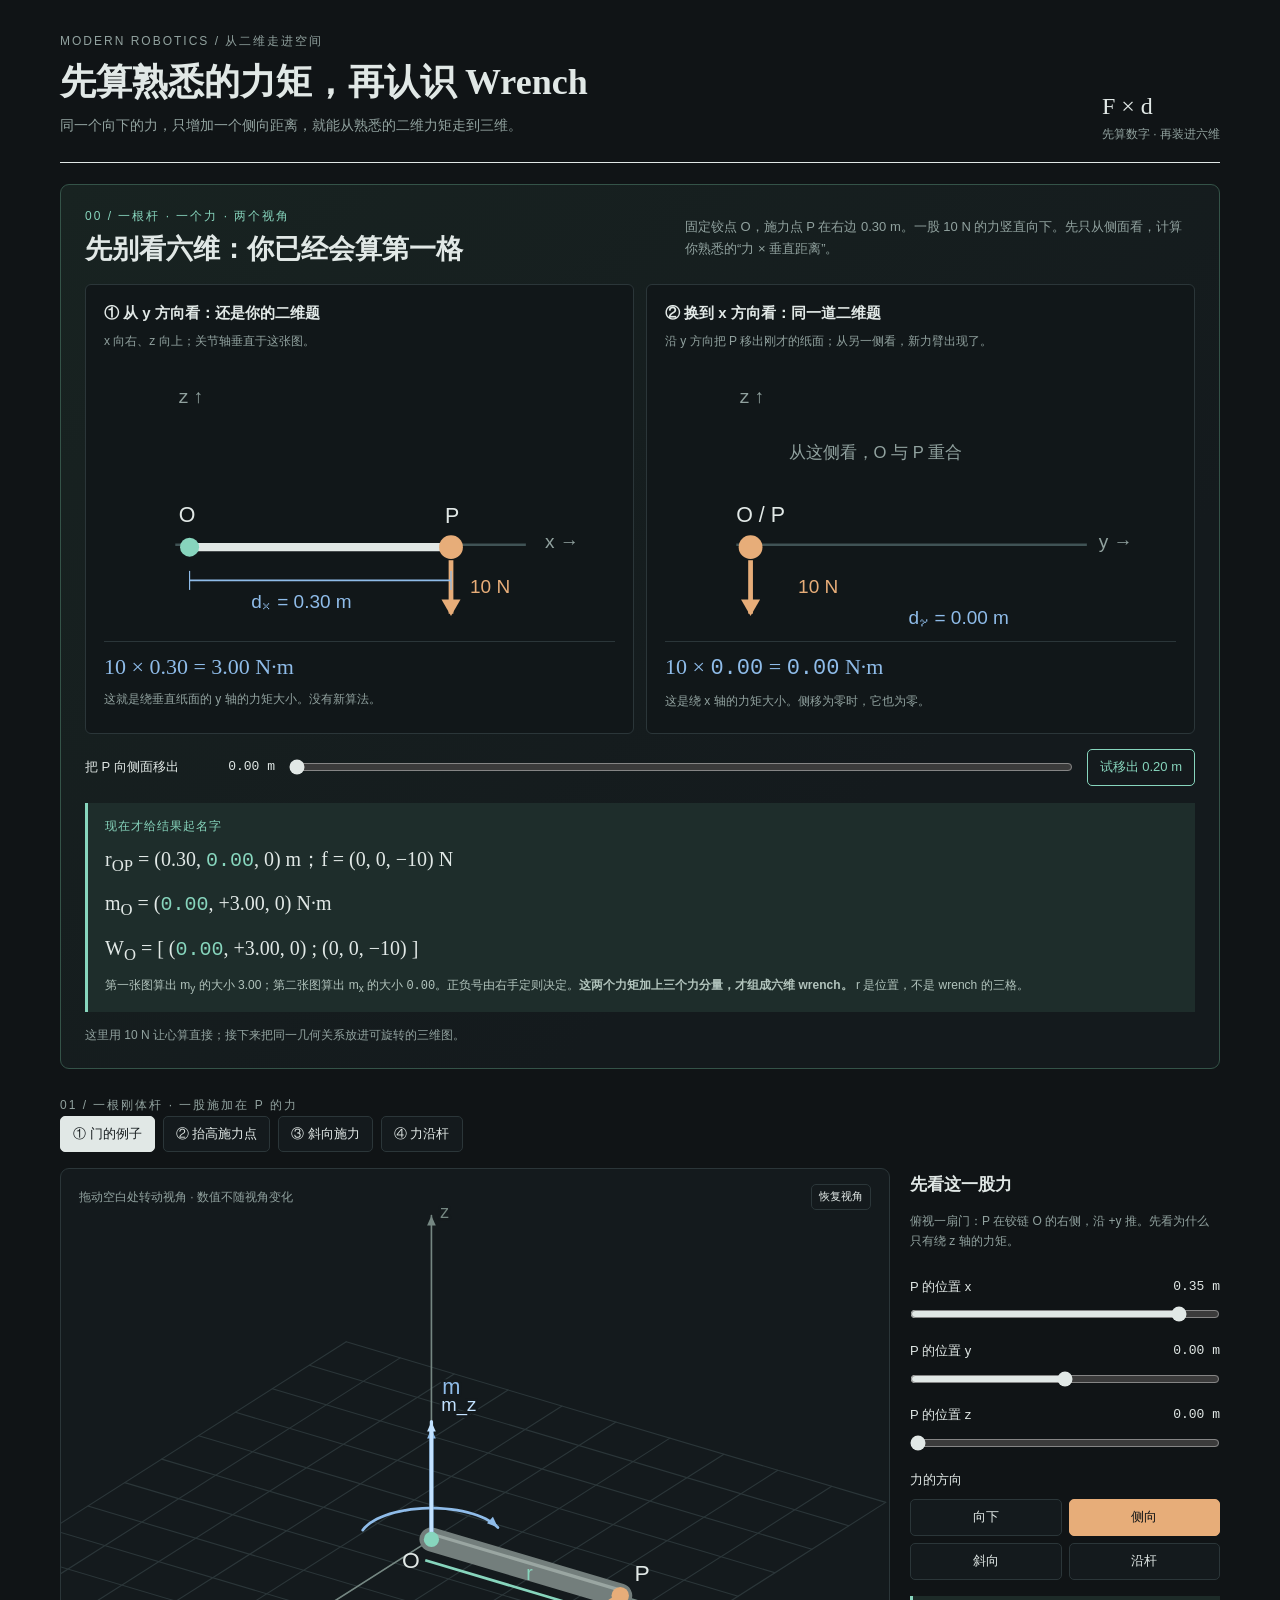
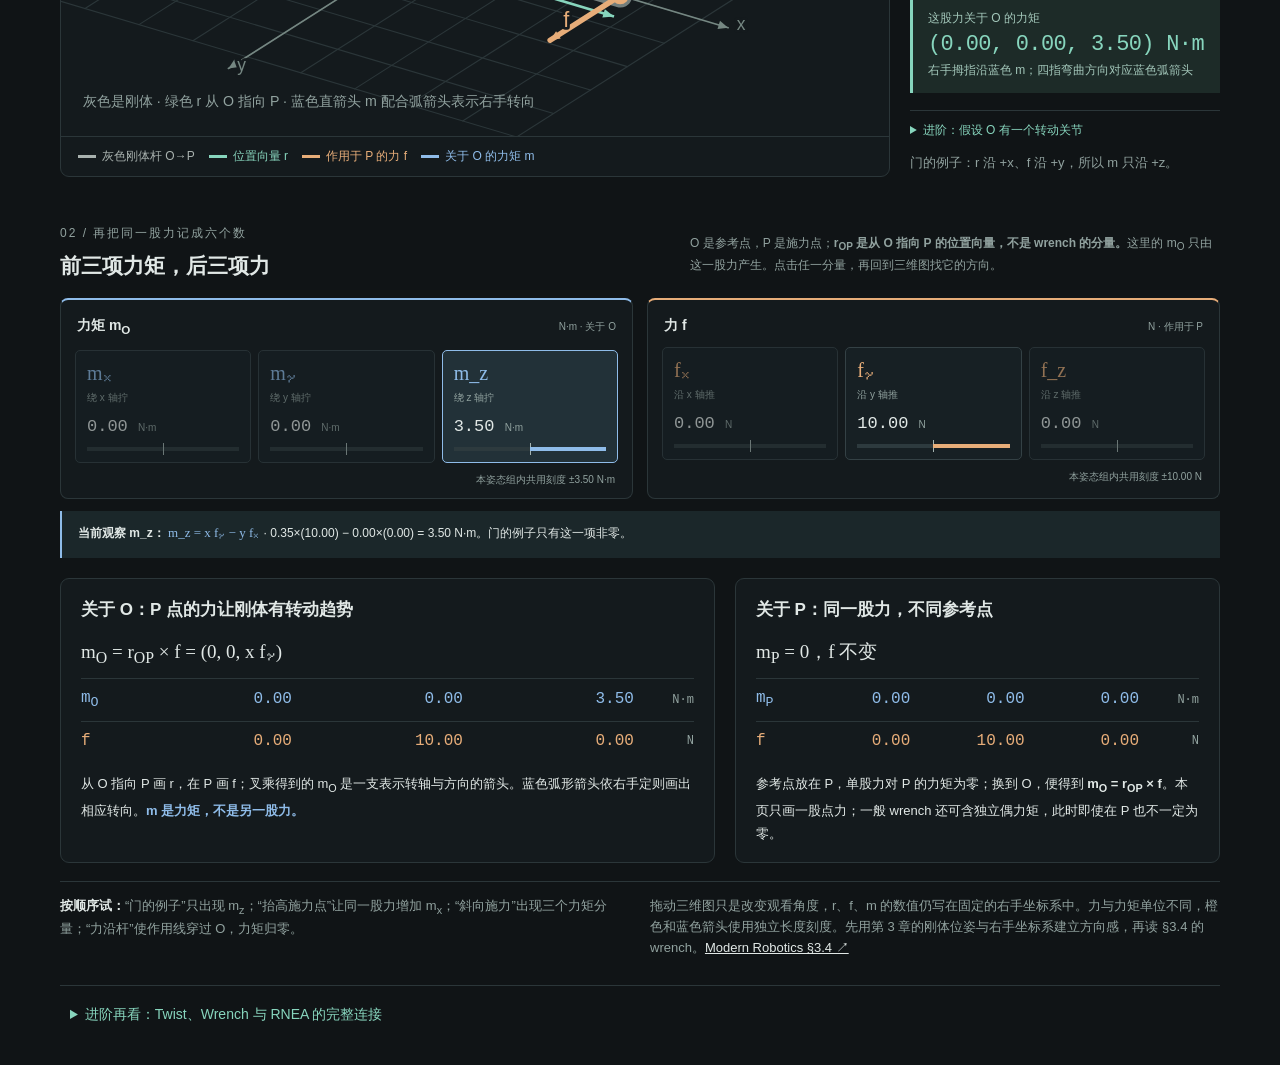
<file: docs/labs/wrench.html>
<!doctype html>
<html lang="zh-CN">
<meta charset="utf-8"><meta name="viewport" content="width=device-width,initial-scale=1">
<title>从一根刚体杆看懂 Wrench · 空间力入门</title>
<link rel="icon" href="../assets/icon.svg" type="image/svg+xml">
<style>
:root{color-scheme:dark;--bg:#101416;--paper:#141a1d;--ink:#e1e8e6;--muted:#91a29f;--line:#2b3639;--force:#e7ad79;--moment:#8fbce9;--joint:#87d5bd}
*{box-sizing:border-box}body{margin:0;background:var(--bg);color:var(--ink);font-family:'PingFang SC','Microsoft YaHei',sans-serif;line-height:1.6}main{max-width:1220px;margin:0 auto;padding:32px 30px 24px}header{border-bottom:1px solid var(--ink);padding-bottom:19px;margin-bottom:21px;display:flex;justify-content:space-between;align-items:end;gap:20px}.eyebrow{font-size:12px;letter-spacing:2px;color:var(--muted)}h1{font-family:'Songti SC','Noto Serif CJK SC',serif;font-size:36px;line-height:1.2;margin:10px 0}h2{font-size:17px;margin:0 0 12px}p{margin:6px 0}.subtitle{font-size:14px;color:var(--muted)}.stamp{font-family:Georgia,serif;font-size:24px;white-space:nowrap}.stamp span{color:var(--muted);font:12px 'PingFang SC',sans-serif;display:block;text-align:right}.experiments{display:flex;gap:8px;flex-wrap:wrap;margin-bottom:16px}button{font:inherit;border:1px solid var(--line);border-radius:5px;background:var(--paper);color:var(--ink);padding:7px 12px;cursor:pointer;font-size:13px}button:hover{border-color:var(--ink)}button:focus-visible,input:focus-visible{outline:3px solid #b27725;outline-offset:3px}button.active{color:var(--paper);background:var(--ink);border-color:var(--ink)}.workspace{display:grid;grid-template-columns:minmax(0,1fr) 310px;gap:20px}.scene{background:var(--paper);border:1px solid var(--line);border-radius:9px;overflow:hidden;position:relative}.scene-top{position:absolute;top:15px;left:18px;right:18px;display:flex;justify-content:space-between;align-items:center;gap:8px;font-size:12px;color:var(--muted)}svg{display:block;width:100%;height:auto;touch-action:none;cursor:grab;min-width:0}svg:active{cursor:grabbing}.legend{display:flex;flex-wrap:wrap;gap:14px;padding:10px 17px;border-top:1px solid var(--line);font-size:12px}.key:before{content:'';display:inline-block;width:18px;height:3px;margin-right:6px;vertical-align:middle;background:currentColor}.force{color:var(--force)}.moment{color:var(--moment)}.joint{color:var(--joint)}.small{font-size:12px;color:var(--muted)}aside{padding:3px 0;min-width:0}.control{margin:11px 0}label{display:flex;justify-content:space-between;align-items:center;font-size:13px}output,.number{font-family:'SFMono-Regular',Consolas,monospace;font-variant-numeric:tabular-nums}input[type=range]{width:100%;accent-color:var(--ink);cursor:pointer;margin:9px 0 0}.axis-buttons{display:flex;gap:7px;margin:9px 0}.axis-buttons button{flex:1}.torque{background:#1d2b28;border-left:3px solid var(--joint);padding:13px 15px;margin-top:16px}.torque strong{display:block;font-family:Georgia,serif;font-size:30px;line-height:1.4;color:var(--joint)}.torque .small{color:#a2c6b9}.results{display:grid;grid-template-columns:1.35fr 1fr;gap:20px;margin-top:20px}.result{background:var(--paper);border:1px solid var(--line);border-radius:9px;padding:17px 20px;min-width:0}.formula{font:19px Georgia,'Songti SC',serif;line-height:1.7;margin:7px 0}.matrix-row{display:grid;grid-template-columns:40px repeat(3,minmax(0,1fr)) 53px;gap:7px;align-items:center;font-family:'SFMono-Regular',Consolas,monospace;font-size:16px;padding:7px 0;border-top:1px solid var(--line)}.matrix-row span:not(:first-child){text-align:right}.matrix-row .unit{font-size:12px;color:var(--muted)}.reason{font-size:13px;padding-top:11px;line-height:1.8}.highlight{color:var(--moment);font-weight:600}.reading{margin-top:18px;padding:14px 0 0;border-top:1px solid var(--line);font-size:13px;color:var(--muted);display:grid;grid-template-columns:1fr 1fr;gap:20px}.reading strong{color:var(--ink)}a{color:var(--ink)}.camera{font-size:11px;padding:3px 7px}.hint{min-height:44px;font-size:13px;margin:12px 0 0;color:var(--muted)}@media(max-width:850px){main{padding:20px 16px}.workspace{grid-template-columns:minmax(0,1fr) 250px;gap:14px}.results{gap:14px}.matrix-row{font-size:13px;gap:4px}}@media(max-width:650px){header{align-items:start}.stamp{display:none}h1{font-size:28px}.workspace,.results,.reading{grid-template-columns:1fr}aside{padding:10px 4px}.scene-top{top:10px}.experiments button{font-size:12px}.results{margin-top:12px}svg{min-height:250px}.matrix-row{font-size:15px}.reading{gap:10px}}
</style>
<style>
[hidden]{display:none!important}
.scene{align-self:start}.section-heading{display:flex;justify-content:space-between;gap:25px;align-items:end;margin-bottom:16px}.section-heading h2{font-size:21px;margin:6px 0 0}.section-heading p{max-width:530px;color:var(--muted);font-size:12px;line-height:1.75}
.components{margin-top:24px}.component-groups{display:grid;grid-template-columns:1fr 1fr;gap:14px}.component-group{background:var(--paper);border:1px solid var(--line);border-radius:8px;padding:14px 14px 10px;min-width:0}.moment-group{border-top:2px solid var(--moment)}.force-group{border-top:2px solid var(--force)}.group-heading{display:flex;justify-content:space-between;gap:8px;align-items:baseline;padding:0 2px 10px}.group-heading strong{font-size:14px}.group-heading span,.group-scale{font-size:10px;color:var(--muted)}.component-grid{display:grid;grid-template-columns:repeat(3,minmax(0,1fr));gap:7px}.component-card{display:block;text-align:left;min-width:0;padding:10px 11px 11px;border:1px solid #344145;background:#172024;color:var(--moment);border-radius:5px;transition:background .15s,border-color .15s}.force-group .component-card{color:var(--force)}.component-card[aria-pressed=true]{border-color:currentColor;background:#223138}.force-group .component-card[aria-pressed=true]{background:#30291f}.component-card.zero:not([aria-pressed=true]){opacity:.6}.component-card .symbol{font:20px/1.25 Georgia,serif}.component-card .meaning{display:block;margin:3px 0 9px;font-size:10px;color:var(--muted);white-space:nowrap}.component-card output{display:block;color:var(--ink);font:17px/1.4 'SFMono-Regular',Consolas,monospace;white-space:nowrap}.component-card output small{font:10px 'PingFang SC',sans-serif;color:var(--muted)}.component-track{height:4px;background:#2d3a3e;position:relative;display:block;margin-top:9px}.component-track:before{content:'';position:absolute;left:50%;top:-4px;height:12px;border-left:1px solid #a4b3b0}.component-fill{position:absolute;top:0;height:4px;background:currentColor}.component-fill.positive{left:50%}.component-fill.negative{right:50%}.group-scale{margin:9px 3px 0;text-align:right}.component-explain{margin-top:12px;background:#1b272a;border-left:2px solid var(--moment);padding:12px 16px;font-size:12px;line-height:1.75;min-height:47px}.component-explain.force-focus{border-left-color:var(--force)}.component-explain strong{color:var(--ink)}.component-explain code{color:var(--moment);font:13px Georgia,serif}.component-explain.force-focus code{color:var(--force)}
.mr-bridge{border-top:1px solid var(--line);margin-top:26px;padding-top:23px}.bridge-steps{display:grid;grid-template-columns:repeat(3,minmax(0,1fr));gap:12px}.bridge-step{background:var(--paper);border:1px solid var(--line);border-radius:6px;padding:15px 17px;min-width:0}.bridge-step>span{font-size:11px;color:var(--joint)}.bridge-formula{font:18px/1.65 Georgia,'Songti SC',serif;margin:11px 0;overflow-wrap:anywhere}.bridge-step p,.mr-detail p{font-size:12px;color:var(--muted);line-height:1.8}.mr-detail{border:1px solid var(--line);border-radius:6px;margin-top:13px;background:#172024}.mr-detail summary{cursor:pointer;padding:14px 18px;font-size:13px;color:var(--ink)}.mr-detail-body{padding:0 18px 17px;border-top:1px solid var(--line)}.mr-detail-body .bridge-formula{font-size:17px;border-left:2px solid var(--joint);padding-left:14px}.mr-detail a{color:var(--joint)}
.dual-section{border-top:1px solid var(--line);margin-top:28px;padding-top:23px}.dual-intro{color:var(--muted);font-size:13px;line-height:1.8;max-width:860px;margin:0 0 18px}.dual-intro strong{color:var(--ink)}.dual-layout{display:grid;grid-template-columns:minmax(0,.9fr) minmax(0,1.1fr);gap:16px}.dual-motion,.dual-math{background:var(--paper);border:1px solid var(--line);border-radius:7px;padding:17px 19px;min-width:0}.dual-motion svg{width:100%;height:auto;min-height:0;cursor:default;touch-action:auto}.dual-motion h3,.dual-math h3{font-size:15px;margin:0 0 6px}.dual-math .bridge-formula{margin:6px 0 11px}.dual-mode{display:flex;gap:7px;flex-wrap:wrap;margin:8px 0 12px}.dual-mode button[aria-pressed=true]{background:var(--joint);color:var(--bg);border-color:var(--joint)}.dual-control{margin:9px 0 5px}.dual-control label{font-size:12px}.dual-quantity{display:grid;grid-template-columns:1fr 1fr;gap:10px;border-top:1px solid var(--line);padding:11px 0;font-size:12px}.dual-quantity span{color:var(--muted)}.dual-quantity b{font:14px/1.5 'SFMono-Regular',Consolas,monospace;text-align:right}.dual-quantity.moment b{color:var(--moment)}.dual-quantity.force b{color:var(--force)}.dual-power{border-top:1px solid var(--line);padding-top:13px}.dual-power output{display:block;font:26px/1.35 Georgia,serif;color:var(--joint);margin:4px 0}.dual-power small,.dual-caption{font-size:12px;color:var(--muted);line-height:1.75}.dual-caption{margin:12px 0 0}.dual-sample{margin-top:12px;color:var(--joint);border-color:var(--joint)}.dual-advanced{border-top:1px solid var(--line);margin:15px 0 0;padding:12px 0 0}.dual-advanced summary{font-size:12px}.dual-advanced p{font-size:12px;color:var(--muted);line-height:1.8}
.dual-takeaway{background:#1c2b29;border-left:3px solid var(--joint);padding:13px 18px;margin:16px 0 0}.dual-takeaway .bridge-formula{color:var(--joint);margin:0 0 6px;font-size:18px}.dual-takeaway p{color:#b0c4bd;font-size:12px;line-height:1.8;margin:0}
.dual-control label{gap:5px 10px}.dual-control label span{min-width:0;flex:1}.dual-control label output{flex:none}
.entry-bridge{background:linear-gradient(140deg,#182321,#141a1d 70%);border:1px solid #345348;border-radius:9px;padding:22px 24px;margin:0 0 27px}.entry-heading{display:flex;justify-content:space-between;align-items:end;gap:24px;margin-bottom:17px}.entry-heading .eyebrow{color:var(--joint)}.entry-heading h2{font-family:'Songti SC','Noto Serif CJK SC',serif;font-size:27px;line-height:1.3;margin:6px 0 0}.entry-heading p{max-width:510px;color:var(--muted);font-size:13px;line-height:1.75}.entry-panels{display:grid;grid-template-columns:1fr 1fr;gap:12px}.entry-panel{background:#111719;border:1px solid var(--line);border-radius:6px;padding:16px 18px;min-width:0}.entry-panel h3{font-size:15px;margin:0 0 5px}.entry-panel .entry-note{font-size:12px;color:var(--muted);line-height:1.7}.entry-panel svg{width:100%;height:auto;min-height:0;cursor:default;touch-action:auto}.entry-result{border-top:1px solid var(--line);padding-top:10px;margin-top:4px;font:22px/1.4 Georgia,'Songti SC',serif;color:var(--moment)}.entry-result output{color:var(--moment)}.entry-control{display:flex;align-items:center;gap:14px;margin:15px 0 0}.entry-control label{min-width:190px;gap:10px;color:var(--ink)}.entry-control input{flex:1;min-width:0;margin:0}.entry-control button{border-color:var(--joint);color:var(--joint);white-space:nowrap}.entry-pack{margin-top:17px;padding:14px 17px;background:#1e2d2b;border-left:3px solid var(--joint)}.entry-pack .eyebrow{letter-spacing:1px;color:var(--joint)}.entry-pack .entry-vector{font:20px/1.7 Georgia,'Songti SC',serif;margin:6px 0;overflow-wrap:anywhere}.entry-pack .entry-vector output{color:var(--joint)}.entry-pack p{color:#b2c4bd;font-size:12px;line-height:1.75;margin:0}.entry-next{margin:13px 0 0;color:var(--muted);font-size:12px;line-height:1.8}
.advanced-fold{border-top:1px solid var(--line);margin-top:26px}.advanced-fold>summary{cursor:pointer;padding:17px 10px;color:var(--joint);font-size:14px}.advanced-fold>summary:hover{background:#1a2524}.advanced-fold .dual-section{border-top:0;margin-top:0;padding-top:9px}
.legend .rod{color:#a8b1ae}.force-directions{display:grid;grid-template-columns:repeat(2,minmax(0,1fr));gap:7px;margin:9px 0 15px}.force-directions button[aria-pressed=true]{color:var(--bg);background:var(--force);border-color:var(--force)}#preset-story{min-height:55px;line-height:1.7}.torque #moment-vector{font:22px/1.5 'SFMono-Regular',Consolas,monospace;letter-spacing:-.03em}.joint-projection{border-top:1px solid var(--line);margin-top:17px;padding-top:10px}.joint-projection summary{cursor:pointer;color:var(--joint);font-size:12px}.joint-projection label{margin-top:12px}.joint-projection strong{color:var(--joint)}
@media(max-width:850px){.component-groups{grid-template-columns:1fr}.bridge-steps{grid-template-columns:1fr}.section-heading{display:block}.section-heading p{margin-top:6px}.bridge-step{padding:12px 15px}}
@media(max-width:700px){.dual-layout,.entry-panels{grid-template-columns:1fr}.dual-motion,.dual-math{padding:14px}.dual-motion svg{max-height:240px}.entry-heading{display:block}.entry-heading p{margin-top:9px}.entry-control{display:grid;grid-template-columns:1fr auto;gap:10px}.entry-control label{grid-column:1/-1}.entry-control input{grid-column:1}.entry-control button{grid-column:2}.entry-bridge{padding:17px 15px}}
@media(max-width:420px){.component-group{padding:11px 9px 9px}.component-grid{gap:5px}.component-card{padding:9px 6px}.component-card .symbol{font-size:18px}.component-card .meaning{font-size:9px}.component-card output{font-size:13px}.component-card output small{font-size:8px}.bridge-formula{font-size:16px}.scene-top{font-size:10px}}
</style>
<main>
<header><div><div class="eyebrow">MODERN ROBOTICS / 从二维走进空间</div><h1>先算熟悉的力矩，再认识 Wrench</h1><p class="subtitle">同一个向下的力，只增加一个侧向距离，就能从熟悉的二维力矩走到三维。</p></div><div class="stamp">F × d<span>先算数字 · 再装进六维</span></div></header>
<section class="entry-bridge" aria-labelledby="entry-title"><div class="entry-heading"><div><div class="eyebrow">00 / 一根杆 · 一个力 · 两个视角</div><h2 id="entry-title">先别看六维：你已经会算第一格</h2></div><p>固定铰点 O，施力点 P 在右边 0.30 m。一股 10 N 的力竖直向下。先只从侧面看，计算你熟悉的“力 × 垂直距离”。</p></div><div class="entry-panels"><div class="entry-panel"><h3>① 从 y 方向看：还是你的二维题</h3><p class="entry-note">x 向右、z 向上；关节轴垂直于这张图。</p><svg viewBox="0 0 430 235" role="img" aria-label="二维侧视图：铰点 O 到施力点 P 水平距离 0.30 米，向下 10 牛顿产生 3 牛米力矩"><line x1="60" y1="158" x2="355" y2="158" stroke="#405355" stroke-width="2"/><line x1="72" y1="160" x2="292" y2="160" stroke="#e1e8e6" stroke-width="7" stroke-linecap="round"/><circle cx="72" cy="160" r="8" fill="#87d5bd"/><circle cx="292" cy="160" r="10" fill="#e7ad79"/><line x1="292" y1="171" x2="292" y2="216" stroke="#e7ad79" stroke-width="4"/><path d="M284 204 L292 218 L300 204" fill="#e7ad79"/><line x1="72" y1="188" x2="292" y2="188" stroke="#8fbce9" stroke-width="1.5"/><line x1="72" y1="180" x2="72" y2="196" stroke="#8fbce9"/><line x1="292" y1="180" x2="292" y2="196" stroke="#8fbce9"/><text x="63" y="139" fill="#e1e8e6" font-size="18">O</text><text x="287" y="140" fill="#e1e8e6" font-size="18">P</text><text x="124" y="211" fill="#8fbce9" font-size="16">dₓ = 0.30 m</text><text x="308" y="199" fill="#e7ad79" font-size="16">10 N</text><text x="371" y="161" fill="#91a29f" font-size="16">x →</text><text x="63" y="39" fill="#91a29f" font-size="16">z ↑</text></svg><div class="entry-result">10 × 0.30 = 3.00 N·m</div><p class="entry-note">这就是绕垂直纸面的 y 轴的力矩大小。没有新算法。</p></div><div class="entry-panel"><h3>② 换到 x 方向看：同一道二维题</h3><p class="entry-note">沿 y 方向把 P 移出刚才的纸面；从另一侧看，新力臂出现了。</p><svg id="entry-side-scene" viewBox="0 0 430 235" role="img" aria-label="另一侧视图：沿 y 方向移动重物，观察绕 x 轴的力矩"></svg><div class="entry-result">10 × <output id="entry-y-distance">0.00</output> = <output id="entry-x-moment">0.00</output> N·m</div><p class="entry-note">这是绕 x 轴的力矩大小。侧移为零时，它也为零。</p></div></div><div class="entry-control"><label for="entry-y">把 P 向侧面移出 <output id="entry-y-label">0.00 m</output></label><input id="entry-y" type="range" min="0" max="0.30" step="0.01" value="0"><button type="button" id="entry-y-example">试移出 0.20 m</button></div><div class="entry-pack"><div class="eyebrow">现在才给结果起名字</div><div class="entry-vector">r<sub>OP</sub> = (0.30, <output id="entry-r-y">0.00</output>, 0) m；f = (0, 0, −10) N</div><div class="entry-vector">m<sub>O</sub> = (<output id="entry-nx">0.00</output>, +3.00, 0) N·m</div><div class="entry-vector">W<sub>O</sub> = [ (<output id="entry-w-nx">0.00</output>, +3.00, 0) ; (0, 0, −10) ]</div><p>第一张图算出 m<sub>y</sub> 的大小 3.00；第二张图算出 m<sub>x</sub> 的大小 <output id="entry-nx-abs">0.00</output>。正负号由右手定则决定。<strong>这两个力矩加上三个力分量，才组成六维 wrench。</strong> r 是位置，不是 wrench 的三格。</p></div><p class="entry-next">这里用 10 N 让心算直接；接下来把同一几何关系放进可旋转的三维图。</p></section>
<div class="eyebrow" id="spatial-lab">01 / 一根刚体杆 · 一股施加在 P 的力</div>
<nav class="experiments" aria-label="选择刚体受力实验"><button data-preset="door" class="active">① 门的例子</button><button data-preset="raised">② 抬高施力点</button><button data-preset="oblique">③ 斜向施力</button><button data-preset="along">④ 力沿杆</button></nav>
<div class="workspace"><section class="scene" aria-label="可旋转的刚体受力图"><div class="scene-top"><span>拖动空白处转动视角 · 数值不随视角变化</span><button class="camera" id="view-reset">恢复视角</button></div><svg id="scene" viewBox="0 0 760 520" role="img" aria-label="灰色刚体杆、参考点 O、施力点 P、位置向量 r、力 f 与关于 O 的力矩 m"></svg><div class="legend"><span class="key rod">灰色刚体杆 O→P</span><span class="key joint">位置向量 r</span><span class="key force">作用于 P 的力 f</span><span class="key moment">关于 O 的力矩 m</span></div></section>
<aside><h2>先看这一股力</h2><p class="small" id="preset-story"></p>
<div class="control"><label for="x">P 的位置 x <output id="x-out"></output></label><input id="x" type="range" min="-0.45" max="0.45" step="0.01" value="0.35"></div>
<div class="control"><label for="y">P 的位置 y <output id="y-out"></output></label><input id="y" type="range" min="-0.45" max="0.45" step="0.01" value="0"></div>
<div class="control"><label for="z">P 的位置 z <output id="z-out"></output></label><input id="z" type="range" min="0" max="0.45" step="0.01" value="0"></div>
<label>力的方向</label><div class="force-directions" role="group" aria-label="施力方向"><button type="button" data-direction="down">向下</button><button type="button" data-direction="side" aria-pressed="true">侧向</button><button type="button" data-direction="oblique">斜向</button><button type="button" data-direction="along">沿杆</button></div>
<div id="force-controls" hidden><p class="small">斜向模式可分别调节三个力分量。</p><div class="control"><label for="fx">力 fₓ <output id="fx-out"></output></label><input id="fx" type="range" min="-20" max="20" step="0.5" value="4"></div><div class="control"><label for="fy">力 fᵧ <output id="fy-out"></output></label><input id="fy" type="range" min="-20" max="20" step="0.5" value="8"></div><div class="control"><label for="fz">力 f_z <output id="fz-out"></output></label><input id="fz" type="range" min="-20" max="20" step="0.5" value="6"></div></div>
<div class="torque"><div class="small">这股力关于 O 的力矩</div><strong id="moment-vector"></strong><div class="small" id="force-line-note"></div></div>
<details class="joint-projection"><summary>进阶：假设 O 有一个转动关节</summary><label>选择通过 O 的关节轴</label><div class="axis-buttons" aria-label="关节正方向"><button data-axis="0" aria-pressed="false">+x 轴</button><button data-axis="1" aria-pressed="false">+y 轴</button><button data-axis="2" class="active" aria-pressed="true">+z 轴</button></div><p class="small">沿此轴抵消外力矩：<strong id="tau"></strong></p><p class="small" id="projection"></p></details>
<p class="hint" id="hint"></p>
</aside></div>
<section class="components" aria-labelledby="components-title"><div class="section-heading"><div><div class="eyebrow">02 / 再把同一股力记成六个数</div><h2 id="components-title">前三项力矩，后三项力</h2></div><p>O 是参考点，P 是施力点；<strong>r<sub>OP</sub> 是从 O 指向 P 的位置向量，不是 wrench 的分量。</strong>这里的 m<sub>O</sub> 只由这一股力产生。点击任一分量，再回到三维图找它的方向。</p></div><div class="component-groups"><div class="component-group moment-group"><div class="group-heading"><strong>力矩 m<sub>O</sub></strong><span>N·m · 关于 O</span></div><div id="moment-components" class="component-grid"></div><div class="group-scale" id="moment-scale"></div></div><div class="component-group force-group"><div class="group-heading"><strong>力 f</strong><span>N · 作用于 P</span></div><div id="force-components" class="component-grid"></div><div class="group-scale" id="force-scale"></div></div></div><div class="component-explain" id="component-explain" aria-live="polite"></div></section>
<div class="results"><section class="result"><h2>关于 O：P 点的力让刚体有转动趋势</h2><div class="formula">m<sub>O</sub> = r<sub>OP</sub> × f <span id="cross-specialization"></span></div><div class="matrix-row moment"><span>m<sub>O</sub></span><span id="nx"></span><span id="ny"></span><span id="nz"></span><span class="unit">N·m</span></div><div class="matrix-row force"><span>f</span><span id="fx-value"></span><span id="fy-value"></span><span id="fz-value"></span><span class="unit">N</span></div><div class="reason">从 O 指向 P 画 r，在 P 画 f；叉乘得到的 m<sub>O</sub> 是一支表示转轴与方向的箭头。蓝色弧形箭头依右手定则画出相应转向。<span class="highlight">m 是力矩，不是另一股力。</span></div></section>
<section class="result"><h2>关于 P：同一股力，不同参考点</h2><div class="formula">m<sub>P</sub> = 0，f 不变</div><div class="matrix-row moment"><span>m<sub>P</sub></span><span>0.00</span><span>0.00</span><span>0.00</span><span class="unit">N·m</span></div><div class="matrix-row force"><span>f</span><span id="fx-c"></span><span id="fy-c"></span><span id="fz-c"></span><span class="unit">N</span></div><div class="reason">参考点放在 P，单股力对 P 的力矩为零；换到 O，便得到 <strong>m<sub>O</sub> = r<sub>OP</sub> × f</strong>。本页只画一股点力；一般 wrench 还可含独立偶力矩，此时即使在 P 也不一定为零。</div></section></div>
<div class="reading"><div><strong>按顺序试：</strong>“门的例子”只出现 m<sub>z</sub>；“抬高施力点”让同一股力增加 m<sub>x</sub>；“斜向施力”出现三个力矩分量；“力沿杆”使作用线穿过 O，力矩归零。</div><div>拖动三维图只是改变观看角度，r、f、m 的数值仍写在固定的右手坐标系中。力与力矩单位不同，橙色和蓝色箭头使用独立长度刻度。先用第 3 章的刚体位姿与右手坐标系建立方向感，再读 §3.4 的 wrench。<a href="https://modernrobotics.northwestern.edu/nu-gm-book-resource/3-4-wrenches/" target="_blank" rel="noreferrer">Modern Robotics §3.4 ↗</a></div></div>
<details class="advanced-fold"><summary>进阶再看：Twist、Wrench 与 RNEA 的完整连接</summary><p class="small">以下公式沿用此前课程的 n 表示力矩；它与上方的 m 是同一个物理量。</p><section class="dual-section" aria-labelledby="dual-title"><div class="section-heading"><div><div class="eyebrow">02 / 运动与载荷相遇</div><h2 id="dual-title">螺旋运动是 Twist；承受的力是 Wrench</h2></div><p>任意刚体瞬时运动都可描述为绕一条轴旋转，同时沿这条轴平移；纯平移是特例。这个运动规律与六维载荷配对，才得到功率与关节驱动力。</p></div><p class="dual-intro">把参考点 O 放在当前关节轴上。下方把轴画成竖直示意：<strong>Twist</strong> 记录绕轴角速度 ω 和 O 点的线速度 v<sub>O</sub>；<strong>Wrench</strong> 记录关于 O 的力矩 n<sub>O</sub> 和力 f。两者必须使用同一参考点与坐标轴。</p><div class="dual-layout"><div class="dual-motion"><h3>让刚体怎样运动？</h3><div class="dual-mode" role="group" aria-label="运动类型"><button type="button" data-motion="rotate" aria-pressed="true">只转动</button><button type="button" data-motion="helix" aria-pressed="false">旋转并前进</button><button type="button" data-motion="slide" aria-pressed="false">只平移</button></div><svg id="screw-scene" viewBox="0 0 460 225" role="img" aria-label="所选关节轴上的螺旋运动示意"></svg><div class="dual-control" id="pitch-control" hidden><label for="pitch"><span>每转 1 rad 沿轴前进 h</span><output id="pitch-out"></output></label><input id="pitch" type="range" min="0" max="0.20" step="0.01" value="0.08"></div><p class="dual-caption" id="motion-caption"></p></div><div class="dual-math"><h3>同一股载荷，做功有多少？</h3><div class="bridge-formula">V<sub>O</sub> = [ ω ; v<sub>O</sub> ]　𝓕<sub>O</sub> = [ n<sub>O</sub> ; f ]</div><div class="bridge-formula">P<sub>ext</sub> = 𝓕<sub>O</sub><sup>T</sup> V<sub>O</sub> = n<sub>O</sub> · ω + f · v<sub>O</sub></div><div class="dual-quantity moment"><span>力矩 × 角速度</span><b id="power-moment"></b></div><div class="dual-quantity force"><span>力 × 线速度</span><b id="power-force"></b></div><div class="dual-power"><small>外载荷对所选运动的瞬时功率</small><output id="power-total" aria-live="polite"></output><small id="power-interpret"></small></div><button type="button" class="dual-sample" id="screw-sample">一键看斜向力与螺旋运动</button></div></div><p class="dual-caption">只转动时，O 点沿轴速度为 0，因此只取力矩；沿轴前进时，力也开始做功。若外载荷功率为负，驱动器要提供正功率来维持该运动。<a href="https://modernrobotics.northwestern.edu/nu-gm-book-resource/3-3-2-twists-part-1-of-2/" target="_blank" rel="noreferrer">Modern Robotics §3.3.2 ↗</a> · <a href="https://modernrobotics.northwestern.edu/nu-gm-book-resource/5-2-statics-of-open-chains/" target="_blank" rel="noreferrer">§5.2 ↗</a></p><div class="dual-takeaway"><div class="bridge-formula">S = [ a ; h a ]，V<sub>O</sub> = S q̇ → τ<sub>ext</sub> = S<sup>T</sup>𝓕<sub>O</sub> = a · n<sub>O</sub> + h a · f</div><p>这就是“螺旋”对机械臂有用的地方：一列 S 代表一个可动方向，wrench 在这列上的投影就是该方向的广义力。同一参考系下，把六维 twist 排成雅可比矩阵 J 的列后，同一个道理变成 τ<sub>ext</sub> = J<sup>T</sup>𝓕。上式针对转动或螺旋关节；纯平移单独取 S = [ 0 ; a ]。</p></div><details class="dual-advanced"><summary>再展开：wrench 自己也有一条“中心轴”吗？</summary><p>当 f ≠ 0，一般 wrench 可以等效为沿某条中心轴的力，以及绕该轴的平行偶力矩。选轴上一点 r₀ = (f × n<sub>O</sub>)/‖f‖²，定义力学螺距 h<sub>F</sub> = (f · n<sub>O</sub>)/‖f‖²，则 n<sub>O</sub> = r₀ × f + h<sub>F</sub>f。本实验只有一股作用在 P 的力，故 n<sub>O</sub> = r<sub>OP</sub> × f，h<sub>F</sub> = 0；一般 wrench 还可含独立偶力矩。这个“载荷的轴”和上方选的“运动轴”是不同概念。</p></details></section>
<section class="mr-bridge" aria-labelledby="mr-bridge-title"><div class="section-heading"><div><div class="eyebrow">03 / 把直觉接到书上</div><h2 id="mr-bridge-title">现在再看 Modern Robotics 的符号</h2></div><p>下面每一步都对应上方实验中的一个具体动作。先保持参考坐标轴平行，只改变参考点；完整 RNEA 再处理坐标旋转和多连杆。</p></div><div class="bridge-steps"><div class="bridge-step"><span>① 打包六格</span><div class="bridge-formula">𝓕<sub>O</sub> = [ n<sub>x</sub>, n<sub>y</sub>, n<sub>z</sub>, f<sub>x</sub>, f<sub>y</sub>, f<sub>z</sub> ]<sup>T</sup></div><p>力矩在前、力在后；两组各用自己的单位。</p></div><div class="bridge-step"><span>② 从 P 搬到 O</span><div class="bridge-formula">𝓕<sub>O</sub> = [ n<sub>P</sub> + r<sub>OP</sub> × f ; f ]</div><p>平移参考点只改前三个力矩分量；这就是 wrench 坐标变换里叉乘项的来源。</p></div><div class="bridge-step"><span>③ 投影到关节</span><div class="bridge-formula">τ<sub>comp</sub> = − [ a ; 0 ]<sup>T</sup> 𝓕<sub>O</sub> = −a · n<sub>O</sub></div><p>纯转动关节的轴穿过 O、螺距 h = 0，所以 S = [a; 0]。本页 𝓕<sub>O</sub> 是外部载荷；电机给相反方向的静态补偿。</p></div></div><details class="mr-detail"><summary>展开完整 RNEA：六维 wrench 如何沿机械臂递推？</summary><div class="mr-detail-body"><p>书中把每根连杆所需的力与力矩合成 𝓕<sub>i</sub><sup>req</sup>。先从基座向末端求位姿、twist 和加速度，再从末端向基座回传 wrench：</p><div class="bridge-formula">𝓕<sub>i</sub><sup>req</sup> = Ad<sub>T(i+1,i)</sub><sup>T</sup> 𝓕<sub>i+1</sub><sup>req</sup> + G<sub>i</sub> V̇<sub>i</sub> − ad<sub>Vᵢ</sub><sup>T</sup> G<sub>i</sub>V<sub>i</sub></div><div class="bridge-formula">τ<sub>i</sub> = A<sub>i</sub><sup>T</sup> 𝓕<sub>i</sub><sup>req</sup></div><p>Ad<sub>T(i+1,i)</sub><sup>T</sup> 把下游 wrench 换到第 i 个坐标系；G<sub>i</sub> 是空间惯量，A<sub>i</sub> 是关节螺旋轴。上面的三步正是其中“换参考点、合并力与力矩、投影到关节”的静止特例。书中用虚拟基座加速度计入重力，所以 𝓕<sup>req</sup> 与本页显示的外部施力 wrench 在符号上要分清。<a href="https://modernrobotics.northwestern.edu/nu-gm-book-resource/8-3-newton-euler-inverse-dynamics/" target="_blank" rel="noreferrer">Modern Robotics §8.3 ↗</a></p></div></details></section></details>
</main>
<script>
'use strict';
const state={x:.35,y:0,z:0,fx:4,fy:8,fz:6,direction:'side',preset:'door',focus:'nz',axis:2,az:.6,el:.45,motion:'rotate',pitch:.08};
const colors={force:'#e7ad79',moment:'#8fbce9',joint:'#87d5bd',ink:'#e1e8e6',muted:'#91a29f',grid:'#2b3639'};
const $=id=>document.getElementById(id),num=(v,d=2)=>(Math.abs(v)<Math.pow(10,-d)/2?0:v).toFixed(d);
const add=(a,b)=>a.map((v,i)=>v+b[i]),mul=(a,s)=>a.map(v=>v*s),cross=(a,b)=>[a[1]*b[2]-a[2]*b[1],a[2]*b[0]-a[0]*b[2],a[0]*b[1]-a[1]*b[0]];
function values(){const r=[state.x,state.y,state.z],length=Math.hypot(...r);let f=state.direction==='down'?[0,0,-10]:state.direction==='side'?[0,10,0]:state.direction==='along'?(length>1e-9?mul(r,10/length):[0,0,0]):[state.fx,state.fy,state.fz];return {r,f,n:cross(r,f)};}
function updateEntry(y,sync=false){y=Math.max(0,Math.min(.3,+y));const cy=72+y/.3*220,shown=num(y),nx=y===0?0:-10*y;
$('entry-y').value=y;$('entry-y-label').textContent=shown+' m';$('entry-y-distance').textContent=shown;$('entry-x-moment').textContent=num(Math.abs(nx));$('entry-r-y').textContent=shown;$('entry-nx').textContent=$('entry-w-nx').textContent=nx===0?'0.00':num(nx);$('entry-nx-abs').textContent=num(Math.abs(nx));
$('entry-side-scene').innerHTML=`<line x1="60" y1="158" x2="355" y2="158" stroke="#405355" stroke-width="2"/><line x1="72" y1="160" x2="${cy}" y2="160" stroke="#e1e8e6" stroke-width="7" stroke-linecap="round"/><circle cx="72" cy="160" r="8" fill="#87d5bd"/><circle cx="${cy}" cy="160" r="10" fill="#e7ad79"/><line x1="${cy}" y1="171" x2="${cy}" y2="216" stroke="#e7ad79" stroke-width="4"/><path d="M${cy-8} 204 L${cy} 218 L${cy+8} 204" fill="#e7ad79"/>${y>0?`<line x1="72" y1="188" x2="${cy}" y2="188" stroke="#8fbce9" stroke-width="1.5"/><line x1="72" y1="180" x2="72" y2="196" stroke="#8fbce9"/><line x1="${cy}" y1="180" x2="${cy}" y2="196" stroke="#8fbce9"/>`:''}${y===0?'<text x="60" y="139" fill="#e1e8e6" font-size="18">O / P</text>':`<text x="63" y="139" fill="#e1e8e6" font-size="18">O</text><text x="${cy+8}" y="139" fill="#e1e8e6" font-size="18">P</text>`}<text x="${y>0?Math.max(90,(72+cy)/2-48):205}" y="225" fill="#8fbce9" font-size="16">dᵧ = ${shown} m</text><text x="${y===0?112:cy+16}" y="199" fill="#e7ad79" font-size="16">10 N</text><text x="365" y="161" fill="#91a29f" font-size="16">y →</text><text x="63" y="39" fill="#91a29f" font-size="16">z ↑</text>${y===0?'<text x="104" y="85" fill="#91a29f" font-size="14">从这侧看，O 与 P 重合</text>':''}`;
$('entry-side-scene').setAttribute('aria-label',`从 x 方向看：P 在 y 方向距 O ${shown} 米，向下 10 牛顿，绕 x 轴的力矩大小为 ${num(Math.abs(nx))} 牛米`);
if(sync){Object.assign(state,{direction:'down',preset:null,x:.3,y,z:0,axis:1,focus:'ny'});document.querySelectorAll('[data-preset]').forEach(b=>b.classList.remove('active'));update();}}
const componentDefs=[['nx','mₓ','绕 x 轴拧'],['ny','mᵧ','绕 y 轴拧'],['nz','m_z','绕 z 轴拧'],['fx','fₓ','沿 x 轴推'],['fy','fᵧ','沿 y 轴推'],['fz','f_z','沿 z 轴推']];
for(const [key,symbol,meaning] of componentDefs){const group=$(key[0]==='n'?'moment-components':'force-components');group.insertAdjacentHTML('beforeend',`<button type="button" class="component-card" data-component="${key}" aria-pressed="false"><span class="symbol">${symbol}</span><span class="meaning">${meaning}</span><output></output><span class="component-track"><i class="component-fill"></i></span></button>`);}
function project([x,y,z]){const u=Math.cos(state.az)*x-Math.sin(state.az)*y,d=Math.sin(state.az)*x+Math.cos(state.az)*y;return [340+600*u,340+600*(Math.sin(state.el)*d-Math.cos(state.el)*z)];}
function line(a,b,color,width=1,dash=''){const A=project(a),B=project(b);return `<line x1="${A[0]}" y1="${A[1]}" x2="${B[0]}" y2="${B[1]}" stroke="${color}" stroke-width="${width}" ${dash?`stroke-dasharray="${dash}"`:''} stroke-linecap="round"/>`;}
function arrow(a,b,color,width=3){const A=project(a),B=project(b),dx=B[0]-A[0],dy=B[1]-A[1],L=Math.hypot(dx,dy);if(L<2)return '';const ux=dx/L,uy=dy/L,s=9;return line(a,b,color,width)+`<polygon points="${B[0]},${B[1]} ${B[0]-s*ux+4*uy},${B[1]-s*uy-4*ux} ${B[0]-s*ux-4*uy},${B[1]-s*uy+4*ux}" fill="${color}"/>`;}
function label(p,t,color=colors.ink,dx=12,dy=-9,size=17){const [x,y]=project(p);return `<text x="${x+dx}" y="${y+dy}" fill="${color}" font-size="${size}" font-family="'PingFang SC',sans-serif" style="paint-order:stroke;stroke:#141a1d;stroke-width:5;stroke-linejoin:round">${t}</text>`;}
function dot(p,r,c){const [x,y]=project(p);return `<circle cx="${x}" cy="${y}" r="${r}" fill="${c}"/>`;}
function draw(){
 const {r,f,n}=values(),O=[0,0,0],axes=[[.55,0,0],[0,.55,0],[0,0,.55]],names=['x','y','z'];let s='';
 for(let k=-5;k<=5;k++)s+=line([k/10,-.5,0],[k/10,.5,0],colors.grid)+line([-.5,k/10,0],[.5,k/10,0],colors.grid);
 axes.forEach((v,i)=>{s+=arrow(O,v,'#758782',1.5)+label(v,names[i],'#758782',8,2,16);});
 const A=project(O),B=project(r),dx=B[0]-A[0],dy=B[1]-A[1],L=Math.hypot(dx,dy)||1,off=[-dy/L*20,dx/L*20];
 s+=`<line x1="${A[0]}" y1="${A[1]}" x2="${B[0]}" y2="${B[1]}" stroke="#737e7c" stroke-width="22" stroke-linecap="round"/><line x1="${A[0]}" y1="${A[1]-5}" x2="${B[0]}" y2="${B[1]-5}" stroke="#b0bcb7" stroke-width="3" stroke-linecap="round" opacity=".65"/>`;
 if(L>15){const U=[A[0]+off[0],A[1]+off[1]],V=[B[0]+off[0],B[1]+off[1]],ux=(V[0]-U[0])/L,uy=(V[1]-U[1])/L;s+=`<line x1="${U[0]}" y1="${U[1]}" x2="${V[0]}" y2="${V[1]}" stroke="${colors.joint}" stroke-width="2.5"/><polygon points="${V[0]},${V[1]} ${V[0]-10*ux+4*uy},${V[1]-10*uy-4*ux} ${V[0]-10*ux-4*uy},${V[1]-10*uy+4*ux}" fill="${colors.joint}"/><text x="${(U[0]+V[0])/2+6}" y="${(U[1]+V[1])/2-8}" fill="${colors.joint}" font-size="18">r</text>`;}
 const flen=Math.hypot(...f);if(flen>1e-9){const fhat=mul(f,1/flen);if(state.direction==='along')s+=line(add(r,mul(fhat,-(Math.hypot(...r)+.15))),add(r,mul(fhat,.35)),'#d09a69',2,'7 5');s+=arrow(r,add(r,mul(f,.019)),colors.force,5)+label(add(r,mul(f,.019)),'f',colors.force,12,-12,20);}
 const mlen=Math.hypot(...n);if(mlen>1e-8){const ahat=mul(n,1/mlen),ref=Math.abs(ahat[2])<.85?[0,0,1]:[0,1,0],u=cross(ahat,ref),ul=Math.hypot(...u),uu=mul(u,1/ul),vv=cross(ahat,uu);s+=arrow(O,mul(ahat,.16+Math.min(mlen,.8)*.035),colors.moment,4)+label(mul(ahat,.23),'m',colors.moment,10,-9,20);const pts=[];for(let j=0;j<=30;j++){const t=-.3+j/30*2.45,p=add(mul(uu,.11*Math.cos(t)),mul(vv,.11*Math.sin(t)));pts.push(project(p));}s+=`<polyline class="moment-arc" points="${pts.map(p=>p.join(',')).join(' ')}" fill="none" stroke="${colors.moment}" stroke-width="2.5" stroke-linecap="round"/>`;const D=pts[29],E=pts[30],ex=E[0]-D[0],ey=E[1]-D[1],el=Math.hypot(ex,ey)||1;s+=`<polygon points="${E[0]},${E[1]} ${E[0]-10*ex/el+4*ey/el},${E[1]-10*ey/el-4*ex/el} ${E[0]-10*ex/el-4*ey/el},${E[1]-10*ey/el+4*ex/el}" fill="${colors.moment}"/>`;}
 else s+=label([-.25,0,.2],'m = 0 · 作用线穿过 O',colors.moment,0,-5,17);
 const group=state.focus[0]==='n'?n:f,index='xyz'.indexOf(state.focus[1]),value=group[index],base=state.focus[0]==='n'?O:r,tip=[0,0,0],focusColor=state.focus[0]==='n'?'#c3e2ff':'#ffd4a8';tip[index]=Math.sign(value)*(state.focus[0]==='n'?.20:.19);if(Math.abs(value)>.005){const end=add(base,tip);s+=arrow(base,end,focusColor,3)+label(end,componentDefs.find(d=>d[0]===state.focus)[1],focusColor,9,-10,17);}
 s+=dot(O,7,colors.joint)+`<text x="${A[0]-27}" y="${A[1]+26}" fill="${colors.ink}" font-size="21">O</text>`+dot(r,8,colors.force)+`<text x="${B[0]+13}" y="${B[1]-13}" fill="${colors.ink}" font-size="21">P</text>`;
 s+=`<text x="20" y="493" font-size="13" fill="#91a29f">灰色是刚体 · 绿色 r 从 O 指向 P · 蓝色直箭头 m 配合弧箭头表示右手转向</text>`;
 $('scene').innerHTML=s;
}
function screwTerms(n,f){const a=state.axis,omega=state.motion==='slide'?0:1,v=state.motion==='slide'?1:state.motion==='helix'?state.pitch:0;return {omega,v,moment:n[a]*omega,force:f[a]*v,total:n[a]*omega+f[a]*v,effort:state.motion==='slide'?f[a]:n[a]+v*f[a]};}
function drawScrew(){const axis='xyz'[state.axis],rise=state.motion==='helix'?state.pitch/.2*112:0,points=[];for(let k=0;k<=64;k++){const t=k/64*2*Math.PI;points.push([230+62*Math.cos(t),178-rise*k/64+17*Math.sin(t)]);}const path=state.motion==='slide'?'<line x1="230" y1="188" x2="230" y2="52"/>':`<polyline points="${points.map(p=>p.join(',')).join(' ')}"/>`;
$('screw-scene').innerHTML=`<defs><marker id="screw-tip" viewBox="0 0 10 10" refX="8" refY="5" markerWidth="7" markerHeight="7" orient="auto-start-reverse"><path d="M0 0 L10 5 L0 10 Z" fill="${colors.joint}"/></marker></defs><line x1="230" y1="20" x2="230" y2="209" stroke="${colors.muted}" stroke-width="1.5" stroke-dasharray="5 6"/><ellipse cx="230" cy="178" rx="62" ry="17" fill="none" stroke="${colors.grid}" stroke-width="1.5"/><g fill="none" stroke="${colors.joint}" stroke-width="4" stroke-linecap="round" stroke-linejoin="round" marker-end="url(#screw-tip)">${path}</g><circle cx="292" cy="178" r="4" fill="${colors.ink}"/><text x="17" y="27" fill="${colors.muted}" font-size="13" font-family="'PingFang SC',sans-serif">当前 +${axis} 轴 · 轴向示意</text><text x="18" y="196" fill="${colors.joint}" font-size="13" font-family="'PingFang SC',sans-serif">${state.motion==='slide'?'ω = 0':'绕轴转动 ω'}</text><text x="314" y="70" fill="${colors.joint}" font-size="13" font-family="'PingFang SC',sans-serif">${state.motion==='rotate'?'v = 0':'沿轴前进 v'}</text>`;
$('screw-scene').setAttribute('aria-label',`绕 +${axis} 轴的${state.motion==='rotate'?'纯旋转':state.motion==='helix'?'螺旋运动':'纯平移'}示意`);}
function updateScrew(n,f){const t=screwTerms(n,f),axis='xyz'[state.axis],kind=state.motion;$('pitch-control').hidden=kind!=='helix';$('pitch').value=state.pitch;$('pitch-out').textContent=num(state.pitch)+' m/rad';document.querySelectorAll('[data-motion]').forEach(b=>b.setAttribute('aria-pressed',String(b.dataset.motion===kind)));
$('motion-caption').textContent=kind==='rotate'?`绕 +${axis} 轴以 1 rad/s 转动；O 点沿该轴速度为 0。`:kind==='helix'?`绕 +${axis} 轴以 1 rad/s 转动，同时沿轴以 ${num(t.v)} m/s 前进；转一整圈前进 ${num(2*Math.PI*state.pitch)} m。`:`沿 +${axis} 轴以 1 m/s 平移，角速度为 0。`;
$('power-moment').textContent=`${num(n[state.axis])} × ${num(t.omega)} = ${num(t.moment)} W`;$('power-force').textContent=`${num(f[state.axis])} × ${num(t.v)} = ${num(t.force)} W`;$('power-total').textContent=`${num(t.total)} W`;
$('power-interpret').textContent=`${t.total<-.005?'外载荷阻碍运动':t.total>.005?'外载荷帮助运动':'外载荷此刻不做功'}；要抵消它，${kind==='slide'?'直线驱动力':'绕轴驱动力矩'}为 ${num(-t.effort)} ${kind==='slide'?'N':'N·m'}。`;drawScrew();}
function update(){
 const {r,f,n}=values();for(const key of ['x','y','z']){$(key).value=state[key];$(key+'-out').textContent=num(state[key])+' m';}
 for(const key of ['fx','fy','fz']){$(key).value=state[key];$(key+'-out').textContent=num(state[key])+' N';}
 $('force-controls').hidden=state.direction!=='oblique';document.querySelectorAll('[data-direction]').forEach(b=>b.setAttribute('aria-pressed',String(b.dataset.direction===state.direction)));document.querySelectorAll('[data-preset]').forEach(b=>b.classList.toggle('active',b.dataset.preset===state.preset));
 $('preset-story').textContent={door:'俯视一扇门：P 在铰链 O 的右侧，沿 +y 推。先看为什么只有绕 z 轴的力矩。',raised:'保持同一股 +y 方向、10 N 的力，只把施力点 P 抬高 0.18 m。',oblique:'在抬高且侧移的 P 点施加斜向力；现在三个力矩分量都可非零。',along:'让力与杆 O→P 同向；作用线经过 O，力仍在，但关于 O 的力矩为零。'}[state.preset]||'位置或施力方向已自定义。观察 r、f 与 m 如何一起变化。';
 ['nx','ny','nz'].forEach((id,i)=>$(id).textContent=num(n[i]));['fx','fy','fz'].forEach((id,i)=>{$(id+'-value').textContent=$(id+'-c').textContent=num(f[i]);});
 $('cross-specialization').textContent=state.preset==='door'?' = (0, 0, x fᵧ)':state.preset==='raised'?' = (−z fᵧ, 0, x fᵧ)':state.direction==='along'?' = (0, 0, 0)':' = (y f_z − z fᵧ, z fₓ − x f_z, x fᵧ − y fₓ)';
 $('moment-vector').textContent='('+n.map(v=>num(v)).join(', ')+') N·m';$('force-line-note').textContent=state.direction==='along'?'力的作用线穿过 O：m = 0':'右手拇指沿蓝色 m；四指弯曲方向对应蓝色弧箭头';
 $('tau').textContent=num(-n[state.axis])+' N·m';$('projection').textContent=`这股力绕 +${'xyz'[state.axis]} 轴的力矩 = ${num(n[state.axis])} N·m`;
 document.querySelectorAll('[data-axis]').forEach(b=>{const active=+b.dataset.axis===state.axis;b.classList.toggle('active',active);b.setAttribute('aria-pressed',String(active));});
 const nScale=Math.max(1,...n.map(Math.abs)),fScale=Math.max(1,...f.map(Math.abs));$('moment-scale').textContent=`本姿态组内共用刻度 ±${num(nScale)} N·m`;$('force-scale').textContent=`本姿态组内共用刻度 ±${num(fScale)} N`;
 for(const [key] of componentDefs){const b=document.querySelector(`[data-component="${key}"]`),isMoment=key[0]==='n',v=(isMoment?n:f)['xyz'.indexOf(key[1])],fill=b.querySelector('.component-fill');b.querySelector('output').innerHTML=`${num(v)} <small>${isMoment?'N·m':'N'}</small>`;b.classList.toggle('zero',Math.abs(v)<.005);b.setAttribute('aria-pressed',String(state.focus===key));fill.className='component-fill '+(v<0?'negative':'positive');fill.style.width=Math.abs(v)/(isMoment?nScale:fScale)*50+'%';}
 const details={nx:['mₓ = y f_z − z fᵧ',`${num(r[1])}×(${num(f[2])}) − ${num(r[2])}×(${num(f[1])}) = ${num(n[0])} N·m。表示绕 x 轴的转动趋势。`],ny:['mᵧ = z fₓ − x f_z',`${num(r[2])}×(${num(f[0])}) − ${num(r[0])}×(${num(f[2])}) = ${num(n[1])} N·m。表示绕 y 轴的转动趋势。`],nz:['m_z = x fᵧ − y fₓ',`${num(r[0])}×(${num(f[1])}) − ${num(r[1])}×(${num(f[0])}) = ${num(n[2])} N·m。门的例子只有这一项非零。`],fx:['fₓ','沿 x 轴的力；它是推力分量，单位 N。'],fy:['fᵧ','沿 y 轴的力；门的例子由它产生 m_z。'],fz:['f_z','沿 z 轴的力；向下施力时此项为负。']}[state.focus];
 $('component-explain').classList.toggle('force-focus',state.focus[0]==='f');$('component-explain').innerHTML=`<strong>当前观察 ${componentDefs.find(d=>d[0]===state.focus)[1]}：</strong> <code>${details[0]}</code> · ${details[1]}`;
 $('hint').textContent=state.direction==='along'?'推力仍是 10 N；因为作用线穿过 O，叉乘 r × f 为零。':state.preset==='door'?'门的例子：r 沿 +x、f 沿 +y，所以 m 只沿 +z。':state.preset==='raised'?'抬高 P 后 r 多了 z 分量；f 未变，却新增绕 x 轴的力矩。':state.direction==='oblique'?'斜向力可以让 mₓ、mᵧ、m_z 同时出现。':state.direction==='down'?'向下的力与上一张二维练习相连；观察侧移怎样增加另一个力矩。':'转动视角只改变你看到的投影，不改变 r × f 的数值。';
 $('scene').setAttribute('aria-label',`灰色刚体杆从参考点 O 到施力点 P。位置向量 r 为 ${r.map(v=>num(v)).join('、')} 米；力 f 为 ${f.map(v=>num(v)).join('、')} 牛顿；力矩 m 为 ${n.map(v=>num(v)).join('、')} 牛米。`);draw();updateScrew(n,f);
}
for(const key of ['x','y','z','fx','fy','fz'])$(key).addEventListener('input',e=>{state[key]=+e.target.value;state.preset=null;update();});
document.querySelectorAll('[data-direction]').forEach(b=>b.addEventListener('click',()=>{state.direction=b.dataset.direction;state.preset=null;update();}));
document.querySelectorAll('[data-axis]').forEach(b=>b.addEventListener('click',()=>{state.axis=+b.dataset.axis;state.focus='n'+'xyz'[state.axis];update();}));
document.querySelectorAll('[data-component]').forEach(b=>b.addEventListener('click',()=>{state.focus=b.dataset.component;if(state.focus[0]==='n')state.axis='xyz'.indexOf(state.focus[1]);update();}));
document.querySelectorAll('[data-motion]').forEach(b=>b.addEventListener('click',()=>{state.motion=b.dataset.motion;update();}));
$('entry-y').addEventListener('input',e=>updateEntry(e.target.value,true));$('entry-y-example').addEventListener('click',()=>updateEntry(.2,true));
$('pitch').addEventListener('input',e=>{state.pitch=+e.target.value;update();});
$('screw-sample').addEventListener('click',()=>{document.querySelector('[data-preset="oblique"]').click();state.axis=2;state.focus='fz';state.motion='helix';state.pitch=.08;update();});
const presets={door:{x:.35,y:0,z:0,direction:'side',axis:2,focus:'nz'},raised:{x:.35,y:0,z:.18,direction:'side',axis:2,focus:'nx'},oblique:{x:.35,y:.12,z:.18,direction:'oblique',fx:4,fy:8,fz:6,axis:2,focus:'nz'},along:{x:.35,y:.12,z:.18,direction:'along',axis:2,focus:'nz'}};
document.querySelectorAll('[data-preset]').forEach(b=>b.addEventListener('click',()=>{Object.assign(state,presets[b.dataset.preset],{preset:b.dataset.preset});update();}));
$('view-reset').addEventListener('click',()=>{state.az=.6;state.el=.45;draw();});
let drag=null;$('scene').addEventListener('pointerdown',e=>{drag={x:e.clientX,y:e.clientY,az:state.az,el:state.el};$('scene').setPointerCapture(e.pointerId);});$('scene').addEventListener('pointermove',e=>{if(!drag)return;state.az=drag.az+(e.clientX-drag.x)*.007;state.el=Math.max(.12,Math.min(1.1,drag.el+(e.clientY-drag.y)*.005));draw();});for(const name of ['pointerup','pointercancel','lostpointercapture'])$('scene').addEventListener(name,()=>drag=null);
function fitScene(){const narrow=window.matchMedia('(max-width:650px)').matches;$('scene').setAttribute('viewBox',narrow?'80 15 500 470':'0 0 760 520');}
window.addEventListener('resize',fitScene);fitScene();
window.wrenchSnapshot=()=>({state:{...state},...values(),tau:-values().n[state.axis],screw:screwTerms(values().n,values().f)});updateEntry(0);update();
</script>
<script>
(()=>{if(parent===window)return;let last=0;const report=()=>{const h=Math.ceil(document.body.getBoundingClientRect().height);if(h!==last){last=h;parent.postMessage({type:'lesson-height',height:h},'*');}};new ResizeObserver(report).observe(document.body);window.addEventListener('load',report);report();})();
</script></html>
</file>
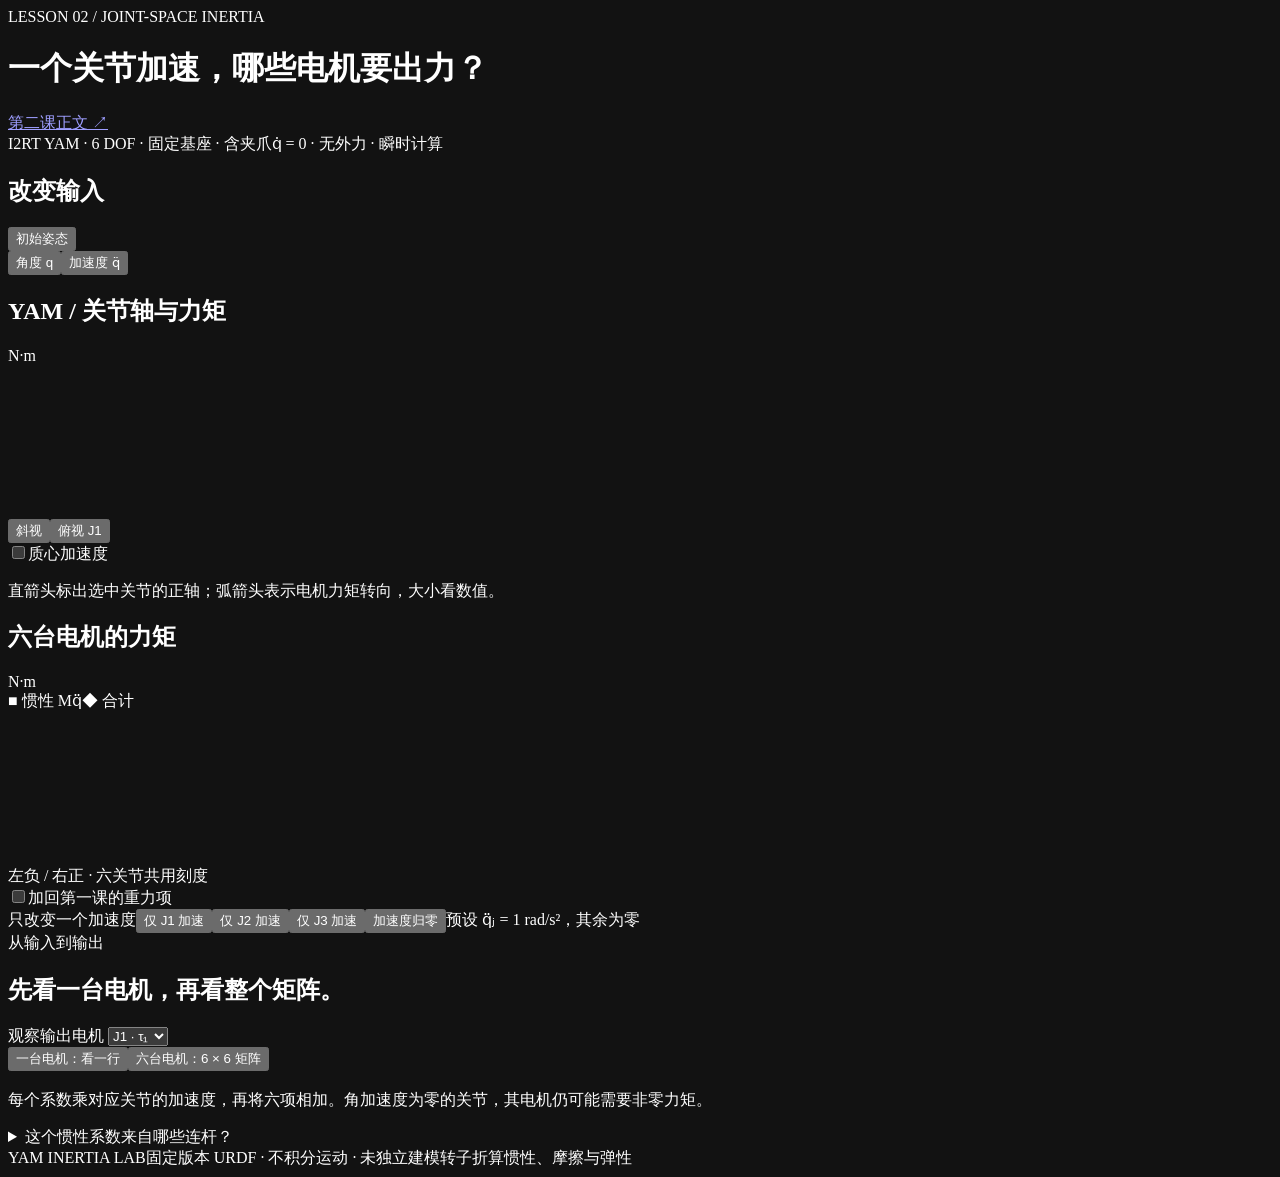
<file: src/inertia/inertia.template.html>
<!doctype html>
<html lang="zh-CN">
<head>
  <meta charset="utf-8"><meta name="viewport" content="width=device-width,initial-scale=1"><meta name="color-scheme" content="dark">
  <title>第二课 · YAM 惯性矩阵与关节力矩</title><meta name="description" content="拖动 YAM 的姿态和角加速度，观察惯性矩阵、关节耦合、六个惯性力矩，并加回重力补偿。">
  <link rel="icon" href="../assets/icon.svg" type="image/svg+xml"><style>__LAB_CSS__
__INERTIA_CSS__</style><script>if(new URLSearchParams(location.search).has('embed'))document.documentElement.classList.add('embedded');</script>
</head>
<body>
<main id="yam-inertia">
  <header class="masthead"><div><div class="eyebrow">LESSON 02 / JOINT-SPACE INERTIA</div><h1>一个关节加速，哪些电机要出力？</h1></div><a href="../index.html#inertia">第二课正文 ↗</a></header>
  <div class="lab-status"><span>I2RT YAM · 6 DOF · 固定基座 · 含夹爪</span><span id="fixed-mass"></span><span>q̇ = 0 · 无外力 · 瞬时计算</span></div>
  <div class="workspace">
    <section class="control-pane" aria-labelledby="inertia-input-title">
      <div class="pane-title"><h2 id="inertia-input-title">改变输入</h2><button class="text-button" id="reset-pose" type="button">初始姿态</button></div>
      <div class="input-kind" role="group" aria-label="选择输入量"><button data-input="q" type="button" aria-pressed="true">角度 q</button><button data-input="a" type="button" aria-pressed="false">加速度 q̈</button></div>
      <div id="joint-inputs"></div><p class="micro" id="input-note"></p>
    </section>
    <section class="scene-pane" aria-labelledby="inertia-scene-title">
      <div class="pane-title"><h2 id="inertia-scene-title">YAM <span class="scene-subtitle">/ 关节轴与力矩</span></h2><span class="micro">N·m</span></div>
      <canvas id="lab-canvas" role="img" aria-label="YAM 机械臂、关节正轴和电机力矩转向"></canvas>
      <div class="scene-tools"><div><button class="quiet-button" type="button" id="view-iso">斜视</button><button class="quiet-button" type="button" id="view-top">俯视 J1</button></div><label><input id="show-acceleration" type="checkbox">质心加速度</label></div>
      <p class="micro">直箭头标出选中关节的正轴；弧箭头表示电机力矩转向，大小看数值。</p>
    </section>
    <section class="torque-pane" aria-labelledby="inertia-torque-title">
      <div class="pane-title"><h2 id="inertia-torque-title">六台电机的力矩</h2><span class="micro">N·m</span></div>
      <div class="legend"><span class="inertia">■ 惯性 Mq̈</span><span class="gravity" id="gravity-legend" hidden>■ 重力 g</span><span>◆ 合计</span></div>
      <svg id="torque-bars" role="img" aria-label="六关节惯性力矩与可选的重力分量"></svg>
      <div class="micro">左负 / 右正 · 六关节共用刻度</div>
      <label class="gravity-switch"><input id="include-gravity" type="checkbox"><span>加回第一课的重力项</span></label><div id="force-law" class="micro"></div>
    </section>
  </div>
  <div class="experiment-strip"><span class="eyebrow">只改变一个加速度</span><button type="button" data-preset="0">仅 J1 加速</button><button type="button" data-preset="1">仅 J2 加速</button><button type="button" data-preset="2">仅 J3 加速</button><button type="button" id="zero-acceleration">加速度归零</button><span class="micro">预设 q̈ⱼ = 1 rad/s²，其余为零</span></div>
  <section class="calculation" aria-labelledby="inertia-calculation-title">
    <div class="calculation-header"><div><div class="eyebrow">从输入到输出</div><h2 id="inertia-calculation-title">先看一台电机，再看整个矩阵。</h2></div><label class="joint-select">观察输出电机 <select id="output-joint"><option value="0">J1 · τ₁</option><option value="1">J2 · τ₂</option><option value="2">J3 · τ₃</option><option value="3">J4 · τ₄</option><option value="4">J5 · τ₅</option><option value="5">J6 · τ₆</option></select></label></div>
    <div class="detail-tabs" role="tablist" aria-label="惯性矩阵计算视图"><button id="row-tab" type="button" role="tab" data-view="row" aria-controls="row-panel" aria-selected="true">一台电机：看一行</button><button id="matrix-tab" type="button" role="tab" data-view="matrix" aria-controls="matrix-panel" aria-selected="false">六台电机：6 × 6 矩阵</button></div>
    <div id="row-panel" role="tabpanel" aria-labelledby="row-tab">
      <div class="panel-intro"><div><h3 id="row-heading"></h3><p>每个系数乘对应关节的加速度，再将六项相加。角加速度为零的关节，其电机仍可能需要非零力矩。</p></div><div class="math-callout inertia" id="row-law"></div></div>
      <div class="row-layout"><div class="row-calculation" id="row-calculation" aria-label="六个惯性力矩乘积"></div><div class="selected-output"><span id="selected-label"></span><output id="selected-inertia"></output><p id="selected-gravity" class="gravity"></p><div id="selected-total"></div></div></div>
    </div>
    <div id="matrix-panel" role="tabpanel" aria-labelledby="matrix-tab" hidden>
      <div class="panel-intro"><div><h3>列是加速度输入，行是电机力矩输出。</h3><p>点击列标题，只给该关节单位加速度；这一整列就给出六个惯性力矩。点击矩阵元素，选择输出电机和输入来源。</p></div><div class="math-callout inertia">τ<sub>惯性</sub> = M(q) q̈</div></div>
      <div class="matrix-wrap" id="mass-matrix"></div><div class="matrix-key">M 的单位：kg·m²。底行为 q̈ / rad·s⁻²；右列为 Mq̈ / N·m。下划线标出观察的输出行，浅色标出选中的输入列。</div>
    </div>
    <div class="concept-note" id="live-calculation" aria-live="polite"></div>
    <details id="mass-origin"><summary>这个惯性系数来自哪些连杆？</summary><div class="origin-layout"><div><div class="selected-math" id="mass-cell-title"></div><p>质心平移和连杆绕质心转动都要贡献惯性。URDF 的质量、质心和惯量固定；姿态改变它们与关节轴的几何关系。</p><div class="formula-readable">M<sub>ij</sub> = ∑<sub>k</sub> (m<sub>k</sub> J<sub>v,k,i</sub> · J<sub>v,k,j</sub> + J<sub>ω,k,i</sub><sup>T</sup> I<sub>k</sub><sup>world</sup> J<sub>ω,k,j</sub>)</div></div><div class="table-scroll"><table class="contribution-table"><thead><tr><th>连杆</th><th>质心平移</th><th>自身转动</th><th>合计 / kg·m²</th></tr></thead><tbody id="origin-rows"></tbody><tfoot id="origin-total"></tfoot></table></div></div></details>
  </section>
  <footer><span>YAM INERTIA LAB</span><span>固定版本 URDF · 不积分运动 · 未独立建模转子折算惯性、摩擦与弹性</span></footer>
</main>
<script>__DYNAMICS_ENGINE__
const INERTIA_MODEL = __MODEL_JSON__;
__LAB_MATH__
__LAB_SCENE__
__INERTIA_APP__</script>
</body>
</html>
</file>
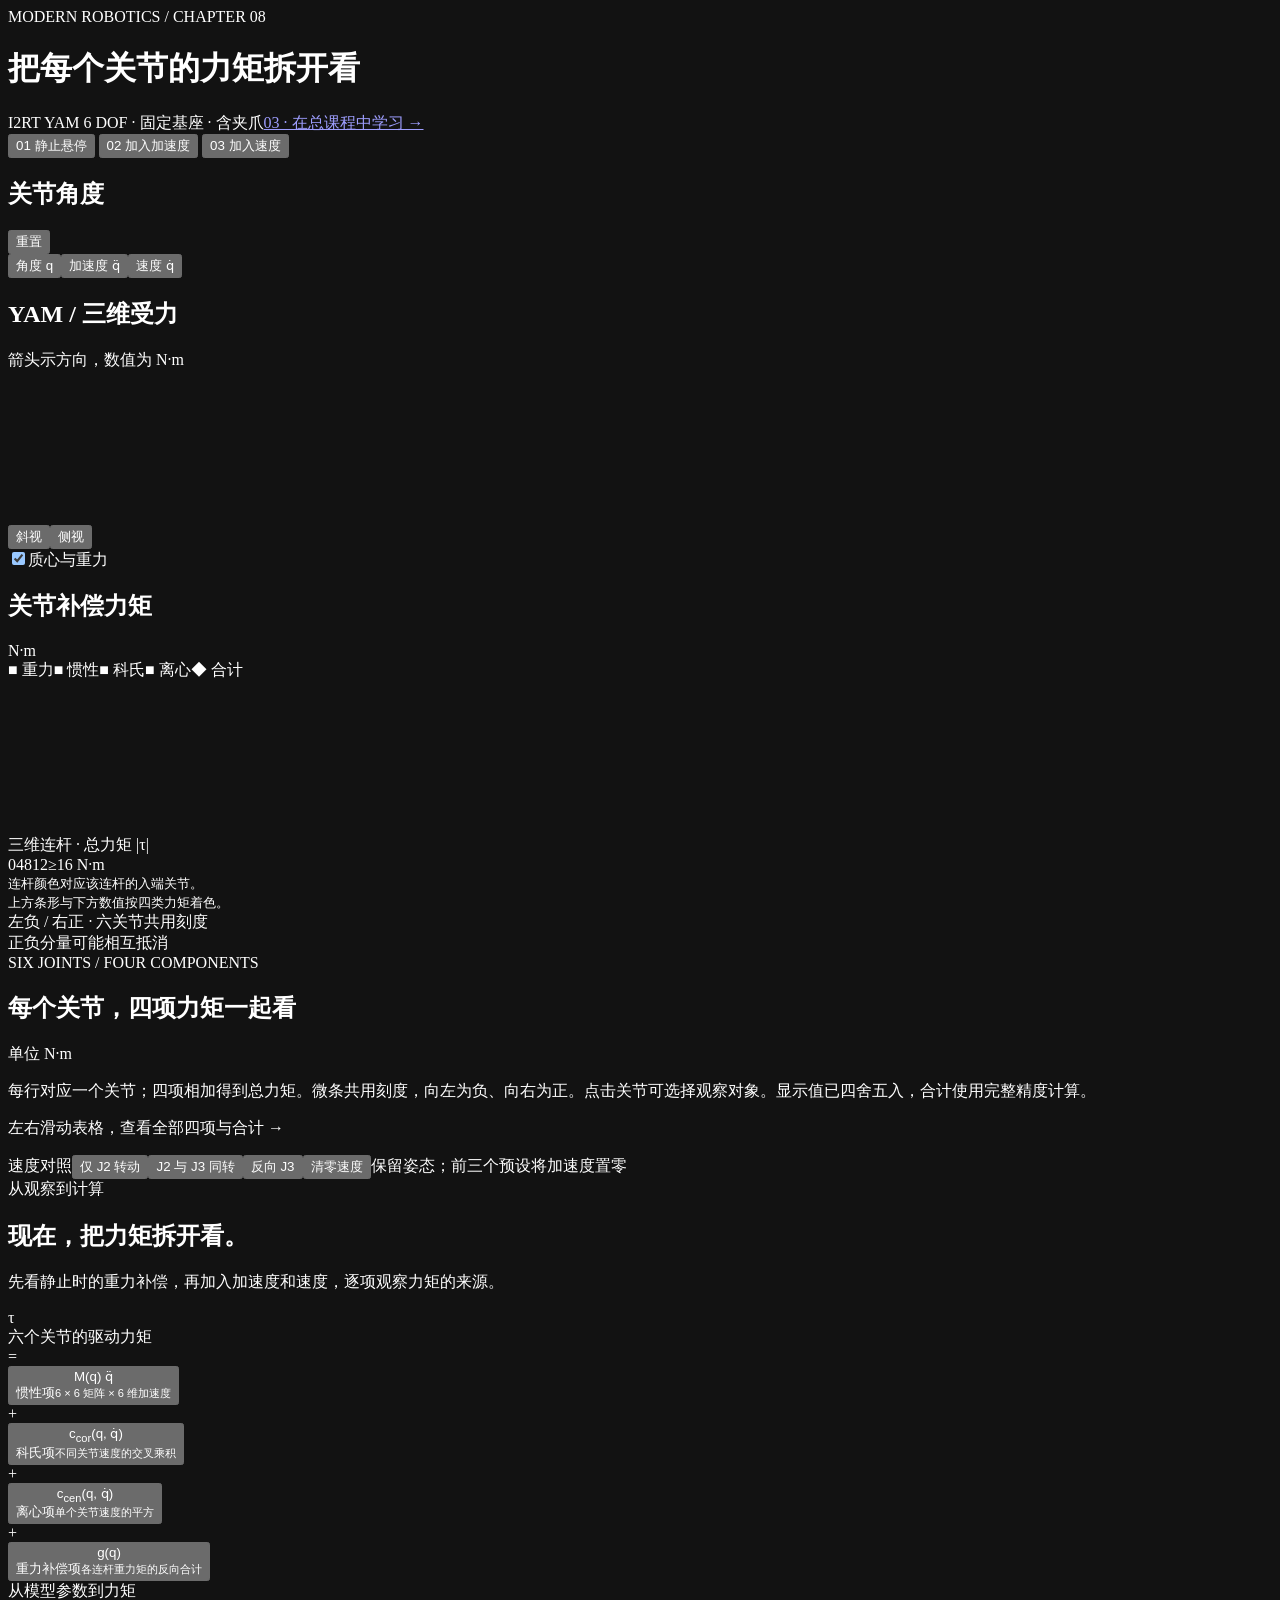
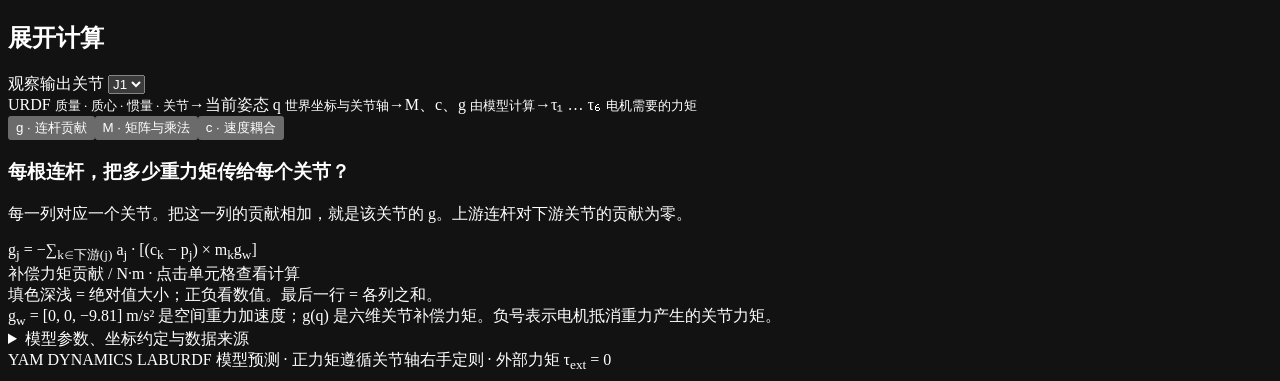
<file: src/workbench/lab.template.html>
<!doctype html>
<html lang="zh-CN">
<head>
  <meta charset="utf-8">
  <meta name="viewport" content="width=device-width, initial-scale=1">
  <meta name="color-scheme" content="dark">
  <title>YAM · 关节动力学实验台</title>
  <link rel="icon" href="../assets/icon.svg" type="image/svg+xml">
  <style>__LAB_CSS__</style><script>if(new URLSearchParams(location.search).has("intro"))document.documentElement.classList.add("intro");</script>
</head>
<body>
<main id="yam-lab">
  <header class="masthead">
    <div><div class="eyebrow">MODERN ROBOTICS / CHAPTER 08</div><h1>把每个关节的力矩拆开看</h1></div>
    <div class="model-label">I2RT YAM <span>6 DOF · 固定基座 · 含夹爪</span><a class="course-return" href="../index.html#dynamics" target="_top">03 · 在总课程中学习 →</a></div>
  </header>
  <div class="stage-line">
    <div class="stage-buttons" role="group" aria-label="实验阶段">
      <button type="button" data-mode="static" aria-pressed="true">01 <span>静止悬停</span></button>
      <button type="button" data-mode="acc" aria-pressed="false">02 <span>加入加速度</span></button>
      <button type="button" data-mode="motion" aria-pressed="false">03 <span>加入速度</span></button>
    </div>
    <div id="stage-note" class="muted"></div>
  </div>
  <div class="workspace">
    <section class="control-pane" aria-labelledby="input-title">
      <div class="pane-title"><h2 id="input-title">关节角度</h2><button type="button" class="text-button" id="reset-pose">重置</button></div>
      <div class="input-kind" role="group" aria-label="编辑的状态量"><button type="button" data-input="q" aria-pressed="true">角度 q</button><button type="button" data-input="a" aria-pressed="false">加速度 q̈</button><button type="button" data-input="v" aria-pressed="false">速度 q̇</button></div>
      <div id="joint-inputs"></div>
      <p class="micro" id="input-note"></p>
    </section>
    <section class="scene-pane" aria-labelledby="scene-title">
      <div class="pane-title"><h2 id="scene-title">YAM <span class="scene-subtitle">/ 三维受力</span></h2><span class="micro">箭头示方向，数值为 N·m</span></div>
      <canvas id="lab-canvas" role="img" aria-label="YAM 三维模型与六关节驱动力矩；拖动旋转视角"></canvas>
      <div class="scene-tools"><div><button type="button" class="quiet-button" id="view-iso">斜视</button><button type="button" class="quiet-button" id="view-side">侧视</button></div><label><input type="checkbox" id="show-com" checked>质心与重力</label></div>
    </section>
    <section class="torque-pane" aria-labelledby="torque-title">
      <div class="pane-title"><h2 id="torque-title">关节补偿力矩</h2><span class="micro">N·m</span></div>
      <div class="legend"><span class="gravity">■ 重力</span><span class="inertia">■ 惯性</span><span class="coriolis">■ 科氏</span><span class="centrifugal">■ 离心</span><span>◆ 合计</span></div>
      <svg id="torque-bars" role="img" aria-label="六个关节的重力、惯性、科氏、离心四项分量与总驱动力矩"></svg>
      <div class="torque-heat-key" aria-label="三维连杆总力矩绝对值色标：蓝色表示零，红色表示十六牛米或以上"><span>三维连杆 · 总力矩 |τ|</span><div class="torque-heat-ramp"></div><div class="torque-heat-ticks"><span>0</span><span>4</span><span>8</span><span>12</span><span>≥16 N·m</span></div><small>连杆颜色对应该连杆的入端关节。<br>上方条形与下方数值按四类力矩着色。</small></div>
      <div class="micro">左负 / 右正 · 六关节共用刻度<br><span class="advanced-note">正负分量可能相互抵消</span></div>
    </section>
  </div>
  <section class="component-overview" aria-labelledby="component-title">
    <div class="component-heading"><div><div class="eyebrow">SIX JOINTS / FOUR COMPONENTS</div><h2 id="component-title">每个关节，四项力矩一起看</h2></div><span class="micro">单位 N·m</span></div>
    <p class="component-caption" id="component-caption">每行对应一个关节；四项相加得到总力矩。微条共用刻度，向左为负、向右为正。点击关节可选择观察对象。显示值已四舍五入，合计使用完整精度计算。</p>
    <p class="component-scroll-hint">左右滑动表格，查看全部四项与合计 →</p>
    <div id="torque-components" class="table-scroll" role="region" tabindex="0" aria-label="六关节重力、惯性、科氏、离心与合计力矩数值表" aria-describedby="component-caption"></div>
    <div id="component-state-note" class="component-state-note"></div>
    <div class="velocity-presets" role="group" aria-label="速度对照实验"><span class="micro">速度对照</span><button type="button" class="quiet-button" data-velocity-preset="single">仅 J2 转动</button><button type="button" class="quiet-button" data-velocity-preset="pair">J2 与 J3 同转</button><button type="button" class="quiet-button" data-velocity-preset="reverse">反向 J3</button><button type="button" class="text-button" id="zero-velocity">清零速度</button><span class="micro preset-note">保留姿态；前三个预设将加速度置零</span></div>
  </section>
  <div class="after-workspace"><div class="eyebrow">从观察到计算</div><h2>现在，把力矩拆开看。</h2><p>先看静止时的重力补偿，再加入加速度和速度，逐项观察力矩的来源。</p></div>
  <section class="equation" aria-label="动力学公式；点击分量展开计算">
    <div class="equation-result"><div class="formula">τ</div><span>六个关节的驱动力矩</span></div>
    <div class="operator">=</div>
    <button class="equation-term inertia" type="button" data-panel="mass" aria-pressed="false"><div class="formula">M(q) q̈</div><span>惯性项</span><small>6 × 6 矩阵 × 6 维加速度</small><b id="mass-status"></b></button>
    <div class="operator">+</div>
    <button class="equation-term coriolis" type="button" data-panel="velocity" aria-pressed="false"><div class="formula">c<sub>cor</sub>(q, q̇)</div><span>科氏项</span><small>不同关节速度的交叉乘积</small><b id="coriolis-status"></b></button>
    <div class="operator">+</div>
    <button class="equation-term centrifugal" type="button" data-panel="velocity" aria-pressed="false"><div class="formula">c<sub>cen</sub>(q, q̇)</div><span>离心项</span><small>单个关节速度的平方</small><b id="centrifugal-status"></b></button>
    <div class="operator">+</div>
    <button class="equation-term gravity" type="button" data-panel="gravity" aria-pressed="true"><div class="formula">g(q)</div><span>重力补偿项</span><small>各连杆重力矩的反向合计</small><b id="gravity-status"></b></button>
  </section>
  <section class="calculation" aria-labelledby="calculation-title">
    <div class="calculation-header"><div><div class="eyebrow">从模型参数到力矩</div><h2 id="calculation-title">展开计算</h2></div><label class="joint-select">观察输出关节 <select id="output-joint"><option value="0">J1</option><option value="1">J2</option><option value="2">J3</option><option value="3">J4</option><option value="4">J5</option><option value="5">J6</option></select></label></div>
    <div class="pipeline" aria-label="数据计算流程"><span>URDF <small>质量 · 质心 · 惯量 · 关节</small></span><b>→</b><span>当前姿态 q <small>世界坐标与关节轴</small></span><b>→</b><span>M、c、g <small>由模型计算</small></span><b>→</b><span>τ₁ … τ₆ <small>电机需要的力矩</small></span></div>
    <div class="detail-tabs" role="tablist" aria-label="展开计算项"><button id="tab-gravity" type="button" role="tab" data-detail="gravity" aria-controls="panel-gravity" aria-selected="true">g · 连杆贡献</button><button id="tab-mass" type="button" role="tab" data-detail="mass" aria-controls="panel-mass" aria-selected="false">M · 矩阵与乘法</button><button id="tab-velocity" type="button" role="tab" data-detail="velocity" aria-controls="panel-velocity" aria-selected="false">c · 速度耦合</button></div>
    <div id="panel-gravity" role="tabpanel" aria-labelledby="tab-gravity">
      <div class="panel-intro"><div><h3>每根连杆，把多少重力矩传给每个关节？</h3><p>每一列对应一个关节。把这一列的贡献相加，就是该关节的 g。上游连杆对下游关节的贡献为零。</p></div><div class="math-callout gravity">g<sub>j</sub> = −∑<sub>k∈下游(j)</sub> a<sub>j</sub> · [(c<sub>k</sub> − p<sub>j</sub>) × m<sub>k</sub>g<sub>w</sub>]</div></div>
      <div class="gravity-grid"><div><div class="table-caption">补偿力矩贡献 / N·m · 点击单元格查看计算</div><div class="matrix-wrap" id="gravity-matrix"></div><div class="matrix-key">填色深浅 = 绝对值大小；正负看数值。最后一行 = 各列之和。</div></div><div class="numeric-derivation" id="gravity-derivation" aria-live="polite"></div></div>
      <div class="concept-note">g<sub>w</sub> = [0, 0, −9.81] m/s² 是空间重力加速度；g(q) 是六维关节补偿力矩。负号表示电机抵消重力产生的关节力矩。</div>
    </div>
    <div id="panel-mass" role="tabpanel" aria-labelledby="tab-mass" hidden>
      <div class="panel-intro"><div><h3>质量矩阵 M(q)：把六个加速度变成六个惯性力矩</h3><p>第 i 行对应输出关节 i，第 j 列对应加速度 q̈<sub>j</sub>。非对角元素描述关节间的惯性耦合。</p></div><div class="math-callout inertia">τ<sub>惯性,i</sub> = ∑<sub>j=1…6</sub> M<sub>ij</sub>(q) q̈<sub>j</sub></div></div>
      <div id="mass-state-note" class="concept-note"></div>
      <div class="matrix-product"><div class="matrix-block"><div class="table-caption">M(q) / kg·m² · 点击元素</div><div class="matrix-wrap" id="mass-matrix"></div><div class="matrix-key">着色行：观察的输出关节；着色列：选中的加速度来源。</div></div><div class="matrix-symbol">×</div><div><div class="table-caption">q̈ / rad·s⁻²</div><div id="acc-vector" class="vector"></div></div><div class="matrix-symbol">=</div><div><div class="table-caption">Mq̈ / N·m</div><div id="inertia-vector" class="vector"></div></div></div>
      <div class="row-expansion"><h3 id="row-title"></h3><div id="row-products" class="product-terms"></div></div>
      <details id="mass-origin" open><summary>选中的 M 元素从哪里来？</summary><div class="origin-layout"><div><div id="mass-cell-title" class="selected-math"></div><div class="formula-readable">M<sub>ij</sub> = ∑<sub>k</sub> [m<sub>k</sub> J<sub>v,k,i</sub> · J<sub>v,k,j</sub> + J<sub>ω,k,i</sub><sup>T</sup> I<sub>k</sub><sup>world</sup> J<sub>ω,k,j</sub>]</div><p>前一项来自质心的平移，后一项来自连杆绕质心的转动。每根连杆的质量与惯量保持不变；姿态改变了它们到各个关节的运动映射。</p><p class="micro">J<sub>v,k,j</sub> = a<sub>j</sub> × (c<sub>k</sub> − p<sub>j</sub>)，J<sub>ω,k,j</sub> = a<sub>j</sub>；不属于该连杆上游的关节列为 0。这里的惯量已旋转到世界坐标系。</p></div><div class="table-scroll"><table class="contribution-table"><thead><tr><th>连杆</th><th>平移部分</th><th>转动部分</th><th>合计</th></tr></thead><tbody id="mass-origin-rows"></tbody><tfoot id="mass-origin-total"></tfoot></table></div></div></details>
    </div>
    <div id="panel-velocity" role="tabpanel" aria-labelledby="tab-velocity" hidden>
      <div class="panel-intro"><div><h3>有速度时，把科氏项与离心项分开看</h3><p>c = c<sub>cor</sub> + c<sub>cen</sub> = Cq̇。两项都依赖当前姿态；全部速度为零时，两项都为零。这里按关节坐标中的速度乘积拆分。</p></div><div class="math-callout velocity">c<sub>i</sub> = ∑<sub>j,k</sub> Γ<sub>ijk</sub>(q) q̇<sub>j</sub>q̇<sub>k</sub></div></div>
      <div class="velocity-split">
        <div class="velocity-definition coriolis"><h3>科氏 · 两个速度的交叉项</h3><div class="formula-readable">c<sub>cor,i</sub> = ∑<sub>j&lt;k</sub> 2Γ<sub>ijk</sub>(q) q̇<sub>j</sub>q̇<sub>k</sub></div><p>需要至少两个关节同时转动。固定姿态，只反转其中一个速度，相应的交叉项就会反号。</p></div>
        <div class="velocity-definition centrifugal"><h3>离心 · 一个速度的平方项</h3><div class="formula-readable">c<sub>cen,i</sub> = ∑<sub>j</sub> Γ<sub>ijj</sub>(q) q̇<sub>j</sub><sup>2</sup></div><p>一个关节转动也可能产生。固定姿态，反转该关节速度不改变这个平方项的符号。</p></div>
      </div>
      <div class="concept-note">这里显示的是电机所需的驱动力矩，符号遵循关节轴右手定则，不是旋转参考系中的虚拟力。固定 q，把所有速度同时乘 2，两项都乘 4。直接拆分速度多项式，避免把不唯一的 C 矩阵当成唯一物理量。</div>
      <div class="velocity-layout"><div><div class="table-caption">当前速度与两项驱动力矩 / N·m</div><div class="table-scroll"><table class="contribution-table velocity-table"><thead><tr><th>关节</th><th>速度 / rad·s⁻¹</th><th class="coriolis">科氏</th><th class="centrifugal">离心</th><th>合计 c</th><th>2q̇ 时的 c</th></tr></thead><tbody id="velocity-rows"></tbody></table></div></div><div><h3 id="velocity-link-title"></h3><div class="legend velocity-link-legend"><span class="coriolis">■ 科氏</span><span class="centrifugal">■ 离心</span></div><svg id="velocity-links" role="img" aria-label="所选关节的各连杆科氏与离心驱动力矩贡献"></svg></div></div>
      <details id="velocity-source-details" class="velocity-source-details"><summary>继续展开：哪些关节速度产生了这些力矩？</summary><h3 id="velocity-source-title"></h3><p class="micro">平方来源进入离心栏，两个不同关节的交叉来源进入科氏栏；当前速度乘积为零的来源也保留。Γ 由质量矩阵随姿态的变化得到：</p><div class="formula-readable christoffel-formula">Γ<sub>ijk</sub> = ½ (<span>∂M<sub>ij</sub>/∂q<sub>k</sub></span> + <span>∂M<sub>ik</sub>/∂q<sub>j</sub></span> − <span>∂M<sub>jk</sub>/∂q<sub>i</sub></span>)</div><div class="table-scroll"><table class="contribution-table velocity-source-table"><thead><tr><th>来源</th><th>速度乘积 / rad²·s⁻²</th><th class="coriolis">科氏 / N·m</th><th class="centrifugal">离心 / N·m</th></tr></thead><tbody id="velocity-source-rows"></tbody></table></div></details>
    </div>
    <div class="joint-total" id="joint-total" aria-live="polite"></div>
  </section>
  <details class="source-details"><summary>模型参数、坐标约定与数据来源</summary><div class="source-grid"><div><p>官方 I2RT YAM v1 URDF，版本 <code>120c3c8</code>。六个旋转关节；两指锁定于 0；固定基座；包含原夹爪质量；无额外负载、外力、摩擦或柔性。</p><p>这里是瞬时逆动力学计算：拖动输入在比较不同状态，不把速度积分成轨迹。静止模式和加速度模式把不参与的状态量明确置零。</p><p><a href="https://github.com/i2rt-robotics/i2rt/blob/120c3c81400171174604e503943f8d1ebc891058/i2rt/robot_models/arm/yam/v1/yam.urdf" target="_blank" rel="noreferrer">查看原始 URDF ↗</a> · CAD 外观网格已简化，动力学参数保留原精度。</p><p><a href="https://modernrobotics.northwestern.edu/nu-gm-book-resource/8-1-lagrangian-formulation-of-dynamics-part-2-of-2/" target="_blank" rel="noreferrer">Modern Robotics 8.1 · 拉格朗日动力学（下）↗</a>：速度平方项与不同关节速度交叉项分别对应向心与科氏效应。教材使用 centripetal（向心）；本实验台的「离心」栏显示平方项对应的电机驱动力矩贡献。</p></div><div class="table-scroll"><table class="contribution-table"><thead><tr><th>连杆</th><th>质量 / kg</th><th>URDF 局部质心 xyz / m</th></tr></thead><tbody id="urdf-rows"></tbody></table></div></div></details>
  <footer><span>YAM DYNAMICS LAB</span><span>URDF 模型预测 · 正力矩遵循关节轴右手定则 · 外部力矩 τ<sub>ext</sub> = 0</span></footer>
</main>
<script>__DYNAMICS_ENGINE__
const LAB_MODEL = __MODEL_JSON__;
__LAB_MATH__
__TORQUE_HEAT__
__LAB_SCENE__
__LAB_APP__</script>
</body>
</html>
</file>
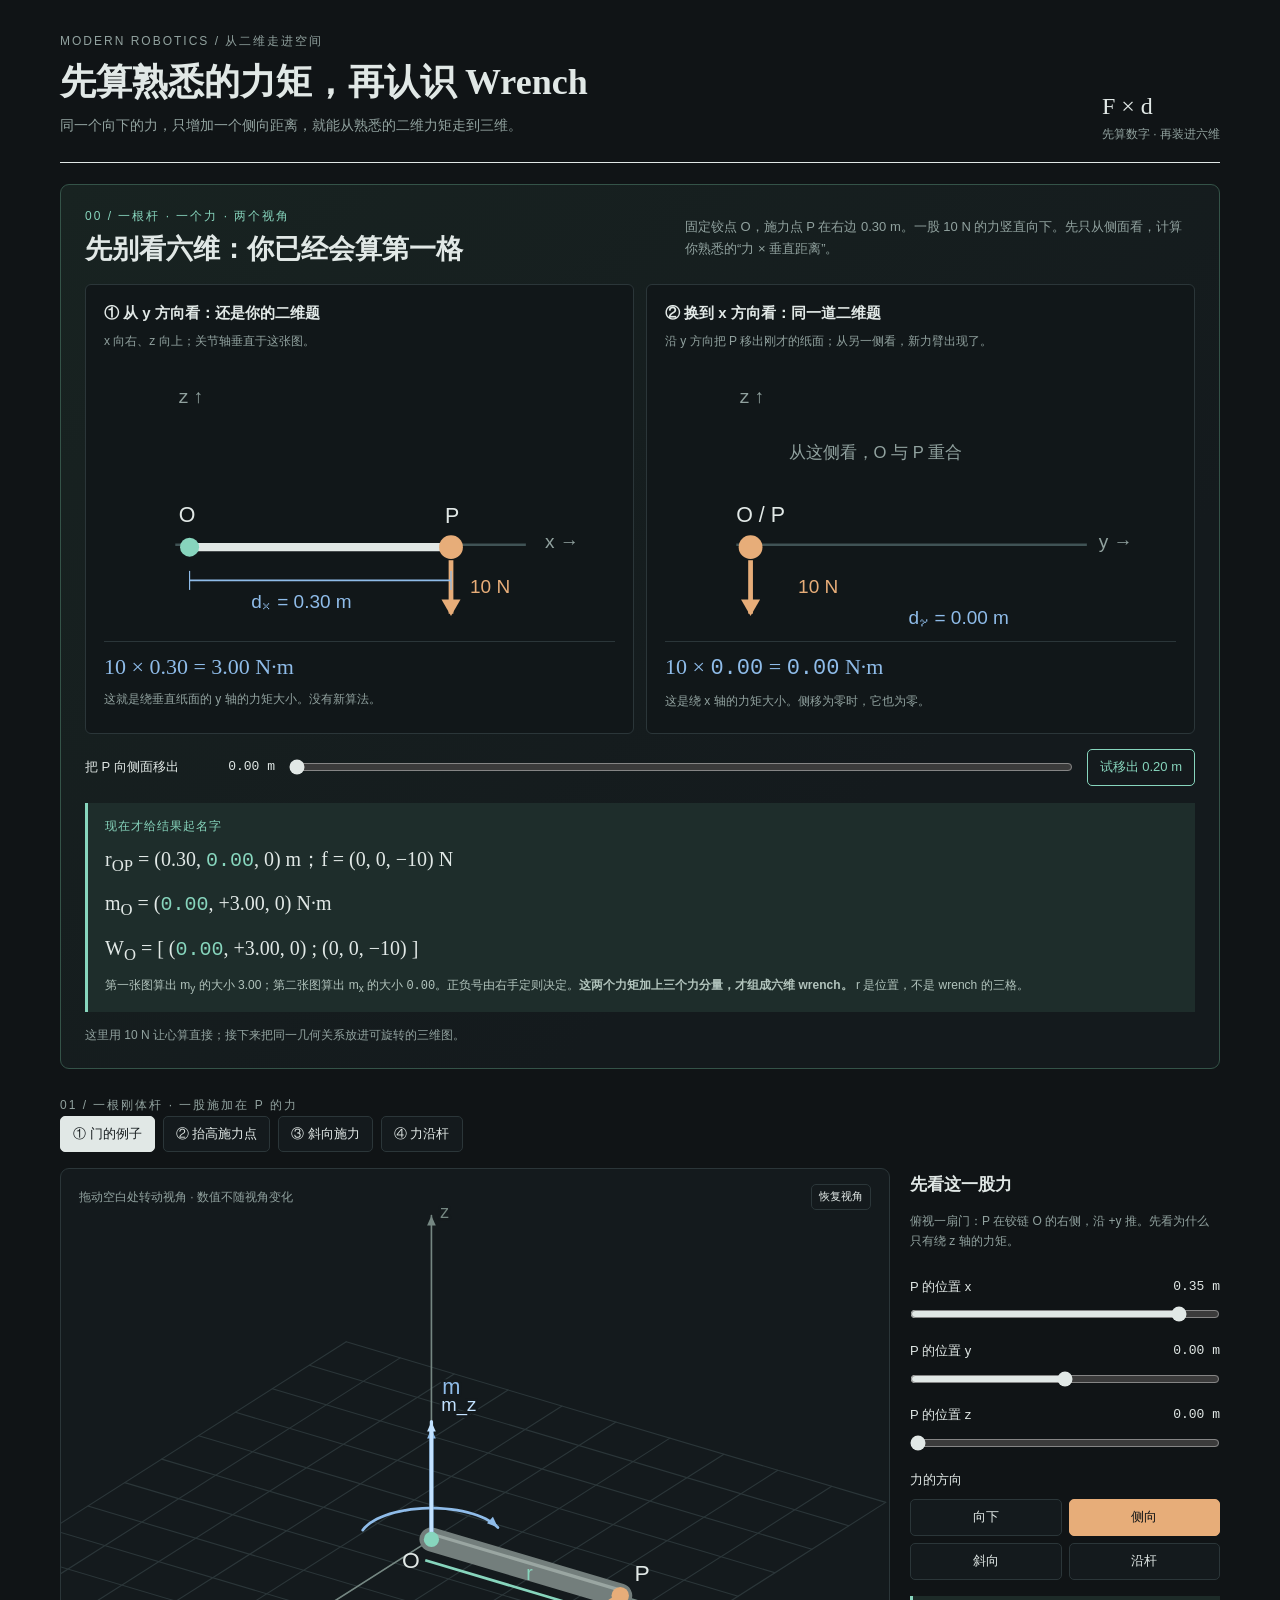
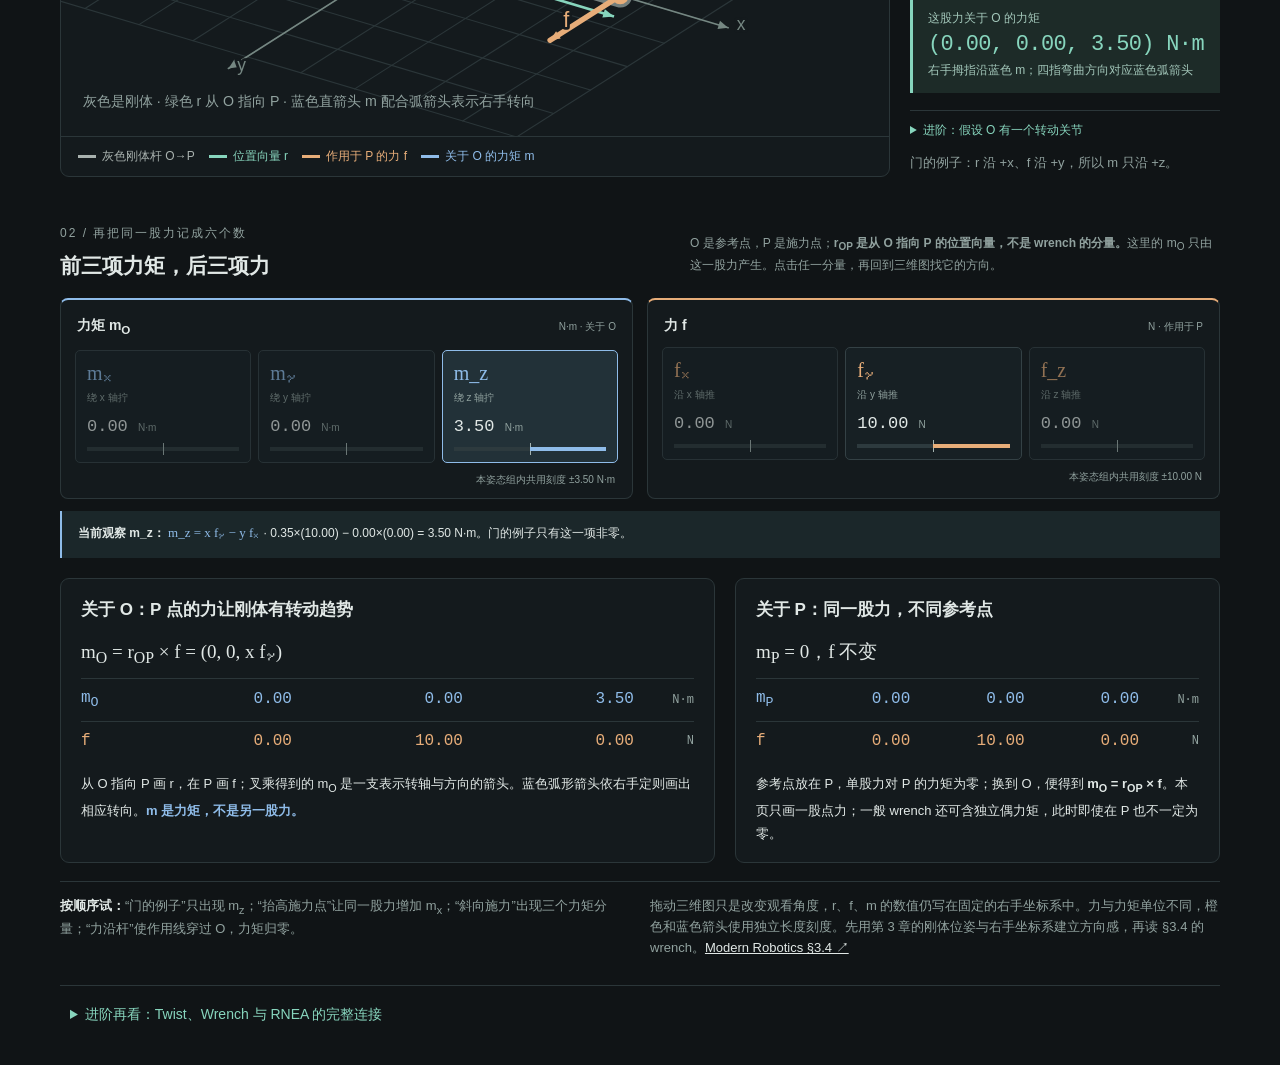
<file: src/wrench/wrench.html>
<!doctype html>
<html lang="zh-CN">
<meta charset="utf-8"><meta name="viewport" content="width=device-width,initial-scale=1">
<title>从一根刚体杆看懂 Wrench · 空间力入门</title>
<link rel="icon" href="../assets/icon.svg" type="image/svg+xml">
<style>
:root{color-scheme:dark;--bg:#101416;--paper:#141a1d;--ink:#e1e8e6;--muted:#91a29f;--line:#2b3639;--force:#e7ad79;--moment:#8fbce9;--joint:#87d5bd}
*{box-sizing:border-box}body{margin:0;background:var(--bg);color:var(--ink);font-family:'PingFang SC','Microsoft YaHei',sans-serif;line-height:1.6}main{max-width:1220px;margin:0 auto;padding:32px 30px 24px}header{border-bottom:1px solid var(--ink);padding-bottom:19px;margin-bottom:21px;display:flex;justify-content:space-between;align-items:end;gap:20px}.eyebrow{font-size:12px;letter-spacing:2px;color:var(--muted)}h1{font-family:'Songti SC','Noto Serif CJK SC',serif;font-size:36px;line-height:1.2;margin:10px 0}h2{font-size:17px;margin:0 0 12px}p{margin:6px 0}.subtitle{font-size:14px;color:var(--muted)}.stamp{font-family:Georgia,serif;font-size:24px;white-space:nowrap}.stamp span{color:var(--muted);font:12px 'PingFang SC',sans-serif;display:block;text-align:right}.experiments{display:flex;gap:8px;flex-wrap:wrap;margin-bottom:16px}button{font:inherit;border:1px solid var(--line);border-radius:5px;background:var(--paper);color:var(--ink);padding:7px 12px;cursor:pointer;font-size:13px}button:hover{border-color:var(--ink)}button:focus-visible,input:focus-visible{outline:3px solid #b27725;outline-offset:3px}button.active{color:var(--paper);background:var(--ink);border-color:var(--ink)}.workspace{display:grid;grid-template-columns:minmax(0,1fr) 310px;gap:20px}.scene{background:var(--paper);border:1px solid var(--line);border-radius:9px;overflow:hidden;position:relative}.scene-top{position:absolute;top:15px;left:18px;right:18px;display:flex;justify-content:space-between;align-items:center;gap:8px;font-size:12px;color:var(--muted)}svg{display:block;width:100%;height:auto;touch-action:none;cursor:grab;min-width:0}svg:active{cursor:grabbing}.legend{display:flex;flex-wrap:wrap;gap:14px;padding:10px 17px;border-top:1px solid var(--line);font-size:12px}.key:before{content:'';display:inline-block;width:18px;height:3px;margin-right:6px;vertical-align:middle;background:currentColor}.force{color:var(--force)}.moment{color:var(--moment)}.joint{color:var(--joint)}.small{font-size:12px;color:var(--muted)}aside{padding:3px 0;min-width:0}.control{margin:11px 0}label{display:flex;justify-content:space-between;align-items:center;font-size:13px}output,.number{font-family:'SFMono-Regular',Consolas,monospace;font-variant-numeric:tabular-nums}input[type=range]{width:100%;accent-color:var(--ink);cursor:pointer;margin:9px 0 0}.axis-buttons{display:flex;gap:7px;margin:9px 0}.axis-buttons button{flex:1}.torque{background:#1d2b28;border-left:3px solid var(--joint);padding:13px 15px;margin-top:16px}.torque strong{display:block;font-family:Georgia,serif;font-size:30px;line-height:1.4;color:var(--joint)}.torque .small{color:#a2c6b9}.results{display:grid;grid-template-columns:1.35fr 1fr;gap:20px;margin-top:20px}.result{background:var(--paper);border:1px solid var(--line);border-radius:9px;padding:17px 20px;min-width:0}.formula{font:19px Georgia,'Songti SC',serif;line-height:1.7;margin:7px 0}.matrix-row{display:grid;grid-template-columns:40px repeat(3,minmax(0,1fr)) 53px;gap:7px;align-items:center;font-family:'SFMono-Regular',Consolas,monospace;font-size:16px;padding:7px 0;border-top:1px solid var(--line)}.matrix-row span:not(:first-child){text-align:right}.matrix-row .unit{font-size:12px;color:var(--muted)}.reason{font-size:13px;padding-top:11px;line-height:1.8}.highlight{color:var(--moment);font-weight:600}.reading{margin-top:18px;padding:14px 0 0;border-top:1px solid var(--line);font-size:13px;color:var(--muted);display:grid;grid-template-columns:1fr 1fr;gap:20px}.reading strong{color:var(--ink)}a{color:var(--ink)}.camera{font-size:11px;padding:3px 7px}.hint{min-height:44px;font-size:13px;margin:12px 0 0;color:var(--muted)}@media(max-width:850px){main{padding:20px 16px}.workspace{grid-template-columns:minmax(0,1fr) 250px;gap:14px}.results{gap:14px}.matrix-row{font-size:13px;gap:4px}}@media(max-width:650px){header{align-items:start}.stamp{display:none}h1{font-size:28px}.workspace,.results,.reading{grid-template-columns:1fr}aside{padding:10px 4px}.scene-top{top:10px}.experiments button{font-size:12px}.results{margin-top:12px}svg{min-height:250px}.matrix-row{font-size:15px}.reading{gap:10px}}
</style>
<style>
[hidden]{display:none!important}
.scene{align-self:start}.section-heading{display:flex;justify-content:space-between;gap:25px;align-items:end;margin-bottom:16px}.section-heading h2{font-size:21px;margin:6px 0 0}.section-heading p{max-width:530px;color:var(--muted);font-size:12px;line-height:1.75}
.components{margin-top:24px}.component-groups{display:grid;grid-template-columns:1fr 1fr;gap:14px}.component-group{background:var(--paper);border:1px solid var(--line);border-radius:8px;padding:14px 14px 10px;min-width:0}.moment-group{border-top:2px solid var(--moment)}.force-group{border-top:2px solid var(--force)}.group-heading{display:flex;justify-content:space-between;gap:8px;align-items:baseline;padding:0 2px 10px}.group-heading strong{font-size:14px}.group-heading span,.group-scale{font-size:10px;color:var(--muted)}.component-grid{display:grid;grid-template-columns:repeat(3,minmax(0,1fr));gap:7px}.component-card{display:block;text-align:left;min-width:0;padding:10px 11px 11px;border:1px solid #344145;background:#172024;color:var(--moment);border-radius:5px;transition:background .15s,border-color .15s}.force-group .component-card{color:var(--force)}.component-card[aria-pressed=true]{border-color:currentColor;background:#223138}.force-group .component-card[aria-pressed=true]{background:#30291f}.component-card.zero:not([aria-pressed=true]){opacity:.6}.component-card .symbol{font:20px/1.25 Georgia,serif}.component-card .meaning{display:block;margin:3px 0 9px;font-size:10px;color:var(--muted);white-space:nowrap}.component-card output{display:block;color:var(--ink);font:17px/1.4 'SFMono-Regular',Consolas,monospace;white-space:nowrap}.component-card output small{font:10px 'PingFang SC',sans-serif;color:var(--muted)}.component-track{height:4px;background:#2d3a3e;position:relative;display:block;margin-top:9px}.component-track:before{content:'';position:absolute;left:50%;top:-4px;height:12px;border-left:1px solid #a4b3b0}.component-fill{position:absolute;top:0;height:4px;background:currentColor}.component-fill.positive{left:50%}.component-fill.negative{right:50%}.group-scale{margin:9px 3px 0;text-align:right}.component-explain{margin-top:12px;background:#1b272a;border-left:2px solid var(--moment);padding:12px 16px;font-size:12px;line-height:1.75;min-height:47px}.component-explain.force-focus{border-left-color:var(--force)}.component-explain strong{color:var(--ink)}.component-explain code{color:var(--moment);font:13px Georgia,serif}.component-explain.force-focus code{color:var(--force)}
.mr-bridge{border-top:1px solid var(--line);margin-top:26px;padding-top:23px}.bridge-steps{display:grid;grid-template-columns:repeat(3,minmax(0,1fr));gap:12px}.bridge-step{background:var(--paper);border:1px solid var(--line);border-radius:6px;padding:15px 17px;min-width:0}.bridge-step>span{font-size:11px;color:var(--joint)}.bridge-formula{font:18px/1.65 Georgia,'Songti SC',serif;margin:11px 0;overflow-wrap:anywhere}.bridge-step p,.mr-detail p{font-size:12px;color:var(--muted);line-height:1.8}.mr-detail{border:1px solid var(--line);border-radius:6px;margin-top:13px;background:#172024}.mr-detail summary{cursor:pointer;padding:14px 18px;font-size:13px;color:var(--ink)}.mr-detail-body{padding:0 18px 17px;border-top:1px solid var(--line)}.mr-detail-body .bridge-formula{font-size:17px;border-left:2px solid var(--joint);padding-left:14px}.mr-detail a{color:var(--joint)}
.dual-section{border-top:1px solid var(--line);margin-top:28px;padding-top:23px}.dual-intro{color:var(--muted);font-size:13px;line-height:1.8;max-width:860px;margin:0 0 18px}.dual-intro strong{color:var(--ink)}.dual-layout{display:grid;grid-template-columns:minmax(0,.9fr) minmax(0,1.1fr);gap:16px}.dual-motion,.dual-math{background:var(--paper);border:1px solid var(--line);border-radius:7px;padding:17px 19px;min-width:0}.dual-motion svg{width:100%;height:auto;min-height:0;cursor:default;touch-action:auto}.dual-motion h3,.dual-math h3{font-size:15px;margin:0 0 6px}.dual-math .bridge-formula{margin:6px 0 11px}.dual-mode{display:flex;gap:7px;flex-wrap:wrap;margin:8px 0 12px}.dual-mode button[aria-pressed=true]{background:var(--joint);color:var(--bg);border-color:var(--joint)}.dual-control{margin:9px 0 5px}.dual-control label{font-size:12px}.dual-quantity{display:grid;grid-template-columns:1fr 1fr;gap:10px;border-top:1px solid var(--line);padding:11px 0;font-size:12px}.dual-quantity span{color:var(--muted)}.dual-quantity b{font:14px/1.5 'SFMono-Regular',Consolas,monospace;text-align:right}.dual-quantity.moment b{color:var(--moment)}.dual-quantity.force b{color:var(--force)}.dual-power{border-top:1px solid var(--line);padding-top:13px}.dual-power output{display:block;font:26px/1.35 Georgia,serif;color:var(--joint);margin:4px 0}.dual-power small,.dual-caption{font-size:12px;color:var(--muted);line-height:1.75}.dual-caption{margin:12px 0 0}.dual-sample{margin-top:12px;color:var(--joint);border-color:var(--joint)}.dual-advanced{border-top:1px solid var(--line);margin:15px 0 0;padding:12px 0 0}.dual-advanced summary{font-size:12px}.dual-advanced p{font-size:12px;color:var(--muted);line-height:1.8}
.dual-takeaway{background:#1c2b29;border-left:3px solid var(--joint);padding:13px 18px;margin:16px 0 0}.dual-takeaway .bridge-formula{color:var(--joint);margin:0 0 6px;font-size:18px}.dual-takeaway p{color:#b0c4bd;font-size:12px;line-height:1.8;margin:0}
.dual-control label{gap:5px 10px}.dual-control label span{min-width:0;flex:1}.dual-control label output{flex:none}
.entry-bridge{background:linear-gradient(140deg,#182321,#141a1d 70%);border:1px solid #345348;border-radius:9px;padding:22px 24px;margin:0 0 27px}.entry-heading{display:flex;justify-content:space-between;align-items:end;gap:24px;margin-bottom:17px}.entry-heading .eyebrow{color:var(--joint)}.entry-heading h2{font-family:'Songti SC','Noto Serif CJK SC',serif;font-size:27px;line-height:1.3;margin:6px 0 0}.entry-heading p{max-width:510px;color:var(--muted);font-size:13px;line-height:1.75}.entry-panels{display:grid;grid-template-columns:1fr 1fr;gap:12px}.entry-panel{background:#111719;border:1px solid var(--line);border-radius:6px;padding:16px 18px;min-width:0}.entry-panel h3{font-size:15px;margin:0 0 5px}.entry-panel .entry-note{font-size:12px;color:var(--muted);line-height:1.7}.entry-panel svg{width:100%;height:auto;min-height:0;cursor:default;touch-action:auto}.entry-result{border-top:1px solid var(--line);padding-top:10px;margin-top:4px;font:22px/1.4 Georgia,'Songti SC',serif;color:var(--moment)}.entry-result output{color:var(--moment)}.entry-control{display:flex;align-items:center;gap:14px;margin:15px 0 0}.entry-control label{min-width:190px;gap:10px;color:var(--ink)}.entry-control input{flex:1;min-width:0;margin:0}.entry-control button{border-color:var(--joint);color:var(--joint);white-space:nowrap}.entry-pack{margin-top:17px;padding:14px 17px;background:#1e2d2b;border-left:3px solid var(--joint)}.entry-pack .eyebrow{letter-spacing:1px;color:var(--joint)}.entry-pack .entry-vector{font:20px/1.7 Georgia,'Songti SC',serif;margin:6px 0;overflow-wrap:anywhere}.entry-pack .entry-vector output{color:var(--joint)}.entry-pack p{color:#b2c4bd;font-size:12px;line-height:1.75;margin:0}.entry-next{margin:13px 0 0;color:var(--muted);font-size:12px;line-height:1.8}
.advanced-fold{border-top:1px solid var(--line);margin-top:26px}.advanced-fold>summary{cursor:pointer;padding:17px 10px;color:var(--joint);font-size:14px}.advanced-fold>summary:hover{background:#1a2524}.advanced-fold .dual-section{border-top:0;margin-top:0;padding-top:9px}
.legend .rod{color:#a8b1ae}.force-directions{display:grid;grid-template-columns:repeat(2,minmax(0,1fr));gap:7px;margin:9px 0 15px}.force-directions button[aria-pressed=true]{color:var(--bg);background:var(--force);border-color:var(--force)}#preset-story{min-height:55px;line-height:1.7}.torque #moment-vector{font:22px/1.5 'SFMono-Regular',Consolas,monospace;letter-spacing:-.03em}.joint-projection{border-top:1px solid var(--line);margin-top:17px;padding-top:10px}.joint-projection summary{cursor:pointer;color:var(--joint);font-size:12px}.joint-projection label{margin-top:12px}.joint-projection strong{color:var(--joint)}
@media(max-width:850px){.component-groups{grid-template-columns:1fr}.bridge-steps{grid-template-columns:1fr}.section-heading{display:block}.section-heading p{margin-top:6px}.bridge-step{padding:12px 15px}}
@media(max-width:700px){.dual-layout,.entry-panels{grid-template-columns:1fr}.dual-motion,.dual-math{padding:14px}.dual-motion svg{max-height:240px}.entry-heading{display:block}.entry-heading p{margin-top:9px}.entry-control{display:grid;grid-template-columns:1fr auto;gap:10px}.entry-control label{grid-column:1/-1}.entry-control input{grid-column:1}.entry-control button{grid-column:2}.entry-bridge{padding:17px 15px}}
@media(max-width:420px){.component-group{padding:11px 9px 9px}.component-grid{gap:5px}.component-card{padding:9px 6px}.component-card .symbol{font-size:18px}.component-card .meaning{font-size:9px}.component-card output{font-size:13px}.component-card output small{font-size:8px}.bridge-formula{font-size:16px}.scene-top{font-size:10px}}
</style>
<main>
<header><div><div class="eyebrow">MODERN ROBOTICS / 从二维走进空间</div><h1>先算熟悉的力矩，再认识 Wrench</h1><p class="subtitle">同一个向下的力，只增加一个侧向距离，就能从熟悉的二维力矩走到三维。</p></div><div class="stamp">F × d<span>先算数字 · 再装进六维</span></div></header>
<section class="entry-bridge" aria-labelledby="entry-title"><div class="entry-heading"><div><div class="eyebrow">00 / 一根杆 · 一个力 · 两个视角</div><h2 id="entry-title">先别看六维：你已经会算第一格</h2></div><p>固定铰点 O，施力点 P 在右边 0.30 m。一股 10 N 的力竖直向下。先只从侧面看，计算你熟悉的“力 × 垂直距离”。</p></div><div class="entry-panels"><div class="entry-panel"><h3>① 从 y 方向看：还是你的二维题</h3><p class="entry-note">x 向右、z 向上；关节轴垂直于这张图。</p><svg viewBox="0 0 430 235" role="img" aria-label="二维侧视图：铰点 O 到施力点 P 水平距离 0.30 米，向下 10 牛顿产生 3 牛米力矩"><line x1="60" y1="158" x2="355" y2="158" stroke="#405355" stroke-width="2"/><line x1="72" y1="160" x2="292" y2="160" stroke="#e1e8e6" stroke-width="7" stroke-linecap="round"/><circle cx="72" cy="160" r="8" fill="#87d5bd"/><circle cx="292" cy="160" r="10" fill="#e7ad79"/><line x1="292" y1="171" x2="292" y2="216" stroke="#e7ad79" stroke-width="4"/><path d="M284 204 L292 218 L300 204" fill="#e7ad79"/><line x1="72" y1="188" x2="292" y2="188" stroke="#8fbce9" stroke-width="1.5"/><line x1="72" y1="180" x2="72" y2="196" stroke="#8fbce9"/><line x1="292" y1="180" x2="292" y2="196" stroke="#8fbce9"/><text x="63" y="139" fill="#e1e8e6" font-size="18">O</text><text x="287" y="140" fill="#e1e8e6" font-size="18">P</text><text x="124" y="211" fill="#8fbce9" font-size="16">dₓ = 0.30 m</text><text x="308" y="199" fill="#e7ad79" font-size="16">10 N</text><text x="371" y="161" fill="#91a29f" font-size="16">x →</text><text x="63" y="39" fill="#91a29f" font-size="16">z ↑</text></svg><div class="entry-result">10 × 0.30 = 3.00 N·m</div><p class="entry-note">这就是绕垂直纸面的 y 轴的力矩大小。没有新算法。</p></div><div class="entry-panel"><h3>② 换到 x 方向看：同一道二维题</h3><p class="entry-note">沿 y 方向把 P 移出刚才的纸面；从另一侧看，新力臂出现了。</p><svg id="entry-side-scene" viewBox="0 0 430 235" role="img" aria-label="另一侧视图：沿 y 方向移动重物，观察绕 x 轴的力矩"></svg><div class="entry-result">10 × <output id="entry-y-distance">0.00</output> = <output id="entry-x-moment">0.00</output> N·m</div><p class="entry-note">这是绕 x 轴的力矩大小。侧移为零时，它也为零。</p></div></div><div class="entry-control"><label for="entry-y">把 P 向侧面移出 <output id="entry-y-label">0.00 m</output></label><input id="entry-y" type="range" min="0" max="0.30" step="0.01" value="0"><button type="button" id="entry-y-example">试移出 0.20 m</button></div><div class="entry-pack"><div class="eyebrow">现在才给结果起名字</div><div class="entry-vector">r<sub>OP</sub> = (0.30, <output id="entry-r-y">0.00</output>, 0) m；f = (0, 0, −10) N</div><div class="entry-vector">m<sub>O</sub> = (<output id="entry-nx">0.00</output>, +3.00, 0) N·m</div><div class="entry-vector">W<sub>O</sub> = [ (<output id="entry-w-nx">0.00</output>, +3.00, 0) ; (0, 0, −10) ]</div><p>第一张图算出 m<sub>y</sub> 的大小 3.00；第二张图算出 m<sub>x</sub> 的大小 <output id="entry-nx-abs">0.00</output>。正负号由右手定则决定。<strong>这两个力矩加上三个力分量，才组成六维 wrench。</strong> r 是位置，不是 wrench 的三格。</p></div><p class="entry-next">这里用 10 N 让心算直接；接下来把同一几何关系放进可旋转的三维图。</p></section>
<div class="eyebrow" id="spatial-lab">01 / 一根刚体杆 · 一股施加在 P 的力</div>
<nav class="experiments" aria-label="选择刚体受力实验"><button data-preset="door" class="active">① 门的例子</button><button data-preset="raised">② 抬高施力点</button><button data-preset="oblique">③ 斜向施力</button><button data-preset="along">④ 力沿杆</button></nav>
<div class="workspace"><section class="scene" aria-label="可旋转的刚体受力图"><div class="scene-top"><span>拖动空白处转动视角 · 数值不随视角变化</span><button class="camera" id="view-reset">恢复视角</button></div><svg id="scene" viewBox="0 0 760 520" role="img" aria-label="灰色刚体杆、参考点 O、施力点 P、位置向量 r、力 f 与关于 O 的力矩 m"></svg><div class="legend"><span class="key rod">灰色刚体杆 O→P</span><span class="key joint">位置向量 r</span><span class="key force">作用于 P 的力 f</span><span class="key moment">关于 O 的力矩 m</span></div></section>
<aside><h2>先看这一股力</h2><p class="small" id="preset-story"></p>
<div class="control"><label for="x">P 的位置 x <output id="x-out"></output></label><input id="x" type="range" min="-0.45" max="0.45" step="0.01" value="0.35"></div>
<div class="control"><label for="y">P 的位置 y <output id="y-out"></output></label><input id="y" type="range" min="-0.45" max="0.45" step="0.01" value="0"></div>
<div class="control"><label for="z">P 的位置 z <output id="z-out"></output></label><input id="z" type="range" min="0" max="0.45" step="0.01" value="0"></div>
<label>力的方向</label><div class="force-directions" role="group" aria-label="施力方向"><button type="button" data-direction="down">向下</button><button type="button" data-direction="side" aria-pressed="true">侧向</button><button type="button" data-direction="oblique">斜向</button><button type="button" data-direction="along">沿杆</button></div>
<div id="force-controls" hidden><p class="small">斜向模式可分别调节三个力分量。</p><div class="control"><label for="fx">力 fₓ <output id="fx-out"></output></label><input id="fx" type="range" min="-20" max="20" step="0.5" value="4"></div><div class="control"><label for="fy">力 fᵧ <output id="fy-out"></output></label><input id="fy" type="range" min="-20" max="20" step="0.5" value="8"></div><div class="control"><label for="fz">力 f_z <output id="fz-out"></output></label><input id="fz" type="range" min="-20" max="20" step="0.5" value="6"></div></div>
<div class="torque"><div class="small">这股力关于 O 的力矩</div><strong id="moment-vector"></strong><div class="small" id="force-line-note"></div></div>
<details class="joint-projection"><summary>进阶：假设 O 有一个转动关节</summary><label>选择通过 O 的关节轴</label><div class="axis-buttons" aria-label="关节正方向"><button data-axis="0" aria-pressed="false">+x 轴</button><button data-axis="1" aria-pressed="false">+y 轴</button><button data-axis="2" class="active" aria-pressed="true">+z 轴</button></div><p class="small">沿此轴抵消外力矩：<strong id="tau"></strong></p><p class="small" id="projection"></p></details>
<p class="hint" id="hint"></p>
</aside></div>
<section class="components" aria-labelledby="components-title"><div class="section-heading"><div><div class="eyebrow">02 / 再把同一股力记成六个数</div><h2 id="components-title">前三项力矩，后三项力</h2></div><p>O 是参考点，P 是施力点；<strong>r<sub>OP</sub> 是从 O 指向 P 的位置向量，不是 wrench 的分量。</strong>这里的 m<sub>O</sub> 只由这一股力产生。点击任一分量，再回到三维图找它的方向。</p></div><div class="component-groups"><div class="component-group moment-group"><div class="group-heading"><strong>力矩 m<sub>O</sub></strong><span>N·m · 关于 O</span></div><div id="moment-components" class="component-grid"></div><div class="group-scale" id="moment-scale"></div></div><div class="component-group force-group"><div class="group-heading"><strong>力 f</strong><span>N · 作用于 P</span></div><div id="force-components" class="component-grid"></div><div class="group-scale" id="force-scale"></div></div></div><div class="component-explain" id="component-explain" aria-live="polite"></div></section>
<div class="results"><section class="result"><h2>关于 O：P 点的力让刚体有转动趋势</h2><div class="formula">m<sub>O</sub> = r<sub>OP</sub> × f <span id="cross-specialization"></span></div><div class="matrix-row moment"><span>m<sub>O</sub></span><span id="nx"></span><span id="ny"></span><span id="nz"></span><span class="unit">N·m</span></div><div class="matrix-row force"><span>f</span><span id="fx-value"></span><span id="fy-value"></span><span id="fz-value"></span><span class="unit">N</span></div><div class="reason">从 O 指向 P 画 r，在 P 画 f；叉乘得到的 m<sub>O</sub> 是一支表示转轴与方向的箭头。蓝色弧形箭头依右手定则画出相应转向。<span class="highlight">m 是力矩，不是另一股力。</span></div></section>
<section class="result"><h2>关于 P：同一股力，不同参考点</h2><div class="formula">m<sub>P</sub> = 0，f 不变</div><div class="matrix-row moment"><span>m<sub>P</sub></span><span>0.00</span><span>0.00</span><span>0.00</span><span class="unit">N·m</span></div><div class="matrix-row force"><span>f</span><span id="fx-c"></span><span id="fy-c"></span><span id="fz-c"></span><span class="unit">N</span></div><div class="reason">参考点放在 P，单股力对 P 的力矩为零；换到 O，便得到 <strong>m<sub>O</sub> = r<sub>OP</sub> × f</strong>。本页只画一股点力；一般 wrench 还可含独立偶力矩，此时即使在 P 也不一定为零。</div></section></div>
<div class="reading"><div><strong>按顺序试：</strong>“门的例子”只出现 m<sub>z</sub>；“抬高施力点”让同一股力增加 m<sub>x</sub>；“斜向施力”出现三个力矩分量；“力沿杆”使作用线穿过 O，力矩归零。</div><div>拖动三维图只是改变观看角度，r、f、m 的数值仍写在固定的右手坐标系中。力与力矩单位不同，橙色和蓝色箭头使用独立长度刻度。先用第 3 章的刚体位姿与右手坐标系建立方向感，再读 §3.4 的 wrench。<a href="https://modernrobotics.northwestern.edu/nu-gm-book-resource/3-4-wrenches/" target="_blank" rel="noreferrer">Modern Robotics §3.4 ↗</a></div></div>
<details class="advanced-fold"><summary>进阶再看：Twist、Wrench 与 RNEA 的完整连接</summary><p class="small">以下公式沿用此前课程的 n 表示力矩；它与上方的 m 是同一个物理量。</p><section class="dual-section" aria-labelledby="dual-title"><div class="section-heading"><div><div class="eyebrow">02 / 运动与载荷相遇</div><h2 id="dual-title">螺旋运动是 Twist；承受的力是 Wrench</h2></div><p>任意刚体瞬时运动都可描述为绕一条轴旋转，同时沿这条轴平移；纯平移是特例。这个运动规律与六维载荷配对，才得到功率与关节驱动力。</p></div><p class="dual-intro">把参考点 O 放在当前关节轴上。下方把轴画成竖直示意：<strong>Twist</strong> 记录绕轴角速度 ω 和 O 点的线速度 v<sub>O</sub>；<strong>Wrench</strong> 记录关于 O 的力矩 n<sub>O</sub> 和力 f。两者必须使用同一参考点与坐标轴。</p><div class="dual-layout"><div class="dual-motion"><h3>让刚体怎样运动？</h3><div class="dual-mode" role="group" aria-label="运动类型"><button type="button" data-motion="rotate" aria-pressed="true">只转动</button><button type="button" data-motion="helix" aria-pressed="false">旋转并前进</button><button type="button" data-motion="slide" aria-pressed="false">只平移</button></div><svg id="screw-scene" viewBox="0 0 460 225" role="img" aria-label="所选关节轴上的螺旋运动示意"></svg><div class="dual-control" id="pitch-control" hidden><label for="pitch"><span>每转 1 rad 沿轴前进 h</span><output id="pitch-out"></output></label><input id="pitch" type="range" min="0" max="0.20" step="0.01" value="0.08"></div><p class="dual-caption" id="motion-caption"></p></div><div class="dual-math"><h3>同一股载荷，做功有多少？</h3><div class="bridge-formula">V<sub>O</sub> = [ ω ; v<sub>O</sub> ]　𝓕<sub>O</sub> = [ n<sub>O</sub> ; f ]</div><div class="bridge-formula">P<sub>ext</sub> = 𝓕<sub>O</sub><sup>T</sup> V<sub>O</sub> = n<sub>O</sub> · ω + f · v<sub>O</sub></div><div class="dual-quantity moment"><span>力矩 × 角速度</span><b id="power-moment"></b></div><div class="dual-quantity force"><span>力 × 线速度</span><b id="power-force"></b></div><div class="dual-power"><small>外载荷对所选运动的瞬时功率</small><output id="power-total" aria-live="polite"></output><small id="power-interpret"></small></div><button type="button" class="dual-sample" id="screw-sample">一键看斜向力与螺旋运动</button></div></div><p class="dual-caption">只转动时，O 点沿轴速度为 0，因此只取力矩；沿轴前进时，力也开始做功。若外载荷功率为负，驱动器要提供正功率来维持该运动。<a href="https://modernrobotics.northwestern.edu/nu-gm-book-resource/3-3-2-twists-part-1-of-2/" target="_blank" rel="noreferrer">Modern Robotics §3.3.2 ↗</a> · <a href="https://modernrobotics.northwestern.edu/nu-gm-book-resource/5-2-statics-of-open-chains/" target="_blank" rel="noreferrer">§5.2 ↗</a></p><div class="dual-takeaway"><div class="bridge-formula">S = [ a ; h a ]，V<sub>O</sub> = S q̇ → τ<sub>ext</sub> = S<sup>T</sup>𝓕<sub>O</sub> = a · n<sub>O</sub> + h a · f</div><p>这就是“螺旋”对机械臂有用的地方：一列 S 代表一个可动方向，wrench 在这列上的投影就是该方向的广义力。同一参考系下，把六维 twist 排成雅可比矩阵 J 的列后，同一个道理变成 τ<sub>ext</sub> = J<sup>T</sup>𝓕。上式针对转动或螺旋关节；纯平移单独取 S = [ 0 ; a ]。</p></div><details class="dual-advanced"><summary>再展开：wrench 自己也有一条“中心轴”吗？</summary><p>当 f ≠ 0，一般 wrench 可以等效为沿某条中心轴的力，以及绕该轴的平行偶力矩。选轴上一点 r₀ = (f × n<sub>O</sub>)/‖f‖²，定义力学螺距 h<sub>F</sub> = (f · n<sub>O</sub>)/‖f‖²，则 n<sub>O</sub> = r₀ × f + h<sub>F</sub>f。本实验只有一股作用在 P 的力，故 n<sub>O</sub> = r<sub>OP</sub> × f，h<sub>F</sub> = 0；一般 wrench 还可含独立偶力矩。这个“载荷的轴”和上方选的“运动轴”是不同概念。</p></details></section>
<section class="mr-bridge" aria-labelledby="mr-bridge-title"><div class="section-heading"><div><div class="eyebrow">03 / 把直觉接到书上</div><h2 id="mr-bridge-title">现在再看 Modern Robotics 的符号</h2></div><p>下面每一步都对应上方实验中的一个具体动作。先保持参考坐标轴平行，只改变参考点；完整 RNEA 再处理坐标旋转和多连杆。</p></div><div class="bridge-steps"><div class="bridge-step"><span>① 打包六格</span><div class="bridge-formula">𝓕<sub>O</sub> = [ n<sub>x</sub>, n<sub>y</sub>, n<sub>z</sub>, f<sub>x</sub>, f<sub>y</sub>, f<sub>z</sub> ]<sup>T</sup></div><p>力矩在前、力在后；两组各用自己的单位。</p></div><div class="bridge-step"><span>② 从 P 搬到 O</span><div class="bridge-formula">𝓕<sub>O</sub> = [ n<sub>P</sub> + r<sub>OP</sub> × f ; f ]</div><p>平移参考点只改前三个力矩分量；这就是 wrench 坐标变换里叉乘项的来源。</p></div><div class="bridge-step"><span>③ 投影到关节</span><div class="bridge-formula">τ<sub>comp</sub> = − [ a ; 0 ]<sup>T</sup> 𝓕<sub>O</sub> = −a · n<sub>O</sub></div><p>纯转动关节的轴穿过 O、螺距 h = 0，所以 S = [a; 0]。本页 𝓕<sub>O</sub> 是外部载荷；电机给相反方向的静态补偿。</p></div></div><details class="mr-detail"><summary>展开完整 RNEA：六维 wrench 如何沿机械臂递推？</summary><div class="mr-detail-body"><p>书中把每根连杆所需的力与力矩合成 𝓕<sub>i</sub><sup>req</sup>。先从基座向末端求位姿、twist 和加速度，再从末端向基座回传 wrench：</p><div class="bridge-formula">𝓕<sub>i</sub><sup>req</sup> = Ad<sub>T(i+1,i)</sub><sup>T</sup> 𝓕<sub>i+1</sub><sup>req</sup> + G<sub>i</sub> V̇<sub>i</sub> − ad<sub>Vᵢ</sub><sup>T</sup> G<sub>i</sub>V<sub>i</sub></div><div class="bridge-formula">τ<sub>i</sub> = A<sub>i</sub><sup>T</sup> 𝓕<sub>i</sub><sup>req</sup></div><p>Ad<sub>T(i+1,i)</sub><sup>T</sup> 把下游 wrench 换到第 i 个坐标系；G<sub>i</sub> 是空间惯量，A<sub>i</sub> 是关节螺旋轴。上面的三步正是其中“换参考点、合并力与力矩、投影到关节”的静止特例。书中用虚拟基座加速度计入重力，所以 𝓕<sup>req</sup> 与本页显示的外部施力 wrench 在符号上要分清。<a href="https://modernrobotics.northwestern.edu/nu-gm-book-resource/8-3-newton-euler-inverse-dynamics/" target="_blank" rel="noreferrer">Modern Robotics §8.3 ↗</a></p></div></details></section></details>
</main>
<script>
'use strict';
const state={x:.35,y:0,z:0,fx:4,fy:8,fz:6,direction:'side',preset:'door',focus:'nz',axis:2,az:.6,el:.45,motion:'rotate',pitch:.08};
const colors={force:'#e7ad79',moment:'#8fbce9',joint:'#87d5bd',ink:'#e1e8e6',muted:'#91a29f',grid:'#2b3639'};
const $=id=>document.getElementById(id),num=(v,d=2)=>(Math.abs(v)<Math.pow(10,-d)/2?0:v).toFixed(d);
const add=(a,b)=>a.map((v,i)=>v+b[i]),mul=(a,s)=>a.map(v=>v*s),cross=(a,b)=>[a[1]*b[2]-a[2]*b[1],a[2]*b[0]-a[0]*b[2],a[0]*b[1]-a[1]*b[0]];
function values(){const r=[state.x,state.y,state.z],length=Math.hypot(...r);let f=state.direction==='down'?[0,0,-10]:state.direction==='side'?[0,10,0]:state.direction==='along'?(length>1e-9?mul(r,10/length):[0,0,0]):[state.fx,state.fy,state.fz];return {r,f,n:cross(r,f)};}
function updateEntry(y,sync=false){y=Math.max(0,Math.min(.3,+y));const cy=72+y/.3*220,shown=num(y),nx=y===0?0:-10*y;
$('entry-y').value=y;$('entry-y-label').textContent=shown+' m';$('entry-y-distance').textContent=shown;$('entry-x-moment').textContent=num(Math.abs(nx));$('entry-r-y').textContent=shown;$('entry-nx').textContent=$('entry-w-nx').textContent=nx===0?'0.00':num(nx);$('entry-nx-abs').textContent=num(Math.abs(nx));
$('entry-side-scene').innerHTML=`<line x1="60" y1="158" x2="355" y2="158" stroke="#405355" stroke-width="2"/><line x1="72" y1="160" x2="${cy}" y2="160" stroke="#e1e8e6" stroke-width="7" stroke-linecap="round"/><circle cx="72" cy="160" r="8" fill="#87d5bd"/><circle cx="${cy}" cy="160" r="10" fill="#e7ad79"/><line x1="${cy}" y1="171" x2="${cy}" y2="216" stroke="#e7ad79" stroke-width="4"/><path d="M${cy-8} 204 L${cy} 218 L${cy+8} 204" fill="#e7ad79"/>${y>0?`<line x1="72" y1="188" x2="${cy}" y2="188" stroke="#8fbce9" stroke-width="1.5"/><line x1="72" y1="180" x2="72" y2="196" stroke="#8fbce9"/><line x1="${cy}" y1="180" x2="${cy}" y2="196" stroke="#8fbce9"/>`:''}${y===0?'<text x="60" y="139" fill="#e1e8e6" font-size="18">O / P</text>':`<text x="63" y="139" fill="#e1e8e6" font-size="18">O</text><text x="${cy+8}" y="139" fill="#e1e8e6" font-size="18">P</text>`}<text x="${y>0?Math.max(90,(72+cy)/2-48):205}" y="225" fill="#8fbce9" font-size="16">dᵧ = ${shown} m</text><text x="${y===0?112:cy+16}" y="199" fill="#e7ad79" font-size="16">10 N</text><text x="365" y="161" fill="#91a29f" font-size="16">y →</text><text x="63" y="39" fill="#91a29f" font-size="16">z ↑</text>${y===0?'<text x="104" y="85" fill="#91a29f" font-size="14">从这侧看，O 与 P 重合</text>':''}`;
$('entry-side-scene').setAttribute('aria-label',`从 x 方向看：P 在 y 方向距 O ${shown} 米，向下 10 牛顿，绕 x 轴的力矩大小为 ${num(Math.abs(nx))} 牛米`);
if(sync){Object.assign(state,{direction:'down',preset:null,x:.3,y,z:0,axis:1,focus:'ny'});document.querySelectorAll('[data-preset]').forEach(b=>b.classList.remove('active'));update();}}
const componentDefs=[['nx','mₓ','绕 x 轴拧'],['ny','mᵧ','绕 y 轴拧'],['nz','m_z','绕 z 轴拧'],['fx','fₓ','沿 x 轴推'],['fy','fᵧ','沿 y 轴推'],['fz','f_z','沿 z 轴推']];
for(const [key,symbol,meaning] of componentDefs){const group=$(key[0]==='n'?'moment-components':'force-components');group.insertAdjacentHTML('beforeend',`<button type="button" class="component-card" data-component="${key}" aria-pressed="false"><span class="symbol">${symbol}</span><span class="meaning">${meaning}</span><output></output><span class="component-track"><i class="component-fill"></i></span></button>`);}
function project([x,y,z]){const u=Math.cos(state.az)*x-Math.sin(state.az)*y,d=Math.sin(state.az)*x+Math.cos(state.az)*y;return [340+600*u,340+600*(Math.sin(state.el)*d-Math.cos(state.el)*z)];}
function line(a,b,color,width=1,dash=''){const A=project(a),B=project(b);return `<line x1="${A[0]}" y1="${A[1]}" x2="${B[0]}" y2="${B[1]}" stroke="${color}" stroke-width="${width}" ${dash?`stroke-dasharray="${dash}"`:''} stroke-linecap="round"/>`;}
function arrow(a,b,color,width=3){const A=project(a),B=project(b),dx=B[0]-A[0],dy=B[1]-A[1],L=Math.hypot(dx,dy);if(L<2)return '';const ux=dx/L,uy=dy/L,s=9;return line(a,b,color,width)+`<polygon points="${B[0]},${B[1]} ${B[0]-s*ux+4*uy},${B[1]-s*uy-4*ux} ${B[0]-s*ux-4*uy},${B[1]-s*uy+4*ux}" fill="${color}"/>`;}
function label(p,t,color=colors.ink,dx=12,dy=-9,size=17){const [x,y]=project(p);return `<text x="${x+dx}" y="${y+dy}" fill="${color}" font-size="${size}" font-family="'PingFang SC',sans-serif" style="paint-order:stroke;stroke:#141a1d;stroke-width:5;stroke-linejoin:round">${t}</text>`;}
function dot(p,r,c){const [x,y]=project(p);return `<circle cx="${x}" cy="${y}" r="${r}" fill="${c}"/>`;}
function draw(){
 const {r,f,n}=values(),O=[0,0,0],axes=[[.55,0,0],[0,.55,0],[0,0,.55]],names=['x','y','z'];let s='';
 for(let k=-5;k<=5;k++)s+=line([k/10,-.5,0],[k/10,.5,0],colors.grid)+line([-.5,k/10,0],[.5,k/10,0],colors.grid);
 axes.forEach((v,i)=>{s+=arrow(O,v,'#758782',1.5)+label(v,names[i],'#758782',8,2,16);});
 const A=project(O),B=project(r),dx=B[0]-A[0],dy=B[1]-A[1],L=Math.hypot(dx,dy)||1,off=[-dy/L*20,dx/L*20];
 s+=`<line x1="${A[0]}" y1="${A[1]}" x2="${B[0]}" y2="${B[1]}" stroke="#737e7c" stroke-width="22" stroke-linecap="round"/><line x1="${A[0]}" y1="${A[1]-5}" x2="${B[0]}" y2="${B[1]-5}" stroke="#b0bcb7" stroke-width="3" stroke-linecap="round" opacity=".65"/>`;
 if(L>15){const U=[A[0]+off[0],A[1]+off[1]],V=[B[0]+off[0],B[1]+off[1]],ux=(V[0]-U[0])/L,uy=(V[1]-U[1])/L;s+=`<line x1="${U[0]}" y1="${U[1]}" x2="${V[0]}" y2="${V[1]}" stroke="${colors.joint}" stroke-width="2.5"/><polygon points="${V[0]},${V[1]} ${V[0]-10*ux+4*uy},${V[1]-10*uy-4*ux} ${V[0]-10*ux-4*uy},${V[1]-10*uy+4*ux}" fill="${colors.joint}"/><text x="${(U[0]+V[0])/2+6}" y="${(U[1]+V[1])/2-8}" fill="${colors.joint}" font-size="18">r</text>`;}
 const flen=Math.hypot(...f);if(flen>1e-9){const fhat=mul(f,1/flen);if(state.direction==='along')s+=line(add(r,mul(fhat,-(Math.hypot(...r)+.15))),add(r,mul(fhat,.35)),'#d09a69',2,'7 5');s+=arrow(r,add(r,mul(f,.019)),colors.force,5)+label(add(r,mul(f,.019)),'f',colors.force,12,-12,20);}
 const mlen=Math.hypot(...n);if(mlen>1e-8){const ahat=mul(n,1/mlen),ref=Math.abs(ahat[2])<.85?[0,0,1]:[0,1,0],u=cross(ahat,ref),ul=Math.hypot(...u),uu=mul(u,1/ul),vv=cross(ahat,uu);s+=arrow(O,mul(ahat,.16+Math.min(mlen,.8)*.035),colors.moment,4)+label(mul(ahat,.23),'m',colors.moment,10,-9,20);const pts=[];for(let j=0;j<=30;j++){const t=-.3+j/30*2.45,p=add(mul(uu,.11*Math.cos(t)),mul(vv,.11*Math.sin(t)));pts.push(project(p));}s+=`<polyline class="moment-arc" points="${pts.map(p=>p.join(',')).join(' ')}" fill="none" stroke="${colors.moment}" stroke-width="2.5" stroke-linecap="round"/>`;const D=pts[29],E=pts[30],ex=E[0]-D[0],ey=E[1]-D[1],el=Math.hypot(ex,ey)||1;s+=`<polygon points="${E[0]},${E[1]} ${E[0]-10*ex/el+4*ey/el},${E[1]-10*ey/el-4*ex/el} ${E[0]-10*ex/el-4*ey/el},${E[1]-10*ey/el+4*ex/el}" fill="${colors.moment}"/>`;}
 else s+=label([-.25,0,.2],'m = 0 · 作用线穿过 O',colors.moment,0,-5,17);
 const group=state.focus[0]==='n'?n:f,index='xyz'.indexOf(state.focus[1]),value=group[index],base=state.focus[0]==='n'?O:r,tip=[0,0,0],focusColor=state.focus[0]==='n'?'#c3e2ff':'#ffd4a8';tip[index]=Math.sign(value)*(state.focus[0]==='n'?.20:.19);if(Math.abs(value)>.005){const end=add(base,tip);s+=arrow(base,end,focusColor,3)+label(end,componentDefs.find(d=>d[0]===state.focus)[1],focusColor,9,-10,17);}
 s+=dot(O,7,colors.joint)+`<text x="${A[0]-27}" y="${A[1]+26}" fill="${colors.ink}" font-size="21">O</text>`+dot(r,8,colors.force)+`<text x="${B[0]+13}" y="${B[1]-13}" fill="${colors.ink}" font-size="21">P</text>`;
 s+=`<text x="20" y="493" font-size="13" fill="#91a29f">灰色是刚体 · 绿色 r 从 O 指向 P · 蓝色直箭头 m 配合弧箭头表示右手转向</text>`;
 $('scene').innerHTML=s;
}
function screwTerms(n,f){const a=state.axis,omega=state.motion==='slide'?0:1,v=state.motion==='slide'?1:state.motion==='helix'?state.pitch:0;return {omega,v,moment:n[a]*omega,force:f[a]*v,total:n[a]*omega+f[a]*v,effort:state.motion==='slide'?f[a]:n[a]+v*f[a]};}
function drawScrew(){const axis='xyz'[state.axis],rise=state.motion==='helix'?state.pitch/.2*112:0,points=[];for(let k=0;k<=64;k++){const t=k/64*2*Math.PI;points.push([230+62*Math.cos(t),178-rise*k/64+17*Math.sin(t)]);}const path=state.motion==='slide'?'<line x1="230" y1="188" x2="230" y2="52"/>':`<polyline points="${points.map(p=>p.join(',')).join(' ')}"/>`;
$('screw-scene').innerHTML=`<defs><marker id="screw-tip" viewBox="0 0 10 10" refX="8" refY="5" markerWidth="7" markerHeight="7" orient="auto-start-reverse"><path d="M0 0 L10 5 L0 10 Z" fill="${colors.joint}"/></marker></defs><line x1="230" y1="20" x2="230" y2="209" stroke="${colors.muted}" stroke-width="1.5" stroke-dasharray="5 6"/><ellipse cx="230" cy="178" rx="62" ry="17" fill="none" stroke="${colors.grid}" stroke-width="1.5"/><g fill="none" stroke="${colors.joint}" stroke-width="4" stroke-linecap="round" stroke-linejoin="round" marker-end="url(#screw-tip)">${path}</g><circle cx="292" cy="178" r="4" fill="${colors.ink}"/><text x="17" y="27" fill="${colors.muted}" font-size="13" font-family="'PingFang SC',sans-serif">当前 +${axis} 轴 · 轴向示意</text><text x="18" y="196" fill="${colors.joint}" font-size="13" font-family="'PingFang SC',sans-serif">${state.motion==='slide'?'ω = 0':'绕轴转动 ω'}</text><text x="314" y="70" fill="${colors.joint}" font-size="13" font-family="'PingFang SC',sans-serif">${state.motion==='rotate'?'v = 0':'沿轴前进 v'}</text>`;
$('screw-scene').setAttribute('aria-label',`绕 +${axis} 轴的${state.motion==='rotate'?'纯旋转':state.motion==='helix'?'螺旋运动':'纯平移'}示意`);}
function updateScrew(n,f){const t=screwTerms(n,f),axis='xyz'[state.axis],kind=state.motion;$('pitch-control').hidden=kind!=='helix';$('pitch').value=state.pitch;$('pitch-out').textContent=num(state.pitch)+' m/rad';document.querySelectorAll('[data-motion]').forEach(b=>b.setAttribute('aria-pressed',String(b.dataset.motion===kind)));
$('motion-caption').textContent=kind==='rotate'?`绕 +${axis} 轴以 1 rad/s 转动；O 点沿该轴速度为 0。`:kind==='helix'?`绕 +${axis} 轴以 1 rad/s 转动，同时沿轴以 ${num(t.v)} m/s 前进；转一整圈前进 ${num(2*Math.PI*state.pitch)} m。`:`沿 +${axis} 轴以 1 m/s 平移，角速度为 0。`;
$('power-moment').textContent=`${num(n[state.axis])} × ${num(t.omega)} = ${num(t.moment)} W`;$('power-force').textContent=`${num(f[state.axis])} × ${num(t.v)} = ${num(t.force)} W`;$('power-total').textContent=`${num(t.total)} W`;
$('power-interpret').textContent=`${t.total<-.005?'外载荷阻碍运动':t.total>.005?'外载荷帮助运动':'外载荷此刻不做功'}；要抵消它，${kind==='slide'?'直线驱动力':'绕轴驱动力矩'}为 ${num(-t.effort)} ${kind==='slide'?'N':'N·m'}。`;drawScrew();}
function update(){
 const {r,f,n}=values();for(const key of ['x','y','z']){$(key).value=state[key];$(key+'-out').textContent=num(state[key])+' m';}
 for(const key of ['fx','fy','fz']){$(key).value=state[key];$(key+'-out').textContent=num(state[key])+' N';}
 $('force-controls').hidden=state.direction!=='oblique';document.querySelectorAll('[data-direction]').forEach(b=>b.setAttribute('aria-pressed',String(b.dataset.direction===state.direction)));document.querySelectorAll('[data-preset]').forEach(b=>b.classList.toggle('active',b.dataset.preset===state.preset));
 $('preset-story').textContent={door:'俯视一扇门：P 在铰链 O 的右侧，沿 +y 推。先看为什么只有绕 z 轴的力矩。',raised:'保持同一股 +y 方向、10 N 的力，只把施力点 P 抬高 0.18 m。',oblique:'在抬高且侧移的 P 点施加斜向力；现在三个力矩分量都可非零。',along:'让力与杆 O→P 同向；作用线经过 O，力仍在，但关于 O 的力矩为零。'}[state.preset]||'位置或施力方向已自定义。观察 r、f 与 m 如何一起变化。';
 ['nx','ny','nz'].forEach((id,i)=>$(id).textContent=num(n[i]));['fx','fy','fz'].forEach((id,i)=>{$(id+'-value').textContent=$(id+'-c').textContent=num(f[i]);});
 $('cross-specialization').textContent=state.preset==='door'?' = (0, 0, x fᵧ)':state.preset==='raised'?' = (−z fᵧ, 0, x fᵧ)':state.direction==='along'?' = (0, 0, 0)':' = (y f_z − z fᵧ, z fₓ − x f_z, x fᵧ − y fₓ)';
 $('moment-vector').textContent='('+n.map(v=>num(v)).join(', ')+') N·m';$('force-line-note').textContent=state.direction==='along'?'力的作用线穿过 O：m = 0':'右手拇指沿蓝色 m；四指弯曲方向对应蓝色弧箭头';
 $('tau').textContent=num(-n[state.axis])+' N·m';$('projection').textContent=`这股力绕 +${'xyz'[state.axis]} 轴的力矩 = ${num(n[state.axis])} N·m`;
 document.querySelectorAll('[data-axis]').forEach(b=>{const active=+b.dataset.axis===state.axis;b.classList.toggle('active',active);b.setAttribute('aria-pressed',String(active));});
 const nScale=Math.max(1,...n.map(Math.abs)),fScale=Math.max(1,...f.map(Math.abs));$('moment-scale').textContent=`本姿态组内共用刻度 ±${num(nScale)} N·m`;$('force-scale').textContent=`本姿态组内共用刻度 ±${num(fScale)} N`;
 for(const [key] of componentDefs){const b=document.querySelector(`[data-component="${key}"]`),isMoment=key[0]==='n',v=(isMoment?n:f)['xyz'.indexOf(key[1])],fill=b.querySelector('.component-fill');b.querySelector('output').innerHTML=`${num(v)} <small>${isMoment?'N·m':'N'}</small>`;b.classList.toggle('zero',Math.abs(v)<.005);b.setAttribute('aria-pressed',String(state.focus===key));fill.className='component-fill '+(v<0?'negative':'positive');fill.style.width=Math.abs(v)/(isMoment?nScale:fScale)*50+'%';}
 const details={nx:['mₓ = y f_z − z fᵧ',`${num(r[1])}×(${num(f[2])}) − ${num(r[2])}×(${num(f[1])}) = ${num(n[0])} N·m。表示绕 x 轴的转动趋势。`],ny:['mᵧ = z fₓ − x f_z',`${num(r[2])}×(${num(f[0])}) − ${num(r[0])}×(${num(f[2])}) = ${num(n[1])} N·m。表示绕 y 轴的转动趋势。`],nz:['m_z = x fᵧ − y fₓ',`${num(r[0])}×(${num(f[1])}) − ${num(r[1])}×(${num(f[0])}) = ${num(n[2])} N·m。门的例子只有这一项非零。`],fx:['fₓ','沿 x 轴的力；它是推力分量，单位 N。'],fy:['fᵧ','沿 y 轴的力；门的例子由它产生 m_z。'],fz:['f_z','沿 z 轴的力；向下施力时此项为负。']}[state.focus];
 $('component-explain').classList.toggle('force-focus',state.focus[0]==='f');$('component-explain').innerHTML=`<strong>当前观察 ${componentDefs.find(d=>d[0]===state.focus)[1]}：</strong> <code>${details[0]}</code> · ${details[1]}`;
 $('hint').textContent=state.direction==='along'?'推力仍是 10 N；因为作用线穿过 O，叉乘 r × f 为零。':state.preset==='door'?'门的例子：r 沿 +x、f 沿 +y，所以 m 只沿 +z。':state.preset==='raised'?'抬高 P 后 r 多了 z 分量；f 未变，却新增绕 x 轴的力矩。':state.direction==='oblique'?'斜向力可以让 mₓ、mᵧ、m_z 同时出现。':state.direction==='down'?'向下的力与上一张二维练习相连；观察侧移怎样增加另一个力矩。':'转动视角只改变你看到的投影，不改变 r × f 的数值。';
 $('scene').setAttribute('aria-label',`灰色刚体杆从参考点 O 到施力点 P。位置向量 r 为 ${r.map(v=>num(v)).join('、')} 米；力 f 为 ${f.map(v=>num(v)).join('、')} 牛顿；力矩 m 为 ${n.map(v=>num(v)).join('、')} 牛米。`);draw();updateScrew(n,f);
}
for(const key of ['x','y','z','fx','fy','fz'])$(key).addEventListener('input',e=>{state[key]=+e.target.value;state.preset=null;update();});
document.querySelectorAll('[data-direction]').forEach(b=>b.addEventListener('click',()=>{state.direction=b.dataset.direction;state.preset=null;update();}));
document.querySelectorAll('[data-axis]').forEach(b=>b.addEventListener('click',()=>{state.axis=+b.dataset.axis;state.focus='n'+'xyz'[state.axis];update();}));
document.querySelectorAll('[data-component]').forEach(b=>b.addEventListener('click',()=>{state.focus=b.dataset.component;if(state.focus[0]==='n')state.axis='xyz'.indexOf(state.focus[1]);update();}));
document.querySelectorAll('[data-motion]').forEach(b=>b.addEventListener('click',()=>{state.motion=b.dataset.motion;update();}));
$('entry-y').addEventListener('input',e=>updateEntry(e.target.value,true));$('entry-y-example').addEventListener('click',()=>updateEntry(.2,true));
$('pitch').addEventListener('input',e=>{state.pitch=+e.target.value;update();});
$('screw-sample').addEventListener('click',()=>{document.querySelector('[data-preset="oblique"]').click();state.axis=2;state.focus='fz';state.motion='helix';state.pitch=.08;update();});
const presets={door:{x:.35,y:0,z:0,direction:'side',axis:2,focus:'nz'},raised:{x:.35,y:0,z:.18,direction:'side',axis:2,focus:'nx'},oblique:{x:.35,y:.12,z:.18,direction:'oblique',fx:4,fy:8,fz:6,axis:2,focus:'nz'},along:{x:.35,y:.12,z:.18,direction:'along',axis:2,focus:'nz'}};
document.querySelectorAll('[data-preset]').forEach(b=>b.addEventListener('click',()=>{Object.assign(state,presets[b.dataset.preset],{preset:b.dataset.preset});update();}));
$('view-reset').addEventListener('click',()=>{state.az=.6;state.el=.45;draw();});
let drag=null;$('scene').addEventListener('pointerdown',e=>{drag={x:e.clientX,y:e.clientY,az:state.az,el:state.el};$('scene').setPointerCapture(e.pointerId);});$('scene').addEventListener('pointermove',e=>{if(!drag)return;state.az=drag.az+(e.clientX-drag.x)*.007;state.el=Math.max(.12,Math.min(1.1,drag.el+(e.clientY-drag.y)*.005));draw();});for(const name of ['pointerup','pointercancel','lostpointercapture'])$('scene').addEventListener(name,()=>drag=null);
function fitScene(){const narrow=window.matchMedia('(max-width:650px)').matches;$('scene').setAttribute('viewBox',narrow?'80 15 500 470':'0 0 760 520');}
window.addEventListener('resize',fitScene);fitScene();
window.wrenchSnapshot=()=>({state:{...state},...values(),tau:-values().n[state.axis],screw:screwTerms(values().n,values().f)});updateEntry(0);update();
</script>
</html>
</file>
<file: docs/assets/site.css>
:root{color-scheme:dark;--paper:#101416;--panel:#141a1d;--ink:#e1e8e6;--muted:#91a29f;--line:#2b3639;--teal:#87d5bd;--orange:#e7ad79;--blue:#8fbce9;--soft:#1b2527;--mono:'SFMono-Regular',Consolas,monospace}
*{box-sizing:border-box}html{scroll-behavior:smooth;scroll-padding-top:24px}body{margin:0;background:var(--paper);color:var(--ink);font:14px/1.85 'PingFang SC','Microsoft YaHei',sans-serif;-webkit-font-smoothing:antialiased}button,input,select{font:inherit}button,a,input,summary{touch-action:manipulation}a{color:inherit;text-underline-offset:4px}button{cursor:pointer;color:var(--ink)}button:disabled,input:disabled{opacity:.4;cursor:default}button,a{-webkit-tap-highlight-color:transparent}button:focus-visible,a:focus-visible,input:focus-visible,select:focus-visible,summary:focus-visible{outline:2px solid var(--teal);outline-offset:4px}[hidden]{display:none!important}p{margin:0 0 16px}h1,h2,h3{line-height:1.5;font-weight:500;letter-spacing:-.5px}h1{font-size:34px;margin:14px 0 18px}h2{font-size:25px;margin:36px 0 16px}h3{font-size:17px;margin:0 0 10px}strong,b{font-weight:600}.skip{position:fixed;left:16px;top:-90px;background:var(--panel);padding:10px;z-index:100}.skip:focus{top:12px}
/* Quiet site chrome leaves the experiment in the foreground. */
.site-header{height:78px;max-width:1552px;margin:auto;padding:0 40px;display:flex;align-items:center;gap:32px}.brand{display:flex;gap:13px;align-items:center;text-decoration:none;font-size:16px;font-weight:500;letter-spacing:1px;line-height:1.5}.brand svg{width:31px;height:34px;color:var(--teal)}.brand small{display:block;font:8px/1.8 var(--mono);letter-spacing:2px;color:var(--muted);margin-top:2px}.header-edition{border-left:1px solid var(--line);padding-left:27px;font-size:11px;color:var(--muted)}.header-edition span{margin-left:15px;color:#c1cfcb}.header-source{margin-left:auto;font-size:11px;color:var(--muted);text-decoration:none}.header-source span{margin-left:9px}.header-source:hover{color:var(--teal)}#menu-toggle{display:none}.sidebar{border-top:1px solid #1e292c;border-bottom:1px solid var(--line);background:#12181b}.sidebar nav{max-width:1552px;padding:0 40px;margin:auto;display:flex;gap:31px;align-items:center}.nav-link{display:flex;align-items:center;gap:8px;font-size:11px;color:var(--muted);text-decoration:none;padding:13px 0 12px;border-bottom:2px solid transparent;white-space:nowrap}.nav-link .num{font:10px var(--mono);opacity:.55}.nav-link:hover{color:var(--ink)}.nav-link[aria-current=page]{color:var(--teal);border-bottom-color:var(--teal)}.nav-link[aria-current=page] .num{opacity:1}.nav-source{margin-left:auto}
main{max-width:1552px;margin:auto;padding:23px 40px 32px;outline:none}.page{max-width:1136px;margin-inline:auto}.page#start,.page#gravity{max-width:none}.page:not(#start):not(#gravity){padding-top:19px}.kicker{font:10px/1.8 var(--mono);letter-spacing:1.7px;color:var(--teal)}.lede{font-size:15px;color:var(--muted);max-width:760px}.reading{max-width:850px}.reading ul{padding-left:22px}.reading li{margin:7px 0;font-size:14px}
/* The live model is the entry point, with no introductory hero above it. */
.lab-heading{display:flex;align-items:center;justify-content:space-between;gap:18px;margin:0 0 17px}.lab-heading>div:first-child{display:flex;align-items:center;gap:19px}.lab-heading h1{font-size:21px;letter-spacing:0;margin:0}.live-badge{display:flex;align-items:center;gap:7px;font-size:10px;color:var(--teal);letter-spacing:.5px}.live-badge i{width:5px;height:5px;background:var(--teal);border-radius:50%;box-shadow:0 0 0 4px #87d5bd0a}.lab-meta{font:11px var(--mono);letter-spacing:.6px;color:#b6c6c1}.lab-meta span{font:10px 'PingFang SC',sans-serif;color:var(--muted);margin-left:14px;letter-spacing:.2px}.workbench-shell{border:1px solid #354145;border-radius:10px;overflow:hidden;background:var(--panel)}#workbench-frame{display:block;width:100%;border:0;background:var(--panel)}.workbench-footer{display:flex;justify-content:space-between;align-items:center;gap:12px;padding:12px 18px;border-top:1px solid var(--line);font-size:10px;color:var(--muted);background:#131a1c}.workbench-footer>span{display:flex;align-items:center;gap:7px}.legend-dot{display:inline-block;width:5px;height:5px;border-radius:50%}.amber{background:var(--orange)}.mint{background:var(--teal)}.footer-divider{color:#455757;margin:0 7px}.workbench-footer a{border-left:1px solid var(--line);padding-left:16px;margin-left:11px;color:#bfccc8;text-decoration:none}.workbench-footer a:hover{color:var(--teal)}.experiment-prompt{display:flex;align-items:center;gap:14px;padding:20px 2px 25px;font-size:12px}.prompt-index{font:10px/1.8 'PingFang SC',sans-serif;border:1px solid #32473f;border-radius:4px;padding:2px 8px;color:var(--teal);white-space:nowrap}.experiment-prompt p{margin:0;color:#b7c7c3}.experiment-prompt p span{color:var(--muted);margin-left:8px}.experiment-prompt b{font:12px var(--mono);color:var(--ink)}.experiment-prompt>button{margin-left:auto;text-decoration:none;color:var(--muted);font-size:11px}.experiment-prompt>button span{color:var(--teal);margin-left:10px}
/* The first formula is deliberately below the entire interactive workspace. */
.first-explanation{display:grid;grid-template-columns:1fr 1.25fr;gap:75px;border-top:1px solid var(--line);padding:44px 0 38px;align-items:center}.first-explanation h2{margin:12px 0 15px;font-size:29px;line-height:1.45}.first-explanation p{max-width:460px;color:var(--muted);font-size:13px}.text-link{color:var(--teal);text-decoration:none;font-size:12px}.equation-preview{padding:28px 32px;border:1px solid var(--line);border-radius:8px;background:var(--panel)}.equation-caption{font-size:10px;color:var(--muted);letter-spacing:1px}.equation-line{font:25px/1.6 Georgia,serif;margin:14px 0 19px;white-space:nowrap}.equation-line .dim{color:#8a9b99}.equation-preview em{color:var(--orange);font-weight:400}.equation-condition{font-size:11px;color:var(--muted);border-top:1px solid var(--line);padding-top:14px}.equation-answer{font:31px/1.6 Georgia,serif;margin-top:12px}.equation-answer span{font:11px 'PingFang SC',sans-serif;float:right;line-height:49px;color:var(--muted)}.lesson-divider{padding-top:30px;border-top:1px solid var(--line);font:10px var(--mono);letter-spacing:1px;color:var(--teal)}
.section-rule{border-top:1px solid var(--line);padding-top:27px;display:flex;align-items:baseline;justify-content:space-between;gap:16px}.section-rule h2{margin:0;font-size:21px}.section-rule span{font-size:11px;color:var(--muted)}.chapter-list{margin:20px 0 35px}.chapter-row{display:grid;grid-template-columns:44px 1.05fr 1.5fr 18px;gap:18px;border-bottom:1px solid var(--line);padding:20px 0;text-decoration:none;align-items:baseline}.chapter-row .index{font:15px var(--mono);color:var(--teal)}.chapter-row strong{font-size:15px;font-weight:500}.chapter-row p{font-size:12px;color:var(--muted);margin:0}.chapter-row>span:last-child{color:var(--muted)}.chapter-row:hover strong{color:var(--teal)}.notes-grid{display:grid;grid-template-columns:repeat(3,1fr);gap:24px;margin:24px 0}.note{border-top:1px solid var(--line);padding-top:15px;font-size:13px}.note b{display:block;font-size:14px;margin-bottom:8px;font-weight:500}.note p{color:var(--muted);margin:0;font-size:12px}
.scope{border-left:2px solid var(--teal);padding:15px 20px;background:var(--soft);font-size:13px;margin:24px 0}.scope p:last-child{margin-bottom:0}.scope.orange{border-color:var(--orange);background:#28231f}.formula{font:23px/1.9 Georgia,'Songti SC',serif;text-align:center;background:var(--panel);border:1px solid var(--line);border-radius:6px;padding:20px 15px;margin:24px 0;overflow-x:auto}.formula.big{font-size:29px}.formula .gravity{color:var(--teal)}.formula .ghost{color:#81918e}.formula .force{color:var(--orange)}.formula small{font:12px/1.8 'PingFang SC',sans-serif;display:block;color:var(--muted);margin-top:7px}.math{font-family:Georgia,'Songti SC',serif}.actions{display:flex;gap:12px;flex-wrap:wrap;margin:25px 0 0}.button{display:inline-flex;align-items:center;justify-content:center;gap:8px;border:1px solid #3d4c50;border-radius:5px;background:var(--panel);color:var(--ink);padding:9px 15px;font-size:12px;text-decoration:none;line-height:1.6}.button.primary{background:var(--teal);border-color:var(--teal);color:var(--paper)}.button:hover{border-color:var(--teal)}
.experiment{border:1px solid var(--line);border-radius:8px;background:var(--panel);overflow:hidden;margin:24px 0}.experiment-header{padding:13px 18px;border-bottom:1px solid var(--line);display:flex;justify-content:space-between;gap:12px;align-items:center}.experiment-header b{font-size:13px;font-weight:500}.experiment-header a{font-size:11px;color:var(--muted)}.experiment-footer{padding:12px 18px;border-top:1px solid var(--line);font-size:11px;color:var(--muted)}.frame-wrap iframe{display:block;width:100%;border:0;min-height:500px;background:var(--panel)}.experiment-body{padding:18px;display:grid;grid-template-columns:minmax(0,1fr) 245px;gap:22px}.experiment-body svg{display:block;width:100%;height:auto;min-width:0}.controls{min-width:0}.controls label{display:flex;justify-content:space-between;gap:8px;font-size:12px;margin-top:13px}.controls output,.numeric{font-family:var(--mono);font-variant-numeric:tabular-nums}input[type=range]{width:100%;accent-color:var(--teal);margin:9px 0 3px;cursor:pointer}.small{font-size:12px;color:var(--muted)}.comparison{width:100%;border-collapse:collapse;margin:20px 0;font-size:13px}.comparison td,.comparison th{text-align:left;padding:12px 10px;border-bottom:1px solid var(--line);vertical-align:top}.comparison th{font-size:11px;color:var(--muted);font-weight:500}.table-scroll{overflow-x:auto}.figure{margin:20px 0}.figure img{width:100%;max-width:780px;border:1px solid var(--line);border-radius:6px;background:var(--panel)}.figure figcaption{font-size:12px;color:var(--muted);margin-top:8px}details{border-top:1px solid var(--line);border-bottom:1px solid var(--line);padding:14px 0;margin:20px 0}details+details{border-top:0;margin-top:-20px}summary{cursor:pointer;font-size:14px;font-weight:500}details .inside{padding:15px 8px 2px;font-size:14px}pre{background:#1a2225;border:1px solid var(--line);border-radius:5px;padding:18px;overflow:auto;font:12px/1.8 var(--mono);tab-size:2}code{font-family:var(--mono);font-size:.9em}
.quiz{background:var(--soft);padding:19px 22px;margin:25px 0;border-radius:6px}.quiz-title{font-size:11px;color:var(--teal);letter-spacing:1px;margin-bottom:7px}.quiz p{font-size:14px;margin-bottom:12px}.quiz-options{display:flex;flex-wrap:wrap;gap:8px}.quiz-options button{border:1px solid #405350;border-radius:4px;padding:7px 12px;font-size:12px;background:var(--panel);color:var(--ink)}.quiz-options button.selected{background:var(--teal);color:var(--paper)}.quiz-feedback{font-size:13px!important;margin:12px 0 0!important;min-height:0;color:var(--teal)}.next{border-top:1px solid var(--line);margin-top:40px;padding:20px 0;display:flex;justify-content:space-between;gap:14px;align-items:center}.next span{font-size:12px;color:var(--muted)}.next a{text-decoration:none;font-size:14px;color:var(--teal)}.site-footer{display:flex;justify-content:space-between;border-top:1px solid var(--line);margin-top:36px;padding-top:19px;font-size:10px;color:var(--muted);gap:15px}.mode-tabs{display:flex;gap:7px;flex-wrap:wrap;padding:14px 18px 0}.mode-tabs button.active{background:var(--teal);color:var(--paper);border-color:var(--teal)}.mode-tabs .button{font-size:12px;padding:7px 11px}.sim-stats{display:grid;grid-template-columns:repeat(4,1fr);gap:8px;padding:0 18px 15px}.stat{border-top:1px solid var(--line);padding-top:10px}.stat small{display:block;font-size:10px;color:var(--muted)}.stat output{font-family:var(--mono);font-size:22px}.chart{display:block;width:100%;height:170px;border-top:1px solid var(--line)}.sim-caption{font-size:12px;color:var(--muted);min-height:40px;margin-top:12px}.sim-readout{font-size:12px;line-height:1.9;background:var(--soft);padding:10px 12px;margin-top:12px}.sim-readout b{color:var(--teal)}.inline-actions{display:flex;gap:7px;flex-wrap:wrap;margin-top:15px}.inline-actions button{padding:6px 10px;font-size:12px}.unit{font-size:11px}.source-list{counter-reset:ref;list-style:none;padding:0}.source-list li{counter-increment:ref;display:grid;grid-template-columns:26px 1fr;gap:10px;border-bottom:1px solid var(--line);padding:16px 0}.source-list li:before{content:counter(ref,decimal-leading-zero);font:14px var(--mono);color:var(--teal)}.source-list p{font-size:12px;color:var(--muted);margin:5px 0 0}.mini-flow{display:flex;align-items:center;gap:10px;flex-wrap:wrap;margin:23px 0;font-size:13px}.mini-flow span{background:var(--panel);border:1px solid var(--line);padding:10px 14px;border-radius:4px}.mini-flow i{font-style:normal;color:var(--muted)}.nowrap{white-space:nowrap}.muted{color:var(--muted)}
@media(max-width:1150px){.site-header{padding-inline:24px}.sidebar nav{padding-inline:24px;gap:23px}main{padding:22px 24px 30px}.header-edition span{display:none}.nav-source{display:none}.first-explanation{gap:35px}.equation-preview{padding:24px}.equation-line{font-size:22px}.experiment-body{grid-template-columns:minmax(0,1fr) 215px}.chapter-row{grid-template-columns:30px 1fr 1.3fr 14px;gap:12px}}
@media(max-width:760px){.site-header{height:69px;padding:0 18px;gap:14px}.brand{font-size:14px;gap:10px;letter-spacing:.5px}.brand small{font-size:7px}.brand svg{width:25px}.header-edition,.header-source{display:none}#menu-toggle{display:block;margin-left:auto;border:1px solid var(--line);border-radius:4px;padding:5px 8px;background:var(--panel);font-size:10px;white-space:nowrap}.sidebar{display:none}.sidebar.open{display:block}.sidebar nav{display:grid;grid-template-columns:1fr 1fr;gap:0 18px;padding:8px 18px}.nav-source{display:flex;margin:0}.nav-link{padding:10px 0;font-size:11px}main{padding:18px 16px 28px}.lab-heading{align-items:flex-start;margin-bottom:13px}.lab-heading>div:first-child{align-items:flex-start;flex-direction:column;gap:5px}.lab-heading h1{font-size:19px}.live-badge{font-size:9px}.lab-meta{font-size:10px;text-align:right;padding-top:3px}.lab-meta span{display:block;font-size:9px;margin:8px 0 0}.workbench-footer{flex-wrap:wrap;padding:10px 13px;gap:8px;font-size:9px}.workbench-footer>span{flex-wrap:wrap;gap:5px}.workbench-footer a{padding-left:10px;margin-left:3px}.experiment-prompt{align-items:flex-start;flex-wrap:wrap;gap:10px;padding:18px 0 23px}.experiment-prompt p{font-size:11px;flex:1}.experiment-prompt p span{display:block;margin-left:0}.experiment-prompt>button{font-size:10px;margin-left:58px}.first-explanation{grid-template-columns:1fr;gap:22px;padding-top:30px}.first-explanation h2{font-size:26px}.equation-preview{padding:21px}.equation-line{font-size:clamp(15px,4.3vw,23px)}.equation-answer{font-size:29px}.equation-answer span{font-size:10px}.equation-condition{font-size:10px}h1{font-size:29px}h2{font-size:23px}.lede{font-size:14px}.chapter-row{grid-template-columns:28px 1fr 14px;gap:8px 12px;padding:17px 0}.chapter-row p{grid-column:2;grid-row:2;font-size:11px}.chapter-row>span:last-child{grid-column:3;grid-row:1}.section-rule{align-items:start;flex-direction:column;gap:8px}.notes-grid{grid-template-columns:1fr;gap:18px}.experiment-body{grid-template-columns:1fr;gap:9px;padding:14px}.controls{padding:0 4px}.controls label{font-size:12px}.formula{font-size:20px;padding:16px 10px}.formula.big{font-size:24px}.sim-stats{grid-template-columns:repeat(2,1fr)}.site-footer{flex-direction:column;gap:4px}.reading{font-size:14px}.comparison{min-width:460px}.quiz{padding:16px}.next{align-items:start;flex-direction:column}.frame-wrap iframe{min-height:600px}.experiment-header{padding:12px;align-items:start}.experiment-header a{white-space:nowrap}.mode-tabs{padding:12px 12px 0}.mode-tabs button{flex:1 1 40%}.scope{padding:13px 15px}}
@media(prefers-reduced-motion:reduce){html{scroll-behavior:auto}}
@media print{.site-header,.sidebar,.quiz,.actions,.next,.site-footer{display:none}main{margin:0;padding:0}.page[hidden]{display:none!important}.experiment,.formula{break-inside:avoid}}

.experiment-prompt>button{border:0;padding:0;background:none;font-family:inherit;cursor:pointer}.experiment-prompt>button:hover{color:var(--teal)}
.legend-ramp{display:inline-block;width:20px;height:5px;flex:none;border-radius:4px;background:linear-gradient(90deg,#5b9fe8,#efb774,#e35158)}

/* Chapter 02: put the potential-gradient and static Newton-Euler paths side by side. */
.method-intro{margin:34px 0 18px}.method-intro h2{margin:0 0 8px;font-size:24px}.method-intro p{max-width:810px;color:var(--muted);font-size:13px}
.method-grid{display:grid;grid-template-columns:1.1fr .9fr;gap:14px;margin:0 0 14px}
.method-card{display:flex;flex-direction:column;min-width:0;overflow:hidden;border:1px solid var(--line);border-top:2px solid var(--teal);border-radius:7px;background:#151d20;padding:22px 24px 0}
.method-card.ne-method{border-top-color:var(--orange)}
.method-kicker{font:10px/1.5 var(--mono);letter-spacing:.7px;color:var(--teal)}.ne-method .method-kicker{color:var(--orange)}.method-kicker span{display:inline-block;min-width:26px;margin-right:5px}
.method-card h3{font-size:20px;margin:9px 0 16px}
.method-step{border-top:1px solid var(--line);padding:13px 0 15px}.method-step small{display:block;color:var(--muted);font-size:11px;margin-bottom:5px}
.method-math{font:18px/1.7 Georgia,'Songti SC',serif;color:var(--ink);overflow-wrap:anywhere}.method-math .math-continued{padding-left:26px}.method-math .math-accent{color:var(--teal)}.ne-method .method-math .math-accent{color:var(--orange)}
.method-direction{display:flex;align-items:center;justify-content:space-between;gap:6px;background:#1c2828;border:1px solid #354744;border-radius:4px;padding:8px 10px;margin:0 0 15px;font-size:11px}.method-direction span{white-space:nowrap}.method-direction b{font:10px var(--mono);color:var(--teal);white-space:nowrap}
.method-note{font-size:11px;line-height:1.75;color:var(--muted);margin:6px 0 16px}.method-note a{color:var(--teal)}
.method-live{display:flex;justify-content:space-between;align-items:baseline;gap:12px;border-top:1px solid var(--line);margin-top:auto;padding:12px 0 15px;font-size:11px;color:var(--muted)}.method-live output{font:12px/1.6 var(--mono);color:var(--ink);text-align:right;white-space:nowrap}
.method-conclusion{border-left:2px solid var(--teal);background:#1b2925;padding:11px 15px;margin-bottom:25px;font-size:12px;color:#c6d9d2}.method-conclusion strong{color:var(--teal)}
.rnea-bridge{margin:20px 0 25px;padding:19px;background:#182125;border:1px solid #40504f;border-left:3px solid var(--orange);border-radius:5px}.rnea-bridge-heading{display:flex;justify-content:space-between;align-items:baseline;gap:16px;margin-bottom:14px}.rnea-bridge-heading h3{font-size:18px;margin:5px 0 0}.rnea-steps{display:grid;grid-template-columns:repeat(3,minmax(0,1fr));gap:9px}.rnea-step{display:flex;flex-direction:column;min-width:0;border:1px solid var(--line);border-top:2px solid var(--orange);background:#141b1e;padding:13px 14px}.rnea-step small{color:var(--orange);font:10px/1.5 var(--mono)}.rnea-step p{font-size:12px;line-height:1.6;min-height:38px;margin:9px 0}.rnea-equation{font:15px/1.7 Georgia,'Songti SC',serif;min-height:60px}.rnea-step output{display:block;border-top:1px solid var(--line);margin-top:auto;padding-top:9px;color:var(--ink);font:12px/1.7 var(--mono);font-variant-numeric:tabular-nums}.rnea-bridge-caption{font-size:12px;line-height:1.8;color:var(--muted);margin:13px 0 0}.rnea-bridge-caption strong{color:var(--ink)}
@media(max-width:900px){.method-grid{grid-template-columns:1fr}.method-card{padding:19px 20px 0}.method-math{font-size:17px}}
@media(max-width:760px){.rnea-bridge{padding:14px}.rnea-bridge-heading{display:block}.rnea-steps{grid-template-columns:1fr}.rnea-step p,.rnea-equation{min-height:0}.rnea-step output{margin-top:10px}}
@media(max-width:420px){.method-intro h2{font-size:21px}.method-card{padding:16px 14px 0}.method-card h3{font-size:18px}.method-math{font-size:15px}.method-math .math-continued{padding-left:16px}.method-direction{font-size:9px;padding:8px 6px}.method-direction b{font-size:9px}.method-live{display:block}.method-live output{display:block;text-align:left;margin-top:4px}}

/* Lesson two: preserve the visual-first dark course and reveal the algebra later. */
.lesson-divider{display:flex;align-items:center;justify-content:space-between;gap:14px;flex-wrap:wrap}.lesson-divider a{font-size:11px;color:var(--muted)}.chapter-row.supplement-row .index{font-size:12px}.chapter-row.supplement-row strong{font-size:15px}.chapter-row.supplement-row{padding-block:16px}.inertia-experiment{margin-top:24px}.inertia-observations{display:grid;grid-template-columns:repeat(3,minmax(0,1fr));gap:26px;border-bottom:1px solid var(--line);padding:10px 0 26px;margin:10px 0 34px}.inertia-observations span{font:11px var(--mono);color:var(--teal)}.inertia-observations h3{font-size:16px;line-height:1.6;margin:9px 0}.inertia-observations p{font-size:13px;color:var(--muted);margin:0}.inertia-meaning{display:grid;grid-template-columns:1fr 1fr;gap:26px;margin:24px 0 28px}.inertia-meaning>div{min-width:0;border-top:2px solid var(--teal);background:var(--panel);padding:20px 22px}.inertia-meaning h3{font-size:19px;margin:12px 0}.inertia-meaning p{font-size:13px;color:var(--muted);margin:14px 0 0}.inertia-meaning .method-math{font-size:20px}.inertia-geometry{display:grid;grid-template-columns:1fr 1fr;gap:22px;max-width:960px;margin:24px auto}.inertia-geometry figure{margin:0;min-width:0}.inertia-geometry img{display:block;width:100%;height:auto;background:var(--panel)}.inertia-geometry figcaption{font-size:12px;color:var(--muted);margin:10px 0}.inertia-experiment iframe{min-height:0}#inertia .formula .inertia{color:var(--teal)}
@media(max-width:760px){.inertia-observations,.inertia-meaning,.inertia-geometry{grid-template-columns:1fr;gap:18px}.inertia-observations{padding-bottom:20px;margin-bottom:26px}.inertia-observations h3{margin:6px 0}.inertia-meaning>div{padding:17px}.inertia-meaning .method-math{font-size:18px}.inertia-geometry{max-width:420px}.lesson-divider a{font-size:10px}.chapter-row.supplement-row strong{font-size:14px}.inertia-experiment{margin-top:18px}}

/* The full dynamics chapter keeps the complete workbench inside the course. */
.page#dynamics{max-width:none}
#dynamics .inertia{color:var(--teal)}
#dynamics .coriolis{color:#baa3de}
#dynamics .centrifugal{color:#79b9ed}
#dynamics .gravity{color:var(--orange)}
#dynamics>.formula.big{font-size:clamp(18px,2.4vw,29px)}
#dynamics>.formula.big>span{display:inline-block;white-space:nowrap}
#dynamics .comparison caption{font-size:12px;text-align:left;color:var(--muted);padding-bottom:8px}
.dynamics-experiment iframe{min-height:0}
@media(min-width:761px) and (max-width:950px){.sidebar nav{gap:16px}.nav-link{font-size:10px}}
</file>
